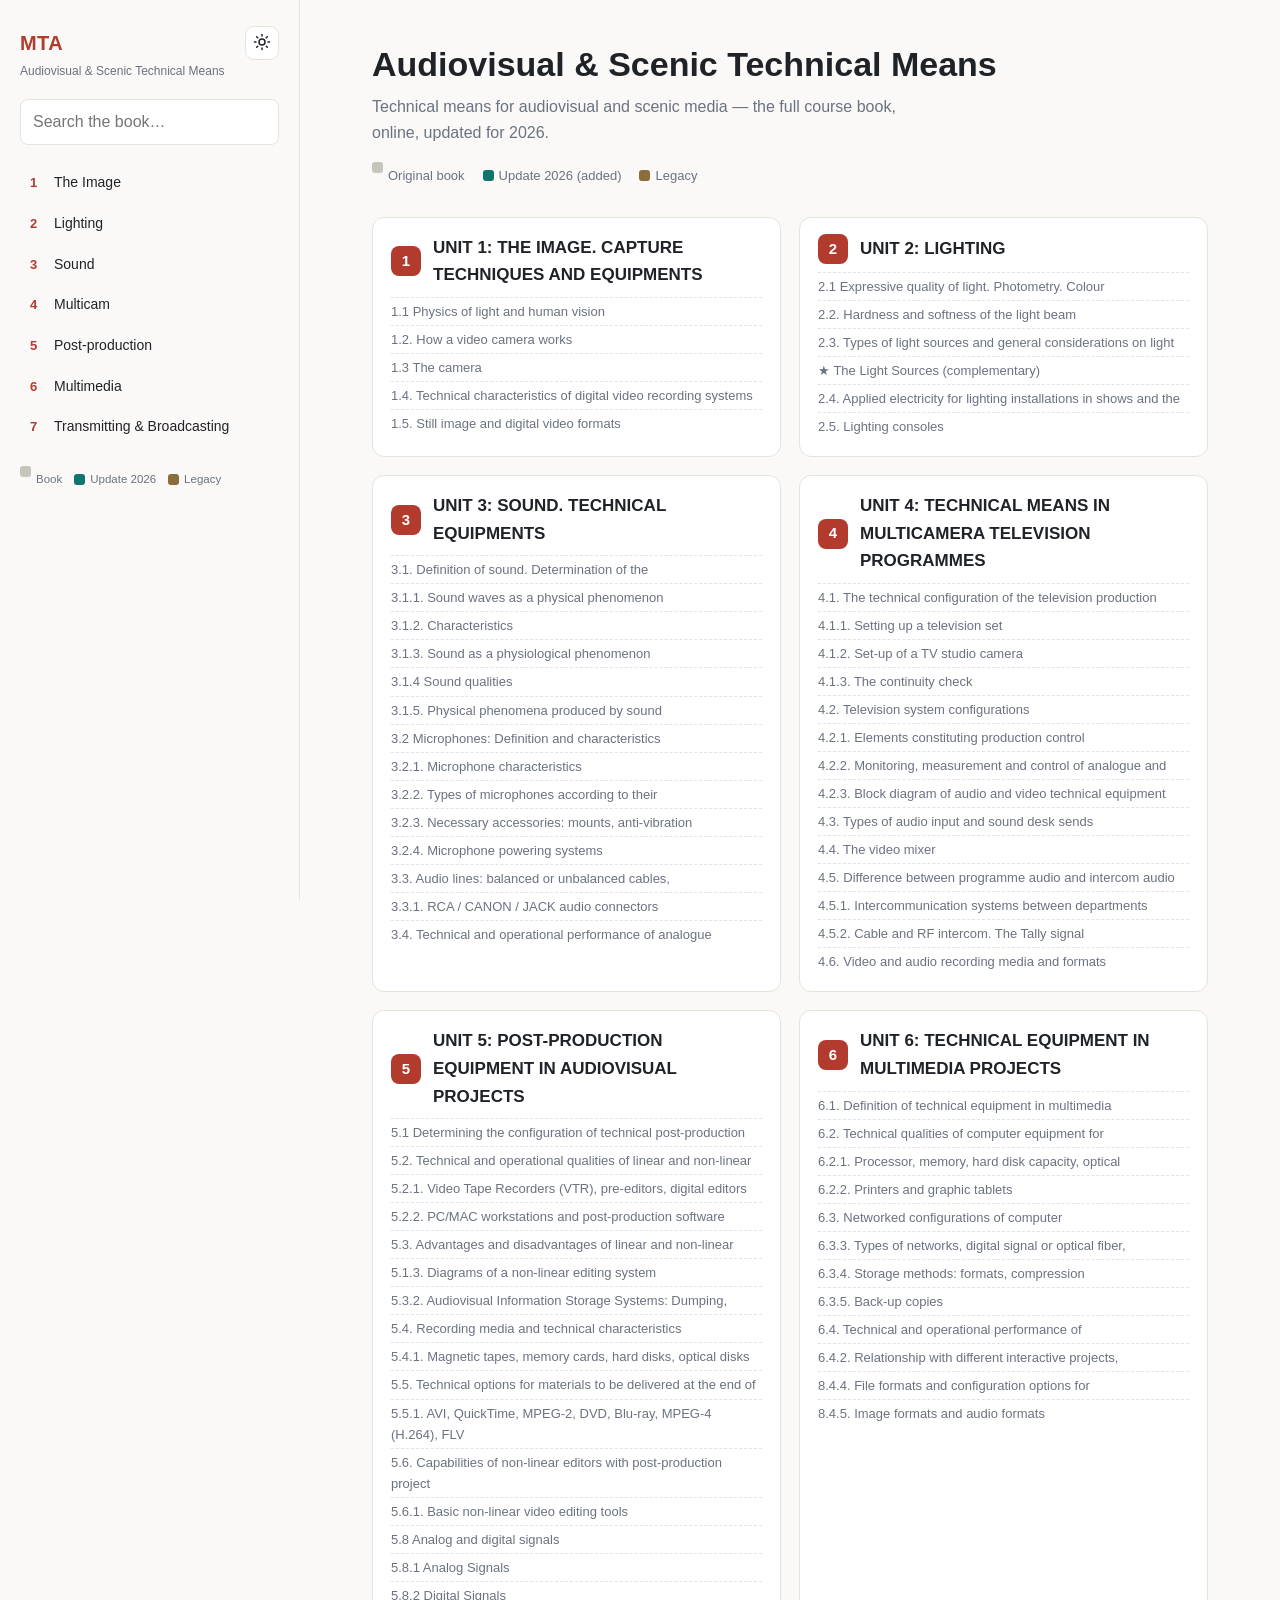
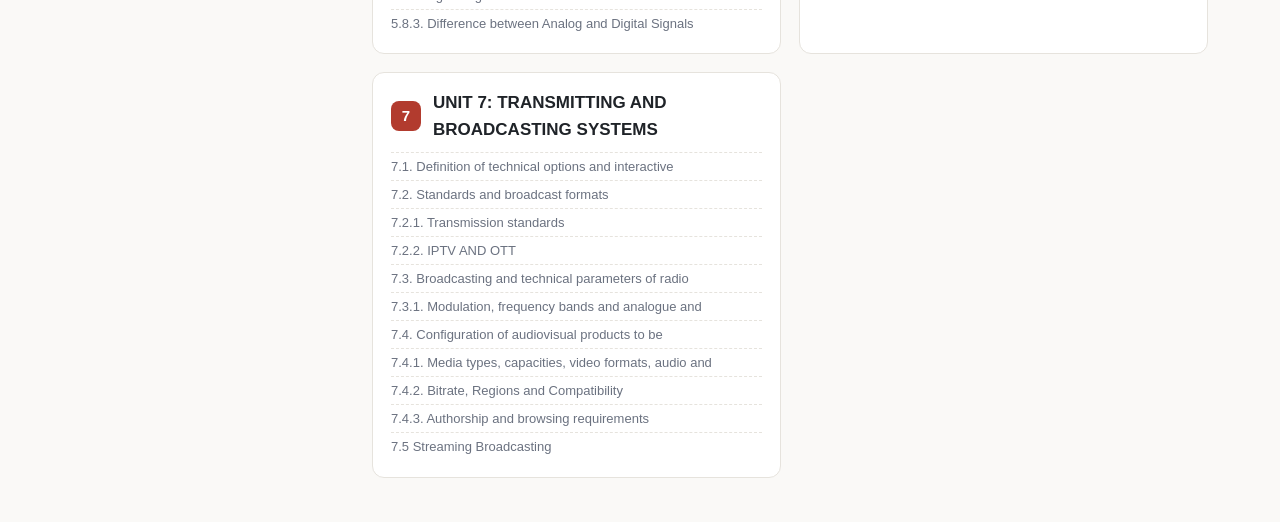
<file: docs/index.html>
<!doctype html><html lang="en"><head>
<meta charset="utf-8"><meta name="viewport" content="width=device-width,initial-scale=1">
<title>Contents — MTA</title>
<script>(function(){try{var t=localStorage.getItem('mta-theme');if(!t)t=matchMedia('(prefers-color-scheme: dark)').matches?'dark':'light';document.documentElement.setAttribute('data-theme',t);}catch(e){}})();</script>
<link rel="stylesheet" href="assets/style.css">
</head><body>
<div class="wrap">
<aside class="side">
  <div class="side-head">
    <a class="brand" href="index.html">MTA</a>
    <button id="theme-toggle" class="theme-toggle" aria-label="Light / dark"><span id="theme-icon"></span></button>
  </div>
  <div class="book">Audiovisual &amp; Scenic Technical Means</div>
  <div class="search"><input id="q" type="search" placeholder="Search the book…" autocomplete="off"><div id="results"></div></div>
  <nav class="units"><a href="unit1.html"><b>1</b> The Image</a>
<a href="unit2.html"><b>2</b> Lighting</a>
<a href="unit3.html"><b>3</b> Sound</a>
<a href="unit4.html"><b>4</b> Multicam</a>
<a href="unit5.html"><b>5</b> Post-production</a>
<a href="unit6.html"><b>6</b> Multimedia</a>
<a href="unit7.html"><b>7</b> Transmitting &amp; Broadcasting</a></nav>
  <div class="legend">
    <span><i class="dot book"></i>Book</span>
    <span><i class="dot upd"></i>Update 2026</span>
    <span><i class="dot leg"></i>Legacy</span>
  </div>
  <button id="editToggle" class="edit-toggle">✎ Edit photos</button>
</aside>
<main><header class='hero'><h1>Audiovisual &amp; Scenic Technical Means</h1><p class='sub'>Technical means for audiovisual and scenic media — the full course book, online, updated for 2026.</p><div class='legend big'><span><i class='dot book'></i>Original book</span><span><i class='dot upd'></i>Update 2026 (added)</span><span><i class='dot leg'></i>Legacy</span></div></header><section class='grid'><article class='card'><a class='card-h' href='unit1.html'><span class='num'>1</span><span>UNIT 1: THE IMAGE. CAPTURE TECHNIQUES AND EQUIPMENTS</span></a><ul><li><a href='unit1.html#1-1-physics-of-light-and-human-visi-n'>1.1 Physics of light and human vision</a></li><li><a href='unit1.html#1-2-how-a-video-camera-works'>1.2. How a video camera works</a></li><li><a href='unit1.html#1-3-the-camera'>1.3 The camera</a></li><li><a href='unit1.html#1-4-technical-characteristics-of-digital-video-r'>1.4. Technical characteristics of digital video recording systems</a></li><li><a href='unit1.html#1-5-still-image-and-digital-video-formats'>1.5. Still image and digital video formats</a></li></ul></article><article class='card'><a class='card-h' href='unit2.html'><span class='num'>2</span><span>UNIT 2: LIGHTING</span></a><ul><li><a href='unit2.html#2-1-expressive-quality-of-light-photometry-colou'>2.1 Expressive quality of light. Photometry. Colour</a></li><li><a href='unit2.html#2-2-hardness-and-softness-of-the-light-beam'>2.2. Hardness and softness of the light beam</a></li><li><a href='unit2.html#2-3-types-of-light-sources-and-general-considera'>2.3. Types of light sources and general considerations on light</a></li><li><a href='unit2.html#light-sources-deck'>★ The Light Sources (complementary)</a></li><li><a href='unit2.html#2-4-applied-electricity-for-lighting-installatio'>2.4. Applied electricity for lighting installations in shows and the</a></li><li><a href='unit2.html#2-5-lighting-consoles'>2.5. Lighting consoles</a></li></ul></article><article class='card'><a class='card-h' href='unit3.html'><span class='num'>3</span><span>UNIT 3: SOUND. TECHNICAL EQUIPMENTS</span></a><ul><li><a href='unit3.html#3-1-definition-of-sound-determination-of-the'>3.1. Definition of sound. Determination of the</a></li><li><a href='unit3.html#3-1-1-sound-waves-as-a-physical-phenomenon'>3.1.1. Sound waves as a physical phenomenon</a></li><li><a href='unit3.html#3-1-2-characteristics'>3.1.2. Characteristics</a></li><li><a href='unit3.html#3-1-3-sound-as-a-physiological-phenomenon'>3.1.3. Sound as a physiological phenomenon</a></li><li><a href='unit3.html#3-1-4-sound-qualities'>3.1.4 Sound qualities</a></li><li><a href='unit3.html#3-1-5-physical-phenomena-produced-by-sound'>3.1.5. Physical phenomena produced by sound</a></li><li><a href='unit3.html#3-2-microphones-definition-and-characteristics'>3.2 Microphones: Definition and characteristics</a></li><li><a href='unit3.html#3-2-1-microphone-characteristics'>3.2.1. Microphone characteristics</a></li><li><a href='unit3.html#3-2-2-types-of-microphones-according-to-their'>3.2.2. Types of microphones according to their</a></li><li><a href='unit3.html#3-2-3-necessary-accessories-mounts-anti-vibratio'>3.2.3. Necessary accessories: mounts, anti-vibration</a></li><li><a href='unit3.html#3-2-4-microphone-powering-systems'>3.2.4. Microphone powering systems</a></li><li><a href='unit3.html#3-3-audio-lines-balanced-or-unbalanced-cables'>3.3. Audio lines: balanced or unbalanced cables,</a></li><li><a href='unit3.html#3-3-1-rca-canon-jack-audio-connectors'>3.3.1. RCA / CANON / JACK audio connectors</a></li><li><a href='unit3.html#3-4-technical-and-operational-performance-of-ana'>3.4. Technical and operational performance of analogue</a></li></ul></article><article class='card'><a class='card-h' href='unit4.html'><span class='num'>4</span><span>UNIT 4: TECHNICAL MEANS IN MULTICAMERA TELEVISION PROGRAMMES</span></a><ul><li><a href='unit4.html#4-1-the-technical-configuration-of-the-televisio'>4.1. The technical configuration of the television production</a></li><li><a href='unit4.html#4-1-1-setting-up-a-television-set'>4.1.1. Setting up a television set</a></li><li><a href='unit4.html#4-1-2-set-up-of-a-tv-studio-camera'>4.1.2. Set-up of a TV studio camera</a></li><li><a href='unit4.html#4-1-3-the-continuity-check'>4.1.3. The continuity check</a></li><li><a href='unit4.html#4-2-television-system-configurations'>4.2. Television system configurations</a></li><li><a href='unit4.html#4-2-1-elements-constituting-production-control'>4.2.1. Elements constituting production control</a></li><li><a href='unit4.html#4-2-2-monitoring-measurement-and-control-of-anal'>4.2.2. Monitoring, measurement and control of analogue and</a></li><li><a href='unit4.html#4-2-3-block-diagram-of-audio-and-video-technical'>4.2.3. Block diagram of audio and video technical equipment</a></li><li><a href='unit4.html#4-3-types-of-audio-input-and-sound-desk-sends'>4.3. Types of audio input and sound desk sends</a></li><li><a href='unit4.html#4-4-the-video-mixer'>4.4. The video mixer</a></li><li><a href='unit4.html#4-5-difference-between-programme-audio-and-inter'>4.5. Difference between programme audio and intercom audio</a></li><li><a href='unit4.html#4-5-1-intercommunication-systems-between-departm'>4.5.1. Intercommunication systems between departments</a></li><li><a href='unit4.html#4-5-2-cable-and-rf-intercom-the-tally-signal'>4.5.2. Cable and RF intercom. The Tally signal</a></li><li><a href='unit4.html#4-6-video-and-audio-recording-media-and-formats'>4.6. Video and audio recording media and formats</a></li></ul></article><article class='card'><a class='card-h' href='unit5.html'><span class='num'>5</span><span>UNIT 5: POST-PRODUCTION EQUIPMENT IN AUDIOVISUAL PROJECTS</span></a><ul><li><a href='unit5.html#5-1-determining-the-configuration-of-technical-p'>5.1 Determining the configuration of technical post-production</a></li><li><a href='unit5.html#5-2-technical-and-operational-qualities-of-linea'>5.2. Technical and operational qualities of linear and non-linear</a></li><li><a href='unit5.html#5-2-1-video-tape-recorders-vtr-pre-editors-digit'>5.2.1. Video Tape Recorders (VTR), pre-editors, digital editors</a></li><li><a href='unit5.html#5-2-2-pc-mac-workstations-and-post-production-so'>5.2.2. PC/MAC workstations and post-production software</a></li><li><a href='unit5.html#5-3-advantages-and-disadvantages-of-linear-and-n'>5.3. Advantages and disadvantages of linear and non-linear</a></li><li><a href='unit5.html#5-1-3-diagrams-of-a-non-linear-editing-system'>5.1.3. Diagrams of a non-linear editing system</a></li><li><a href='unit5.html#5-3-2-audiovisual-information-storage-systems-du'>5.3.2. Audiovisual Information Storage Systems: Dumping,</a></li><li><a href='unit5.html#5-4-recording-media-and-technical-characteristic'>5.4. Recording media and technical characteristics</a></li><li><a href='unit5.html#5-4-1-magnetic-tapes-memory-cards-hard-disks-opt'>5.4.1. Magnetic tapes, memory cards, hard disks, optical disks</a></li><li><a href='unit5.html#5-5-technical-options-for-materials-to-be-delive'>5.5. Technical options for materials to be delivered at the end of</a></li><li><a href='unit5.html#5-5-1-avi-quicktime-mpeg-2-dvd-blu-ray-mpeg-4-h-'>5.5.1. AVI, QuickTime, MPEG-2, DVD, Blu-ray, MPEG-4 (H.264), FLV</a></li><li><a href='unit5.html#5-6-capabilities-of-non-linear-editors-with-post'>5.6. Capabilities of non-linear editors with post-production project</a></li><li><a href='unit5.html#5-6-1-basic-non-linear-video-editing-tools'>5.6.1. Basic non-linear video editing tools</a></li><li><a href='unit5.html#5-8-analog-and-digital-signals'>5.8 Analog and digital signals</a></li><li><a href='unit5.html#5-8-1-analog-signals'>5.8.1 Analog Signals</a></li><li><a href='unit5.html#5-8-2-digital-signals'>5.8.2 Digital Signals</a></li><li><a href='unit5.html#5-8-3-difference-between-analog-and-digital-sign'>5.8.3. Difference between Analog and Digital Signals</a></li></ul></article><article class='card'><a class='card-h' href='unit6.html'><span class='num'>6</span><span>UNIT 6: TECHNICAL EQUIPMENT IN MULTIMEDIA PROJECTS</span></a><ul><li><a href='unit6.html#6-1-definition-of-technical-equipment-in-multime'>6.1. Definition of technical equipment in multimedia</a></li><li><a href='unit6.html#6-2-technical-qualities-of-computer-equipment-fo'>6.2. Technical qualities of computer equipment for</a></li><li><a href='unit6.html#6-2-1-processor-memory-hard-disk-capacity-optica'>6.2.1. Processor, memory, hard disk capacity, optical</a></li><li><a href='unit6.html#6-2-2-printers-and-graphic-tablets'>6.2.2. Printers and graphic tablets</a></li><li><a href='unit6.html#6-3-networked-configurations-of-computer'>6.3. Networked configurations of computer</a></li><li><a href='unit6.html#6-3-3-types-of-networks-digital-signal-or-optica'>6.3.3. Types of networks, digital signal or optical fiber,</a></li><li><a href='unit6.html#6-3-4-storage-methods-formats-compression'>6.3.4. Storage methods: formats, compression</a></li><li><a href='unit6.html#6-3-5-back-up-copies'>6.3.5. Back-up copies</a></li><li><a href='unit6.html#6-4-technical-and-operational-performance-of'>6.4. Technical and operational performance of</a></li><li><a href='unit6.html#6-4-2-relationship-with-different-interactive-pr'>6.4.2. Relationship with different interactive projects,</a></li><li><a href='unit6.html#8-4-4-file-formats-and-configuration-options-for'>8.4.4. File formats and configuration options for</a></li><li><a href='unit6.html#8-4-5-image-formats-and-audio-formats'>8.4.5. Image formats and audio formats</a></li></ul></article><article class='card'><a class='card-h' href='unit7.html'><span class='num'>7</span><span>UNIT 7: TRANSMITTING AND BROADCASTING SYSTEMS</span></a><ul><li><a href='unit7.html#7-1-definition-of-technical-options-and-interact'>7.1. Definition of technical options and interactive</a></li><li><a href='unit7.html#7-2-standards-and-broadcast-formats'>7.2. Standards and broadcast formats</a></li><li><a href='unit7.html#7-2-1-transmission-standards'>7.2.1. Transmission standards</a></li><li><a href='unit7.html#7-2-2-iptv-and-ott'>7.2.2. IPTV AND OTT</a></li><li><a href='unit7.html#7-3-broadcasting-and-technical-parameters-of-rad'>7.3. Broadcasting and technical parameters of radio</a></li><li><a href='unit7.html#7-3-1-modulation-frequency-bands-and-analogue-an'>7.3.1. Modulation, frequency bands and analogue and</a></li><li><a href='unit7.html#7-4-configuration-of-audiovisual-products-to-be'>7.4. Configuration of audiovisual products to be</a></li><li><a href='unit7.html#7-4-1-media-types-capacities-video-formats-audio'>7.4.1. Media types, capacities, video formats, audio and</a></li><li><a href='unit7.html#7-4-2-bitrate-regions-and-compatibility'>7.4.2. Bitrate, Regions and Compatibility</a></li><li><a href='unit7.html#7-4-3-authorship-and-browsing-requirements'>7.4.3. Authorship and browsing requirements</a></li><li><a href='unit7.html#7-5-streaming-broadcasting'>7.5 Streaming Broadcasting</a></li></ul></article></section></main>

</div>
<aside id="edits-panel" class="edits-panel">
  <div class="edits-head">Photo edits (<span id="edits-count">0</span>)</div>
  <div class="pub-row">
    <button id="edits-publish" class="pub">Publish to web</button>
    <button id="edits-token" class="tok">Set GitHub token…</button>
    <button id="edits-export" class="tok">Export JSON</button>
  </div>
  <p id="pub-status" class="pub-status"></p>
  <div id="edits-list"></div>
  <p class="muted small">“Publish to web” commits your photo changes straight to the site (rebuilds in ~1 min). The token stays only in this browser. “Export JSON” just downloads the edits.</p>
</aside>
<script src="assets/theme.js" defer></script>
<script src="assets/search.js" defer></script>
<script src="assets/editor.js" defer></script>
<!-- Panel: contador de visitas (sin cookies, sin IP) -->
<script>fetch('https://panel.cinemafilmak.com/px?s=mta&e=view',{mode:'no-cors'}).catch(()=>{})</script>
</body></html>
</file>
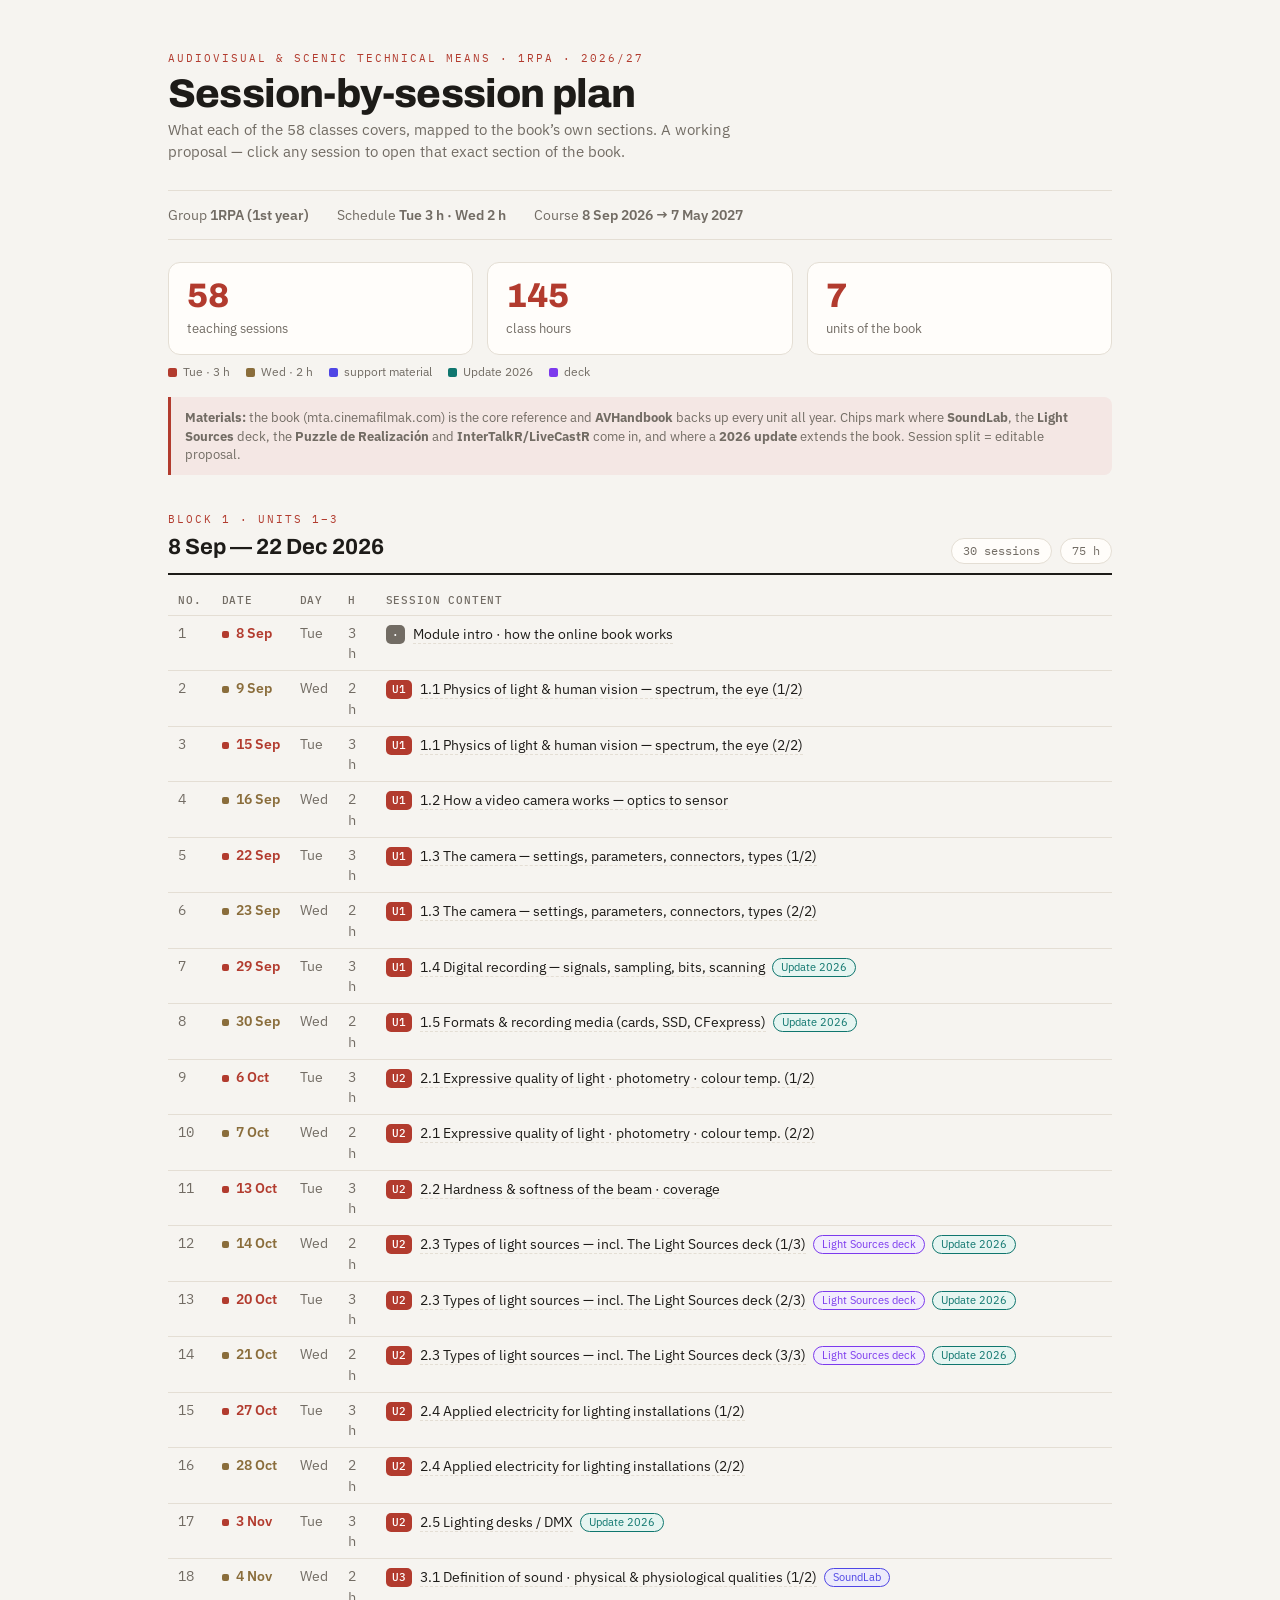
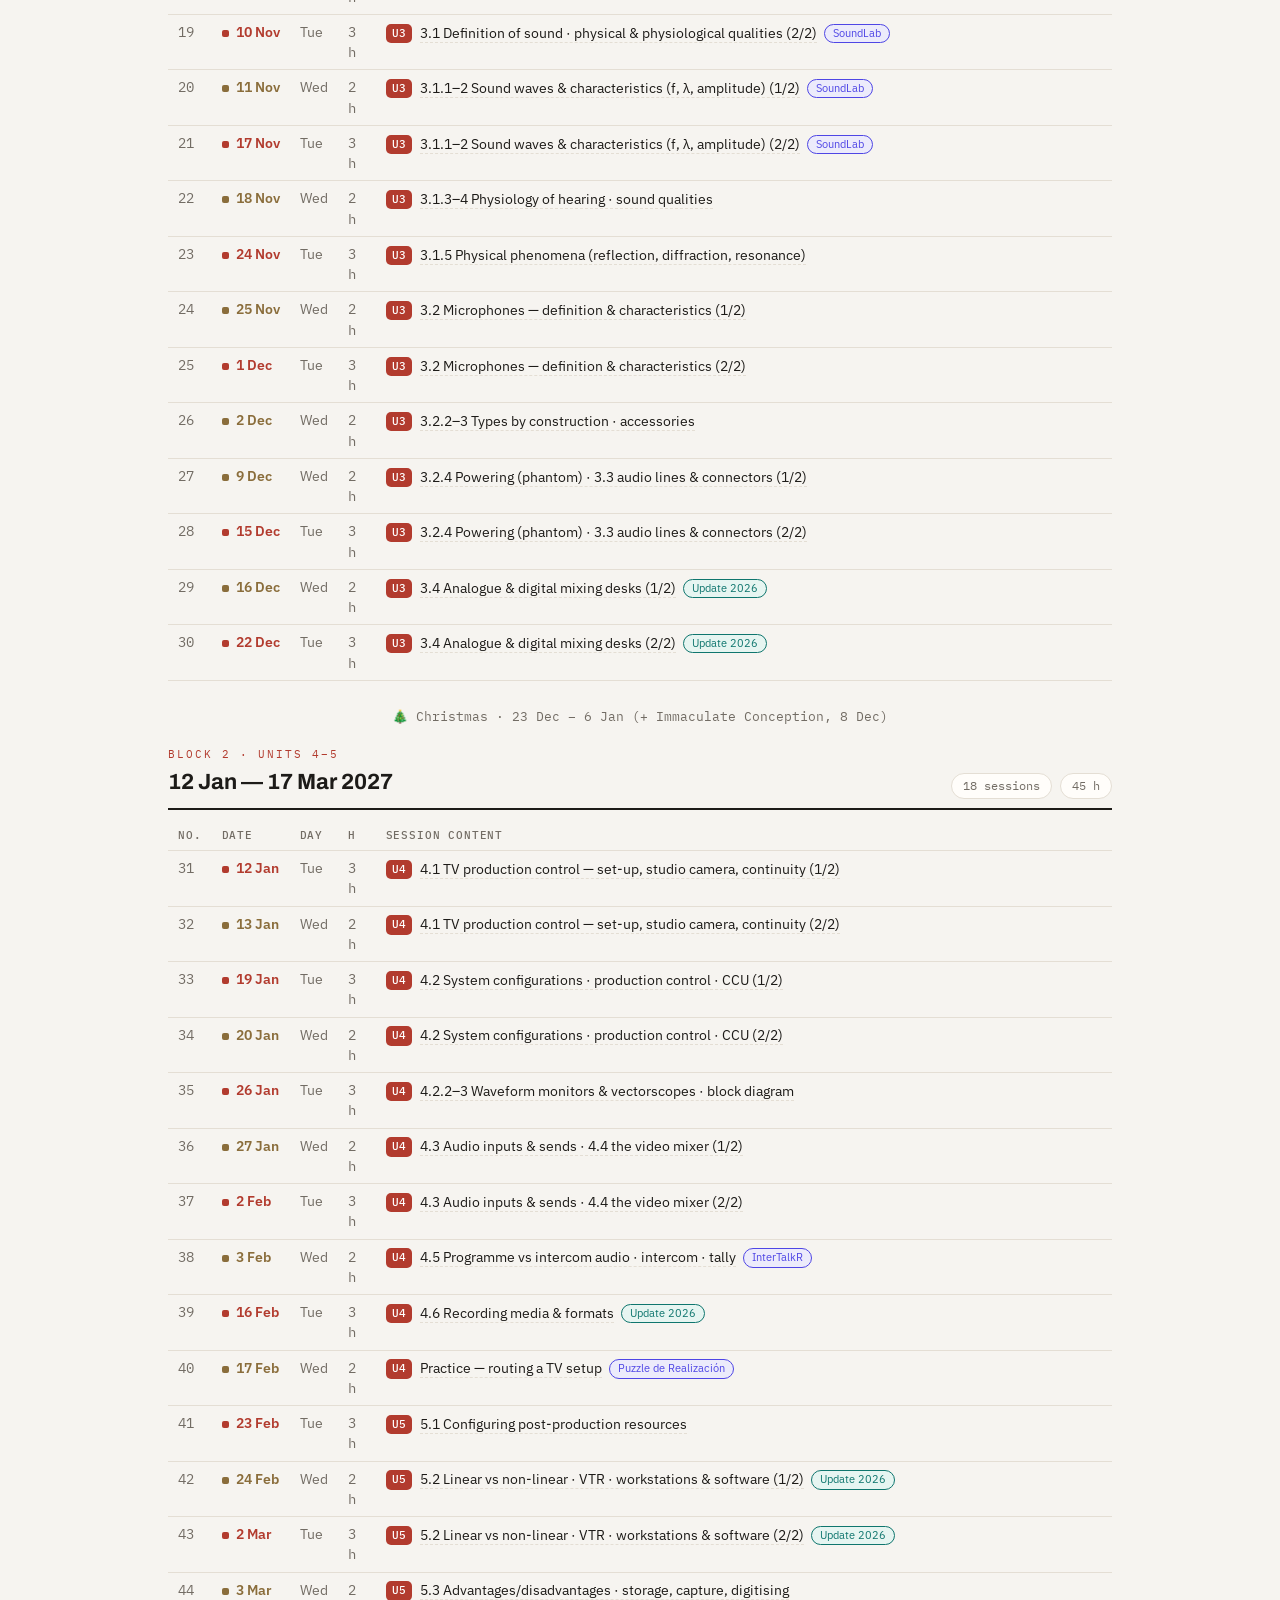
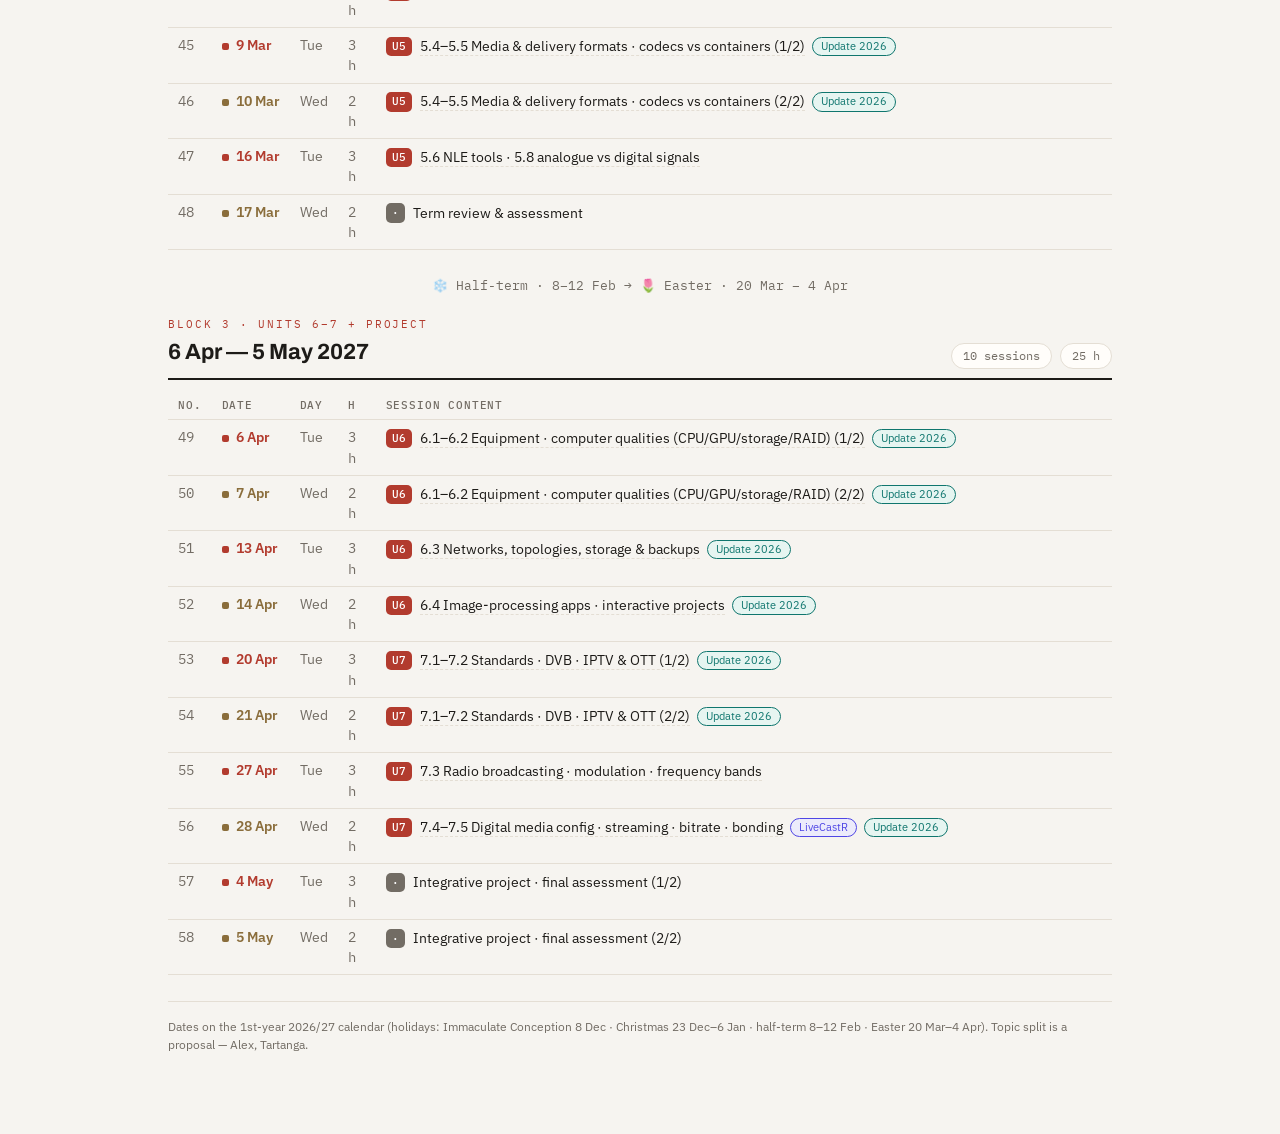
<file: docs/admin/index.html>
<!doctype html><html lang="en"><head>
<meta charset="utf-8"><meta name="viewport" content="width=device-width,initial-scale=1">
<script>(function(){try{var t=localStorage.getItem('mta-theme');if(!t)t=matchMedia('(prefers-color-scheme: dark)').matches?'dark':'light';document.documentElement.setAttribute('data-theme',t);}catch(e){}})();</script>
<title>MTA Session Plan 26/27</title>
<style>
@import url('https://fonts.googleapis.com/css2?family=Archivo:wght@600;700;800&family=IBM+Plex+Sans:wght@400;500;600&family=IBM+Plex+Mono:wght@500&display=swap');
:root{--paper:#f6f4f0;--ink:#1d1b18;--muted:#726c64;--line:#e4ded4;--card:#fffdfa;
 --accent:#b23b2e;--accent-soft:#f4e7e4;--support:#4f46e5;--support-soft:#ecebfb;
 --upd:#0f766e;--upd-soft:#e6f5f1;--deck:#7c3aed;--deck-soft:#f2ecfd;--ma:#b23b2e;--mi:#8a6d3b;}
@media (prefers-color-scheme:dark){:root:not([data-theme="light"]){--paper:#151619;--ink:#ece7df;
 --muted:#9a938a;--line:#2a2c30;--card:#1e2024;--accent:#dd6450;--accent-soft:#2c1e1b;
 --support:#8f8bf6;--support-soft:#20213a;--upd:#2dd4bf;--upd-soft:#10241f;--deck:#a78bfa;
 --deck-soft:#221c33;--ma:#dd6450;--mi:#c8a76a;}}
:root[data-theme="dark"]{--paper:#151619;--ink:#ece7df;--muted:#9a938a;--line:#2a2c30;--card:#1e2024;
 --accent:#dd6450;--accent-soft:#2c1e1b;--support:#8f8bf6;--support-soft:#20213a;--upd:#2dd4bf;
 --upd-soft:#10241f;--deck:#a78bfa;--deck-soft:#221c33;--ma:#dd6450;--mi:#c8a76a;}
*{box-sizing:border-box}
body{margin:0;background:var(--paper);color:var(--ink);font-family:"IBM Plex Sans",system-ui,sans-serif;
 line-height:1.5;-webkit-font-smoothing:antialiased}
.doc{max-width:1000px;margin:0 auto;padding:44px 28px 80px}
.eyebrow{font-family:"IBM Plex Mono",monospace;font-size:11px;letter-spacing:.18em;text-transform:uppercase;color:var(--accent)}
h1{font-family:"Archivo",sans-serif;font-weight:800;font-size:40px;line-height:1.02;margin:6px 0 4px;letter-spacing:-.02em;text-wrap:balance}
.sub{color:var(--muted);font-size:15px;margin:0 0 26px;max-width:66ch}
.meta{display:flex;flex-wrap:wrap;gap:10px 28px;padding:14px 0;border-top:1px solid var(--line);border-bottom:1px solid var(--line);font-size:13.5px}
.meta b{font-weight:600}.meta span{color:var(--muted)}
.tiles{display:grid;grid-template-columns:repeat(3,1fr);gap:14px;margin:22px 0 8px}
.tile{background:var(--card);border:1px solid var(--line);border-radius:12px;padding:16px 18px}
.tile .num{font-family:"Archivo",sans-serif;font-weight:800;font-size:34px;line-height:1;color:var(--accent);font-variant-numeric:tabular-nums}
.tile .lab{font-size:12.5px;color:var(--muted);margin-top:6px}
.note{font-size:12.5px;color:var(--muted);margin:16px 0 30px;padding:11px 14px;border-left:3px solid var(--accent);background:var(--accent-soft);border-radius:0 8px 8px 0}
.block{margin:0 0 26px}
.bhead{display:flex;justify-content:space-between;align-items:flex-end;gap:16px;margin:14px 0 12px;padding-bottom:9px;border-bottom:2px solid var(--ink)}
.bhead h2{font-family:"Archivo",sans-serif;font-weight:700;font-size:22px;margin:2px 0 0}
.btotals{display:flex;gap:8px;flex-wrap:wrap;font-family:"IBM Plex Mono",monospace;font-size:12px}
.btotals span{background:var(--card);border:1px solid var(--line);border-radius:20px;padding:3px 11px;color:var(--muted)}
table.ses{width:100%;border-collapse:collapse;font-size:13.5px}
table.ses th{text-align:left;font-family:"IBM Plex Mono",monospace;font-size:10.5px;text-transform:uppercase;letter-spacing:.08em;color:var(--muted);font-weight:500;padding:6px 10px;border-bottom:1px solid var(--line)}
table.ses td{padding:7px 10px;border-bottom:1px solid var(--line);font-variant-numeric:tabular-nums;vertical-align:baseline}
td.n{font-family:"IBM Plex Mono",monospace;color:var(--muted);width:38px}
td.fecha{font-weight:600;width:78px;white-space:nowrap}
td.dia{color:var(--muted);width:44px}
td.h{font-family:"IBM Plex Mono",monospace;width:38px;color:var(--muted)}
td.cont{line-height:1.45}
tr.ma td.fecha{color:var(--ma)}tr.mi td.fecha{color:var(--mi)}
tr.ma td.fecha::before,tr.mi td.fecha::before{content:"";display:inline-block;width:7px;height:7px;border-radius:2px;margin-right:7px;vertical-align:middle}
tr.ma td.fecha::before{background:var(--ma)}tr.mi td.fecha::before{background:var(--mi)}
.badge{display:inline-block;font-family:"IBM Plex Mono",monospace;font-size:10.5px;font-weight:500;color:#fff;background:var(--accent);border-radius:5px;padding:2px 6px;margin-right:8px;vertical-align:middle}
.badge.rev{background:var(--muted)}
.topic{vertical-align:middle}
a.topic-link{color:inherit;text-decoration:none;border-bottom:1px dashed var(--line);transition:color .12s}
a.topic-link:hover{color:var(--accent);border-bottom-color:var(--accent)}
.rowchip{display:inline-block;font-size:10.5px;border-radius:20px;padding:1px 8px;margin-left:7px;vertical-align:middle;white-space:nowrap;border:1px solid}
.rowchip.mat{color:var(--support);background:var(--support-soft);border-color:var(--support)}
.rowchip.upd{color:var(--upd);background:var(--upd-soft);border-color:var(--upd)}
.rowchip.deck{color:var(--deck);background:var(--deck-soft);border-color:var(--deck)}
.fest{margin:12px 0 6px;font-size:13px;color:var(--muted);text-align:center;font-family:"IBM Plex Mono",monospace}
.legwrap{display:flex;gap:16px;flex-wrap:wrap;font-size:12px;color:var(--muted);margin:8px 0 0}
.legwrap i{display:inline-block;width:9px;height:9px;border-radius:2px;margin-right:6px;vertical-align:middle}
footer{margin-top:26px;padding-top:16px;border-top:1px solid var(--line);font-size:12px;color:var(--muted)}
@media(max-width:680px){.tiles{grid-template-columns:1fr 1fr}h1{font-size:30px}
 td.dia,th:nth-child(3){display:none}.rowchip{margin-left:0;margin-top:3px}}
@media print{:root{--paper:#fff;--card:#fff;--ink:#000;--muted:#444;--line:#ccc;--accent-soft:#fff}
 .doc{max-width:none;padding:0}.block{break-inside:auto}tr{break-inside:avoid}}
</style>
</head><body>
<div class="doc"><span class="eyebrow">Audiovisual &amp; Scenic Technical Means · 1RPA · 2026/27</span><h1>Session-by-session plan</h1><p class="sub">What each of the 58 classes covers, mapped to the book’s own sections. A working proposal — click any session to open that exact section of the book.</p><div class="meta"><span>Group <b>1RPA (1st year)</b></span><span>Schedule <b>Tue 3 h · Wed 2 h</b></span><span>Course <b>8 Sep 2026 → 7 May 2027</b></span></div><div class="tiles"><div class="tile"><div class="num">58</div><div class="lab">teaching sessions</div></div><div class="tile"><div class="num">145</div><div class="lab">class hours</div></div><div class="tile"><div class="num">7</div><div class="lab">units of the book</div></div></div><div class="legwrap"><span><i style="background:var(--ma)"></i>Tue · 3 h</span><span><i style="background:var(--mi)"></i>Wed · 2 h</span><span><i style="background:var(--support)"></i>support material</span><span><i style="background:var(--upd)"></i>Update 2026</span><span><i style="background:var(--deck)"></i>deck</span></div><p class="note"><b>Materials:</b> the book (mta.cinemafilmak.com) is the core reference and <b>AVHandbook</b> backs up every unit all year. Chips mark where <b>SoundLab</b>, the <b>Light Sources</b> deck, the <b>Puzzle de Realización</b> and <b>InterTalkR/LiveCastR</b> come in, and where a <b>2026 update</b> extends the book. Session split = editable proposal.</p><section class="block">
  <header class="bhead"><div><span class="eyebrow">Block 1 · Units 1–3</span><h2>8 Sep — 22 Dec 2026</h2></div>
  <div class="btotals"><span>30 sessions</span><span>75 h</span></div></header>
  <table class="ses"><thead><tr><th>No.</th><th>Date</th><th>Day</th><th>h</th><th>Session content</th></tr></thead>
  <tbody><tr class="ma"><td class="n">1</td><td class="fecha">8 Sep</td><td class="dia">Tue</td><td class="h">3 h</td><td class="cont"><span class="badge rev">·</span><a class="topic topic-link" href="https://mta.cinemafilmak.com/index.html" target="_blank" rel="noopener">Module intro · how the online book works</a></td></tr>
<tr class="mi"><td class="n">2</td><td class="fecha">9 Sep</td><td class="dia">Wed</td><td class="h">2 h</td><td class="cont"><span class="badge">U1</span><a class="topic topic-link" href="https://mta.cinemafilmak.com/unit1.html#1-1-physics-of-light-and-human-visi-n" target="_blank" rel="noopener">1.1 Physics of light & human vision — spectrum, the eye (1/2)</a></td></tr>
<tr class="ma"><td class="n">3</td><td class="fecha">15 Sep</td><td class="dia">Tue</td><td class="h">3 h</td><td class="cont"><span class="badge">U1</span><a class="topic topic-link" href="https://mta.cinemafilmak.com/unit1.html#1-1-physics-of-light-and-human-visi-n" target="_blank" rel="noopener">1.1 Physics of light & human vision — spectrum, the eye (2/2)</a></td></tr>
<tr class="mi"><td class="n">4</td><td class="fecha">16 Sep</td><td class="dia">Wed</td><td class="h">2 h</td><td class="cont"><span class="badge">U1</span><a class="topic topic-link" href="https://mta.cinemafilmak.com/unit1.html#1-2-how-a-video-camera-works" target="_blank" rel="noopener">1.2 How a video camera works — optics to sensor</a></td></tr>
<tr class="ma"><td class="n">5</td><td class="fecha">22 Sep</td><td class="dia">Tue</td><td class="h">3 h</td><td class="cont"><span class="badge">U1</span><a class="topic topic-link" href="https://mta.cinemafilmak.com/unit1.html#1-3-the-camera" target="_blank" rel="noopener">1.3 The camera — settings, parameters, connectors, types (1/2)</a></td></tr>
<tr class="mi"><td class="n">6</td><td class="fecha">23 Sep</td><td class="dia">Wed</td><td class="h">2 h</td><td class="cont"><span class="badge">U1</span><a class="topic topic-link" href="https://mta.cinemafilmak.com/unit1.html#1-3-the-camera" target="_blank" rel="noopener">1.3 The camera — settings, parameters, connectors, types (2/2)</a></td></tr>
<tr class="ma"><td class="n">7</td><td class="fecha">29 Sep</td><td class="dia">Tue</td><td class="h">3 h</td><td class="cont"><span class="badge">U1</span><a class="topic topic-link" href="https://mta.cinemafilmak.com/unit1.html#1-4-technical-characteristics-of-digital-video-r" target="_blank" rel="noopener">1.4 Digital recording — signals, sampling, bits, scanning</a><span class="rowchip upd">Update 2026</span></td></tr>
<tr class="mi"><td class="n">8</td><td class="fecha">30 Sep</td><td class="dia">Wed</td><td class="h">2 h</td><td class="cont"><span class="badge">U1</span><a class="topic topic-link" href="https://mta.cinemafilmak.com/unit1.html#1-5-still-image-and-digital-video-formats" target="_blank" rel="noopener">1.5 Formats & recording media (cards, SSD, CFexpress)</a><span class="rowchip upd">Update 2026</span></td></tr>
<tr class="ma"><td class="n">9</td><td class="fecha">6 Oct</td><td class="dia">Tue</td><td class="h">3 h</td><td class="cont"><span class="badge">U2</span><a class="topic topic-link" href="https://mta.cinemafilmak.com/unit2.html#2-1-expressive-quality-of-light-photometry-colou" target="_blank" rel="noopener">2.1 Expressive quality of light · photometry · colour temp. (1/2)</a></td></tr>
<tr class="mi"><td class="n">10</td><td class="fecha">7 Oct</td><td class="dia">Wed</td><td class="h">2 h</td><td class="cont"><span class="badge">U2</span><a class="topic topic-link" href="https://mta.cinemafilmak.com/unit2.html#2-1-expressive-quality-of-light-photometry-colou" target="_blank" rel="noopener">2.1 Expressive quality of light · photometry · colour temp. (2/2)</a></td></tr>
<tr class="ma"><td class="n">11</td><td class="fecha">13 Oct</td><td class="dia">Tue</td><td class="h">3 h</td><td class="cont"><span class="badge">U2</span><a class="topic topic-link" href="https://mta.cinemafilmak.com/unit2.html#2-2-hardness-and-softness-of-the-light-beam" target="_blank" rel="noopener">2.2 Hardness & softness of the beam · coverage</a></td></tr>
<tr class="mi"><td class="n">12</td><td class="fecha">14 Oct</td><td class="dia">Wed</td><td class="h">2 h</td><td class="cont"><span class="badge">U2</span><a class="topic topic-link" href="https://mta.cinemafilmak.com/unit2.html#2-3-types-of-light-sources-and-general-considera" target="_blank" rel="noopener">2.3 Types of light sources — incl. The Light Sources deck (1/3)</a><span class="rowchip deck">Light Sources deck</span><span class="rowchip upd">Update 2026</span></td></tr>
<tr class="ma"><td class="n">13</td><td class="fecha">20 Oct</td><td class="dia">Tue</td><td class="h">3 h</td><td class="cont"><span class="badge">U2</span><a class="topic topic-link" href="https://mta.cinemafilmak.com/unit2.html#2-3-types-of-light-sources-and-general-considera" target="_blank" rel="noopener">2.3 Types of light sources — incl. The Light Sources deck (2/3)</a><span class="rowchip deck">Light Sources deck</span><span class="rowchip upd">Update 2026</span></td></tr>
<tr class="mi"><td class="n">14</td><td class="fecha">21 Oct</td><td class="dia">Wed</td><td class="h">2 h</td><td class="cont"><span class="badge">U2</span><a class="topic topic-link" href="https://mta.cinemafilmak.com/unit2.html#2-3-types-of-light-sources-and-general-considera" target="_blank" rel="noopener">2.3 Types of light sources — incl. The Light Sources deck (3/3)</a><span class="rowchip deck">Light Sources deck</span><span class="rowchip upd">Update 2026</span></td></tr>
<tr class="ma"><td class="n">15</td><td class="fecha">27 Oct</td><td class="dia">Tue</td><td class="h">3 h</td><td class="cont"><span class="badge">U2</span><a class="topic topic-link" href="https://mta.cinemafilmak.com/unit2.html#2-4-applied-electricity-for-lighting-installatio" target="_blank" rel="noopener">2.4 Applied electricity for lighting installations (1/2)</a></td></tr>
<tr class="mi"><td class="n">16</td><td class="fecha">28 Oct</td><td class="dia">Wed</td><td class="h">2 h</td><td class="cont"><span class="badge">U2</span><a class="topic topic-link" href="https://mta.cinemafilmak.com/unit2.html#2-4-applied-electricity-for-lighting-installatio" target="_blank" rel="noopener">2.4 Applied electricity for lighting installations (2/2)</a></td></tr>
<tr class="ma"><td class="n">17</td><td class="fecha">3 Nov</td><td class="dia">Tue</td><td class="h">3 h</td><td class="cont"><span class="badge">U2</span><a class="topic topic-link" href="https://mta.cinemafilmak.com/unit2.html#2-5-lighting-consoles" target="_blank" rel="noopener">2.5 Lighting desks / DMX</a><span class="rowchip upd">Update 2026</span></td></tr>
<tr class="mi"><td class="n">18</td><td class="fecha">4 Nov</td><td class="dia">Wed</td><td class="h">2 h</td><td class="cont"><span class="badge">U3</span><a class="topic topic-link" href="https://mta.cinemafilmak.com/unit3.html#3-1-definition-of-sound-determination-of-the" target="_blank" rel="noopener">3.1 Definition of sound · physical & physiological qualities (1/2)</a><span class="rowchip mat">SoundLab</span></td></tr>
<tr class="ma"><td class="n">19</td><td class="fecha">10 Nov</td><td class="dia">Tue</td><td class="h">3 h</td><td class="cont"><span class="badge">U3</span><a class="topic topic-link" href="https://mta.cinemafilmak.com/unit3.html#3-1-definition-of-sound-determination-of-the" target="_blank" rel="noopener">3.1 Definition of sound · physical & physiological qualities (2/2)</a><span class="rowchip mat">SoundLab</span></td></tr>
<tr class="mi"><td class="n">20</td><td class="fecha">11 Nov</td><td class="dia">Wed</td><td class="h">2 h</td><td class="cont"><span class="badge">U3</span><a class="topic topic-link" href="https://mta.cinemafilmak.com/unit3.html#3-1-1-sound-waves-as-a-physical-phenomenon" target="_blank" rel="noopener">3.1.1–2 Sound waves & characteristics (f, λ, amplitude) (1/2)</a><span class="rowchip mat">SoundLab</span></td></tr>
<tr class="ma"><td class="n">21</td><td class="fecha">17 Nov</td><td class="dia">Tue</td><td class="h">3 h</td><td class="cont"><span class="badge">U3</span><a class="topic topic-link" href="https://mta.cinemafilmak.com/unit3.html#3-1-1-sound-waves-as-a-physical-phenomenon" target="_blank" rel="noopener">3.1.1–2 Sound waves & characteristics (f, λ, amplitude) (2/2)</a><span class="rowchip mat">SoundLab</span></td></tr>
<tr class="mi"><td class="n">22</td><td class="fecha">18 Nov</td><td class="dia">Wed</td><td class="h">2 h</td><td class="cont"><span class="badge">U3</span><a class="topic topic-link" href="https://mta.cinemafilmak.com/unit3.html#3-1-3-sound-as-a-physiological-phenomenon" target="_blank" rel="noopener">3.1.3–4 Physiology of hearing · sound qualities</a></td></tr>
<tr class="ma"><td class="n">23</td><td class="fecha">24 Nov</td><td class="dia">Tue</td><td class="h">3 h</td><td class="cont"><span class="badge">U3</span><a class="topic topic-link" href="https://mta.cinemafilmak.com/unit3.html#3-1-5-physical-phenomena-produced-by-sound" target="_blank" rel="noopener">3.1.5 Physical phenomena (reflection, diffraction, resonance)</a></td></tr>
<tr class="mi"><td class="n">24</td><td class="fecha">25 Nov</td><td class="dia">Wed</td><td class="h">2 h</td><td class="cont"><span class="badge">U3</span><a class="topic topic-link" href="https://mta.cinemafilmak.com/unit3.html#3-2-microphones-definition-and-characteristics" target="_blank" rel="noopener">3.2 Microphones — definition & characteristics (1/2)</a></td></tr>
<tr class="ma"><td class="n">25</td><td class="fecha">1 Dec</td><td class="dia">Tue</td><td class="h">3 h</td><td class="cont"><span class="badge">U3</span><a class="topic topic-link" href="https://mta.cinemafilmak.com/unit3.html#3-2-microphones-definition-and-characteristics" target="_blank" rel="noopener">3.2 Microphones — definition & characteristics (2/2)</a></td></tr>
<tr class="mi"><td class="n">26</td><td class="fecha">2 Dec</td><td class="dia">Wed</td><td class="h">2 h</td><td class="cont"><span class="badge">U3</span><a class="topic topic-link" href="https://mta.cinemafilmak.com/unit3.html#3-2-2-types-of-microphones-according-to-their" target="_blank" rel="noopener">3.2.2–3 Types by construction · accessories</a></td></tr>
<tr class="mi"><td class="n">27</td><td class="fecha">9 Dec</td><td class="dia">Wed</td><td class="h">2 h</td><td class="cont"><span class="badge">U3</span><a class="topic topic-link" href="https://mta.cinemafilmak.com/unit3.html#3-2-4-microphone-powering-systems" target="_blank" rel="noopener">3.2.4 Powering (phantom) · 3.3 audio lines & connectors (1/2)</a></td></tr>
<tr class="ma"><td class="n">28</td><td class="fecha">15 Dec</td><td class="dia">Tue</td><td class="h">3 h</td><td class="cont"><span class="badge">U3</span><a class="topic topic-link" href="https://mta.cinemafilmak.com/unit3.html#3-2-4-microphone-powering-systems" target="_blank" rel="noopener">3.2.4 Powering (phantom) · 3.3 audio lines & connectors (2/2)</a></td></tr>
<tr class="mi"><td class="n">29</td><td class="fecha">16 Dec</td><td class="dia">Wed</td><td class="h">2 h</td><td class="cont"><span class="badge">U3</span><a class="topic topic-link" href="https://mta.cinemafilmak.com/unit3.html#3-4-technical-and-operational-performance-of-ana" target="_blank" rel="noopener">3.4 Analogue & digital mixing desks (1/2)</a><span class="rowchip upd">Update 2026</span></td></tr>
<tr class="ma"><td class="n">30</td><td class="fecha">22 Dec</td><td class="dia">Tue</td><td class="h">3 h</td><td class="cont"><span class="badge">U3</span><a class="topic topic-link" href="https://mta.cinemafilmak.com/unit3.html#3-4-technical-and-operational-performance-of-ana" target="_blank" rel="noopener">3.4 Analogue & digital mixing desks (2/2)</a><span class="rowchip upd">Update 2026</span></td></tr></tbody></table></section><p class="fest">🎄 Christmas · 23 Dec – 6 Jan  (+ Immaculate Conception, 8 Dec)</p><section class="block">
  <header class="bhead"><div><span class="eyebrow">Block 2 · Units 4–5</span><h2>12 Jan — 17 Mar 2027</h2></div>
  <div class="btotals"><span>18 sessions</span><span>45 h</span></div></header>
  <table class="ses"><thead><tr><th>No.</th><th>Date</th><th>Day</th><th>h</th><th>Session content</th></tr></thead>
  <tbody><tr class="ma"><td class="n">31</td><td class="fecha">12 Jan</td><td class="dia">Tue</td><td class="h">3 h</td><td class="cont"><span class="badge">U4</span><a class="topic topic-link" href="https://mta.cinemafilmak.com/unit4.html#4-1-the-technical-configuration-of-the-televisio" target="_blank" rel="noopener">4.1 TV production control — set-up, studio camera, continuity (1/2)</a></td></tr>
<tr class="mi"><td class="n">32</td><td class="fecha">13 Jan</td><td class="dia">Wed</td><td class="h">2 h</td><td class="cont"><span class="badge">U4</span><a class="topic topic-link" href="https://mta.cinemafilmak.com/unit4.html#4-1-the-technical-configuration-of-the-televisio" target="_blank" rel="noopener">4.1 TV production control — set-up, studio camera, continuity (2/2)</a></td></tr>
<tr class="ma"><td class="n">33</td><td class="fecha">19 Jan</td><td class="dia">Tue</td><td class="h">3 h</td><td class="cont"><span class="badge">U4</span><a class="topic topic-link" href="https://mta.cinemafilmak.com/unit4.html#4-2-television-system-configurations" target="_blank" rel="noopener">4.2 System configurations · production control · CCU (1/2)</a></td></tr>
<tr class="mi"><td class="n">34</td><td class="fecha">20 Jan</td><td class="dia">Wed</td><td class="h">2 h</td><td class="cont"><span class="badge">U4</span><a class="topic topic-link" href="https://mta.cinemafilmak.com/unit4.html#4-2-television-system-configurations" target="_blank" rel="noopener">4.2 System configurations · production control · CCU (2/2)</a></td></tr>
<tr class="ma"><td class="n">35</td><td class="fecha">26 Jan</td><td class="dia">Tue</td><td class="h">3 h</td><td class="cont"><span class="badge">U4</span><a class="topic topic-link" href="https://mta.cinemafilmak.com/unit4.html#4-2-2-monitoring-measurement-and-control-of-anal" target="_blank" rel="noopener">4.2.2–3 Waveform monitors & vectorscopes · block diagram</a></td></tr>
<tr class="mi"><td class="n">36</td><td class="fecha">27 Jan</td><td class="dia">Wed</td><td class="h">2 h</td><td class="cont"><span class="badge">U4</span><a class="topic topic-link" href="https://mta.cinemafilmak.com/unit4.html#4-3-types-of-audio-input-and-sound-desk-sends" target="_blank" rel="noopener">4.3 Audio inputs & sends · 4.4 the video mixer (1/2)</a></td></tr>
<tr class="ma"><td class="n">37</td><td class="fecha">2 Feb</td><td class="dia">Tue</td><td class="h">3 h</td><td class="cont"><span class="badge">U4</span><a class="topic topic-link" href="https://mta.cinemafilmak.com/unit4.html#4-3-types-of-audio-input-and-sound-desk-sends" target="_blank" rel="noopener">4.3 Audio inputs & sends · 4.4 the video mixer (2/2)</a></td></tr>
<tr class="mi"><td class="n">38</td><td class="fecha">3 Feb</td><td class="dia">Wed</td><td class="h">2 h</td><td class="cont"><span class="badge">U4</span><a class="topic topic-link" href="https://mta.cinemafilmak.com/unit4.html#4-5-difference-between-programme-audio-and-inter" target="_blank" rel="noopener">4.5 Programme vs intercom audio · intercom · tally</a><span class="rowchip mat">InterTalkR</span></td></tr>
<tr class="ma"><td class="n">39</td><td class="fecha">16 Feb</td><td class="dia">Tue</td><td class="h">3 h</td><td class="cont"><span class="badge">U4</span><a class="topic topic-link" href="https://mta.cinemafilmak.com/unit4.html#4-6-video-and-audio-recording-media-and-formats" target="_blank" rel="noopener">4.6 Recording media & formats</a><span class="rowchip upd">Update 2026</span></td></tr>
<tr class="mi"><td class="n">40</td><td class="fecha">17 Feb</td><td class="dia">Wed</td><td class="h">2 h</td><td class="cont"><span class="badge">U4</span><a class="topic topic-link" href="https://mta.cinemafilmak.com/unit4.html" target="_blank" rel="noopener">Practice — routing a TV setup</a><span class="rowchip mat">Puzzle de Realización</span></td></tr>
<tr class="ma"><td class="n">41</td><td class="fecha">23 Feb</td><td class="dia">Tue</td><td class="h">3 h</td><td class="cont"><span class="badge">U5</span><a class="topic topic-link" href="https://mta.cinemafilmak.com/unit5.html#5-1-determining-the-configuration-of-technical-p" target="_blank" rel="noopener">5.1 Configuring post-production resources</a></td></tr>
<tr class="mi"><td class="n">42</td><td class="fecha">24 Feb</td><td class="dia">Wed</td><td class="h">2 h</td><td class="cont"><span class="badge">U5</span><a class="topic topic-link" href="https://mta.cinemafilmak.com/unit5.html#5-2-technical-and-operational-qualities-of-linea" target="_blank" rel="noopener">5.2 Linear vs non-linear · VTR · workstations & software (1/2)</a><span class="rowchip upd">Update 2026</span></td></tr>
<tr class="ma"><td class="n">43</td><td class="fecha">2 Mar</td><td class="dia">Tue</td><td class="h">3 h</td><td class="cont"><span class="badge">U5</span><a class="topic topic-link" href="https://mta.cinemafilmak.com/unit5.html#5-2-technical-and-operational-qualities-of-linea" target="_blank" rel="noopener">5.2 Linear vs non-linear · VTR · workstations & software (2/2)</a><span class="rowchip upd">Update 2026</span></td></tr>
<tr class="mi"><td class="n">44</td><td class="fecha">3 Mar</td><td class="dia">Wed</td><td class="h">2 h</td><td class="cont"><span class="badge">U5</span><a class="topic topic-link" href="https://mta.cinemafilmak.com/unit5.html#5-3-advantages-and-disadvantages-of-linear-and-n" target="_blank" rel="noopener">5.3 Advantages/disadvantages · storage, capture, digitising</a></td></tr>
<tr class="ma"><td class="n">45</td><td class="fecha">9 Mar</td><td class="dia">Tue</td><td class="h">3 h</td><td class="cont"><span class="badge">U5</span><a class="topic topic-link" href="https://mta.cinemafilmak.com/unit5.html#5-4-recording-media-and-technical-characteristic" target="_blank" rel="noopener">5.4–5.5 Media & delivery formats · codecs vs containers (1/2)</a><span class="rowchip upd">Update 2026</span></td></tr>
<tr class="mi"><td class="n">46</td><td class="fecha">10 Mar</td><td class="dia">Wed</td><td class="h">2 h</td><td class="cont"><span class="badge">U5</span><a class="topic topic-link" href="https://mta.cinemafilmak.com/unit5.html#5-4-recording-media-and-technical-characteristic" target="_blank" rel="noopener">5.4–5.5 Media & delivery formats · codecs vs containers (2/2)</a><span class="rowchip upd">Update 2026</span></td></tr>
<tr class="ma"><td class="n">47</td><td class="fecha">16 Mar</td><td class="dia">Tue</td><td class="h">3 h</td><td class="cont"><span class="badge">U5</span><a class="topic topic-link" href="https://mta.cinemafilmak.com/unit5.html#5-6-capabilities-of-non-linear-editors-with-post" target="_blank" rel="noopener">5.6 NLE tools · 5.8 analogue vs digital signals</a></td></tr>
<tr class="mi"><td class="n">48</td><td class="fecha">17 Mar</td><td class="dia">Wed</td><td class="h">2 h</td><td class="cont"><span class="badge rev">·</span><span class="topic">Term review & assessment</span></td></tr></tbody></table></section><p class="fest">❄️ Half-term · 8–12 Feb   →   🌷 Easter · 20 Mar – 4 Apr</p><section class="block">
  <header class="bhead"><div><span class="eyebrow">Block 3 · Units 6–7 + project</span><h2>6 Apr — 5 May 2027</h2></div>
  <div class="btotals"><span>10 sessions</span><span>25 h</span></div></header>
  <table class="ses"><thead><tr><th>No.</th><th>Date</th><th>Day</th><th>h</th><th>Session content</th></tr></thead>
  <tbody><tr class="ma"><td class="n">49</td><td class="fecha">6 Apr</td><td class="dia">Tue</td><td class="h">3 h</td><td class="cont"><span class="badge">U6</span><a class="topic topic-link" href="https://mta.cinemafilmak.com/unit6.html#6-1-definition-of-technical-equipment-in-multime" target="_blank" rel="noopener">6.1–6.2 Equipment · computer qualities (CPU/GPU/storage/RAID) (1/2)</a><span class="rowchip upd">Update 2026</span></td></tr>
<tr class="mi"><td class="n">50</td><td class="fecha">7 Apr</td><td class="dia">Wed</td><td class="h">2 h</td><td class="cont"><span class="badge">U6</span><a class="topic topic-link" href="https://mta.cinemafilmak.com/unit6.html#6-1-definition-of-technical-equipment-in-multime" target="_blank" rel="noopener">6.1–6.2 Equipment · computer qualities (CPU/GPU/storage/RAID) (2/2)</a><span class="rowchip upd">Update 2026</span></td></tr>
<tr class="ma"><td class="n">51</td><td class="fecha">13 Apr</td><td class="dia">Tue</td><td class="h">3 h</td><td class="cont"><span class="badge">U6</span><a class="topic topic-link" href="https://mta.cinemafilmak.com/unit6.html#6-3-networked-configurations-of-computer" target="_blank" rel="noopener">6.3 Networks, topologies, storage & backups</a><span class="rowchip upd">Update 2026</span></td></tr>
<tr class="mi"><td class="n">52</td><td class="fecha">14 Apr</td><td class="dia">Wed</td><td class="h">2 h</td><td class="cont"><span class="badge">U6</span><a class="topic topic-link" href="https://mta.cinemafilmak.com/unit6.html#6-4-technical-and-operational-performance-of" target="_blank" rel="noopener">6.4 Image-processing apps · interactive projects</a><span class="rowchip upd">Update 2026</span></td></tr>
<tr class="ma"><td class="n">53</td><td class="fecha">20 Apr</td><td class="dia">Tue</td><td class="h">3 h</td><td class="cont"><span class="badge">U7</span><a class="topic topic-link" href="https://mta.cinemafilmak.com/unit7.html#7-1-definition-of-technical-options-and-interact" target="_blank" rel="noopener">7.1–7.2 Standards · DVB · IPTV & OTT (1/2)</a><span class="rowchip upd">Update 2026</span></td></tr>
<tr class="mi"><td class="n">54</td><td class="fecha">21 Apr</td><td class="dia">Wed</td><td class="h">2 h</td><td class="cont"><span class="badge">U7</span><a class="topic topic-link" href="https://mta.cinemafilmak.com/unit7.html#7-1-definition-of-technical-options-and-interact" target="_blank" rel="noopener">7.1–7.2 Standards · DVB · IPTV & OTT (2/2)</a><span class="rowchip upd">Update 2026</span></td></tr>
<tr class="ma"><td class="n">55</td><td class="fecha">27 Apr</td><td class="dia">Tue</td><td class="h">3 h</td><td class="cont"><span class="badge">U7</span><a class="topic topic-link" href="https://mta.cinemafilmak.com/unit7.html#7-3-broadcasting-and-technical-parameters-of-rad" target="_blank" rel="noopener">7.3 Radio broadcasting · modulation · frequency bands</a></td></tr>
<tr class="mi"><td class="n">56</td><td class="fecha">28 Apr</td><td class="dia">Wed</td><td class="h">2 h</td><td class="cont"><span class="badge">U7</span><a class="topic topic-link" href="https://mta.cinemafilmak.com/unit7.html#7-4-configuration-of-audiovisual-products-to-be" target="_blank" rel="noopener">7.4–7.5 Digital media config · streaming · bitrate · bonding</a><span class="rowchip mat">LiveCastR</span><span class="rowchip upd">Update 2026</span></td></tr>
<tr class="ma"><td class="n">57</td><td class="fecha">4 May</td><td class="dia">Tue</td><td class="h">3 h</td><td class="cont"><span class="badge rev">·</span><span class="topic">Integrative project · final assessment (1/2)</span></td></tr>
<tr class="mi"><td class="n">58</td><td class="fecha">5 May</td><td class="dia">Wed</td><td class="h">2 h</td><td class="cont"><span class="badge rev">·</span><span class="topic">Integrative project · final assessment (2/2)</span></td></tr></tbody></table></section><footer>Dates on the 1st-year 2026/27 calendar (holidays: Immaculate Conception 8 Dec · Christmas 23 Dec–6 Jan · half-term 8–12 Feb · Easter 20 Mar–4 Apr). Topic split is a proposal — Alex, Tartanga.</footer></div>
</body></html>
</file>
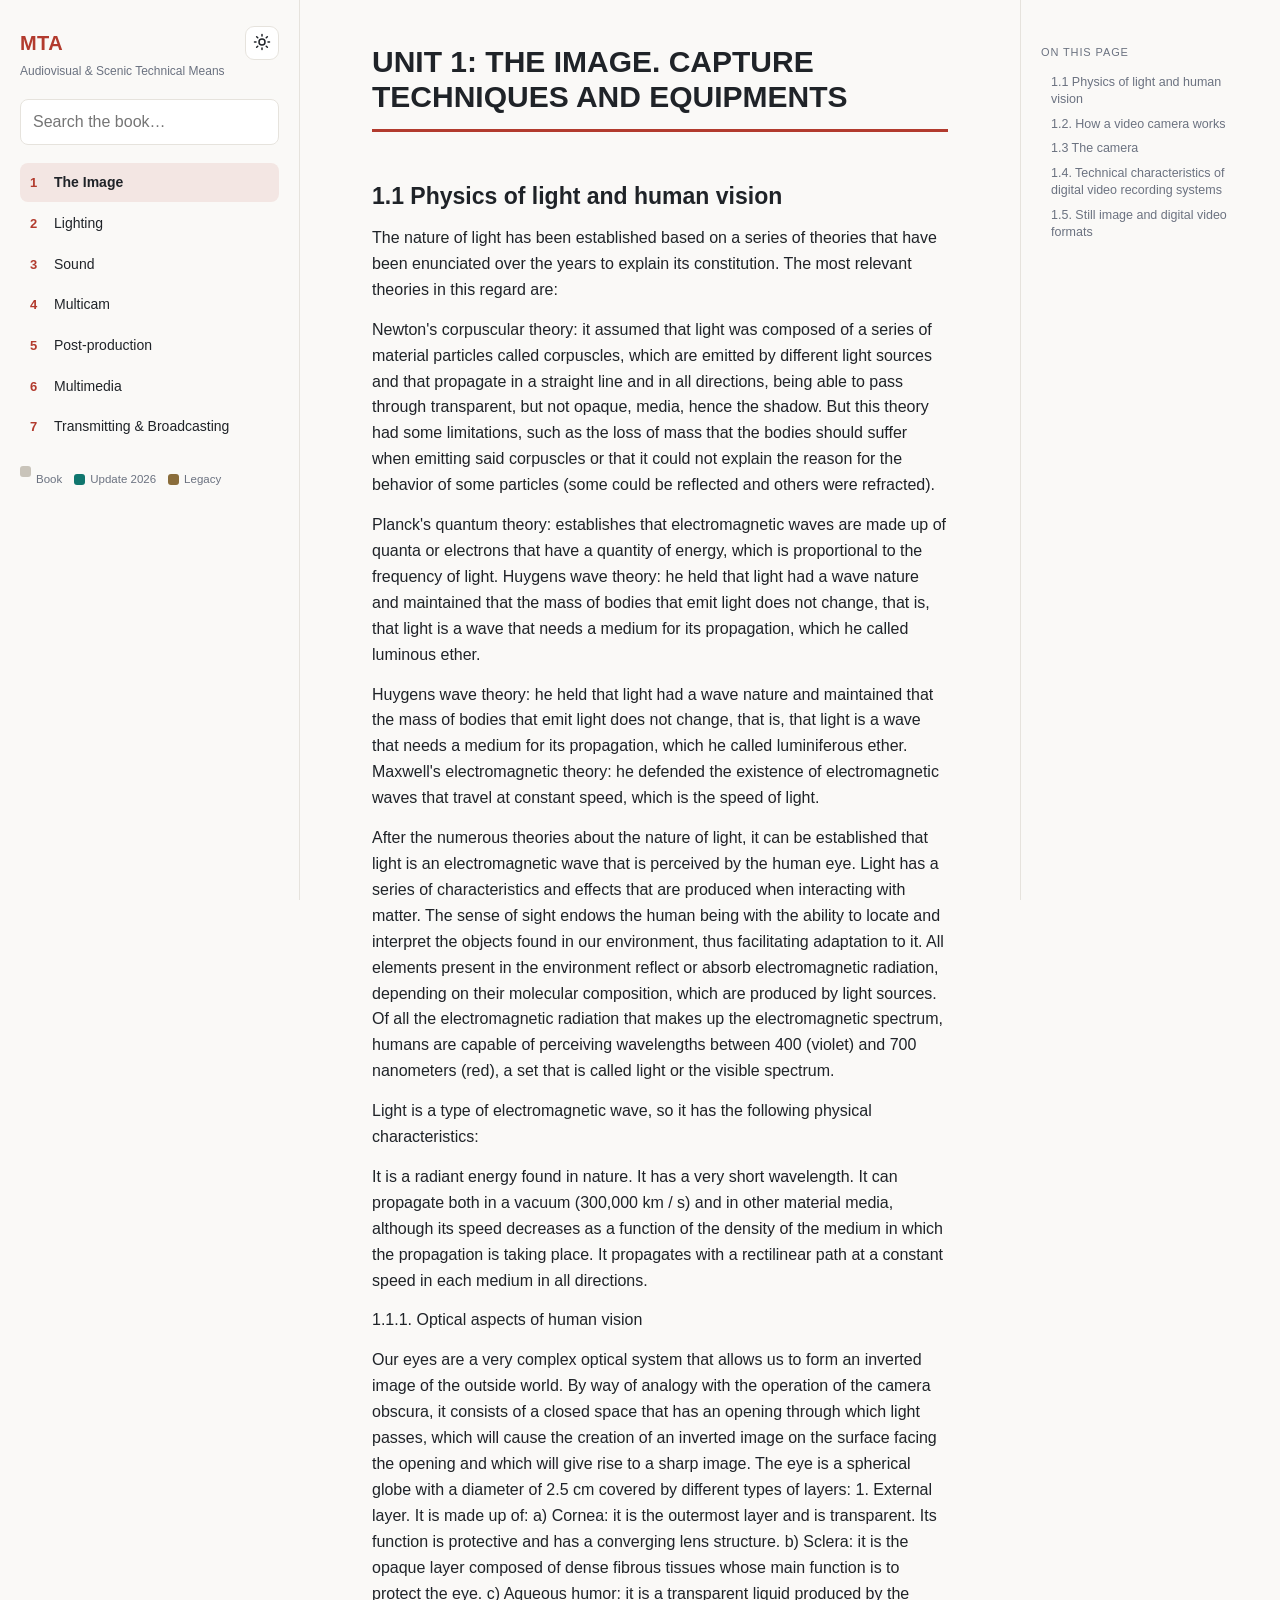
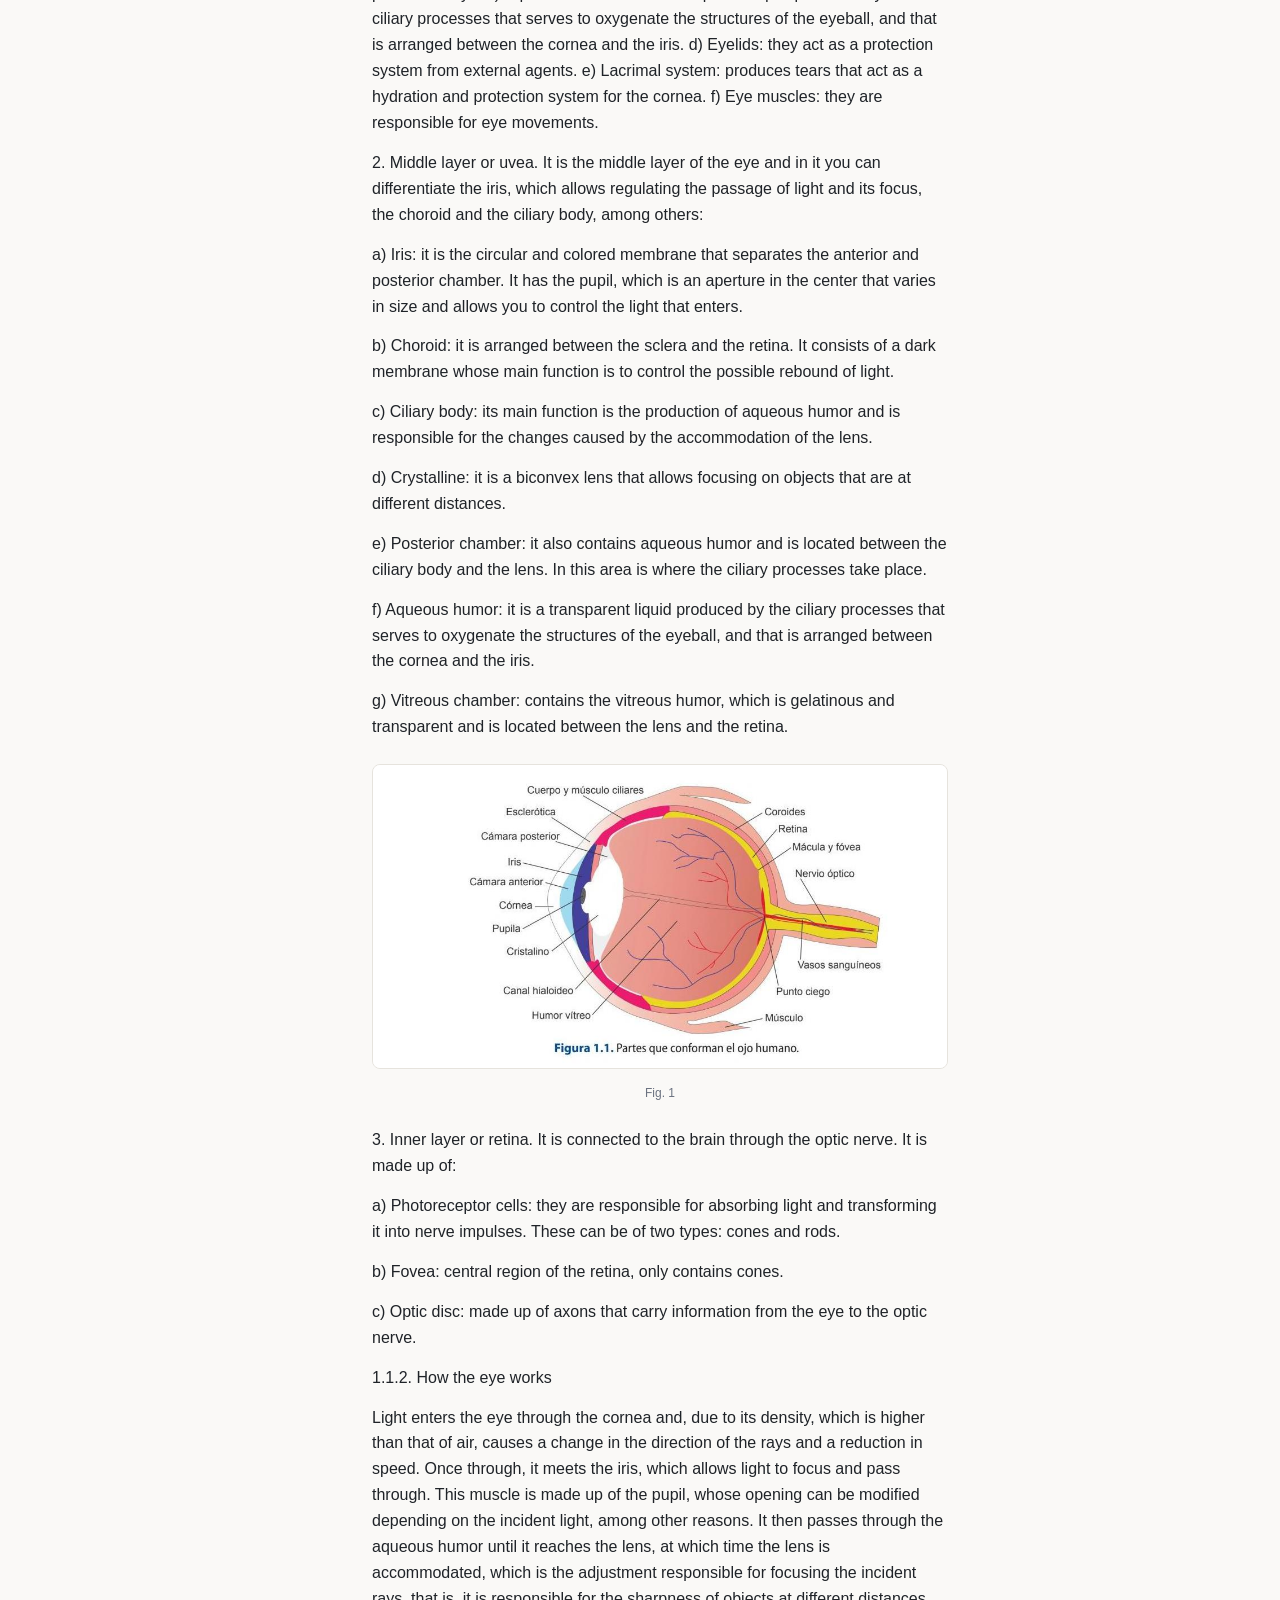
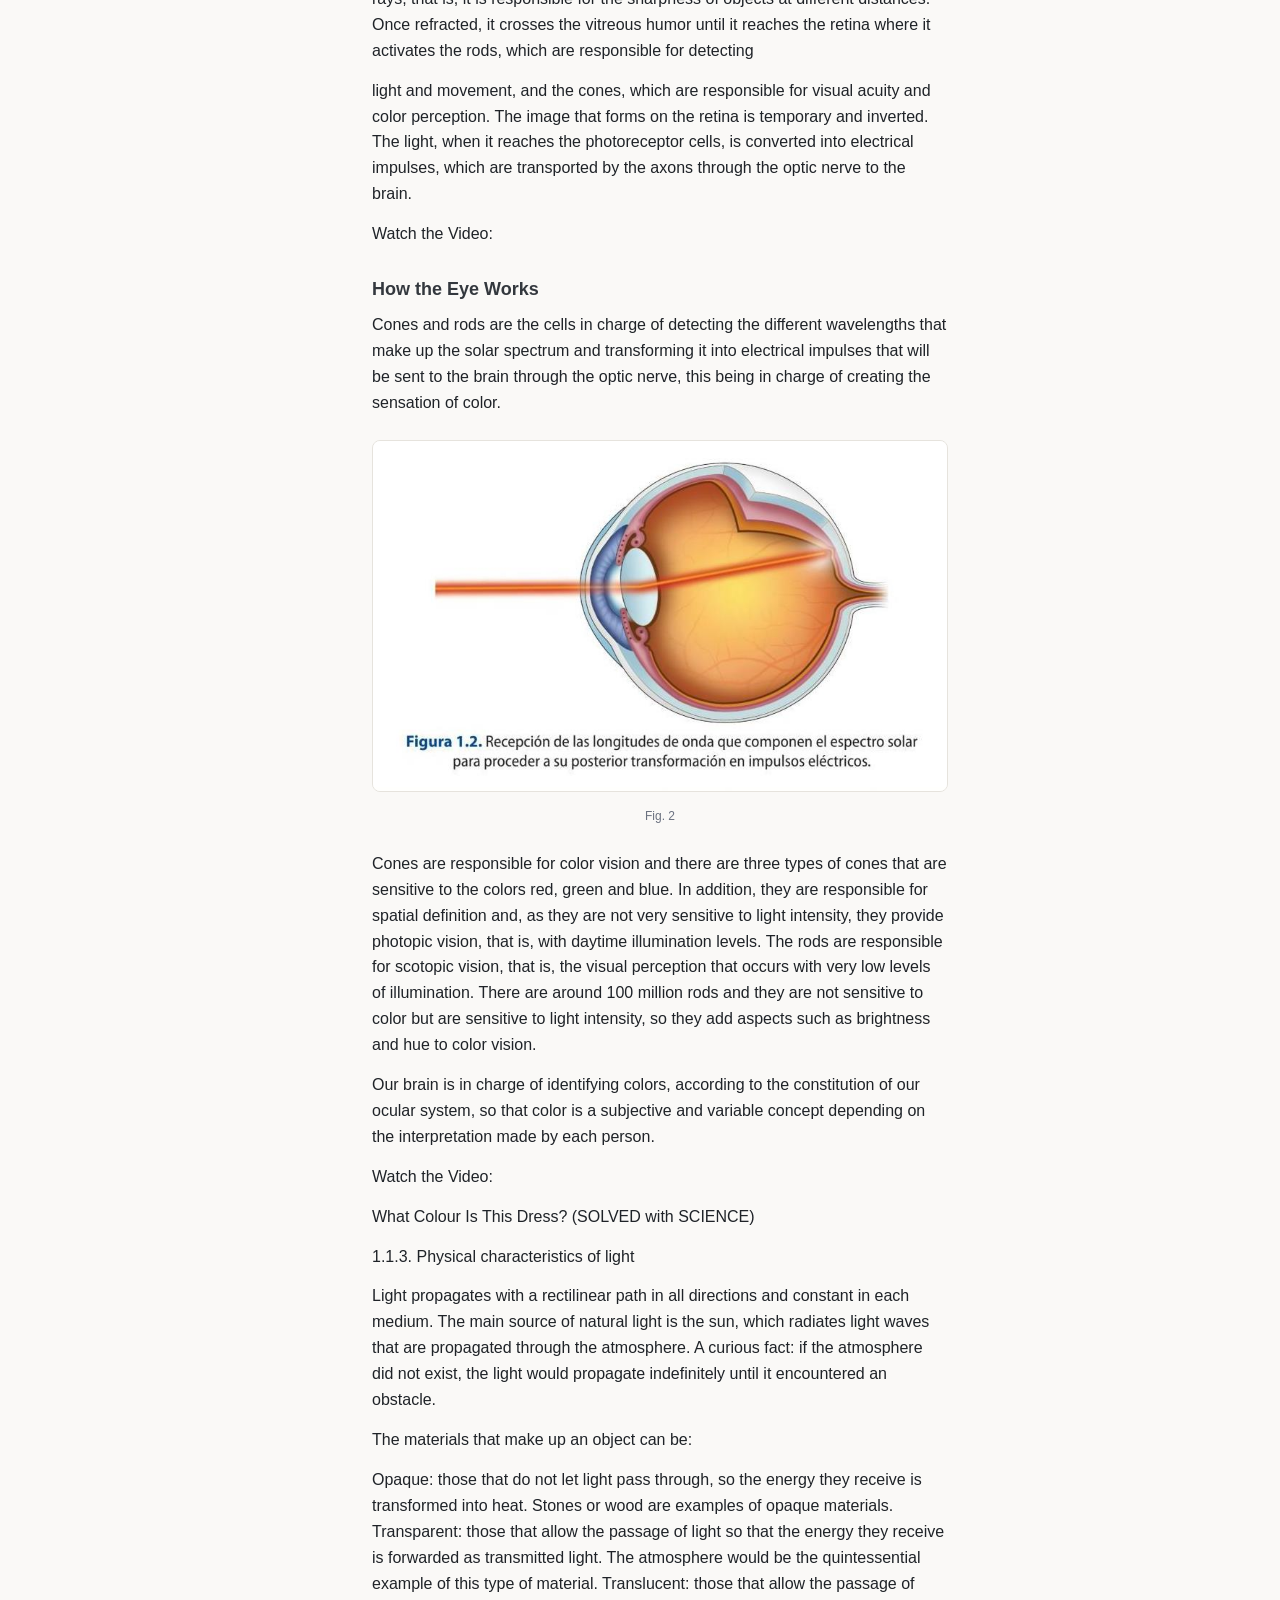
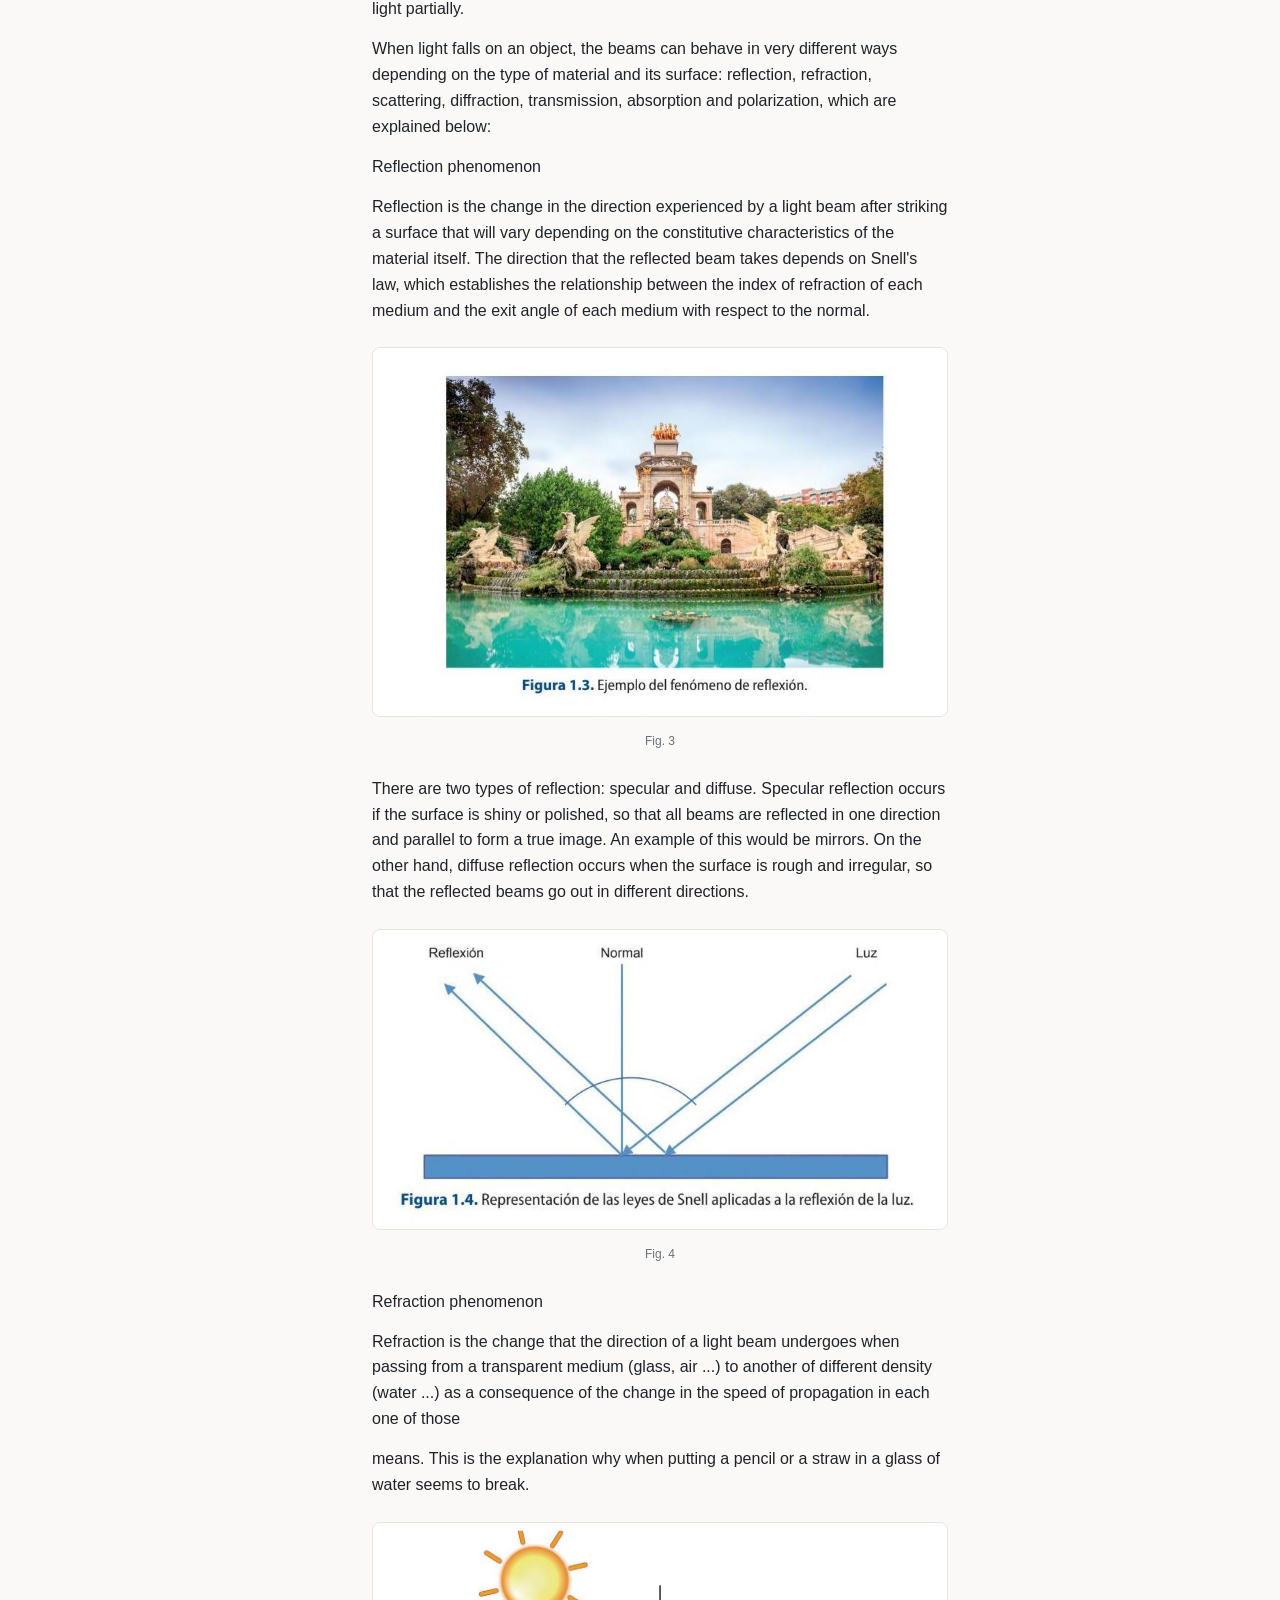
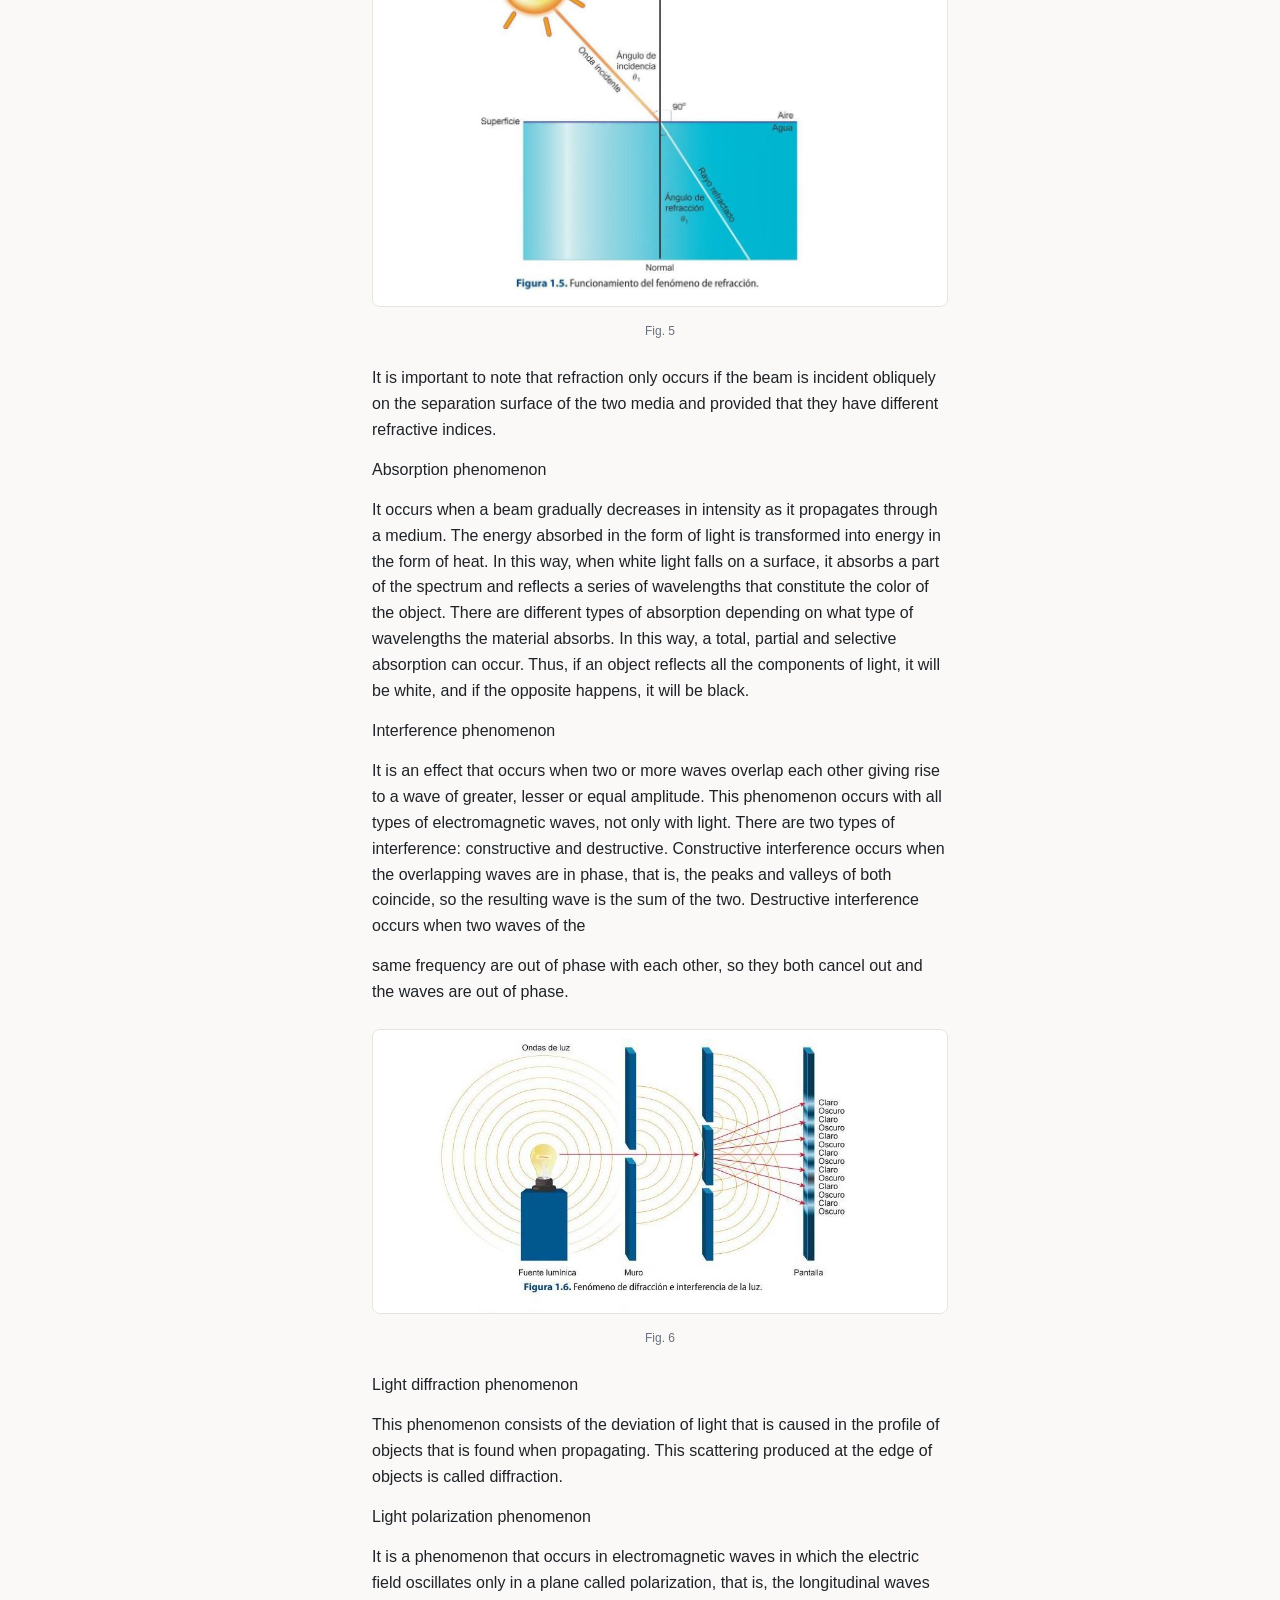
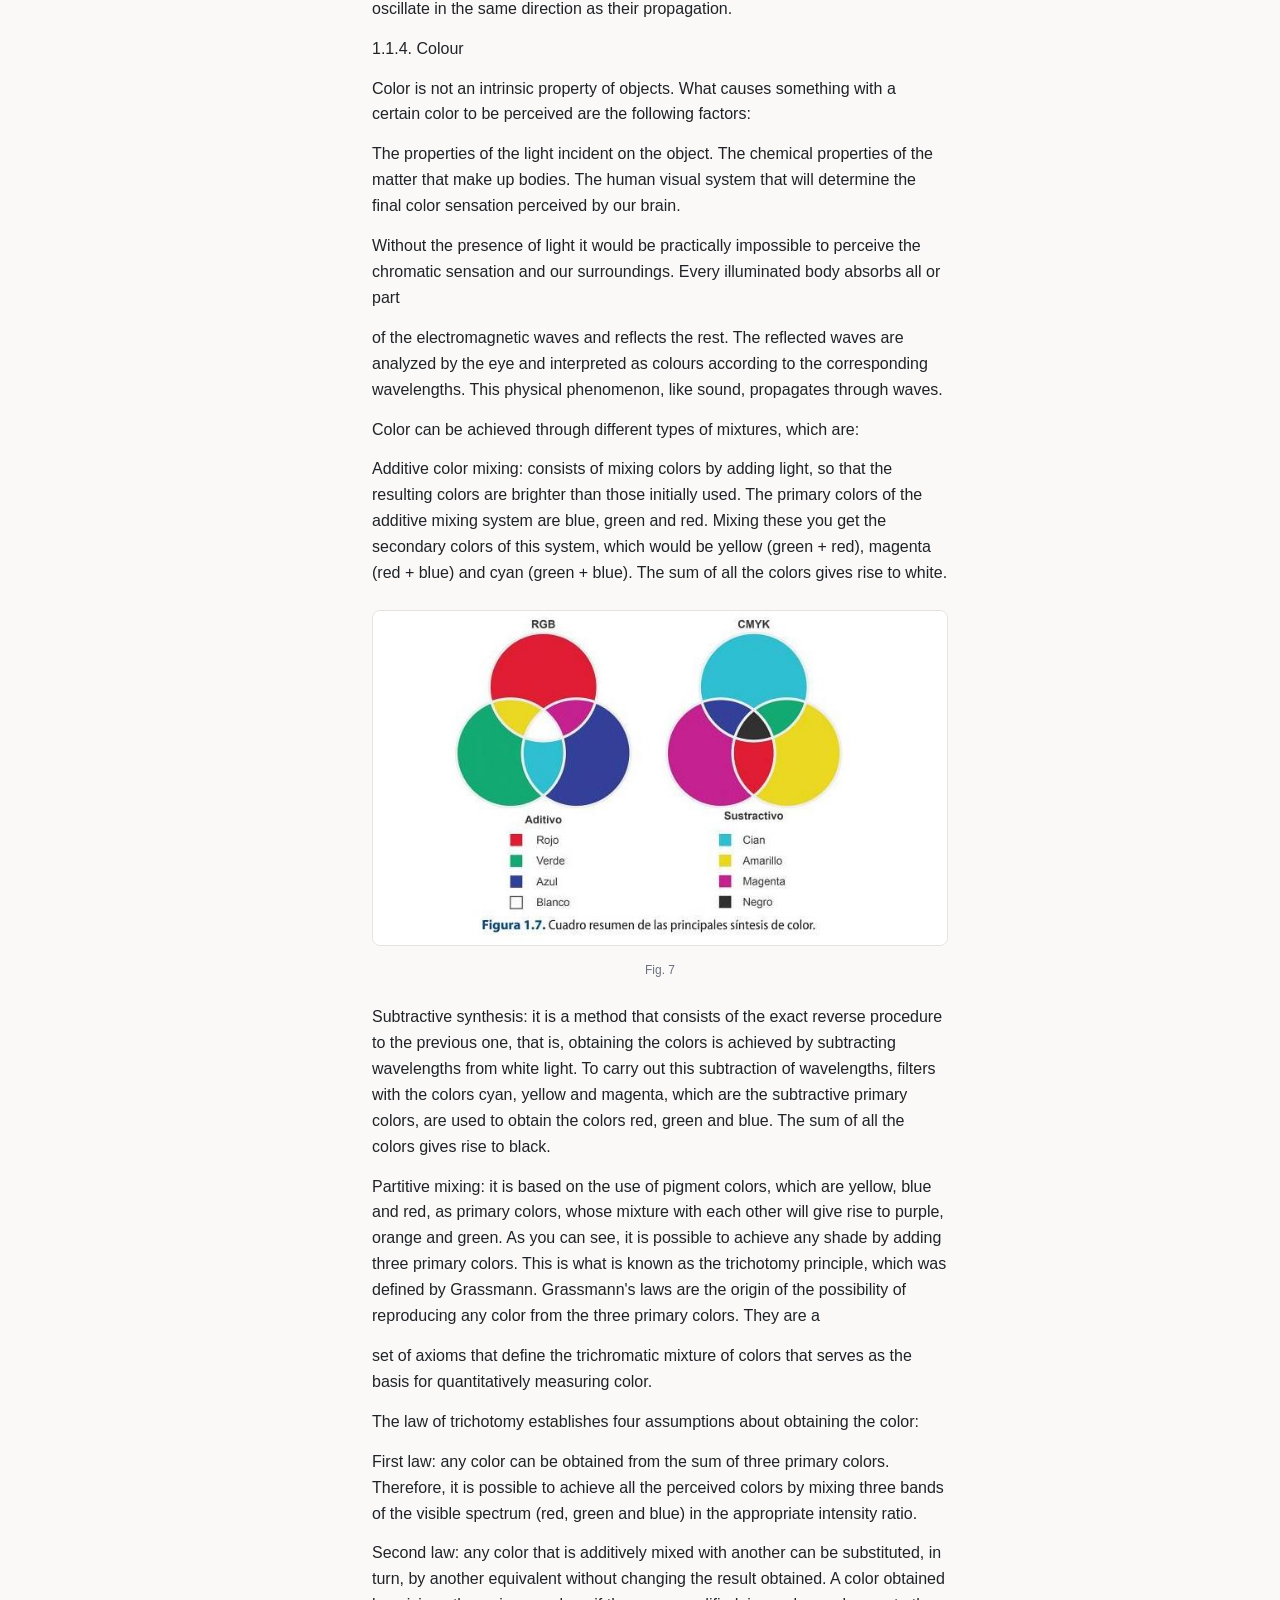
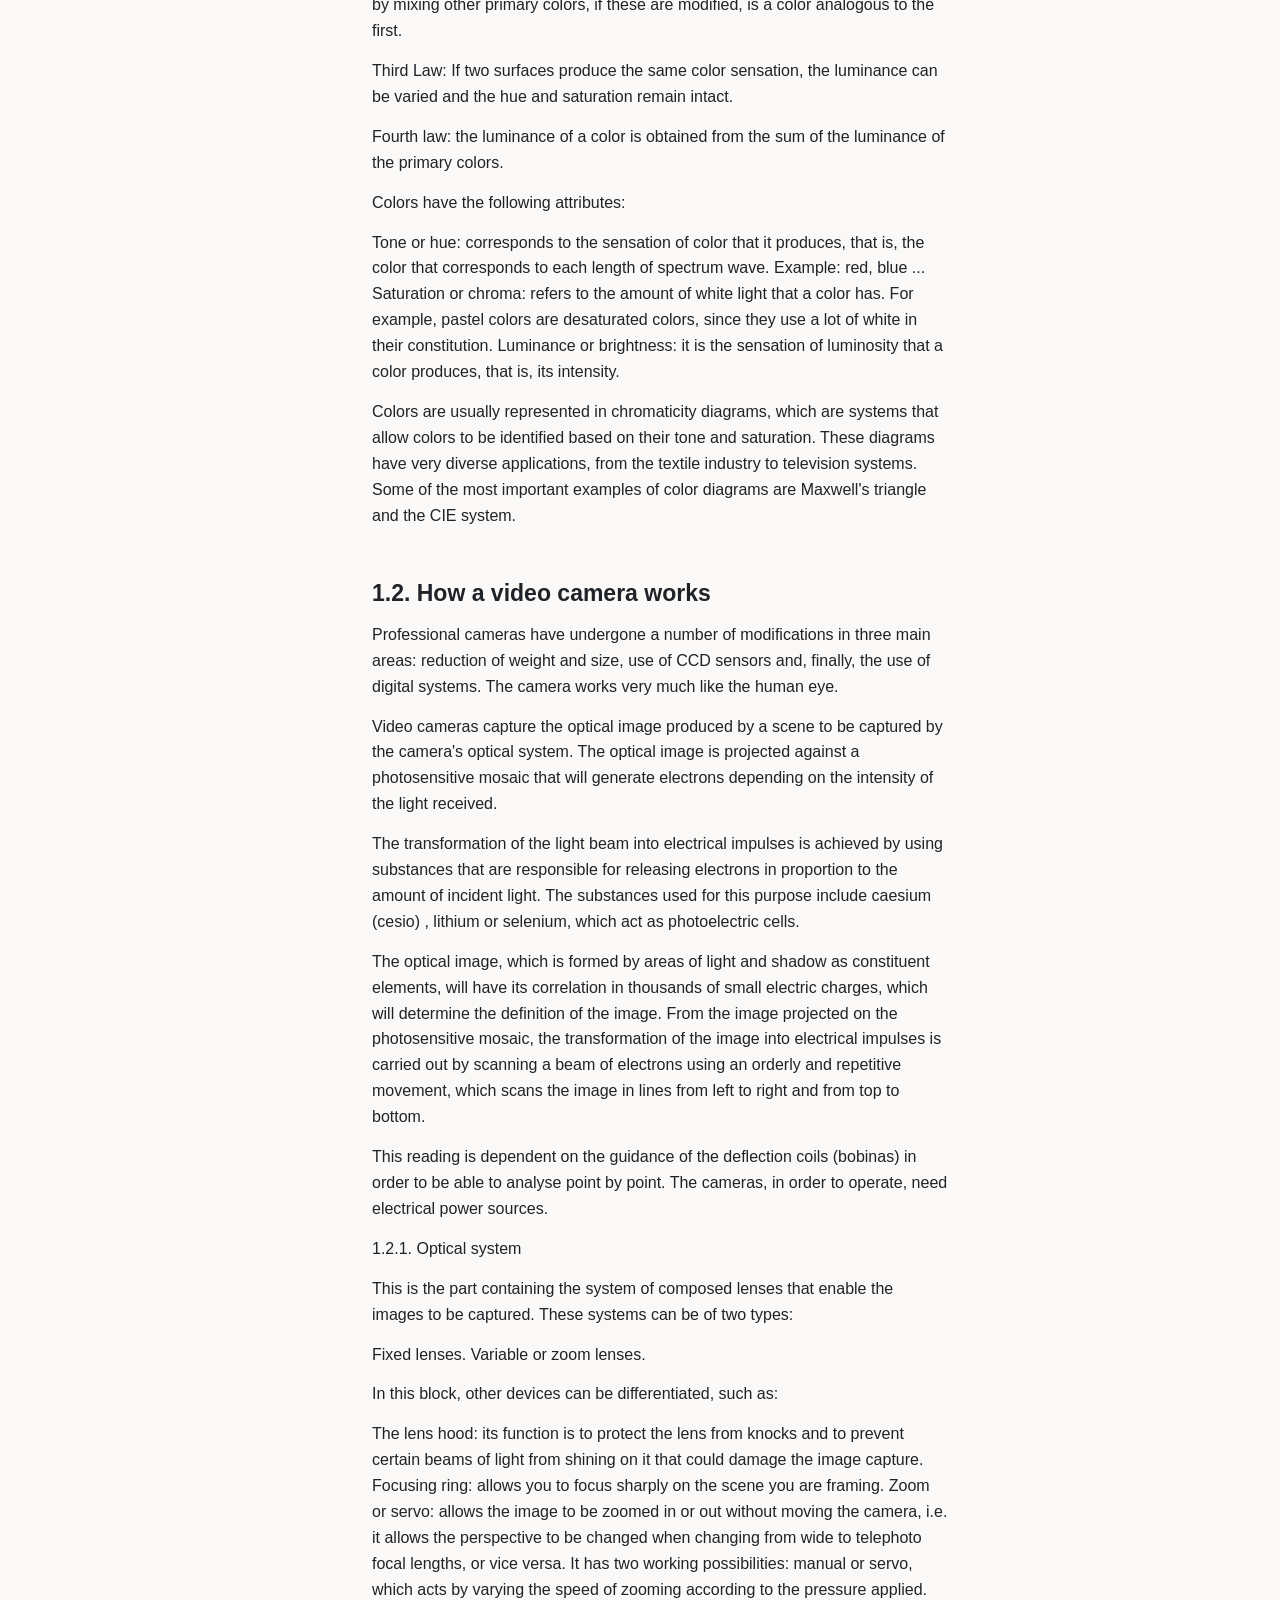
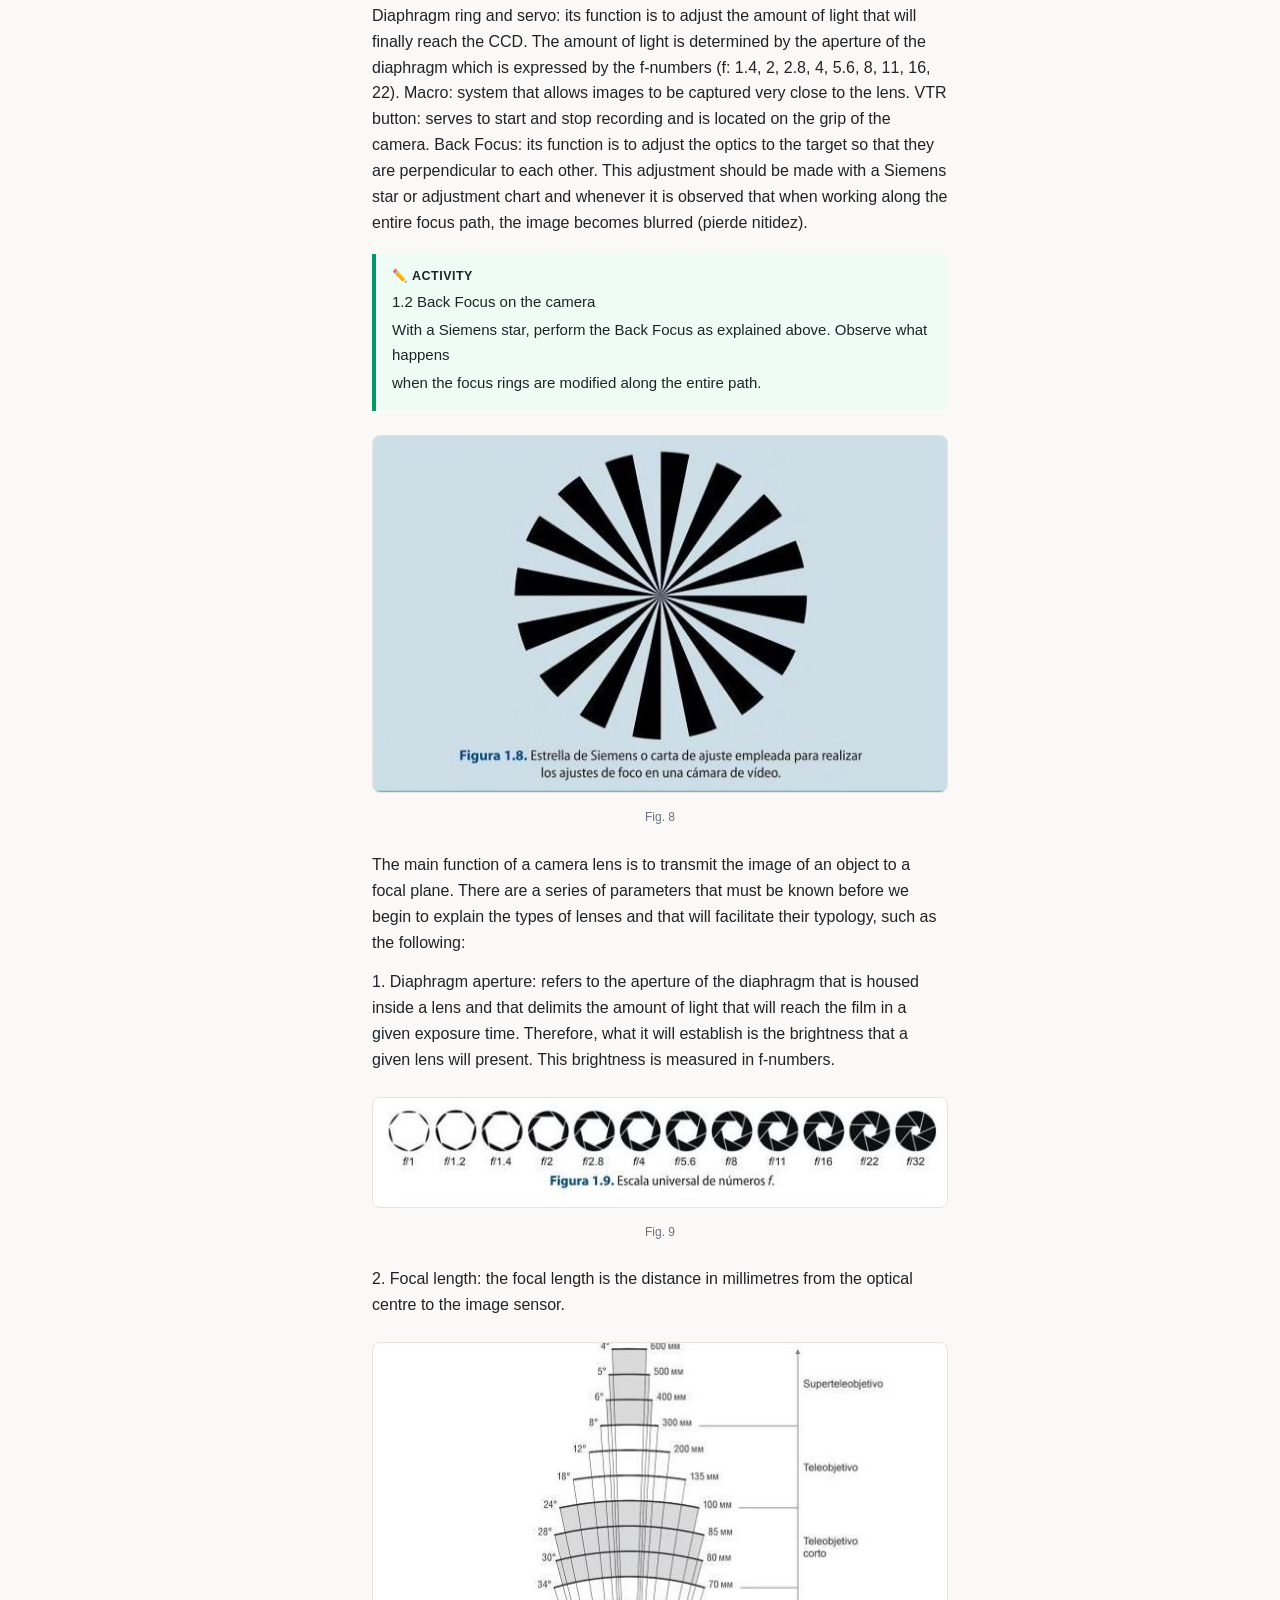
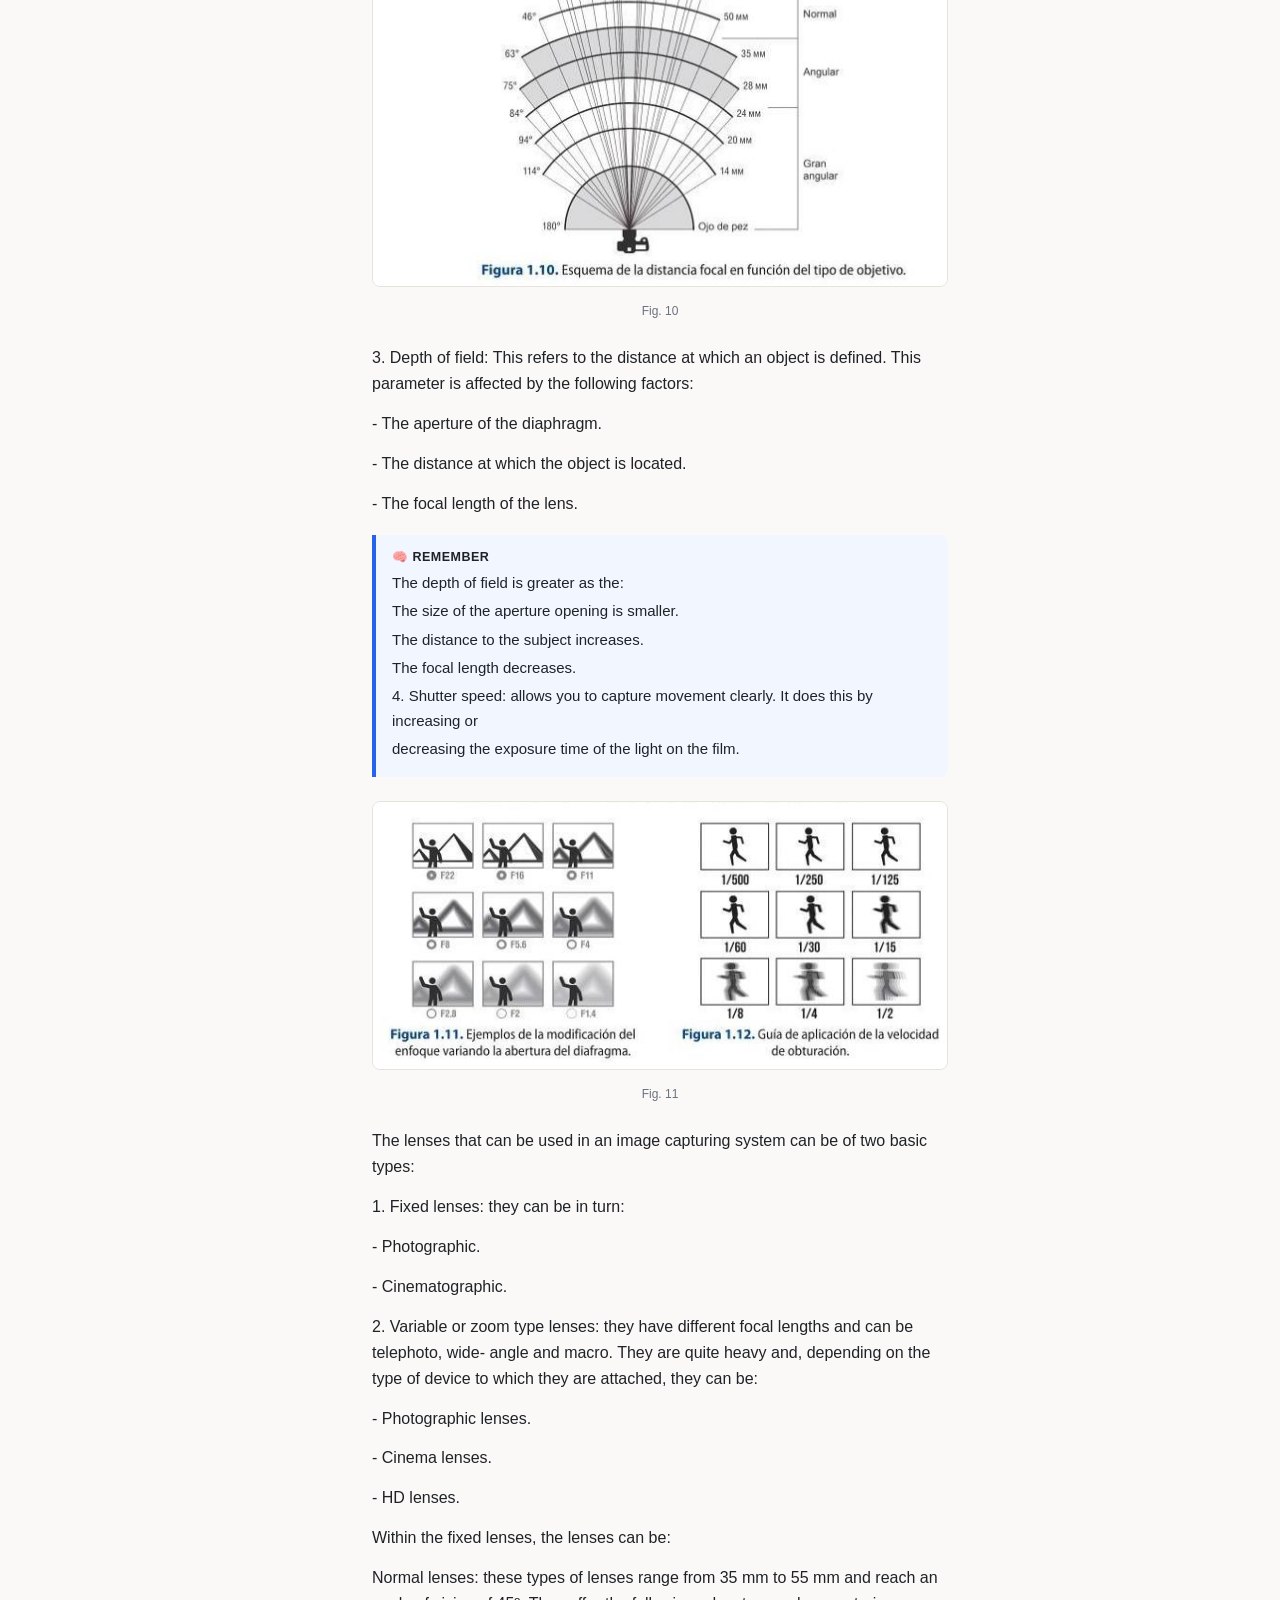
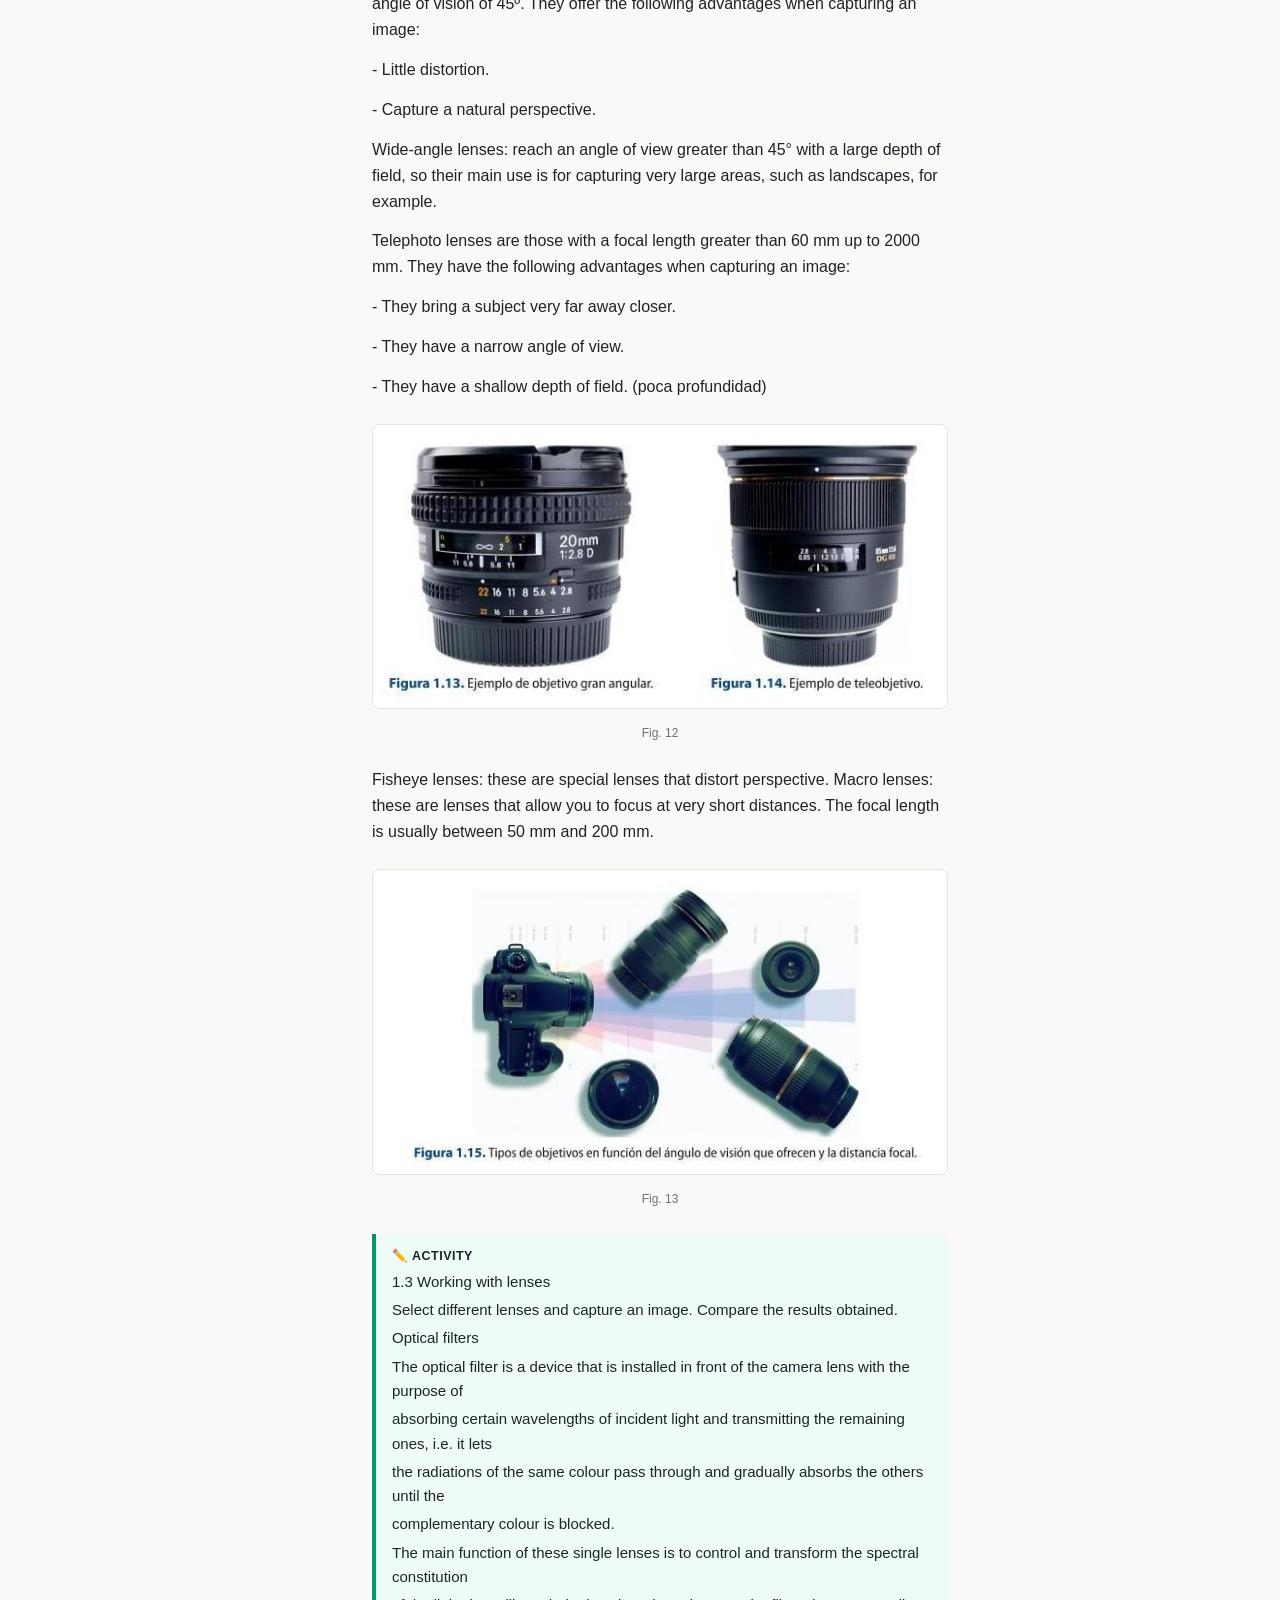
<file: docs/unit1.html>
<!doctype html><html lang="en"><head>
<meta charset="utf-8"><meta name="viewport" content="width=device-width,initial-scale=1">
<title>UNIT 1: THE IMAGE. CAPTURE TECHNIQUES AND EQUIPMENTS — MTA</title>
<script>(function(){try{var t=localStorage.getItem('mta-theme');if(!t)t=matchMedia('(prefers-color-scheme: dark)').matches?'dark':'light';document.documentElement.setAttribute('data-theme',t);}catch(e){}})();</script>
<link rel="stylesheet" href="assets/style.css">
</head><body>
<div class="wrap has-onpage">
<aside class="side">
  <div class="side-head">
    <a class="brand" href="index.html">MTA</a>
    <button id="theme-toggle" class="theme-toggle" aria-label="Light / dark"><span id="theme-icon"></span></button>
  </div>
  <div class="book">Audiovisual &amp; Scenic Technical Means</div>
  <div class="search"><input id="q" type="search" placeholder="Search the book…" autocomplete="off"><div id="results"></div></div>
  <nav class="units"><a href="unit1.html" class="active"><b>1</b> The Image</a>
<a href="unit2.html"><b>2</b> Lighting</a>
<a href="unit3.html"><b>3</b> Sound</a>
<a href="unit4.html"><b>4</b> Multicam</a>
<a href="unit5.html"><b>5</b> Post-production</a>
<a href="unit6.html"><b>6</b> Multimedia</a>
<a href="unit7.html"><b>7</b> Transmitting &amp; Broadcasting</a></nav>
  <div class="legend">
    <span><i class="dot book"></i>Book</span>
    <span><i class="dot upd"></i>Update 2026</span>
    <span><i class="dot leg"></i>Legacy</span>
  </div>
  <button id="editToggle" class="edit-toggle">✎ Edit photos</button>
</aside>
<main><h1>UNIT 1: THE IMAGE. CAPTURE TECHNIQUES AND EQUIPMENTS</h1>
<h2 id="1-1-physics-of-light-and-human-visi-n">1.1 Physics of light and human vision</h2>
<p>The nature of light has been established based on a series of theories that have been enunciated over the years to explain its constitution. The most relevant theories in this regard are:</p>
<p>Newton&#x27;s corpuscular theory: it assumed that light was composed of a series of material particles called corpuscles, which are emitted by different light sources and that propagate in a straight line and in all directions, being able to pass through transparent, but not opaque, media, hence the shadow. But this theory had some limitations, such as the loss of mass that the bodies should suffer when emitting said corpuscles or that it could not explain the reason for the behavior of some particles (some could be reflected and others were refracted).</p>
<p>Planck&#x27;s quantum theory: establishes that electromagnetic waves are made up of quanta or electrons that have a quantity of energy, which is proportional to the frequency of light. Huygens wave theory: he held that light had a wave nature and maintained that the mass of bodies that emit light does not change, that is, that light is a wave that needs a medium for its propagation, which he called luminous ether.</p>
<p>Huygens wave theory: he held that light had a wave nature and maintained that the mass of bodies that emit light does not change, that is, that light is a wave that needs a medium for its propagation, which he called luminiferous ether. Maxwell&#x27;s electromagnetic theory: he defended the existence of electromagnetic waves that travel at constant speed, which is the speed of light.</p>
<p>After the numerous theories about the nature of light, it can be established that light is an electromagnetic wave that is perceived by the human eye. Light has a series of characteristics and effects that are produced when interacting with matter. The sense of sight endows the human being with the ability to locate and interpret the objects found in our environment, thus facilitating adaptation to it. All elements present in the environment reflect or absorb electromagnetic radiation, depending on their molecular composition, which are produced by light sources. Of all the electromagnetic radiation that makes up the electromagnetic spectrum, humans are capable of perceiving wavelengths between 400 (violet) and 700 nanometers (red), a set that is called light or the visible spectrum.</p>
<p>Light is a type of electromagnetic wave, so it has the following physical characteristics:</p>
<p>It is a radiant energy found in nature. It has a very short wavelength. It can propagate both in a vacuum (300,000 km / s) and in other material media, although its speed decreases as a function of the density of the medium in which the propagation is taking place. It propagates with a rectilinear path at a constant speed in each medium in all directions.</p>
<p>1.1.1. Optical aspects of human vision</p>
<p>Our eyes are a very complex optical system that allows us to form an inverted image of the outside world. By way of analogy with the operation of the camera obscura, it consists of a closed space that has an opening through which light passes, which will cause the creation of an inverted image on the surface facing the opening and which will give rise to a sharp image. The eye is a spherical globe with a diameter of 2.5 cm covered by different types of layers: 1. External layer. It is made up of: a) Cornea: it is the outermost layer and is transparent. Its function is protective and has a converging lens structure. b) Sclera: it is the opaque layer composed of dense fibrous tissues whose main function is to protect the eye. c) Aqueous humor: it is a transparent liquid produced by the ciliary processes that serves to oxygenate the structures of the eyeball, and that is arranged between the cornea and the iris. d) Eyelids: they act as a protection system from external agents. e) Lacrimal system: produces tears that act as a hydration and protection system for the cornea. f) Eye muscles: they are responsible for eye movements.</p>
<p>2. Middle layer or uvea. It is the middle layer of the eye and in it you can differentiate the iris, which allows regulating the passage of light and its focus, the choroid and the ciliary body, among others:</p>
<p>a) Iris: it is the circular and colored membrane that separates the anterior and posterior chamber. It has the pupil, which is an aperture in the center that varies in size and allows you to control the light that enters.</p>
<p>b) Choroid: it is arranged between the sclera and the retina. It consists of a dark membrane whose main function is to control the possible rebound of light.</p>
<p>c) Ciliary body: its main function is the production of aqueous humor and is responsible for the changes caused by the accommodation of the lens.</p>
<p>d) Crystalline: it is a biconvex lens that allows focusing on objects that are at different distances.</p>
<p>e) Posterior chamber: it also contains aqueous humor and is located between the ciliary body and the lens. In this area is where the ciliary processes take place.</p>
<p>f) Aqueous humor: it is a transparent liquid produced by the ciliary processes that serves to oxygenate the structures of the eyeball, and that is arranged between the cornea and the iris.</p>
<p>g) Vitreous chamber: contains the vitreous humor, which is gelatinous and transparent and is located between the lens and the retina.</p>
<figure data-fig="1"><img loading="lazy" src="img/unit1/unit1_fd4f09a26a.jpeg" alt=""><figcaption><span>Fig. 1</span><button class="swap" data-fig="1">swap image</button></figcaption></figure>
<p>3. Inner layer or retina. It is connected to the brain through the optic nerve. It is made up of:</p>
<p>a) Photoreceptor cells: they are responsible for absorbing light and transforming it into nerve impulses. These can be of two types: cones and rods.</p>
<p>b) Fovea: central region of the retina, only contains cones.</p>
<p>c) Optic disc: made up of axons that carry information from the eye to the optic nerve.</p>
<p>1.1.2. How the eye works</p>
<p>Light enters the eye through the cornea and, due to its density, which is higher than that of air, causes a change in the direction of the rays and a reduction in speed. Once through, it meets the iris, which allows light to focus and pass through. This muscle is made up of the pupil, whose opening can be modified depending on the incident light, among other reasons. It then passes through the aqueous humor until it reaches the lens, at which time the lens is accommodated, which is the adjustment responsible for focusing the incident rays, that is, it is responsible for the sharpness of objects at different distances. Once refracted, it crosses the vitreous humor until it reaches the retina where it activates the rods, which are responsible for detecting</p>
<p>light and movement, and the cones, which are responsible for visual acuity and color perception. The image that forms on the retina is temporary and inverted. The light, when it reaches the photoreceptor cells, is converted into electrical impulses, which are transported by the axons through the optic nerve to the brain.</p>
<p>Watch the Video:</p>
<h3 id="how-the-eye-works">How the Eye Works</h3>
<p>Cones and rods are the cells in charge of detecting the different wavelengths that make up the solar spectrum and transforming it into electrical impulses that will be sent to the brain through the optic nerve, this being in charge of creating the sensation of color.</p>
<figure data-fig="2"><img loading="lazy" src="img/unit1/unit1_ba33b50ecd.jpeg" alt=""><figcaption><span>Fig. 2</span><button class="swap" data-fig="2">swap image</button></figcaption></figure>
<p>Cones are responsible for color vision and there are three types of cones that are sensitive to the colors red, green and blue. In addition, they are responsible for spatial definition and, as they are not very sensitive to light intensity, they provide photopic vision, that is, with daytime illumination levels. The rods are responsible for scotopic vision, that is, the visual perception that occurs with very low levels of illumination. There are around 100 million rods and they are not sensitive to color but are sensitive to light intensity, so they add aspects such as brightness and hue to color vision.</p>
<p>Our brain is in charge of identifying colors, according to the constitution of our ocular system, so that color is a subjective and variable concept depending on the interpretation made by each person.</p>
<p>Watch the Video:</p>
<p>What Colour Is This Dress? (SOLVED with SCIENCE)</p>
<p>1.1.3. Physical characteristics of light</p>
<p>Light propagates with a rectilinear path in all directions and constant in each medium. The main source of natural light is the sun, which radiates light waves that are propagated through the atmosphere. A curious fact: if the atmosphere did not exist, the light would propagate indefinitely until it encountered an obstacle.</p>
<p>The materials that make up an object can be:</p>
<p>Opaque: those that do not let light pass through, so the energy they receive is transformed into heat. Stones or wood are examples of opaque materials. Transparent: those that allow the passage of light so that the energy they receive is forwarded as transmitted light. The atmosphere would be the quintessential example of this type of material. Translucent: those that allow the passage of light partially.</p>
<p>When light falls on an object, the beams can behave in very different ways depending on the type of material and its surface: reflection, refraction, scattering, diffraction, transmission, absorption and polarization, which are explained below:</p>
<p>Reflection phenomenon</p>
<p>Reflection is the change in the direction experienced by a light beam after striking a surface that will vary depending on the constitutive characteristics of the material itself. The direction that the reflected beam takes depends on Snell&#x27;s law, which establishes the relationship between the index of refraction of each medium and the exit angle of each medium with respect to the normal.</p>
<figure data-fig="3"><img loading="lazy" src="img/unit1/unit1_cf32486c16.jpeg" alt=""><figcaption><span>Fig. 3</span><button class="swap" data-fig="3">swap image</button></figcaption></figure>
<p>There are two types of reflection: specular and diffuse. Specular reflection occurs if the surface is shiny or polished, so that all beams are reflected in one direction and parallel to form a true image. An example of this would be mirrors. On the other hand, diffuse reflection occurs when the surface is rough and irregular, so that the reflected beams go out in different directions.</p>
<figure data-fig="4"><img loading="lazy" src="img/unit1/unit1_cce118f5d9.jpeg" alt=""><figcaption><span>Fig. 4</span><button class="swap" data-fig="4">swap image</button></figcaption></figure>
<p>Refraction phenomenon</p>
<p>Refraction is the change that the direction of a light beam undergoes when passing from a transparent medium (glass, air ...) to another of different density (water ...) as a consequence of the change in the speed of propagation in each one of those</p>
<p>means. This is the explanation why when putting a pencil or a straw in a glass of water seems to break.</p>
<figure data-fig="5"><img loading="lazy" src="img/unit1/unit1_02114e8fdd.jpeg" alt=""><figcaption><span>Fig. 5</span><button class="swap" data-fig="5">swap image</button></figcaption></figure>
<p>It is important to note that refraction only occurs if the beam is incident obliquely on the separation surface of the two media and provided that they have different refractive indices.</p>
<p>Absorption phenomenon</p>
<p>It occurs when a beam gradually decreases in intensity as it propagates through a medium. The energy absorbed in the form of light is transformed into energy in the form of heat. In this way, when white light falls on a surface, it absorbs a part of the spectrum and reflects a series of wavelengths that constitute the color of the object. There are different types of absorption depending on what type of wavelengths the material absorbs. In this way, a total, partial and selective absorption can occur. Thus, if an object reflects all the components of light, it will be white, and if the opposite happens, it will be black.</p>
<p>Interference phenomenon</p>
<p>It is an effect that occurs when two or more waves overlap each other giving rise to a wave of greater, lesser or equal amplitude. This phenomenon occurs with all types of electromagnetic waves, not only with light. There are two types of interference: constructive and destructive. Constructive interference occurs when the overlapping waves are in phase, that is, the peaks and valleys of both coincide, so the resulting wave is the sum of the two. Destructive interference occurs when two waves of the</p>
<p>same frequency are out of phase with each other, so they both cancel out and the waves are out of phase.</p>
<figure data-fig="6"><img loading="lazy" src="img/unit1/unit1_00a8fbc87f.jpeg" alt=""><figcaption><span>Fig. 6</span><button class="swap" data-fig="6">swap image</button></figcaption></figure>
<p>Light diffraction phenomenon</p>
<p>This phenomenon consists of the deviation of light that is caused in the profile of objects that is found when propagating. This scattering produced at the edge of objects is called diffraction.</p>
<p>Light polarization phenomenon</p>
<p>It is a phenomenon that occurs in electromagnetic waves in which the electric field oscillates only in a plane called polarization, that is, the longitudinal waves oscillate in the same direction as their propagation.</p>
<p>1.1.4. Colour</p>
<p>Color is not an intrinsic property of objects. What causes something with a certain color to be perceived are the following factors:</p>
<p>The properties of the light incident on the object. The chemical properties of the matter that make up bodies. The human visual system that will determine the final color sensation perceived by our brain.</p>
<p>Without the presence of light it would be practically impossible to perceive the chromatic sensation and our surroundings. Every illuminated body absorbs all or part</p>
<p>of the electromagnetic waves and reflects the rest. The reflected waves are analyzed by the eye and interpreted as colours according to the corresponding wavelengths. This physical phenomenon, like sound, propagates through waves.</p>
<p>Color can be achieved through different types of mixtures, which are:</p>
<p>Additive color mixing: consists of mixing colors by adding light, so that the resulting colors are brighter than those initially used. The primary colors of the additive mixing system are blue, green and red. Mixing these you get the secondary colors of this system, which would be yellow (green + red), magenta (red + blue) and cyan (green + blue). The sum of all the colors gives rise to white.</p>
<figure data-fig="7"><img loading="lazy" src="img/unit1/unit1_a4a041df6f.jpeg" alt=""><figcaption><span>Fig. 7</span><button class="swap" data-fig="7">swap image</button></figcaption></figure>
<p>Subtractive synthesis: it is a method that consists of the exact reverse procedure to the previous one, that is, obtaining the colors is achieved by subtracting wavelengths from white light. To carry out this subtraction of wavelengths, filters with the colors cyan, yellow and magenta, which are the subtractive primary colors, are used to obtain the colors red, green and blue. The sum of all the colors gives rise to black.</p>
<p>Partitive mixing: it is based on the use of pigment colors, which are yellow, blue and red, as primary colors, whose mixture with each other will give rise to purple, orange and green. As you can see, it is possible to achieve any shade by adding three primary colors. This is what is known as the trichotomy principle, which was defined by Grassmann. Grassmann&#x27;s laws are the origin of the possibility of reproducing any color from the three primary colors. They are a</p>
<p>set of axioms that define the trichromatic mixture of colors that serves as the basis for quantitatively measuring color.</p>
<p>The law of trichotomy establishes four assumptions about obtaining the color:</p>
<p>First law: any color can be obtained from the sum of three primary colors. Therefore, it is possible to achieve all the perceived colors by mixing three bands of the visible spectrum (red, green and blue) in the appropriate intensity ratio.</p>
<p>Second law: any color that is additively mixed with another can be substituted, in turn, by another equivalent without changing the result obtained. A color obtained by mixing other primary colors, if these are modified, is a color analogous to the first.</p>
<p>Third Law: If two surfaces produce the same color sensation, the luminance can be varied and the hue and saturation remain intact.</p>
<p>Fourth law: the luminance of a color is obtained from the sum of the luminance of the primary colors.</p>
<p>Colors have the following attributes:</p>
<p>Tone or hue: corresponds to the sensation of color that it produces, that is, the color that corresponds to each length of spectrum wave. Example: red, blue ... Saturation or chroma: refers to the amount of white light that a color has. For example, pastel colors are desaturated colors, since they use a lot of white in their constitution. Luminance or brightness: it is the sensation of luminosity that a color produces, that is, its intensity.</p>
<p>Colors are usually represented in chromaticity diagrams, which are systems that allow colors to be identified based on their tone and saturation. These diagrams have very diverse applications, from the textile industry to television systems. Some of the most important examples of color diagrams are Maxwell&#x27;s triangle and the CIE system.</p>
<h2 id="1-2-how-a-video-camera-works">1.2. How a video camera works</h2>
<p>Professional cameras have undergone a number of modifications in three main areas: reduction of weight and size, use of CCD sensors and, finally, the use of digital systems. The camera works very much like the human eye.</p>
<p>Video cameras capture the optical image produced by a scene to be captured by the camera&#x27;s optical system. The optical image is projected against a photosensitive mosaic that will generate electrons depending on the intensity of the light received.</p>
<p>The transformation of the light beam into electrical impulses is achieved by using substances that are responsible for releasing electrons in proportion to the amount of incident light. The substances used for this purpose include caesium (cesio) , lithium or selenium, which act as photoelectric cells.</p>
<p>The optical image, which is formed by areas of light and shadow as constituent elements, will have its correlation in thousands of small electric charges, which will determine the definition of the image. From the image projected on the photosensitive mosaic, the transformation of the image into electrical impulses is carried out by scanning a beam of electrons using an orderly and repetitive movement, which scans the image in lines from left to right and from top to bottom.</p>
<p>This reading is dependent on the guidance of the deflection coils (bobinas) in order to be able to analyse point by point. The cameras, in order to operate, need electrical power sources.</p>
<p>1.2.1. Optical system</p>
<p>This is the part containing the system of composed lenses that enable the images to be captured. These systems can be of two types:</p>
<p>Fixed lenses. Variable or zoom lenses.</p>
<p>In this block, other devices can be differentiated, such as:</p>
<p>The lens hood: its function is to protect the lens from knocks and to prevent certain beams of light from shining on it that could damage the image capture. Focusing ring: allows you to focus sharply on the scene you are framing. Zoom or servo: allows the image to be zoomed in or out without moving the camera, i.e. it allows the perspective to be changed when changing from wide to telephoto focal lengths, or vice versa. It has two working possibilities: manual or servo, which acts by varying the speed of zooming according to the pressure applied. Diaphragm ring and servo: its function is to adjust the amount of light that will finally reach the CCD. The amount of light is determined by the aperture of the diaphragm which is expressed by the f-numbers (f: 1.4, 2, 2.8, 4, 5.6, 8, 11, 16, 22). Macro: system that allows images to be captured very close to the lens. VTR button: serves to start and stop recording and is located on the grip of the camera. Back Focus: its function is to adjust the optics to the target so that they are perpendicular to each other. This adjustment should be made with a Siemens star or adjustment chart and whenever it is observed that when working along the entire focus path, the image becomes blurred (pierde nitidez).</p>
<div class="callout activity"><div class="callout-h">✏️ Activity</div><p>1.2 Back Focus on the camera</p><p>With a Siemens star, perform the Back Focus as explained above. Observe what happens</p><p>when the focus rings are modified along the entire path.</p></div>
<figure data-fig="8"><img loading="lazy" src="img/unit1/unit1_b831b28b11.jpeg" alt=""><figcaption><span>Fig. 8</span><button class="swap" data-fig="8">swap image</button></figcaption></figure>
<p>The main function of a camera lens is to transmit the image of an object to a focal plane. There are a series of parameters that must be known before we begin to explain the types of lenses and that will facilitate their typology, such as the following:</p>
<p>1. Diaphragm aperture: refers to the aperture of the diaphragm that is housed inside a lens and that delimits the amount of light that will reach the film in a given exposure time. Therefore, what it will establish is the brightness that a given lens will present. This brightness is measured in f-numbers.</p>
<figure data-fig="9"><img loading="lazy" src="img/unit1/unit1_f18916c7ab.jpeg" alt=""><figcaption><span>Fig. 9</span><button class="swap" data-fig="9">swap image</button></figcaption></figure>
<p>2. Focal length: the focal length is the distance in millimetres from the optical centre to the image sensor.</p>
<figure data-fig="10"><img loading="lazy" src="img/unit1/unit1_12e72dd522.jpeg" alt=""><figcaption><span>Fig. 10</span><button class="swap" data-fig="10">swap image</button></figcaption></figure>
<p>3. Depth of field: This refers to the distance at which an object is defined. This parameter is affected by the following factors:</p>
<p>- The aperture of the diaphragm.</p>
<p>- The distance at which the object is located.</p>
<p>- The focal length of the lens.</p>
<div class="callout remember"><div class="callout-h">🧠 Remember</div><p>The depth of field is greater as the:</p><p>The size of the aperture opening is smaller.</p><p>The distance to the subject increases.</p><p>The focal length decreases.</p><p>4. Shutter speed: allows you to capture movement clearly. It does this by increasing or</p><p>decreasing the exposure time of the light on the film.</p></div>
<figure data-fig="11"><img loading="lazy" src="img/unit1/unit1_85a9aa594d.jpeg" alt=""><figcaption><span>Fig. 11</span><button class="swap" data-fig="11">swap image</button></figcaption></figure>
<p>The lenses that can be used in an image capturing system can be of two basic types:</p>
<p>1. Fixed lenses: they can be in turn:</p>
<p>- Photographic.</p>
<p>- Cinematographic.</p>
<p>2. Variable or zoom type lenses: they have different focal lengths and can be telephoto, wide- angle and macro. They are quite heavy and, depending on the type of device to which they are attached, they can be:</p>
<p>- Photographic lenses.</p>
<p>- Cinema lenses.</p>
<p>- HD lenses.</p>
<p>Within the fixed lenses, the lenses can be:</p>
<p>Normal lenses: these types of lenses range from 35 mm to 55 mm and reach an angle of vision of 45º. They offer the following advantages when capturing an image:</p>
<p>- Little distortion.</p>
<p>- Capture a natural perspective.</p>
<p>Wide-angle lenses: reach an angle of view greater than 45° with a large depth of field, so their main use is for capturing very large areas, such as landscapes, for example.</p>
<p>Telephoto lenses are those with a focal length greater than 60 mm up to 2000 mm. They have the following advantages when capturing an image:</p>
<p>- They bring a subject very far away closer.</p>
<p>- They have a narrow angle of view.</p>
<p>- They have a shallow depth of field. (poca profundidad)</p>
<figure data-fig="12"><img loading="lazy" src="img/unit1/unit1_f41486fae9.jpeg" alt=""><figcaption><span>Fig. 12</span><button class="swap" data-fig="12">swap image</button></figcaption></figure>
<p>Fisheye lenses: these are special lenses that distort perspective. Macro lenses: these are lenses that allow you to focus at very short distances. The focal length is usually between 50 mm and 200 mm.</p>
<figure data-fig="13"><img loading="lazy" src="img/unit1/unit1_92945dff33.jpeg" alt=""><figcaption><span>Fig. 13</span><button class="swap" data-fig="13">swap image</button></figcaption></figure>
<div class="callout activity"><div class="callout-h">✏️ Activity</div><p>1.3 Working with lenses</p><p>Select different lenses and capture an image. Compare the results obtained.</p><p>Optical filters</p><p>The optical filter is a device that is installed in front of the camera lens with the purpose of</p><p>absorbing certain wavelengths of incident light and transmitting the remaining ones, i.e. it lets</p><p>the radiations of the same colour pass through and gradually absorbs the others until the</p><p>complementary colour is blocked.</p><p>The main function of these single lenses is to control and transform the spectral constitution</p><p>of the light that will reach the lens in order to impress the film. They are usually made of</p><p>materials such as glass, gelatine or plastic that are screwed onto the lens. There are different</p><p>types:</p><p>1. Lens protective filters: these are screw-on devices used to absorb excess ultraviolet light</p><p>rays and protect the lens from possible shocks and hard scratches. There are two basic types:</p><p>Skylight (Sky) and UV. Both have the same purpose, but the difference lies in the predominant</p><p>yellow of the Sky filter.</p></div>
<figure data-fig="14"><img loading="lazy" src="img/unit1/unit1_3f304e0e55.jpeg" alt=""><figcaption><span>Fig. 14</span><button class="swap" data-fig="14">swap image</button></figcaption></figure>
<p>2. Colour filters for black and white: they are used when black and white photographic film is to be used and in those cases in which the colours are very similar and can cause the film to interpret them with the same grey tone.</p>
<p>3. Special effects: these are those used to modify the general appearance of the scene. There are many of them, but the most commonly used are gradient filters (coloured from the top and gradually losing intensity until they become transparent); star filters (they turn the light points of a scene into luminous stars), or diffuser filters (they blur the image, so they can cause problems when focusing).</p>
<p>4. For light control: there are different types: neutral grey filter (if the aim is to reduce the light contrast); neutral density filter (reduces the light intensity in many points and makes it possible to work with more open apertures and slower speeds); polarising filter (consists of two washers that allow, as the washer is turned, to darken the image, thus avoiding that the resulting images have very strong and bright colours), or colour temperature corrector filters (allow to modify the dominant of the scene).</p>
<figure data-fig="15"><img loading="lazy" src="img/unit1/unit1_694022b19f.jpeg" alt=""><figcaption><span>Fig. 15</span><button class="swap" data-fig="15">swap image</button></figcaption></figure>
<div class="block update">
<div class="block-tag">◆ Update · 2026</div>
<h3>Modern image sensors: BSI, stacked CMOS and global shutter</h3>
<p>The book describes the CCD/CMOS sensor in general terms. Today's cameras use <b>back-side-illuminated (BSI)</b> and <b>stacked CMOS</b> designs that place the wiring and memory behind the photodiodes, giving much higher sensitivity and read-out speed. <b>Dual native ISO</b> (dual-gain read-out) delivers clean images across a very wide range of light levels.</p>
<p>A major recent step is the <b>global shutter</b>: the Sony &alpha;9 III (2023) was the first full-frame camera to expose every pixel at once, removing the &lsquo;rolling-shutter&rsquo; skew that distorts fast motion and flashing lights. Large-format sensors (Super-35 up to full-frame and larger) are now the norm in digital cinema &mdash; ARRI ALEXA 35, Sony VENICE 2, RED V-RAPTOR.</p>
<p class="sources">Sources: <a href="https://en.wikipedia.org/wiki/Back-illuminated_sensor" target="_blank" rel="noopener">Back-illuminated sensor (Wikipedia)</a> · <a href="https://en.wikipedia.org/wiki/Rolling_shutter" target="_blank" rel="noopener">Rolling shutter (Wikipedia)</a></p>
</div>
<h2 id="1-3-the-camera">1.3 The camera</h2>
<p>This section contains the electronic devices that allow the conversion of light beams present in a scene into electrical pulses using devices called CCDs.</p>
<figure data-fig="16"><img loading="lazy" src="img/unit1/unit1_3fd1745b5e.jpeg" alt=""><figcaption><span>Fig. 16</span><button class="swap" data-fig="16">swap image</button></figcaption></figure>
<p>A CCD (Charge Coupled Device) sensor is a device consisting of a structure of semiconductor elements or photosensors that allow light incident on them to be converted proportionally into electrical pulses.</p>
<div class="callout video"><div class="callout-h">▶️ Watch this video</div><p>CCD: The heart of a digital camera</p><p>https://www.youtube.com/watch?v=wsdmt0De8Hw</p><p>This video explains how it captures images using a CCD (charge coupled</p><p>device). He also shares how a single CCD is used with a color filter array</p><p>to create colored images.</p></div>
<h3 id="1-3-1-settings">1.3.1. Settings</h3>
<p>The working mode of the CCD consists of a series of phases, which are governed by a synchronism clock that facilitates the completion of each of the three phases:</p>
<p>1. Photoelectric conversion: the first phase corresponds to the charge integration or photoelectric conversion period, which is none other than the time taken to convert incident light into electrical charge for each constituent element.</p>
<p>2. Charge storage: the second stage corresponds to the temporary storage of the charge image.</p>
<p>3. Transfer operation: the last stage corresponds to the movement of the stored charge to the output of the CCD device, which can be performed in different ways:</p>
<figure data-fig="17"><img loading="lazy" src="img/unit1/unit1_50880234b6.jpeg" alt=""><figcaption><span>Fig. 17</span><button class="swap" data-fig="17">swap image</button></figcaption></figure>
<p>The use of CCDs in professional cameras has brought with it a number of advantages, such as an increase in the lightness of the devices, a reduction in size, greater precision, faster working, longer life, no comet tail phenomenon that used to occur in camera tubes when recording bright spots and, finally, that they are devices that remain unaffected by magnetic fields.</p>
<div class="callout activity"><div class="callout-h">✏️ Activity</div><p>1.4 Camera settings</p><p>Explain the difference between CCD VS CMOS Cameras.</p></div>
<h3 id="1-3-3-camera-parameters-and-connectors">1.3.3. Camera parameters and connectors</h3>
<p>Other elements found in this section of the camera are detailed below:</p>
<p>1. Filter selection wheel: depending on the lighting conditions present in a scene, the type of filter to be used must be chosen before proceeding with the white balance operation. This wheel has four filters, normally they are: filter 1 -to be used with light sources that have a temperature of approximately 3200 K, normally indoors-, filter 2 +ND, filter 3 and filter +ND will be used for colour temperatures of 5600 K. The choice between one or the other will depend on the colour temperature variation present in the outdoor or indoor scene and weather variations.</p>
<div class="callout advice"><div class="callout-h">🎓 Professional advice</div><p>There are three steps to perform the white balance of a camera:</p><p>1. Select the appropriate camera filter according to the lighting conditions of</p><p>the scene.</p><p>2. On a white surface, such as a sheet of paper or cardboard, place it in the</p><p>area where the recording is to take place.</p><p>3. On the camera, make a shot of the detail of the blank sheet of paper, which</p><p>is being used as a reference. Once the completely white image area is</p><p>obtained, make the white adjustment by pressing the ATW button, located on</p><p>the front of the camera, at the bottom.</p></div>
<div class="callout activity"><div class="callout-h">✏️ Activity</div><p>1.5 White balance</p><p>With a professional video camera, perform the white balancing operation under the</p><p>following conditions and record several shots. Once the recording has been made,</p><p>view the result and analyse the images obtained:</p><p>1. Indoor with fluorescent lights and with filter 1.</p><p>2. Outdoor with filter 1.</p><p>3. Indoor with a window through which natural light passes with filter 1.</p><p>2. Gain: This switch allows you to change the gain of the video signal in scenes where</p><p>lighting conditions are poor. It is important to note that the use of gain in the recording</p><p>of images is detrimental to their clarity, as the resulting image is noisy. So, the more</p><p>decibels (dB) of gain, the more noise in the picture and the poorer the picture quality.</p><p>This switch usually has three positions L (low), M (medium), H (high), whose values are</p><p>0 dB, 6 dB and 9 dB respectively. It should be noted that these values can be</p><p>customised and their register can be modified in the relevant configuration menu of</p><p>the camera itself in the section corresponding to the gain.</p><p>3. A/B memories: these are two options presented by the cameras to be able to</p><p>record two different white balances within a scene.</p></div>
<figure data-fig="18"><img loading="lazy" src="img/unit1/unit1_57e41b1730.jpeg" alt=""><figcaption><span>Fig. 18</span><button class="swap" data-fig="18">swap image</button></figcaption></figure>
<p>4. Preset button: allows you to set the preset colour temperature settings associated with the different filters. It is used on those occasions when there is no time to perform the white balance in the scene. It is always recommended to perform the white balance and not to use preset button.</p>
<p>5. Colour bars / Cam: this switch allows access to the generation of the bar signal that serves as a reference to establish the correct recording, reproduction and retransmission of the video signal.</p>
<p>6. Gen-Lock: used in multi-camera recordings where cameras need to be synchronised. In this way, one camera would be the reference that would send the composite signal, or so-called Gen-Lock, so that the rest, on receiving it, would synchronise.</p>
<p>7. Shutter: it is used to regulate the passage of light at a specific time. Different shutter speeds can be selected (1/60; 1/125; 1/500; 1/1000 or 1/2000), so that the higher the speed, the more motion blur, and vice versa. This makes it easier to capture scenes with movement at high speed or to record monitors, avoiding image flicker.</p>
<p>8. Video out: or video outputs.</p>
<p>9. Viewfinder: is the device that operates as a reference monitor, so it does not interfere with the quality of the image that is recorded. It has a series of adjustments</p>
<p>necessary to be able to calibrate the viewing of the scene correctly, such as brightness, hue, contrast and peaking. The latter is nothing more than a switch that allows a more accurate selective focusing.</p>
<p>For a correct exposure of a scene it is necessary to activate the zebra exposure indicator in the viewfinder. Once this parameter has been activated, the camera&#x27;s viewfinder will show the exposure level by means of stripes on the image. The exposure can be adjusted either automatically or manually. In the latter case, the iris must be adjusted manually by turning the corresponding ring until the parameters shown in the image viewfinder correspond to the optimum exposure.</p>
<p>This camera head contains another unit corresponding to the functions of a video recorder (VTR). It contains the following mechanisms:</p>
<p>Display: for quick display of timecode and audio information. Menu controls: this section contains the camera&#x27;s internal menu accesses and navigators for making specific non-default selections. Audio controls: modifications can be established with respect to the type of audio signal to be recorded by each of the camera&#x27;s channels. It is possible to select between line and microphone signal, the work with their respective levels and whether this is to be done automatically or manually by the operator. The microphone inputs of a camera are either on the front or on the back, and this can be switched for each of the recording channels present in the camera. Some microphones use phantom power, which is used by condenser microphones. Timecode controls: allow you to know the recording times that are taking place, depending on the type of timecode you have selected. The different types of timecode will be discussed in more detail later.</p>
<h3 id="1-3-5-types-of-cameras">1.3.5. Types of cameras</h3>
<p>The main function of a video camera is to record image and sound. At a professional level, there are many types of cameras to carry out this operation, which will have a series of characteristics, but which can be grouped into three main types of cameras:</p>
<p>1. Studio cameras: these are the ones used in television studios. They are quite heavy, making them difficult to transport. One of the main characteristics is that they cannot record and image quality controls are carried out from the CCU. They may incorporate a computer system called CUE or teleprompter, which allows the text to be passed to the presenter.</p>
<p>2. ENG or Electronic News Gathering cameras: these are more compact and lighter cameras, which facilitates their use in coverage. They are usually used in news programmes. The main characteristic is that, in addition to recording the image, they</p>
<p>record it in files. With the advances in technology, this type of camera has evolved to be more compact and lighter to facilitate the work.</p>
<figure data-fig="19"><img loading="lazy" src="img/unit1/unit1_2b85e07461.jpeg" alt=""><figcaption><span>Fig. 19</span><button class="swap" data-fig="19">swap image</button></figcaption></figure>
<p>3. DSLR cameras: A digital single-lens reflex camera (digital SLR or DSLR) is a digital camera that combines the optics and the mechanisms of a single-lens reflex camera with a digital imaging sensor.</p>
<p>The reflex design scheme is the primary difference between a DSLR and other digital cameras. In the reflex design, light travels through the lens and then to a mirror that alternates to send the image to either a prism, which shows the image in the viewfinder, or the image sensor when the shutter release button is pressed. The viewfinder of a DSLR presents an image that will not differ substantially from what is captured by the camera&#x27;s sensor as it presents it as a direct optical view through the main camera lens, rather than showing an image through a separate secondary lens.</p>
<p>In these pictures you can see the elements that compose a DSLR camera:</p>
<figure data-fig="20"><img loading="lazy" src="img/unit1/unit1_f7cfabf1de.jpeg" alt=""><figcaption><span>Fig. 20</span><button class="swap" data-fig="20">swap image</button></figcaption></figure>
<figure data-fig="21"><img loading="lazy" src="img/unit1/unit1_8f406c8af2.jpeg" alt=""><figcaption><span>Fig. 21</span><button class="swap" data-fig="21">swap image</button></figcaption></figure>
<figure data-fig="22"><img loading="lazy" src="img/unit1/unit1_981674a1ce.jpeg" alt=""><figcaption><span>Fig. 22</span><button class="swap" data-fig="22">swap image</button></figcaption></figure>
<figure data-fig="23"><img loading="lazy" src="img/unit1/unit1_77fd4b21eb.jpeg" alt=""><figcaption><span>Fig. 23</span><button class="swap" data-fig="23">swap image</button></figcaption></figure>
<figure data-fig="24"><img loading="lazy" src="img/unit1/unit1_e50905e319.jpeg" alt=""><figcaption><span>Fig. 24</span><button class="swap" data-fig="24">swap image</button></figcaption></figure>
<figure data-fig="25"><img loading="lazy" src="img/unit1/unit1_6bbd9c189f.jpeg" alt=""><figcaption><span>Fig. 25</span><button class="swap" data-fig="25">swap image</button></figcaption></figure>
<p>1.3.6. Camera accessories</p>
<p>TRIPOD</p>
<p>This is one of the most commonly used instruments to stabilise the camera.</p>
<p>1. Ball head or head: system that is placed on the top of the tripod and that allows fluid movements of the camera on its axis. It is made up of a series of parts:</p>
<p>a) Swindle: it is the attachment of the camera to the shoe or dovetail. It is rectangular in shape and varies depending on the type of camera. It has a lock to secure the camera.</p>
<p>b) Plate: this is a rectangular-shaped piece that attaches the tripod head to the tripod.</p>
<p>c) Level bubble: system that allows the operator to adjust the horizontality of the camera. It is achieved by adjusting the ball joint on the tripod cup, so the bubble is taken as a reference, which must be in the centre of the circumference drawn.</p>
<p>d) Horizontal and vertical brake: it serves as a safety for the camera when it is not being used, although it is always recommended as far as it is possible to unhook it from the tripod.</p>
<p>e) Friction system: this adjustment allows you to control the resistance offered by the head to the type of movement that is exerted on it. It is important to adjust it according to the speed of the movement to be made.</p>
<p>2. Cup: corresponds to the upper part from which the legs start and which is situated on which the ball joint or head swivels.</p>
<p>3. Legs: consist of a series of telescopic sections that allow the height of the tripod to be adjusted according to the recording needs.</p>
<p>4. Crab: a horizontally extendable support that attaches to the feet of the tripod to prevent it from slipping.</p>
<p>5. Case: a protective system that allows the tripod to be stored and makes it easy to move.</p>
<p>Types of tripods</p>
<p>There are many types of tripods.</p>
<p>1. Folding tripods: these are very simple, sturdy tripods that can be easily folded up and are usually quite light, so they are useful for filming in rough and unstable terrain.</p>
<p>2. Pneumatic tripods: these are portable tripods whose foot is formed by two columns between which a pneumatic counterweight system acts.</p>
<p>3. Rolling tripod or Dolly: a three-wheeled stand that is attached to the foot of the tripod and can be used for moving both outdoors and indoors.</p>
<figure data-fig="26"><img loading="lazy" src="img/unit1/unit1_a4ad7f742a.jpeg" alt=""><figcaption><span>Fig. 26</span><button class="swap" data-fig="26">swap image</button></figcaption></figure>
<p>4. Crab: this is a support that can be with or without wheels, which is placed under the tripod to prevent the legs from slipping and opening under the weight of the camera.</p>
<p>5. Monopod: consists of a simple foot on which the camera rests. It has many advantages such as being easy to transport, easy to handle and quick to set up.</p>
<p>6. Steadycam: is an image stabilisation system, operated by an operator, which allows for unlimited motion capture. It consists of:</p>
<p>a) Harness or waistcoat: allows the camera operator to hold the weight of the structure. It helps to distribute the weight of the structure.</p>
<p>b) Articulated arm: it joins the stabiliser with the operator through the blockout, which is a piece that is incorporated in the waistcoat and facilitates adjustment. It is a pneumatic system that allows the structure to be moved closer or further away, as well as raised and lowered in both the x-axis and the y-axis. There are two types of arms depending on their construction: iso-elastic or spring arms.</p>
<p>c) Telescopic pole: this is the part that supports the camera and is made up of a series of elements:</p>
<p>- Gimbal: this is a part that allows the camera to work in 360o in the three axes.</p>
<p>- Monitor: it is a screen that allows to visualize the reference of the scene that is being recorded.</p>
<p>7. Shoulder stabilisers: allow the camera to be fixed on the shoulder and the shot to be directed with the lateral handles.</p>
<figure data-fig="27"><img loading="lazy" src="img/unit1/unit1_87c10cad82.jpeg" alt=""><figcaption><span>Fig. 27</span><button class="swap" data-fig="27">swap image</button></figcaption></figure>
<p>8. Fig rig or steering wheel: this is a system that allows the camera to be placed in the centre of the structure, which is circular, and operated with both arms. This allows greater control over movements and stabilises the image.</p>
<p>9. Pedestals: these are the most commonly used supports in television studios. They consist of a pneumatic central column that is fixed on a base with wheels.</p>
<p>10. Cranes: these come in many sizes and allow a wide variety of shots to be obtained, which help to enrich the discourse. The camera is attached to one end of the crane in a 360o articulated system, and there is an operator who can control it remotely.</p>
<figure data-fig="28"><img loading="lazy" src="img/unit1/unit1_5aa80ed63f.jpeg" alt=""><figcaption><span>Fig. 28</span><button class="swap" data-fig="28">swap image</button></figcaption></figure>
<p>DRONE OR RPA (REMOTELY PILOTED AIRCRAFT)</p>
<p>These are remotely piloted aircraft. There are different types: fixed-wing (those aircraft that glide in the air; they have a great autonomy, so they are very useful for working in large areas), multi-rotor and aquatic.</p>
<figure data-fig="29"><img loading="lazy" src="img/unit1/unit1_c5fd7f9575.jpeg" alt=""><figcaption><span>Fig. 29</span><button class="swap" data-fig="29">swap image</button></figcaption></figure>
<p>There are basically two uses that can be given to it, and depending on them, the requirements for flying a drone are regulated. The uses are recreational, which does not require AESA (State Aviation Safety Agency) authorisation, and commercial, which requires a drone licence:</p>
<p>Drone licence, which consists of a theoretical-practical certificate on the aircraft.</p>
<p>A Class 2 or LAPL medical certificate; depending on whether the drone to be flown weighs more or less than 25 kg, one or the other licence is required. Liability insurance to cover any possible damage caused by the aircraft. The aircraft must be registered with AESA.</p>
<h2 id="1-4-technical-characteristics-of-digital-video-r">1.4. Technical characteristics of digital video recording systems</h2>
<p>A colour television system is capable of capturing the light of an image and synthesising it into its substantial elements (R, G, B), which will be translated into electrical pulses, which will be modulated on a carrier. The carrier has the function of storing and transmitting the resulting signals, depending on the needs of the moment. The signal is then decoded by a receiving device, which carries out the reverse operation, so that other signals are applied to the component signal being sent to enable this encoding-decoding process to be carried out.</p>
<p>Let&#x27;s look at the two most common television systems:</p>
<p>1. NTSC (National Television System Committee): it is a simultaneous system with the following characteristics:</p>
<p>It works with 525 lines. It uses a line frequency of 15 750 Hz. It uses 60 fields per second. Uses a bandwidth of 4.5 MHz out of a total channel bandwidth of 6 MHz. 29.7 frames per second. Regarding the colour signal work, the colour difference signals are obtained by quadrature modulation of two signals, which are I and Q and which are obtained from the three basic signals corresponding to luminance and chrominance. Some of the countries that use this system are the USA, Japan or Canada.</p>
<p>2. PAL (Phase Alternation Line): this is a simultaneous system with the following characteristics:</p>
<p>The colour difference signals are obtained, as in the NTSC system, by quadrature modulation. The sum and modulation of the U and V signals is called QUAM signal. The bandwidth used is 1.3 MHz for U and V transmission. Some of the countries using this system are Spain, Germany or England.</p>
<h3 id="1-4-1-format-structure-of-signals">1.4.1. Format, structure of signals</h3>
<p>Video can use two basic technologies: analogue technology and digital technology. In both, the minimum unit of work varies:</p>
<p>In analogue technology (PAL, NTSC, SECAM), the minimum working unit is the line. In digital technology (HD, Full HD, 2K...), the minimum working unit is the pixel.</p>
<p>The main difference between the above mentioned types of video signals is the bandwidth they use, so when digitising the signal they will need different conditions.</p>
<p>Depending on how the different parameters are combined, the analogue video signal can be of different types, mainly:</p>
<p>Component signal, such as VGA, RGB or YUV. Composite video signal or CVBS, which would correspond to the standard PAL, NTSC or SECAM signal. RGB signal.</p>
<p>For digital video, the different formats in which the video signal can be transmitted would be SDI (Serial Digital Interface) or HD with multi-channel audio and data</p>
<h3 id="information-coaxial-cables-with-bnc-connectors-o">information. Coaxial cables with BNC connectors or via optical fibre are used.</h3>
<h3 id="1-4-2-sampling-rate-number-of-bits-compression-a">1.4.2. Sampling rate, number of bits, compression, aspect ratio</h3>
<p>The sampling frequency or sample rate of a digital signal is the number of samples taken in a given time. It is usually expressed by a series of numbers referring to the luminance and chrominance values present in the video signal.</p>
<p>So, for example, if you have a 4:2:2 sampling frequency, it implies that the 4 states that the luminance is sampled in each pixel produced, while the other two numbers refer to the chrominance factors, which are Cr (R-Y) and Cb (B-Y).</p>
<figure data-fig="30"><img loading="lazy" src="img/unit1/unit1_555197aec6.png" alt=""><figcaption><span>Fig. 30</span><button class="swap" data-fig="30">swap image</button></figcaption></figure>
<p>The resolution of an image is given by the pixel density of a given image. Resolution is a value that establishes the number of pixels in a given length. It is usually measured in pixels per inch (ppi). It is important to note that the higher the resolution, the more pixels make up the image, so the greater the detail and colour representation. Therefore, resolution is related to:</p>
<p>The pixel density. The size of the image.</p>
<p>The number of colours that can be contained in each pixel that makes up an image depends on the information that a pixel or number of bits can store. Thus, the greater the bit depth, the more colours it can represent.</p>
<figure data-fig="31"><img loading="lazy" src="img/unit1/unit1_b714238894.jpeg" alt=""><figcaption><span>Fig. 31</span><button class="swap" data-fig="31">swap image</button></figcaption></figure>
<p>Another aspect to take into account that defines video is the size, i.e. the ratio between the width and height of the image or aspect ratio. Each image size has a different standard.</p>
<figure data-fig="32"><img loading="lazy" src="img/unit1/unit1_b8b65bccdf.jpeg" alt=""><figcaption><span>Fig. 32</span><button class="swap" data-fig="32">swap image</button></figcaption></figure>
<p>When it comes to optimising file size, it is important to know that this can be done in three different ways:</p>
<p>1. Setting the minimum resolution according to the final destination of the image. 2.</p>
<p>2. Reducing the number of colours used in the image. 3. Compressing the image data so that it weighs less.</p>
<h3 id="1-4-3-interlaced-and-progressive-scanning-and-fr">1.4.3. Interlaced and progressive scanning and frame rate. SD/HD cameras</h3>
<p>The digital image, as discussed above, is composed of pixels. Pixels can be square or rectangular, and the size of a pixel is the ratio between width and height or, in other words, the pixel aspect ratio.</p>
<p>A video is the result of a series of images per second that are captured by exposing them consecutively. Frame rate is the number of frames per second. A frame is made up of one frame (progressive) which, in turn, can be made up of odd and even fields (interlaced).</p>
<p>The main difference between progressive and interlaced formats is that in the former, the chromatic information is reproduced in a single image, whereas in the latter, half of it is reproduced in each image reproduction.</p>
<figure data-fig="33"><img loading="lazy" src="img/unit1/unit1_60a50938ba.jpeg" alt=""><figcaption><span>Fig. 33</span><button class="swap" data-fig="33">swap image</button></figcaption></figure>
<p>The framerate is the number of frames per second that reproduce the sensation of movement. Depending on this parameter, a series of frame rate standards have been established for use in an audiovisual:</p>
<p>Progressive formats: 24p, 25p, 30p, 48p, 50p, 60p, 72p, 120p. Interlaced formats: 50i, 60i and 330 fps.</p>
<div class="block update">
<div class="block-tag">◆ Update · 2026</div>
<h3>Codecs, RAW, log and HDR today</h3>
<p>Beyond the DV/MPEG-2 family in the book, modern acquisition records <b>H.264/AVC</b> and the far more efficient <b>H.265/HEVC</b>, plus high-quality mastering codecs <b>Apple ProRes</b> and <b>Blackmagic RAW</b>. 10-bit 4:2:2 colour and camera <b>RAW</b> (ProRes RAW, BRAW) are now available even on affordable bodies.</p>
<p>Cameras shoot in <b>log</b> gamma (S-Log3, Log-C, V-Log) to preserve dynamic range for grading, and deliver <b>HDR</b> masters in HLG or PQ (HDR10, Dolby Vision). For streaming delivery the current royalty-free codec is <b>AV1</b> (2018).</p>
<p class="sources">Sources: <a href="https://en.wikipedia.org/wiki/High_Efficiency_Video_Coding" target="_blank" rel="noopener">HEVC (Wikipedia)</a> · <a href="https://en.wikipedia.org/wiki/AV1" target="_blank" rel="noopener">AV1 (Wikipedia)</a></p>
</div>
<div class="block legacy">
<div class="block-tag">▽ Legacy</div>
<h3>Tape, tubes and interlaced SD</h3>
<p>Videotape formats (DV, DVCAM, HDV, Digital Betacam), tube pick-up cameras and interlaced standard definition covered here are now historical. Acquisition is file-based and progressive; interlacing survives only in legacy broadcast chains.</p>
</div>
<h2 id="1-5-still-image-and-digital-video-formats">1.5. Still image and digital video formats</h2>
<p>Digital images are representations of 0 and 1, i.e. binary code, corresponding to a series of electrical pulses. The still image can be stored in many types of formats, but it is essential to make a first distinction between bitmap images and vector images.</p>
<p>Vector images are made up of a series of objects that can be modified individually without affecting the rest, i.e. they are not made up of pixels. Each vector graphic has its own attributes, such as contour line, thickness and fill, the modification of which is stored in a mathematical list that contains the position of the points and the peculiarities of the vectors and the properties of the objects.</p>
<p>The vectors that make up a vector image are formed by Bézier curves. The Bézier curve is made up of different elements:</p>
<figure data-fig="34"><img loading="lazy" src="img/unit1/unit1_ceb1674c55.jpeg" alt=""><figcaption><span>Fig. 34</span><button class="swap" data-fig="34">swap image</button></figcaption></figure>
<p>Nodes or anchor points, which delimit the start and end. Handles that serve as control instruments and affect the traceability of the curve or line.</p>
<p>Bitmap images or raster images are made up of a grid of pixels to which a specific colour and luminance are assigned. This characteristic means that, when an operation is performed on such an image to modify the size, a deformation occurs, since the distribution of the pixels and their constituent characteristics is changed. Pixels are the basic components of bitmap images and are characterised by:</p>
<p>Shape: square or rectangular. Position relative to the rest of the pixels. Colour depth or the ability to store hue.</p>
<figure data-fig="35"><img loading="lazy" src="img/unit1/unit1_cba5517848.jpeg" alt=""><figcaption><span>Fig. 35</span><button class="swap" data-fig="35">swap image</button></figcaption></figure>
<figure data-fig="36"><img loading="lazy" src="img/unit1/unit1_c2fb96bc81.jpeg" alt=""><figcaption><span>Fig. 36</span><button class="swap" data-fig="36">swap image</button></figcaption></figure>
<div class="block update">
<div class="block-tag">◆ Update · 2026</div>
<h3>Recording media: CFexpress and NVMe SSDs</h3>
<p>SD cards and spinning hard disks have been joined by <b>CFexpress</b> (Type A/B) and external <b>NVMe SSDs</b>. They use the PCIe/NVMe bus to sustain the very high, constant bit-rates that 4K/8K RAW and high-frame-rate recording demand.</p>
<p class="sources">Sources: <a href="https://en.wikipedia.org/wiki/CFexpress" target="_blank" rel="noopener">CFexpress (Wikipedia)</a></p>
</div></main>
<aside class="onpage"><nav class="toc"><div class="toc-h">On this page</div><a href="#1-1-physics-of-light-and-human-visi-n">1.1 Physics of light and human vision</a>
<a href="#1-2-how-a-video-camera-works">1.2. How a video camera works</a>
<a href="#1-3-the-camera">1.3 The camera</a>
<a href="#1-4-technical-characteristics-of-digital-video-r">1.4. Technical characteristics of digital video recording systems</a>
<a href="#1-5-still-image-and-digital-video-formats">1.5. Still image and digital video formats</a></nav></aside>
</div>
<aside id="edits-panel" class="edits-panel">
  <div class="edits-head">Photo edits (<span id="edits-count">0</span>)</div>
  <div class="pub-row">
    <button id="edits-publish" class="pub">Publish to web</button>
    <button id="edits-token" class="tok">Set GitHub token…</button>
    <button id="edits-export" class="tok">Export JSON</button>
  </div>
  <p id="pub-status" class="pub-status"></p>
  <div id="edits-list"></div>
  <p class="muted small">“Publish to web” commits your photo changes straight to the site (rebuilds in ~1 min). The token stays only in this browser. “Export JSON” just downloads the edits.</p>
</aside>
<script src="assets/theme.js" defer></script>
<script src="assets/search.js" defer></script>
<script src="assets/editor.js" defer></script>
</body></html>
</file>
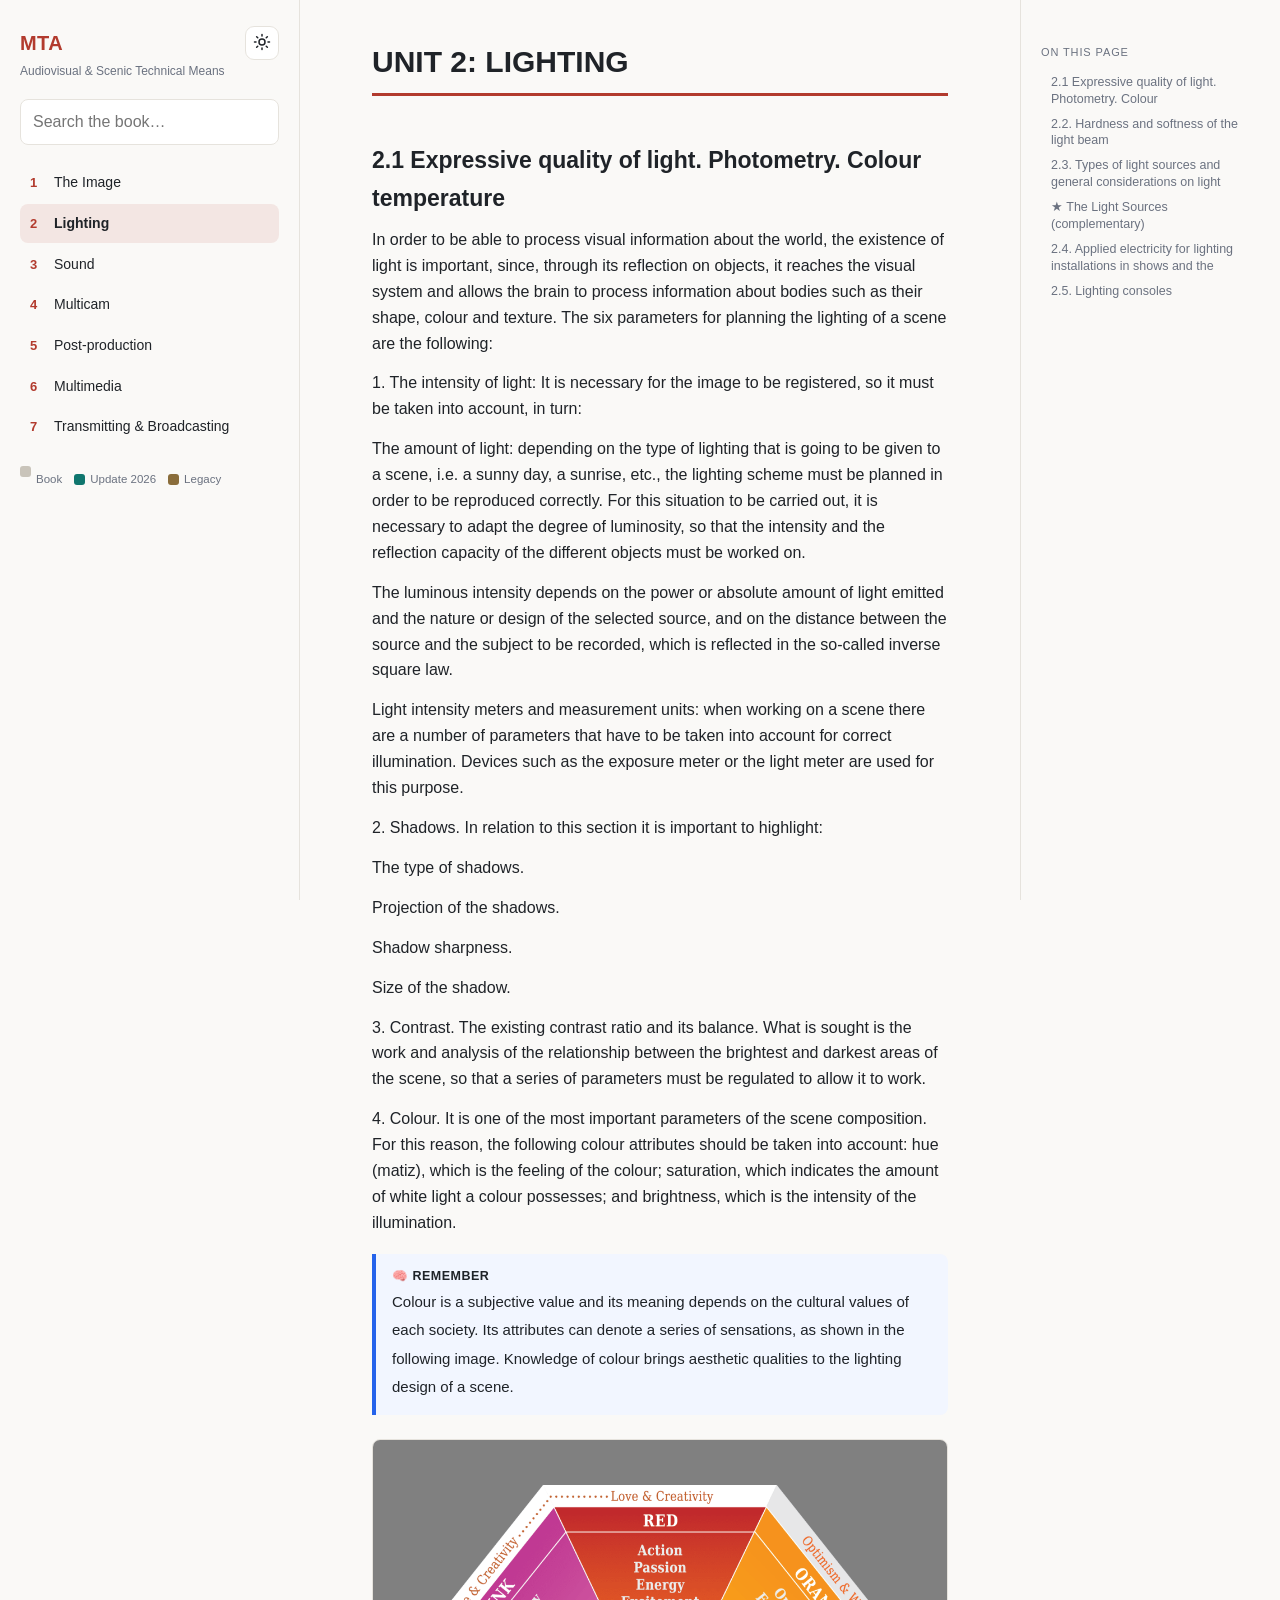
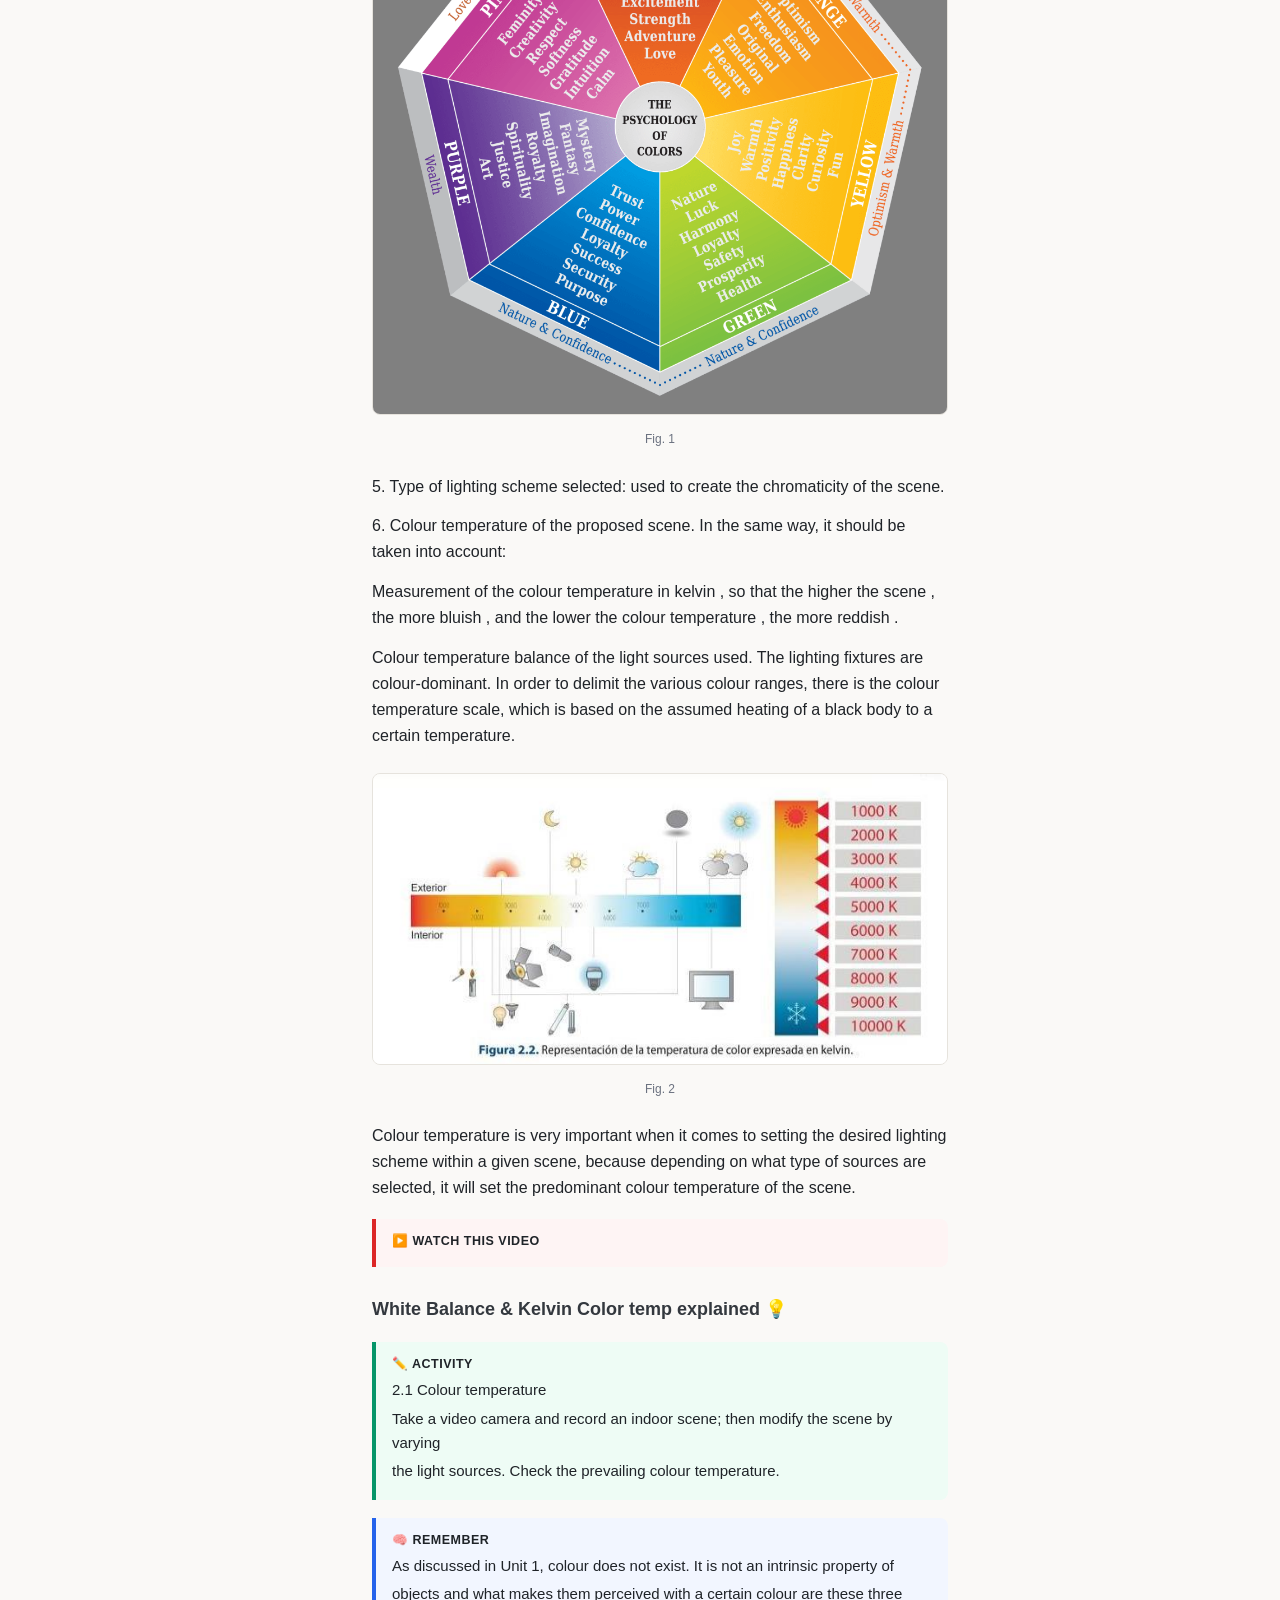
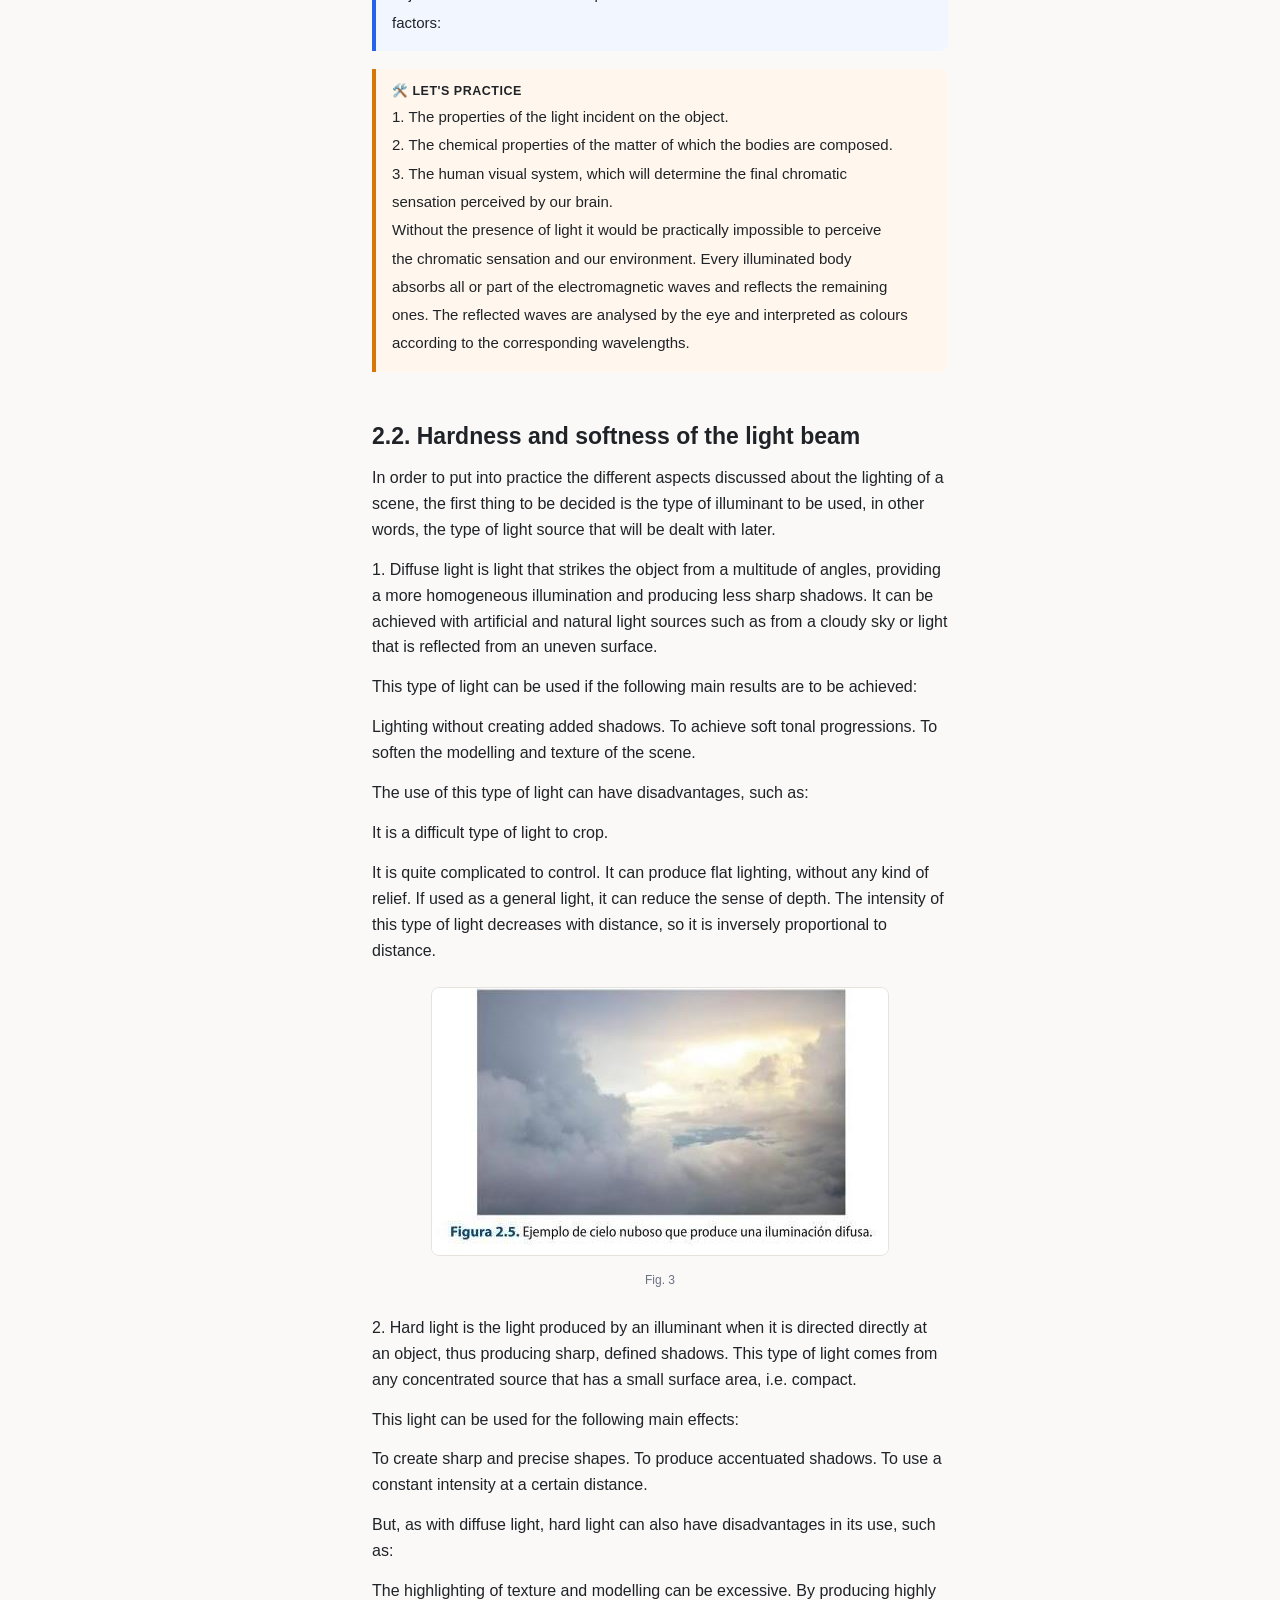
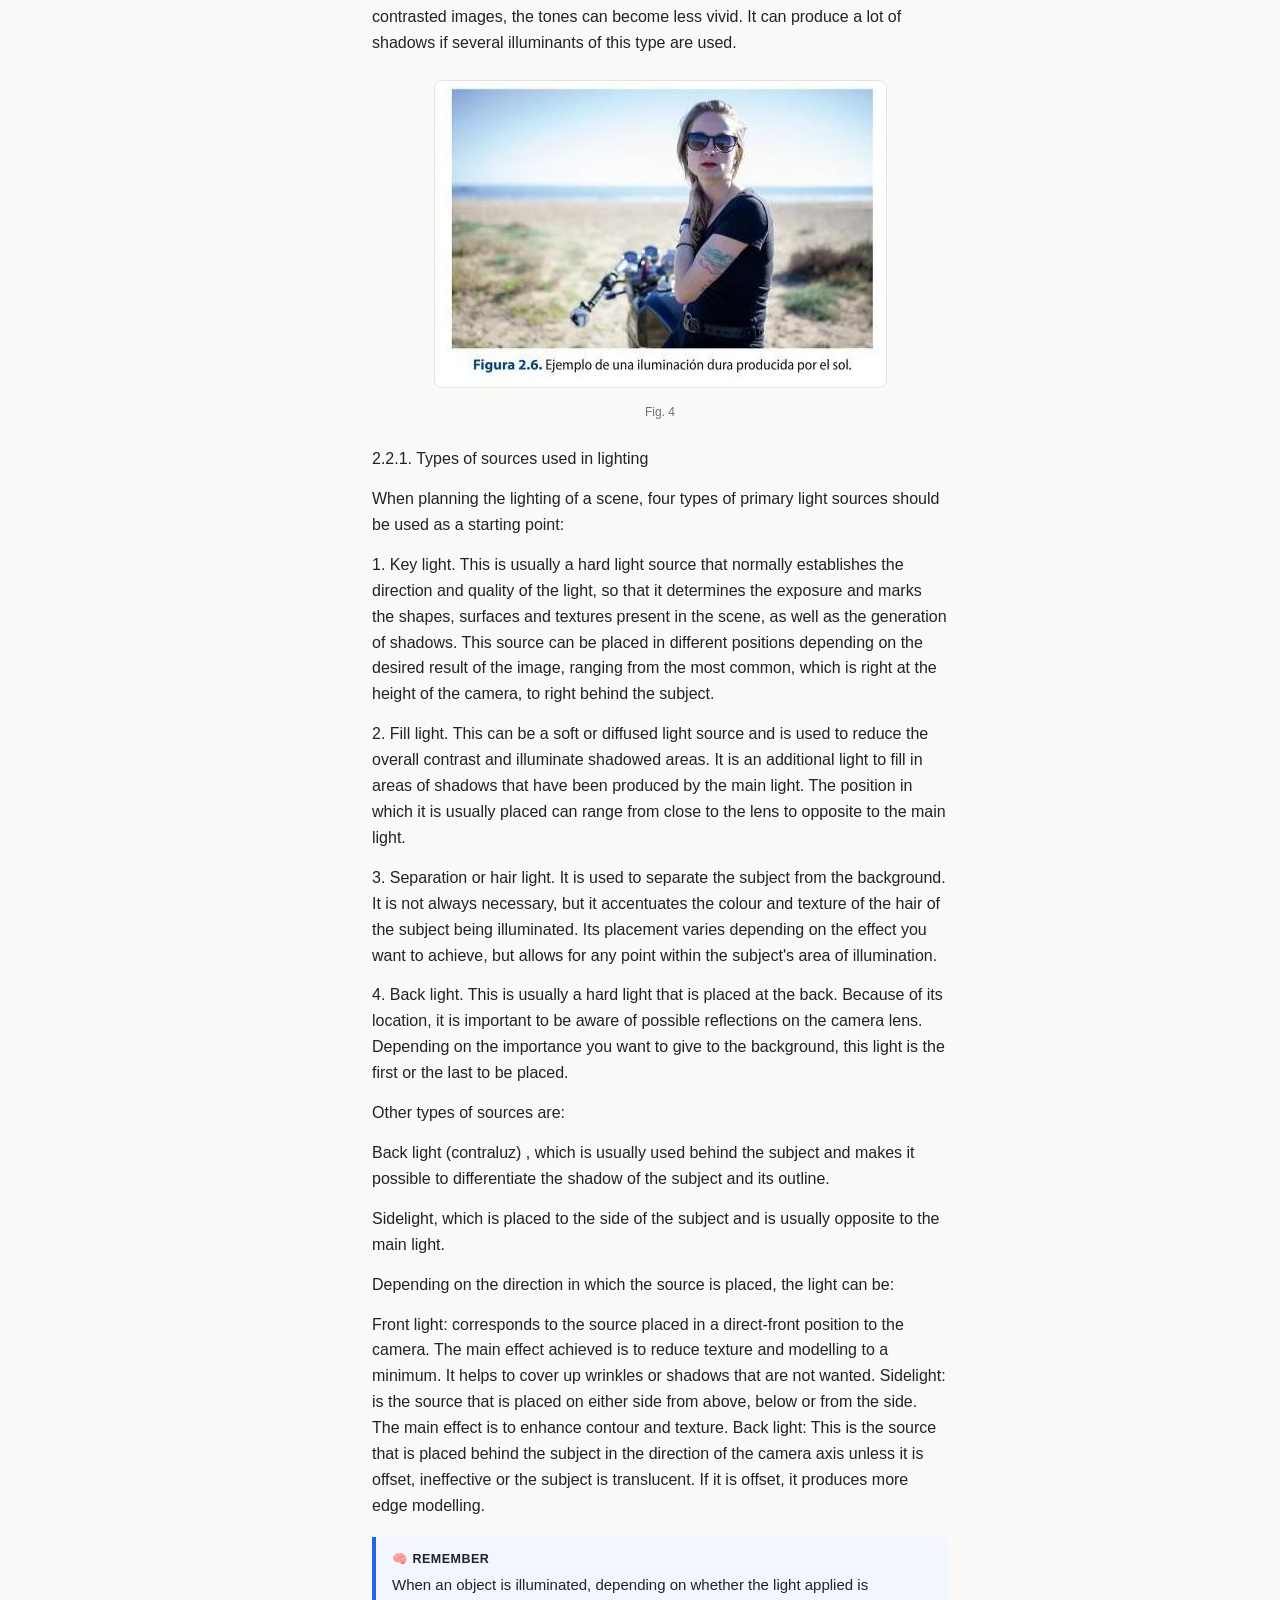
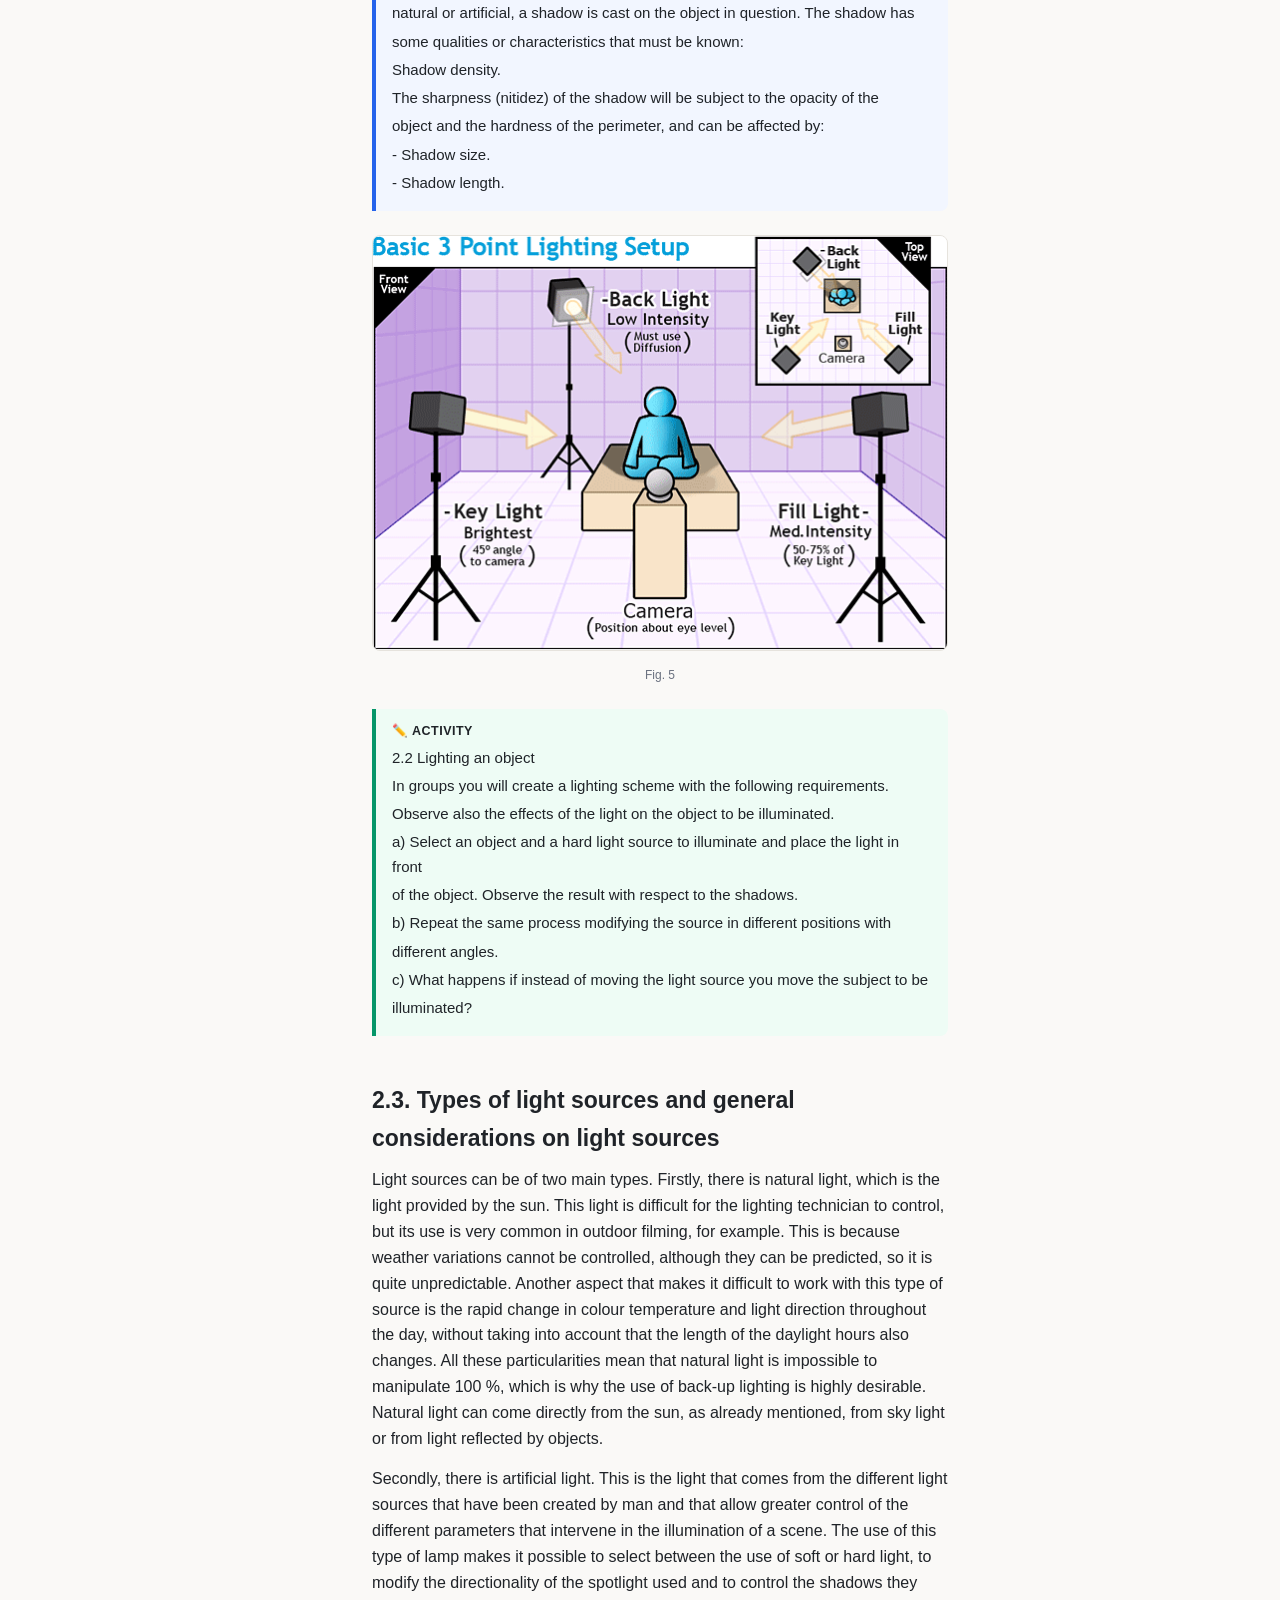
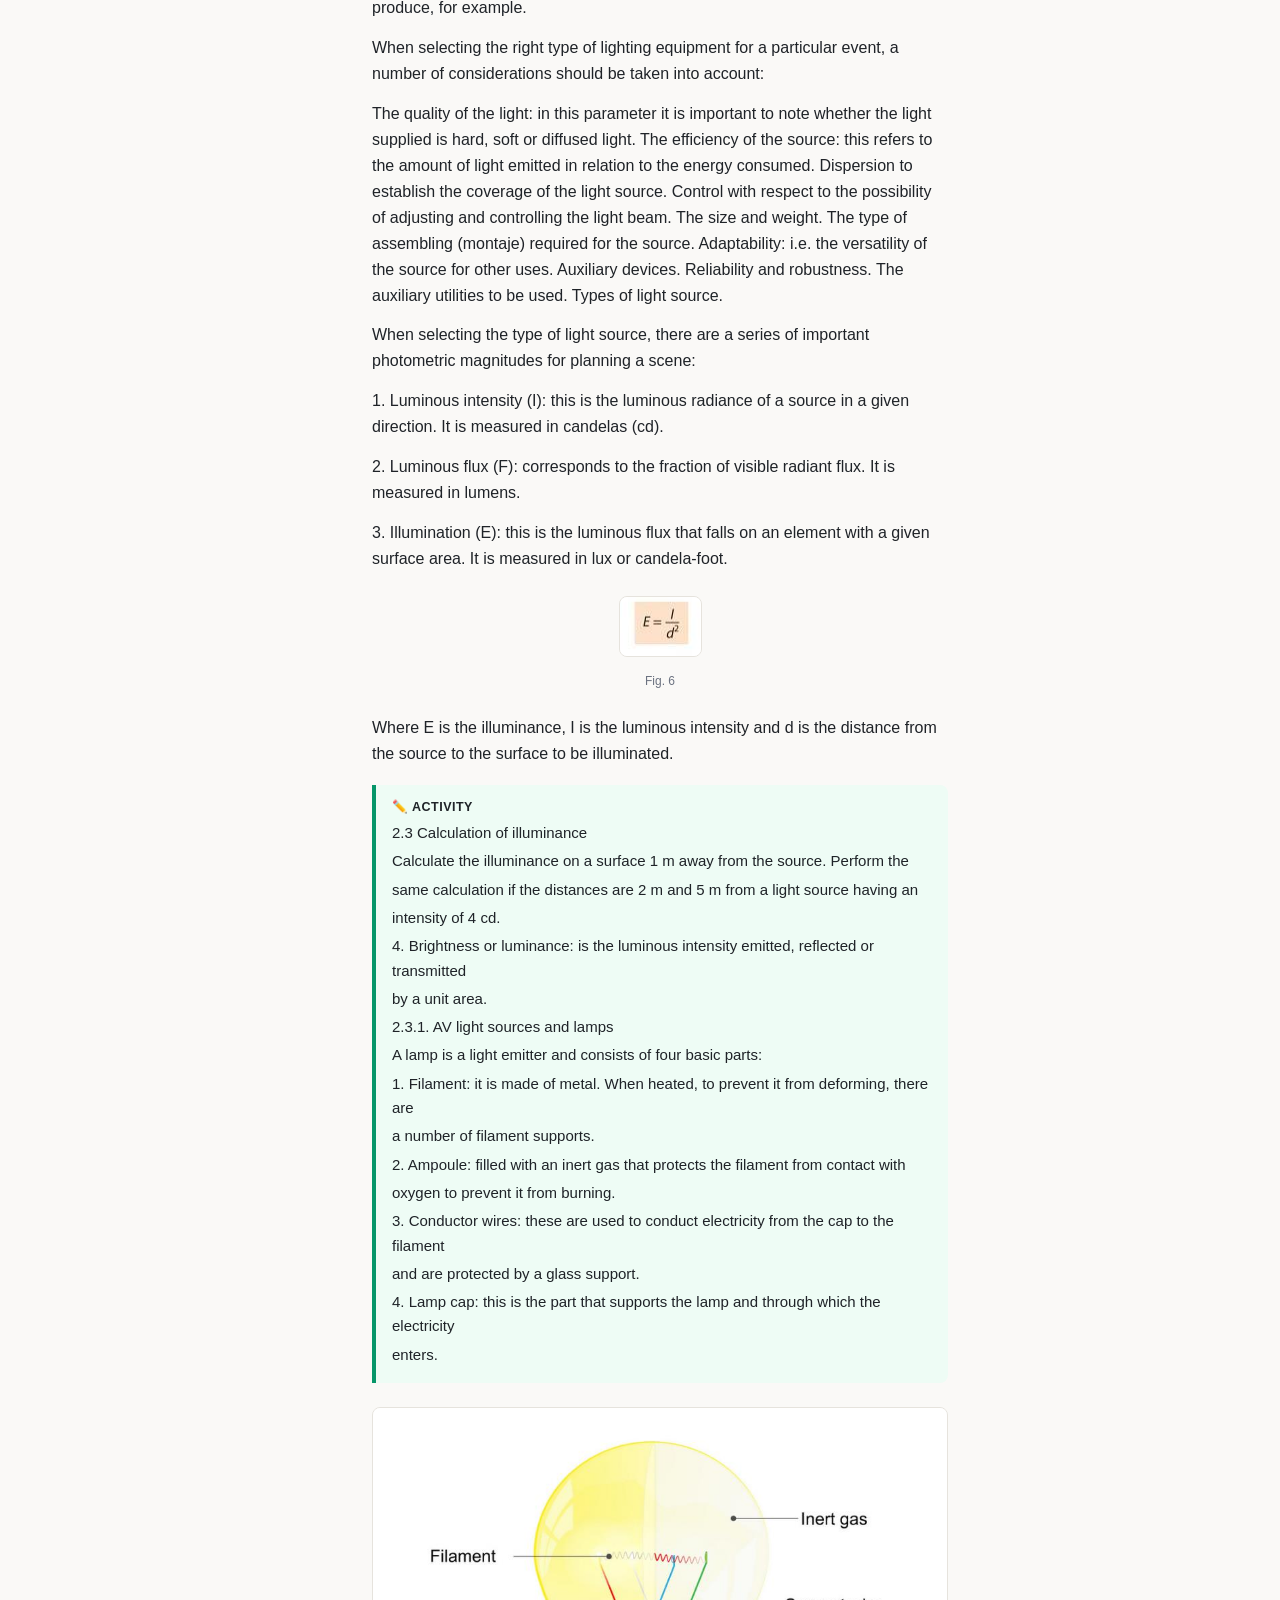
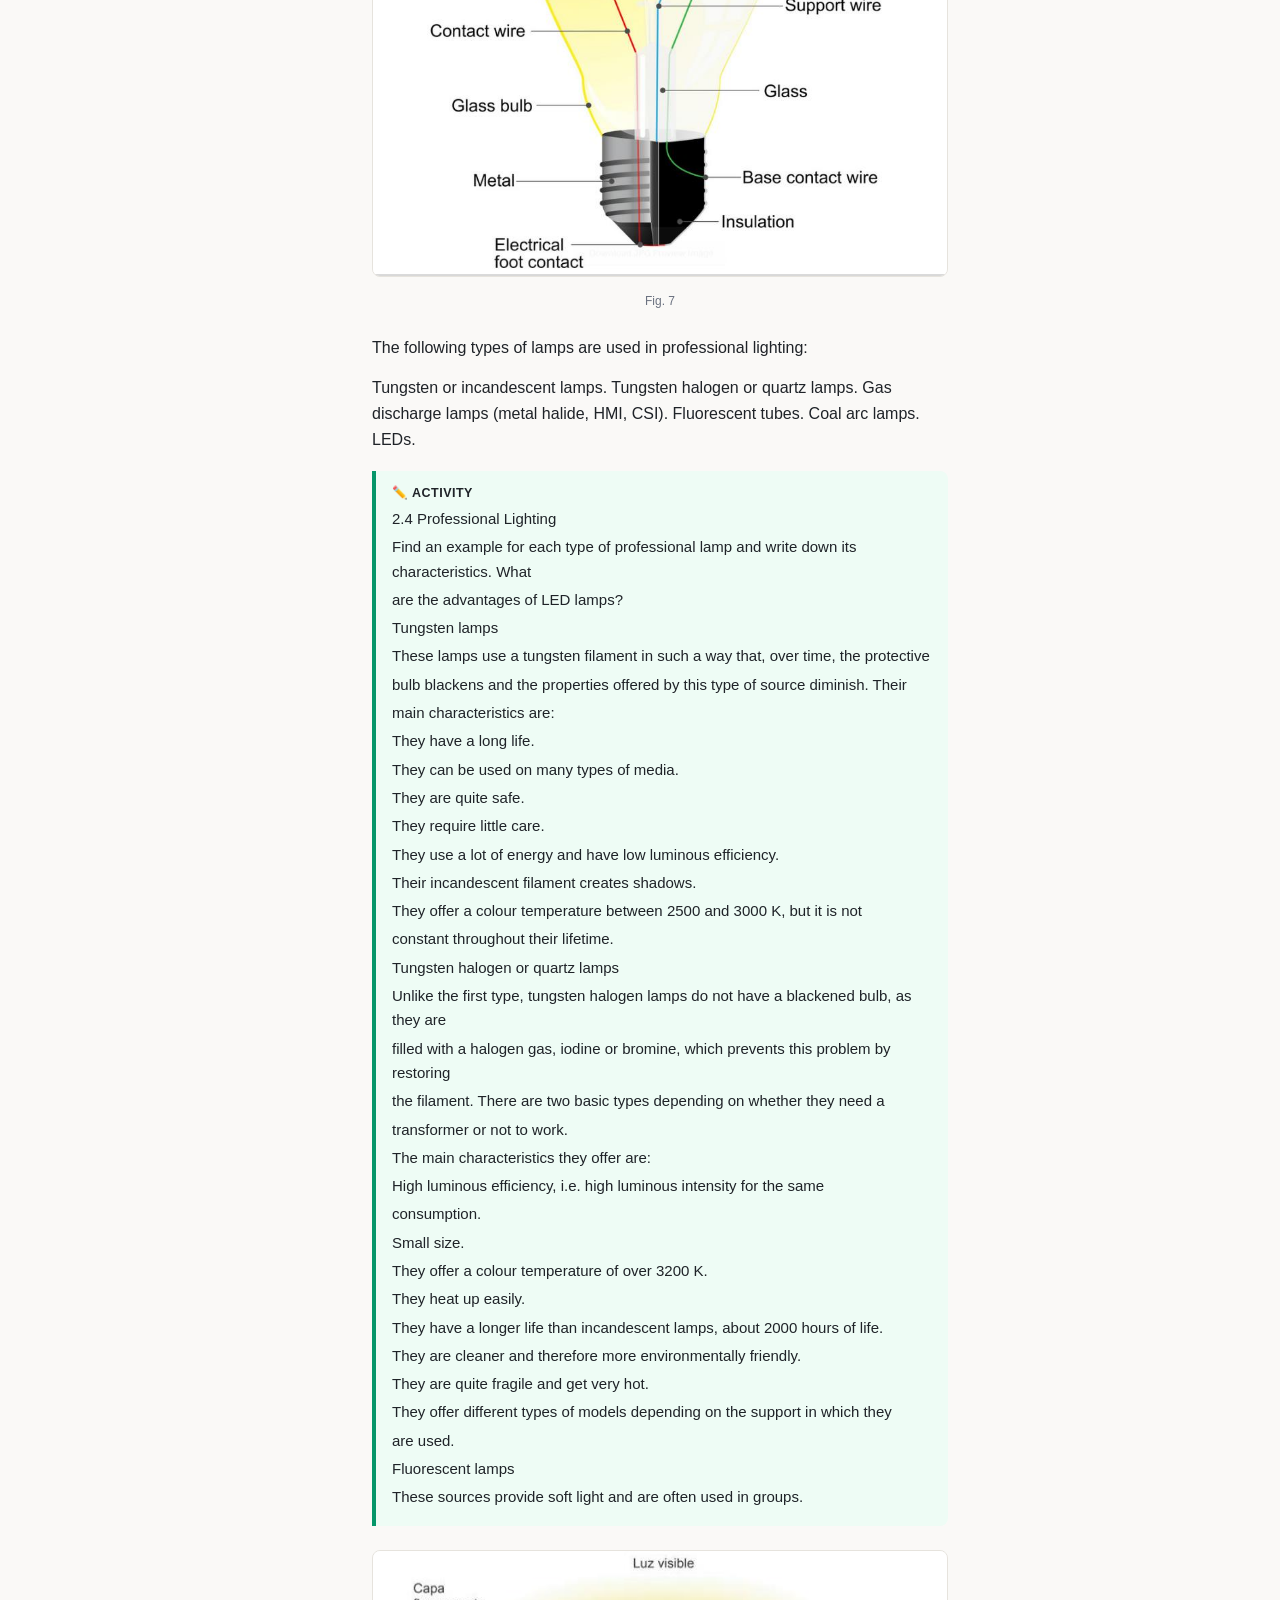
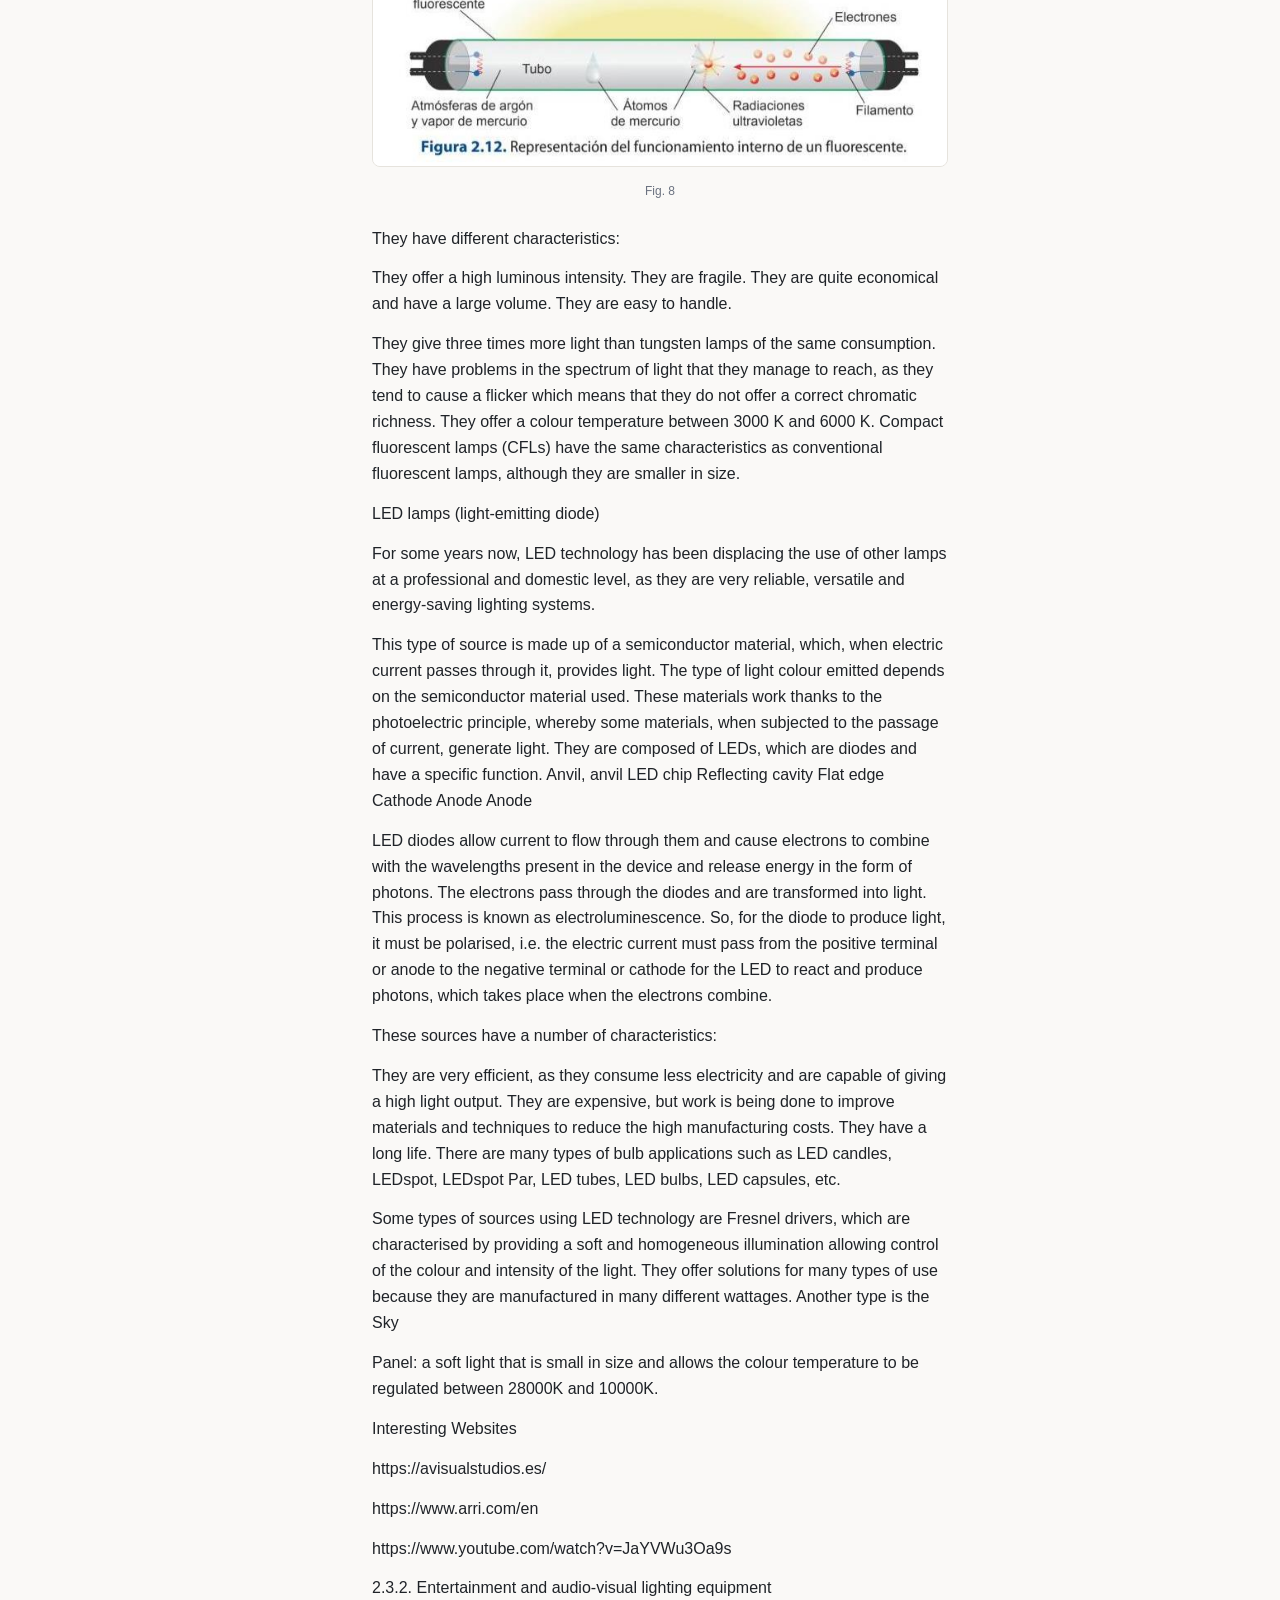
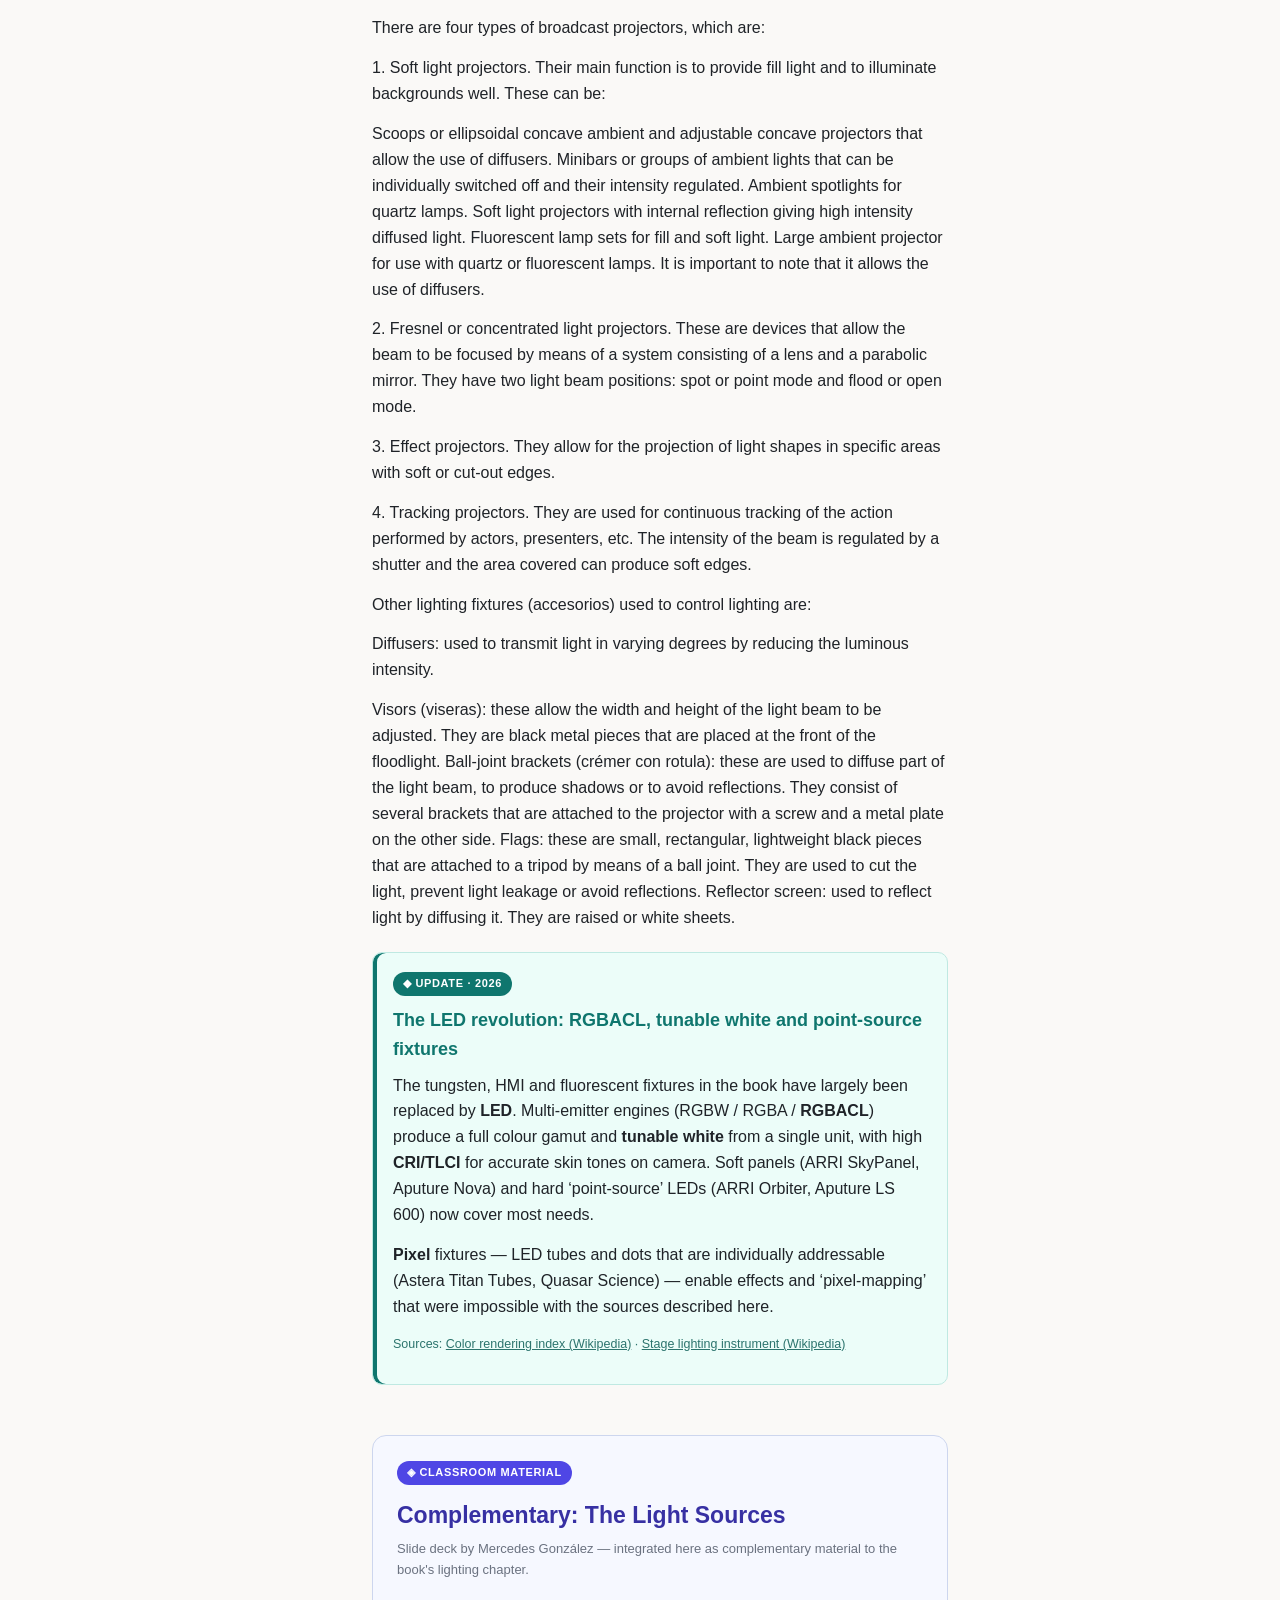
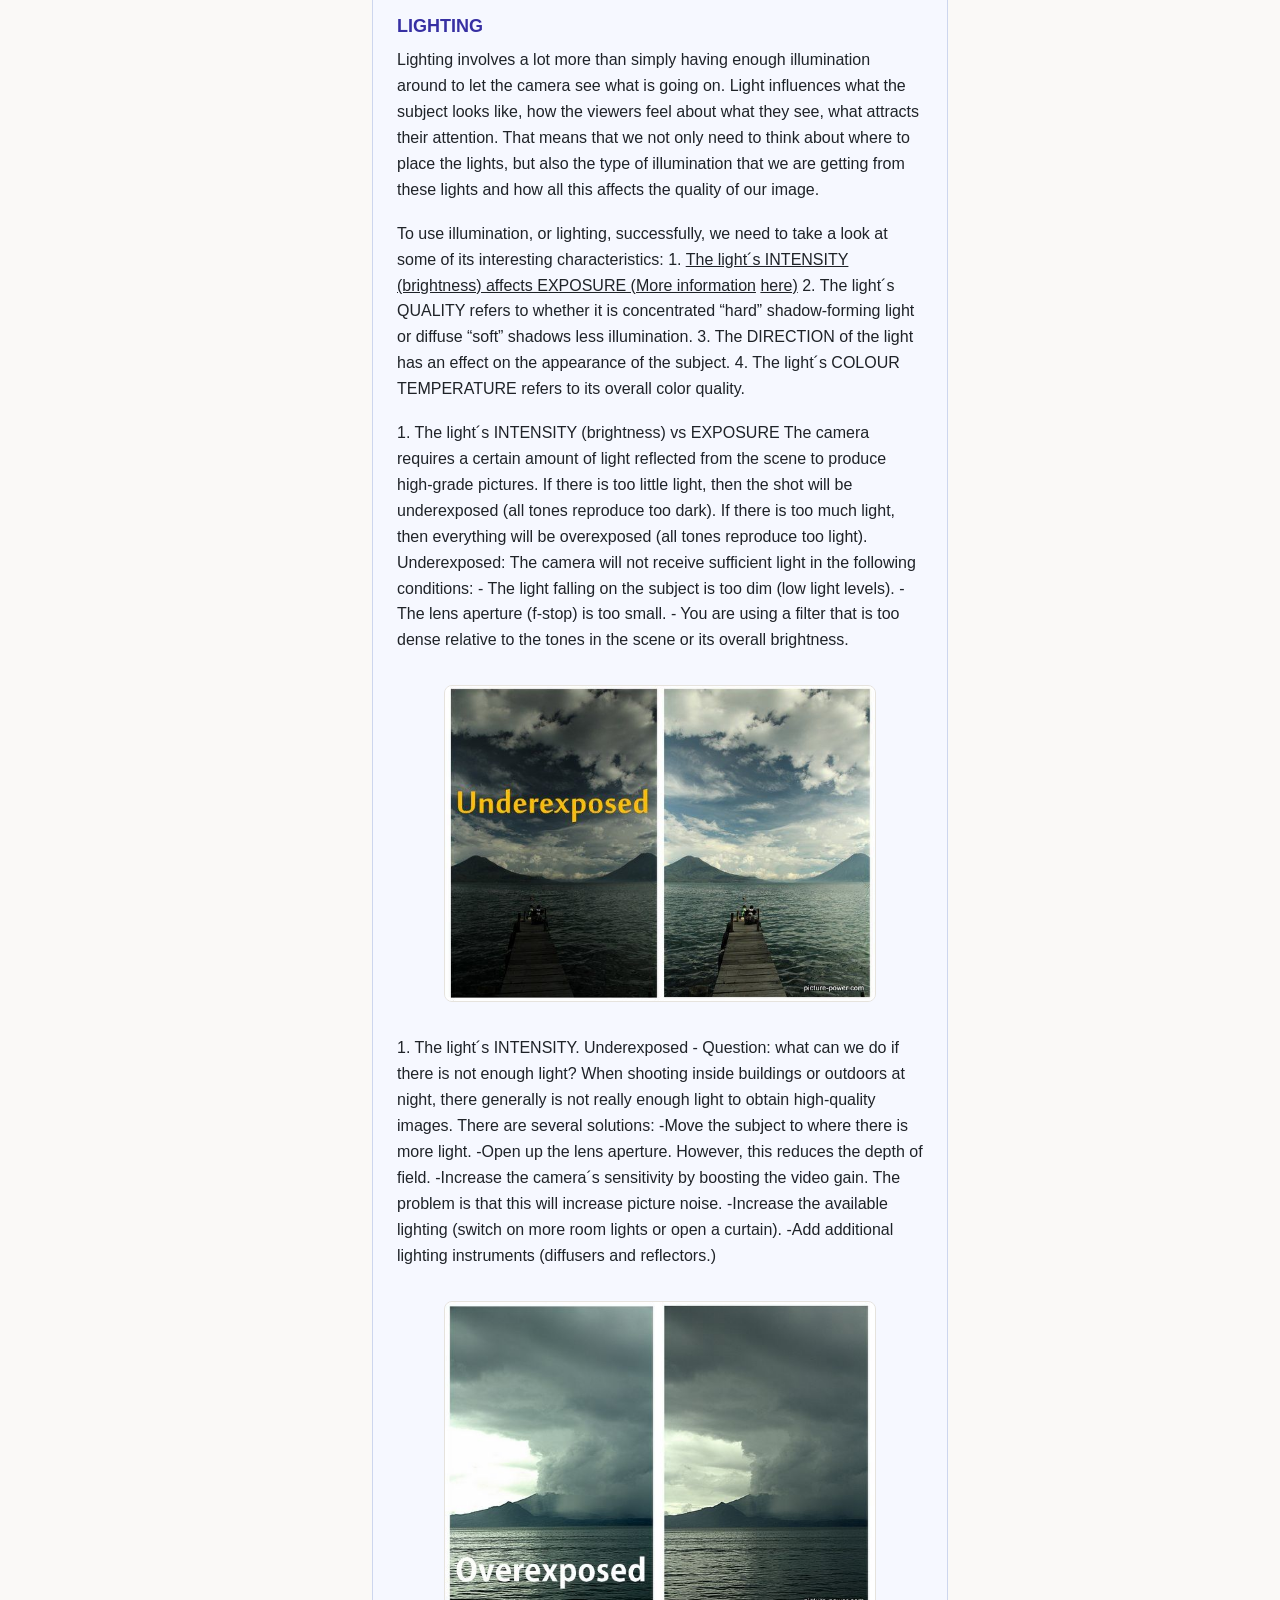
<file: docs/unit2.html>
<!doctype html><html lang="en"><head>
<meta charset="utf-8"><meta name="viewport" content="width=device-width,initial-scale=1">
<title>UNIT 2: LIGHTING — MTA</title>
<script>(function(){try{var t=localStorage.getItem('mta-theme');if(!t)t=matchMedia('(prefers-color-scheme: dark)').matches?'dark':'light';document.documentElement.setAttribute('data-theme',t);}catch(e){}})();</script>
<link rel="stylesheet" href="assets/style.css">
</head><body>
<div class="wrap has-onpage">
<aside class="side">
  <div class="side-head">
    <a class="brand" href="index.html">MTA</a>
    <button id="theme-toggle" class="theme-toggle" aria-label="Light / dark"><span id="theme-icon"></span></button>
  </div>
  <div class="book">Audiovisual &amp; Scenic Technical Means</div>
  <div class="search"><input id="q" type="search" placeholder="Search the book…" autocomplete="off"><div id="results"></div></div>
  <nav class="units"><a href="unit1.html"><b>1</b> The Image</a>
<a href="unit2.html" class="active"><b>2</b> Lighting</a>
<a href="unit3.html"><b>3</b> Sound</a>
<a href="unit4.html"><b>4</b> Multicam</a>
<a href="unit5.html"><b>5</b> Post-production</a>
<a href="unit6.html"><b>6</b> Multimedia</a>
<a href="unit7.html"><b>7</b> Transmitting &amp; Broadcasting</a></nav>
  <div class="legend">
    <span><i class="dot book"></i>Book</span>
    <span><i class="dot upd"></i>Update 2026</span>
    <span><i class="dot leg"></i>Legacy</span>
  </div>
  <button id="editToggle" class="edit-toggle">✎ Edit photos</button>
</aside>
<main><h1>UNIT 2: LIGHTING</h1>
<h2 id="2-1-expressive-quality-of-light-photometry-colou">2.1 Expressive quality of light. Photometry. Colour temperature</h2>
<p>In order to be able to process visual information about the world, the existence of light is important, since, through its reflection on objects, it reaches the visual system and allows the brain to process information about bodies such as their shape, colour and texture. The six parameters for planning the lighting of a scene are the following:</p>
<p>1. The intensity of light: It is necessary for the image to be registered, so it must be taken into account, in turn:</p>
<p>The amount of light: depending on the type of lighting that is going to be given to a scene, i.e. a sunny day, a sunrise, etc., the lighting scheme must be planned in order to be reproduced correctly. For this situation to be carried out, it is necessary to adapt the degree of luminosity, so that the intensity and the reflection capacity of the different objects must be worked on.</p>
<p>The luminous intensity depends on the power or absolute amount of light emitted and the nature or design of the selected source, and on the distance between the source and the subject to be recorded, which is reflected in the so-called inverse square law.</p>
<p>Light intensity meters and measurement units: when working on a scene there are a number of parameters that have to be taken into account for correct illumination. Devices such as the exposure meter or the light meter are used for this purpose.</p>
<p>2. Shadows. In relation to this section it is important to highlight:</p>
<p>The type of shadows.</p>
<p>Projection of the shadows.</p>
<p>Shadow sharpness.</p>
<p>Size of the shadow.</p>
<p>3. Contrast. The existing contrast ratio and its balance. What is sought is the work and analysis of the relationship between the brightest and darkest areas of the scene, so that a series of parameters must be regulated to allow it to work.</p>
<p>4. Colour. It is one of the most important parameters of the scene composition. For this reason, the following colour attributes should be taken into account: hue (matiz), which is the feeling of the colour; saturation, which indicates the amount of white light a colour possesses; and brightness, which is the intensity of the illumination.</p>
<div class="callout remember"><div class="callout-h">🧠 Remember</div><p>Colour is a subjective value and its meaning depends on the cultural values of</p><p>each society. Its attributes can denote a series of sensations, as shown in the</p><p>following image. Knowledge of colour brings aesthetic qualities to the lighting</p><p>design of a scene.</p></div>
<figure data-fig="1"><img loading="lazy" src="img/unit2/unit2_589d1d71f7.png" alt=""><figcaption><span>Fig. 1</span><button class="swap" data-fig="1">swap image</button></figcaption></figure>
<p>5. Type of lighting scheme selected: used to create the chromaticity of the scene.</p>
<p>6. Colour temperature of the proposed scene. In the same way, it should be taken into account:</p>
<p>Measurement of the colour temperature in kelvin , so that the higher the scene , the more bluish , and the lower the colour temperature , the more reddish .</p>
<p>Colour temperature balance of the light sources used. The lighting fixtures are colour-dominant. In order to delimit the various colour ranges, there is the colour temperature scale, which is based on the assumed heating of a black body to a certain temperature.</p>
<figure data-fig="2"><img loading="lazy" src="img/unit2/unit2_77dccdc9ea.jpeg" alt=""><figcaption><span>Fig. 2</span><button class="swap" data-fig="2">swap image</button></figcaption></figure>
<p>Colour temperature is very important when it comes to setting the desired lighting scheme within a given scene, because depending on what type of sources are selected, it will set the predominant colour temperature of the scene.</p>
<div class="callout video"><div class="callout-h">▶️ Watch this video</div></div>
<h3 id="white-balance-kelvin-color-temp-explained">White Balance &amp; Kelvin Color temp explained 💡</h3>
<div class="callout activity"><div class="callout-h">✏️ Activity</div><p>2.1 Colour temperature</p><p>Take a video camera and record an indoor scene; then modify the scene by varying</p><p>the light sources. Check the prevailing colour temperature.</p></div>
<div class="callout remember"><div class="callout-h">🧠 Remember</div><p>As discussed in Unit 1, colour does not exist. It is not an intrinsic property of</p><p>objects and what makes them perceived with a certain colour are these three</p><p>factors:</p></div>
<div class="callout practice"><div class="callout-h">🛠️ Let's practice</div><p>1. The properties of the light incident on the object.</p><p>2. The chemical properties of the matter of which the bodies are composed.</p><p>3. The human visual system, which will determine the final chromatic</p><p>sensation perceived by our brain.</p><p>Without the presence of light it would be practically impossible to perceive</p><p>the chromatic sensation and our environment. Every illuminated body</p><p>absorbs all or part of the electromagnetic waves and reflects the remaining</p><p>ones. The reflected waves are analysed by the eye and interpreted as colours</p><p>according to the corresponding wavelengths.</p></div>
<h2 id="2-2-hardness-and-softness-of-the-light-beam">2.2. Hardness and softness of the light beam</h2>
<p>In order to put into practice the different aspects discussed about the lighting of a scene, the first thing to be decided is the type of illuminant to be used, in other words, the type of light source that will be dealt with later.</p>
<p>1. Diffuse light is light that strikes the object from a multitude of angles, providing a more homogeneous illumination and producing less sharp shadows. It can be achieved with artificial and natural light sources such as from a cloudy sky or light that is reflected from an uneven surface.</p>
<p>This type of light can be used if the following main results are to be achieved:</p>
<p>Lighting without creating added shadows. To achieve soft tonal progressions. To soften the modelling and texture of the scene.</p>
<p>The use of this type of light can have disadvantages, such as:</p>
<p>It is a difficult type of light to crop.</p>
<p>It is quite complicated to control. It can produce flat lighting, without any kind of relief. If used as a general light, it can reduce the sense of depth. The intensity of this type of light decreases with distance, so it is inversely proportional to distance.</p>
<figure data-fig="3"><img loading="lazy" src="img/unit2/unit2_22526534ef.jpeg" alt=""><figcaption><span>Fig. 3</span><button class="swap" data-fig="3">swap image</button></figcaption></figure>
<p>2. Hard light is the light produced by an illuminant when it is directed directly at an object, thus producing sharp, defined shadows. This type of light comes from any concentrated source that has a small surface area, i.e. compact.</p>
<p>This light can be used for the following main effects:</p>
<p>To create sharp and precise shapes. To produce accentuated shadows. To use a constant intensity at a certain distance.</p>
<p>But, as with diffuse light, hard light can also have disadvantages in its use, such as:</p>
<p>The highlighting of texture and modelling can be excessive. By producing highly contrasted images, the tones can become less vivid. It can produce a lot of shadows if several illuminants of this type are used.</p>
<figure data-fig="4"><img loading="lazy" src="img/unit2/unit2_09222beb90.jpeg" alt=""><figcaption><span>Fig. 4</span><button class="swap" data-fig="4">swap image</button></figcaption></figure>
<p>2.2.1. Types of sources used in lighting</p>
<p>When planning the lighting of a scene, four types of primary light sources should be used as a starting point:</p>
<p>1. Key light. This is usually a hard light source that normally establishes the direction and quality of the light, so that it determines the exposure and marks the shapes, surfaces and textures present in the scene, as well as the generation of shadows. This source can be placed in different positions depending on the desired result of the image, ranging from the most common, which is right at the height of the camera, to right behind the subject.</p>
<p>2. Fill light. This can be a soft or diffused light source and is used to reduce the overall contrast and illuminate shadowed areas. It is an additional light to fill in areas of shadows that have been produced by the main light. The position in which it is usually placed can range from close to the lens to opposite to the main light.</p>
<p>3. Separation or hair light. It is used to separate the subject from the background. It is not always necessary, but it accentuates the colour and texture of the hair of the subject being illuminated. Its placement varies depending on the effect you want to achieve, but allows for any point within the subject&#x27;s area of illumination.</p>
<p>4. Back light. This is usually a hard light that is placed at the back. Because of its location, it is important to be aware of possible reflections on the camera lens. Depending on the importance you want to give to the background, this light is the first or the last to be placed.</p>
<p>Other types of sources are:</p>
<p>Back light (contraluz) , which is usually used behind the subject and makes it possible to differentiate the shadow of the subject and its outline.</p>
<p>Sidelight, which is placed to the side of the subject and is usually opposite to the main light.</p>
<p>Depending on the direction in which the source is placed, the light can be:</p>
<p>Front light: corresponds to the source placed in a direct-front position to the camera. The main effect achieved is to reduce texture and modelling to a minimum. It helps to cover up wrinkles or shadows that are not wanted. Sidelight: is the source that is placed on either side from above, below or from the side. The main effect is to enhance contour and texture. Back light: This is the source that is placed behind the subject in the direction of the camera axis unless it is offset, ineffective or the subject is translucent. If it is offset, it produces more edge modelling.</p>
<div class="callout remember"><div class="callout-h">🧠 Remember</div><p>When an object is illuminated, depending on whether the light applied is</p><p>natural or artificial, a shadow is cast on the object in question. The shadow has</p><p>some qualities or characteristics that must be known:</p><p>Shadow density.</p><p>The sharpness (nitidez) of the shadow will be subject to the opacity of the</p><p>object and the hardness of the perimeter, and can be affected by:</p><p>- Shadow size.</p><p>- Shadow length.</p></div>
<figure data-fig="5"><img loading="lazy" src="img/unit2/unit2_688d21777e.png" alt=""><figcaption><span>Fig. 5</span><button class="swap" data-fig="5">swap image</button></figcaption></figure>
<div class="callout activity"><div class="callout-h">✏️ Activity</div><p>2.2 Lighting an object</p><p>In groups you will create a lighting scheme with the following requirements.</p><p>Observe also the effects of the light on the object to be illuminated.</p><p>a) Select an object and a hard light source to illuminate and place the light in front</p><p>of the object. Observe the result with respect to the shadows.</p><p>b) Repeat the same process modifying the source in different positions with</p><p>different angles.</p><p>c) What happens if instead of moving the light source you move the subject to be</p><p>illuminated?</p></div>
<h2 id="2-3-types-of-light-sources-and-general-considera">2.3. Types of light sources and general considerations on light sources</h2>
<p>Light sources can be of two main types. Firstly, there is natural light, which is the light provided by the sun. This light is difficult for the lighting technician to control, but its use is very common in outdoor filming, for example. This is because weather variations cannot be controlled, although they can be predicted, so it is quite unpredictable. Another aspect that makes it difficult to work with this type of source is the rapid change in colour temperature and light direction throughout the day, without taking into account that the length of the daylight hours also changes. All these particularities mean that natural light is impossible to manipulate 100 %, which is why the use of back-up lighting is highly desirable. Natural light can come directly from the sun, as already mentioned, from sky light or from light reflected by objects.</p>
<p>Secondly, there is artificial light. This is the light that comes from the different light sources that have been created by man and that allow greater control of the different parameters that intervene in the illumination of a scene. The use of this type of lamp makes it possible to select between the use of soft or hard light, to modify the directionality of the spotlight used and to control the shadows they produce, for example.</p>
<p>When selecting the right type of lighting equipment for a particular event, a number of considerations should be taken into account:</p>
<p>The quality of the light: in this parameter it is important to note whether the light supplied is hard, soft or diffused light. The efficiency of the source: this refers to the amount of light emitted in relation to the energy consumed. Dispersion to establish the coverage of the light source. Control with respect to the possibility of adjusting and controlling the light beam. The size and weight. The type of assembling (montaje) required for the source. Adaptability: i.e. the versatility of the source for other uses. Auxiliary devices. Reliability and robustness. The auxiliary utilities to be used. Types of light source.</p>
<p>When selecting the type of light source, there are a series of important photometric magnitudes for planning a scene:</p>
<p>1. Luminous intensity (I): this is the luminous radiance of a source in a given direction. It is measured in candelas (cd).</p>
<p>2. Luminous flux (F): corresponds to the fraction of visible radiant flux. It is measured in lumens.</p>
<p>3. Illumination (E): this is the luminous flux that falls on an element with a given surface area. It is measured in lux or candela-foot.</p>
<figure data-fig="6"><img loading="lazy" src="img/unit2/unit2_5fc65562cd.png" alt=""><figcaption><span>Fig. 6</span><button class="swap" data-fig="6">swap image</button></figcaption></figure>
<p>Where E is the illuminance, I is the luminous intensity and d is the distance from the source to the surface to be illuminated.</p>
<div class="callout activity"><div class="callout-h">✏️ Activity</div><p>2.3 Calculation of illuminance</p><p>Calculate the illuminance on a surface 1 m away from the source. Perform the</p><p>same calculation if the distances are 2 m and 5 m from a light source having an</p><p>intensity of 4 cd.</p><p>4. Brightness or luminance: is the luminous intensity emitted, reflected or transmitted</p><p>by a unit area.</p><p>2.3.1. AV light sources and lamps</p><p>A lamp is a light emitter and consists of four basic parts:</p><p>1. Filament: it is made of metal. When heated, to prevent it from deforming, there are</p><p>a number of filament supports.</p><p>2. Ampoule: filled with an inert gas that protects the filament from contact with</p><p>oxygen to prevent it from burning.</p><p>3. Conductor wires: these are used to conduct electricity from the cap to the filament</p><p>and are protected by a glass support.</p><p>4. Lamp cap: this is the part that supports the lamp and through which the electricity</p><p>enters.</p></div>
<figure data-fig="7"><img loading="lazy" src="img/unit2/unit2_85987e4d56.jpeg" alt=""><figcaption><span>Fig. 7</span><button class="swap" data-fig="7">swap image</button></figcaption></figure>
<p>The following types of lamps are used in professional lighting:</p>
<p>Tungsten or incandescent lamps. Tungsten halogen or quartz lamps. Gas discharge lamps (metal halide, HMI, CSI). Fluorescent tubes. Coal arc lamps. LEDs.</p>
<div class="callout activity"><div class="callout-h">✏️ Activity</div><p>2.4 Professional Lighting</p><p>Find an example for each type of professional lamp and write down its characteristics. What</p><p>are the advantages of LED lamps?</p><p>Tungsten lamps</p><p>These lamps use a tungsten filament in such a way that, over time, the protective</p><p>bulb blackens and the properties offered by this type of source diminish. Their</p><p>main characteristics are:</p><p>They have a long life.</p><p>They can be used on many types of media.</p><p>They are quite safe.</p><p>They require little care.</p><p>They use a lot of energy and have low luminous efficiency.</p><p>Their incandescent filament creates shadows.</p><p>They offer a colour temperature between 2500 and 3000 K, but it is not</p><p>constant throughout their lifetime.</p><p>Tungsten halogen or quartz lamps</p><p>Unlike the first type, tungsten halogen lamps do not have a blackened bulb, as they are</p><p>filled with a halogen gas, iodine or bromine, which prevents this problem by restoring</p><p>the filament. There are two basic types depending on whether they need a</p><p>transformer or not to work.</p><p>The main characteristics they offer are:</p><p>High luminous efficiency, i.e. high luminous intensity for the same</p><p>consumption.</p><p>Small size.</p><p>They offer a colour temperature of over 3200 K.</p><p>They heat up easily.</p><p>They have a longer life than incandescent lamps, about 2000 hours of life.</p><p>They are cleaner and therefore more environmentally friendly.</p><p>They are quite fragile and get very hot.</p><p>They offer different types of models depending on the support in which they</p><p>are used.</p><p>Fluorescent lamps</p><p>These sources provide soft light and are often used in groups.</p></div>
<figure data-fig="8"><img loading="lazy" src="img/unit2/unit2_4be9d4e616.jpeg" alt=""><figcaption><span>Fig. 8</span><button class="swap" data-fig="8">swap image</button></figcaption></figure>
<p>They have different characteristics:</p>
<p>They offer a high luminous intensity. They are fragile. They are quite economical and have a large volume. They are easy to handle.</p>
<p>They give three times more light than tungsten lamps of the same consumption. They have problems in the spectrum of light that they manage to reach, as they tend to cause a flicker which means that they do not offer a correct chromatic richness. They offer a colour temperature between 3000 K and 6000 K. Compact fluorescent lamps (CFLs) have the same characteristics as conventional fluorescent lamps, although they are smaller in size.</p>
<p>LED lamps (light-emitting diode)</p>
<p>For some years now, LED technology has been displacing the use of other lamps at a professional and domestic level, as they are very reliable, versatile and energy-saving lighting systems.</p>
<p>This type of source is made up of a semiconductor material, which, when electric current passes through it, provides light. The type of light colour emitted depends on the semiconductor material used. These materials work thanks to the photoelectric principle, whereby some materials, when subjected to the passage of current, generate light. They are composed of LEDs, which are diodes and have a specific function. Anvil, anvil LED chip Reflecting cavity Flat edge Cathode Anode Anode</p>
<p>LED diodes allow current to flow through them and cause electrons to combine with the wavelengths present in the device and release energy in the form of photons. The electrons pass through the diodes and are transformed into light. This process is known as electroluminescence. So, for the diode to produce light, it must be polarised, i.e. the electric current must pass from the positive terminal or anode to the negative terminal or cathode for the LED to react and produce photons, which takes place when the electrons combine.</p>
<p>These sources have a number of characteristics:</p>
<p>They are very efficient, as they consume less electricity and are capable of giving a high light output. They are expensive, but work is being done to improve materials and techniques to reduce the high manufacturing costs. They have a long life. There are many types of bulb applications such as LED candles, LEDspot, LEDspot Par, LED tubes, LED bulbs, LED capsules, etc.</p>
<p>Some types of sources using LED technology are Fresnel drivers, which are characterised by providing a soft and homogeneous illumination allowing control of the colour and intensity of the light. They offer solutions for many types of use because they are manufactured in many different wattages. Another type is the Sky</p>
<p>Panel: a soft light that is small in size and allows the colour temperature to be regulated between 28000K and 10000K.</p>
<p>Interesting Websites</p>
<p>https://avisualstudios.es/</p>
<p>https://www.arri.com/en</p>
<p>https://www.youtube.com/watch?v=JaYVWu3Oa9s</p>
<p>2.3.2. Entertainment and audio-visual lighting equipment</p>
<p>There are four types of broadcast projectors, which are:</p>
<p>1. Soft light projectors. Their main function is to provide fill light and to illuminate backgrounds well. These can be:</p>
<p>Scoops or ellipsoidal concave ambient and adjustable concave projectors that allow the use of diffusers. Minibars or groups of ambient lights that can be individually switched off and their intensity regulated. Ambient spotlights for quartz lamps. Soft light projectors with internal reflection giving high intensity diffused light. Fluorescent lamp sets for fill and soft light. Large ambient projector for use with quartz or fluorescent lamps. It is important to note that it allows the use of diffusers.</p>
<p>2. Fresnel or concentrated light projectors. These are devices that allow the beam to be focused by means of a system consisting of a lens and a parabolic mirror. They have two light beam positions: spot or point mode and flood or open mode.</p>
<p>3. Effect projectors. They allow for the projection of light shapes in specific areas with soft or cut-out edges.</p>
<p>4. Tracking projectors. They are used for continuous tracking of the action performed by actors, presenters, etc. The intensity of the beam is regulated by a shutter and the area covered can produce soft edges.</p>
<p>Other lighting fixtures (accesorios) used to control lighting are:</p>
<p>Diffusers: used to transmit light in varying degrees by reducing the luminous intensity.</p>
<p>Visors (viseras): these allow the width and height of the light beam to be adjusted. They are black metal pieces that are placed at the front of the floodlight. Ball-joint brackets (crémer con rotula): these are used to diffuse part of the light beam, to produce shadows or to avoid reflections. They consist of several brackets that are attached to the projector with a screw and a metal plate on the other side. Flags: these are small, rectangular, lightweight black pieces that are attached to a tripod by means of a ball joint. They are used to cut the light, prevent light leakage or avoid reflections. Reflector screen: used to reflect light by diffusing it. They are raised or white sheets.</p>
<div class="block update">
<div class="block-tag">◆ Update · 2026</div>
<h3>The LED revolution: RGBACL, tunable white and point-source fixtures</h3>
<p>The tungsten, HMI and fluorescent fixtures in the book have largely been replaced by <b>LED</b>. Multi-emitter engines (RGBW / RGBA / <b>RGBACL</b>) produce a full colour gamut and <b>tunable white</b> from a single unit, with high <b>CRI/TLCI</b> for accurate skin tones on camera. Soft panels (ARRI SkyPanel, Aputure Nova) and hard &lsquo;point-source&rsquo; LEDs (ARRI Orbiter, Aputure LS 600) now cover most needs.</p>
<p><b>Pixel</b> fixtures &mdash; LED tubes and dots that are individually addressable (Astera Titan Tubes, Quasar Science) &mdash; enable effects and &lsquo;pixel-mapping&rsquo; that were impossible with the sources described here.</p>
<p class="sources">Sources: <a href="https://en.wikipedia.org/wiki/Color_rendering_index" target="_blank" rel="noopener">Color rendering index (Wikipedia)</a> · <a href="https://en.wikipedia.org/wiki/Stage_lighting_instrument" target="_blank" rel="noopener">Stage lighting instrument (Wikipedia)</a></p>
</div>
<section class="deck" id="light-sources-deck">
<div class="deck-tag">◈ Classroom material</div>
<h2 style="scroll-margin-top:16px">Complementary: The Light Sources</h2>
<p class="deck-credit">Slide deck by Mercedes González — integrated here as complementary material to the book's lighting chapter.</p>
<div class="slide">
<h3>LIGHTING</h3>
<p>Lighting involves a lot more than simply having enough illumination around to let the camera see what is going on. Light influences what the subject looks like, how the viewers feel about what they see, what attracts their attention. That means that we not only need to think about where to place the lights, but also the type of illumination that we are getting from these lights and how all this affects the quality of our image.</p>
</div>
<div class="slide">
<p>To use illumination, or lighting, successfully, we need to take a look at some of its interesting characteristics: 1. <a href="https://docs.google.com/presentation/d/1YVefKmDuPSh1F6napuyy0EGCee-Ym9U71Fe3WhmKB3w/edit?usp=sharing" target="_blank" rel="noopener">The light´s INTENSITY (brightness) affects EXPOSURE (More information</a> <a href="https://docs.google.com/presentation/d/1YVefKmDuPSh1F6napuyy0EGCee-Ym9U71Fe3WhmKB3w/edit?usp=sharing" target="_blank" rel="noopener">here)</a> 2. The light´s QUALITY refers to whether it is concentrated “hard” shadow-forming light or diffuse “soft” shadows less illumination. 3. The DIRECTION of the light has an effect on the appearance of the subject. 4. The light´s COLOUR TEMPERATURE refers to its overall color quality.</p>
</div>
<div class="slide">
<p>1. The light´s INTENSITY (brightness) vs EXPOSURE The camera requires a certain amount of light reflected from the scene to produce high-grade pictures. If there is too little light, then the shot will be underexposed (all tones reproduce too dark). If there is too much light, then everything will be overexposed (all tones reproduce too light). Underexposed: The camera will not receive sufficient light in the following conditions: - The light falling on the subject is too dim (low light levels). - The lens aperture (f-stop) is too small. - You are using a filter that is too dense relative to the tones in the scene or its overall brightness.</p>
</div>
<div class="slide">
<figure class="slide-fig"><img loading="lazy" src="img/unit2-lightsources/unit2-lightsources_f47cf0c501.jpeg" alt=""><figcaption><button class="swap">swap image</button></figcaption></figure>
</div>
<div class="slide">
<p>1. The light´s INTENSITY. Underexposed - Question: what can we do if there is not enough light? When shooting inside buildings or outdoors at night, there generally is not really enough light to obtain high-quality images. There are several solutions: -Move the subject to where there is more light. -Open up the lens aperture. However, this reduces the depth of field. -Increase the camera´s sensitivity by boosting the video gain. The problem is that this will increase picture noise. -Increase the available lighting (switch on more room lights or open a curtain). -Add additional lighting instruments (diffusers and reflectors.)</p>
</div>
<div class="slide">
<figure class="slide-fig"><img loading="lazy" src="img/unit2-lightsources/unit2-lightsources_701b87b5a1.jpeg" alt=""><figcaption><button class="swap">swap image</button></figcaption></figure>
</div>
<div class="slide">
<p>1. The light´s INTENSITY. Overexposed Overexposed : If the lighting is too intense (high light levels), lighting personnel may compensate by doing the following: - Move the subject to where there is less light. - Stop down the lens (selecting a smaller aperture). - Use lower-power sources. - Use a dimmer (although dimming a lamp could lower its color temperature) - Place diffuser material over a light. - Use a neutral density filter. - Switch off some of the existing lighting. - Pull the curtains or blinds.</p>
</div>
<div class="slide">
<p>1. The light´s INTENSITY. Overexposed Overexposed : If the lighting is too intense (high light levels), lighting personnel may compensate by doing the following: ● Move the subject to where there is less light. ● Stop down the lens (selecting a smaller aperture). ● Use lower-power sources. ● Use a dimmer (although dimming a lamp ● could lower its color temperature) ● Place diffuser material over a light ● Move the light farther away from the subject.</p>
<figure class="slide-fig"><img loading="lazy" src="img/unit2-lightsources/unit2-lightsources_872fedcd26.jpeg" alt=""><figcaption><button class="swap">swap image</button></figcaption></figure>
</div>
<div class="slide">
<p>1. The light´s INTENSITY. Overexposed Overexposed : If the lighting is too intense (high light levels), lighting personnel may compensate by doing the following: We can vary the diameter of the beam a little ● Flood (spread) or limit (extender o limitar) turning the wheel in the back of the fixture. With the blades (palas) we can also control a little the opening of the beam of light the lamp´s beams.</p>
<figure class="slide-fig"><img loading="lazy" src="img/unit2-lightsources/unit2-lightsources_4293948c89.jpeg" alt=""><figcaption><button class="swap">swap image</button></figcaption></figure>
<figure class="slide-fig"><img loading="lazy" src="img/unit2-lightsources/unit2-lightsources_08b9641dbf.jpeg" alt=""><figcaption><button class="swap">swap image</button></figcaption></figure>
</div>
<div class="slide">
<p>1. The light´s INTENSITY. ● Use “bounce light” instead of direct lighting, using light diffusers and reflectors.</p>
<figure class="slide-fig"><img loading="lazy" src="img/unit2-lightsources/unit2-lightsources_7aedb4f9ee.jpeg" alt=""><figcaption><button class="swap">swap image</button></figcaption></figure>
<figure class="slide-fig"><img loading="lazy" src="img/unit2-lightsources/unit2-lightsources_83815a059a.jpeg" alt=""><figcaption><button class="swap">swap image</button></figcaption></figure>
</div>
<div class="slide">
<p>1. The light´s INTENSITY (brightness) affects EXPOSURE (camara) The degree of brightness that the scene has will depend on the intensity of the light and the reflection capacity of the subject.The intensity in turn depends on several factors: -1. The light power LIGHT of the light source is the absolute amount of light that it emits, <a href="https://en.wikipedia.org/wiki/Watt" target="_blank" rel="noopener">regardless of any other consideration. For example, a 1000 watt (The watt (symbol: W) is a unit of power)</a> lamp emits roughly twice as much light as a 500 watt lamp and half as much as a 2000 watt lamp. The higher the wattage (electric potential) or sum of powers from various sources, the more likely it is to get good lighting. - 2. The nature of the light source refers above all to the design of the device that emits said light. For example, an overvoltage lamp will provide more light than a normal one, at the same power. The same happens with devices equipped with reflective mirrors, magnifying</p>
</div>
<div class="slide">
<p>1. The light´s INTENSITY (brightness) affects EXPOSURE (camara) -3. The distance between the light source and the subject is an obvious question: if we bring the light source closer, it will arrive in greater quantity, while if we move it away, the quantity that will reach the subject will be less. The relationship between both elements is stated in the so-called law of the inverse of squares. Inverse Squares Law: The intensity of light that reaches a subject is inversely proportional to the square of the distance that separates the light source from the subject.: I = 1 / d2 The greater the distance between the light source (point sources) and the subject, the less light the subject perceives. Therefore, the light that will reach a subject from a light source located one meter from it, will have an intensity four times greater than if said light source is located two meters away. And if we place the light source at a distance of three meters from the subject, it will</p>
<figure class="slide-fig"><img loading="lazy" src="img/unit2-lightsources/unit2-lightsources_e98f5fc3c3.jpeg" alt=""><figcaption><button class="swap">swap image</button></figcaption></figure>
</div>
<div class="slide">
<p>1. The light´s INTENSITY (brightness) affects EXPOSURE (camara) This law applies to point sources, but not to projectors that emit parallel rays such as, for example, projectors equipped with fresnel-type lenses, fluorescent lamps, illuminated signs, batteries of spotlights, etc. In these cases, the light that the subject receives is inversely proportional to the distance that separates it from the light source. Therefore, if it is located at two meters, it will receive half as much light as if it were located at one meter.</p>
<figure class="slide-fig"><img loading="lazy" src="img/unit2-lightsources/unit2-lightsources_14e0dbc06d.jpeg" alt=""><figcaption><button class="swap">swap image</button></figcaption></figure>
<figure class="slide-fig"><img loading="lazy" src="img/unit2-lightsources/unit2-lightsources_85b09896bc.jpeg" alt=""><figcaption><button class="swap">swap image</button></figcaption></figure>
</div>
<div class="slide">
<p>2. The light´s QUALITY 3.1.- Dispersion or coherence. This characteristic determines whether the light is hard or soft. In the photos we see, the objects are exactly the same, as well as the intensity and color temperature of the lights. The only difference is the consistency of the light used. The first photograph was taken in soft light, while the second was taken in a hard light source. Soft (diffuse) light has the opposite effect of hard light, especially when the lighting angles are controlled. Soft light tends to hide irregularities and details on surfaces.</p>
</div>
<div class="slide">
<p>HARD LIGHT-SHADOW DIFFUSE-SOFT LIGHT- SHADOW</p>
<figure class="slide-fig"><img loading="lazy" src="img/unit2-lightsources/unit2-lightsources_781d673a95.jpeg" alt=""><figcaption><button class="swap">swap image</button></figcaption></figure>
<figure class="slide-fig"><img loading="lazy" src="img/unit2-lightsources/unit2-lightsources_81c639f0b9.jpeg" alt=""><figcaption><button class="swap">swap image</button></figcaption></figure>
<figure class="slide-fig"><img loading="lazy" src="img/unit2-lightsources/unit2-lightsources_81c639f0b9.jpeg" alt=""><figcaption><button class="swap">swap image</button></figcaption></figure>
</div>
<div class="slide">
<p>2. The light´s QUALITY Dispersion or coherence. Light that is emitted directly from a concentrated source gives a harsh, vigorous and sharp appearance. The light of a transparent lamp, that of a focused fresnel, and the sunlight of a clear afternoon, represent sources of hard light. Hard light creates a clearly defined shadow. Brings out the shape contours of the subject and its texture. When hard light is used to illuminate a face, skin imperfections are highlighted.ting the beam to concentrate it (spot) and the commonly used ellipsoidal fresnel. Soft (diffuse) light has the opposite effect of hard light, especially when the lighting angles are controlled. As seen in the photo here, soft light tends to hide irregularities and details on surfaces.</p>
<figure class="slide-fig"><img loading="lazy" src="img/unit2-lightsources/unit2-lightsources_81c639f0b9.jpeg" alt=""><figcaption><button class="swap">swap image</button></figcaption></figure>
</div>
<div class="slide">
<p>2. The light´s QUALITY: DISPERSION. Light travels a scale between hard and soft: - Hard light. It is the one that is transmitted in relatively parallel rays, which produces a very high definition of the illuminated area and a sharp transition between the illuminated area and the shadow area. They are hard lights that of a light bulb, fresnel or that of the sun on a clear noon. Disadvantages include that harsh light highlights skin imperfections, can excessively emphasize the texture and contour of surfaces, can produce high-contrast, harsh and rigid lighting, can produce unattractive and false shadows. - Soft light. Tends to hide detail and surface irregularities. Offers a scattered character, without shadows. It is obtained with light sources with wide coverage (amplia cobertura), also using reflected light. In order to make the light soft, diffuser elements are usually used in front of the source, thus reducing its intensity. On faces it hides lines, wrinkles and blemishes. Intermediate tonal gradations, gradual shading. Prevents shaping and relief enhancement. Drawbacks of soft light: scattered everywhere, not easily clipped. Disadvantages: you can create flat, squashed lighting. It can suppress the</p>
<figure class="slide-fig"><img loading="lazy" src="img/unit2-lightsources/unit2-lightsources_81c639f0b9.jpeg" alt=""><figcaption><button class="swap">swap image</button></figcaption></figure>
</div>
<div class="slide">
<h3>2- LIGHTING UNITS (https://www.lumitex.com/blog/light-measurement#5 linkografia)</h3>
<p>The basic unit of photometry is the lumen. Photometry consists of four basic concepts: 1. Luminous flux - Measured in LUMENS, luminous flux is the measurement of total perceived power emitted in all directions by a light source. 2. Luminous intensity - Measured in CANDELA, luminous intensity is the amount of light emitted by a source in a particular direction. 3. Illuminance - Measured in lumens per unit area, illuminance refers to the amount of light incident on a surface. Illuminance can also be referred to in FOOT-CANDLE. 4. Luminance - Measured in candela per square meter or NIT (unit), luminance is the total light emitted or reflected from a surface in a given direction. It indicates how bright we perceive</p>
<figure class="slide-fig"><img loading="lazy" src="img/unit2-lightsources/unit2-lightsources_bf233d0b99.jpeg" alt=""><figcaption><button class="swap">swap image</button></figcaption></figure>
</div>
<div class="slide">
<p>For an easier understanding, think of a lamp that produces light. 2- LIGHTING UNITS ● The light from a lamp is measured in lumens (measure of light intensity). ● The light that falls on a surface is expressed as lux. ● The human eye sees this visually in terms of brightness, or luminance, that is measured in candelas per square meter <a href="https://recursos.citcea.upc.edu/llum/fotometria/magnitud.html" target="_blank" rel="noopener">More information here</a></p>
<figure class="slide-fig"><img loading="lazy" src="img/unit2-lightsources/unit2-lightsources_b97e83d3dc.jpeg" alt=""><figcaption><button class="swap">swap image</button></figcaption></figure>
</div>
<div class="slide">
<p>3. DIRECTION of light---FALTA Light direction manipulation is one of the main resources for modeling objects along with the quality of light. The angle or direction from which the object is illuminated is very important, since it will have to be taken into account and what is intended to be expressed with it. It is difficult to calculate the angle from which it has to be illuminated, since it is a three-dimensional space. Direction (BACK – KEY – FILL) Angle (CENITAL – NADIR – KEY eyes – KEY CONVENTIONAL) Front light / Top Light / Under lighting / Side light / Edge light (135º) /Back light) (*Positions on the video below)</p>
</div>
<div class="slide">
<p>4. TEMPERATURE of light</p>
<figure class="slide-fig"><img loading="lazy" src="img/unit2-lightsources/unit2-lightsources_d07eaf12ab.jpeg" alt=""><figcaption><button class="swap">swap image</button></figcaption></figure>
<figure class="slide-fig"><img loading="lazy" src="img/unit2-lightsources/unit2-lightsources_56761c6c27.jpeg" alt=""><figcaption><button class="swap">swap image</button></figcaption></figure>
</div>
<div class="slide">
<p>THE LIGHT SOURCES at school TOKURA KIT (led) cold light It has a built-in dimmer to regulate the intensity of the light - warm or cold (cold) QUARTZ or HALOGEN LAMP (butanito) The quartz are tungsten light of 3200K- warm light DIMMER</p>
<figure class="slide-fig"><img loading="lazy" src="img/unit2-lightsources/unit2-lightsources_8613d23ada.jpeg" alt=""><figcaption><button class="swap">swap image</button></figcaption></figure>
<figure class="slide-fig"><img loading="lazy" src="img/unit2-lightsources/unit2-lightsources_e98f5fc3c3.jpeg" alt=""><figcaption><button class="swap">swap image</button></figcaption></figure>
<figure class="slide-fig"><img loading="lazy" src="img/unit2-lightsources/unit2-lightsources_4d381923e1.jpeg" alt=""><figcaption><button class="swap">swap image</button></figcaption></figure>
</div>
<div class="slide">
<p>2- Introduction to THE LIGHT SOURCES: hard and soft light fixtures There are cold light and warm light sources. A cold light source would be for example the sun that has a color temperature of 5600 K, a warm light source it could be for example a candle that it has 1900 K. There are natural light sources (the sun, un rayo..the noon., ) and artificial light sources. There are two large groups of artificial light sources: the HARD light fixtures and fixtures that produce a soft light. The hard light fixtures produce HARD SHADOWS meaning they have a SHORT SHADING GRADIENT and the soft light fixtures produce SOFT SHADOWS meaning they have a LONGER SHADING GRADIENT</p>
<figure class="slide-fig"><img loading="lazy" src="img/unit2-lightsources/unit2-lightsources_fc58c727dc.jpeg" alt=""><figcaption><button class="swap">swap image</button></figcaption></figure>
</div>
<div class="slide">
<p>1. HARD LIGHT FIXTURES: QUARTZ or HALOGEN LAMPS The most basic of them is the QUARTZ or HALOGEN. The quartz are tungsten light of 3200K, warm light and produce a hard light. We can vary the diameter of the beam a little turning the wheel in the back of the fixture. With the blades (palas) we can also control a little the opening of the beam of light. The quality of these fixtures is not very pretty, they do not have a pretty shading gradient, and are used quite a bit for interviews because they tend to come in a small and easy-to-carry suitcase, but I would recommend that you use these lights to illuminate a character you always add a diffuser filter (like a paper “cebolla”) put forward on the blades or turn it and bounce off a stick to turn into a soft light source that is more flattering to illuminate a character.</p>
<figure class="slide-fig"><img loading="lazy" src="img/unit2-lightsources/unit2-lightsources_43067a11e1.jpeg" alt=""><figcaption><button class="swap">swap image</button></figcaption></figure>
</div>
<div class="slide">
<p>The FRESNEL is also a device (aparato) of tungsten 1. HARD LIGHT FIXTURES: FRESNEL of 3200 K, that is warm. It is called fresnel by the lens that has on the front. It is a glass lens which is what allows us to have greater control of the beam of light: allows us to open and close the beam of light with much greater control of the one we had with a quartz or halogen one. The gradient of shadow is not that hard and it is much nicer gradient. The fresnel is the most used hard light and there are devices of different powers. The smallest is 300 watts and then there are 500 watts of power, of a kilowatt or 2 kilowatts thus up to 24 kilowatts. In all lamps of tungsten we can regulate the intensity of the light with a DIMMER, something that we cannot do with the discharge lamps.</p>
<figure class="slide-fig"><img loading="lazy" src="img/unit2-lightsources/unit2-lightsources_85b09896bc.jpeg" alt=""><figcaption><button class="swap">swap image</button></figcaption></figure>
</div>
<div class="slide">
<p>1. HARD LIGHT FIXTURES: HMI HMI is a device of 5600 K, cold light, and very similar to the fresnel of tungsten, it has a fresnel lens too. The difference is that the lamp inside is HMI instead of tungsten. This is what makes each one have a different color temperature. The characteristics of light geometry are very similar to those of fresnel. It is possible to focus and open the light beam just like we do with fresnel lamps. The HMI carry a lamp inside and it is discharge, so this type of lamp needs to carry a ballast (balastro), that has a little DIMMER that allows to control a little the intensity of the light.</p>
<figure class="slide-fig"><img loading="lazy" src="img/unit2-lightsources/unit2-lightsources_cc80fa1954.jpeg" alt=""><figcaption><button class="swap">swap image</button></figcaption></figure>
<figure class="slide-fig"><img loading="lazy" src="img/unit2-lightsources/unit2-lightsources_4d381923e1.jpeg" alt=""><figcaption><button class="swap">swap image</button></figcaption></figure>
</div>
<div class="slide">
<p>2. WARM LIGHT FIXTURES: FLUORESCENTES PROFESIONALES A FLUORESCENT LAMP uses the excitement of low pressure mercury vapor to produce ultraviolet light, in turn causing a phosphor (fosforo) coating on the inside of the glass tube to glow (brillar) giving off light in the visible spectrum. A fluorescent light is much more efficient than an incandescent light, and is capable of generating up to 100 lumens per watt, similar to the output of HMI. The spectrum of light emitted is different to an incandescent source and depends on the mix of phosphors used. However a CRI up to 99 can be achieved. The colour temperature of a fluorescent can vary also from 2700K to 6500K depending on the phosphor mix.</p>
<figure class="slide-fig"><img loading="lazy" src="img/unit2-lightsources/unit2-lightsources_14e0dbc06d.jpeg" alt=""><figcaption><button class="swap">swap image</button></figcaption></figure>
<figure class="slide-fig"><img loading="lazy" src="img/unit2-lightsources/unit2-lightsources_f680d06d28.jpeg" alt=""><figcaption><button class="swap">swap image</button></figcaption></figure>
</div>
<div class="slide">
<p>This is a lamp with the “led” 3. LIGHT FIXTURES: FLUORESCENTES Screen LED TECHNOLOGY technology. These fluorescent screens with cold tubes or warm tubes . The great difference with respect to the conventional fluorescent is that we can regulate the intensity of light with a DIMMER (incorporado), and we can light the tubes separately. These fluorescents consume very little and provide enough light. They are small and with little weight, because of that they are usually used to illuminate interviews or small sets, for larger spaces are not usually used because they do not have enough power, so we discard them for the exterior days.</p>
<figure class="slide-fig"><img loading="lazy" src="img/unit2-lightsources/unit2-lightsources_14e360a7e3.jpeg" alt=""><figcaption><button class="swap">swap image</button></figcaption></figure>
</div>
</section>
<h2 id="2-4-applied-electricity-for-lighting-installatio">2.4. Applied electricity for lighting installations in shows and the audiovisual media</h2>
<p>Before looking at how electricity is applied in professional lighting installations in the audiovisual area, it is necessary to know a series of aspects that will allow us to have a more precise idea of how it works. Matter is made up of a group of molecules, which are in turn groups of atoms.</p>
<figure data-fig="9"><img loading="lazy" src="img/unit2/unit2_c9828b8b61.jpeg" alt=""><figcaption><span>Fig. 9</span><button class="swap" data-fig="9">swap image</button></figcaption></figure>
<p>Atoms, depending on the number of their constituents, can be:</p>
<p>Positively charged: the number of protons is greater than the number of electrons. Negatively charged: the number of electrons is greater than the number of protons. Neutral: the number of electrons and protons is the same.</p>
<p>A positively charged atom, i.e. one that lacks electrons, tends to attract electrons from other atoms that are negatively charged. This attraction between them causes the electrons to move. This process is called electricity.</p>
<figure data-fig="10"><img loading="lazy" src="img/unit2/unit2_16974ab762.jpeg" alt=""><figcaption><span>Fig. 10</span><button class="swap" data-fig="10">swap image</button></figcaption></figure>
<p>In order to conduct electricity, electrical circuits are used which are composed of the following basic elements:</p>
<figure data-fig="11"><img loading="lazy" src="img/unit2/unit2_2bccd450f7.jpeg" alt=""><figcaption><span>Fig. 11</span><button class="swap" data-fig="11">swap image</button></figcaption></figure>
<p>Generator: serves to generate the driving force, i.e. it supplies the circuit with the current or energy source. There are two types of current: direct current and alternating current.</p>
<p>Receiver: this is an element that allows electrical energy to be transformed into light energy, such as a light bulb. Switch: a switch whose purpose is to allow current to flow or not. Electrical conductor: this is the element that allows current to flow from one point in the system to another. Electrical cables are usually made of materials that are good conductors of electricity, such as copper, aluminium or gold. The conductor may consist of a single conductor, which is called a wire, or it may consist of several conductors, which is called a cable.</p>
<figure data-fig="12"><img loading="lazy" src="img/unit2/unit2_2c20f8f8fb.jpeg" alt=""><figcaption><span>Fig. 12</span><button class="swap" data-fig="12">swap image</button></figcaption></figure>
<p>Cables are manufactured with different coloured conductors to identify the function they are to perform. The main functions are:</p>
<p>Phase conductor (fase) : brown, black or grey is usually used and its main function is to conduct the electric current. Neutral conductor (neutro): it is common to use the light blue colour and serves to return the electric current. Earthing conductor (tierra) : usually used in green and yellow and serves to protect the installation and people, as well as to minimise electromagnetic noise and therefore to improve the signal quality.</p>
<p>In an electrical circuit there are a series of magnitudes of which it is important to know their behaviour in order to be able to know how they work. The main quantities are:</p>
<p>Potential difference or voltage (ddp): this is the electrical voltage between two points in a circuit. A voltmeter is used to measure it and it is measured in volts (V). Current intensity (I): is the amount of electricity produced in a given time. It is measured in amperes (A).</p>
<p>It is therefore expressed as:</p>
<p>where Q is the quantity of electricity and t is the time.</p>
<p>Resistance (R): is the resistivity ( Ϸ ) of a specific material, i.e. the opposition of a material to the passage of electric current. It is measured in ohms (Ω). It is therefore expressed as:</p>
<p>Ohm&#x27;s law states that the current flowing through an electrical circuit is directly proportional to the applied voltage and inversely proportional to the resistance present, i.e:</p>
<figure data-fig="13"><img loading="lazy" src="img/unit2/unit2_562d4999fd.png" alt=""><figcaption><span>Fig. 13</span><button class="swap" data-fig="13">swap image</button></figcaption></figure>
<p>In relation to this law, it is important to know the concept of electrical power (P), as it is the amount of work developed in a given time, i.e. voltage (V) intensity (I), and is measured in watts (W):</p>
<p>If Ohm&#x27;s law is applied, the following relationship can be calculated:</p>
<p>The work developed during a given time in a circuit is known as electrical energy (E) and is measured in joules (J).</p>
<div class="callout activity"><div class="callout-h">✏️ Activity</div><p>2.5 Ohm&#x27;s law exercises</p><p>a) Calculate the intensity present in a circuit of an electrical device of 70 V and 90 Ω.</p><p>b) What voltage (tensión) can be applied to a 250 Ω and 80 A resistor?</p><p>The different resistors can be linked together to form electrical circuits, which can be</p><p>of three main types.</p><p>The three main circuits are:</p><p>1. In series: the components are placed in series, so it must be remembered that the</p><p>current that circulates is the same for all the elements that make up the circuit and</p><p>they cannot be switched on and off individually.</p><p>2. In parallel: the components are placed in branches, so that they can be switched on</p><p>and off independently. The current given by the source is divided by the number of</p><p>branches and they are supplied by the same voltage and the voltage drop across the</p><p>resistance of each branch is the same.</p><p>3. Seriparallel or mixed: it is a circuit that has a mixture of the two previous ones, so it</p><p>has the properties of both.</p></div>
<figure data-fig="14"><img loading="lazy" src="img/unit2/unit2_ac7c9413ed.jpeg" alt=""><figcaption><span>Fig. 14</span><button class="swap" data-fig="14">swap image</button></figcaption></figure>
<p>2.4.2. Types of electrical supplies</p>
<p>There are two types of electrical installations: single-phase (monofásica) and three- phase (trifásica) .</p>
<p>Three-phase current has three conductors (phase, neutral and earth) and three alternating currents. This is the one we will require from the theatres or event organisers for the correct connection of our dimmers and equipment, neutral and 3 phases with 380 V between phases. Fortunately this electrical distribution is the most common.</p>
<p>Single-phase current provides a voltage of 220 V and is that which has a single phase and alternating current, this is the one usually used in homes in Spain.</p>
<figure data-fig="15"><img loading="lazy" src="img/unit2/unit2_4336ffd463.jpeg" alt=""><figcaption><span>Fig. 15</span><button class="swap" data-fig="15">swap image</button></figcaption></figure>
<p>When planning a show, two needs will be taken into account and, from there, the type of current to be used will be established:</p>
<p>The general wiring from which the distribution to the different points will be made, which will normally be three-phase current. In audiovisual events there are usually two different three-phase connections, one for the sound equipment and another for the lighting equipment, to avoid interference between them. The connection to the different equipment, which will normally be single-phase current.</p>
<p>Once the needs have been established, it is necessary to establish how the connection is to be carried out or, in other words, the type of needs that derive from the route from the main switchboard that supplies the current to the distributor that allows the different devices to be connected to the mains. Hoses (mangueras) and different types of connectors are used for this purpose.</p>
<p>Three-phase or single-phase outlets can be supplied from the main switchboard, depending on the different needs of the equipment. The most commonly used connector for power distribution is the CETAC, which will be blue with three connectors if it carries single-phase current, or red with five connectors if it carries three-phase current. Another type of connector is the PowerCon, which supports up to 20 amps (A).</p>
<figure data-fig="16"><img loading="lazy" src="img/unit2/unit2_6a3aa3c944.jpeg" alt=""><figcaption><span>Fig. 16</span><button class="swap" data-fig="16">swap image</button></figcaption></figure>
<div class="block legacy">
<div class="block-tag">▽ Legacy</div>
<h3>Resistive dimmers and pure tungsten rigs</h3>
<p>Resistance and autotransformer dimmers, and all-tungsten rigs, are now historical. Dimming is electronic (thyristor/IGBT) or, increasingly, performed inside the LED fixture over data &mdash; the classic tungsten dimmer curve is simply emulated in software.</p>
</div>
<h2 id="2-5-lighting-consoles">2.5. Lighting consoles</h2>
<p>Lighting consoles allow the luminous intensity of all the lamps present in a given scene to be controlled. These consoles are capable of working the different sources individually or in groups, as well as allowing their intensity to be graduated, memorising actions such as the addition or removal of a spotlight or group of spotlights, as well as switching them on and off. There are a multitude of models depending on the type of use.</p>
<figure data-fig="17"><img loading="lazy" src="img/unit2/unit2_ceb60147f8.jpeg" alt=""><figcaption><span>Fig. 17</span><button class="swap" data-fig="17">swap image</button></figcaption></figure>
<p>Lighting Desk Piccolo Scan 12</p>
<p>Lighting consoles consist of the following basic elements:</p>
<p>1. Dimmers: these are potentiometers that allow the intensity of a light source to be regulated; another associated function is the possibility of launching CUES. Depending on their intended use, they may be:</p>
<p>- Channel or dimmer.</p>
<p>- Submaster: groups a series of levels of the different channels or orders associated with them to be worked in a single dimmer. They are composed of an intensity fader and allow sequences or lists of effects to be made.</p>
<p>2. CUES: these are commands, such as effects, transition times, which are triggered by the dimmers.</p>
<p>3. Scenes: these correspond to the memorisation of the different lighting intensities.</p>
<p>4. Crossfades: these allow a transition to be made between two faders. It is important to note that these can be chained between the different sources selected.</p>
<p>5. Effects (fx): these are on pages that allow you to program and sequence as many fx as you want manually or by synchronising with a MIDI signal. An fx can be played from a submaster or from the GO/STOP button.</p>
<p>6. Settings menu: allows you to modify and edit the channel assignment and all related settings.</p>
<p>7. Channel Flash: Allows you to bring a given channel to full intensity.</p>
<p>8. Exam key: or to supervise any content on the table.</p>
<p>9. Multifunction keys: can be assigned to any function required by the operator.</p>
<p>10. 512-point DMX channel patch: for accessing the DMX protocol.</p>
<p>11. User setup: or the different personal configurations that you want to incorporate.</p>
<p>12. Monitoring: which can be either internal or external, depending on the model; it allows the visualisation of the playbacks and the commands.</p>
<p>13. Scene recording: these are set meters that save the scene configurations that are going to be used.</p>
<p>14. MIDI integration: allows different electronic musical instruments to be integrated and communicated synchronously.</p>
<p>2.5.1. DMX 512 Protocol</p>
<p>The Digital Multiplex protocol is used to control lighting effects via a DMX controller. This universal protocol is used in most brands of lighting desks and spotlights, thus standardising the controls between different fixtures from different manufacturers. It consists of 512 channels and forms what is known as a DMX circuit, which allows the various devices and controllers to communicate. Each channel has a value between 0 and 255, and as many universes can be created as channels are needed to include effects.</p>
<p>The data information is transmitted through three channels: two voltage channels and a ground channel at a speed of 250 kbit/s and asynchronously, by means of a cabling, braided with a shielding and coating or coaxial cable to avoid interferences and which</p>
<p>supports an impedance between 110 and 120 ohms. The connectors used normally are 5-pin XLR connectors.</p>
<figure data-fig="18"><img loading="lazy" src="img/unit2/unit2_d63bc12386.jpeg" alt=""><figcaption><span>Fig. 18</span><button class="swap" data-fig="18">swap image</button></figcaption></figure>
<p>5-pin XLR connectors</p>
<div class="callout video"><div class="callout-h">▶️ Watch this video</div></div>
<div class="block update">
<div class="block-tag">◆ Update · 2026</div>
<h3>Networked control: Art-Net, sACN, RDM and wireless DMX</h3>
<p><b>DMX512</b> is still the base protocol, but modern rigs carry hundreds of universes over standard Ethernet using <b>Art-Net</b> and <b>sACN (ANSI E1.31)</b>. <b>RDM</b> adds bidirectional feedback &mdash; remote addressing and fixture status over the DMX line &mdash; and <b>wireless DMX</b> (LumenRadio CRMX) removes cabling for moving or temporary fixtures.</p>
<p class="sources">Sources: <a href="https://en.wikipedia.org/wiki/Art-Net" target="_blank" rel="noopener">Art-Net (Wikipedia)</a> · <a href="https://en.wikipedia.org/wiki/RDM_(lighting)" target="_blank" rel="noopener">RDM (lighting) (Wikipedia)</a></p>
</div>
<h2 id="what-is-dmx">What is DMX?</h2></main>
<aside class="onpage"><nav class="toc"><div class="toc-h">On this page</div><a href="#2-1-expressive-quality-of-light-photometry-colou">2.1 Expressive quality of light. Photometry. Colour</a>
<a href="#2-2-hardness-and-softness-of-the-light-beam">2.2. Hardness and softness of the light beam</a>
<a href="#2-3-types-of-light-sources-and-general-considera">2.3. Types of light sources and general considerations on light</a>
<a href="#light-sources-deck">★ The Light Sources (complementary)</a>
<a href="#2-4-applied-electricity-for-lighting-installatio">2.4. Applied electricity for lighting installations in shows and the</a>
<a href="#2-5-lighting-consoles">2.5. Lighting consoles</a></nav></aside>
</div>
<aside id="edits-panel" class="edits-panel">
  <div class="edits-head">Photo edits (<span id="edits-count">0</span>)</div>
  <div class="pub-row">
    <button id="edits-publish" class="pub">Publish to web</button>
    <button id="edits-token" class="tok">Set GitHub token…</button>
    <button id="edits-export" class="tok">Export JSON</button>
  </div>
  <p id="pub-status" class="pub-status"></p>
  <div id="edits-list"></div>
  <p class="muted small">“Publish to web” commits your photo changes straight to the site (rebuilds in ~1 min). The token stays only in this browser. “Export JSON” just downloads the edits.</p>
</aside>
<script src="assets/theme.js" defer></script>
<script src="assets/search.js" defer></script>
<script src="assets/editor.js" defer></script>
</body></html>
</file>
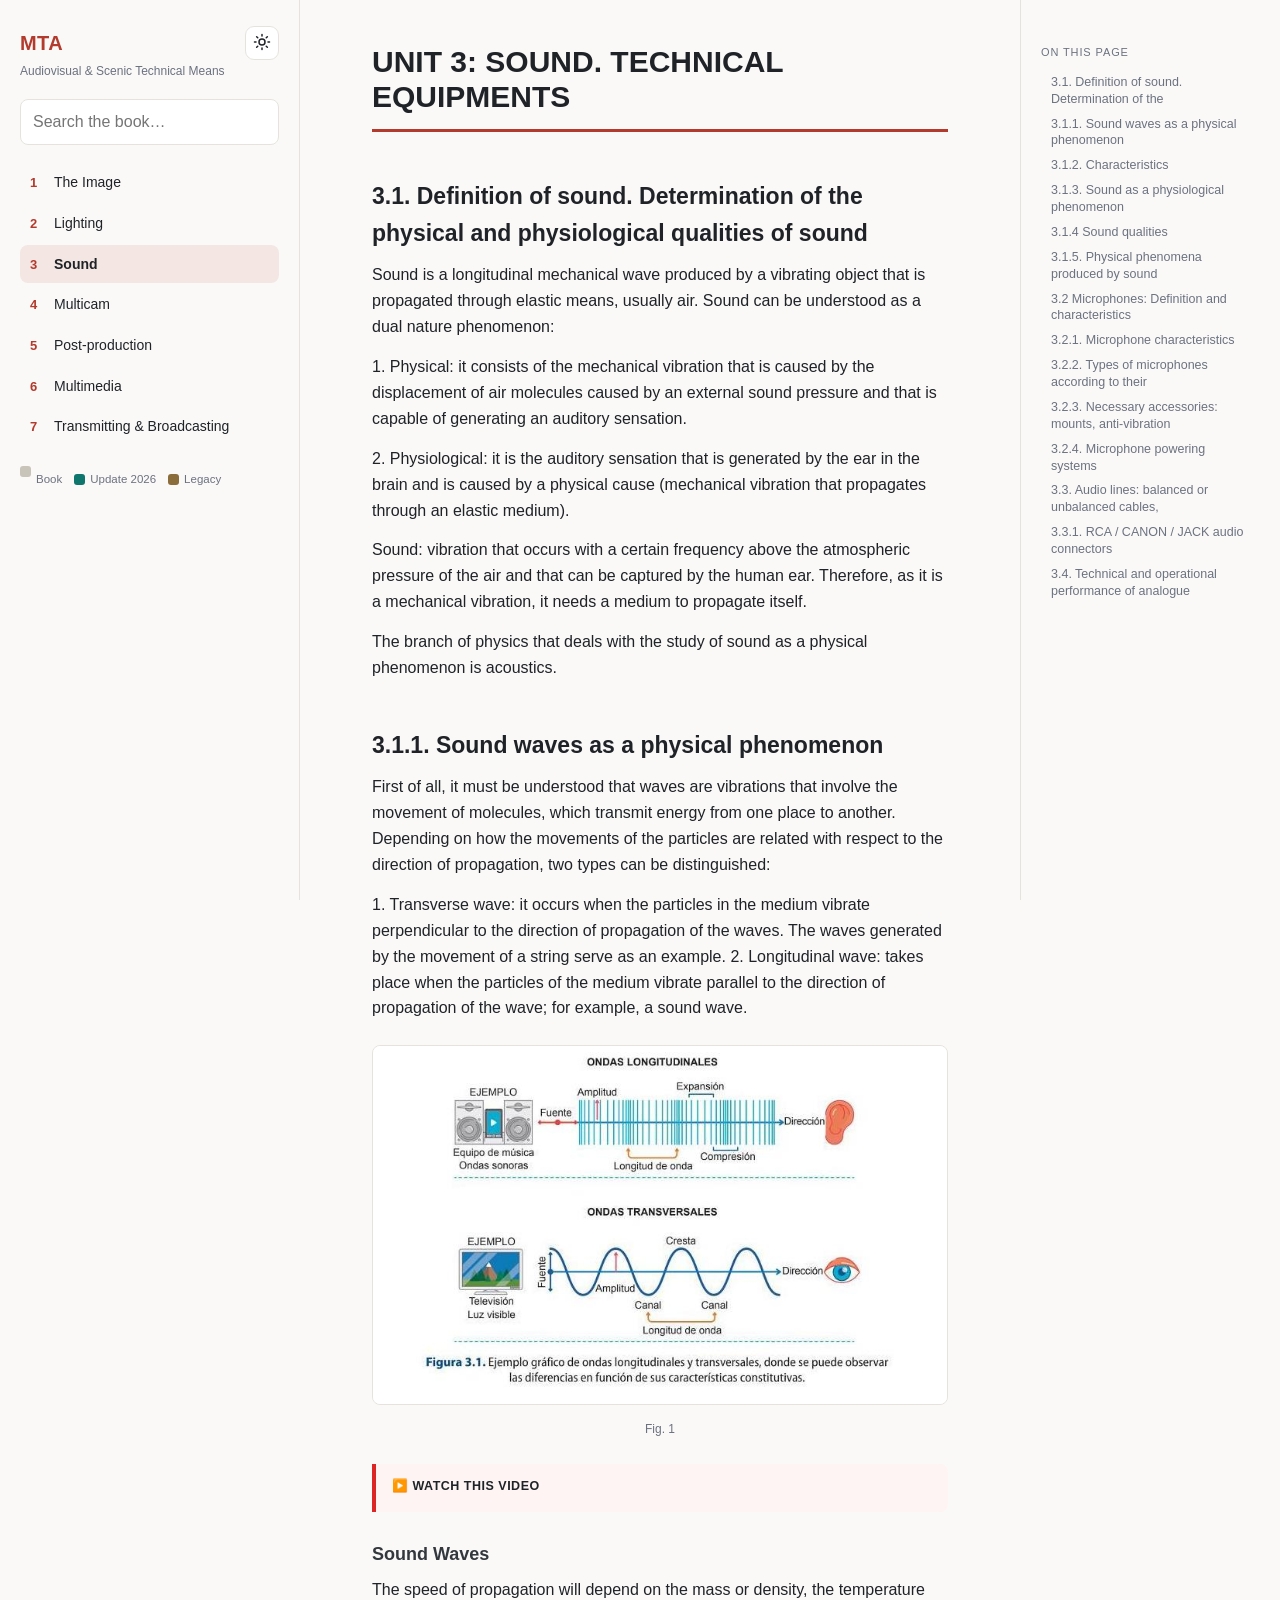
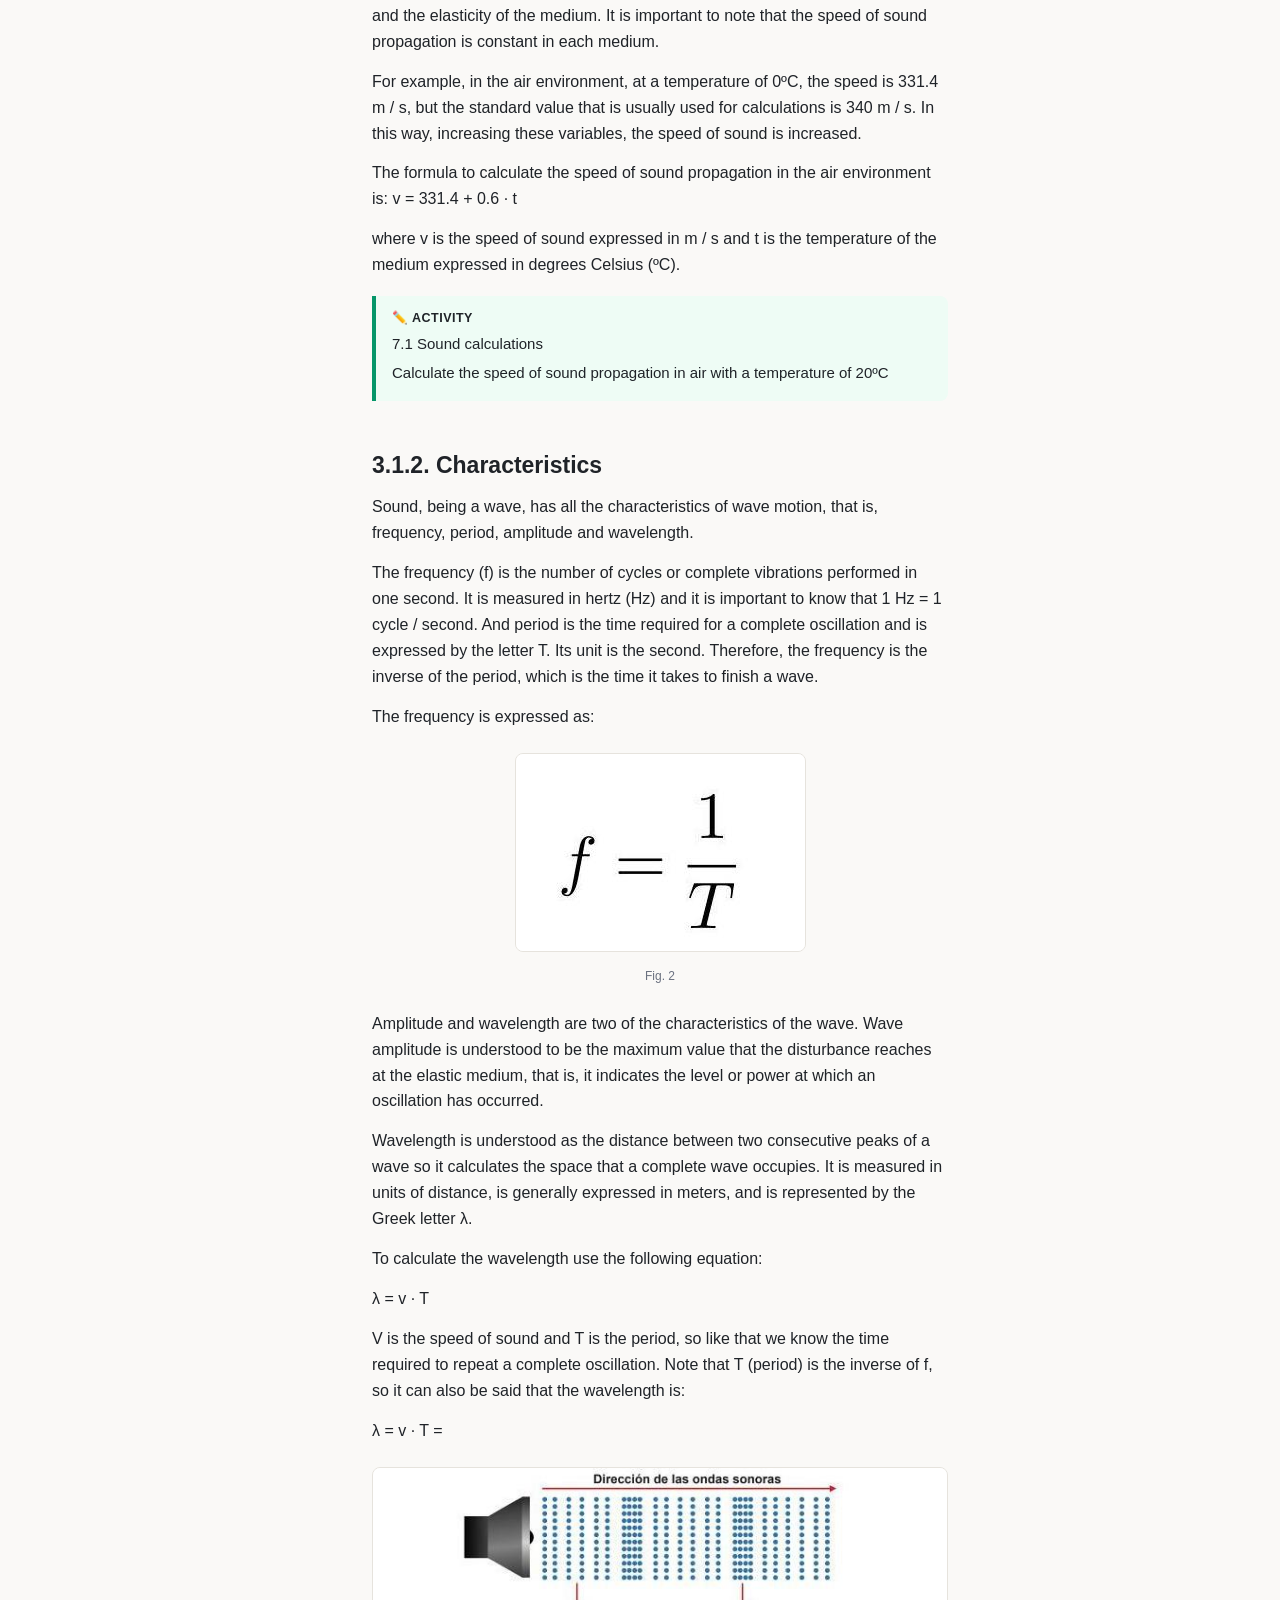
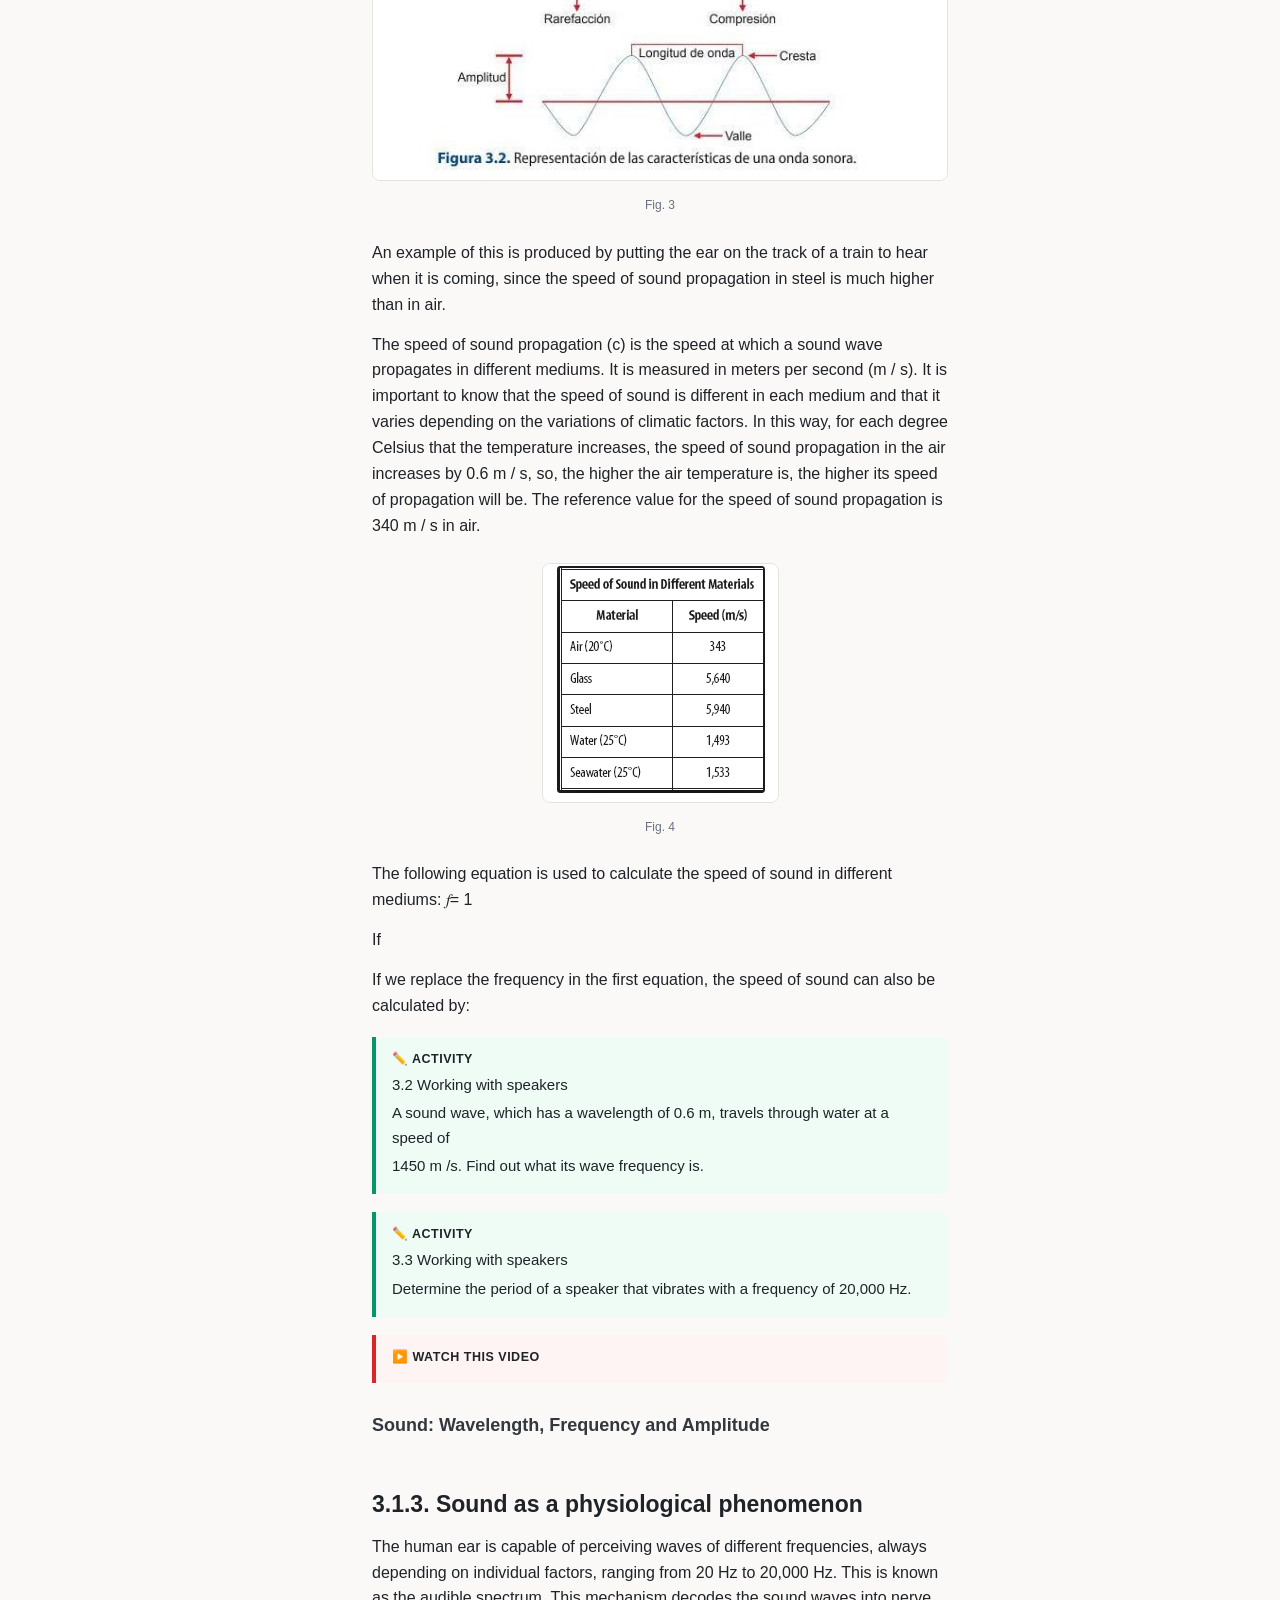
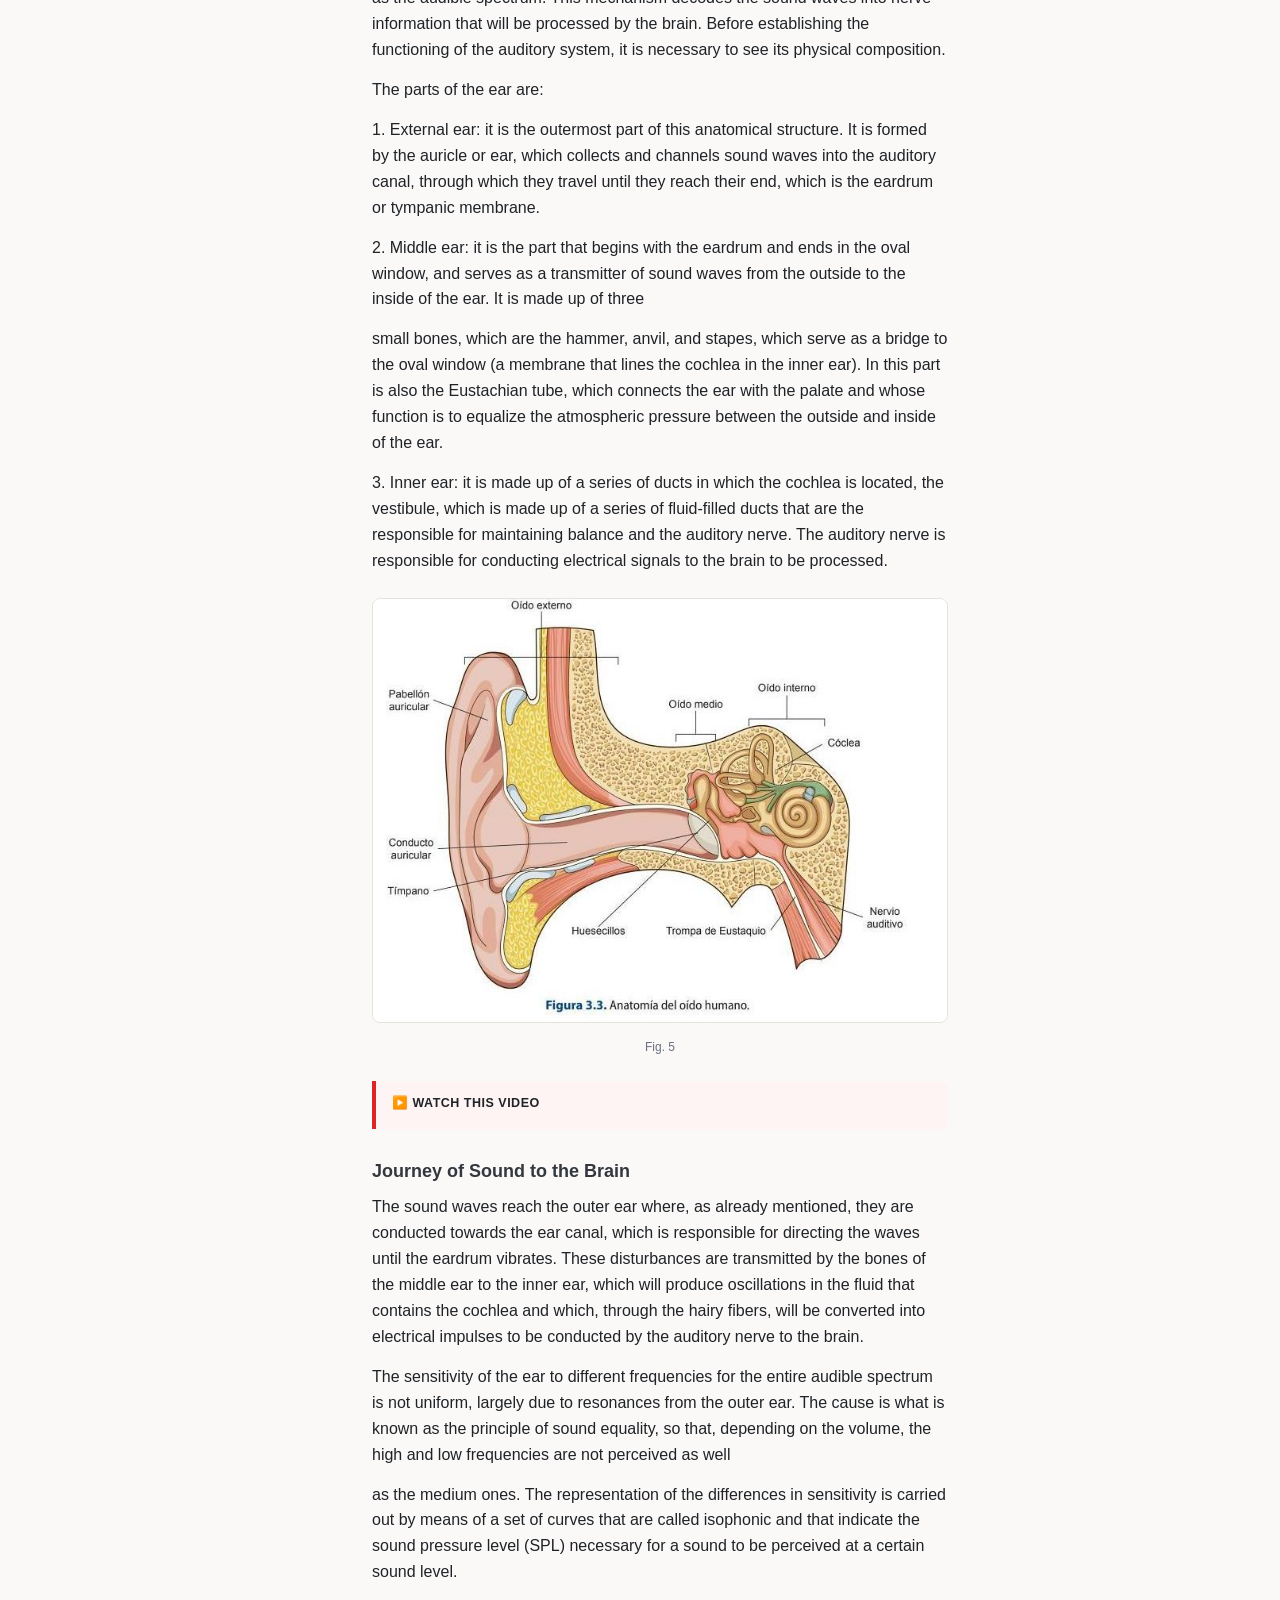
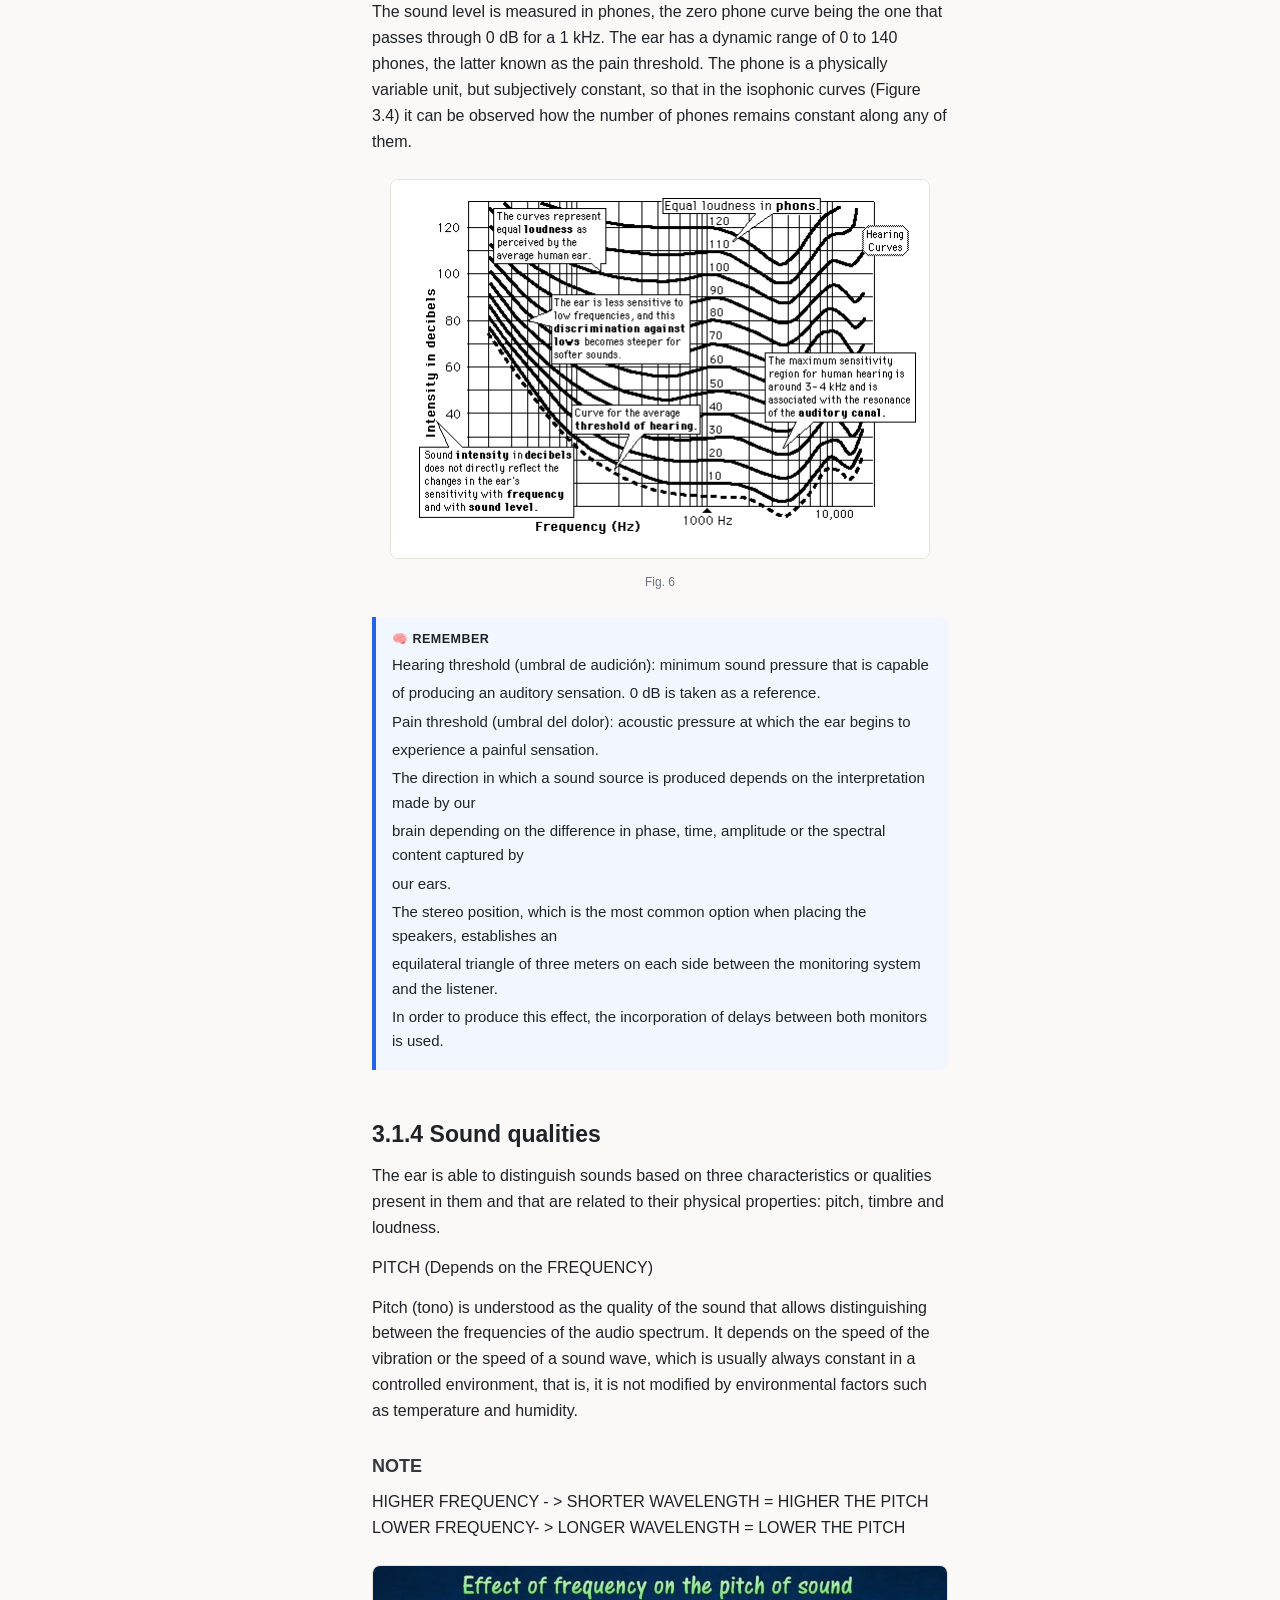
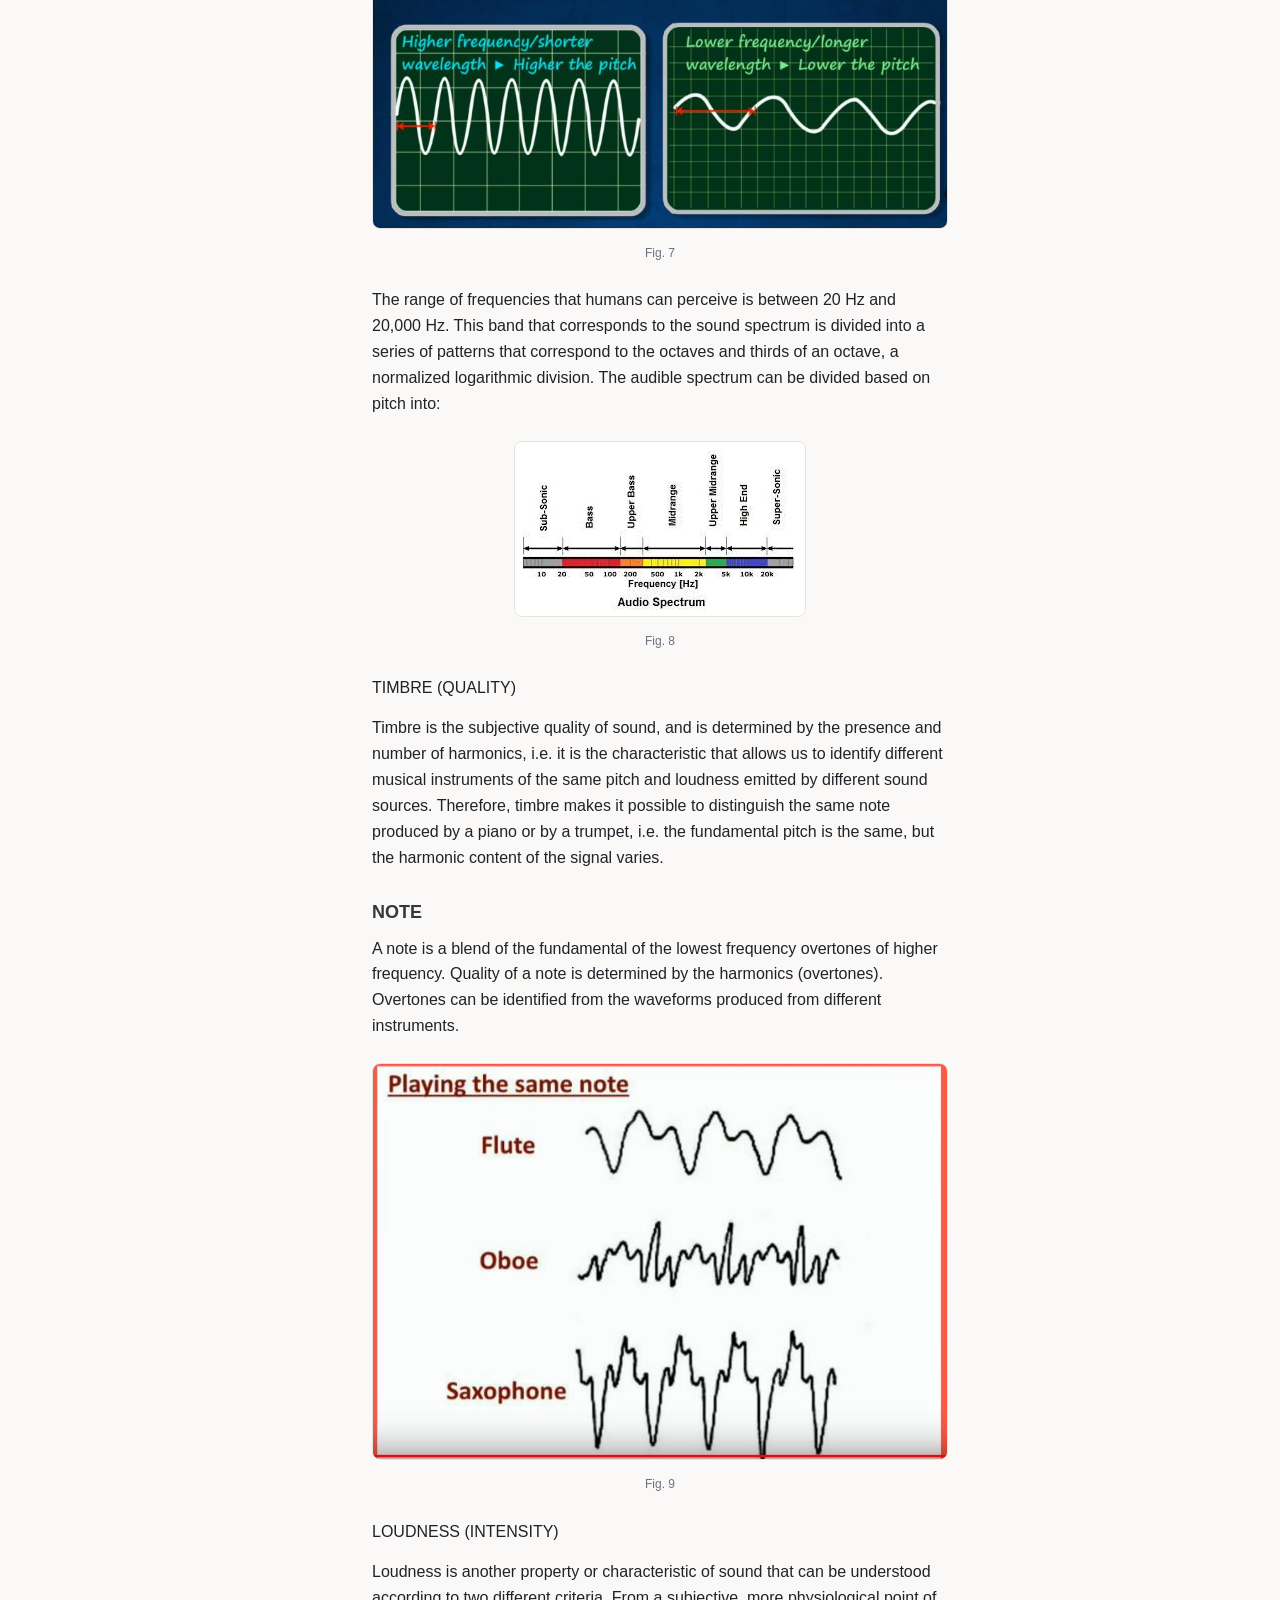
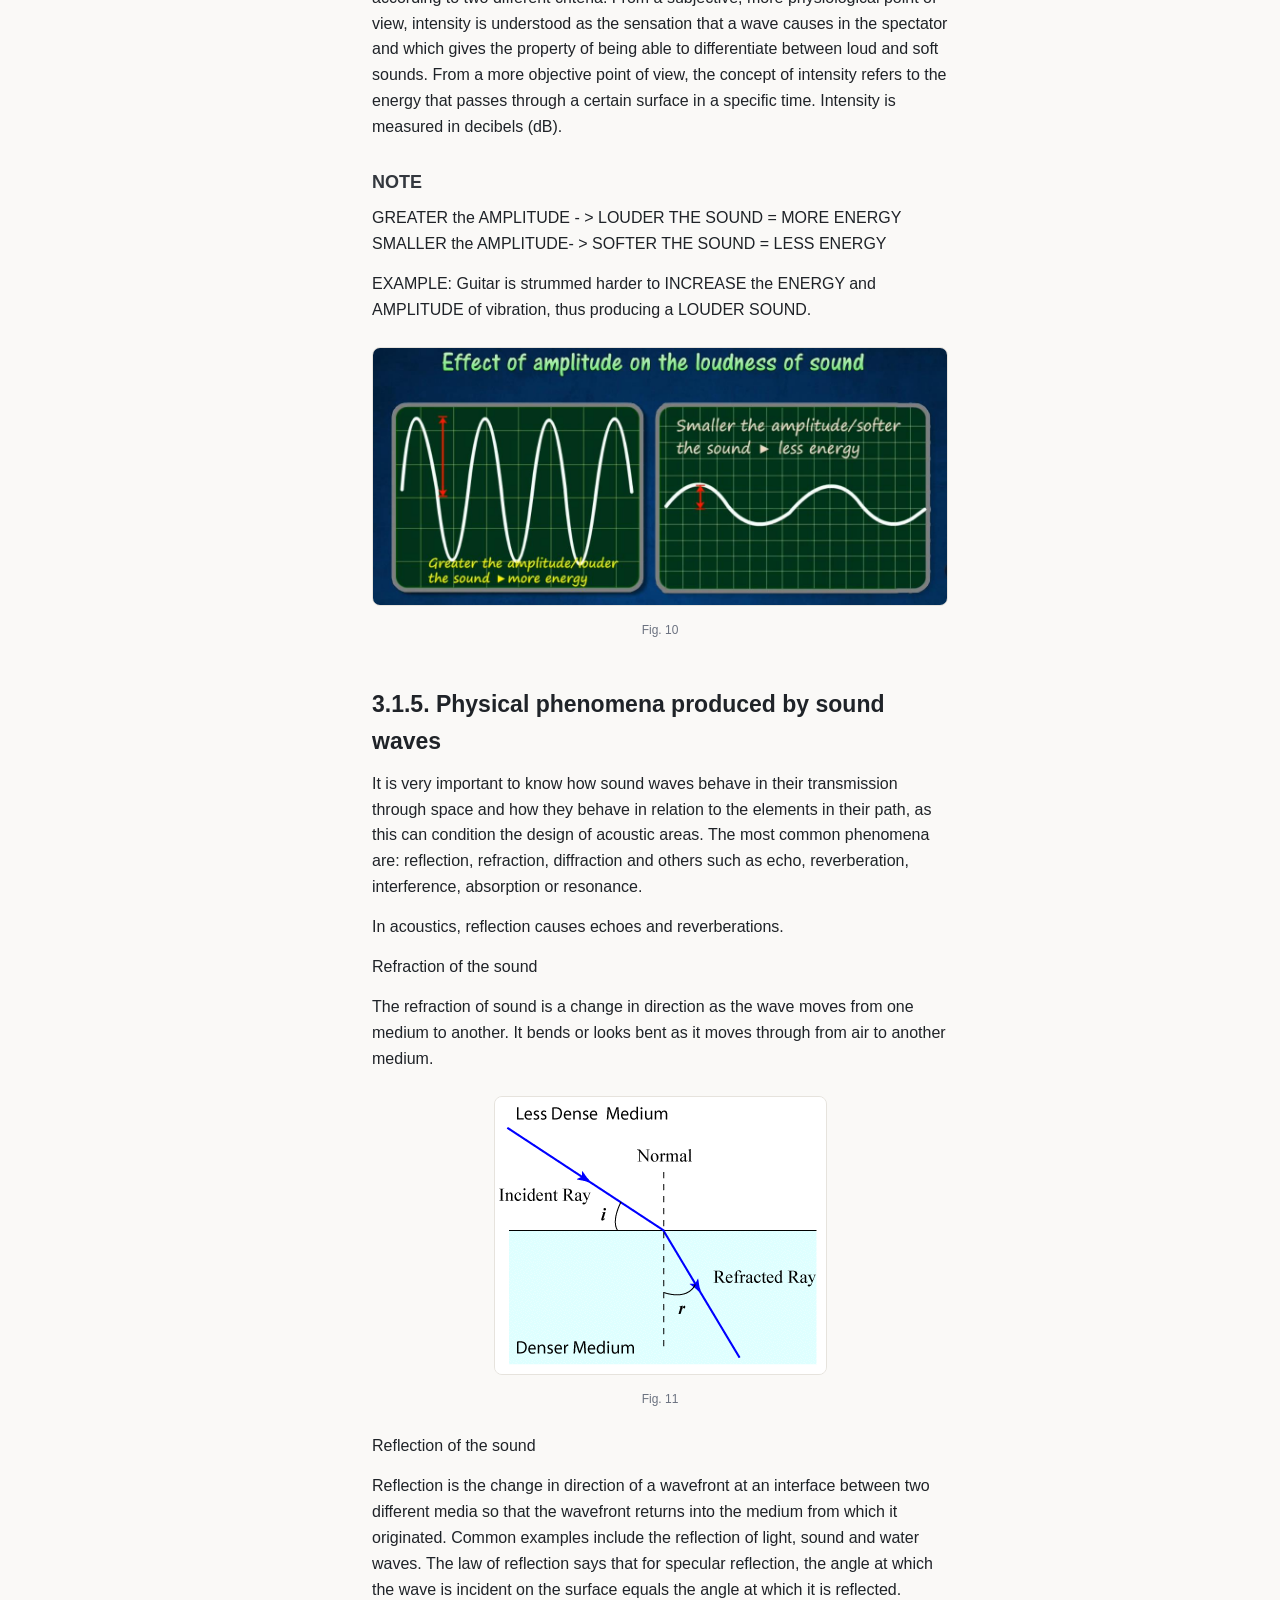
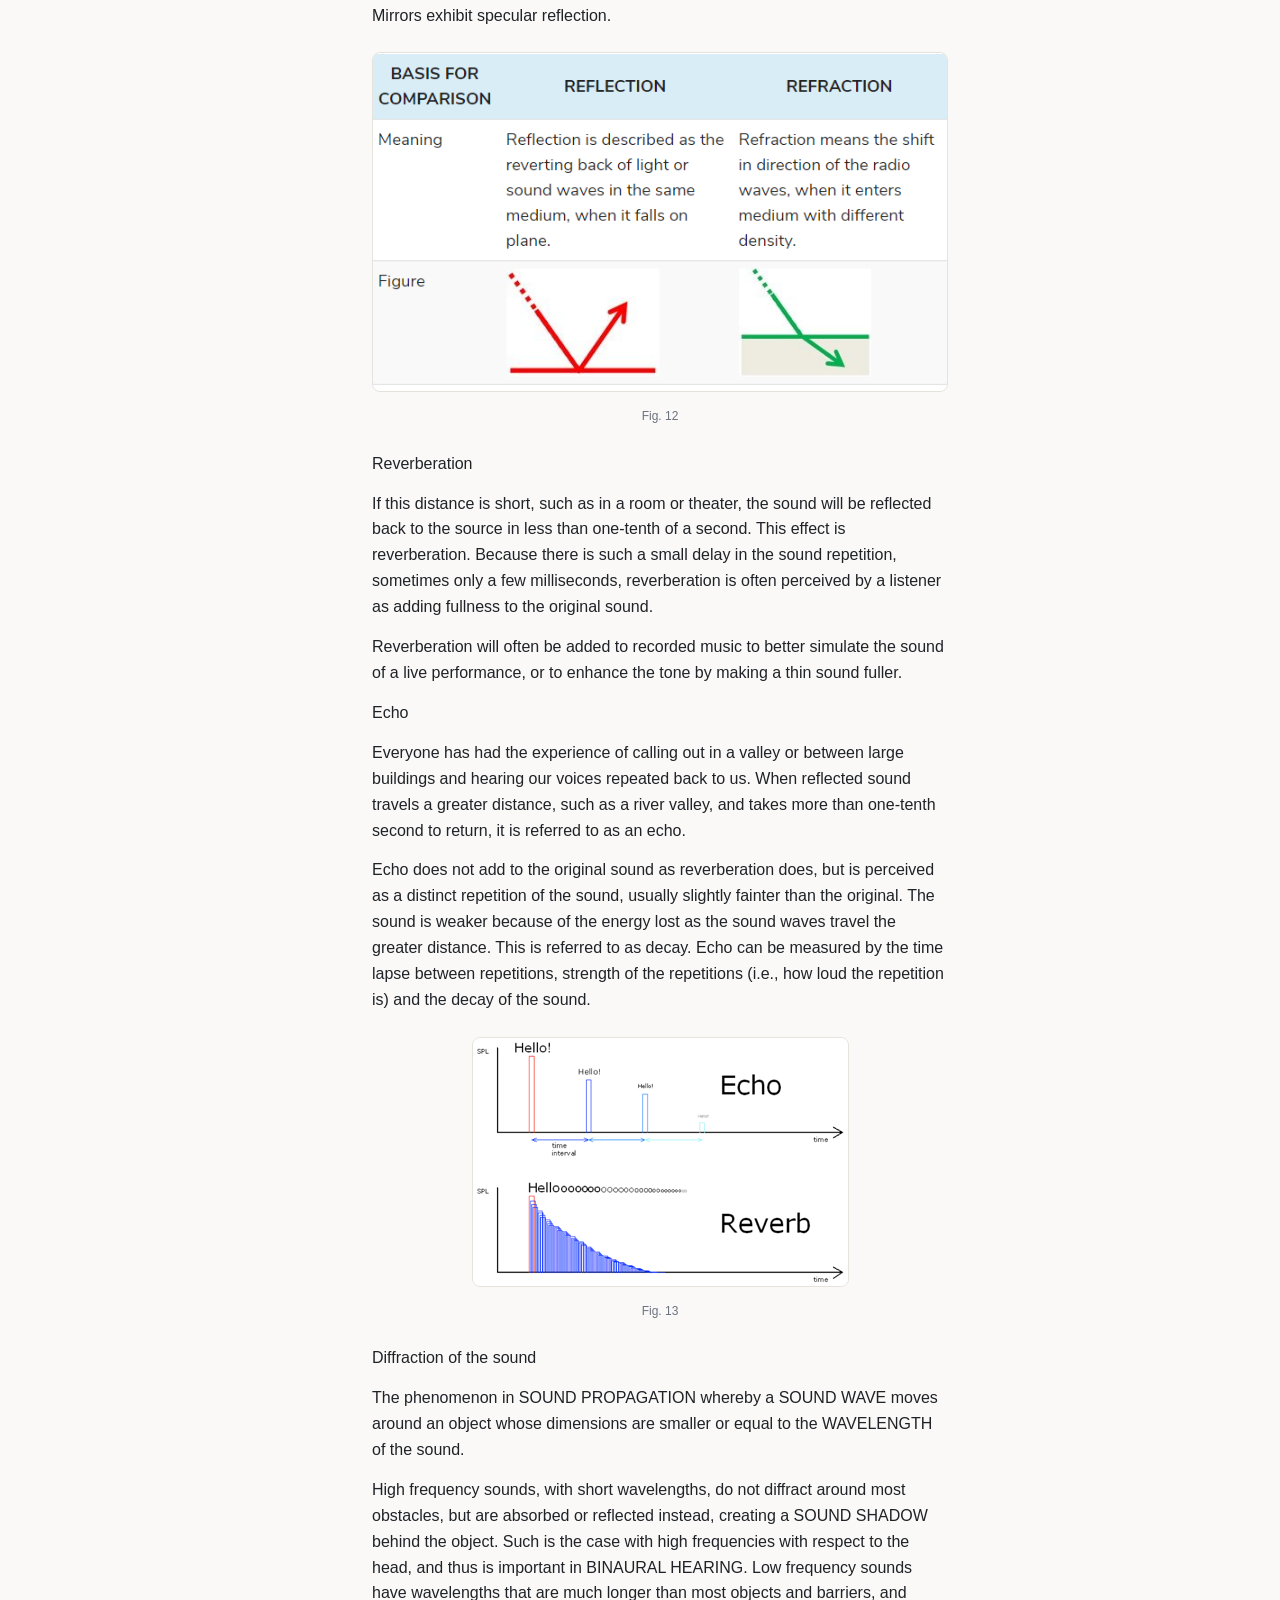
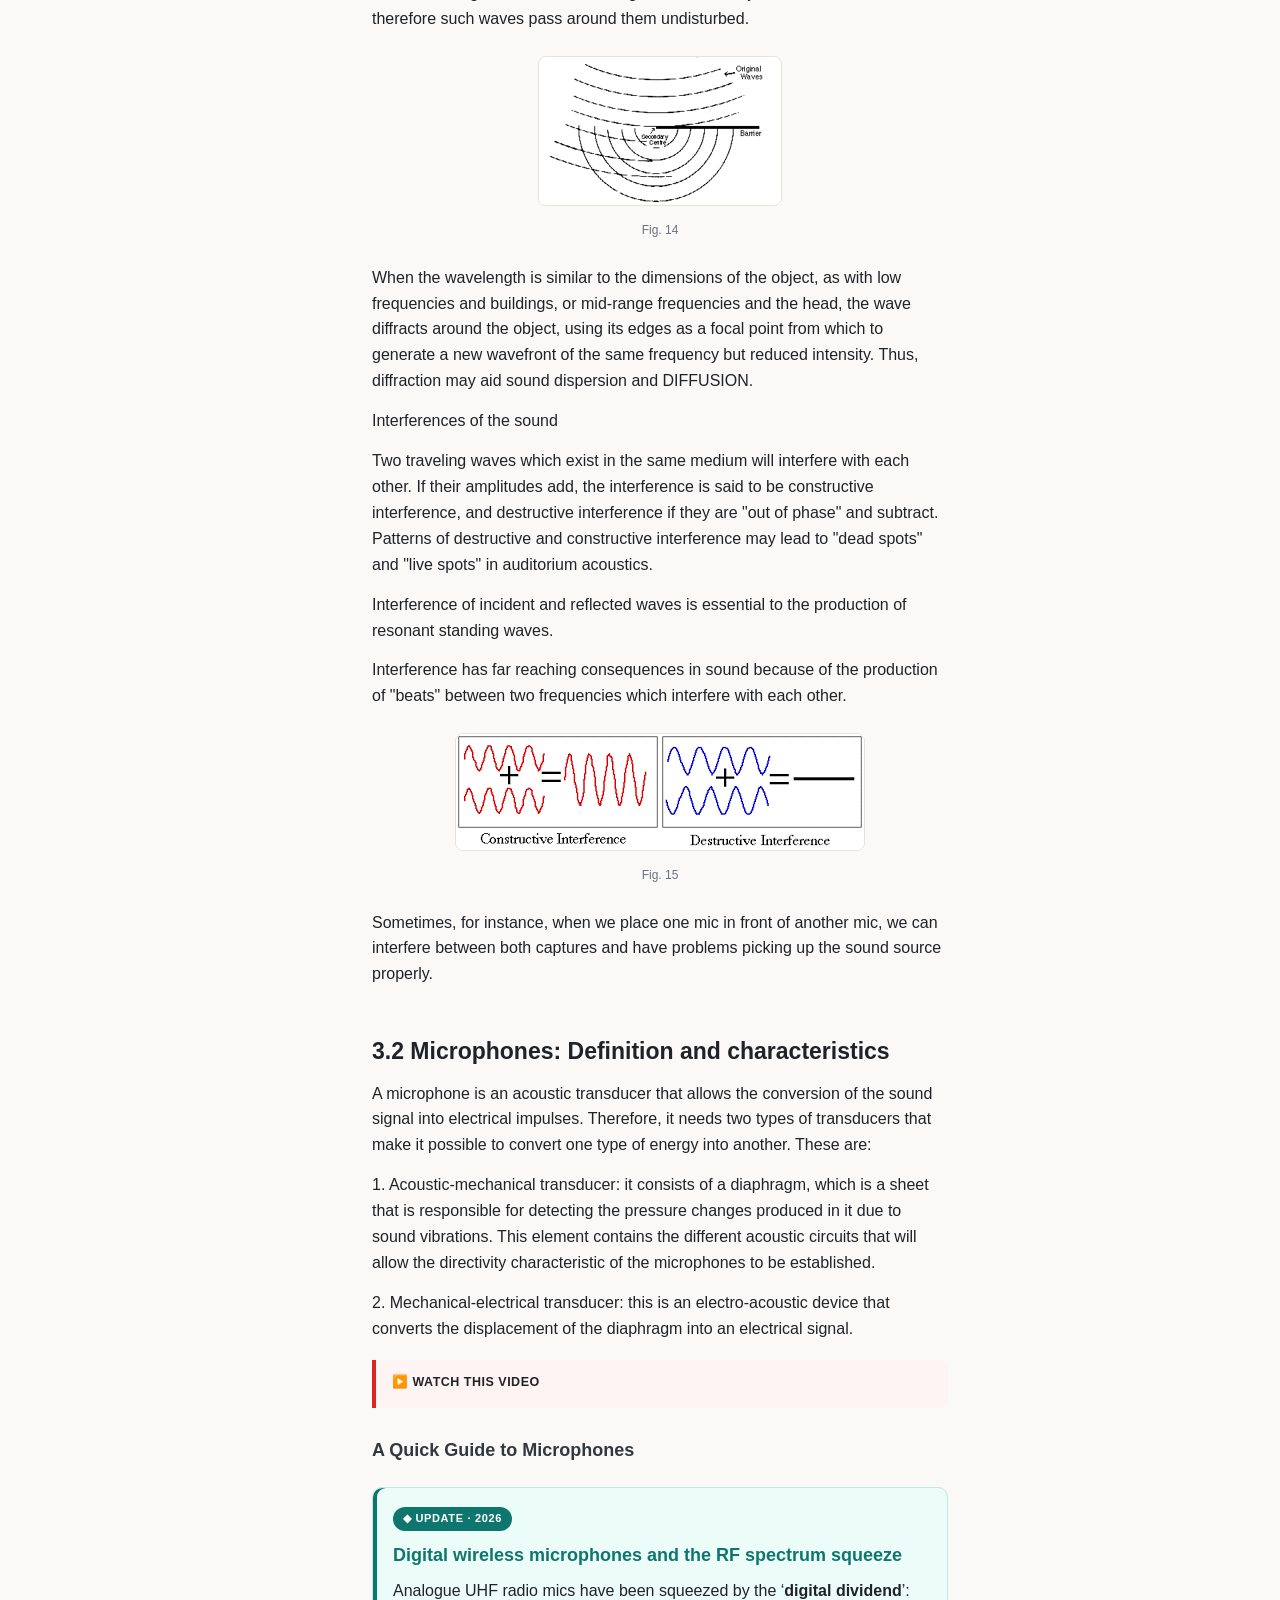
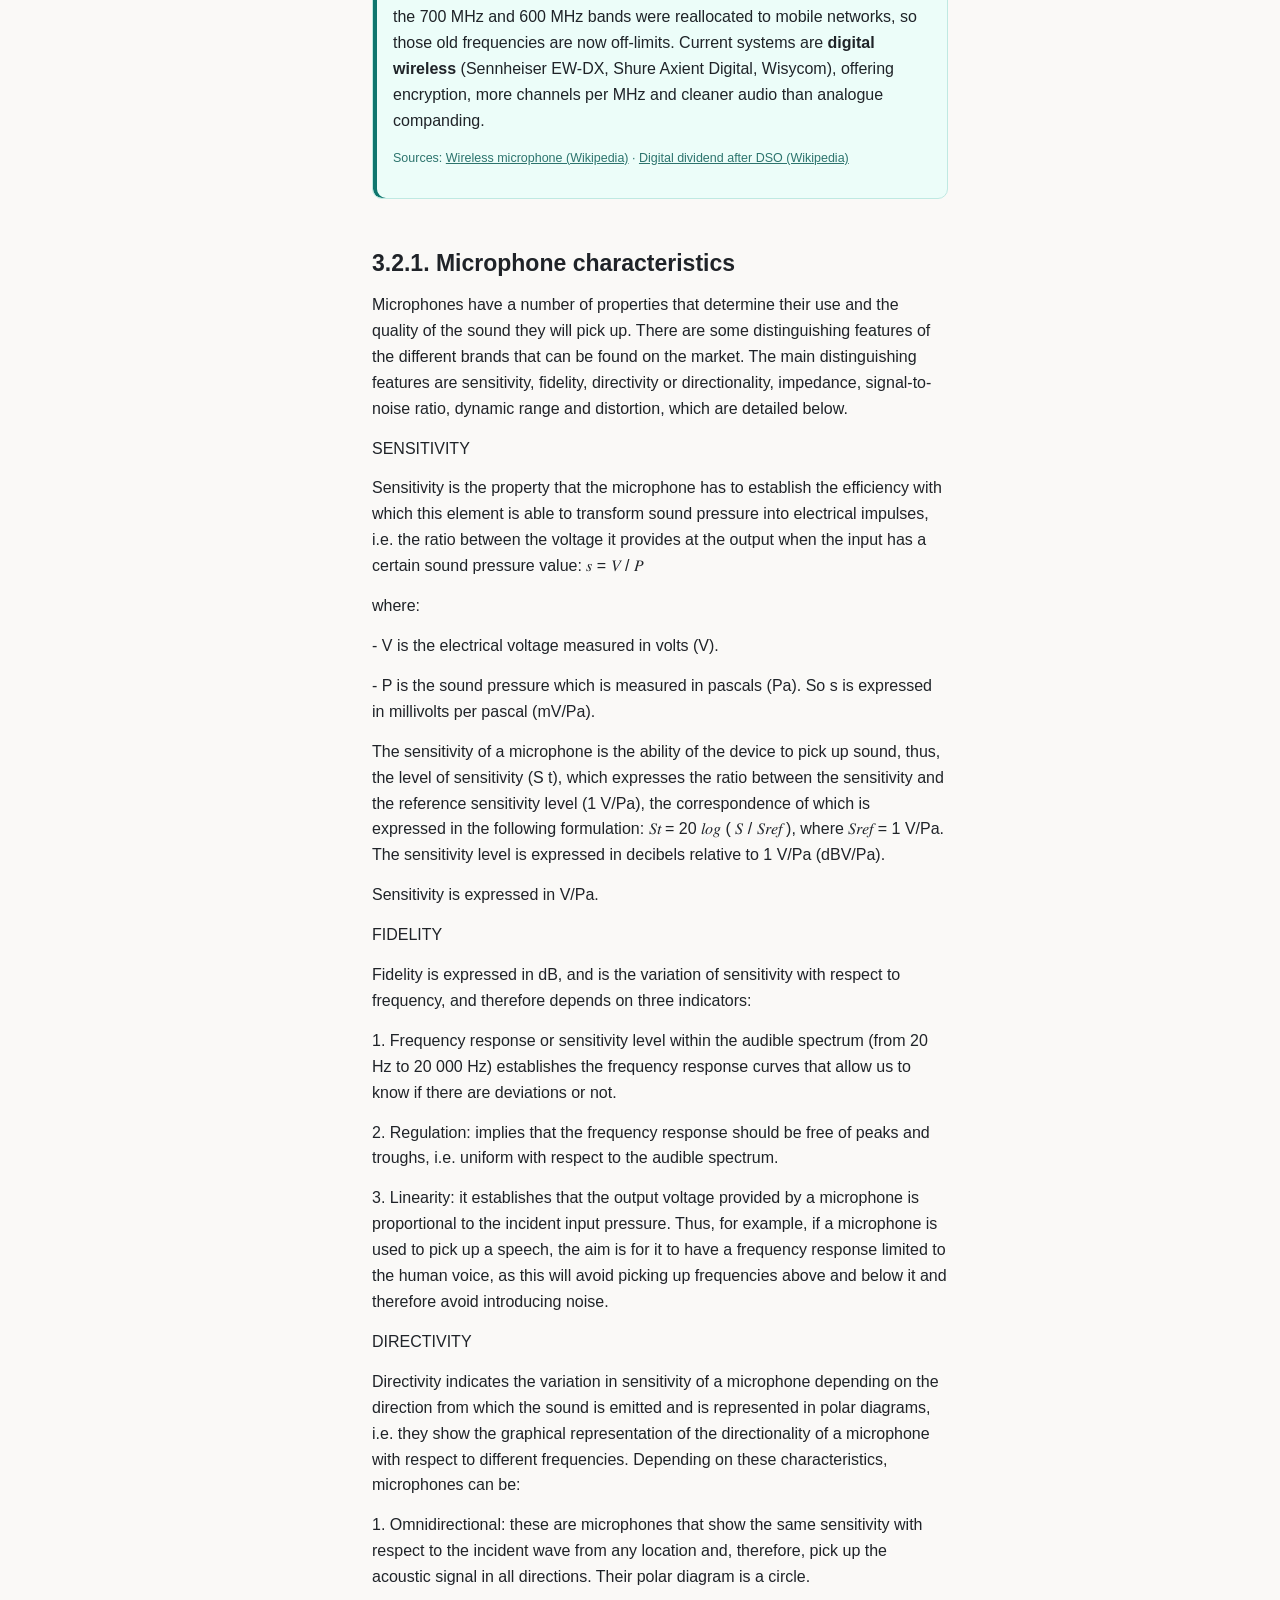
<file: docs/unit3.html>
<!doctype html><html lang="en"><head>
<meta charset="utf-8"><meta name="viewport" content="width=device-width,initial-scale=1">
<title>UNIT 3: SOUND. TECHNICAL EQUIPMENTS — MTA</title>
<script>(function(){try{var t=localStorage.getItem('mta-theme');if(!t)t=matchMedia('(prefers-color-scheme: dark)').matches?'dark':'light';document.documentElement.setAttribute('data-theme',t);}catch(e){}})();</script>
<link rel="stylesheet" href="assets/style.css">
</head><body>
<div class="wrap has-onpage">
<aside class="side">
  <div class="side-head">
    <a class="brand" href="index.html">MTA</a>
    <button id="theme-toggle" class="theme-toggle" aria-label="Light / dark"><span id="theme-icon"></span></button>
  </div>
  <div class="book">Audiovisual &amp; Scenic Technical Means</div>
  <div class="search"><input id="q" type="search" placeholder="Search the book…" autocomplete="off"><div id="results"></div></div>
  <nav class="units"><a href="unit1.html"><b>1</b> The Image</a>
<a href="unit2.html"><b>2</b> Lighting</a>
<a href="unit3.html" class="active"><b>3</b> Sound</a>
<a href="unit4.html"><b>4</b> Multicam</a>
<a href="unit5.html"><b>5</b> Post-production</a>
<a href="unit6.html"><b>6</b> Multimedia</a>
<a href="unit7.html"><b>7</b> Transmitting &amp; Broadcasting</a></nav>
  <div class="legend">
    <span><i class="dot book"></i>Book</span>
    <span><i class="dot upd"></i>Update 2026</span>
    <span><i class="dot leg"></i>Legacy</span>
  </div>
  <button id="editToggle" class="edit-toggle">✎ Edit photos</button>
</aside>
<main><h1>UNIT 3: SOUND. TECHNICAL EQUIPMENTS</h1>
<h2 id="3-1-definition-of-sound-determination-of-the">3.1. Definition of sound. Determination of the physical and physiological qualities of sound</h2>
<p>Sound is a longitudinal mechanical wave produced by a vibrating object that is propagated through elastic means, usually air. Sound can be understood as a dual nature phenomenon:</p>
<p>1. Physical: it consists of the mechanical vibration that is caused by the displacement of air molecules caused by an external sound pressure and that is capable of generating an auditory sensation.</p>
<p>2. Physiological: it is the auditory sensation that is generated by the ear in the brain and is caused by a physical cause (mechanical vibration that propagates through an elastic medium).</p>
<p>Sound: vibration that occurs with a certain frequency above the atmospheric pressure of the air and that can be captured by the human ear. Therefore, as it is a mechanical vibration, it needs a medium to propagate itself.</p>
<p>The branch of physics that deals with the study of sound as a physical phenomenon is acoustics.</p>
<h2 id="3-1-1-sound-waves-as-a-physical-phenomenon">3.1.1. Sound waves as a physical phenomenon</h2>
<p>First of all, it must be understood that waves are vibrations that involve the movement of molecules, which transmit energy from one place to another. Depending on how the movements of the particles are related with respect to the direction of propagation, two types can be distinguished:</p>
<p>1. Transverse wave: it occurs when the particles in the medium vibrate perpendicular to the direction of propagation of the waves. The waves generated by the movement of a string serve as an example. 2. Longitudinal wave: takes place when the particles of the medium vibrate parallel to the direction of propagation of the wave; for example, a sound wave.</p>
<figure data-fig="1"><img loading="lazy" src="img/unit3/unit3_4ec8de65e9.jpeg" alt=""><figcaption><span>Fig. 1</span><button class="swap" data-fig="1">swap image</button></figcaption></figure>
<div class="callout video"><div class="callout-h">▶️ Watch this video</div></div>
<h3 id="sound-waves">Sound Waves</h3>
<p>The speed of propagation will depend on the mass or density, the temperature and the elasticity of the medium. It is important to note that the speed of sound propagation is constant in each medium.</p>
<p>For example, in the air environment, at a temperature of 0ºC, the speed is 331.4 m / s, but the standard value that is usually used for calculations is 340 m / s. In this way, increasing these variables, the speed of sound is increased.</p>
<p>The formula to calculate the speed of sound propagation in the air environment is: v = 331.4 + 0.6 · t</p>
<p>where v is the speed of sound expressed in m / s and t is the temperature of the medium expressed in degrees Celsius (ºC).</p>
<div class="callout activity"><div class="callout-h">✏️ Activity</div><p>7.1 Sound calculations</p><p>Calculate the speed of sound propagation in air with a temperature of 20ºC</p></div>
<h2 id="3-1-2-characteristics">3.1.2. Characteristics</h2>
<p>Sound, being a wave, has all the characteristics of wave motion, that is, frequency, period, amplitude and wavelength.</p>
<p>The frequency (f) is the number of cycles or complete vibrations performed in one second. It is measured in hertz (Hz) and it is important to know that 1 Hz = 1 cycle / second. And period is the time required for a complete oscillation and is expressed by the letter T. Its unit is the second. Therefore, the frequency is the inverse of the period, which is the time it takes to finish a wave.</p>
<p>The frequency is expressed as:</p>
<figure data-fig="2"><img loading="lazy" src="img/unit3/unit3_7caaaca4e8.jpeg" alt=""><figcaption><span>Fig. 2</span><button class="swap" data-fig="2">swap image</button></figcaption></figure>
<p>Amplitude and wavelength are two of the characteristics of the wave. Wave amplitude is understood to be the maximum value that the disturbance reaches at the elastic medium, that is, it indicates the level or power at which an oscillation has occurred.</p>
<p>Wavelength is understood as the distance between two consecutive peaks of a wave so it calculates the space that a complete wave occupies. It is measured in units of distance, is generally expressed in meters, and is represented by the Greek letter λ.</p>
<p>To calculate the wavelength use the following equation:</p>
<p>λ = v ∙ T</p>
<p>V is the speed of sound and T is the period, so like that we know the time required to repeat a complete oscillation. Note that T (period) is the inverse of f, so it can also be said that the wavelength is:</p>
<p>λ = v ∙ T =</p>
<figure data-fig="3"><img loading="lazy" src="img/unit3/unit3_c5c68f3d67.jpeg" alt=""><figcaption><span>Fig. 3</span><button class="swap" data-fig="3">swap image</button></figcaption></figure>
<p>An example of this is produced by putting the ear on the track of a train to hear when it is coming, since the speed of sound propagation in steel is much higher than in air.</p>
<p>The speed of sound propagation (c) is the speed at which a sound wave propagates in different mediums. It is measured in meters per second (m / s). It is important to know that the speed of sound is different in each medium and that it varies depending on the variations of climatic factors. In this way, for each degree Celsius that the temperature increases, the speed of sound propagation in the air increases by 0.6 m / s, so, the higher the air temperature is, the higher its speed of propagation will be. The reference value for the speed of sound propagation is 340 m / s in air.</p>
<figure data-fig="4"><img loading="lazy" src="img/unit3/unit3_ab481aa412.png" alt=""><figcaption><span>Fig. 4</span><button class="swap" data-fig="4">swap image</button></figcaption></figure>
<p>The following equation is used to calculate the speed of sound in different mediums: 𝑓= 1</p>
<p>If</p>
<p>If we replace the frequency in the first equation, the speed of sound can also be calculated by:</p>
<div class="callout activity"><div class="callout-h">✏️ Activity</div><p>3.2 Working with speakers</p><p>A sound wave, which has a wavelength of 0.6 m, travels through water at a speed of</p><p>1450 m /s. Find out what its wave frequency is.</p></div>
<div class="callout activity"><div class="callout-h">✏️ Activity</div><p>3.3 Working with speakers</p><p>Determine the period of a speaker that vibrates with a frequency of 20,000 Hz.</p></div>
<div class="callout video"><div class="callout-h">▶️ Watch this video</div></div>
<h3 id="sound-wavelength-frequency-and-amplitude">Sound: Wavelength, Frequency and Amplitude</h3>
<h2 id="3-1-3-sound-as-a-physiological-phenomenon">3.1.3. Sound as a physiological phenomenon</h2>
<p>The human ear is capable of perceiving waves of different frequencies, always depending on individual factors, ranging from 20 Hz to 20,000 Hz. This is known as the audible spectrum. This mechanism decodes the sound waves into nerve information that will be processed by the brain. Before establishing the functioning of the auditory system, it is necessary to see its physical composition.</p>
<p>The parts of the ear are:</p>
<p>1. External ear: it is the outermost part of this anatomical structure. It is formed by the auricle or ear, which collects and channels sound waves into the auditory canal, through which they travel until they reach their end, which is the eardrum or tympanic membrane.</p>
<p>2. Middle ear: it is the part that begins with the eardrum and ends in the oval window, and serves as a transmitter of sound waves from the outside to the inside of the ear. It is made up of three</p>
<p>small bones, which are the hammer, anvil, and stapes, which serve as a bridge to the oval window (a membrane that lines the cochlea in the inner ear). In this part is also the Eustachian tube, which connects the ear with the palate and whose function is to equalize the atmospheric pressure between the outside and inside of the ear.</p>
<p>3. Inner ear: it is made up of a series of ducts in which the cochlea is located, the vestibule, which is made up of a series of fluid-filled ducts that are the responsible for maintaining balance and the auditory nerve. The auditory nerve is responsible for conducting electrical signals to the brain to be processed.</p>
<figure data-fig="5"><img loading="lazy" src="img/unit3/unit3_a0a93cd520.jpeg" alt=""><figcaption><span>Fig. 5</span><button class="swap" data-fig="5">swap image</button></figcaption></figure>
<div class="callout video"><div class="callout-h">▶️ Watch this video</div></div>
<h3 id="journey-of-sound-to-the-brain">Journey of Sound to the Brain</h3>
<p>The sound waves reach the outer ear where, as already mentioned, they are conducted towards the ear canal, which is responsible for directing the waves until the eardrum vibrates. These disturbances are transmitted by the bones of the middle ear to the inner ear, which will produce oscillations in the fluid that contains the cochlea and which, through the hairy fibers, will be converted into electrical impulses to be conducted by the auditory nerve to the brain.</p>
<p>The sensitivity of the ear to different frequencies for the entire audible spectrum is not uniform, largely due to resonances from the outer ear. The cause is what is known as the principle of sound equality, so that, depending on the volume, the high and low frequencies are not perceived as well</p>
<p>as the medium ones. The representation of the differences in sensitivity is carried out by means of a set of curves that are called isophonic and that indicate the sound pressure level (SPL) necessary for a sound to be perceived at a certain sound level.</p>
<p>The sound level is measured in phones, the zero phone curve being the one that passes through 0 dB for a 1 kHz. The ear has a dynamic range of 0 to 140 phones, the latter known as the pain threshold. The phone is a physically variable unit, but subjectively constant, so that in the isophonic curves (Figure 3.4) it can be observed how the number of phones remains constant along any of them.</p>
<figure data-fig="6"><img loading="lazy" src="img/unit3/unit3_5ae1f65ccf.png" alt=""><figcaption><span>Fig. 6</span><button class="swap" data-fig="6">swap image</button></figcaption></figure>
<div class="callout remember"><div class="callout-h">🧠 Remember</div><p>Hearing threshold (umbral de audición): minimum sound pressure that is capable</p><p>of producing an auditory sensation. 0 dB is taken as a reference.</p><p>Pain threshold (umbral del dolor): acoustic pressure at which the ear begins to</p><p>experience a painful sensation.</p><p>The direction in which a sound source is produced depends on the interpretation made by our</p><p>brain depending on the difference in phase, time, amplitude or the spectral content captured by</p><p>our ears.</p><p>The stereo position, which is the most common option when placing the speakers, establishes an</p><p>equilateral triangle of three meters on each side between the monitoring system and the listener.</p><p>In order to produce this effect, the incorporation of delays between both monitors is used.</p></div>
<h2 id="3-1-4-sound-qualities">3.1.4 Sound qualities</h2>
<p>The ear is able to distinguish sounds based on three characteristics or qualities present in them and that are related to their physical properties: pitch, timbre and loudness.</p>
<p>PITCH (Depends on the FREQUENCY)</p>
<p>Pitch (tono) is understood as the quality of the sound that allows distinguishing between the frequencies of the audio spectrum. It depends on the speed of the vibration or the speed of a sound wave, which is usually always constant in a controlled environment, that is, it is not modified by environmental factors such as temperature and humidity.</p>
<h3 id="note">NOTE</h3>
<p>HIGHER FREQUENCY - &gt; SHORTER WAVELENGTH = HIGHER THE PITCH LOWER FREQUENCY- &gt; LONGER WAVELENGTH = LOWER THE PITCH</p>
<figure data-fig="7"><img loading="lazy" src="img/unit3/unit3_401cb24cf3.jpeg" alt=""><figcaption><span>Fig. 7</span><button class="swap" data-fig="7">swap image</button></figcaption></figure>
<p>The range of frequencies that humans can perceive is between 20 Hz and 20,000 Hz. This band that corresponds to the sound spectrum is divided into a series of patterns that correspond to the octaves and thirds of an octave, a normalized logarithmic division. The audible spectrum can be divided based on pitch into:</p>
<figure data-fig="8"><img loading="lazy" src="img/unit3/unit3_0d9ae48444.jpeg" alt=""><figcaption><span>Fig. 8</span><button class="swap" data-fig="8">swap image</button></figcaption></figure>
<p>TIMBRE (QUALITY)</p>
<p>Timbre is the subjective quality of sound, and is determined by the presence and number of harmonics, i.e. it is the characteristic that allows us to identify different musical instruments of the same pitch and loudness emitted by different sound sources. Therefore, timbre makes it possible to distinguish the same note produced by a piano or by a trumpet, i.e. the fundamental pitch is the same, but the harmonic content of the signal varies.</p>
<h3 id="note">NOTE</h3>
<p>A note is a blend of the fundamental of the lowest frequency overtones of higher frequency. Quality of a note is determined by the harmonics (overtones). Overtones can be identified from the waveforms produced from different instruments.</p>
<figure data-fig="9"><img loading="lazy" src="img/unit3/unit3_b7ce4e8b17.jpeg" alt=""><figcaption><span>Fig. 9</span><button class="swap" data-fig="9">swap image</button></figcaption></figure>
<p>LOUDNESS (INTENSITY)</p>
<p>Loudness is another property or characteristic of sound that can be understood according to two different criteria. From a subjective, more physiological point of view, intensity is understood as the sensation that a wave causes in the spectator and which gives the property of being able to differentiate between loud and soft sounds. From a more objective point of view, the concept of intensity refers to the energy that passes through a certain surface in a specific time. Intensity is measured in decibels (dB).</p>
<h3 id="note">NOTE</h3>
<p>GREATER the AMPLITUDE - &gt; LOUDER THE SOUND = MORE ENERGY SMALLER the AMPLITUDE- &gt; SOFTER THE SOUND = LESS ENERGY</p>
<p>EXAMPLE: Guitar is strummed harder to INCREASE the ENERGY and AMPLITUDE of vibration, thus producing a LOUDER SOUND.</p>
<figure data-fig="10"><img loading="lazy" src="img/unit3/unit3_eb56a7a9d0.jpeg" alt=""><figcaption><span>Fig. 10</span><button class="swap" data-fig="10">swap image</button></figcaption></figure>
<h2 id="3-1-5-physical-phenomena-produced-by-sound">3.1.5. Physical phenomena produced by sound waves</h2>
<p>It is very important to know how sound waves behave in their transmission through space and how they behave in relation to the elements in their path, as this can condition the design of acoustic areas. The most common phenomena are: reflection, refraction, diffraction and others such as echo, reverberation, interference, absorption or resonance.</p>
<p>In acoustics, reflection causes echoes and reverberations.</p>
<p>Refraction of the sound</p>
<p>The refraction of sound is a change in direction as the wave moves from one medium to another. It bends or looks bent as it moves through from air to another medium.</p>
<figure data-fig="11"><img loading="lazy" src="img/unit3/unit3_bfb7e1968f.png" alt=""><figcaption><span>Fig. 11</span><button class="swap" data-fig="11">swap image</button></figcaption></figure>
<p>Reflection of the sound</p>
<p>Reflection is the change in direction of a wavefront at an interface between two different media so that the wavefront returns into the medium from which it originated. Common examples include the reflection of light, sound and water waves. The law of reflection says that for specular reflection, the angle at which the wave is incident on the surface equals the angle at which it is reflected. Mirrors exhibit specular reflection.</p>
<figure data-fig="12"><img loading="lazy" src="img/unit3/unit3_2cf5c47aa1.png" alt=""><figcaption><span>Fig. 12</span><button class="swap" data-fig="12">swap image</button></figcaption></figure>
<p>Reverberation</p>
<p>If this distance is short, such as in a room or theater, the sound will be reflected back to the source in less than one-tenth of a second. This effect is reverberation. Because there is such a small delay in the sound repetition, sometimes only a few milliseconds, reverberation is often perceived by a listener as adding fullness to the original sound.</p>
<p>Reverberation will often be added to recorded music to better simulate the sound of a live performance, or to enhance the tone by making a thin sound fuller.</p>
<p>Echo</p>
<p>Everyone has had the experience of calling out in a valley or between large buildings and hearing our voices repeated back to us. When reflected sound travels a greater distance, such as a river valley, and takes more than one-tenth second to return, it is referred to as an echo.</p>
<p>Echo does not add to the original sound as reverberation does, but is perceived as a distinct repetition of the sound, usually slightly fainter than the original. The sound is weaker because of the energy lost as the sound waves travel the greater distance. This is referred to as decay. Echo can be measured by the time lapse between repetitions, strength of the repetitions (i.e., how loud the repetition is) and the decay of the sound.</p>
<figure data-fig="13"><img loading="lazy" src="img/unit3/unit3_2d0c9a723d.png" alt=""><figcaption><span>Fig. 13</span><button class="swap" data-fig="13">swap image</button></figcaption></figure>
<p>Diffraction of the sound</p>
<p>The phenomenon in SOUND PROPAGATION whereby a SOUND WAVE moves around an object whose dimensions are smaller or equal to the WAVELENGTH of the sound.</p>
<p>High frequency sounds, with short wavelengths, do not diffract around most obstacles, but are absorbed or reflected instead, creating a SOUND SHADOW behind the object. Such is the case with high frequencies with respect to the head, and thus is important in BINAURAL HEARING. Low frequency sounds have wavelengths that are much longer than most objects and barriers, and therefore such waves pass around them undisturbed.</p>
<figure data-fig="14"><img loading="lazy" src="img/unit3/unit3_5b5de4ecd2.png" alt=""><figcaption><span>Fig. 14</span><button class="swap" data-fig="14">swap image</button></figcaption></figure>
<p>When the wavelength is similar to the dimensions of the object, as with low frequencies and buildings, or mid-range frequencies and the head, the wave diffracts around the object, using its edges as a focal point from which to generate a new wavefront of the same frequency but reduced intensity. Thus, diffraction may aid sound dispersion and DIFFUSION.</p>
<p>Interferences of the sound</p>
<p>Two traveling waves which exist in the same medium will interfere with each other. If their amplitudes add, the interference is said to be constructive interference, and destructive interference if they are &quot;out of phase&quot; and subtract. Patterns of destructive and constructive interference may lead to &quot;dead spots&quot; and &quot;live spots&quot; in auditorium acoustics.</p>
<p>Interference of incident and reflected waves is essential to the production of resonant standing waves.</p>
<p>Interference has far reaching consequences in sound because of the production of &quot;beats&quot; between two frequencies which interfere with each other.</p>
<figure data-fig="15"><img loading="lazy" src="img/unit3/unit3_6feddb1e64.png" alt=""><figcaption><span>Fig. 15</span><button class="swap" data-fig="15">swap image</button></figcaption></figure>
<p>Sometimes, for instance, when we place one mic in front of another mic, we can interfere between both captures and have problems picking up the sound source properly.</p>
<h2 id="3-2-microphones-definition-and-characteristics">3.2 Microphones: Definition and characteristics</h2>
<p>A microphone is an acoustic transducer that allows the conversion of the sound signal into electrical impulses. Therefore, it needs two types of transducers that make it possible to convert one type of energy into another. These are:</p>
<p>1. Acoustic-mechanical transducer: it consists of a diaphragm, which is a sheet that is responsible for detecting the pressure changes produced in it due to sound vibrations. This element contains the different acoustic circuits that will allow the directivity characteristic of the microphones to be established.</p>
<p>2. Mechanical-electrical transducer: this is an electro-acoustic device that converts the displacement of the diaphragm into an electrical signal.</p>
<div class="callout video"><div class="callout-h">▶️ Watch this video</div></div>
<h3 id="a-quick-guide-to-microphones">A Quick Guide to Microphones</h3>
<div class="block update">
<div class="block-tag">◆ Update · 2026</div>
<h3>Digital wireless microphones and the RF spectrum squeeze</h3>
<p>Analogue UHF radio mics have been squeezed by the &lsquo;<b>digital dividend</b>&rsquo;: the 700&nbsp;MHz and 600&nbsp;MHz bands were reallocated to mobile networks, so those old frequencies are now off-limits. Current systems are <b>digital wireless</b> (Sennheiser EW-DX, Shure Axient Digital, Wisycom), offering encryption, more channels per MHz and cleaner audio than analogue companding.</p>
<p class="sources">Sources: <a href="https://en.wikipedia.org/wiki/Wireless_microphone" target="_blank" rel="noopener">Wireless microphone (Wikipedia)</a> · <a href="https://en.wikipedia.org/wiki/Digital_dividend_after_digital_television_transition" target="_blank" rel="noopener">Digital dividend after DSO (Wikipedia)</a></p>
</div>
<h2 id="3-2-1-microphone-characteristics">3.2.1. Microphone characteristics</h2>
<p>Microphones have a number of properties that determine their use and the quality of the sound they will pick up. There are some distinguishing features of the different brands that can be found on the market. The main distinguishing features are sensitivity, fidelity, directivity or directionality, impedance, signal-to-noise ratio, dynamic range and distortion, which are detailed below.</p>
<p>SENSITIVITY</p>
<p>Sensitivity is the property that the microphone has to establish the efficiency with which this element is able to transform sound pressure into electrical impulses, i.e. the ratio between the voltage it provides at the output when the input has a certain sound pressure value: 𝑠 = 𝑉 / 𝑃</p>
<p>where:</p>
<p>- V is the electrical voltage measured in volts (V).</p>
<p>- P is the sound pressure which is measured in pascals (Pa). So s is expressed in millivolts per pascal (mV/Pa).</p>
<p>The sensitivity of a microphone is the ability of the device to pick up sound, thus, the level of sensitivity (S t), which expresses the ratio between the sensitivity and the reference sensitivity level (1 V/Pa), the correspondence of which is expressed in the following formulation: 𝑆𝑡 = 20 𝑙𝑜𝑔 ( 𝑆 / 𝑆𝑟𝑒𝑓 ), where 𝑆𝑟𝑒𝑓 = 1 V/Pa. The sensitivity level is expressed in decibels relative to 1 V/Pa (dBV/Pa).</p>
<p>Sensitivity is expressed in V/Pa.</p>
<p>FIDELITY</p>
<p>Fidelity is expressed in dB, and is the variation of sensitivity with respect to frequency, and therefore depends on three indicators:</p>
<p>1. Frequency response or sensitivity level within the audible spectrum (from 20 Hz to 20 000 Hz) establishes the frequency response curves that allow us to know if there are deviations or not.</p>
<p>2. Regulation: implies that the frequency response should be free of peaks and troughs, i.e. uniform with respect to the audible spectrum.</p>
<p>3. Linearity: it establishes that the output voltage provided by a microphone is proportional to the incident input pressure. Thus, for example, if a microphone is used to pick up a speech, the aim is for it to have a frequency response limited to the human voice, as this will avoid picking up frequencies above and below it and therefore avoid introducing noise.</p>
<p>DIRECTIVITY</p>
<p>Directivity indicates the variation in sensitivity of a microphone depending on the direction from which the sound is emitted and is represented in polar diagrams, i.e. they show the graphical representation of the directionality of a microphone with respect to different frequencies. Depending on these characteristics, microphones can be:</p>
<p>1. Omnidirectional: these are microphones that show the same sensitivity with respect to the incident wave from any location and, therefore, pick up the acoustic signal in all directions. Their polar diagram is a circle.</p>
<figure data-fig="16"><img loading="lazy" src="img/unit3/unit3_ee61d26769.jpeg" alt=""><figcaption><span>Fig. 16</span><button class="swap" data-fig="16">swap image</button></figcaption></figure>
<p>2. Bidirectional: they are receptive to sounds coming from the front, both anteriorly and posteriorly, to the diaphragm, leaving sounds coming from the sides undetected. Their polar diagram is similar to a figure of eight.</p>
<figure data-fig="17"><img loading="lazy" src="img/unit3/unit3_cbc4fd92ae.jpeg" alt=""><figcaption><span>Fig. 17</span><button class="swap" data-fig="17">swap image</button></figcaption></figure>
<p>3. Cardioid or unidirectional: these are those that are capable of receiving frontal sounds, progressively diminishing as these sounds move away from this direction. Their polar diagram is similar to the shape of a heart.</p>
<figure data-fig="18"><img loading="lazy" src="img/unit3/unit3_9a753018c8.jpeg" alt=""><figcaption><span>Fig. 18</span><button class="swap" data-fig="18">swap image</button></figcaption></figure>
<p>4. Hypercardioid: receptive sounds from the front and also sensitive to sounds from the rear, i.e. a combination of two cardioids of different sensitivities. Their polar diagram is a heart with a small rear lobe.</p>
<figure data-fig="19"><img loading="lazy" src="img/unit3/unit3_1978a6b6d1.jpeg" alt=""><figcaption><span>Fig. 19</span><button class="swap" data-fig="19">swap image</button></figcaption></figure>
<p>5. Superdirectional: these are those capable of registering certain sounds while eliminating all others. Their polar diagram is clover-shaped.</p>
<figure data-fig="20"><img loading="lazy" src="img/unit3/unit3_11334bc58a.jpeg" alt=""><figcaption><span>Fig. 20</span><button class="swap" data-fig="20">swap image</button></figcaption></figure>
<p>Impedance</p>
<p>Impedance is the characteristic of an element to resist the passage of alternating current. The impedance of microphones is measured in ohms (Ω) for a standard frequency of 1 KHz. The output impedance of the microphone should be a maximum of one third of that of the device to which it is connected to avoid signal dropout and increased noise. Therefore, in order to achieve maximum power transfer between the two devices, both impedances should ideally be the same.</p>
<p>Therefore, depending on this property, which depends on the technique used in their manufacture, two main types can be established:</p>
<p>1. High impedance microphones: those with an impedance of over 1000 Ω and an output voltage of between 10 mV and 30 mV.</p>
<p>2. Low impedance microphones: those with an impedance of less than 600 Ω and an output voltage of between 0.3 mV and 2 mV.</p>
<p>Signal-to-noise ratio</p>
<p>Signal-to-noise ratio Microphones, being an electronic device, are not exempt from producing noise. The voltage level provided by the microphone when there is no incident pressure value on it is known as noise and is measured in dB. On the one hand, it produces noise due to the movement of the electrons that make up the microphone. In addition to this type of noise, there are other types of noise. One of them is the noise produced by air particles colliding on its membrane. Another would be caused by external issues such as a bad connection.</p>
<p>The relationship between the existence of all these types of noise with respect to the useful signal provided by this device is known as the signal-to-noise ratio. A sound pressure of 1 Pa that can produce values around 60 dB is taken as a reference for a signal-to-noise ratio.</p>
<p>Dynamic range</p>
<p>The dynamic range is the margin in dB between the loudest and the weakest level of a sound carried by an electrical signal produced by a microphone.</p>
<p>Distortion</p>
<p>The set of signals that arise at the output of a system that were not present at the input, thus modifying the useful signal. In microphones, it is captured by the parameter THD or total harmonic distortion.</p>
<h2 id="3-2-2-types-of-microphones-according-to-their">3.2.2. Types of microphones according to their construction</h2>
<p>The quality of the sound picked up by a microphone is achieved through the capsule. Depending on their construction, the following types of microphones can be distinguished: variable resistance, piezoelectric, electromagnetic and electrostatic, which are explained below.</p>
<p>Variable resistance microphones</p>
<p>These are the most archaic microphones and base their operation on pressure differences that modify a resistance by producing an electrical charge. The main type is the carbon microphone.</p>
<p>Carbon microphones consist of a metal foil that is attached to a carbon electrode, which is located in an enclosed chamber with carbon particles, which vibrate when a wave hits its surface, producing a voltage that is proportional to the displacement of its membrane. As its resistance varies, it does not produce an output voltage, so a battery must be used to convert them into electrical signals.</p>
<figure data-fig="21"><img loading="lazy" src="img/unit3/unit3_8ec9dc22bd.jpeg" alt=""><figcaption><span>Fig. 21</span><button class="swap" data-fig="21">swap image</button></figcaption></figure>
<figure data-fig="22"><img loading="lazy" src="img/unit3/unit3_14179f1e78.jpeg" alt=""><figcaption><span>Fig. 22</span><button class="swap" data-fig="22">swap image</button></figcaption></figure>
<p>The characteristics of this type of microphones are as follows:</p>
<p>High noise level. Limited and irregular frequency response, between 250-3500 Hz. It produces considerable distortion. It has a sensitivity of around -30 dB. It has an output impedance of 30 Ω or 50 Ω. They are omnidirectional type.</p>
<p>Piezoelectric microphones</p>
<p>This type of microphone consists of a piezoelectric element that generates an electrical charge when any variation in sound pressure occurs. There are two basic types:</p>
<p>1. Crystal microphones: made up of crystals (quartz salt, phosphate crystal, etc.) which, when excited by a sound wave, bend, generating a driving force proportional to the variation experienced. Their characteristics are: High sensitivity (-40 dB). They do not need external power supply. They are very fragile and can be affected by changes in temperature and humidity. It has a response curve from 80 Hz to 10 KHz. They are omnidirectional microphones. High output impedance.</p>
<p>2. Ceramic microphones: they work in a very similar way to the previous ones, except that their piezoelectric element is made of ceramic, such as barium and titanium. Their characteristics are: They are not affected by changes in temperature or humidity. Their sensitivity is lower than glass microphones. They are mainly used in public address systems. Low cost.</p>
<p>Electromagnetic microphones</p>
<p>This type of microphone consists of transducers in which an electrical conductor is displaced, due to the pressure exerted by a sound wave, in the field created by a magnet.</p>
<p>1. Dynamic or moving coil microphones: these consist of a coil-like transducer which is attached to a plastic diaphragm suspended in a magnetic field of a magnet. The vibrations of the diaphragm cause the coil to move so that an electric current is produced. Their characteristics are: They are omnidirectional microphones, although directional microphones with a good response are now available. They have a frequency response of a resonance peak of several decibels, around 5 KHz, i.e. limited and somewhat irregular. They have a fairly rapid drop in response above 8-10 KHz. They are very robust with excellent dynamics. Low internal impedance (between 200 Ω and 600 Ω). They are very sensitive (between -66 dB and -52 dB). They are hardly affected by changes in temperature and humidity. They do not require an external power supply.</p>
<p>Some examples used at the professional level are:</p>
<p>Shure SM 57 (very common in live and studio applications due to its cardioid characteristics and a frequency range from 50 Hz to 15 KHz);</p>
<p>Shure SM 58 (model used for voice pick-up, especially in live applications; it has a frequency range from 50 Hz to 15 KHz);</p>
<p>AKG D222 (it is a microphone that allows recording high and low frequencies through its two capsules; its frequency range is from 20 Hz to 18 KHz).</p>
<p>2. Ribbon microphones: they replace the diaphragm of the moving coil by a metal ribbon, crumpled and suspended in the magnetic field, which vibrates and induces a voltage. Their characteristics are:</p>
<p>They are expensive to produce. They are very sensitive to wind shocks which can break their membrane. They have a very analogue frequency response.</p>
<p>Electrostatic microphones</p>
<p>These microphones consist of two plates, one which is fixed and the other which is mobile and operates as a diaphragm. When the wave hits the plate that works as a diaphragm, it vibrates and modifies the existing separation between both plates, varying its capacity due to the variable voltage that appears.</p>
<p>1. Condenser or high-capacity microphones: when the waves hit the diaphragm, it vibrates and modifies the separation between the two plates that compose it. A polarization or phantom voltage is applied to the fixed plate through a resistor, which must be continuous and standardized in order to charge the condenser. Its characteristics are:</p>
<p>Low output impedance. Very good frequency response. It is very sensitive (around 20 mV/Pa). They have different types of polar diagrams. They must use phantom power, which is a continuous power supply, to work perfectly. They are affected by weather changes.</p>
<p>One professional model in this category is Sennheiser MKH 40 (the different models have different directivity, high sensitivity and are very versatile).</p>
<figure data-fig="23"><img loading="lazy" src="img/unit3/unit3_512923216e.jpeg" alt=""><figcaption><span>Fig. 23</span><button class="swap" data-fig="23">swap image</button></figcaption></figure>
<p>3. Electret microphones: These are very similar in operation to condenser microphones, but with lower performance. They differ in the material, which is electret, a material that is electrically pre-polarised and is characterised by its capacity to conserve charge without the need for a polarisation source, and therefore does not require external batteries to supply power.</p>
<h2 id="3-2-3-necessary-accessories-mounts-anti-vibratio">3.2.3. Necessary accessories: mounts, anti-vibration mounts, shutters, anti-pop, clamps, guns, hangers</h2>
<p>There are a multitude of accessories to facilitate the control, handling and placement of microphones. As for the supports on which it is possible to work with this type of device, it is possible to find mainly the following:</p>
<p>Giraffe Stand: this is a mechanism that allows the microphone to be directed at a relative distance from the subject. It consists of an adjustable telescopic system that allows the microphone to be oriented according to the conditions of each scene in order to achieve the best recording. Desk stand: a stand that facilitates the positioning of the microphone on flat surfaces such as tables. Widely used in press conferences. Boom stand: The boom stands are almost the same as the standard ones, but they come with an attached arm. With the attached boom arms, you can position the mics farther from the stand’s vertical part. Moreover, you can adjust the boom arm at various angles to set the mic correctly. The boom stands afford better flexibility and adjustability. Other fastening systems: depending on their use, such as field feet.</p>
<figure data-fig="24"><img loading="lazy" src="img/unit3/unit3_bbc34bd7fc.jpeg" alt=""><figcaption><span>Fig. 24</span><button class="swap" data-fig="24">swap image</button></figcaption></figure>
<p>Other types of elements that are used as accessories to the collection mechanisms are:</p>
<p>Windshields: their main function is to reduce the turbulences produced by the air and to avoid, as far as possible, that the air reaches the diaphragm. This type of device is spherical in shape and made of plastic or polyester foam, and can be applied to all types of microphones. Anti-vibration clamp: this is a mechanism that has a mechanical damping system that absorbs the vibrations caused by the movements that occur.</p>
<div class="callout activity"><div class="callout-h">✏️ Activity</div><p>7.5 Types of Microphones</p><p>Find the main microphone manufacturers and draw up a comparative table with the different types of</p></div>
<h2 id="3-2-4-microphone-powering-systems">3.2.4. Microphone powering systems</h2>
<p>microphones (minimum 5 types of microphones). Explain in what situation (or place) would you use that type of microphone.</p>
<p>Depending on the type of power supply, microphones can be powered by batteries or by the wires attached to the cable. In the latter case, there are two types of power supply:</p>
<p>1. Phantom power: there are microphones, as we have seen in Section 3.2.2, such as condenser or electrostatic microphones, which need to be powered continuously in order to work. The phantom power supply is a system that allows this type of microphone to power its fixed plate and polarise its diaphragm at the same time that the preamplifier included in the housing is powered. This type of power supply provides between 9 V and 48 V to the device in order to be able to operate according to the specific situation.</p>
<p>2. AB power supply: In this case the positive and negative voltages are applied to the modulation wires in a condenser microphone.</p>
<h2 id="3-3-audio-lines-balanced-or-unbalanced-cables">3.3. Audio lines: balanced or unbalanced cables, hoses, phantom power</h2>
<p>Audio lines serve both to receive and to send a signal, i.e. they have a two-way function depending on the type of connector at their ends. Audio wiring can be either analogue, transmitting information through electrical pulses, or digital, transmitting information encoded in binary numbers. Therefore, the electrical circuit composed of a series of cables intended to carry sound signals from the microphones to the various devices used to process the signal is a microphone line. The cables are made up of four distinct parts:</p>
<p>1. External protector: made up of a material that protects the conductors and the shield from the different external variations such as friction, temperature changes, etc.</p>
<p>2. Mesh: a material that surrounds the conductors and is used to reduce electromagnetic interference.</p>
<p>3. Conductor insulator: material that covers the signal conductor and prevents them from short-circuiting by isolating the voltage between the conductors.</p>
<p>4. Conductor: responsible for electrical conduction. They can be configured in different ways such as: pair of parallel conductors, intertwined pair of conductors, shielded or coaxial conductor and coiled pair of conductors with shield.</p>
<p>With this in mind, unbalanced lines are the most commonly used in domestic or semi-professional installations. They consist of two wires: an audio signal conductor and a grounding conductor. This type of wiring is more prone to pick up interference or noise.</p>
<p>Microphone lines can be of two types: symmetrical or balanced and asymmetrical or unbalanced.</p>
<p>Unbalanced shielded lines are made up of a series of conductors surrounded by a mesh of copper wires that intertwine to form a network, allowing the internal wiring to be shielded to avoid any type of interference. They are used in the connection of non-professional, domestic and signal line equipment.</p>
<p>Balanced shielded cables or lines have two conductors and a shield that covers them. They are used in installations where it is necessary to minimise losses with a high level of protection. They are</p>
<p>used in the connection of microphones, MIDI signals and digital audio. When used with microphones that usually give low amplitude signals and have to be sent using many meters of cable to the desk, it is a priority to use this type of balanced cabling to avoid interference.</p>
<div class="block update">
<div class="block-tag">◆ Update · 2026</div>
<h3>32-bit float recording and timecode sync</h3>
<p>Field recorders (Sound Devices MixPre, Zoom F-series) now record in <b>32-bit float</b>. The dynamic range is so wide that clipping and under-recording are effectively impossible &mdash; levels are set afterwards in post. <b>Timecode</b> generators (Tentacle Sync, UltraSync) keep multi-camera and separate sound recorders locked together.</p>
<p class="sources">Sources: <a href="https://en.wikipedia.org/wiki/Audio_bit_depth#Floating-point" target="_blank" rel="noopener">Audio bit depth &amp;mdash; floating point (Wikipedia)</a></p>
</div>
<h2 id="3-3-1-rca-canon-jack-audio-connectors">3.3.1. RCA / CANON / JACK audio connectors</h2>
<p>Audiovisual productions should be approached with an understanding based on specific needs. In this way, and in the case of audio specifically, the sound requirements of the event are studied and the devices to be used are structured. To make the union between the different audio devices, cables are used whose terminations will have a series of connectors specific to this area. The main connectors are RCA, XLR or Canon and Jack.</p>
<figure data-fig="25"><img loading="lazy" src="img/unit3/unit3_21738c900b.jpeg" alt=""><figcaption><span>Fig. 25</span><button class="swap" data-fig="25">swap image</button></figcaption></figure>
<figure data-fig="26"><img loading="lazy" src="img/unit3/unit3_be172ba4c4.jpeg" alt=""><figcaption><span>Fig. 26</span><button class="swap" data-fig="26">swap image</button></figcaption></figure>
<p>There are situations where the terminals used are not suitable for incorporation into another device, so adapters are necessary.</p>
<figure data-fig="27"><img loading="lazy" src="img/unit3/unit3_7b0adb30f1.jpeg" alt=""><figcaption><span>Fig. 27</span><button class="swap" data-fig="27">swap image</button></figcaption></figure>
<h2 id="3-4-technical-and-operational-performance-of-ana">3.4. Technical and operational performance of analogue and digital audio mixer for live TV and stage performances</h2>
<p>The audio mixer allows the mixing of different sound sources that are going to be part of an audiovisual program. There are analogue and digital mixers, but in both cases the built-in controls are the same, with the exception that, instead of being accessed via a switch, it is accessed via the menu and its options.</p>
<p>All signals must be physically connected to the inputs of the corresponding channels for further work. These can be of two types: line or mic. In turn, they can be balanced or unbalanced signals.</p>
<p>A line signal is defined as a source input that is not a mic input and therefore requires little amplification. On the other hand, a mic signal is defined as a signal from a microphone pick-up. In these cases, the table has a button to switch the phantom power supply (48 V), which is necessary for condenser microphones.</p>
<figure data-fig="28"><img loading="lazy" src="img/unit3/unit3_b451e52703.jpeg" alt=""><figcaption><span>Fig. 28</span><button class="swap" data-fig="28">swap image</button></figcaption></figure>
<p>Phantom power switch: offers the possibility of supplying power or direct current to those audio devices that need it for their operation,</p>
<figure data-fig="29"><img loading="lazy" src="img/unit3/unit3_269aee4291.jpeg" alt=""><figcaption><span>Fig. 29</span><button class="swap" data-fig="29">swap image</button></figcaption></figure>
<p>such as condenser microphones.</p>
<p>Gain: potentiometer to amplify the input signal and regulate its level.</p>
<p>Equalization section: allows you to operate on a band of different frequencies, that is to say, it alters the structure of the timbre of a sound. It consists of a switch to make adjustments on the different potentiometers for high, medium and low frequencies.</p>
<p>Sending to auxiliary: allows a signal to be taken to another output of the console or to carry out unmixing depending on the needs that arise in the programme. They have their individual gain potentiometer to work on the volume. The number of auxiliaries depends on each console. They can be used, for example, to send the programme return signal to a journalist in the field. In this case, all the audio signals should be sent, except the journalist&#x27;s signal, i.e. n-1.</p>
<p>Audio panning: this section allows the signal to be placed in a certain position in the stereo mix. The send can be adjusted within three positions</p>
<p>(right, left and centre). It is used to spatially position the signal to be listened to.</p>
<p>Channel fader: potentiometer that controls the output level of the channel. It also allows you to work with the sound planes within the final mix.</p>
<p>Subgroup switches: allow you to select the channels you want to couple into a single master to make your work easier.</p>
<p>Mute: used to mute the channel.</p>
<p>PFL (Pre Fader Listen): this switch allows you to listen to the signal of a channel without the need to raise the fader and, therefore, send the signal to broadcast.</p>
<p>On the other hand, the table has a series of general parameters that allow you to regulate the master output and all the monitoring parameters. In this section it is worth noting:</p>
<p>Master fader: it regulates the final output of the program. It can be mono or stereo.</p>
<p>Fader: corresponding to the different subgroups. Once the channels that you want to work independently have been linked, the table consists of a series of faders that allow the work of all of them through a potentiometer.</p>
<p>VU meters and picometers: for the graphical representation of the signal level, i.e. the dynamic range of a sound signal.</p>
<p>Controls: controls for external monitoring of the signal and independent controls of the auxiliaries.</p>
<p>Audio monitoring: corresponds to the section intended for independent headphone monitoring.</p>
<p>The range of audible tones can be divided into six groups:</p>
<p>1. Very low frequencies: the range from 18 Hz to 60 Hz. It can be increased with an equalizer, but care must be taken because it can cause a masking effect. These are the frequencies that generate the sensation of power.</p>
<p>2. Low frequencies: this is the range between 60 Hz and 250 Hz. They are present in musical notes and their balance gives rise to a good musical balance.</p>
<p>3. Medium-low frequencies: this comprises the range between 250 Hz and 2000 Hz. It contains the lowest harmonics of most musical instruments and in the bass of the voice.</p>
<p>4. Medium-high frequencies: this comprises the range between 2000 Hz and 4000 Hz. These are the main constituents of the voice, therefore, we must try to equalize them without excess so that they do not cause problems in the understanding of certain phonemes.</p>
<p>5. High frequencies: this comprises the range between 4 KHz and 6 KHz. These frequencies are responsible for the cleanliness of the sound message.</p>
<p>6. Very high frequencies: they comprise the range between 6 KHz and 18 KHz. They allow us to work on the brightness and sharpness of the sound. When performing the equalization, the aim must be to improve the quality of the sound message and therefore to try to eliminate any distortion. For this purpose, it is important to use a spectrum analyser.</p>
<div class="callout activity"><div class="callout-h">✏️ Activity</div><p>3.6 Sound Mixers</p><p>Perform a comparative analysis between analog and digital audio mixer models.</p><p>Digital audio mixers consist of the same parts and functions as analogue mixers, implementing the</p><p>same modules as digital options except for the input of the different sources to the desk, which</p><p>remains analogue. Technological evolution has facilitated the implementation of numerous new</p><p>features in the desks, and by digitalizing the sound signals it is possible to manipulate the</p><p>information in a more versatile and almost fully automated way. The use of such systems is</p><p>replacing the use of analogue desks for a number of reasons, including the absence of crosstalk.</p><p>However, they can present a distortion known as the clipping phenomenon. Another type of desks</p><p>are virtual desks, which consist of computer software that have the same applications as a physical</p><p>desk, but with fully digital potentiometers and functions.</p><p>In order to select the right sound desk for the realization of an event, it is important to know the</p><p>needs that derive from it, such as the number of channels to be used, how the sound signals will be</p><p>worked with, where the signals are to be sent or even their final use (live program, recorded,</p><p>broadcast use...). Depending on the type of use you want to give to a sound desk, it can be:</p><p>Professional radio mixer: this is the mixing device that is used in both radio and television.</p><p>Due to the requirements of these media, they are quite robust desks that have channels for</p><p>telephone lines, outdoor, duplex and have particular monitoring of the signal.</p><p>In-line or studio type mixer: it is a multitrack recording mixing device that consists of a series</p><p>of modules such as: input/output, master, monitoring and communication.</p><p>Split type mixer: a multitrack recording mixing device consisting of two modules, one</p><p>dedicated to the channel inputs and their control parameters, and another block dedicated</p><p>to working with the signal that arrives at the recorder in order to be able to modify it.</p><p>Portable mixer: these are smaller and more compact and allow the work of the different</p><p>sound sources on a smaller scale, as may occur in the recording of a report.</p><p>Microphone mixer: this device is basically used to work with microphones and their</p><p>modification. It has a very simple structure.</p><p>Specialised mixer: this is the device used in venues or by DJs. They have enabled line inputs,</p><p>and at least one microphone input to be able to make the final mix that will go to the master</p><p>output. They have a short travel fader and do not usually have an output to monitors, but</p><p>they are usually listened to through PFL via headphones.</p><p>Self-powered mixing desk: it has a built-in amplifier. It has a low cost and is used for events</p><p>that are not very complicated in terms of the number and type of sources.</p></div>
<div class="block update">
<div class="block-tag">◆ Update · 2026</div>
<h3>Audio over IP (Dante, AES67) and immersive sound</h3>
<p>Analogue multicore and MADI are giving way to <b>audio-over-IP</b>: <b>Dante</b> and the open <b>AES67</b> standard carry hundreds of channels over ordinary Ethernet with sample-accurate sync. Delivery has also moved towards <b>immersive</b> formats &mdash; Dolby Atmos for cinema and streaming, and ambisonics for 360&deg;/VR.</p>
<p class="sources">Sources: <a href="https://en.wikipedia.org/wiki/Dante_(networking)" target="_blank" rel="noopener">Dante (networking) (Wikipedia)</a> · <a href="https://en.wikipedia.org/wiki/AES67" target="_blank" rel="noopener">AES67 (Wikipedia)</a></p>
</div>
<div class="block legacy">
<div class="block-tag">▽ Legacy</div>
<h3>DAT, MiniDisc and the old UHF bands</h3>
<p>DAT and MiniDisc as recording media, and analogue radio mics operating in the vacated 700/800&nbsp;MHz bands, are obsolete &mdash; transmitting in those frequencies is now illegal in most countries.</p>
</div></main>
<aside class="onpage"><nav class="toc"><div class="toc-h">On this page</div><a href="#3-1-definition-of-sound-determination-of-the">3.1. Definition of sound. Determination of the</a>
<a href="#3-1-1-sound-waves-as-a-physical-phenomenon">3.1.1. Sound waves as a physical phenomenon</a>
<a href="#3-1-2-characteristics">3.1.2. Characteristics</a>
<a href="#3-1-3-sound-as-a-physiological-phenomenon">3.1.3. Sound as a physiological phenomenon</a>
<a href="#3-1-4-sound-qualities">3.1.4 Sound qualities</a>
<a href="#3-1-5-physical-phenomena-produced-by-sound">3.1.5. Physical phenomena produced by sound</a>
<a href="#3-2-microphones-definition-and-characteristics">3.2 Microphones: Definition and characteristics</a>
<a href="#3-2-1-microphone-characteristics">3.2.1. Microphone characteristics</a>
<a href="#3-2-2-types-of-microphones-according-to-their">3.2.2. Types of microphones according to their</a>
<a href="#3-2-3-necessary-accessories-mounts-anti-vibratio">3.2.3. Necessary accessories: mounts, anti-vibration</a>
<a href="#3-2-4-microphone-powering-systems">3.2.4. Microphone powering systems</a>
<a href="#3-3-audio-lines-balanced-or-unbalanced-cables">3.3. Audio lines: balanced or unbalanced cables,</a>
<a href="#3-3-1-rca-canon-jack-audio-connectors">3.3.1. RCA / CANON / JACK audio connectors</a>
<a href="#3-4-technical-and-operational-performance-of-ana">3.4. Technical and operational performance of analogue</a></nav></aside>
</div>
<aside id="edits-panel" class="edits-panel">
  <div class="edits-head">Photo edits (<span id="edits-count">0</span>)</div>
  <div class="pub-row">
    <button id="edits-publish" class="pub">Publish to web</button>
    <button id="edits-token" class="tok">Set GitHub token…</button>
    <button id="edits-export" class="tok">Export JSON</button>
  </div>
  <p id="pub-status" class="pub-status"></p>
  <div id="edits-list"></div>
  <p class="muted small">“Publish to web” commits your photo changes straight to the site (rebuilds in ~1 min). The token stays only in this browser. “Export JSON” just downloads the edits.</p>
</aside>
<script src="assets/theme.js" defer></script>
<script src="assets/search.js" defer></script>
<script src="assets/editor.js" defer></script>
</body></html>
</file>
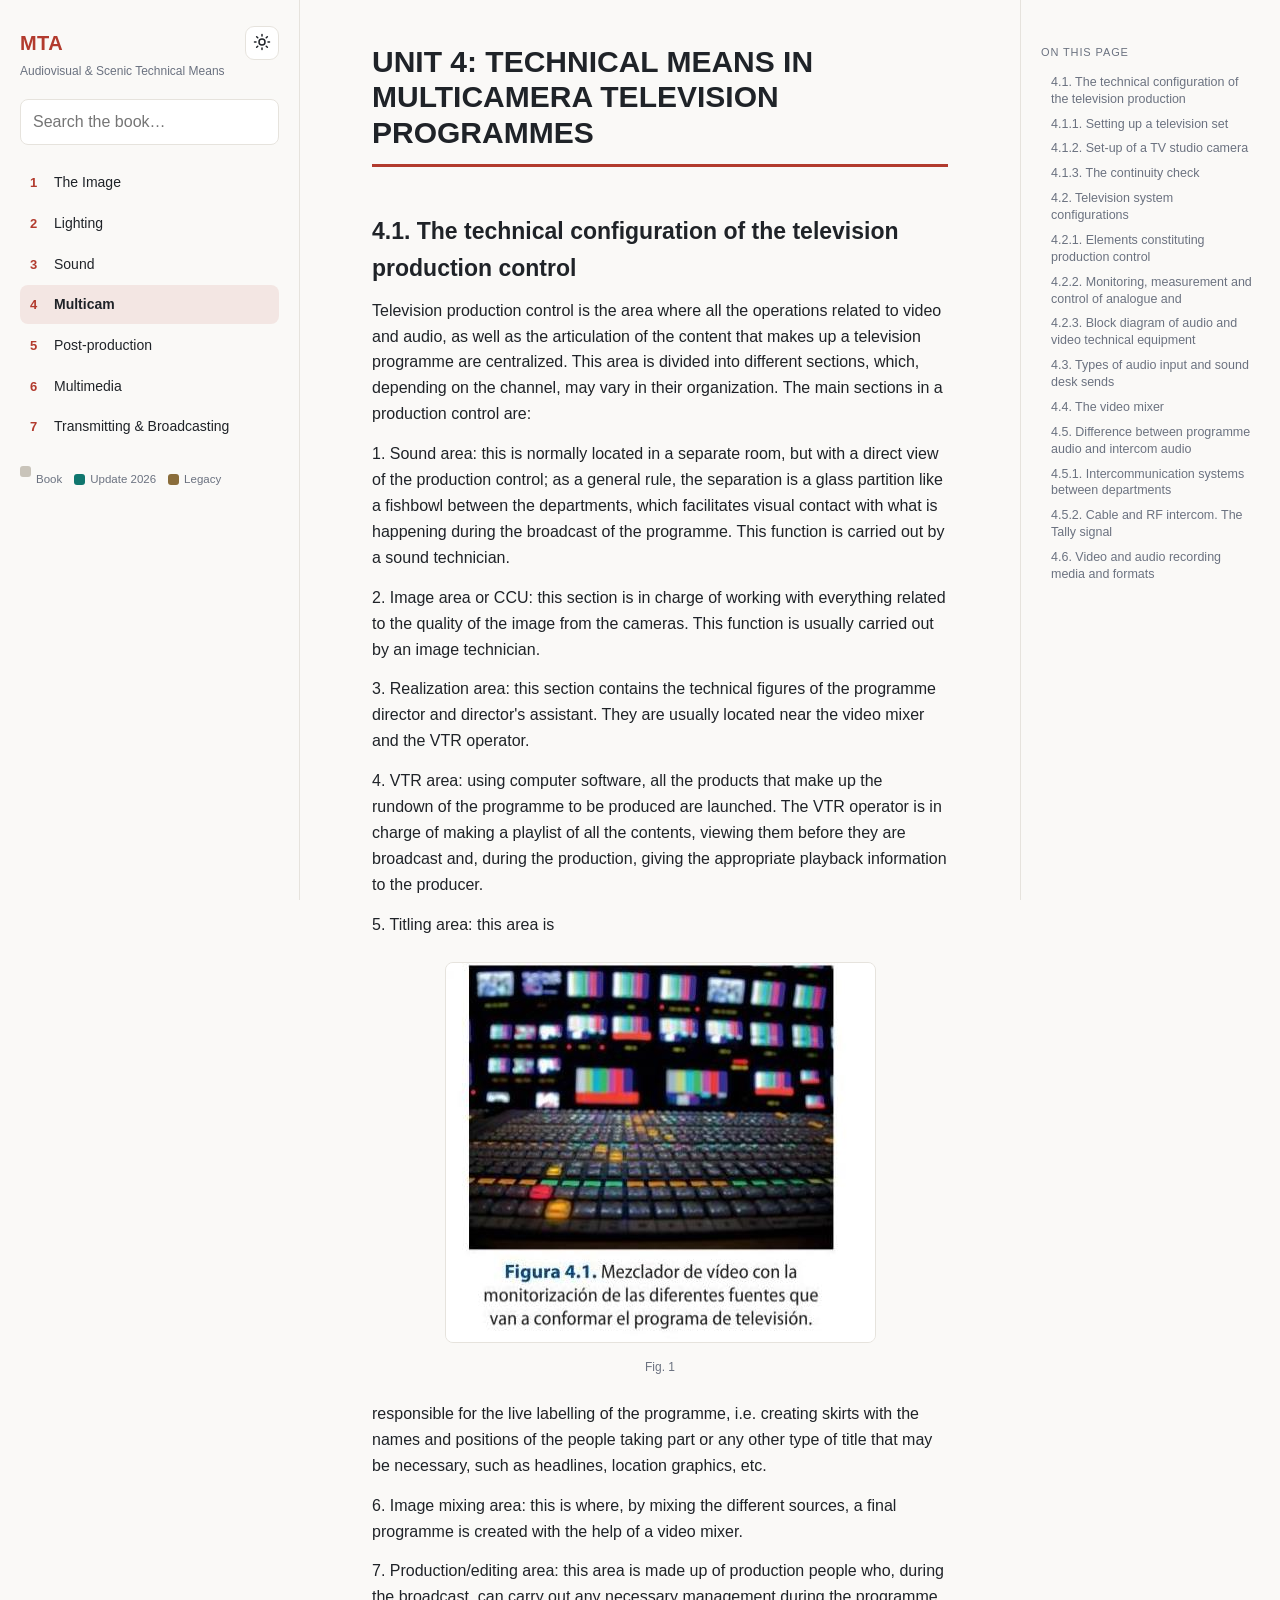
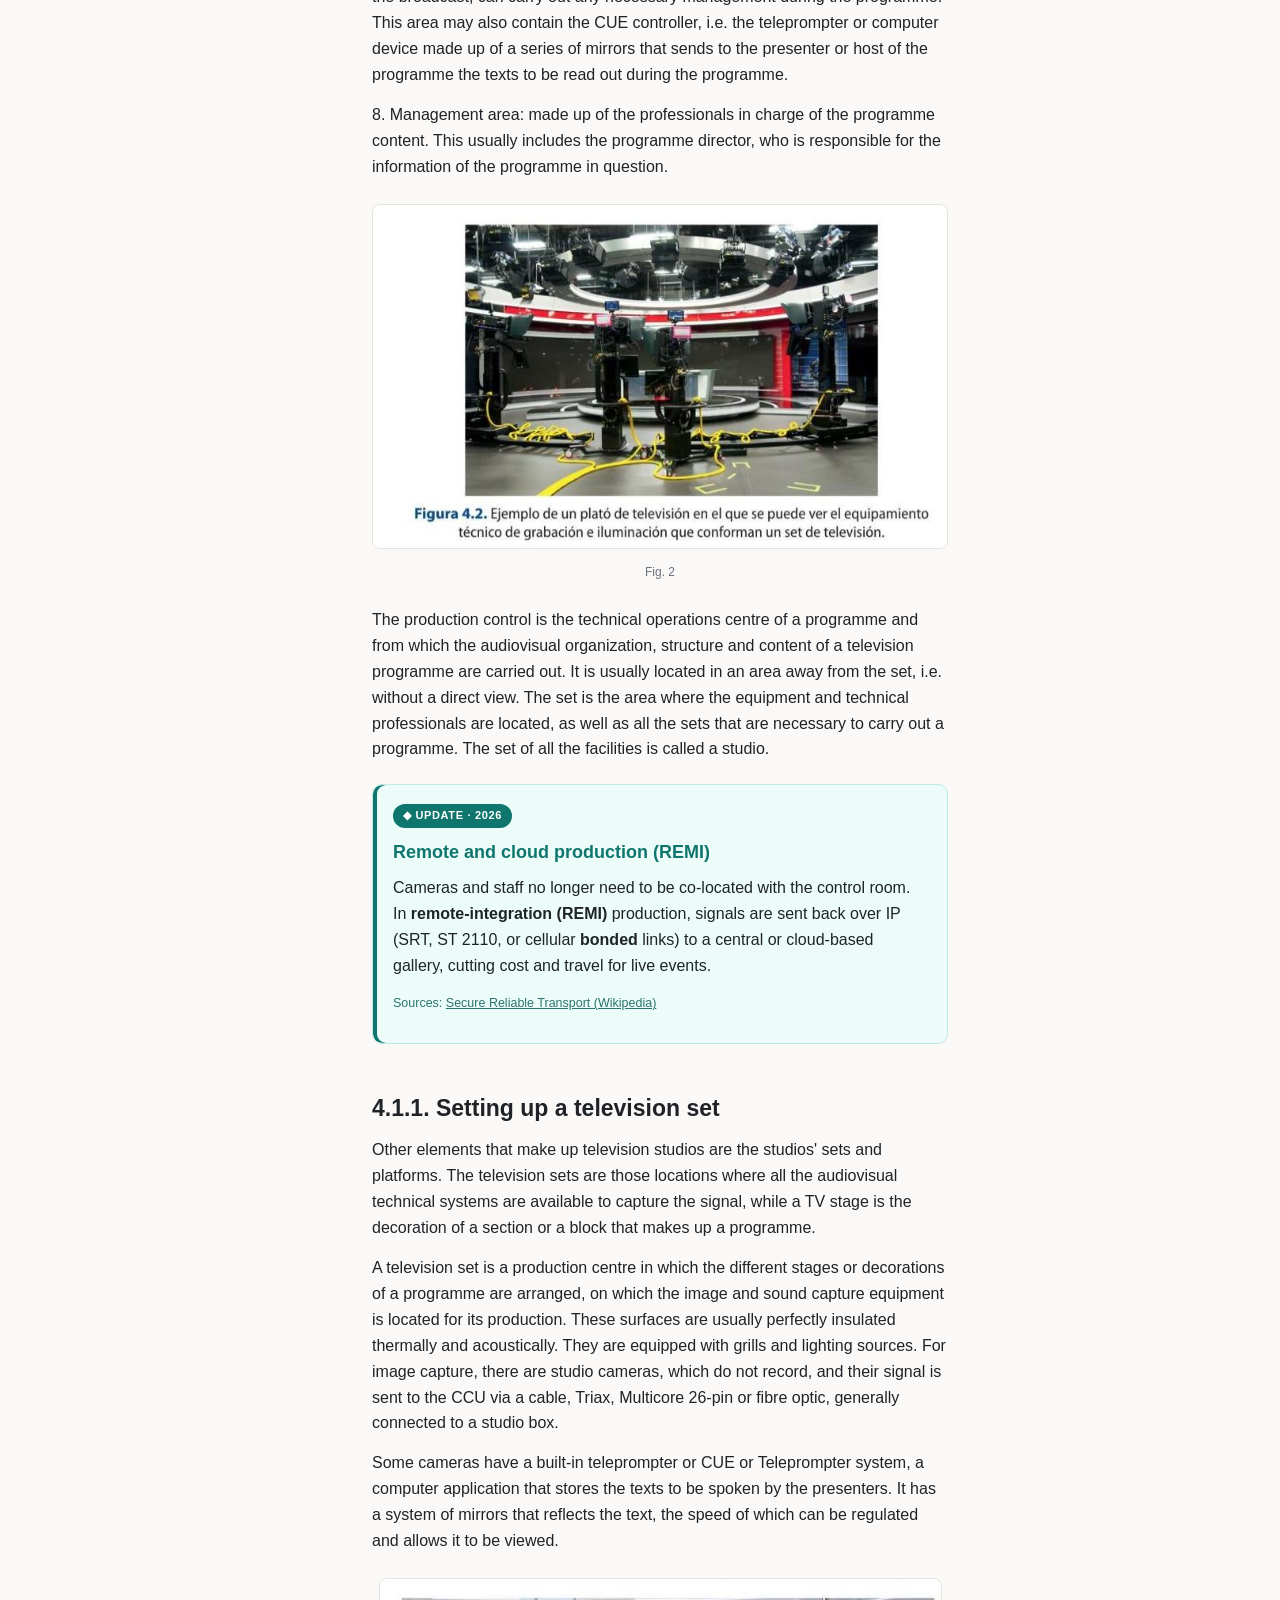
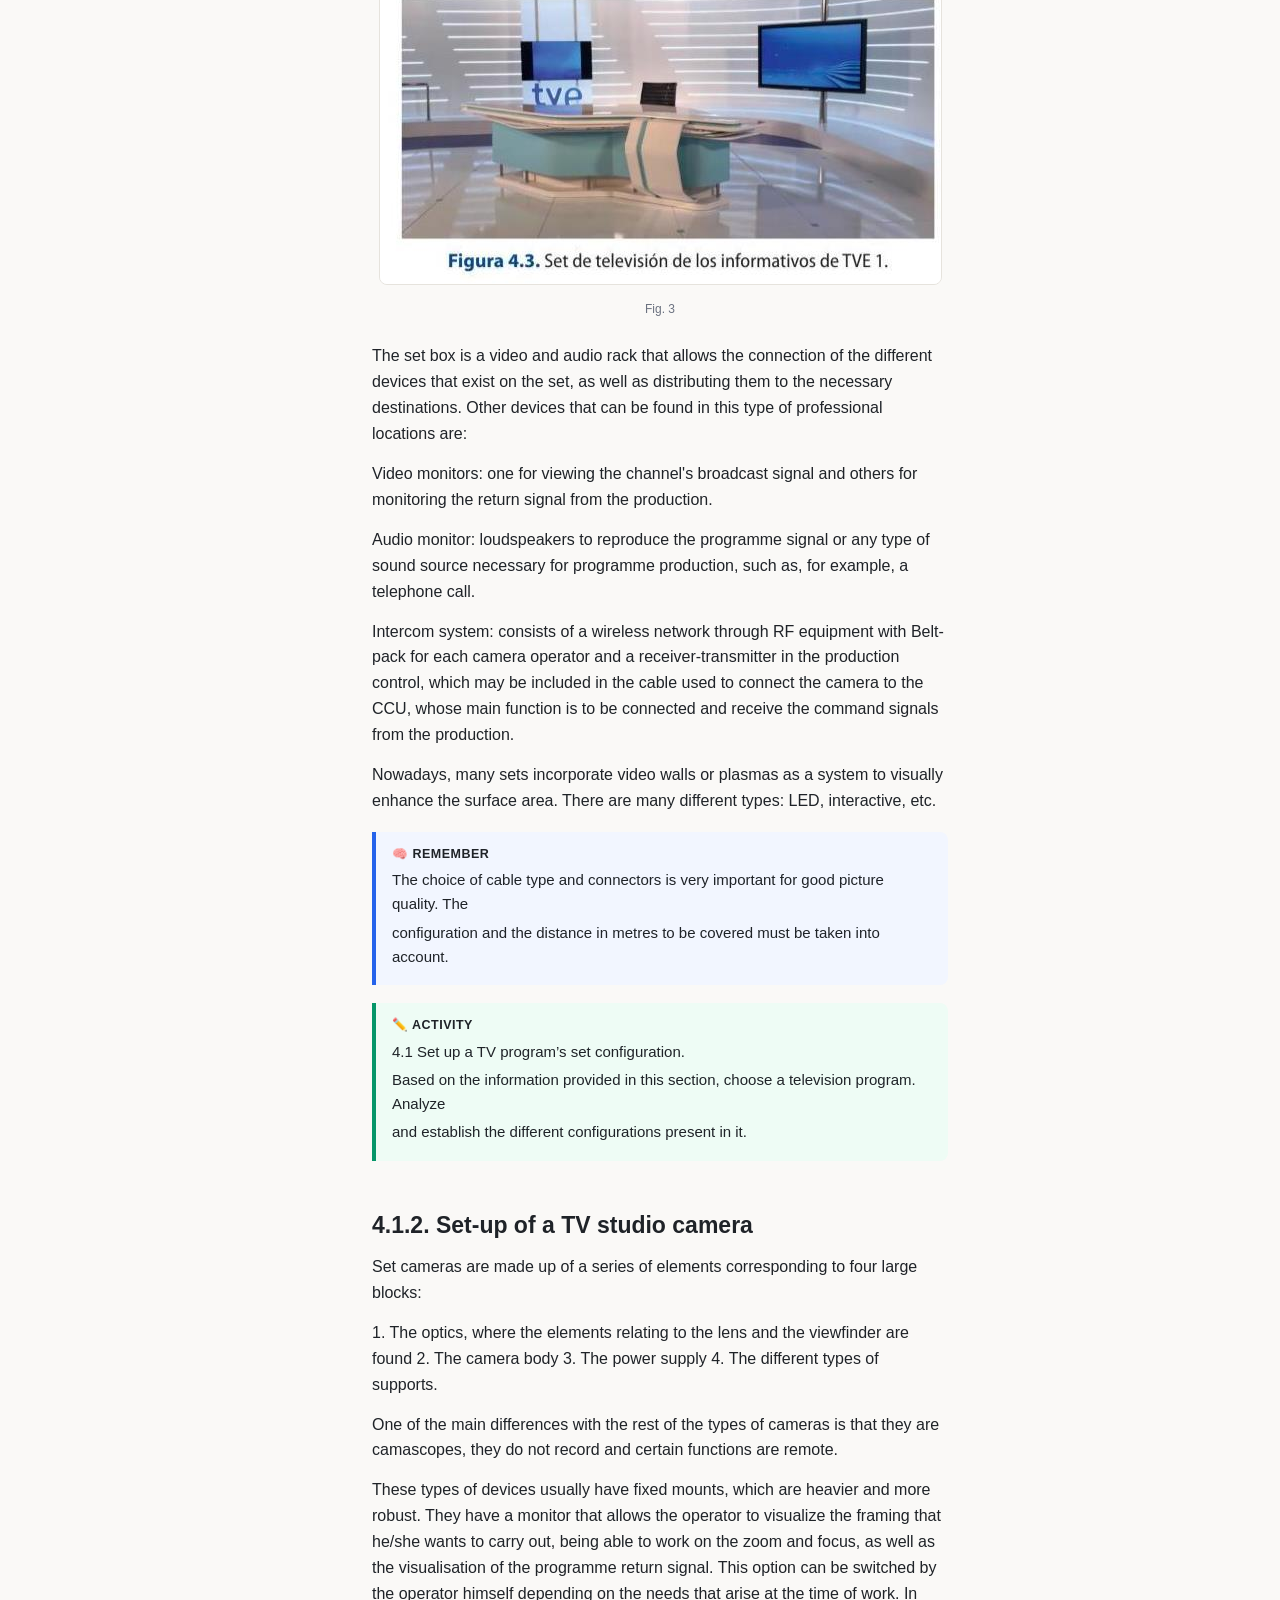
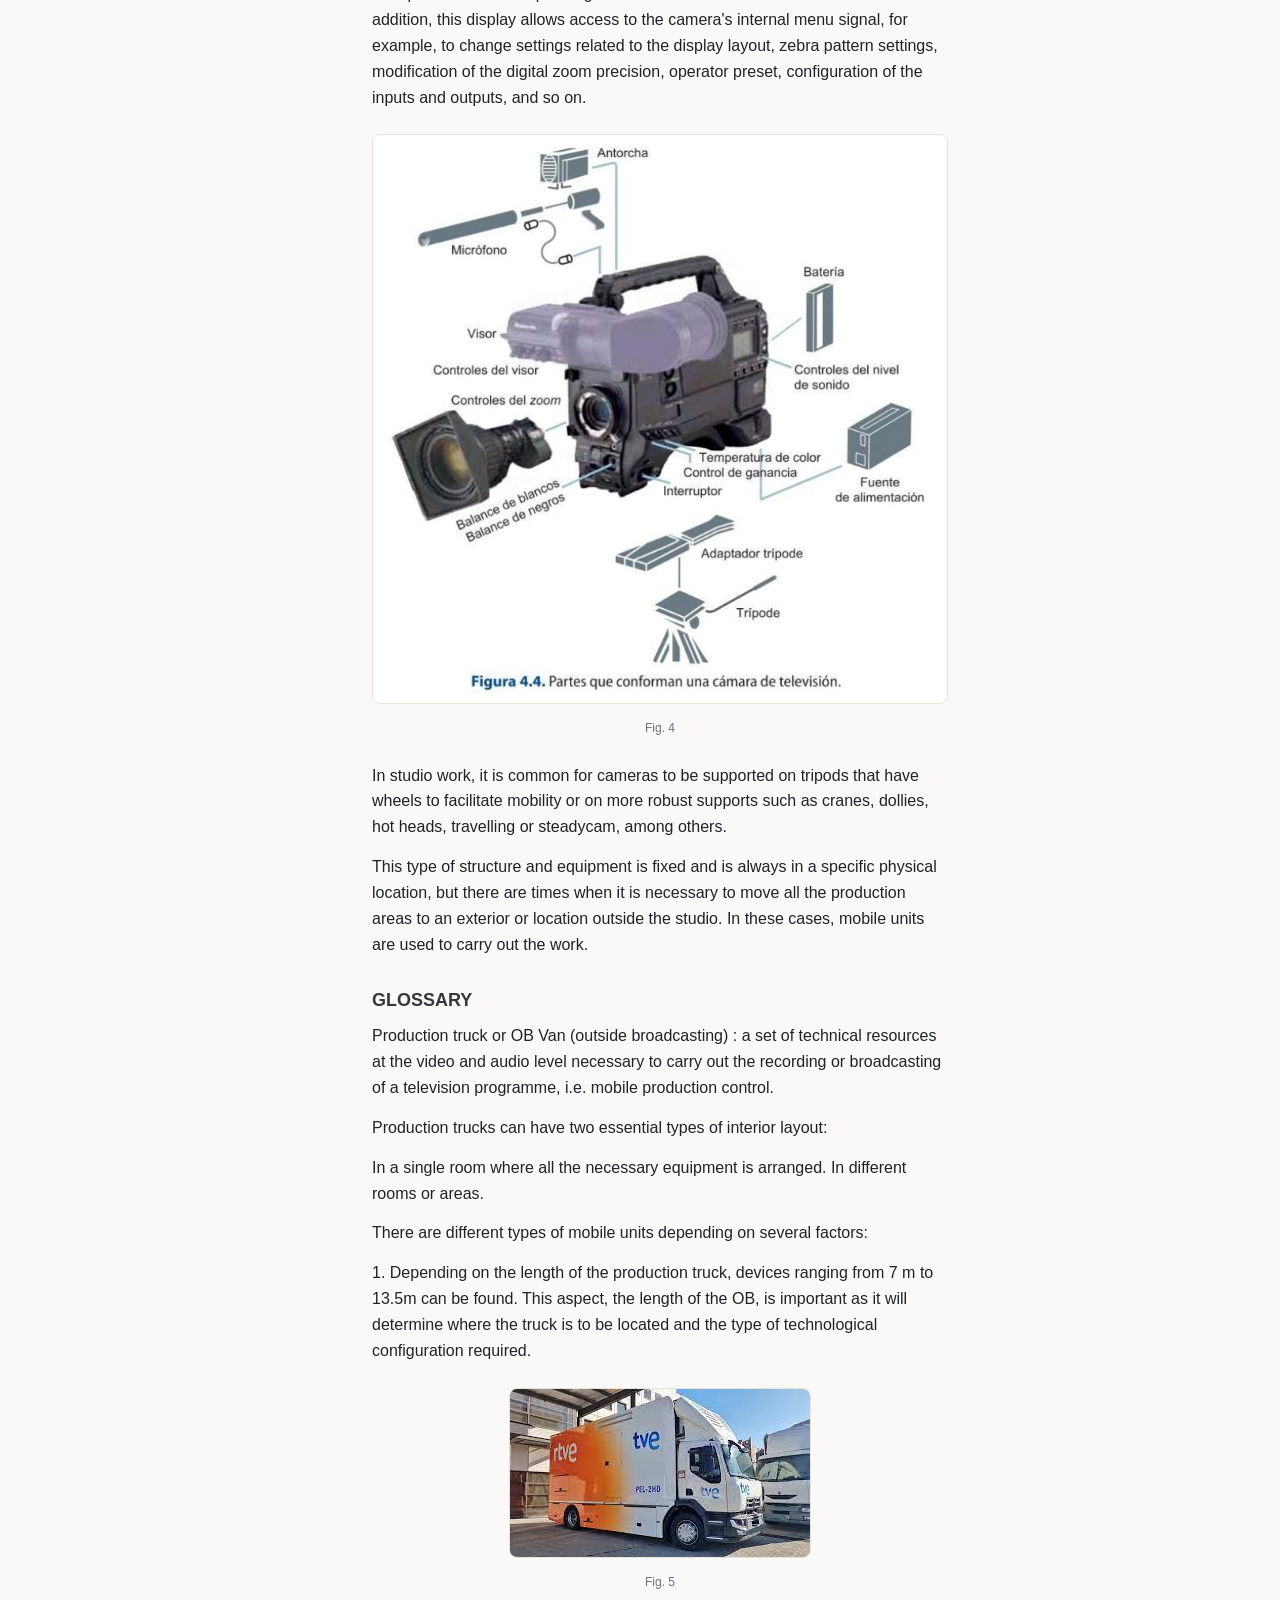
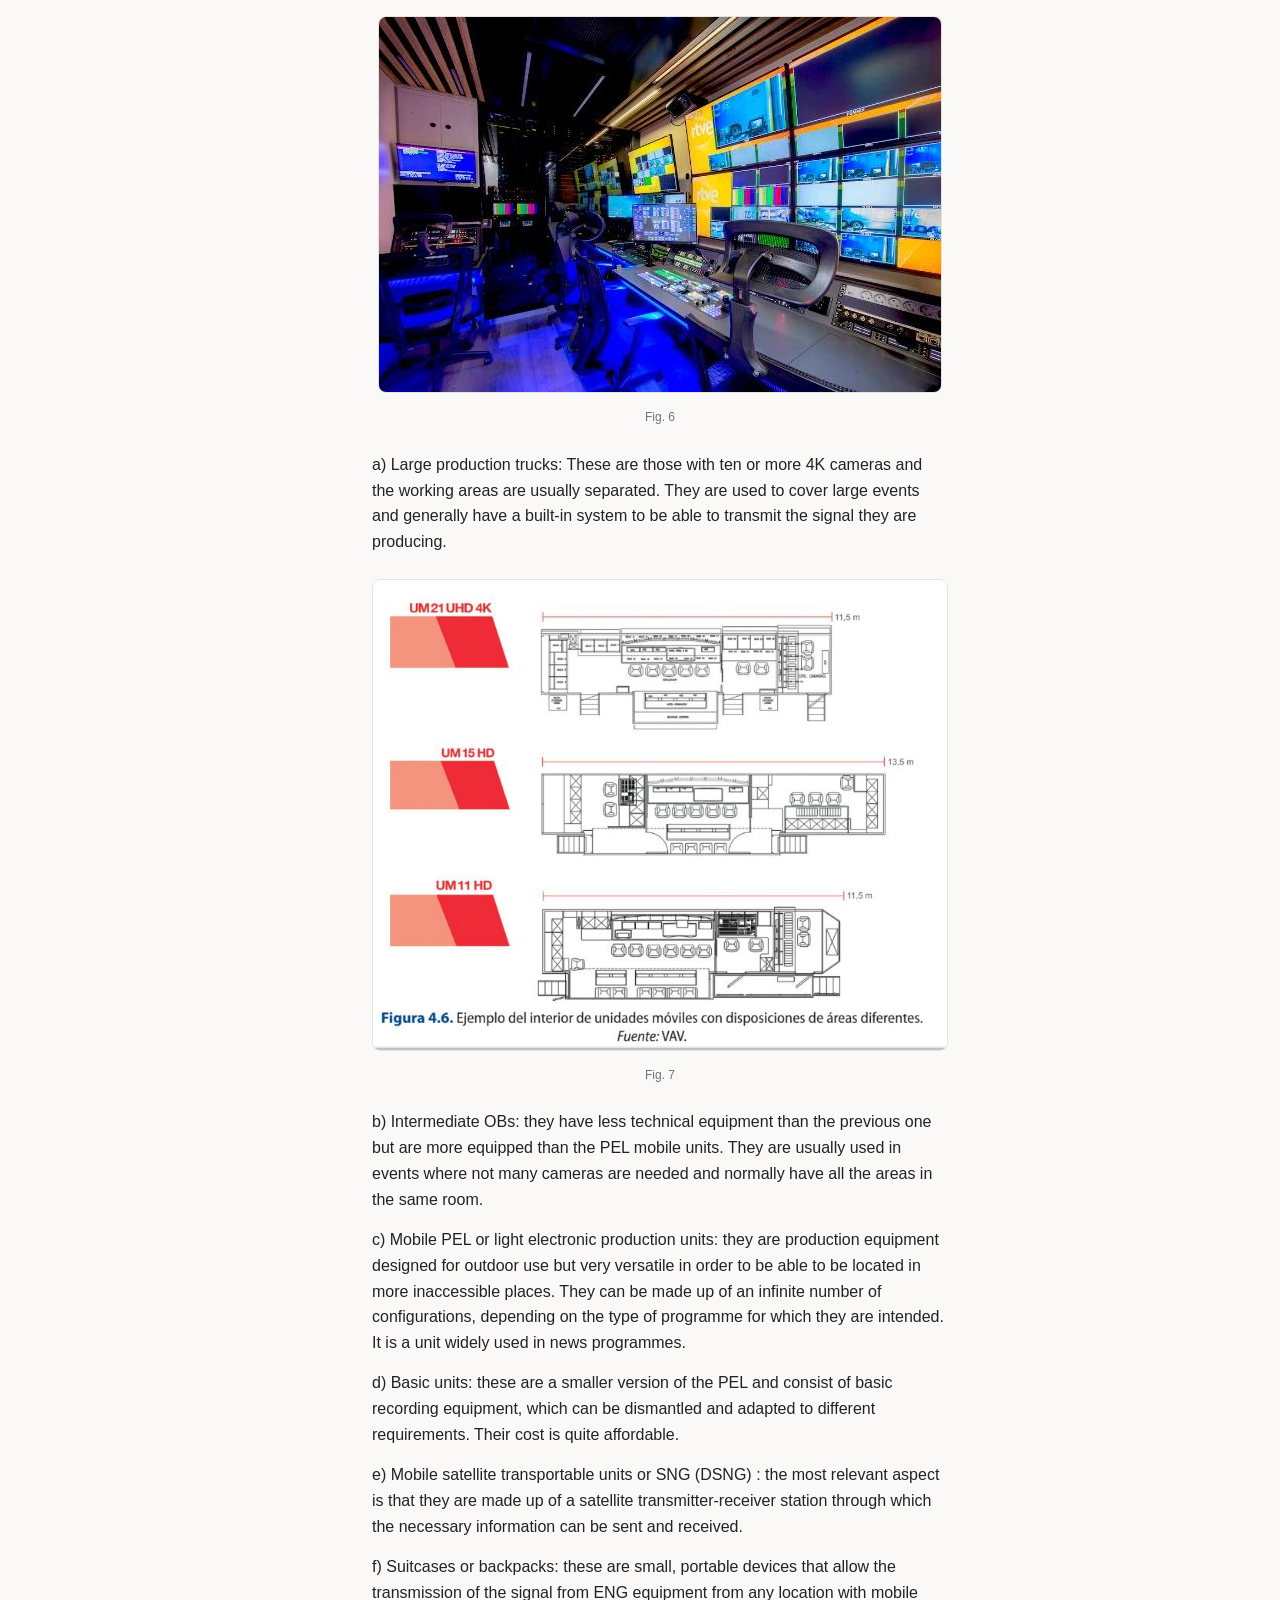
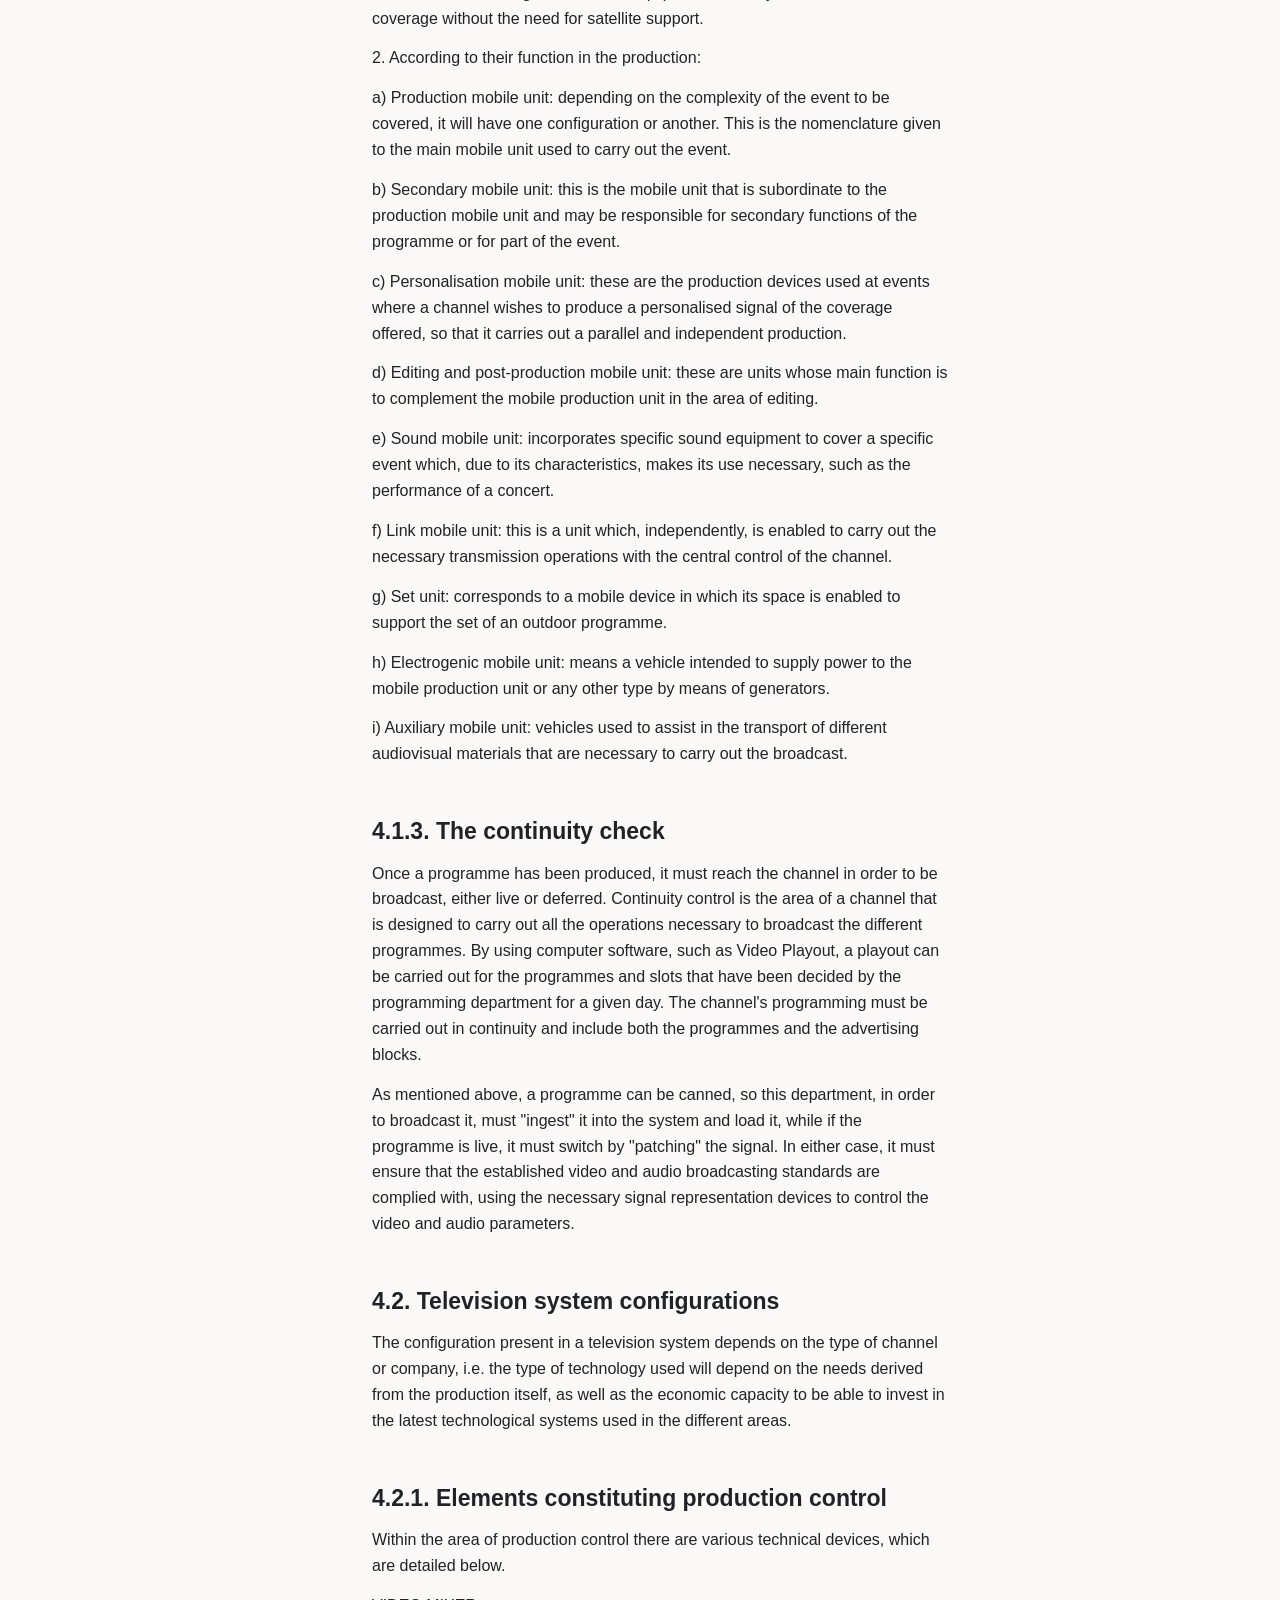
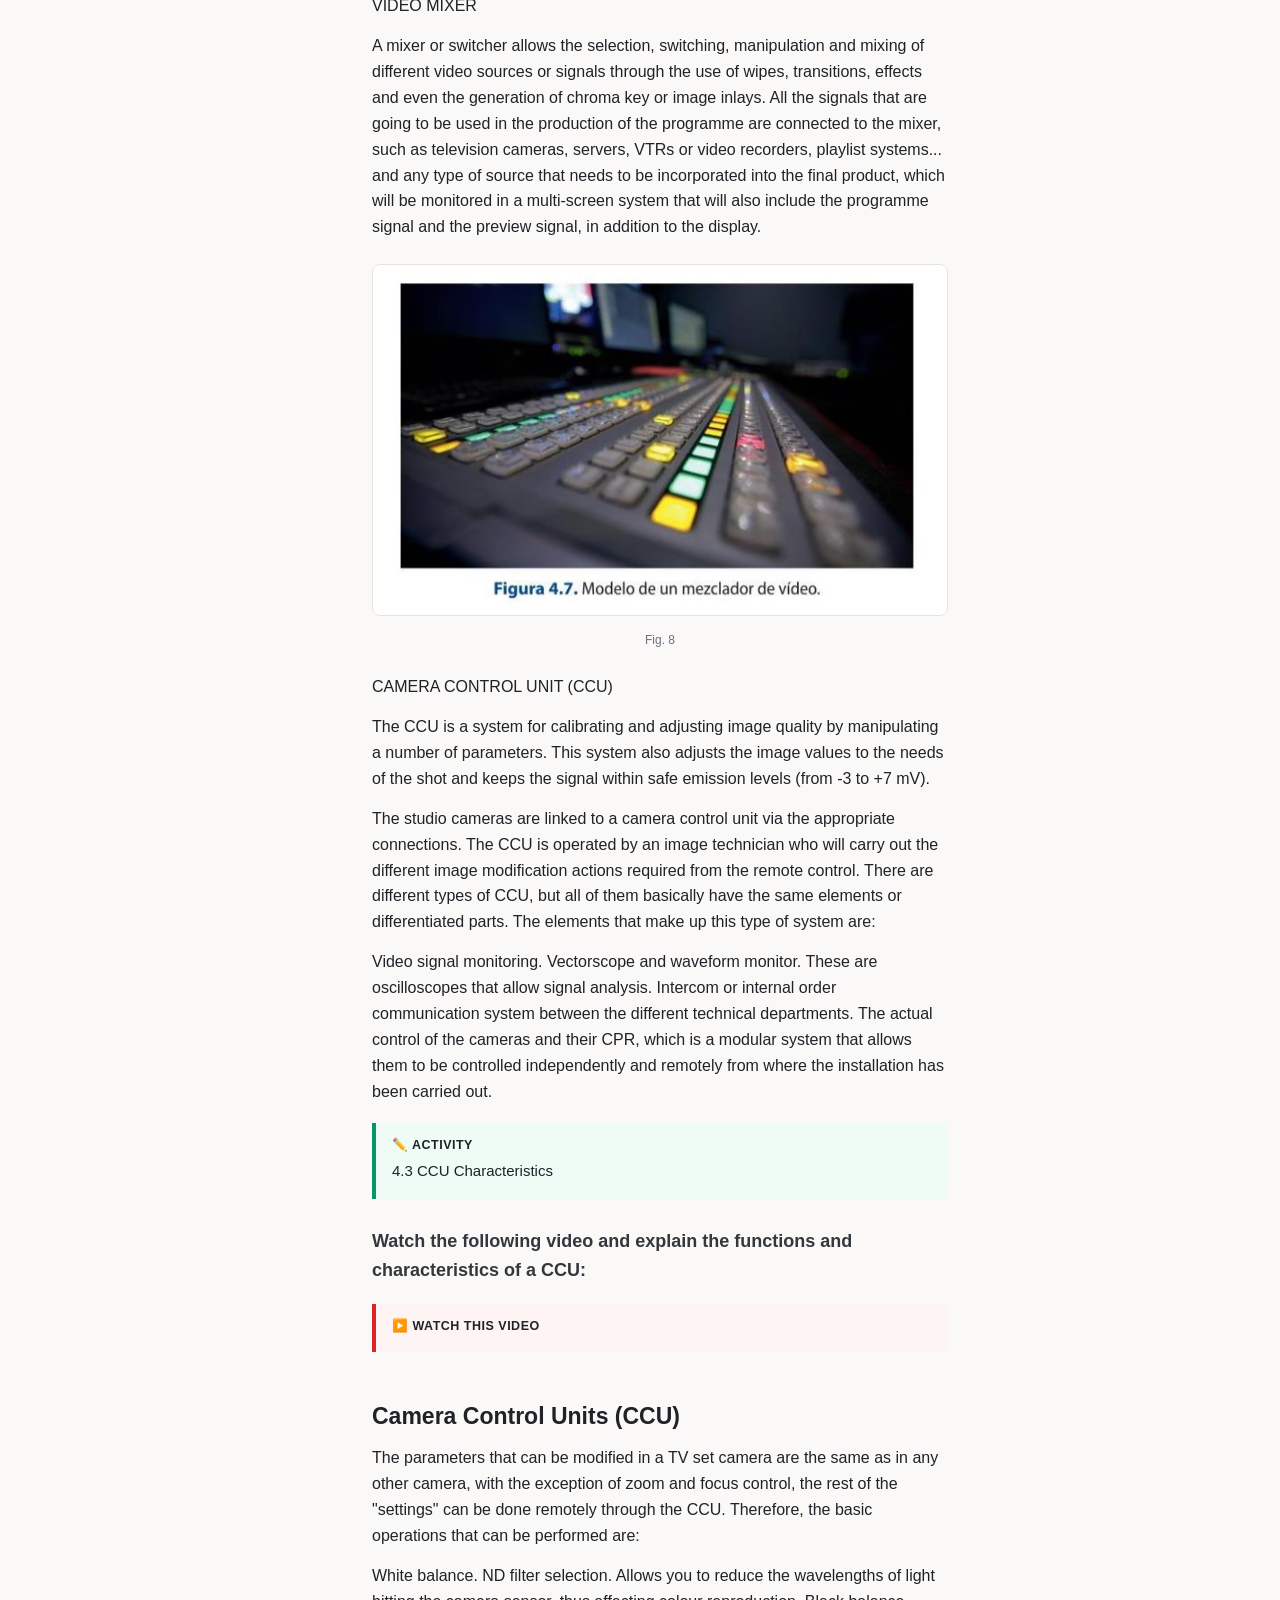
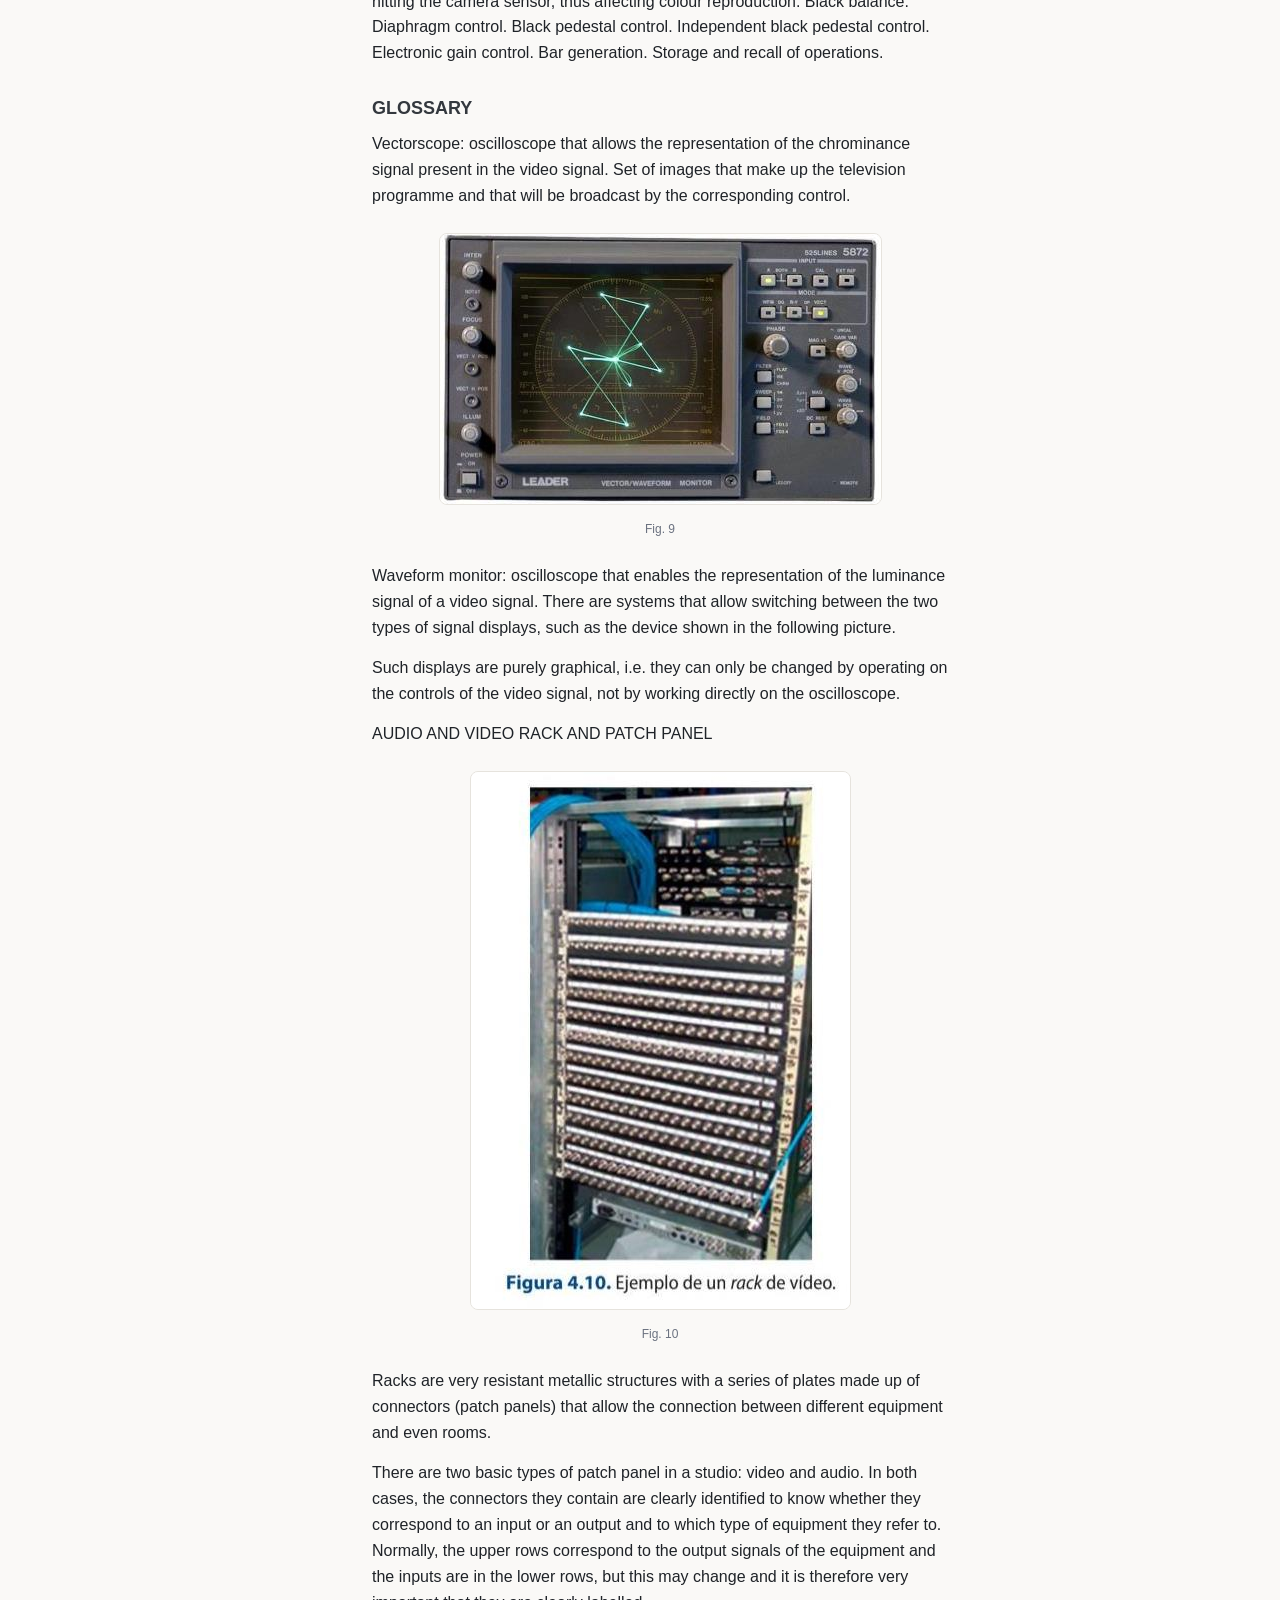
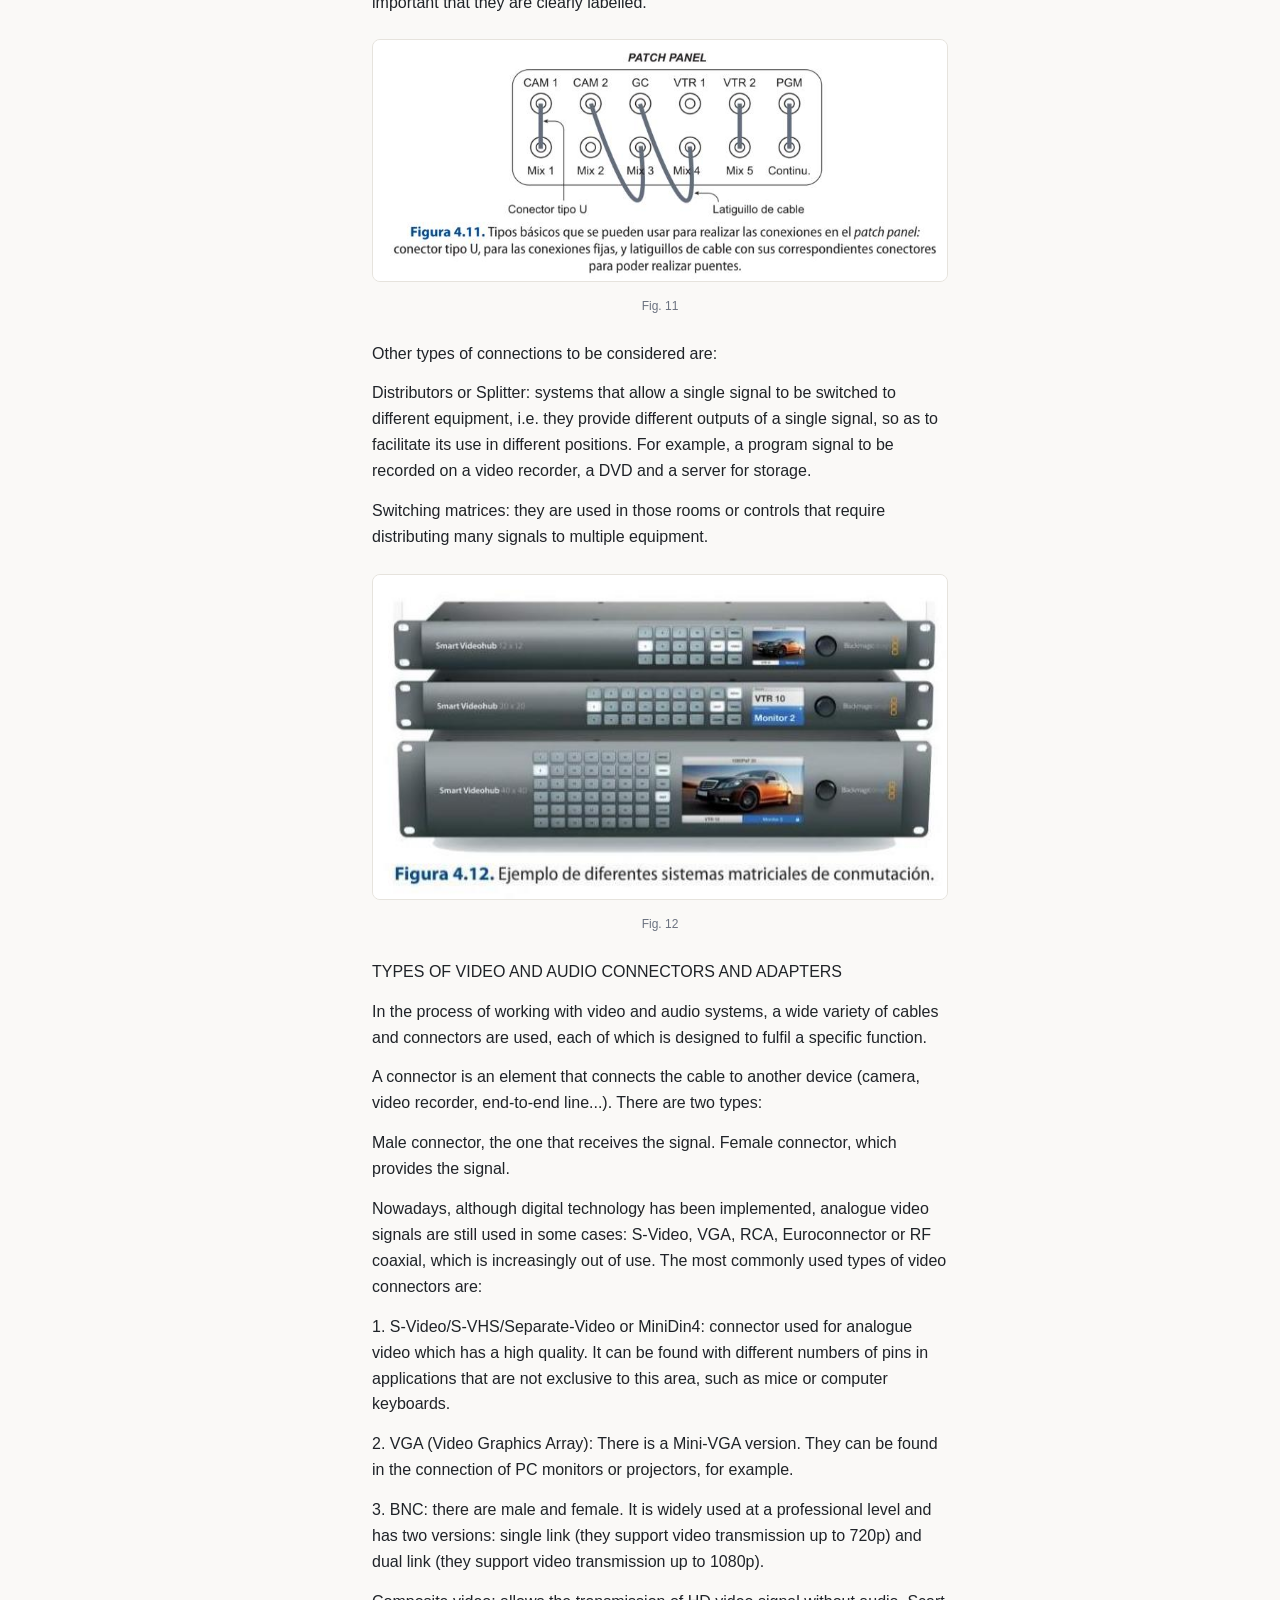
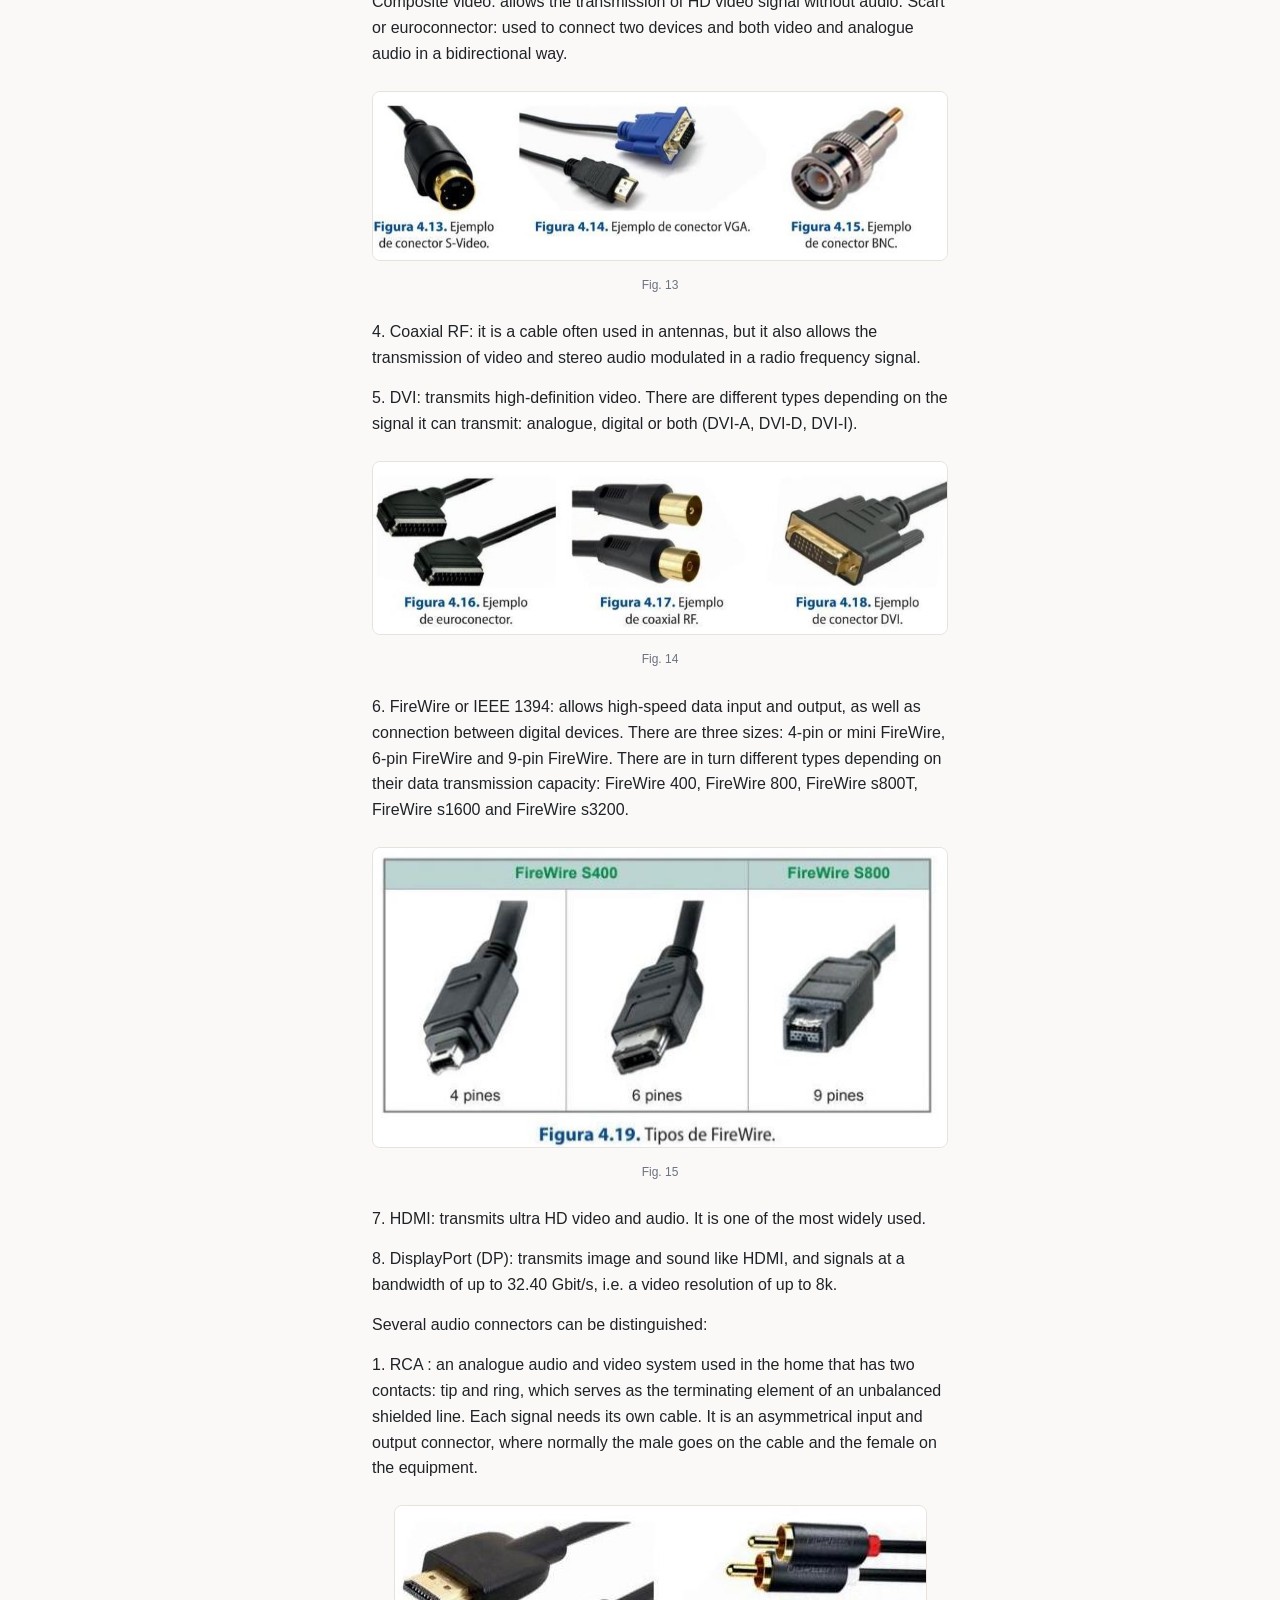
<file: docs/unit4.html>
<!doctype html><html lang="en"><head>
<meta charset="utf-8"><meta name="viewport" content="width=device-width,initial-scale=1">
<title>UNIT 4: TECHNICAL MEANS IN MULTICAMERA TELEVISION PROGRAMMES — MTA</title>
<script>(function(){try{var t=localStorage.getItem('mta-theme');if(!t)t=matchMedia('(prefers-color-scheme: dark)').matches?'dark':'light';document.documentElement.setAttribute('data-theme',t);}catch(e){}})();</script>
<link rel="stylesheet" href="assets/style.css">
</head><body>
<div class="wrap has-onpage">
<aside class="side">
  <div class="side-head">
    <a class="brand" href="index.html">MTA</a>
    <button id="theme-toggle" class="theme-toggle" aria-label="Light / dark"><span id="theme-icon"></span></button>
  </div>
  <div class="book">Audiovisual &amp; Scenic Technical Means</div>
  <div class="search"><input id="q" type="search" placeholder="Search the book…" autocomplete="off"><div id="results"></div></div>
  <nav class="units"><a href="unit1.html"><b>1</b> The Image</a>
<a href="unit2.html"><b>2</b> Lighting</a>
<a href="unit3.html"><b>3</b> Sound</a>
<a href="unit4.html" class="active"><b>4</b> Multicam</a>
<a href="unit5.html"><b>5</b> Post-production</a>
<a href="unit6.html"><b>6</b> Multimedia</a>
<a href="unit7.html"><b>7</b> Transmitting &amp; Broadcasting</a></nav>
  <div class="legend">
    <span><i class="dot book"></i>Book</span>
    <span><i class="dot upd"></i>Update 2026</span>
    <span><i class="dot leg"></i>Legacy</span>
  </div>
  <button id="editToggle" class="edit-toggle">✎ Edit photos</button>
</aside>
<main><h1>UNIT 4: TECHNICAL MEANS IN MULTICAMERA TELEVISION PROGRAMMES</h1>
<h2 id="4-1-the-technical-configuration-of-the-televisio">4.1. The technical configuration of the television production control</h2>
<p>Television production control is the area where all the operations related to video and audio, as well as the articulation of the content that makes up a television programme are centralized. This area is divided into different sections, which, depending on the channel, may vary in their organization. The main sections in a production control are:</p>
<p>1. Sound area: this is normally located in a separate room, but with a direct view of the production control; as a general rule, the separation is a glass partition like a fishbowl between the departments, which facilitates visual contact with what is happening during the broadcast of the programme. This function is carried out by a sound technician.</p>
<p>2. Image area or CCU: this section is in charge of working with everything related to the quality of the image from the cameras. This function is usually carried out by an image technician.</p>
<p>3. Realization area: this section contains the technical figures of the programme director and director&#x27;s assistant. They are usually located near the video mixer and the VTR operator.</p>
<p>4. VTR area: using computer software, all the products that make up the rundown of the programme to be produced are launched. The VTR operator is in charge of making a playlist of all the contents, viewing them before they are broadcast and, during the production, giving the appropriate playback information to the producer.</p>
<p>5. Titling area: this area is</p>
<figure data-fig="1"><img loading="lazy" src="img/unit4/unit4_5d703e2da1.jpeg" alt=""><figcaption><span>Fig. 1</span><button class="swap" data-fig="1">swap image</button></figcaption></figure>
<p>responsible for the live labelling of the programme, i.e. creating skirts with the names and positions of the people taking part or any other type of title that may be necessary, such as headlines, location graphics, etc.</p>
<p>6. Image mixing area: this is where, by mixing the different sources, a final programme is created with the help of a video mixer.</p>
<p>7. Production/editing area: this area is made up of production people who, during the broadcast, can carry out any necessary management during the programme. This area may also contain the CUE controller, i.e. the teleprompter or computer device made up of a series of mirrors that sends to the presenter or host of the programme the texts to be read out during the programme.</p>
<p>8. Management area: made up of the professionals in charge of the programme content. This usually includes the programme director, who is responsible for the information of the programme in question.</p>
<figure data-fig="2"><img loading="lazy" src="img/unit4/unit4_89ffce27da.jpeg" alt=""><figcaption><span>Fig. 2</span><button class="swap" data-fig="2">swap image</button></figcaption></figure>
<p>The production control is the technical operations centre of a programme and from which the audiovisual organization, structure and content of a television programme are carried out. It is usually located in an area away from the set, i.e. without a direct view. The set is the area where the equipment and technical professionals are located, as well as all the sets that are necessary to carry out a programme. The set of all the facilities is called a studio.</p>
<div class="block update">
<div class="block-tag">◆ Update · 2026</div>
<h3>Remote and cloud production (REMI)</h3>
<p>Cameras and staff no longer need to be co-located with the control room. In <b>remote-integration (REMI)</b> production, signals are sent back over IP (SRT, ST&nbsp;2110, or cellular <b>bonded</b> links) to a central or cloud-based gallery, cutting cost and travel for live events.</p>
<p class="sources">Sources: <a href="https://en.wikipedia.org/wiki/Secure_Reliable_Transport" target="_blank" rel="noopener">Secure Reliable Transport (Wikipedia)</a></p>
</div>
<h2 id="4-1-1-setting-up-a-television-set">4.1.1. Setting up a television set</h2>
<p>Other elements that make up television studios are the studios&#x27; sets and platforms. The television sets are those locations where all the audiovisual technical systems are available to capture the signal, while a TV stage is the decoration of a section or a block that makes up a programme.</p>
<p>A television set is a production centre in which the different stages or decorations of a programme are arranged, on which the image and sound capture equipment is located for its production. These surfaces are usually perfectly insulated thermally and acoustically. They are equipped with grills and lighting sources. For image capture, there are studio cameras, which do not record, and their signal is sent to the CCU via a cable, Triax, Multicore 26-pin or fibre optic, generally connected to a studio box.</p>
<p>Some cameras have a built-in teleprompter or CUE or Teleprompter system, a computer application that stores the texts to be spoken by the presenters. It has a system of mirrors that reflects the text, the speed of which can be regulated and allows it to be viewed.</p>
<figure data-fig="3"><img loading="lazy" src="img/unit4/unit4_f7f8aed320.jpeg" alt=""><figcaption><span>Fig. 3</span><button class="swap" data-fig="3">swap image</button></figcaption></figure>
<p>The set box is a video and audio rack that allows the connection of the different devices that exist on the set, as well as distributing them to the necessary destinations. Other devices that can be found in this type of professional locations are:</p>
<p>Video monitors: one for viewing the channel&#x27;s broadcast signal and others for monitoring the return signal from the production.</p>
<p>Audio monitor: loudspeakers to reproduce the programme signal or any type of sound source necessary for programme production, such as, for example, a telephone call.</p>
<p>Intercom system: consists of a wireless network through RF equipment with Belt-pack for each camera operator and a receiver-transmitter in the production control, which may be included in the cable used to connect the camera to the CCU, whose main function is to be connected and receive the command signals from the production.</p>
<p>Nowadays, many sets incorporate video walls or plasmas as a system to visually enhance the surface area. There are many different types: LED, interactive, etc.</p>
<div class="callout remember"><div class="callout-h">🧠 Remember</div><p>The choice of cable type and connectors is very important for good picture quality. The</p><p>configuration and the distance in metres to be covered must be taken into account.</p></div>
<div class="callout activity"><div class="callout-h">✏️ Activity</div><p>4.1 Set up a TV program’s set configuration.</p><p>Based on the information provided in this section, choose a television program. Analyze</p><p>and establish the different configurations present in it.</p></div>
<h2 id="4-1-2-set-up-of-a-tv-studio-camera">4.1.2. Set-up of a TV studio camera</h2>
<p>Set cameras are made up of a series of elements corresponding to four large blocks:</p>
<p>1. The optics, where the elements relating to the lens and the viewfinder are found 2. The camera body 3. The power supply 4. The different types of supports.</p>
<p>One of the main differences with the rest of the types of cameras is that they are camascopes, they do not record and certain functions are remote.</p>
<p>These types of devices usually have fixed mounts, which are heavier and more robust. They have a monitor that allows the operator to visualize the framing that he/she wants to carry out, being able to work on the zoom and focus, as well as the visualisation of the programme return signal. This option can be switched by the operator himself depending on the needs that arise at the time of work. In addition, this display allows access to the camera&#x27;s internal menu signal, for example, to change settings related to the display layout, zebra pattern settings, modification of the digital zoom precision, operator preset, configuration of the inputs and outputs, and so on.</p>
<figure data-fig="4"><img loading="lazy" src="img/unit4/unit4_10e3f71b80.jpeg" alt=""><figcaption><span>Fig. 4</span><button class="swap" data-fig="4">swap image</button></figcaption></figure>
<p>In studio work, it is common for cameras to be supported on tripods that have wheels to facilitate mobility or on more robust supports such as cranes, dollies, hot heads, travelling or steadycam, among others.</p>
<p>This type of structure and equipment is fixed and is always in a specific physical location, but there are times when it is necessary to move all the production areas to an exterior or location outside the studio. In these cases, mobile units are used to carry out the work.</p>
<h3 id="glossary">GLOSSARY</h3>
<p>Production truck or OB Van (outside broadcasting) : a set of technical resources at the video and audio level necessary to carry out the recording or broadcasting of a television programme, i.e. mobile production control.</p>
<p>Production trucks can have two essential types of interior layout:</p>
<p>In a single room where all the necessary equipment is arranged. In different rooms or areas.</p>
<p>There are different types of mobile units depending on several factors:</p>
<p>1. Depending on the length of the production truck, devices ranging from 7 m to 13.5m can be found. This aspect, the length of the OB, is important as it will determine where the truck is to be located and the type of technological configuration required.</p>
<figure data-fig="5"><img loading="lazy" src="img/unit4/unit4_801dd807cb.jpeg" alt=""><figcaption><span>Fig. 5</span><button class="swap" data-fig="5">swap image</button></figcaption></figure>
<figure data-fig="6"><img loading="lazy" src="img/unit4/unit4_23c676895a.jpeg" alt=""><figcaption><span>Fig. 6</span><button class="swap" data-fig="6">swap image</button></figcaption></figure>
<p>a) Large production trucks: These are those with ten or more 4K cameras and the working areas are usually separated. They are used to cover large events and generally have a built-in system to be able to transmit the signal they are producing.</p>
<figure data-fig="7"><img loading="lazy" src="img/unit4/unit4_1868c41593.jpeg" alt=""><figcaption><span>Fig. 7</span><button class="swap" data-fig="7">swap image</button></figcaption></figure>
<p>b) Intermediate OBs: they have less technical equipment than the previous one but are more equipped than the PEL mobile units. They are usually used in events where not many cameras are needed and normally have all the areas in the same room.</p>
<p>c) Mobile PEL or light electronic production units: they are production equipment designed for outdoor use but very versatile in order to be able to be located in more inaccessible places. They can be made up of an infinite number of configurations, depending on the type of programme for which they are intended. It is a unit widely used in news programmes.</p>
<p>d) Basic units: these are a smaller version of the PEL and consist of basic recording equipment, which can be dismantled and adapted to different requirements. Their cost is quite affordable.</p>
<p>e) Mobile satellite transportable units or SNG (DSNG) : the most relevant aspect is that they are made up of a satellite transmitter-receiver station through which the necessary information can be sent and received.</p>
<p>f) Suitcases or backpacks: these are small, portable devices that allow the transmission of the signal from ENG equipment from any location with mobile coverage without the need for satellite support.</p>
<p>2. According to their function in the production:</p>
<p>a) Production mobile unit: depending on the complexity of the event to be covered, it will have one configuration or another. This is the nomenclature given to the main mobile unit used to carry out the event.</p>
<p>b) Secondary mobile unit: this is the mobile unit that is subordinate to the production mobile unit and may be responsible for secondary functions of the programme or for part of the event.</p>
<p>c) Personalisation mobile unit: these are the production devices used at events where a channel wishes to produce a personalised signal of the coverage offered, so that it carries out a parallel and independent production.</p>
<p>d) Editing and post-production mobile unit: these are units whose main function is to complement the mobile production unit in the area of editing.</p>
<p>e) Sound mobile unit: incorporates specific sound equipment to cover a specific event which, due to its characteristics, makes its use necessary, such as the performance of a concert.</p>
<p>f) Link mobile unit: this is a unit which, independently, is enabled to carry out the necessary transmission operations with the central control of the channel.</p>
<p>g) Set unit: corresponds to a mobile device in which its space is enabled to support the set of an outdoor programme.</p>
<p>h) Electrogenic mobile unit: means a vehicle intended to supply power to the mobile production unit or any other type by means of generators.</p>
<p>i) Auxiliary mobile unit: vehicles used to assist in the transport of different audiovisual materials that are necessary to carry out the broadcast.</p>
<h2 id="4-1-3-the-continuity-check">4.1.3. The continuity check</h2>
<p>Once a programme has been produced, it must reach the channel in order to be broadcast, either live or deferred. Continuity control is the area of a channel that is designed to carry out all the operations necessary to broadcast the different programmes. By using computer software, such as Video Playout, a playout can be carried out for the programmes and slots that have been decided by the programming department for a given day. The channel&#x27;s programming must be carried out in continuity and include both the programmes and the advertising blocks.</p>
<p>As mentioned above, a programme can be canned, so this department, in order to broadcast it, must &quot;ingest&quot; it into the system and load it, while if the programme is live, it must switch by &quot;patching&quot; the signal. In either case, it must ensure that the established video and audio broadcasting standards are complied with, using the necessary signal representation devices to control the video and audio parameters.</p>
<h2 id="4-2-television-system-configurations">4.2. Television system configurations</h2>
<p>The configuration present in a television system depends on the type of channel or company, i.e. the type of technology used will depend on the needs derived from the production itself, as well as the economic capacity to be able to invest in the latest technological systems used in the different areas.</p>
<h2 id="4-2-1-elements-constituting-production-control">4.2.1. Elements constituting production control</h2>
<p>Within the area of production control there are various technical devices, which are detailed below.</p>
<p>VIDEO MIXER</p>
<p>A mixer or switcher allows the selection, switching, manipulation and mixing of different video sources or signals through the use of wipes, transitions, effects and even the generation of chroma key or image inlays. All the signals that are going to be used in the production of the programme are connected to the mixer, such as television cameras, servers, VTRs or video recorders, playlist systems... and any type of source that needs to be incorporated into the final product, which will be monitored in a multi-screen system that will also include the programme signal and the preview signal, in addition to the display.</p>
<figure data-fig="8"><img loading="lazy" src="img/unit4/unit4_cb91df3a76.jpeg" alt=""><figcaption><span>Fig. 8</span><button class="swap" data-fig="8">swap image</button></figcaption></figure>
<p>CAMERA CONTROL UNIT (CCU)</p>
<p>The CCU is a system for calibrating and adjusting image quality by manipulating a number of parameters. This system also adjusts the image values to the needs of the shot and keeps the signal within safe emission levels (from -3 to +7 mV).</p>
<p>The studio cameras are linked to a camera control unit via the appropriate connections. The CCU is operated by an image technician who will carry out the different image modification actions required from the remote control. There are different types of CCU, but all of them basically have the same elements or differentiated parts. The elements that make up this type of system are:</p>
<p>Video signal monitoring. Vectorscope and waveform monitor. These are oscilloscopes that allow signal analysis. Intercom or internal order communication system between the different technical departments. The actual control of the cameras and their CPR, which is a modular system that allows them to be controlled independently and remotely from where the installation has been carried out.</p>
<div class="callout activity"><div class="callout-h">✏️ Activity</div><p>4.3 CCU Characteristics</p></div>
<h3 id="watch-the-following-video-and-explain-the-functi">Watch the following video and explain the functions and characteristics of a CCU:</h3>
<div class="callout video"><div class="callout-h">▶️ Watch this video</div></div>
<h2 id="camera-control-units-ccu">Camera Control Units (CCU)</h2>
<p>The parameters that can be modified in a TV set camera are the same as in any other camera, with the exception of zoom and focus control, the rest of the &quot;settings&quot; can be done remotely through the CCU. Therefore, the basic operations that can be performed are:</p>
<p>White balance. ND filter selection. Allows you to reduce the wavelengths of light hitting the camera sensor, thus affecting colour reproduction. Black balance. Diaphragm control. Black pedestal control. Independent black pedestal control. Electronic gain control. Bar generation. Storage and recall of operations.</p>
<h3 id="glossary">GLOSSARY</h3>
<p>Vectorscope: oscilloscope that allows the representation of the chrominance signal present in the video signal. Set of images that make up the television programme and that will be broadcast by the corresponding control.</p>
<figure data-fig="9"><img loading="lazy" src="img/unit4/unit4_8f222b74aa.jpeg" alt=""><figcaption><span>Fig. 9</span><button class="swap" data-fig="9">swap image</button></figcaption></figure>
<p>Waveform monitor: oscilloscope that enables the representation of the luminance signal of a video signal. There are systems that allow switching between the two types of signal displays, such as the device shown in the following picture.</p>
<p>Such displays are purely graphical, i.e. they can only be changed by operating on the controls of the video signal, not by working directly on the oscilloscope.</p>
<p>AUDIO AND VIDEO RACK AND PATCH PANEL</p>
<figure data-fig="10"><img loading="lazy" src="img/unit4/unit4_fbef55710e.jpeg" alt=""><figcaption><span>Fig. 10</span><button class="swap" data-fig="10">swap image</button></figcaption></figure>
<p>Racks are very resistant metallic structures with a series of plates made up of connectors (patch panels) that allow the connection between different equipment and even rooms.</p>
<p>There are two basic types of patch panel in a studio: video and audio. In both cases, the connectors they contain are clearly identified to know whether they correspond to an input or an output and to which type of equipment they refer to. Normally, the upper rows correspond to the output signals of the equipment and the inputs are in the lower rows, but this may change and it is therefore very important that they are clearly labelled.</p>
<figure data-fig="11"><img loading="lazy" src="img/unit4/unit4_38b643b097.jpeg" alt=""><figcaption><span>Fig. 11</span><button class="swap" data-fig="11">swap image</button></figcaption></figure>
<p>Other types of connections to be considered are:</p>
<p>Distributors or Splitter: systems that allow a single signal to be switched to different equipment, i.e. they provide different outputs of a single signal, so as to facilitate its use in different positions. For example, a program signal to be recorded on a video recorder, a DVD and a server for storage.</p>
<p>Switching matrices: they are used in those rooms or controls that require distributing many signals to multiple equipment.</p>
<figure data-fig="12"><img loading="lazy" src="img/unit4/unit4_05ccc58613.jpeg" alt=""><figcaption><span>Fig. 12</span><button class="swap" data-fig="12">swap image</button></figcaption></figure>
<p>TYPES OF VIDEO AND AUDIO CONNECTORS AND ADAPTERS</p>
<p>In the process of working with video and audio systems, a wide variety of cables and connectors are used, each of which is designed to fulfil a specific function.</p>
<p>A connector is an element that connects the cable to another device (camera, video recorder, end-to-end line...). There are two types:</p>
<p>Male connector, the one that receives the signal. Female connector, which provides the signal.</p>
<p>Nowadays, although digital technology has been implemented, analogue video signals are still used in some cases: S-Video, VGA, RCA, Euroconnector or RF coaxial, which is increasingly out of use. The most commonly used types of video connectors are:</p>
<p>1. S-Video/S-VHS/Separate-Video or MiniDin4: connector used for analogue video which has a high quality. It can be found with different numbers of pins in applications that are not exclusive to this area, such as mice or computer keyboards.</p>
<p>2. VGA (Video Graphics Array): There is a Mini-VGA version. They can be found in the connection of PC monitors or projectors, for example.</p>
<p>3. BNC: there are male and female. It is widely used at a professional level and has two versions: single link (they support video transmission up to 720p) and dual link (they support video transmission up to 1080p).</p>
<p>Composite video: allows the transmission of HD video signal without audio. Scart or euroconnector: used to connect two devices and both video and analogue audio in a bidirectional way.</p>
<figure data-fig="13"><img loading="lazy" src="img/unit4/unit4_21695a4405.jpeg" alt=""><figcaption><span>Fig. 13</span><button class="swap" data-fig="13">swap image</button></figcaption></figure>
<p>4. Coaxial RF: it is a cable often used in antennas, but it also allows the transmission of video and stereo audio modulated in a radio frequency signal.</p>
<p>5. DVI: transmits high-definition video. There are different types depending on the signal it can transmit: analogue, digital or both (DVI-A, DVI-D, DVI-I).</p>
<figure data-fig="14"><img loading="lazy" src="img/unit4/unit4_36873ee4d3.jpeg" alt=""><figcaption><span>Fig. 14</span><button class="swap" data-fig="14">swap image</button></figcaption></figure>
<p>6. FireWire or IEEE 1394: allows high-speed data input and output, as well as connection between digital devices. There are three sizes: 4-pin or mini FireWire, 6-pin FireWire and 9-pin FireWire. There are in turn different types depending on their data transmission capacity: FireWire 400, FireWire 800, FireWire s800T, FireWire s1600 and FireWire s3200.</p>
<figure data-fig="15"><img loading="lazy" src="img/unit4/unit4_80df5a5960.jpeg" alt=""><figcaption><span>Fig. 15</span><button class="swap" data-fig="15">swap image</button></figcaption></figure>
<p>7. HDMI: transmits ultra HD video and audio. It is one of the most widely used.</p>
<p>8. DisplayPort (DP): transmits image and sound like HDMI, and signals at a bandwidth of up to 32.40 Gbit/s, i.e. a video resolution of up to 8k.</p>
<p>Several audio connectors can be distinguished:</p>
<p>1. RCA : an analogue audio and video system used in the home that has two contacts: tip and ring, which serves as the terminating element of an unbalanced shielded line. Each signal needs its own cable. It is an asymmetrical input and output connector, where normally the male goes on the cable and the female on the equipment.</p>
<figure data-fig="16"><img loading="lazy" src="img/unit4/unit4_4fd600a8a7.jpeg" alt=""><figcaption><span>Fig. 16</span><button class="swap" data-fig="16">swap image</button></figcaption></figure>
<p>2. Jack: this is one of the most commonly used. There are different types: mini Jack or 1/8 inch and 1/4 inch or Jack. In turn, it can be mono or stereo. It is a metric input and output connector.</p>
<figure data-fig="17"><img loading="lazy" src="img/unit4/unit4_77c334f158.jpeg" alt=""><figcaption><span>Fig. 17</span><button class="swap" data-fig="17">swap image</button></figcaption></figure>
<h3 id="remember">REMEMBER</h3>
<p>Jack connectors can be either mono or stereo.</p>
<p>If the connector is mono, it has a black stripe, which serves as an insulator in the connection area. The outermost part corresponds to the signal cable, while the inner part connects the cable shield.</p>
<p>If the connector is stereo, the tip corresponds to the right channel, while the left channel corresponds to the area between the two black marks, and the rest is the shield.</p>
<p>Interesting related Info: https://magroove.com/blog/es-mx/diferencia-entre-mono-y- estereo/</p>
<figure data-fig="18"><img loading="lazy" src="img/unit4/unit4_de81812705.jpeg" alt=""><figcaption><span>Fig. 18</span><button class="swap" data-fig="18">swap image</button></figcaption></figure>
<p>3. XLR or Canon: This is the most commonly used at the professional level. It is made of metal, has three contact points, has a tab that makes it difficult to disconnect accidentally and is used in balanced audio cables. There are two types: male and female, for both base and air connections. This is a connector that allows connections to be made to balanced microphones.</p>
<p>Adapters are used to convert the connector types for ease of use. There are video and audio adapters. The most commonly used video adapters are:</p>
<figure data-fig="19"><img loading="lazy" src="img/unit4/unit4_97a2726877.jpeg" alt=""><figcaption><span>Fig. 19</span><button class="swap" data-fig="19">swap image</button></figcaption></figure>
<p>1. Euroconnector adapter: it is used for input and output signals; for this purpose, it has a mutator that allows you to select it.</p>
<p>2. Mini DVI to VGA and mini DVI to HDMI adapter: allows some laptops to be connected to projectors.</p>
<p>3. HDMI to VGA Adapter: allows you to connect an HDMI output to a source that has a VGA input.</p>
<p>4. Coaxial optical adapter.</p>
<p>5. HDMI-DVI converter.</p>
<p>6. Coaxial adapter.</p>
<p>7. RCA-BNC.</p>
<p>8. BNC-BNC.</p>
<p>The most commonly used audio adapters are:</p>
<figure data-fig="20"><img loading="lazy" src="img/unit4/unit4_4297b231b9.jpeg" alt=""><figcaption><span>Fig. 20</span><button class="swap" data-fig="20">swap image</button></figcaption></figure>
<p>1. JACK-RCA</p>
<p>2. JACK- MINI JACK</p>
<p>3. Canon-Jack</p>
<p>4. Canon- mini Jack</p>
<h2 id="4-2-2-monitoring-measurement-and-control-of-anal">4.2.2. Monitoring, measurement and control of analogue and digital video signals: waveform monitors and vectorscopes</h2>
<p>The main reference devices and equipment to be able to monitor the video and audio signal are:</p>
<p>1. Waveform monitors: they are an oscilloscope that represents the luminance signal of a video signal.</p>
<p>2. Vectorscope: an oscilloscope that represents the chrominance of the video signal.</p>
<h2 id="4-2-3-block-diagram-of-audio-and-video-technical">4.2.3. Block diagram of audio and video technical equipment</h2>
<p>The different configurations of equipment and rooms that can be found in a production set can be laid out schematically to see the interrelationship between the different components. Block diagrams are used for this purpose.</p>
<p>The block diagram is a graphic representation of the relationship between each and every one of the different components and materials used. In the case of audiovisual productions, the video and audio elements used in a production will be marked, so that it serves as a basis for establishing budgets or even the connection of the different departments in order to speed up their subsequent work.</p>
<p>As an example, the following block diagram of a set with three cameras can be extrapolated to other cases. This will be done by dividing the signal into image and sound, as this makes it easier to understand the proposed diagram.</p>
<p>The set cameras are connected to the set box, which is made up of a series of end-to- end lines, which allow the signal to be taken to the camera control unit so that it can be worked on. The CCU, in turn, must be connected to the different oscilloscopes and monitors to be able to check the image of each of the cameras, as well as the programme image. Once the settings for each of the cameras have been made, the signal can be sent through a patch panel to the different devices, which will receive the signals that will make up the programme and which will be mixed through the switcher.</p>
<figure data-fig="21"><img loading="lazy" src="img/unit4/unit4_a42ad7cb7b.png" alt=""><figcaption><span>Fig. 21</span><button class="swap" data-fig="21">swap image</button></figcaption></figure>
<p>The video sources arriving at the mixer must be monitored to allow their correct use within the programme, as problems of composition, colorimetry and focus errors can be perceived.</p>
<p>The signals arriving at the patch panel can be augmented (aumentadas) by using the distributor, which allows the same signal to be used and multiplied as many times as necessary (splitter). From the rack, the signals will reach the video mixer, and each of them will be monitored so that the producer can observe them and decide how to use them in the programme. In this multi-screen system, it is important to highlight the existence of monitors for the preview, programme and, if necessary, broadcast signals.</p>
<div class="callout activity"><div class="callout-h">✏️ Activity</div><p>4.4 Splitter</p><p>What is a splitter? What is it for? Add 3 different types of audio and/or</p><p>video splitters and explain in which situation you would use each one of</p><p>them.</p><p>From the mixer comes the programme signal made up of the different video sources,</p><p>which can be recorded and canned or directly distributed in real time in live</p><p>production to the continuity controls or to the central control, depending on the</p><p>configuration of each channel.</p></div>
<figure data-fig="22"><img loading="lazy" src="img/unit4/unit4_375ca75222.png" alt=""><figcaption><span>Fig. 22</span><button class="swap" data-fig="22">swap image</button></figcaption></figure>
<p>It is important to note that the programme signal must be distributed back to the set via the end-to-end line connectors to all those devices that need to receive the feedback.</p>
<figure data-fig="23"><img loading="lazy" src="img/unit4/unit4_9cad1e9ac8.jpeg" alt=""><figcaption><span>Fig. 23</span><button class="swap" data-fig="23">swap image</button></figcaption></figure>
<p>All of the above applies to the audio signal.</p>
<figure data-fig="24"><img loading="lazy" src="img/unit4/unit4_6988af8917.png" alt=""><figcaption><span>Fig. 24</span><button class="swap" data-fig="24">swap image</button></figcaption></figure>
<div class="callout remember"><div class="callout-h">🧠 Remember</div><p>Power amplifiers</p><p>A power amplifier is an instrument that supplies the necessary power to the loudspeakers</p><p>according to the electrical input signal. The loudspeakers are responsible for transforming this</p><p>electrical power into acoustic power. It is an electronic element that allows the intensity of the</p><p>current of a signal to be increased.</p><p>The audio programme signal must also be sent back to the set in order to have a</p><p>reference of what is being broadcast. In this case it is important to send the n-1 signal,</p><p>i.e. send all signals except the signal of the source to which it is to be sent.</p></div>
<h3 id="glossary">GLOSSARY</h3>
<p>EVS: is a server for storing data, audio, video, etc., which, by means of a system of optical discs or solid state memories (disco duro), allows the implementation of professional applications depending on the area implemented. There are two main parameters that define them: storage capacity and digital bandwidth.</p>
<p>In the audiovisual area, this type of server can be used in production distribution, allowing several people to access the same video clip in real time, modify it and upload it back to a playlist or wherever it is needed. This material can be viewed in different resolutions, sizes and quality. In live programme production, they are used for replays, real-time edits of previous events, ingesting different sources and even recording entire programmes.</p>
<p>They have also been implemented in the broadcasting area, as they allow the simple and quick editing of the different advertising blocks, as well as in the storage of programmes and the creation of a daily or even weekly playlist.</p>
<p>At EITB, for example, this data storage server is called SARBIDE.</p>
<p>It is also important to establish two more signals that are very important for the success of a programme:</p>
<p>1. Earpiece signal: communication system that is used with the figures intervening in a programme, such as the presenter.</p>
<p>2. Intercom signal: communication signal used between the different technical teams on set and the control system.</p>
<p>The command systems are made up of:</p>
<p>Self-powered loudspeakers. Signal selector to be able to switch between the different sources coming from different departments. Microphones to be able to capture the voice of the interlocutors. Signal attenuator or volume controllers for each signal. Alarm system to be able to draw attention to a direct user.</p>
<h2 id="4-3-types-of-audio-input-and-sound-desk-sends">4.3. Types of audio input and sound desk sends</h2>
<p>As we have seen in the first section, an audio console has a series of important elements that are essential to know. The main types of audio inputs that can be found in a sound desk are:</p>
<p>1. Line input: those source inputs that are not microphone inputs and, therefore, need little amplification.</p>
<p>2. Microphone inputs: those coming from microphone pick-up. In these cases, the table has a button to switch to phantom power (48 V), which is necessary for condenser microphones.</p>
<p>The different sources shall be mixed by using the audio table to obtain the audio programme signal. This signal shall be transmitted together with the video programme signal as a unitary product.</p>
<p>While this signal is being elaborated, it is necessary for certain professionals or departments to be able to listen to this signal in order to proceed correctly with the execution of the programme. In this sense the main receivers of the signal will be:</p>
<p>The sound control room itself, to actively listen to the programme and be able to tackle any problems that may be occurring.</p>
<p>The realization control, where the director and the programme director are key to the extent that active listening to what is being broadcast determines the work they are carrying out.</p>
<p>The professionals who are on set, journalists, the programme host, etc. This part is very important, as, in addition to following all those canned pieces that are being broadcast and learning about their content, it also favors interaction among other connections with journalists or collaborators who are not in the recording studio. In this case, it is essential that listening to the programme on the set does not contain the sound information of the participants on the set in order to avoid sound problems such as possible feedback. This type of feedback is even more important in musical performances.</p>
<p>Finally, as mentioned above, listening to the feedback signal is essential to check that what really reaches the audience is the same sound signal that is being broadcast. In addition, this makes it possible to visualize possible faults derived not so much from the control of production, but from the continuity of the signal.</p>
<h2 id="4-4-the-video-mixer">4.4. The video mixer</h2>
<p>A switcher allows the selection, switching, manipulation and mixing of different video sources or signals through the use of wipes, transitions, effects and even the generation of chroma keying.</p>
<p>The following basic elements can be found in the switcher:</p>
<p>1. Bank or Mix/Effects: this is known as the arrangement of at least two busses. Depending on the desk, it may have different banks, which are hierarchically arranged so that each of them can be used as an independent source within the program bank. The buses correspond to the row of buttons or pushbuttons where each one of them is associated to the signal input. There are two buses that make up a bank:</p>
<p>a) Preview bus: signal that displays the selected video source in advance at its output, before being output or not.</p>
<p>b) Programme bus: signal that displays the switched source at the output according to the source selection made. If there is a third bus, it is usually intended for Key or embedding generation.</p>
<p>2. Main menu: here you can find the main settings that can be modified in the table, from changing the type of signal that arrives at a given bus to the type of transition that you wish to execute. The configuration of each table is different, so it is advisable to read the manual for each type before using it.</p>
<p>Other parameters that can be found in all the mixers are:</p>
<p>1. Settings to be able to make transitions between planes. In this section it is possible to establish the procedure by which a transition from one primary signal to another selected signal is made. It is possible to carry out this process through three basic procedures:</p>
<p>a) Cut: direct way of making the transition between two planes.</p>
<p>b) Chaining: a transition between two planes whereby one plane is progressively replaced by the next selected source.</p>
<p>c) Fade: transition in which the image progressively fades to one colour or from one colour, usually to black.</p>
<p>Transitions can be made across the table in two ways:</p>
<p>a) Manual: the mixers have a transition lever that allows it to be moved in any direction to effect the selected change between two planes. The speed of the transition itself is proportional to the speed of this tool, which has a flip-flop structure, i.e., back and forth, so that by moving the lever from one end to the other, a complete transition can be made.</p>
<p>b) Electronic: push buttons used to perform the transition when it is executed. These can be:</p>
<p>Auto button: carries out the operation according to the selected specifications in seconds or frames. Cut button: the operation is carried out directly between the buses, i.e. the step is cut.</p>
<p>2. Key settings control: section destined to collect all the useful parameters to be able to carry out any type of chroma key. For example, colour selector, type of chroma key, etc. This technique or electronic process makes it possible to combine two output signals in real time by extracting colour information and embedding another signal as a background.</p>
<p>In order to make a chroma key, two types of sources are required:</p>
<p>1. Primary source: this signal can be bluescreen (the colour information contained in the image is blue) or greenscreen (the colour information contained in the image is green).</p>
<p>2. Background or fill source: this corresponds to the image over which the main image is to be superimposed or embedded.</p>
<figure data-fig="25"><img loading="lazy" src="img/unit4/unit4_e7badc5592.jpeg" alt=""><figcaption><span>Fig. 25</span><button class="swap" data-fig="25">swap image</button></figcaption></figure>
<p>3. Effect control: these are settings that allow you to choose the type of wipe you want to use and modify parameters such as position, border, rotation, etc. Each effect, depending on its type, will have a series of specific settings.</p>
<p>All the signals that are linked to the video desk will be monitored either in simpler systems or in multi-screens in order to be able to see and analyse the images before broadcasting them. In this way, a monitoring system is found with:</p>
<p>All the signals coming from each of the cameras used. All the signals coming from any type of device containing visual information, such as servers, video recorders, duplex or live connection signals, etc.</p>
<p>Monitoring of the pre-record or pre-broadcast signal. Monitoring of the programme signal or the signal sent to playout. Monitoring of the broadcast signal or that which shows what the viewers receive in their receivers.</p>
<h3 id="glossary">GLOSSARY</h3>
<p>Programme signal: set of images that make up the television programme and that will be broadcast by the corresponding control.</p>
<p>Broadcast signal: set of images and audio that the audience is receiving on their television sets.</p>
<p>The programme signal and the signal being broadcast do not necessarily have to be the same. For example, during the production of a live programme, when an advertising block is being broadcast and at that moment the production control has the first frame in the programme, belonging to the programme&#x27;s advertising return graphics. At this moment, what is about to be broadcast does not correspond to what the audience is watching on their television sets.</p>
<div class="callout activity"><div class="callout-h">✏️ Activity</div><p>4.6.TV PROGRAMME ANALYSIS</p><p>Analyse the different image sources that make up the following video from Eitb&#x27;s En</p></div>
<div class="block update">
<div class="block-tag">◆ Update · 2026</div>
<h3>IP video production: SMPTE ST 2110, NDI and SRT</h3>
<p>The SDI router-and-mixer model in the book is being replaced by <b>IP-based production</b>. Broadcast facilities move uncompressed video, audio and data as separate flows over the network with <b>SMPTE ST&nbsp;2110</b>; smaller studios and live streaming use <b>NDI</b> (and NDI&nbsp;HX) on the LAN and <b>SRT</b> for reliable transport over the public internet.</p>
<p>Hardware switchers now sit alongside <b>software/cloud switchers</b> (Blackmagic ATEM, vMix, OBS), and <b>PTZ</b> cameras controlled over IP have become standard in multi-camera setups.</p>
<p class="sources">Sources: <a href="https://en.wikipedia.org/wiki/SMPTE_2110" target="_blank" rel="noopener">SMPTE 2110 (Wikipedia)</a> · <a href="https://en.wikipedia.org/wiki/Network_Device_Interface" target="_blank" rel="noopener">NDI (Wikipedia)</a></p>
</div>
<h2 id="4-5-difference-between-programme-audio-and-inter">4.5. Difference between programme audio and intercom audio</h2>
<p>Jake programme and make a table with the information.</p>
<p>TIME INPUT1 INPUT2( 2 signals at INPUT3 (3 signals at In a television programme, two types of audio signals can be distinguished at a general level: the programme signal and the intercom or intercommunication signal. the same time) the same time)</p>
<p>The programme signal is the signal that comes from the final mix of the different sound sources that make up a given programme.</p>
<p>Another very important audio signal when making a television programme is the Intercom. This signal corresponds to the command signal and is bidirectional. Its main function is to transmit the considerations and orders that the producer or director of the programme is giving to each and every one of the departments involved in the creation of the programme.</p>
<div class="callout remember"><div class="callout-h">🧠 Remember</div><p>The main sound elements that make up a television programme signal are:</p><p>The words.</p><p>The music.</p><p>Ambient sound.</p><p>Sound effects.</p><p>Silence.</p></div>
<h2 id="4-5-1-intercommunication-systems-between-departm">4.5.1. Intercommunication systems between departments</h2>
<p>The main channels of orders at the technical level come from the director and reach the following professionals: Sound control.</p>
<p>CCU. Director. Camera operators. Set sound. Set assistants. Lighting. Recording area. Continuity department, for information such as when the programme starts or ends. Signal orders to the outside connections, where, on a smaller scale, the operator will receive control signals and the journalist will receive direction signals.</p>
<h2 id="4-5-2-cable-and-rf-intercom-the-tally-signal">4.5.2. Cable and RF intercom. The Tally signal</h2>
<p>The intercom signals allow, as mentioned before, to know the orders that are necessary to carry out the programme from the production control. These signals can be received on set in different ways:</p>
<p>1. Gestural signals. Performed by the set supervisor (regidor)</p>
<p>2. Tally signal. This is a red light on the studio cameras that provides real-time information about the camera that is on or in the programme at the moment it is flashing. This information is useful for both the cameramen and the presenter to know which camera to look at to address the audience.</p>
<p>3. Intercom signals. These are usually managed by means of a switch that allows the recipient of the different orders to be selected, so that the rest of the professionals do not hear if it is not necessary. This type of signaling can be carried out by means of two systems:</p>
<figure data-fig="26"><img loading="lazy" src="img/unit4/unit4_f7e91b3795.jpeg" alt=""><figcaption><span>Fig. 26</span><button class="swap" data-fig="26">swap image</button></figcaption></figure>
<p>a) By cable: the main disadvantages of these devices are the lack of mobility on the set, as they are limited by the length of the cable.</p>
<p>b) Radiofrequency or RF: the main advantage of this system is mobility, unlike the previous one, as they are wireless and each professional has their own receiver and headset independently.</p>
<h2 id="4-6-video-and-audio-recording-media-and-formats">4.6. Video and audio recording media and formats</h2>
<p>When working with video and audio, a series of basic formats used in television production sets can be established. Depending on the resolution, i.e. the number of horizontal lines present, three types of formats can be established:</p>
<p>1. SD Standard Definition: where the main formats are PAL, with 576 lines, and NTSC, with 480 lines.</p>
<p>2. HD or High Definition: in this type of standard there are formats from 720 lines to 1080 lines with their different variants.</p>
<p>3. FHD Full High Definition: This standard includes K formats from 1920 lines.</p>
<figure data-fig="27"><img loading="lazy" src="img/unit4/unit4_65dd0a5253.jpeg" alt=""><figcaption><span>Fig. 27</span><button class="swap" data-fig="27">swap image</button></figcaption></figure>
<p>Sometimes audio and video must be transmitted over the same cable or fibre, i.e. embedded. This type of transmission must be carried out in accordance with the SMPTE 292 M standard, which regulates the HD and SD video signal and establishes the broadcast standards for digital audio included in a video.</p>
<div class="callout activity"><div class="callout-h">✏️ Activity</div><p>4.7. VIDEO RESOLUTION</p><p>Read the following post and write down the most important ideas.</p><p>Video Resolution : A Beginner’s Guide</p></div>
<div class="block legacy">
<div class="block-tag">▽ Legacy</div>
<h3>SDI-only chains and tape formats</h3>
<p>Pure SDI infrastructure, analogue composite links and the videotape master formats listed here still exist but are legacy. New builds are file- and IP-based; SDI now coexists with (or is replaced by) 2110/NDI.</p>
</div></main>
<aside class="onpage"><nav class="toc"><div class="toc-h">On this page</div><a href="#4-1-the-technical-configuration-of-the-televisio">4.1. The technical configuration of the television production</a>
<a href="#4-1-1-setting-up-a-television-set">4.1.1. Setting up a television set</a>
<a href="#4-1-2-set-up-of-a-tv-studio-camera">4.1.2. Set-up of a TV studio camera</a>
<a href="#4-1-3-the-continuity-check">4.1.3. The continuity check</a>
<a href="#4-2-television-system-configurations">4.2. Television system configurations</a>
<a href="#4-2-1-elements-constituting-production-control">4.2.1. Elements constituting production control</a>
<a href="#4-2-2-monitoring-measurement-and-control-of-anal">4.2.2. Monitoring, measurement and control of analogue and</a>
<a href="#4-2-3-block-diagram-of-audio-and-video-technical">4.2.3. Block diagram of audio and video technical equipment</a>
<a href="#4-3-types-of-audio-input-and-sound-desk-sends">4.3. Types of audio input and sound desk sends</a>
<a href="#4-4-the-video-mixer">4.4. The video mixer</a>
<a href="#4-5-difference-between-programme-audio-and-inter">4.5. Difference between programme audio and intercom audio</a>
<a href="#4-5-1-intercommunication-systems-between-departm">4.5.1. Intercommunication systems between departments</a>
<a href="#4-5-2-cable-and-rf-intercom-the-tally-signal">4.5.2. Cable and RF intercom. The Tally signal</a>
<a href="#4-6-video-and-audio-recording-media-and-formats">4.6. Video and audio recording media and formats</a></nav></aside>
</div>
<aside id="edits-panel" class="edits-panel">
  <div class="edits-head">Photo edits (<span id="edits-count">0</span>)</div>
  <div class="pub-row">
    <button id="edits-publish" class="pub">Publish to web</button>
    <button id="edits-token" class="tok">Set GitHub token…</button>
    <button id="edits-export" class="tok">Export JSON</button>
  </div>
  <p id="pub-status" class="pub-status"></p>
  <div id="edits-list"></div>
  <p class="muted small">“Publish to web” commits your photo changes straight to the site (rebuilds in ~1 min). The token stays only in this browser. “Export JSON” just downloads the edits.</p>
</aside>
<script src="assets/theme.js" defer></script>
<script src="assets/search.js" defer></script>
<script src="assets/editor.js" defer></script>
</body></html>
</file>
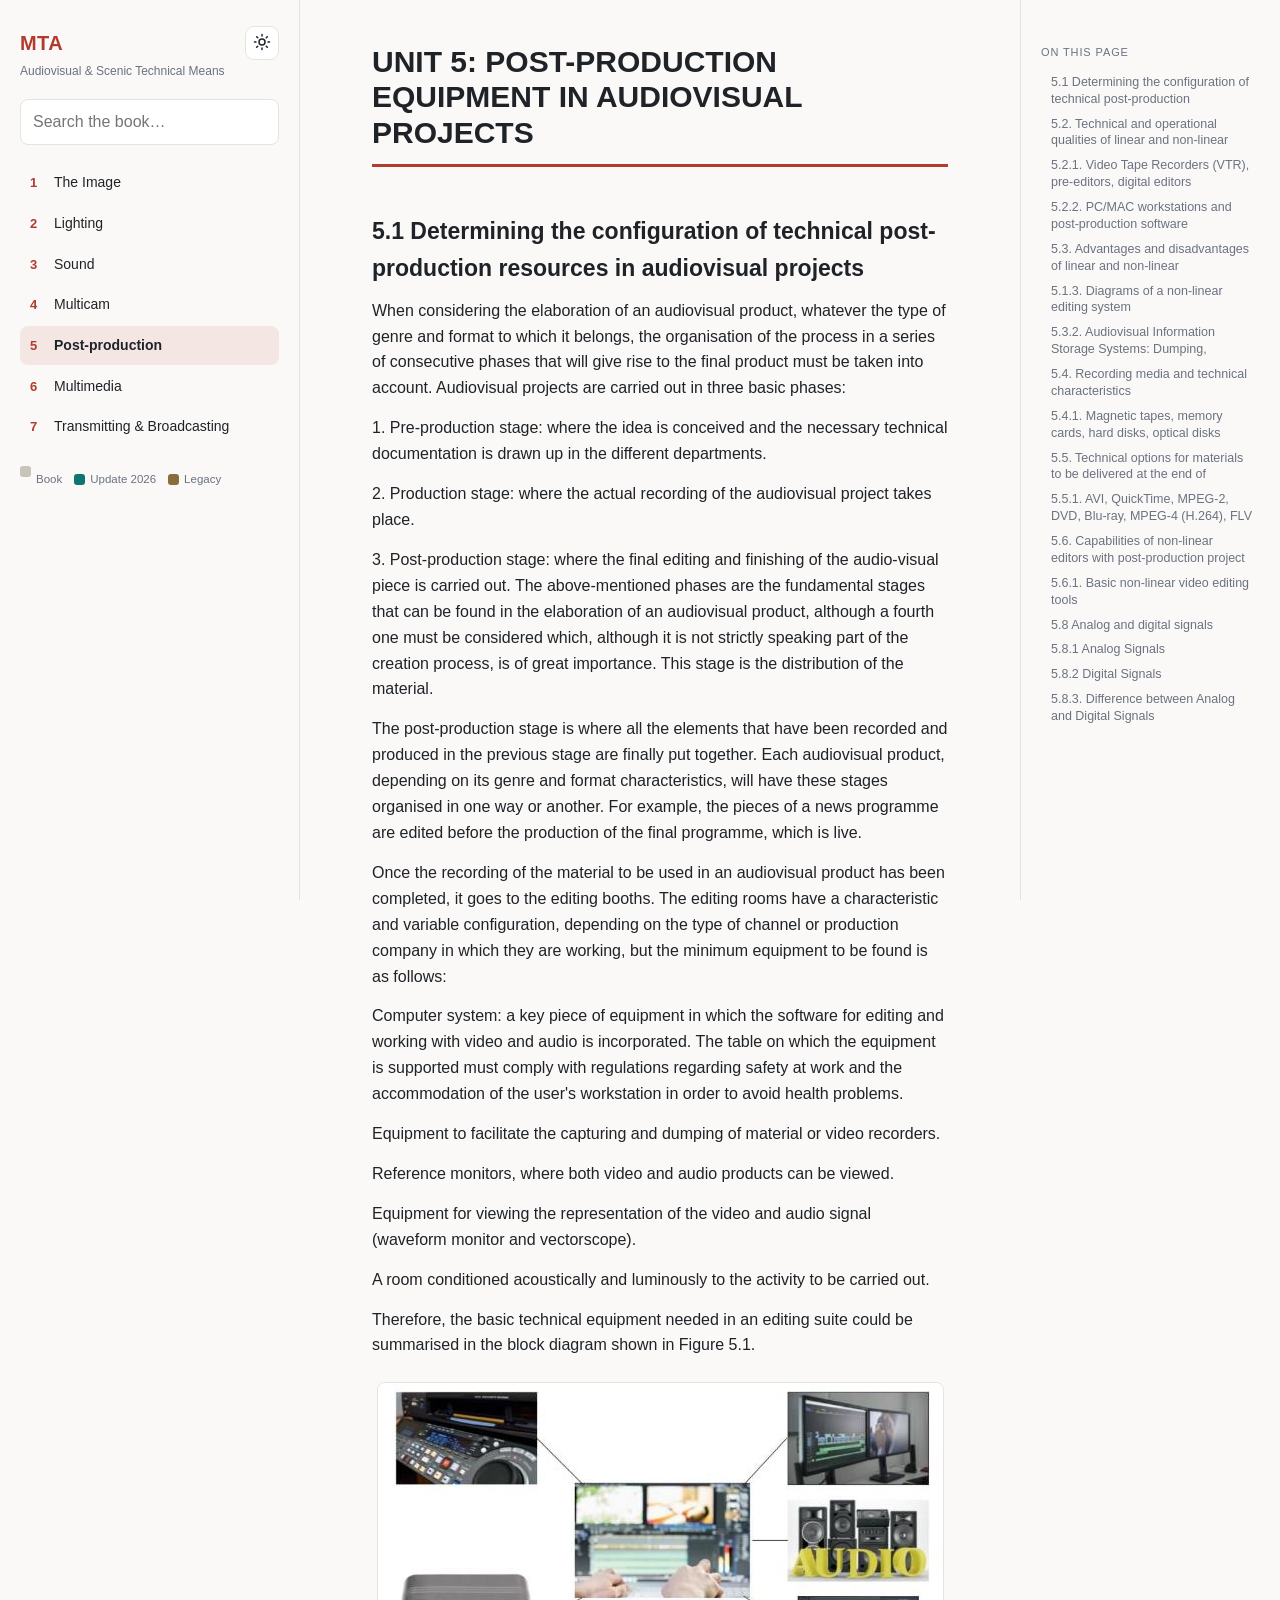
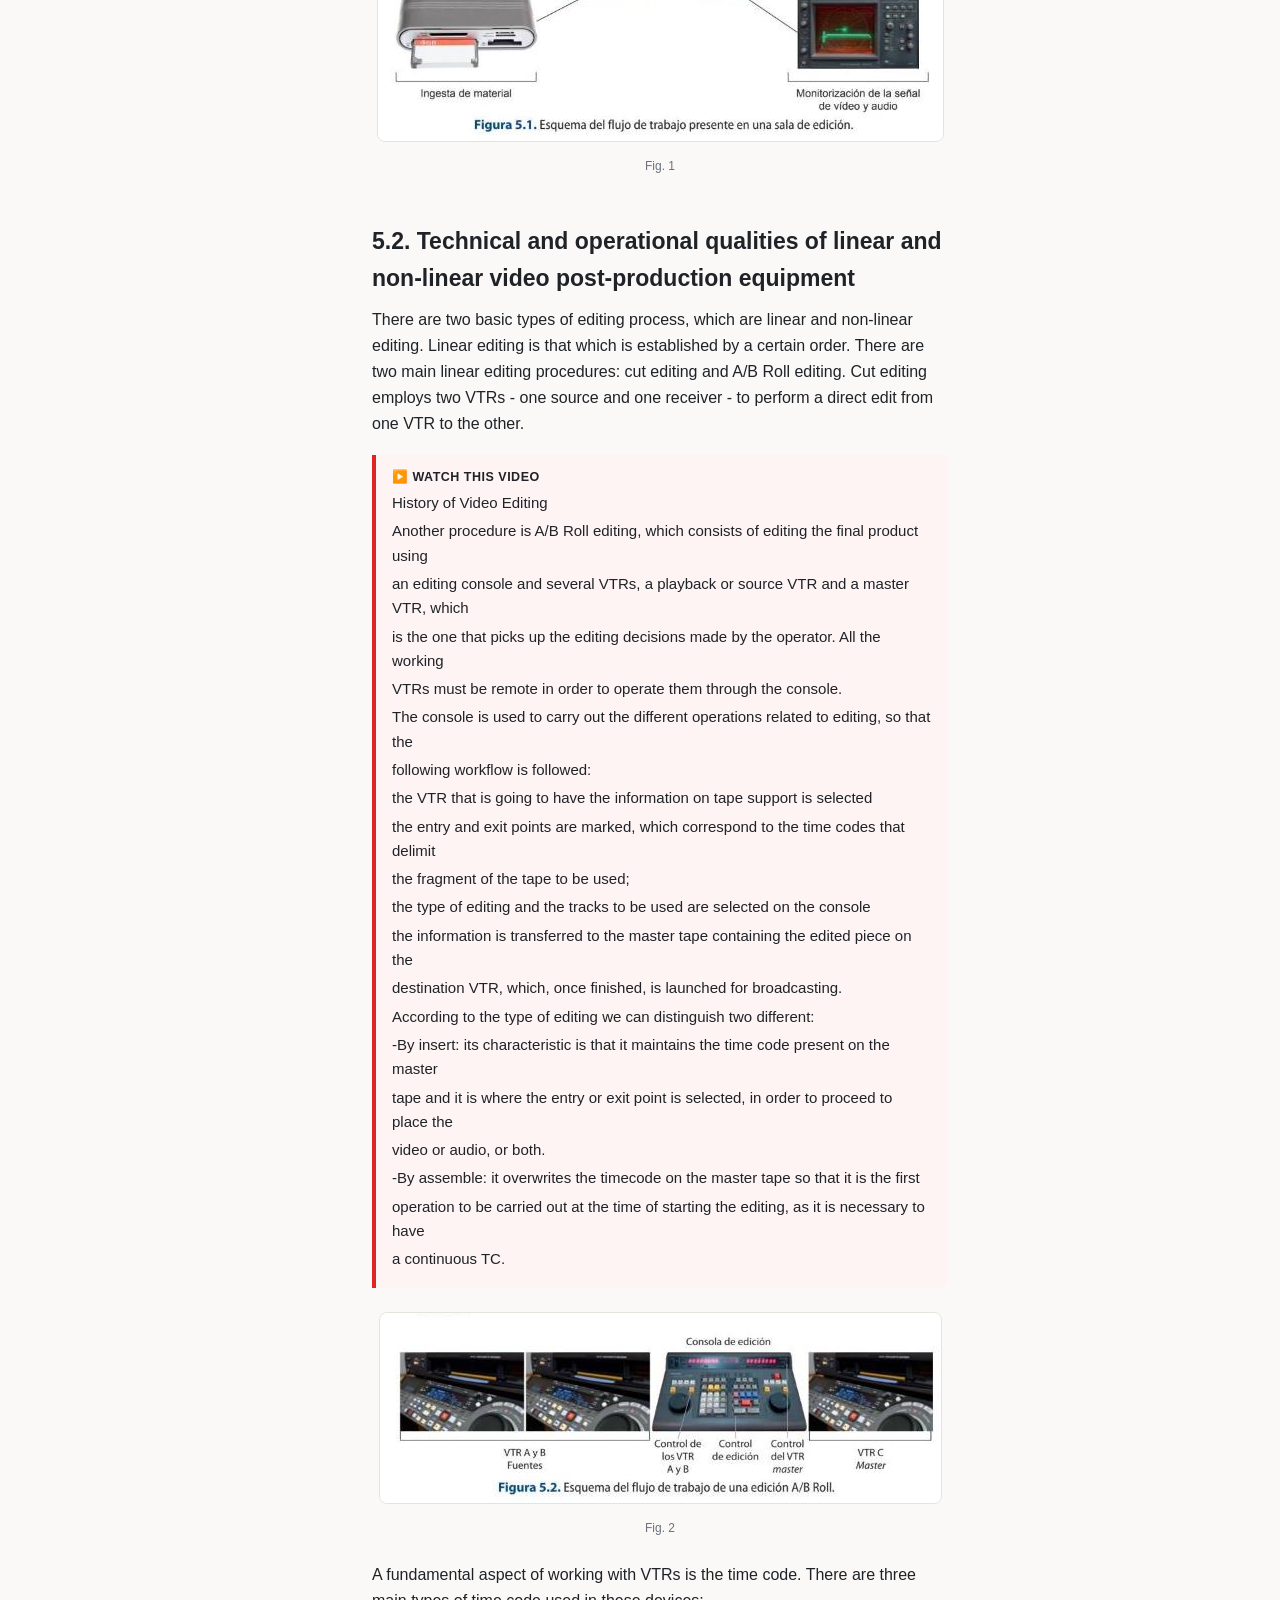
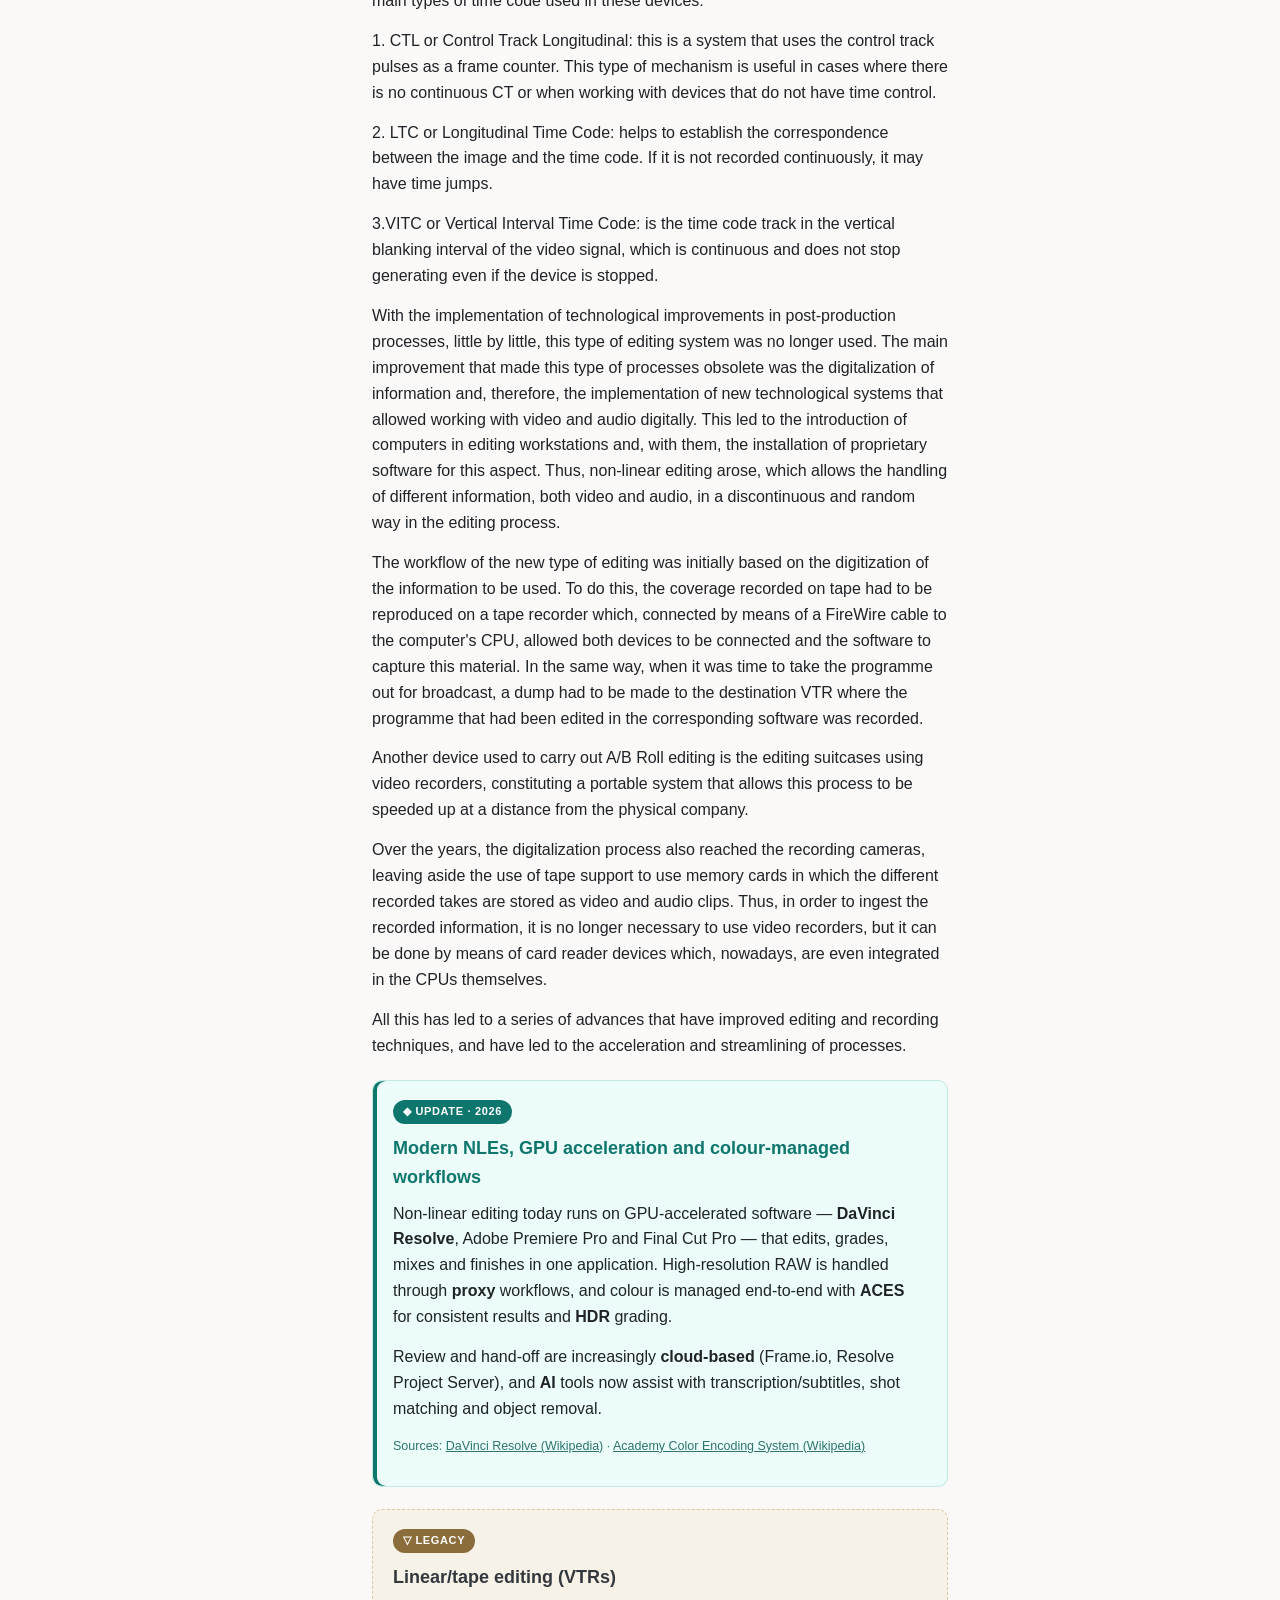
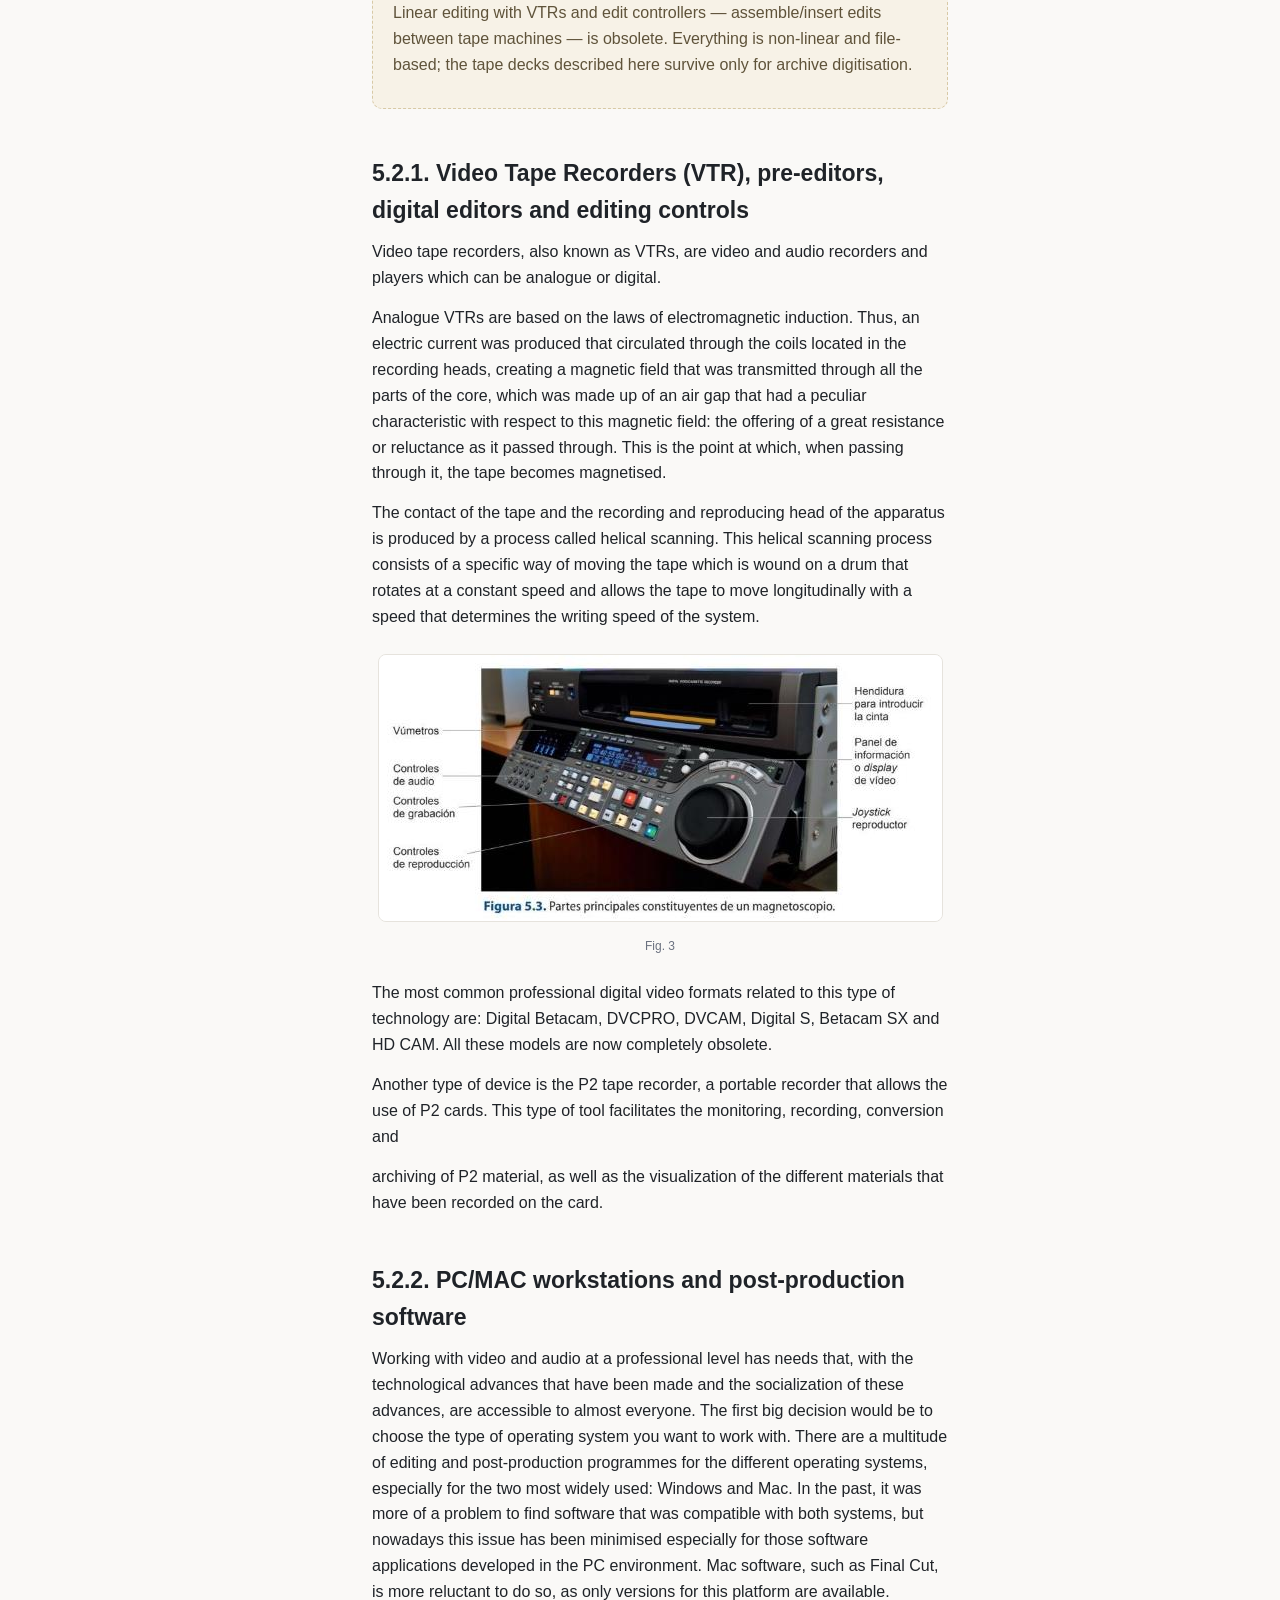
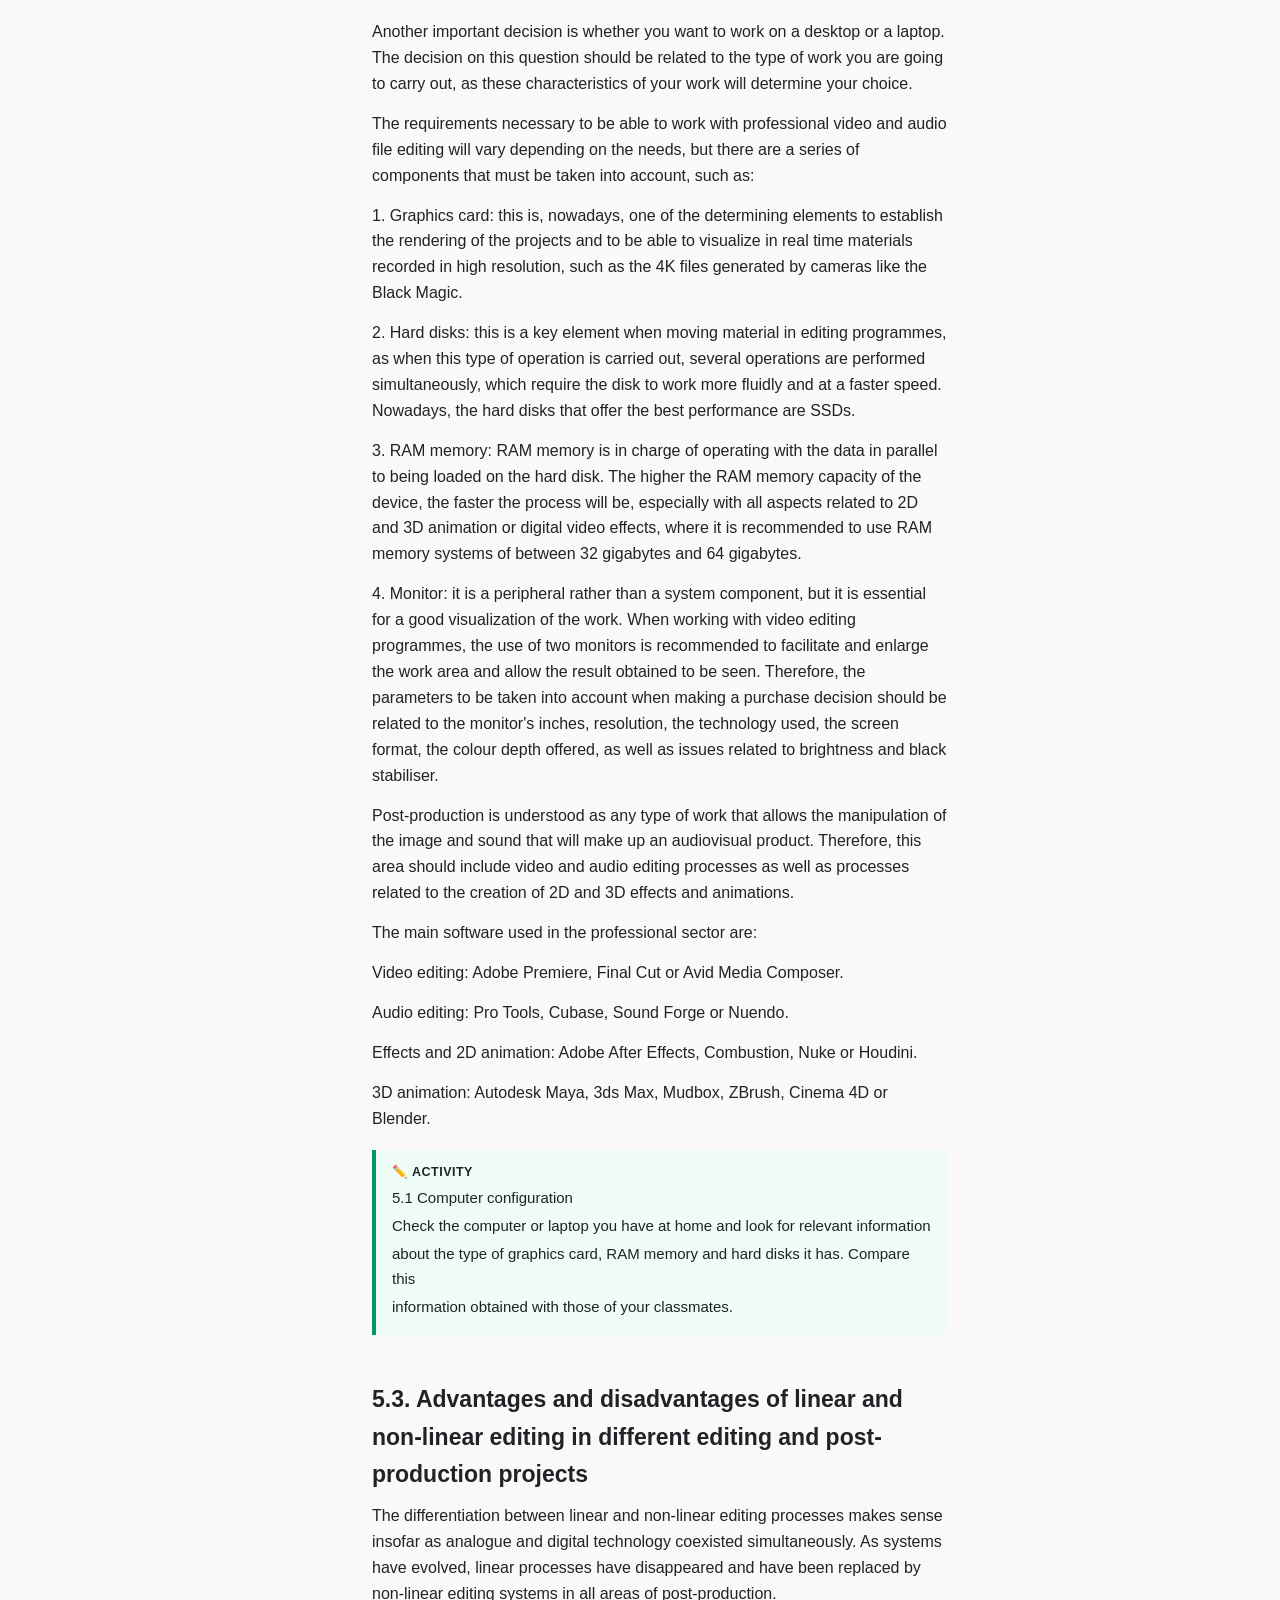
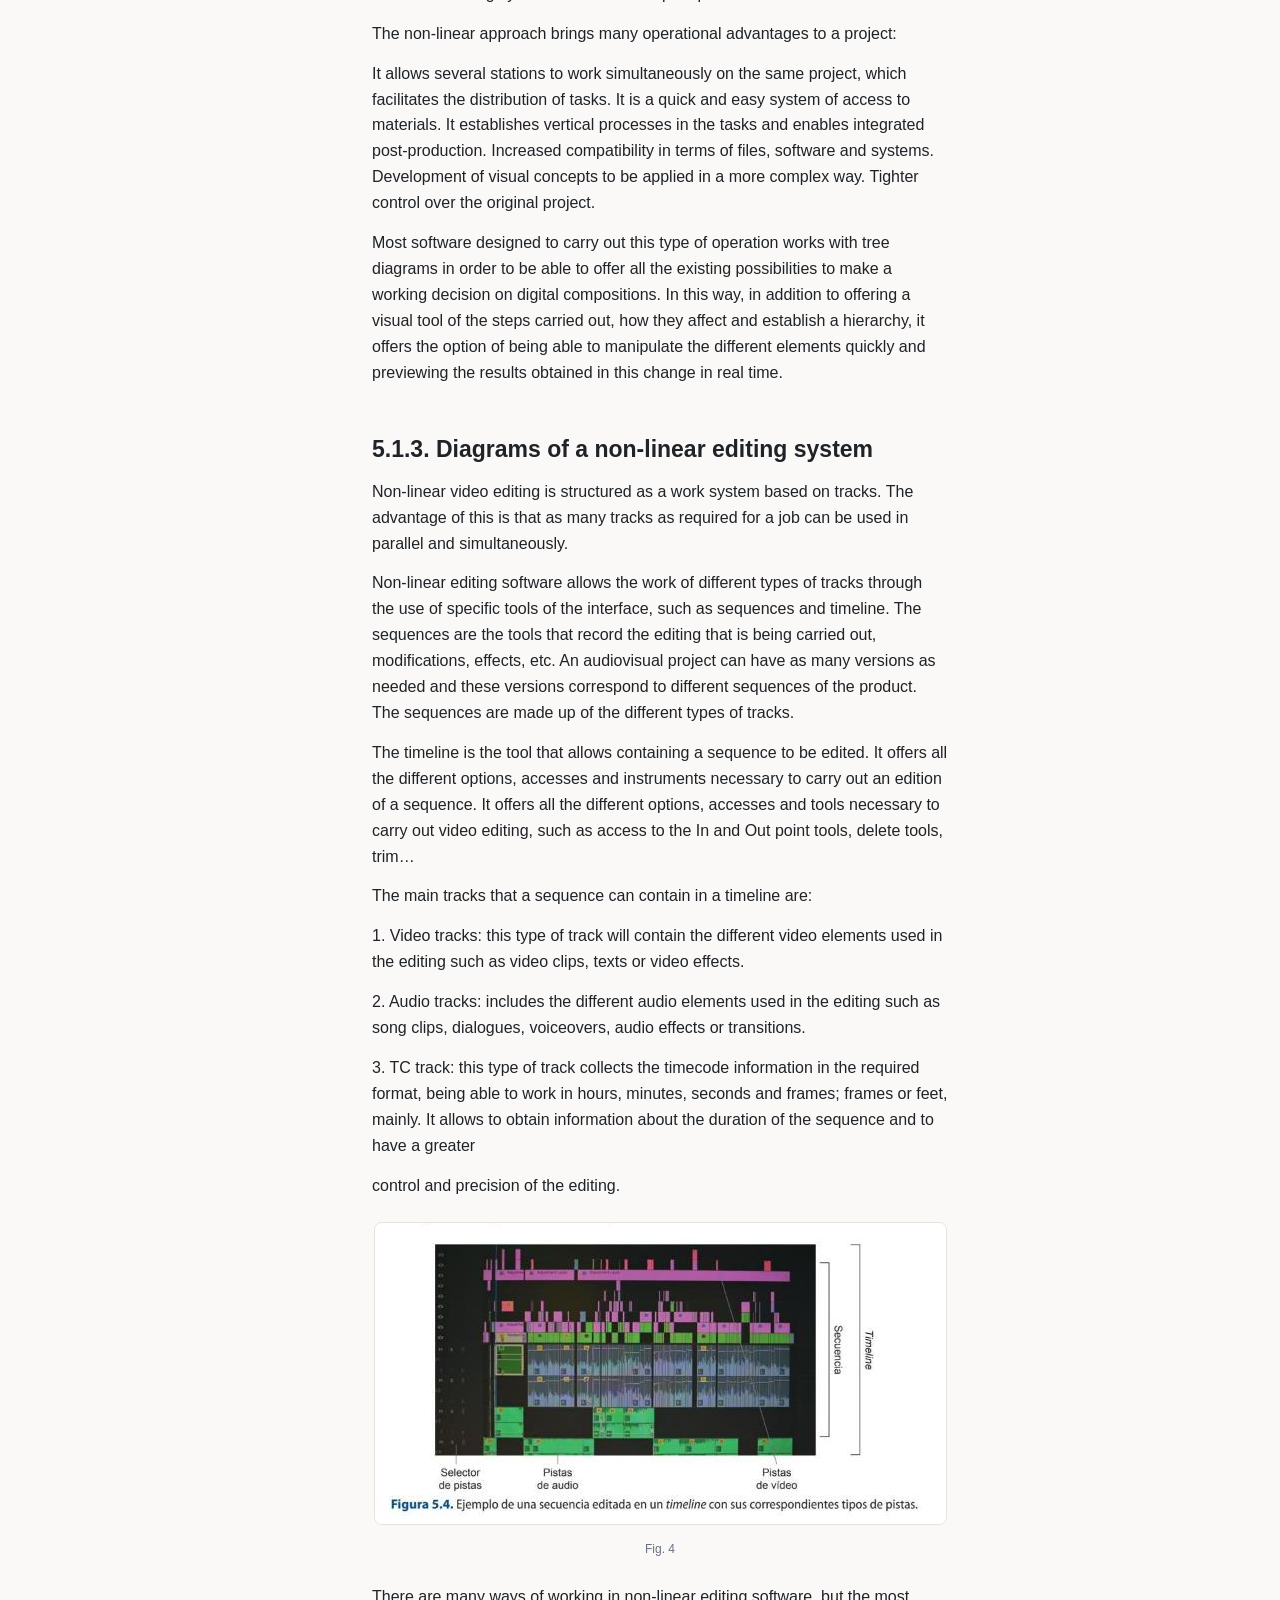
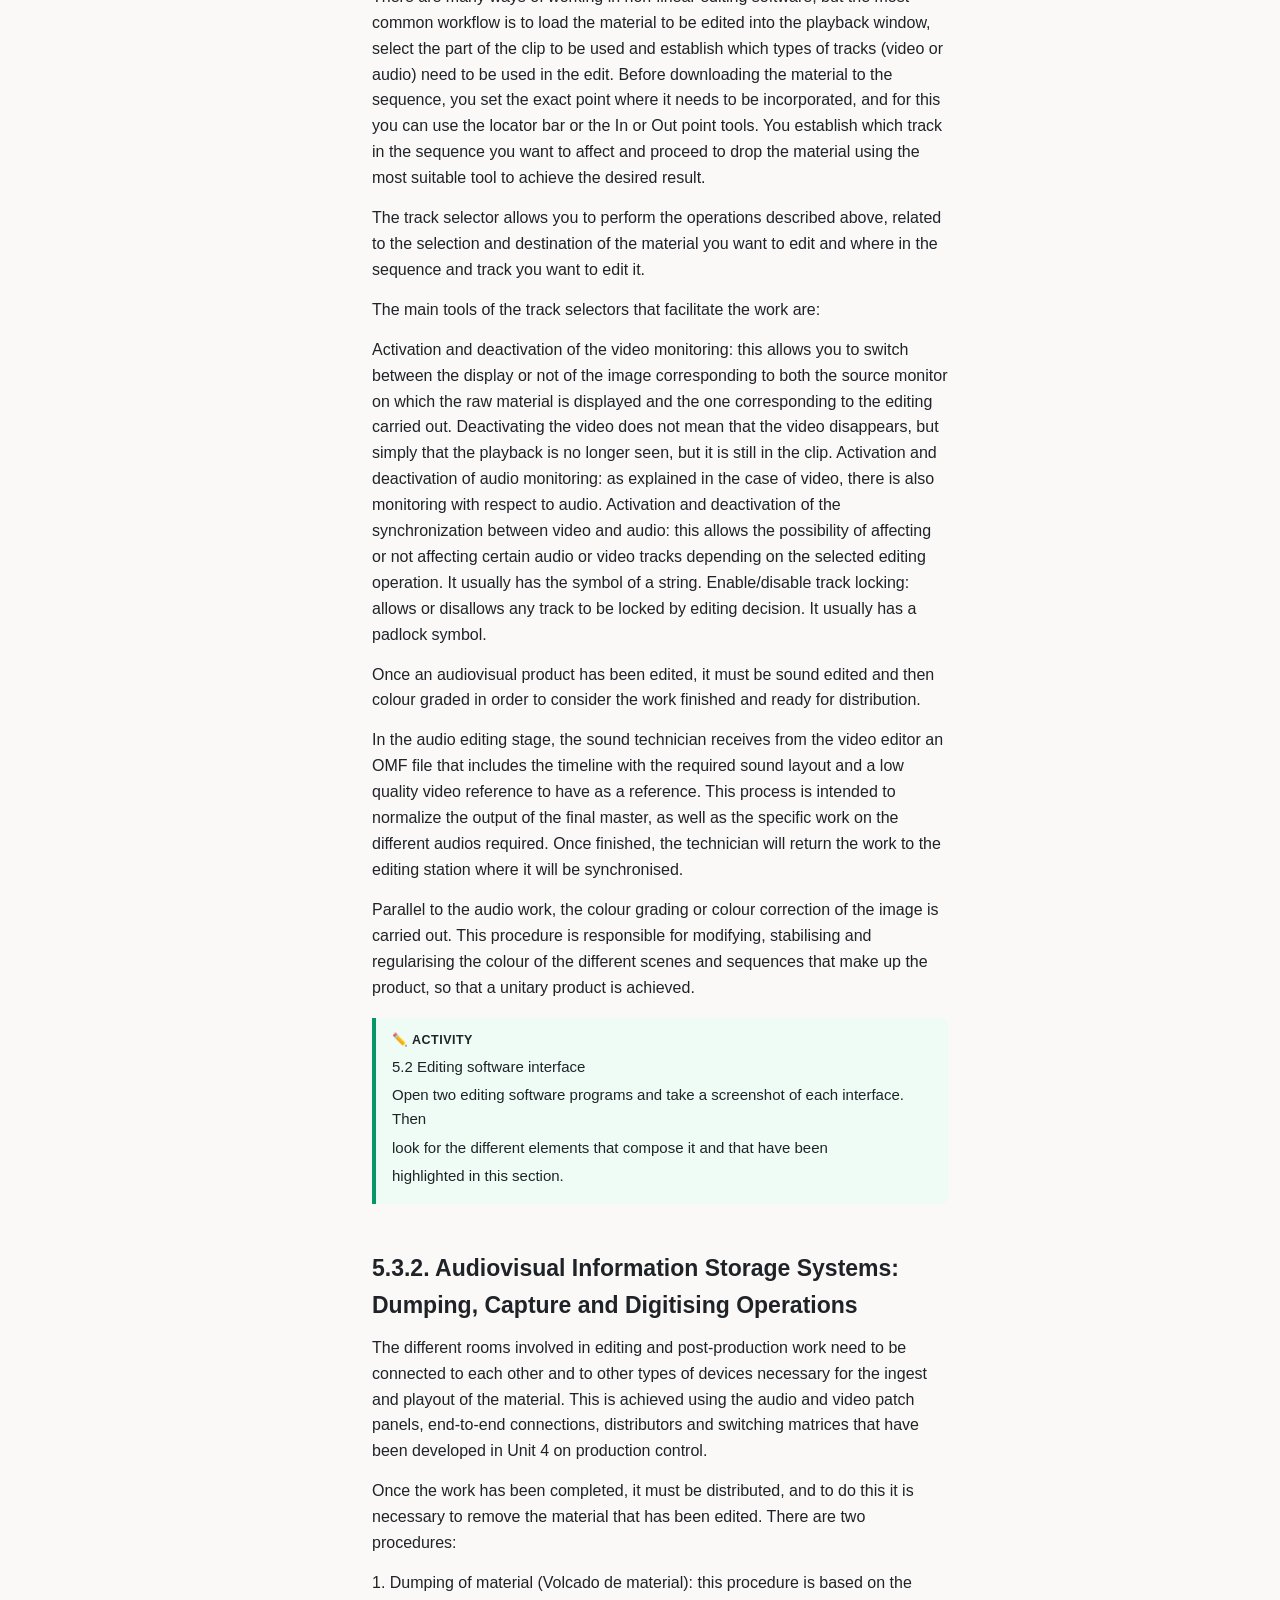
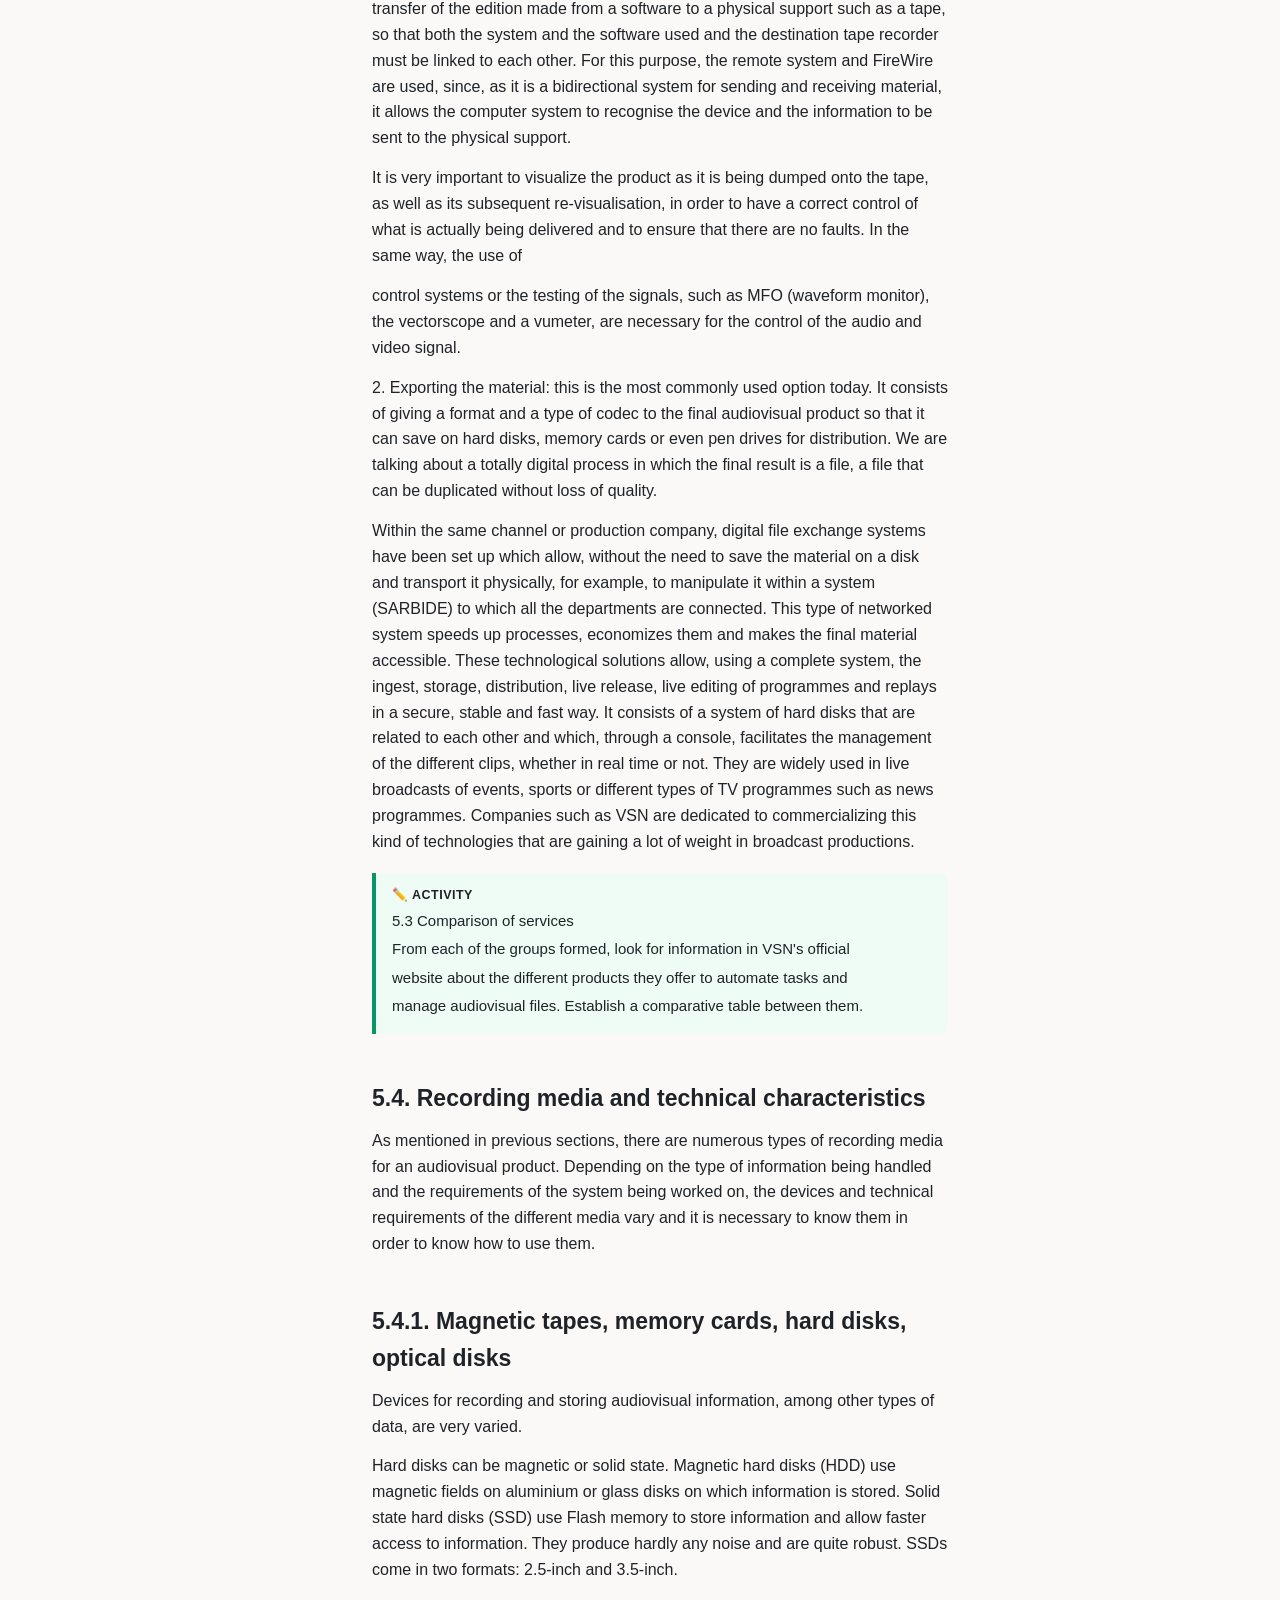
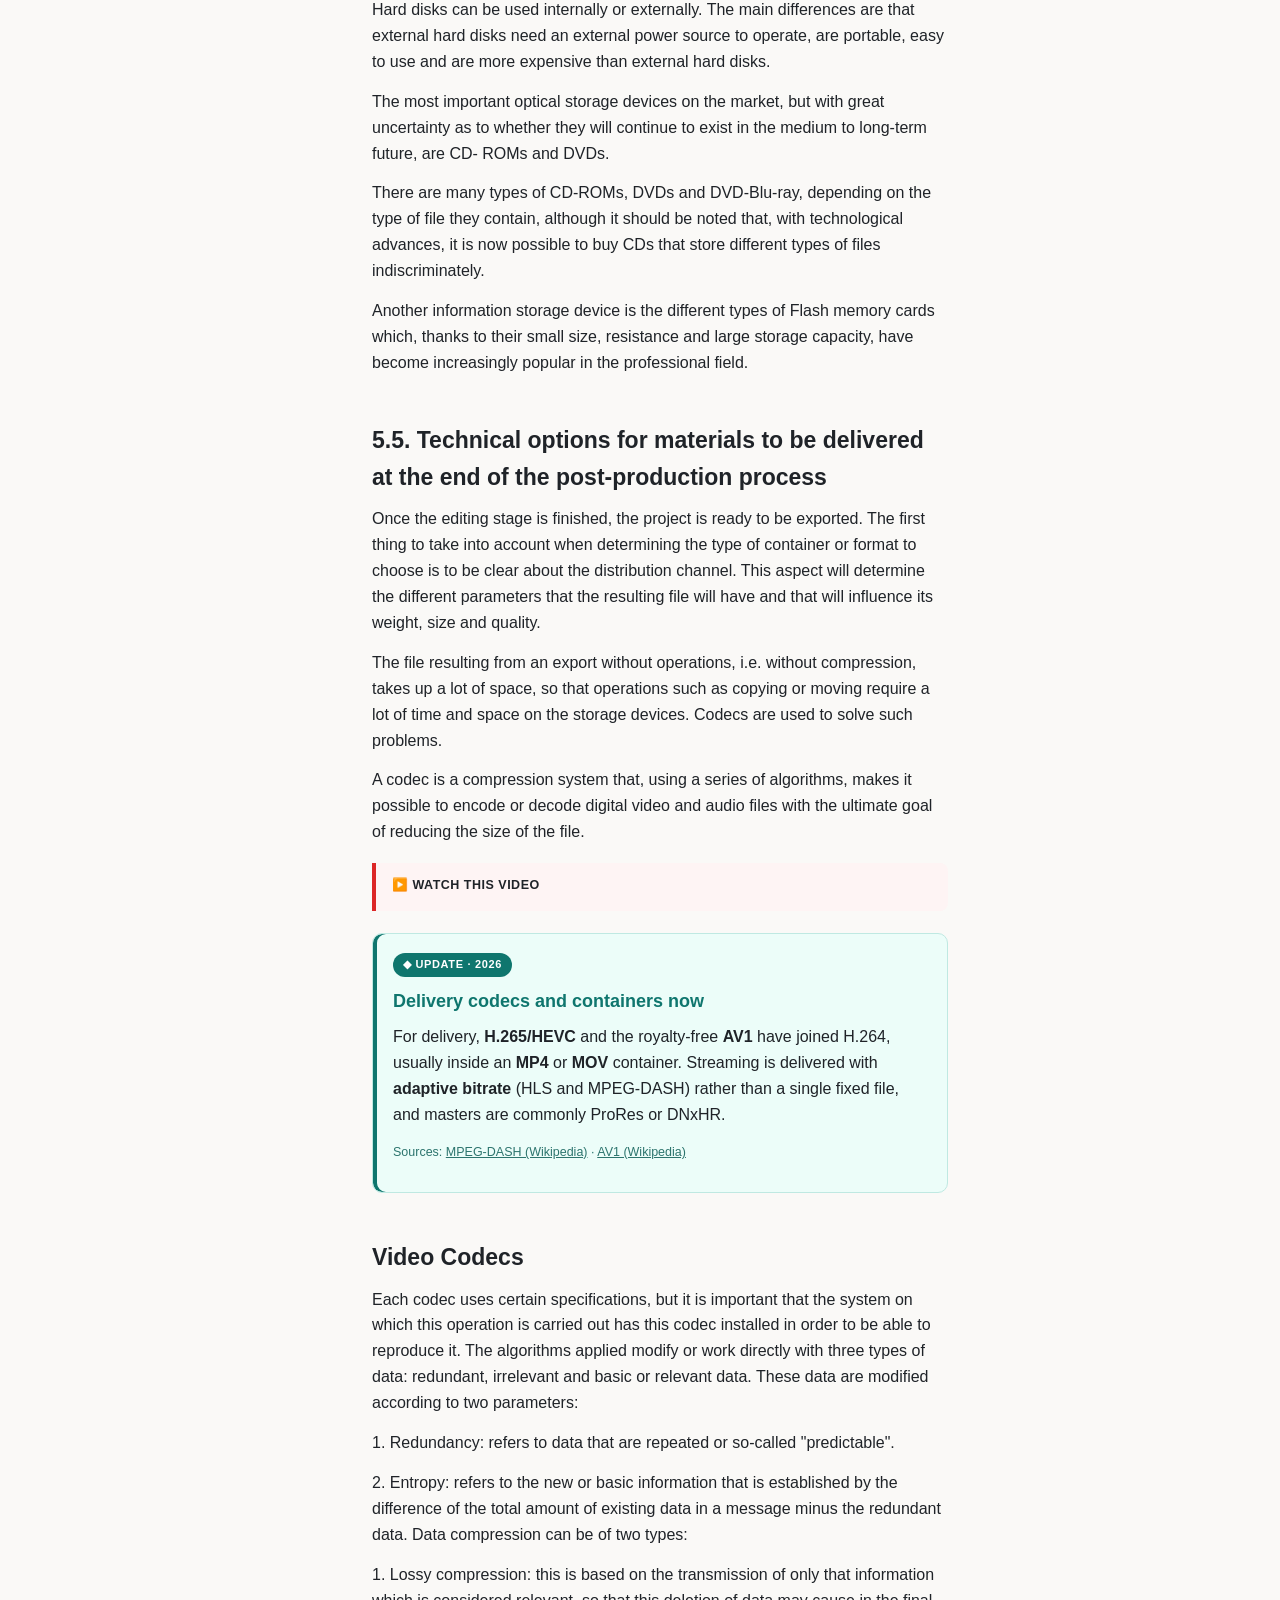
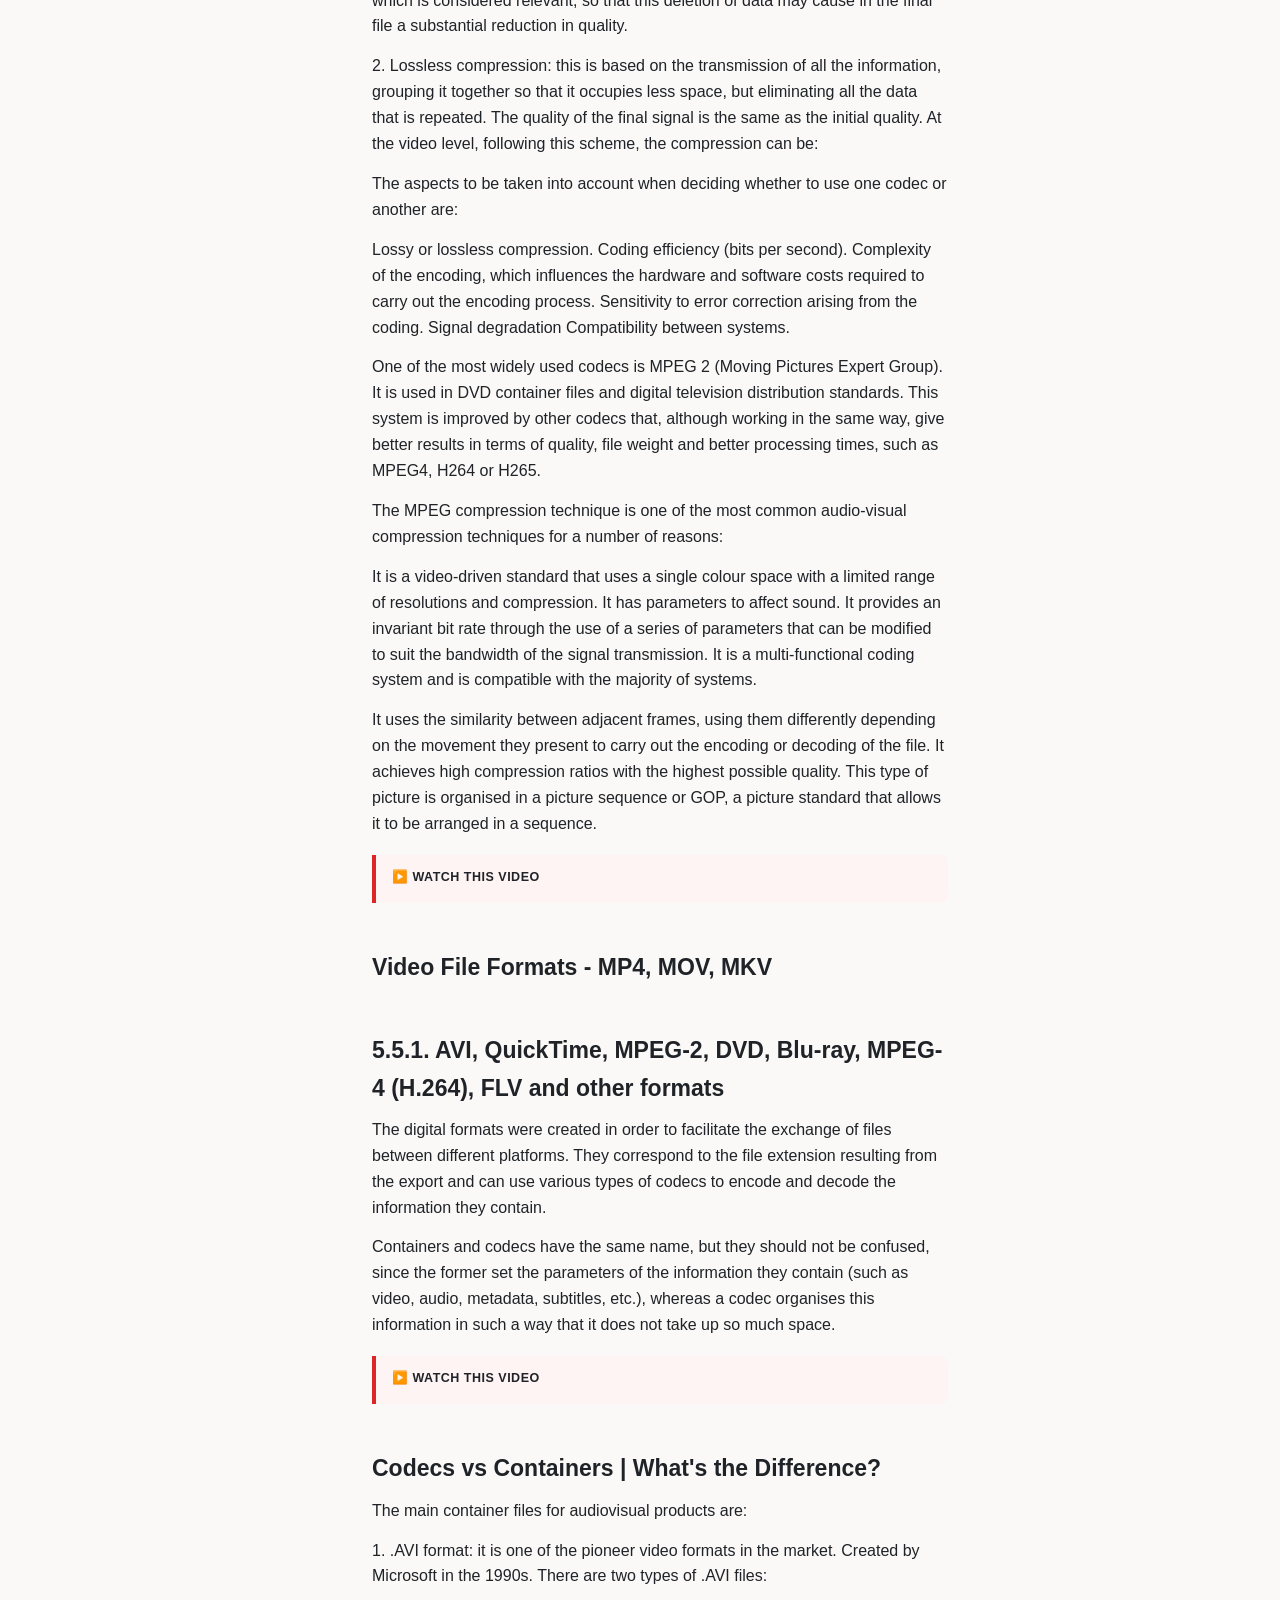
<file: docs/unit5.html>
<!doctype html><html lang="en"><head>
<meta charset="utf-8"><meta name="viewport" content="width=device-width,initial-scale=1">
<title>UNIT 5: POST-PRODUCTION EQUIPMENT IN AUDIOVISUAL PROJECTS — MTA</title>
<script>(function(){try{var t=localStorage.getItem('mta-theme');if(!t)t=matchMedia('(prefers-color-scheme: dark)').matches?'dark':'light';document.documentElement.setAttribute('data-theme',t);}catch(e){}})();</script>
<link rel="stylesheet" href="assets/style.css">
</head><body>
<div class="wrap has-onpage">
<aside class="side">
  <div class="side-head">
    <a class="brand" href="index.html">MTA</a>
    <button id="theme-toggle" class="theme-toggle" aria-label="Light / dark"><span id="theme-icon"></span></button>
  </div>
  <div class="book">Audiovisual &amp; Scenic Technical Means</div>
  <div class="search"><input id="q" type="search" placeholder="Search the book…" autocomplete="off"><div id="results"></div></div>
  <nav class="units"><a href="unit1.html"><b>1</b> The Image</a>
<a href="unit2.html"><b>2</b> Lighting</a>
<a href="unit3.html"><b>3</b> Sound</a>
<a href="unit4.html"><b>4</b> Multicam</a>
<a href="unit5.html" class="active"><b>5</b> Post-production</a>
<a href="unit6.html"><b>6</b> Multimedia</a>
<a href="unit7.html"><b>7</b> Transmitting &amp; Broadcasting</a></nav>
  <div class="legend">
    <span><i class="dot book"></i>Book</span>
    <span><i class="dot upd"></i>Update 2026</span>
    <span><i class="dot leg"></i>Legacy</span>
  </div>
  <button id="editToggle" class="edit-toggle">✎ Edit photos</button>
</aside>
<main><h1>UNIT 5: POST-PRODUCTION EQUIPMENT IN AUDIOVISUAL PROJECTS</h1>
<h2 id="5-1-determining-the-configuration-of-technical-p">5.1 Determining the configuration of technical post-production resources in audiovisual projects</h2>
<p>When considering the elaboration of an audiovisual product, whatever the type of genre and format to which it belongs, the organisation of the process in a series of consecutive phases that will give rise to the final product must be taken into account. Audiovisual projects are carried out in three basic phases:</p>
<p>1. Pre-production stage: where the idea is conceived and the necessary technical documentation is drawn up in the different departments.</p>
<p>2. Production stage: where the actual recording of the audiovisual project takes place.</p>
<p>3. Post-production stage: where the final editing and finishing of the audio-visual piece is carried out. The above-mentioned phases are the fundamental stages that can be found in the elaboration of an audiovisual product, although a fourth one must be considered which, although it is not strictly speaking part of the creation process, is of great importance. This stage is the distribution of the material.</p>
<p>The post-production stage is where all the elements that have been recorded and produced in the previous stage are finally put together. Each audiovisual product, depending on its genre and format characteristics, will have these stages organised in one way or another. For example, the pieces of a news programme are edited before the production of the final programme, which is live.</p>
<p>Once the recording of the material to be used in an audiovisual product has been completed, it goes to the editing booths. The editing rooms have a characteristic and variable configuration, depending on the type of channel or production company in which they are working, but the minimum equipment to be found is as follows:</p>
<p>Computer system: a key piece of equipment in which the software for editing and working with video and audio is incorporated. The table on which the equipment is supported must comply with regulations regarding safety at work and the accommodation of the user&#x27;s workstation in order to avoid health problems.</p>
<p>Equipment to facilitate the capturing and dumping of material or video recorders.</p>
<p>Reference monitors, where both video and audio products can be viewed.</p>
<p>Equipment for viewing the representation of the video and audio signal (waveform monitor and vectorscope).</p>
<p>A room conditioned acoustically and luminously to the activity to be carried out.</p>
<p>Therefore, the basic technical equipment needed in an editing suite could be summarised in the block diagram shown in Figure 5.1.</p>
<figure data-fig="1"><img loading="lazy" src="img/unit5/unit5_537b31d4b9.jpeg" alt=""><figcaption><span>Fig. 1</span><button class="swap" data-fig="1">swap image</button></figcaption></figure>
<h2 id="5-2-technical-and-operational-qualities-of-linea">5.2. Technical and operational qualities of linear and non-linear video post-production equipment</h2>
<p>There are two basic types of editing process, which are linear and non-linear editing. Linear editing is that which is established by a certain order. There are two main linear editing procedures: cut editing and A/B Roll editing. Cut editing employs two VTRs - one source and one receiver - to perform a direct edit from one VTR to the other.</p>
<div class="callout video"><div class="callout-h">▶️ Watch this video</div><p>History of Video Editing</p><p>Another procedure is A/B Roll editing, which consists of editing the final product using</p><p>an editing console and several VTRs, a playback or source VTR and a master VTR, which</p><p>is the one that picks up the editing decisions made by the operator. All the working</p><p>VTRs must be remote in order to operate them through the console.</p><p>The console is used to carry out the different operations related to editing, so that the</p><p>following workflow is followed:</p><p>the VTR that is going to have the information on tape support is selected</p><p>the entry and exit points are marked, which correspond to the time codes that delimit</p><p>the fragment of the tape to be used;</p><p>the type of editing and the tracks to be used are selected on the console</p><p>the information is transferred to the master tape containing the edited piece on the</p><p>destination VTR, which, once finished, is launched for broadcasting.</p><p>According to the type of editing we can distinguish two different:</p><p>-By insert: its characteristic is that it maintains the time code present on the master</p><p>tape and it is where the entry or exit point is selected, in order to proceed to place the</p><p>video or audio, or both.</p><p>-By assemble: it overwrites the timecode on the master tape so that it is the first</p><p>operation to be carried out at the time of starting the editing, as it is necessary to have</p><p>a continuous TC.</p></div>
<figure data-fig="2"><img loading="lazy" src="img/unit5/unit5_cfbd4d88f3.jpeg" alt=""><figcaption><span>Fig. 2</span><button class="swap" data-fig="2">swap image</button></figcaption></figure>
<p>A fundamental aspect of working with VTRs is the time code. There are three main types of time code used in these devices:</p>
<p>1. CTL or Control Track Longitudinal: this is a system that uses the control track pulses as a frame counter. This type of mechanism is useful in cases where there is no continuous CT or when working with devices that do not have time control.</p>
<p>2. LTC or Longitudinal Time Code: helps to establish the correspondence between the image and the time code. If it is not recorded continuously, it may have time jumps.</p>
<p>3.VITC or Vertical Interval Time Code: is the time code track in the vertical blanking interval of the video signal, which is continuous and does not stop generating even if the device is stopped.</p>
<p>With the implementation of technological improvements in post-production processes, little by little, this type of editing system was no longer used. The main improvement that made this type of processes obsolete was the digitalization of information and, therefore, the implementation of new technological systems that allowed working with video and audio digitally. This led to the introduction of computers in editing workstations and, with them, the installation of proprietary software for this aspect. Thus, non-linear editing arose, which allows the handling of different information, both video and audio, in a discontinuous and random way in the editing process.</p>
<p>The workflow of the new type of editing was initially based on the digitization of the information to be used. To do this, the coverage recorded on tape had to be reproduced on a tape recorder which, connected by means of a FireWire cable to the computer&#x27;s CPU, allowed both devices to be connected and the software to capture this material. In the same way, when it was time to take the programme out for broadcast, a dump had to be made to the destination VTR where the programme that had been edited in the corresponding software was recorded.</p>
<p>Another device used to carry out A/B Roll editing is the editing suitcases using video recorders, constituting a portable system that allows this process to be speeded up at a distance from the physical company.</p>
<p>Over the years, the digitalization process also reached the recording cameras, leaving aside the use of tape support to use memory cards in which the different recorded takes are stored as video and audio clips. Thus, in order to ingest the recorded information, it is no longer necessary to use video recorders, but it can be done by means of card reader devices which, nowadays, are even integrated in the CPUs themselves.</p>
<p>All this has led to a series of advances that have improved editing and recording techniques, and have led to the acceleration and streamlining of processes.</p>
<div class="block update">
<div class="block-tag">◆ Update · 2026</div>
<h3>Modern NLEs, GPU acceleration and colour-managed workflows</h3>
<p>Non-linear editing today runs on GPU-accelerated software &mdash; <b>DaVinci Resolve</b>, Adobe Premiere Pro and Final Cut Pro &mdash; that edits, grades, mixes and finishes in one application. High-resolution RAW is handled through <b>proxy</b> workflows, and colour is managed end-to-end with <b>ACES</b> for consistent results and <b>HDR</b> grading.</p>
<p>Review and hand-off are increasingly <b>cloud-based</b> (Frame.io, Resolve Project Server), and <b>AI</b> tools now assist with transcription/subtitles, shot matching and object removal.</p>
<p class="sources">Sources: <a href="https://en.wikipedia.org/wiki/DaVinci_Resolve" target="_blank" rel="noopener">DaVinci Resolve (Wikipedia)</a> · <a href="https://en.wikipedia.org/wiki/Academy_Color_Encoding_System" target="_blank" rel="noopener">Academy Color Encoding System (Wikipedia)</a></p>
</div>
<div class="block legacy">
<div class="block-tag">▽ Legacy</div>
<h3>Linear/tape editing (VTRs)</h3>
<p>Linear editing with VTRs and edit controllers &mdash; assemble/insert edits between tape machines &mdash; is obsolete. Everything is non-linear and file-based; the tape decks described here survive only for archive digitisation.</p>
</div>
<h2 id="5-2-1-video-tape-recorders-vtr-pre-editors-digit">5.2.1. Video Tape Recorders (VTR), pre-editors, digital editors and editing controls</h2>
<p>Video tape recorders, also known as VTRs, are video and audio recorders and players which can be analogue or digital.</p>
<p>Analogue VTRs are based on the laws of electromagnetic induction. Thus, an electric current was produced that circulated through the coils located in the recording heads, creating a magnetic field that was transmitted through all the parts of the core, which was made up of an air gap that had a peculiar characteristic with respect to this magnetic field: the offering of a great resistance or reluctance as it passed through. This is the point at which, when passing through it, the tape becomes magnetised.</p>
<p>The contact of the tape and the recording and reproducing head of the apparatus is produced by a process called helical scanning. This helical scanning process consists of a specific way of moving the tape which is wound on a drum that rotates at a constant speed and allows the tape to move longitudinally with a speed that determines the writing speed of the system.</p>
<figure data-fig="3"><img loading="lazy" src="img/unit5/unit5_3308b25271.jpeg" alt=""><figcaption><span>Fig. 3</span><button class="swap" data-fig="3">swap image</button></figcaption></figure>
<p>The most common professional digital video formats related to this type of technology are: Digital Betacam, DVCPRO, DVCAM, Digital S, Betacam SX and HD CAM. All these models are now completely obsolete.</p>
<p>Another type of device is the P2 tape recorder, a portable recorder that allows the use of P2 cards. This type of tool facilitates the monitoring, recording, conversion and</p>
<p>archiving of P2 material, as well as the visualization of the different materials that have been recorded on the card.</p>
<h2 id="5-2-2-pc-mac-workstations-and-post-production-so">5.2.2. PC/MAC workstations and post-production software</h2>
<p>Working with video and audio at a professional level has needs that, with the technological advances that have been made and the socialization of these advances, are accessible to almost everyone. The first big decision would be to choose the type of operating system you want to work with. There are a multitude of editing and post-production programmes for the different operating systems, especially for the two most widely used: Windows and Mac. In the past, it was more of a problem to find software that was compatible with both systems, but nowadays this issue has been minimised especially for those software applications developed in the PC environment. Mac software, such as Final Cut, is more reluctant to do so, as only versions for this platform are available.</p>
<p>Another important decision is whether you want to work on a desktop or a laptop. The decision on this question should be related to the type of work you are going to carry out, as these characteristics of your work will determine your choice.</p>
<p>The requirements necessary to be able to work with professional video and audio file editing will vary depending on the needs, but there are a series of components that must be taken into account, such as:</p>
<p>1. Graphics card: this is, nowadays, one of the determining elements to establish the rendering of the projects and to be able to visualize in real time materials recorded in high resolution, such as the 4K files generated by cameras like the Black Magic.</p>
<p>2. Hard disks: this is a key element when moving material in editing programmes, as when this type of operation is carried out, several operations are performed simultaneously, which require the disk to work more fluidly and at a faster speed. Nowadays, the hard disks that offer the best performance are SSDs.</p>
<p>3. RAM memory: RAM memory is in charge of operating with the data in parallel to being loaded on the hard disk. The higher the RAM memory capacity of the device, the faster the process will be, especially with all aspects related to 2D and 3D animation or digital video effects, where it is recommended to use RAM memory systems of between 32 gigabytes and 64 gigabytes.</p>
<p>4. Monitor: it is a peripheral rather than a system component, but it is essential for a good visualization of the work. When working with video editing programmes, the use of two monitors is recommended to facilitate and enlarge the work area and allow the result obtained to be seen. Therefore, the parameters to be taken into account when making a purchase decision should be related to the monitor&#x27;s inches, resolution, the technology used, the screen format, the colour depth offered, as well as issues related to brightness and black stabiliser.</p>
<p>Post-production is understood as any type of work that allows the manipulation of the image and sound that will make up an audiovisual product. Therefore, this area should include video and audio editing processes as well as processes related to the creation of 2D and 3D effects and animations.</p>
<p>The main software used in the professional sector are:</p>
<p>Video editing: Adobe Premiere, Final Cut or Avid Media Composer.</p>
<p>Audio editing: Pro Tools, Cubase, Sound Forge or Nuendo.</p>
<p>Effects and 2D animation: Adobe After Effects, Combustion, Nuke or Houdini.</p>
<p>3D animation: Autodesk Maya, 3ds Max, Mudbox, ZBrush, Cinema 4D or Blender.</p>
<div class="callout activity"><div class="callout-h">✏️ Activity</div><p>5.1 Computer configuration</p><p>Check the computer or laptop you have at home and look for relevant information</p><p>about the type of graphics card, RAM memory and hard disks it has. Compare this</p><p>information obtained with those of your classmates.</p></div>
<h2 id="5-3-advantages-and-disadvantages-of-linear-and-n">5.3. Advantages and disadvantages of linear and non-linear editing in different editing and post-production projects</h2>
<p>The differentiation between linear and non-linear editing processes makes sense insofar as analogue and digital technology coexisted simultaneously. As systems have evolved, linear processes have disappeared and have been replaced by non-linear editing systems in all areas of post-production.</p>
<p>The non-linear approach brings many operational advantages to a project:</p>
<p>It allows several stations to work simultaneously on the same project, which facilitates the distribution of tasks. It is a quick and easy system of access to materials. It establishes vertical processes in the tasks and enables integrated post-production. Increased compatibility in terms of files, software and systems. Development of visual concepts to be applied in a more complex way. Tighter control over the original project.</p>
<p>Most software designed to carry out this type of operation works with tree diagrams in order to be able to offer all the existing possibilities to make a working decision on digital compositions. In this way, in addition to offering a visual tool of the steps carried out, how they affect and establish a hierarchy, it offers the option of being able to manipulate the different elements quickly and previewing the results obtained in this change in real time.</p>
<h2 id="5-1-3-diagrams-of-a-non-linear-editing-system">5.1.3. Diagrams of a non-linear editing system</h2>
<p>Non-linear video editing is structured as a work system based on tracks. The advantage of this is that as many tracks as required for a job can be used in parallel and simultaneously.</p>
<p>Non-linear editing software allows the work of different types of tracks through the use of specific tools of the interface, such as sequences and timeline. The sequences are the tools that record the editing that is being carried out, modifications, effects, etc. An audiovisual project can have as many versions as needed and these versions correspond to different sequences of the product. The sequences are made up of the different types of tracks.</p>
<p>The timeline is the tool that allows containing a sequence to be edited. It offers all the different options, accesses and instruments necessary to carry out an edition of a sequence. It offers all the different options, accesses and tools necessary to carry out video editing, such as access to the In and Out point tools, delete tools, trim…</p>
<p>The main tracks that a sequence can contain in a timeline are:</p>
<p>1. Video tracks: this type of track will contain the different video elements used in the editing such as video clips, texts or video effects.</p>
<p>2. Audio tracks: includes the different audio elements used in the editing such as song clips, dialogues, voiceovers, audio effects or transitions.</p>
<p>3. TC track: this type of track collects the timecode information in the required format, being able to work in hours, minutes, seconds and frames; frames or feet, mainly. It allows to obtain information about the duration of the sequence and to have a greater</p>
<p>control and precision of the editing.</p>
<figure data-fig="4"><img loading="lazy" src="img/unit5/unit5_d75a7f8d2e.jpeg" alt=""><figcaption><span>Fig. 4</span><button class="swap" data-fig="4">swap image</button></figcaption></figure>
<p>There are many ways of working in non-linear editing software, but the most common workflow is to load the material to be edited into the playback window, select the part of the clip to be used and establish which types of tracks (video or audio) need to be used in the edit. Before downloading the material to the sequence, you set the exact point where it needs to be incorporated, and for this you can use the locator bar or the In or Out point tools. You establish which track in the sequence you want to affect and proceed to drop the material using the most suitable tool to achieve the desired result.</p>
<p>The track selector allows you to perform the operations described above, related to the selection and destination of the material you want to edit and where in the sequence and track you want to edit it.</p>
<p>The main tools of the track selectors that facilitate the work are:</p>
<p>Activation and deactivation of the video monitoring: this allows you to switch between the display or not of the image corresponding to both the source monitor on which the raw material is displayed and the one corresponding to the editing carried out. Deactivating the video does not mean that the video disappears, but simply that the playback is no longer seen, but it is still in the clip. Activation and deactivation of audio monitoring: as explained in the case of video, there is also monitoring with respect to audio. Activation and deactivation of the synchronization between video and audio: this allows the possibility of affecting or not affecting certain audio or video tracks depending on the selected editing operation. It usually has the symbol of a string. Enable/disable track locking: allows or disallows any track to be locked by editing decision. It usually has a padlock symbol.</p>
<p>Once an audiovisual product has been edited, it must be sound edited and then colour graded in order to consider the work finished and ready for distribution.</p>
<p>In the audio editing stage, the sound technician receives from the video editor an OMF file that includes the timeline with the required sound layout and a low quality video reference to have as a reference. This process is intended to normalize the output of the final master, as well as the specific work on the different audios required. Once finished, the technician will return the work to the editing station where it will be synchronised.</p>
<p>Parallel to the audio work, the colour grading or colour correction of the image is carried out. This procedure is responsible for modifying, stabilising and regularising the colour of the different scenes and sequences that make up the product, so that a unitary product is achieved.</p>
<div class="callout activity"><div class="callout-h">✏️ Activity</div><p>5.2 Editing software interface</p><p>Open two editing software programs and take a screenshot of each interface. Then</p><p>look for the different elements that compose it and that have been</p><p>highlighted in this section.</p></div>
<h2 id="5-3-2-audiovisual-information-storage-systems-du">5.3.2. Audiovisual Information Storage Systems: Dumping, Capture and Digitising Operations</h2>
<p>The different rooms involved in editing and post-production work need to be connected to each other and to other types of devices necessary for the ingest and playout of the material. This is achieved using the audio and video patch panels, end-to-end connections, distributors and switching matrices that have been developed in Unit 4 on production control.</p>
<p>Once the work has been completed, it must be distributed, and to do this it is necessary to remove the material that has been edited. There are two procedures:</p>
<p>1. Dumping of material (Volcado de material): this procedure is based on the transfer of the edition made from a software to a physical support such as a tape, so that both the system and the software used and the destination tape recorder must be linked to each other. For this purpose, the remote system and FireWire are used, since, as it is a bidirectional system for sending and receiving material, it allows the computer system to recognise the device and the information to be sent to the physical support.</p>
<p>It is very important to visualize the product as it is being dumped onto the tape, as well as its subsequent re-visualisation, in order to have a correct control of what is actually being delivered and to ensure that there are no faults. In the same way, the use of</p>
<p>control systems or the testing of the signals, such as MFO (waveform monitor), the vectorscope and a vumeter, are necessary for the control of the audio and video signal.</p>
<p>2. Exporting the material: this is the most commonly used option today. It consists of giving a format and a type of codec to the final audiovisual product so that it can save on hard disks, memory cards or even pen drives for distribution. We are talking about a totally digital process in which the final result is a file, a file that can be duplicated without loss of quality.</p>
<p>Within the same channel or production company, digital file exchange systems have been set up which allow, without the need to save the material on a disk and transport it physically, for example, to manipulate it within a system (SARBIDE) to which all the departments are connected. This type of networked system speeds up processes, economizes them and makes the final material accessible. These technological solutions allow, using a complete system, the ingest, storage, distribution, live release, live editing of programmes and replays in a secure, stable and fast way. It consists of a system of hard disks that are related to each other and which, through a console, facilitates the management of the different clips, whether in real time or not. They are widely used in live broadcasts of events, sports or different types of TV programmes such as news programmes. Companies such as VSN are dedicated to commercializing this kind of technologies that are gaining a lot of weight in broadcast productions.</p>
<div class="callout activity"><div class="callout-h">✏️ Activity</div><p>5.3 Comparison of services</p><p>From each of the groups formed, look for information in VSN&#x27;s official</p><p>website about the different products they offer to automate tasks and</p><p>manage audiovisual files. Establish a comparative table between them.</p></div>
<h2 id="5-4-recording-media-and-technical-characteristic">5.4. Recording media and technical characteristics</h2>
<p>As mentioned in previous sections, there are numerous types of recording media for an audiovisual product. Depending on the type of information being handled and the requirements of the system being worked on, the devices and technical requirements of the different media vary and it is necessary to know them in order to know how to use them.</p>
<h2 id="5-4-1-magnetic-tapes-memory-cards-hard-disks-opt">5.4.1. Magnetic tapes, memory cards, hard disks, optical disks</h2>
<p>Devices for recording and storing audiovisual information, among other types of data, are very varied.</p>
<p>Hard disks can be magnetic or solid state. Magnetic hard disks (HDD) use magnetic fields on aluminium or glass disks on which information is stored. Solid state hard disks (SSD) use Flash memory to store information and allow faster access to information. They produce hardly any noise and are quite robust. SSDs come in two formats: 2.5-inch and 3.5-inch.</p>
<p>Hard disks can be used internally or externally. The main differences are that external hard disks need an external power source to operate, are portable, easy to use and are more expensive than external hard disks.</p>
<p>The most important optical storage devices on the market, but with great uncertainty as to whether they will continue to exist in the medium to long-term future, are CD- ROMs and DVDs.</p>
<p>There are many types of CD-ROMs, DVDs and DVD-Blu-ray, depending on the type of file they contain, although it should be noted that, with technological advances, it is now possible to buy CDs that store different types of files indiscriminately.</p>
<p>Another information storage device is the different types of Flash memory cards which, thanks to their small size, resistance and large storage capacity, have become increasingly popular in the professional field.</p>
<h2 id="5-5-technical-options-for-materials-to-be-delive">5.5. Technical options for materials to be delivered at the end of the post-production process</h2>
<p>Once the editing stage is finished, the project is ready to be exported. The first thing to take into account when determining the type of container or format to choose is to be clear about the distribution channel. This aspect will determine the different parameters that the resulting file will have and that will influence its weight, size and quality.</p>
<p>The file resulting from an export without operations, i.e. without compression, takes up a lot of space, so that operations such as copying or moving require a lot of time and space on the storage devices. Codecs are used to solve such problems.</p>
<p>A codec is a compression system that, using a series of algorithms, makes it possible to encode or decode digital video and audio files with the ultimate goal of reducing the size of the file.</p>
<div class="callout video"><div class="callout-h">▶️ Watch this video</div></div>
<div class="block update">
<div class="block-tag">◆ Update · 2026</div>
<h3>Delivery codecs and containers now</h3>
<p>For delivery, <b>H.265/HEVC</b> and the royalty-free <b>AV1</b> have joined H.264, usually inside an <b>MP4</b> or <b>MOV</b> container. Streaming is delivered with <b>adaptive bitrate</b> (HLS and MPEG-DASH) rather than a single fixed file, and masters are commonly ProRes or DNxHR.</p>
<p class="sources">Sources: <a href="https://en.wikipedia.org/wiki/Dynamic_Adaptive_Streaming_over_HTTP" target="_blank" rel="noopener">MPEG-DASH (Wikipedia)</a> · <a href="https://en.wikipedia.org/wiki/AV1" target="_blank" rel="noopener">AV1 (Wikipedia)</a></p>
</div>
<h2 id="video-codecs">Video Codecs</h2>
<p>Each codec uses certain specifications, but it is important that the system on which this operation is carried out has this codec installed in order to be able to reproduce it. The algorithms applied modify or work directly with three types of data: redundant, irrelevant and basic or relevant data. These data are modified according to two parameters:</p>
<p>1. Redundancy: refers to data that are repeated or so-called &quot;predictable&quot;.</p>
<p>2. Entropy: refers to the new or basic information that is established by the difference of the total amount of existing data in a message minus the redundant data. Data compression can be of two types:</p>
<p>1. Lossy compression: this is based on the transmission of only that information which is considered relevant, so that this deletion of data may cause in the final file a substantial reduction in quality.</p>
<p>2. Lossless compression: this is based on the transmission of all the information, grouping it together so that it occupies less space, but eliminating all the data that is repeated. The quality of the final signal is the same as the initial quality. At the video level, following this scheme, the compression can be:</p>
<p>The aspects to be taken into account when deciding whether to use one codec or another are:</p>
<p>Lossy or lossless compression. Coding efficiency (bits per second). Complexity of the encoding, which influences the hardware and software costs required to carry out the encoding process. Sensitivity to error correction arising from the coding. Signal degradation Compatibility between systems.</p>
<p>One of the most widely used codecs is MPEG 2 (Moving Pictures Expert Group). It is used in DVD container files and digital television distribution standards. This system is improved by other codecs that, although working in the same way, give better results in terms of quality, file weight and better processing times, such as MPEG4, H264 or H265.</p>
<p>The MPEG compression technique is one of the most common audio-visual compression techniques for a number of reasons:</p>
<p>It is a video-driven standard that uses a single colour space with a limited range of resolutions and compression. It has parameters to affect sound. It provides an invariant bit rate through the use of a series of parameters that can be modified to suit the bandwidth of the signal transmission. It is a multi-functional coding system and is compatible with the majority of systems.</p>
<p>It uses the similarity between adjacent frames, using them differently depending on the movement they present to carry out the encoding or decoding of the file. It achieves high compression ratios with the highest possible quality. This type of picture is organised in a picture sequence or GOP, a picture standard that allows it to be arranged in a sequence.</p>
<div class="callout video"><div class="callout-h">▶️ Watch this video</div></div>
<h2 id="video-file-formats-mp4-mov-mkv">Video File Formats - MP4, MOV, MKV</h2>
<h2 id="5-5-1-avi-quicktime-mpeg-2-dvd-blu-ray-mpeg-4-h-">5.5.1. AVI, QuickTime, MPEG-2, DVD, Blu-ray, MPEG-4 (H.264), FLV and other formats</h2>
<p>The digital formats were created in order to facilitate the exchange of files between different platforms. They correspond to the file extension resulting from the export and can use various types of codecs to encode and decode the information they contain.</p>
<p>Containers and codecs have the same name, but they should not be confused, since the former set the parameters of the information they contain (such as video, audio, metadata, subtitles, etc.), whereas a codec organises this information in such a way that it does not take up so much space.</p>
<div class="callout video"><div class="callout-h">▶️ Watch this video</div></div>
<h2 id="codecs-vs-containers-what-s-the-difference">Codecs vs Containers | What&#x27;s the Difference?</h2>
<p>The main container files for audiovisual products are:</p>
<p>1. .AVI format: it is one of the pioneer video formats in the market. Created by Microsoft in the 1990s. There are two types of .AVI files:</p>
<p>- Video for Windows based.</p>
<p>- DirectShow based.</p>
<p>2. .MOV format: is a cross-platform standard created by Apple that allows the integration of audio, video, images, text, chapters and subtitles.</p>
<p>3. .MPEG format: is both a container file and a video codec. MPEG 4 or MP4 is a digital multipurpose container used for files intended for mobile applications.</p>
<p>4. MXF or Material Exchange Format: is a file for video exchange between systems that supports uncompressed, MPEG and DV video as well as associated audio and metadata information.</p>
<p>5. FLV or Flash Video: widely used on YouTube channels. It uses H264 or Sorenson Spark encoded video and makes it possible to work with quality video. This type of content can be viewed by programmes, embedded in .swf or Flash files or embedded in web pages.</p>
<p>6. .MKV format: is an open source container format with different types:</p>
<p>- .MKV: contains video, audio and subtitles.</p>
<p>- .MKA: is an audio-only file.</p>
<p>7. AVCHD (Advanced Video Coding Definition) format: format compatible with Blu- ray, DVD, memory cards, hard disks and solid state drives. It is a format that allows the recording and playback of high definition video. Its main characteristics are:</p>
<p>- It uses the MPEG-4 AVC or H264 compression system for video and PCM for audio.</p>
<p>- It allows high definition video such as 720p, 1080i, 1080p.</p>
<p>- It uses MPEG-4 AVC video compression, i.e. H264.</p>
<p>- Uses AC or PCM audio compression.</p>
<p>- Uses a data rate of up to 24 Mbit.</p>
<p>- It uses an AVC-Intra coding system (100 Mbit rate, Full HD resolution and intraframe compression).</p>
<p>- Sony uses NXCAM, which is the same format as AVCHD, with the difference that it allows recording uncompressed PCM audio.</p>
<p>One of the initial problems with this format was compatibility, as there were programmes that did not accept it directly and specific plug-ins had to be created for its recognition and use in these programmes.</p>
<p>Not only video files can be compressed, but also audio files, although this is less common. At the audio level, there are also codecs that make it possible to reduce the number of bits while taking up little space and trying to achieve the best quality of the resulting file.</p>
<p>Some of the main lossless codecs used are: ALAC (Apple Lossless), DTS (Direct Stream Transfer), FLAC, MPEG-4 ALS and SLS. Examples of lossy codecs used in audio files are: AAC (Advanced Audio Coding) AC (Dolby Digital A), ADPCM, DTS, MP3, etcetera.</p>
<div class="callout video"><div class="callout-h">▶️ Watch this video</div></div>
<h2 id="audio-file-formats-mp3-aac-wav-flac">Audio File Formats - MP3, AAC, WAV, FLAC</h2>
<h2 id="5-6-capabilities-of-non-linear-editors-with-post">5.6. Capabilities of non-linear editors with post-production project requirements in terms of project options</h2>
<p>Once a project reaches the post-production stage, the first thing that must be established is the phases and special characteristics of each one of them, as this aspect will greatly modify the time allocated to each process and may slow down the system, as well as influence the costs of the product.</p>
<p>As mentioned above, it is very important to establish how many work teams will be needed to execute a project and what times will be associated with its achievement. Thus, if you are working with deferred television programmes, the editing stage will be a priority, leaving fewer days for colour grading and sound. This aspect depends very closely on the needs that each director or producer has for each piece.</p>
<h2 id="5-6-1-basic-non-linear-video-editing-tools">5.6.1. Basic non-linear video editing tools</h2>
<p>Once the video editing is finished, it is time to incorporate the different video effects that you want to apply to the project in question. There are several types of video effects that could be grouped into families depending on the type of general work they modify or affect. Thus, you can find:</p>
<p>1. Effects that apply to the transition between two shots. These are those that affect the cut, the transition, between two shots and can be in the form of transitions or wipes.</p>
<p>Transitions allow the transition from one shot to another, adding narrative value to the story that is being told. It is important to know that this type of effect requires image collage in order to work, so it is important when applying it to check that there are frames of margin at the beginning and end of the clip in order to be able to execute them well and not let anything slip in. There are different types of transitions:</p>
<p>a) Chained: these occur between images and, gradually, allow the opacity of the output of one image to be modified while the start of the next begins.</p>
<p>b) Fades: these are those that are produced in colour or from colour. Normally black is used in this type of effect, but you can use any colour you need. An example of this would be the flashes or fades to white that are used to differentiate two images of the same person in an informative piece and which are called dip to colour.</p>
<p>c) Wipes: they allow the transition from one shot to another using very diverse resources such as geometric shapes or flip-flop structures, for example.</p>
<p>2. Effects that are applied to the segment of the video clip. This type of effects can be of different types:</p>
<p>a) Effects that modify the global aspects of the frame:</p>
<p>Colour effects: allow modification of the tones, brightness and saturation present in the image. Tracking effects: to, by analysing the image, establish tracking points to which other images, texts, etc. can be associated... This type of effect includes stabilisation effects, which, by studying the image, allow tracker points to be established to achieve balance or eliminate the movement present in the image. Filter effects: to add textures to the image or modify its general appearance. Motion effects: to modify the playback speed of a clip. The most important motion effects that can be performed are those listed in Figure 5.6.</p>
<figure data-fig="5"><img loading="lazy" src="img/unit5/unit5_b7bfb43ea1.png" alt=""><figcaption><span>Fig. 5</span><button class="swap" data-fig="5">swap image</button></figcaption></figure>
<p>Motion effects can be created automatically using predefined templates or can be customised according to the needs derived from the montage.</p>
<p>b) Effects that work with the opacity of the image. In this sense, there are also several types of effects, among which the following stand out:</p>
<p>Effects that allow the image to be reframed, such as effects for the creation of split pans or p-in-p (picture in picture).</p>
<p>Chromakey effects.</p>
<h2 id="5-8-analog-and-digital-signals">5.8 Analog and digital signals</h2>
<p>Gestures, actions, sounds, expressions tell us some information, and these are the ways of communicating with one another. Similarly, a signal is a way of communicating by sending information from one system to another system. In other words, a signal is a function that represents information or data.</p>
<p>A signal is an electromagnetic wave that carries information through a physical medium. Here the data is converted into electromagnetic signal either as analog or digital and sent from sender to receiver.</p>
<p>Voltage and current are a few time-varying quantities that are used to represent data, by varying these quantities with respect to time data can be transmitted. Similarly, a signal is also represented as the function of the frequency domain rather than time domain.</p>
<p>For communicating between two systems, a message signal is passed through encoder and modulator to transmit through a medium while it is passed through decoder and demodulator to receive the message signal at the other end.</p>
<p>Signals are divided into two categories based on their nature:</p>
<p>1. Signals which are continuous and time varying in nature are analog signals 2. Signals which are discrete are called digital signals.</p>
<figure data-fig="6"><img loading="lazy" src="img/unit5/unit5_b53c4be576.png" alt=""><figcaption><span>Fig. 6</span><button class="swap" data-fig="6">swap image</button></figcaption></figure>
<h2 id="5-8-1-analog-signals">5.8.1 Analog Signals</h2>
<p>Analog signal is a form of electrical energy (voltage, current or electromagnetic power) for which there is a linear relationship between electrical quantity and the value that the signal represents:</p>
<p>The signal whose amplitude takes any value in a continuous range is called analog signal.</p>
<p>Analog Signals are continuous in nature which vary with respect to time. They can be periodic or non-periodic.</p>
<p>Voltage, current, frequency, pressure, sound, light, temperature are the physical variables that are measured with respect to their changes with respect to time to obtain information.</p>
<p>When voltage versus time graph is plotted we see curve with continuous values like sine waves.</p>
<p>These signals are more subjected to noise as they travel through the medium, these noises result in information loss in the signal.</p>
<h2 id="5-8-2-digital-signals">5.8.2 Digital Signals</h2>
<p>The signal, whose amplitude takes only limited values is called Digital signal. Digital signals are discrete, they contain only distinct values.</p>
<p>Digital signals carry binary data i.e. 0 or 1 in the form of bits, it can only contain one value at a period of time.</p>
<p>Digital signals are represented as square waves.</p>
<p>The minimum value is 0 volts whereas maximum value is 5 volts.</p>
<p>Digital signals are less subjected to noise compared to analog signals.</p>
<p>Transmission of digital data in an analog channel is done by a process called modulation.</p>
<p>Nowadays usage of digital signals for transmitting information has increased rapidly in every field of usage as the applications and properties of digital signals are more productive compared to analog signals.</p>
<div class="callout video"><div class="callout-h">▶️ Watch this video</div></div>
<h2 id="analog-vs-digital-all-about-analog-and-digital">Analog vs Digital | All about Analog and Digital signal | Advantages-Disadvantages | Examples</h2>
<h2 id="5-8-3-difference-between-analog-and-digital-sign">5.8.3. Difference between Analog and Digital Signals</h2>
<p>ANALOG SIGNALS DIGITAL SIGNALS</p>
<p>Digital signal have two or more states and in Analog signal is continuous and time varying. binary form.</p>
<p>Troubleshooting of analog signals is difficult. Troubleshooting of digital signals is easy.</p>
<p>An digital signal is usually in the form of square An analog signal is usually in the form of sine wave. wave.</p>
<p>Easily affected by the noise. These are stable and less prone to noise.</p>
<p>Analog signals use continuous values to represent Digital signals use discrete values to represent the data. the data.</p>
<p>Accuracy of the analog signals may be affected by Accuracy of the digital signals are immune from noise. the noise.</p>
<p>Analog signals may be affected during data Digital signals are not affected during data transmission. transmission.</p>
<p>Analog signals use more power. Digital signals use less power.</p>
<p>Components like resistors, Capacitors, Inductors, Components like transistors, logic gates, and Diodes are used in analog circuits. micro-controllers are used in Digital circuits.</p></main>
<aside class="onpage"><nav class="toc"><div class="toc-h">On this page</div><a href="#5-1-determining-the-configuration-of-technical-p">5.1 Determining the configuration of technical post-production</a>
<a href="#5-2-technical-and-operational-qualities-of-linea">5.2. Technical and operational qualities of linear and non-linear</a>
<a href="#5-2-1-video-tape-recorders-vtr-pre-editors-digit">5.2.1. Video Tape Recorders (VTR), pre-editors, digital editors</a>
<a href="#5-2-2-pc-mac-workstations-and-post-production-so">5.2.2. PC/MAC workstations and post-production software</a>
<a href="#5-3-advantages-and-disadvantages-of-linear-and-n">5.3. Advantages and disadvantages of linear and non-linear</a>
<a href="#5-1-3-diagrams-of-a-non-linear-editing-system">5.1.3. Diagrams of a non-linear editing system</a>
<a href="#5-3-2-audiovisual-information-storage-systems-du">5.3.2. Audiovisual Information Storage Systems: Dumping,</a>
<a href="#5-4-recording-media-and-technical-characteristic">5.4. Recording media and technical characteristics</a>
<a href="#5-4-1-magnetic-tapes-memory-cards-hard-disks-opt">5.4.1. Magnetic tapes, memory cards, hard disks, optical disks</a>
<a href="#5-5-technical-options-for-materials-to-be-delive">5.5. Technical options for materials to be delivered at the end of</a>
<a href="#5-5-1-avi-quicktime-mpeg-2-dvd-blu-ray-mpeg-4-h-">5.5.1. AVI, QuickTime, MPEG-2, DVD, Blu-ray, MPEG-4 (H.264), FLV</a>
<a href="#5-6-capabilities-of-non-linear-editors-with-post">5.6. Capabilities of non-linear editors with post-production project</a>
<a href="#5-6-1-basic-non-linear-video-editing-tools">5.6.1. Basic non-linear video editing tools</a>
<a href="#5-8-analog-and-digital-signals">5.8 Analog and digital signals</a>
<a href="#5-8-1-analog-signals">5.8.1 Analog Signals</a>
<a href="#5-8-2-digital-signals">5.8.2 Digital Signals</a>
<a href="#5-8-3-difference-between-analog-and-digital-sign">5.8.3. Difference between Analog and Digital Signals</a></nav></aside>
</div>
<aside id="edits-panel" class="edits-panel">
  <div class="edits-head">Photo edits (<span id="edits-count">0</span>)</div>
  <div class="pub-row">
    <button id="edits-publish" class="pub">Publish to web</button>
    <button id="edits-token" class="tok">Set GitHub token…</button>
    <button id="edits-export" class="tok">Export JSON</button>
  </div>
  <p id="pub-status" class="pub-status"></p>
  <div id="edits-list"></div>
  <p class="muted small">“Publish to web” commits your photo changes straight to the site (rebuilds in ~1 min). The token stays only in this browser. “Export JSON” just downloads the edits.</p>
</aside>
<script src="assets/theme.js" defer></script>
<script src="assets/search.js" defer></script>
<script src="assets/editor.js" defer></script>
</body></html>
</file>
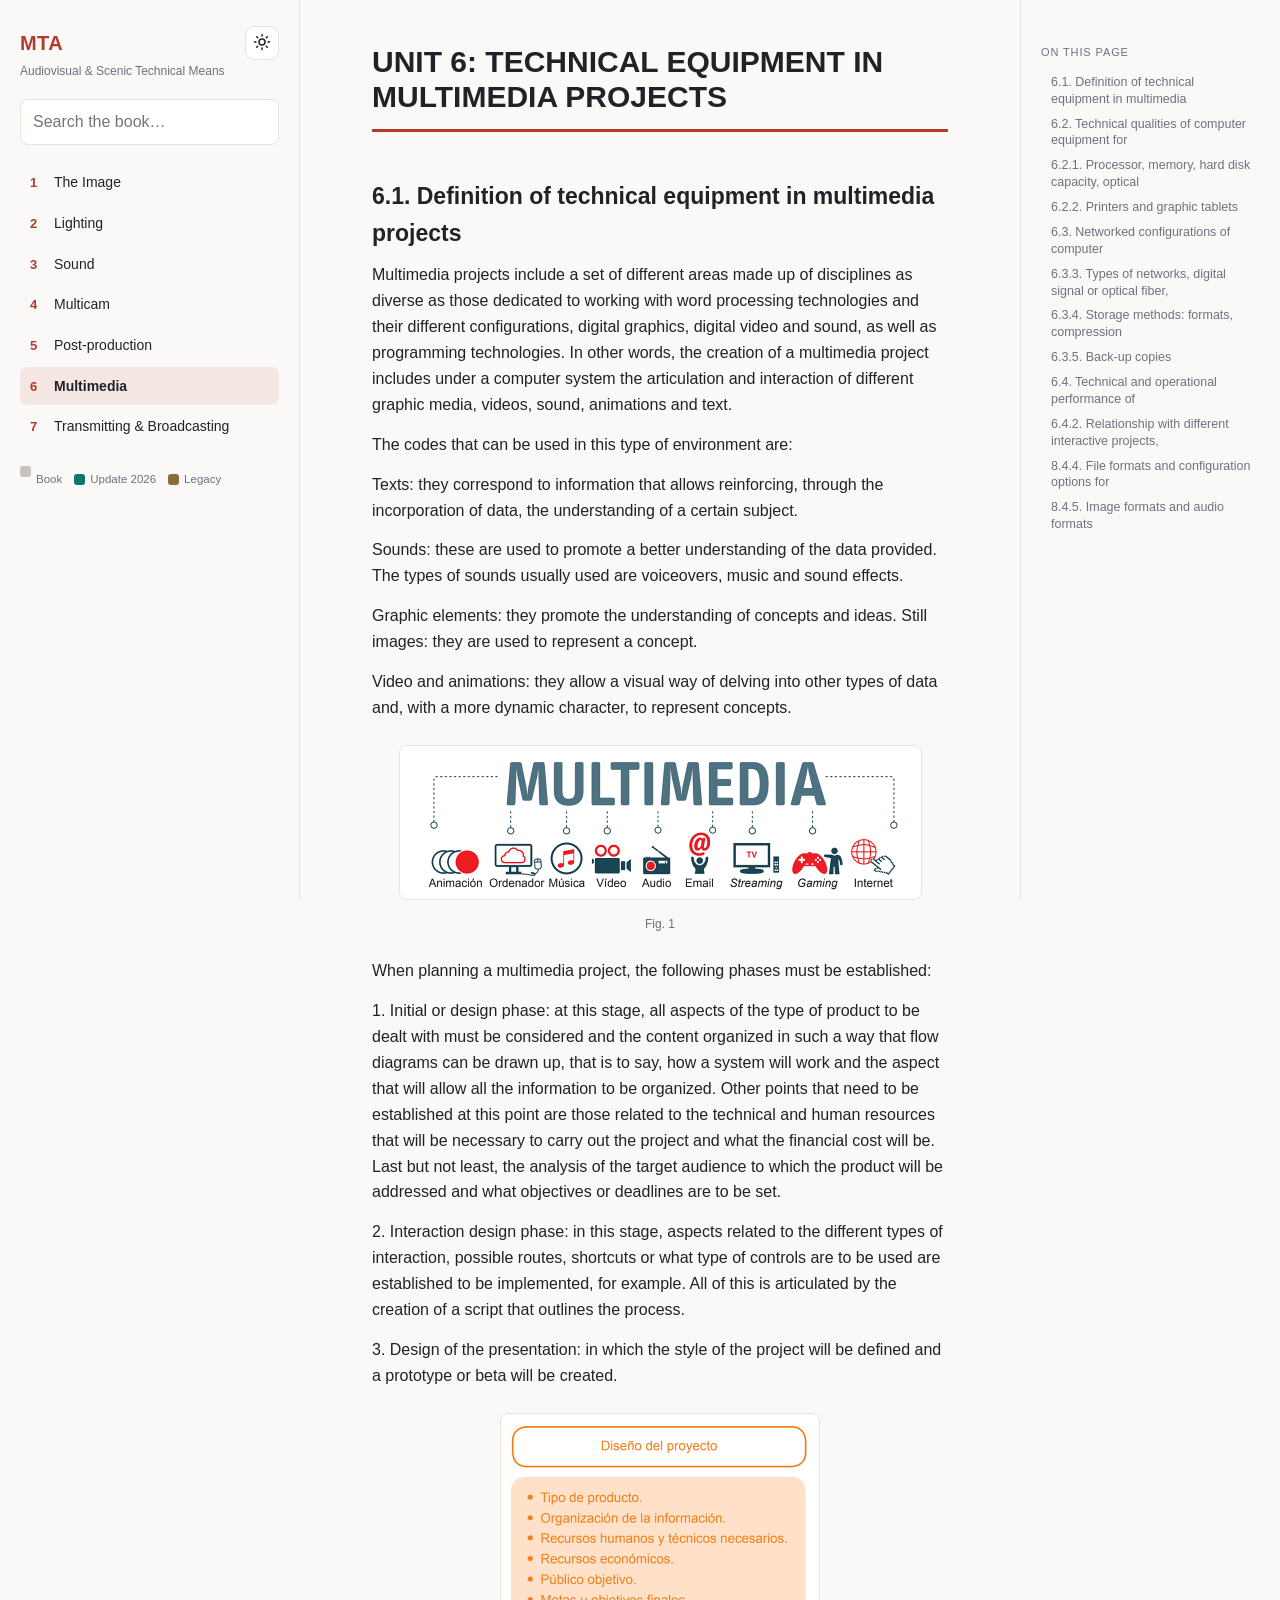
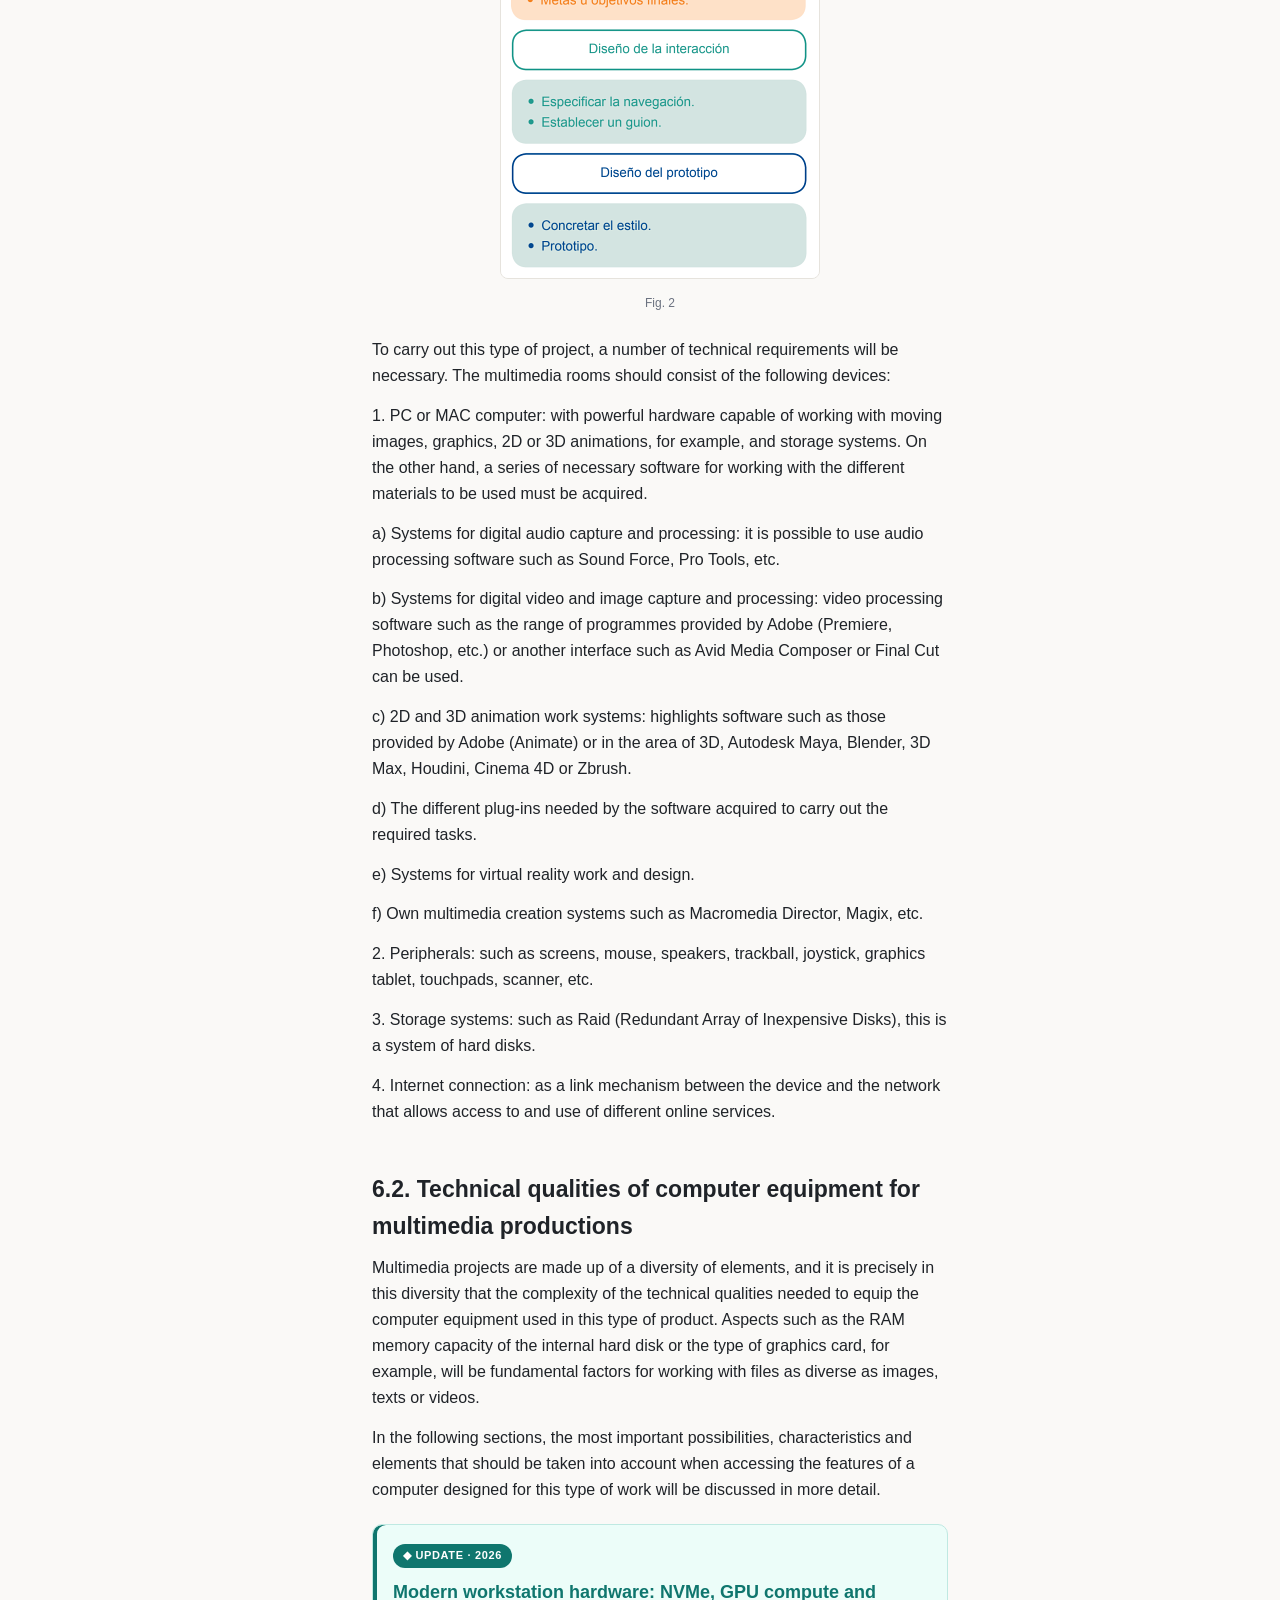
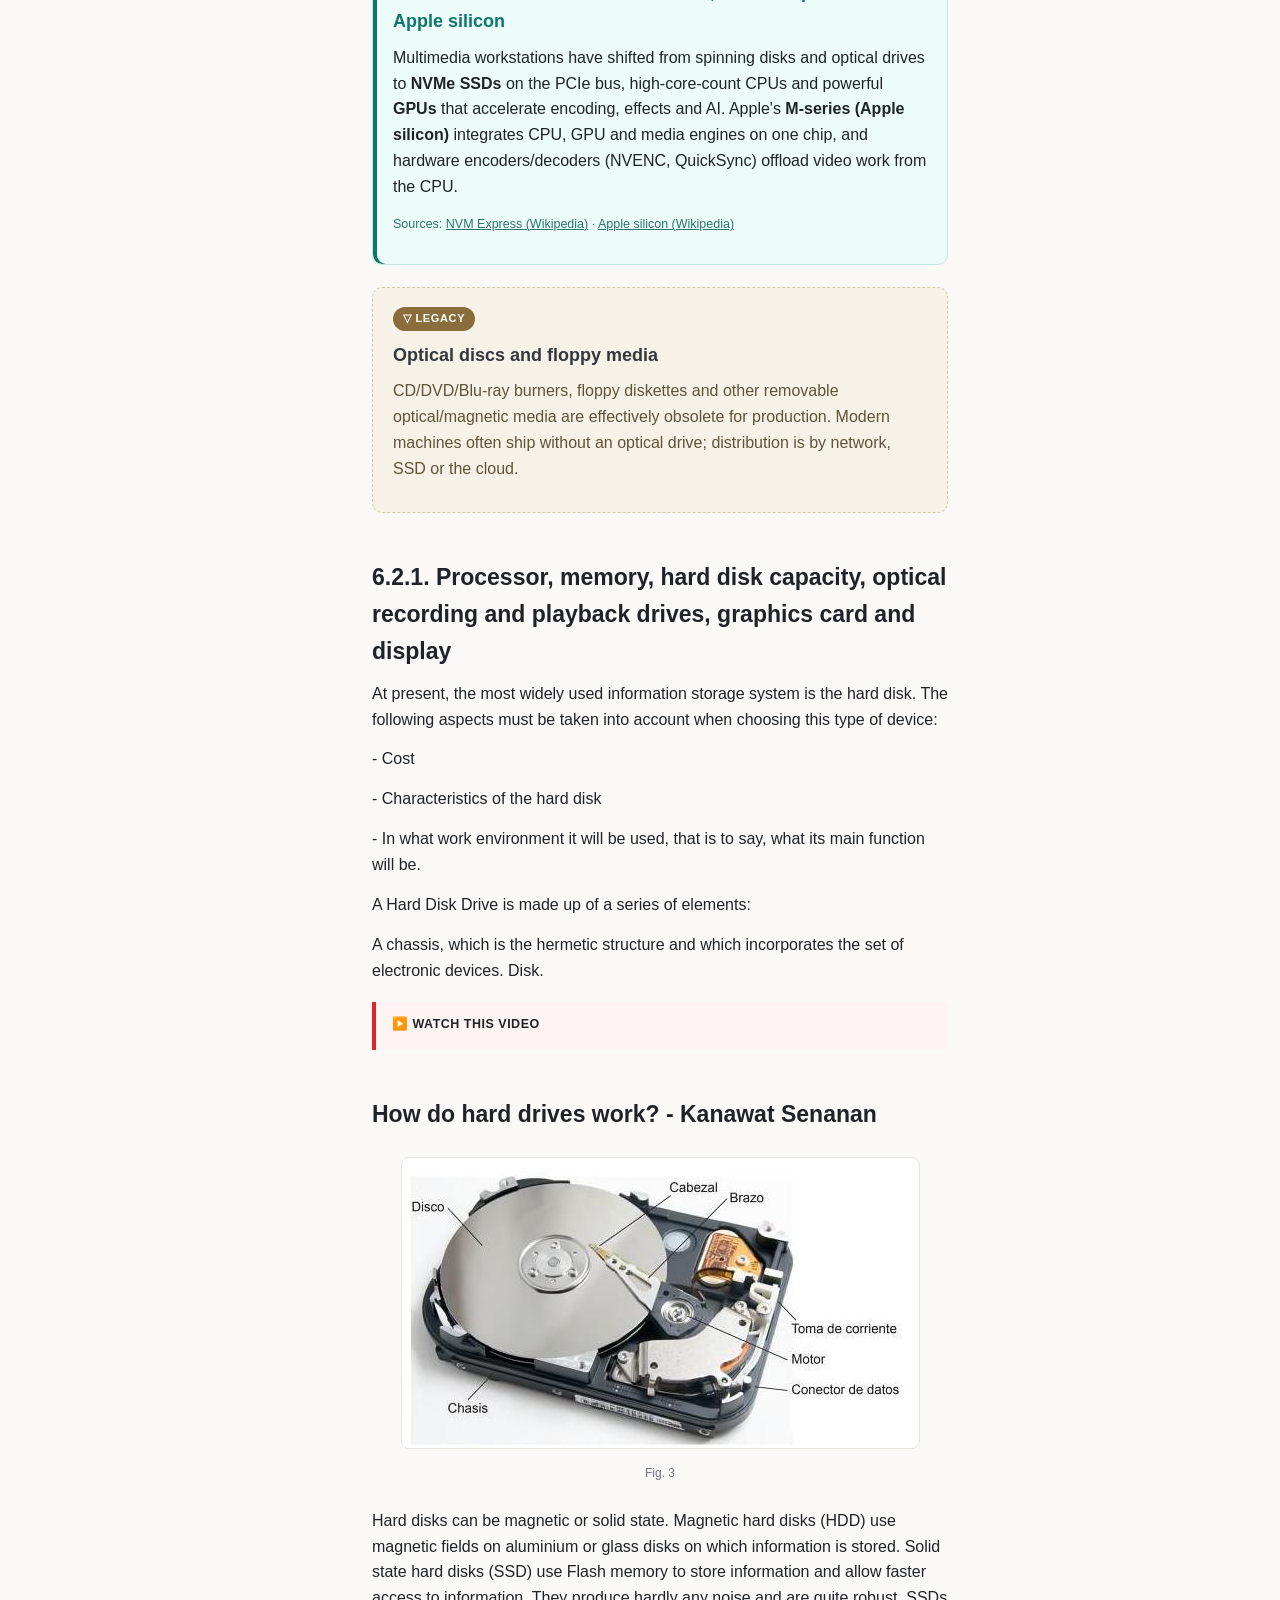
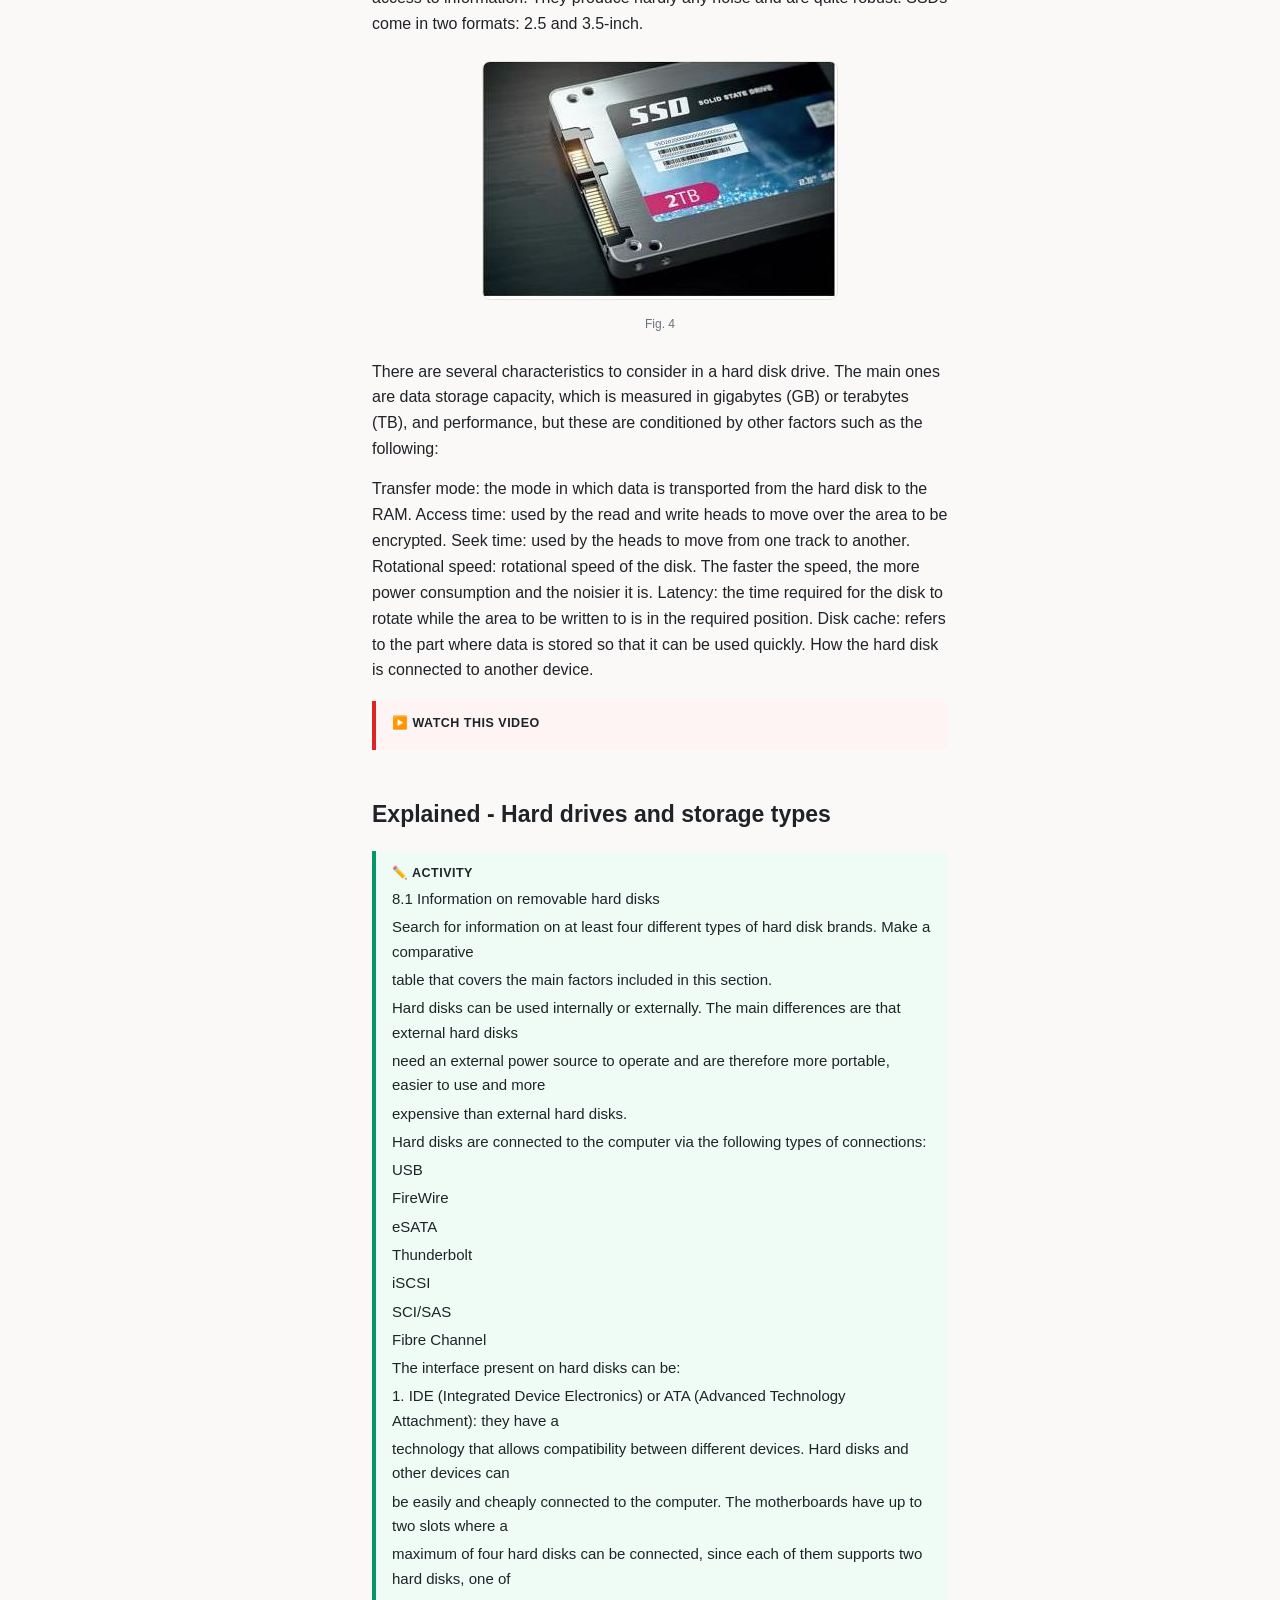
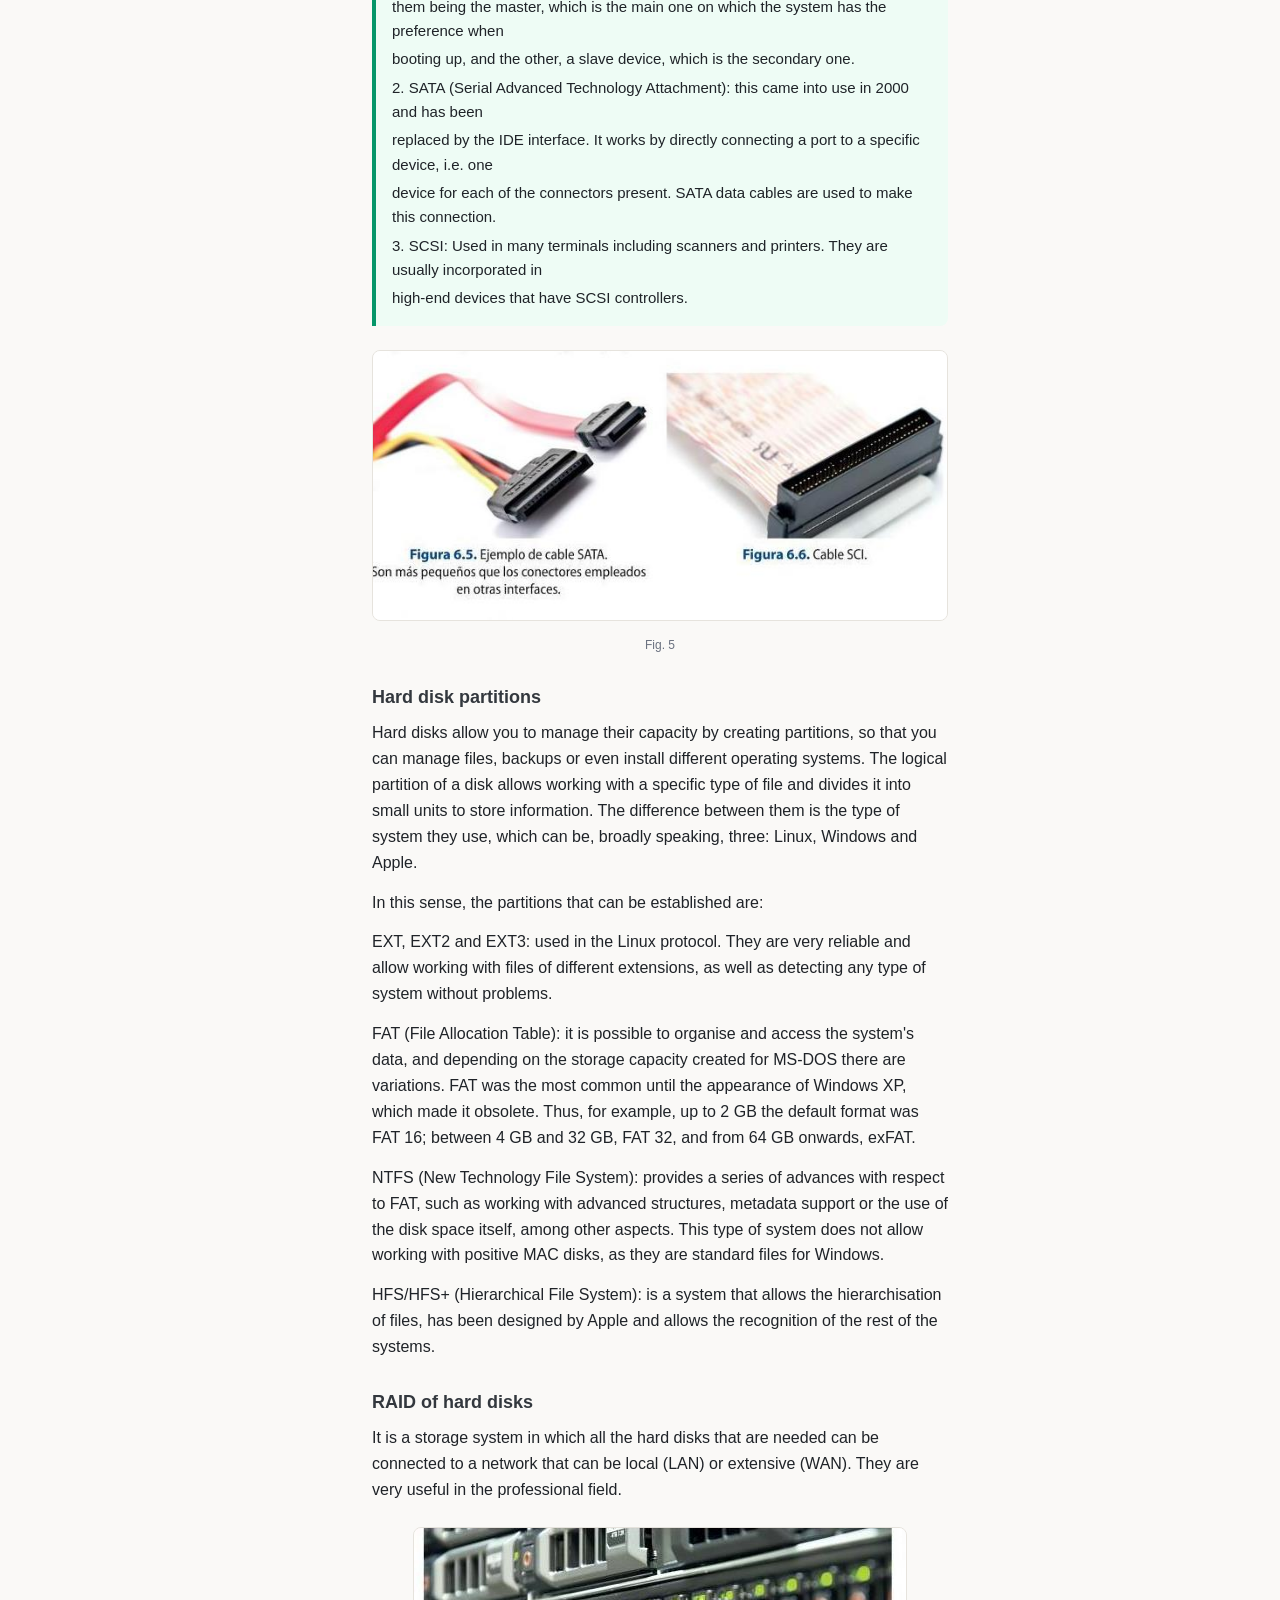
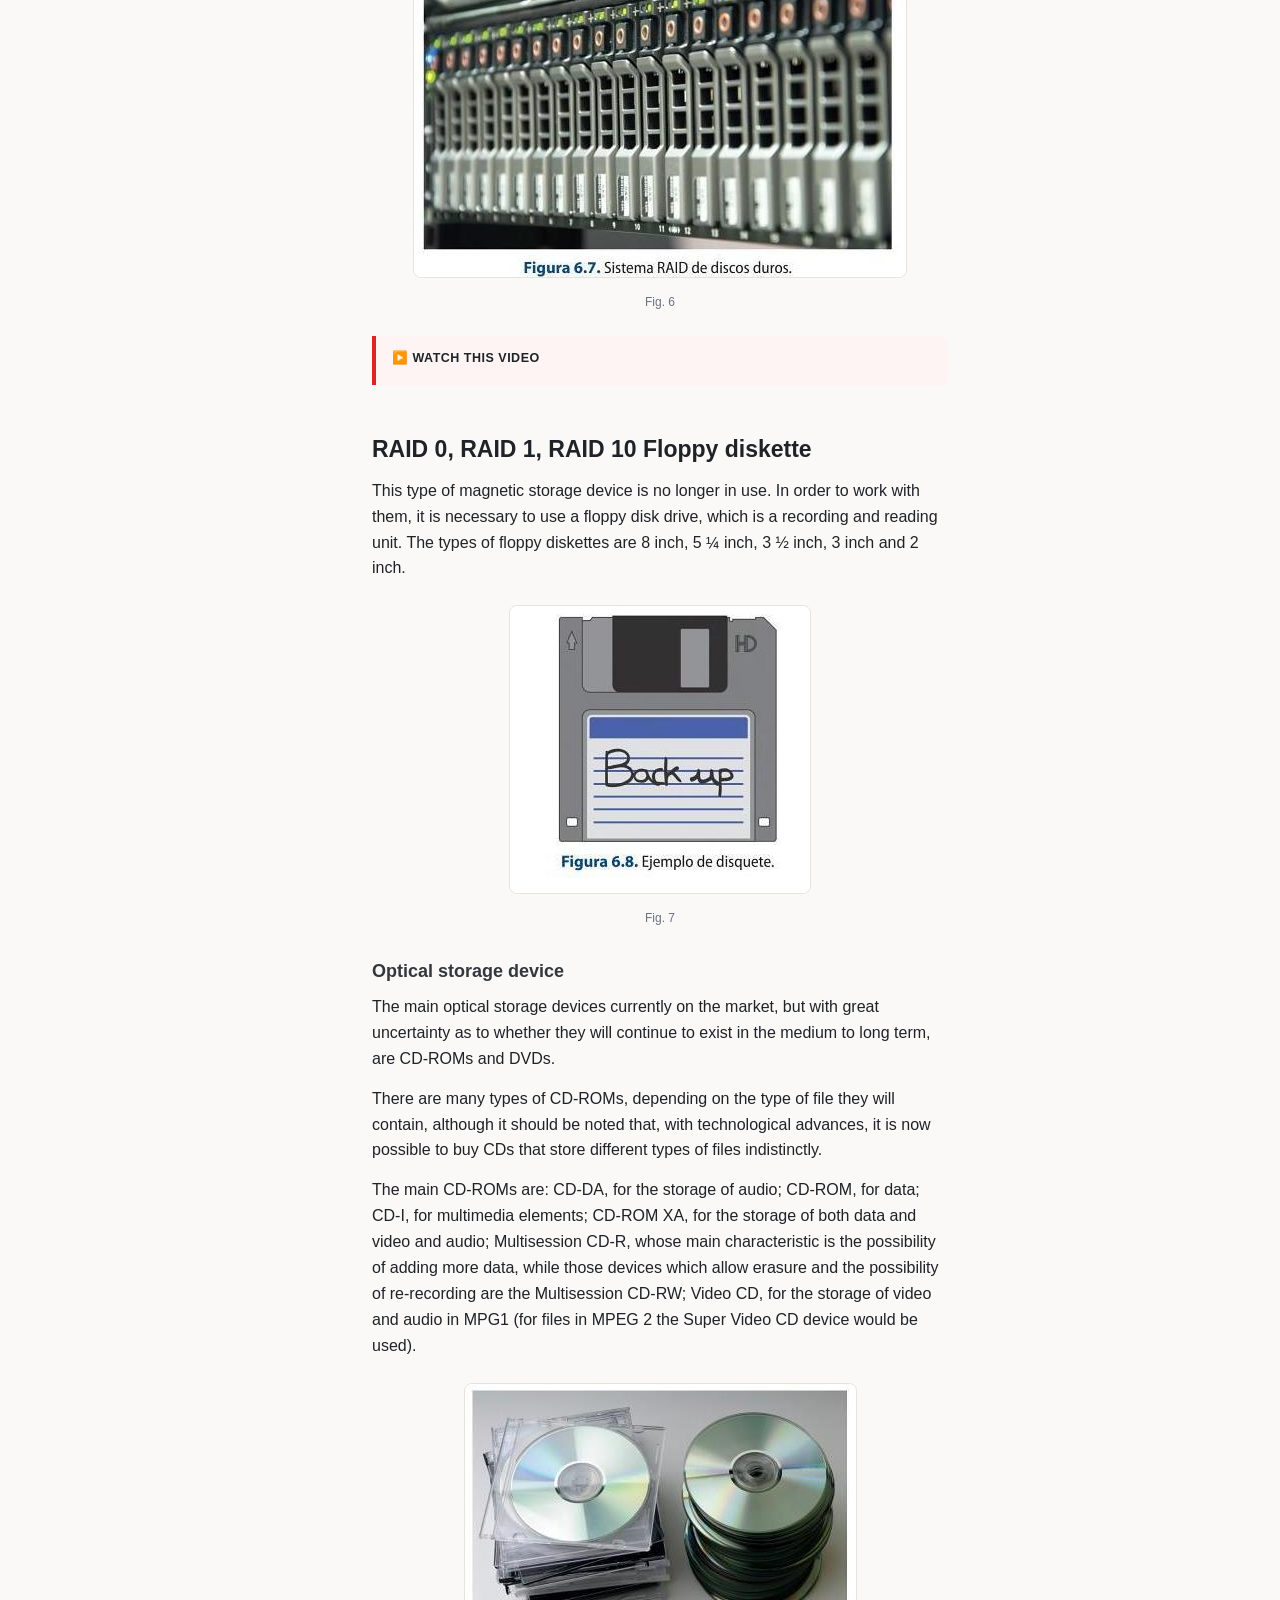
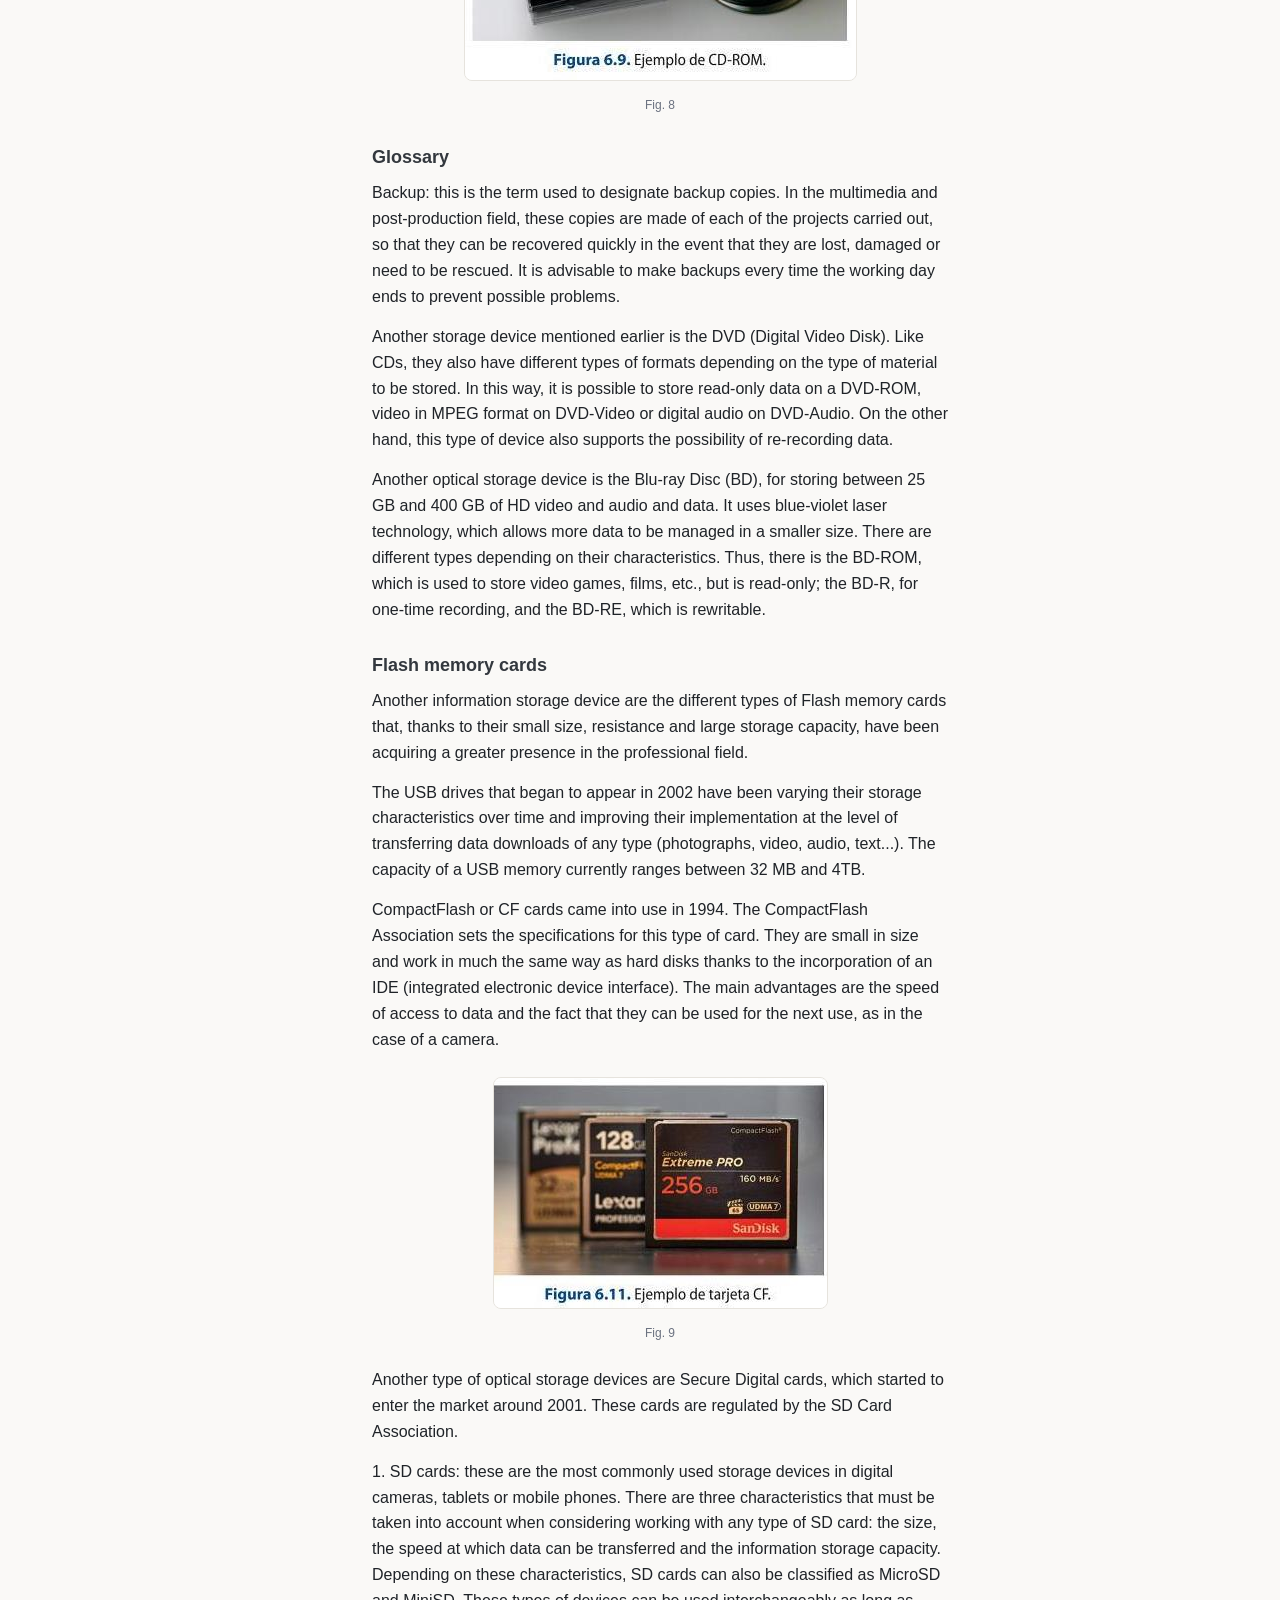
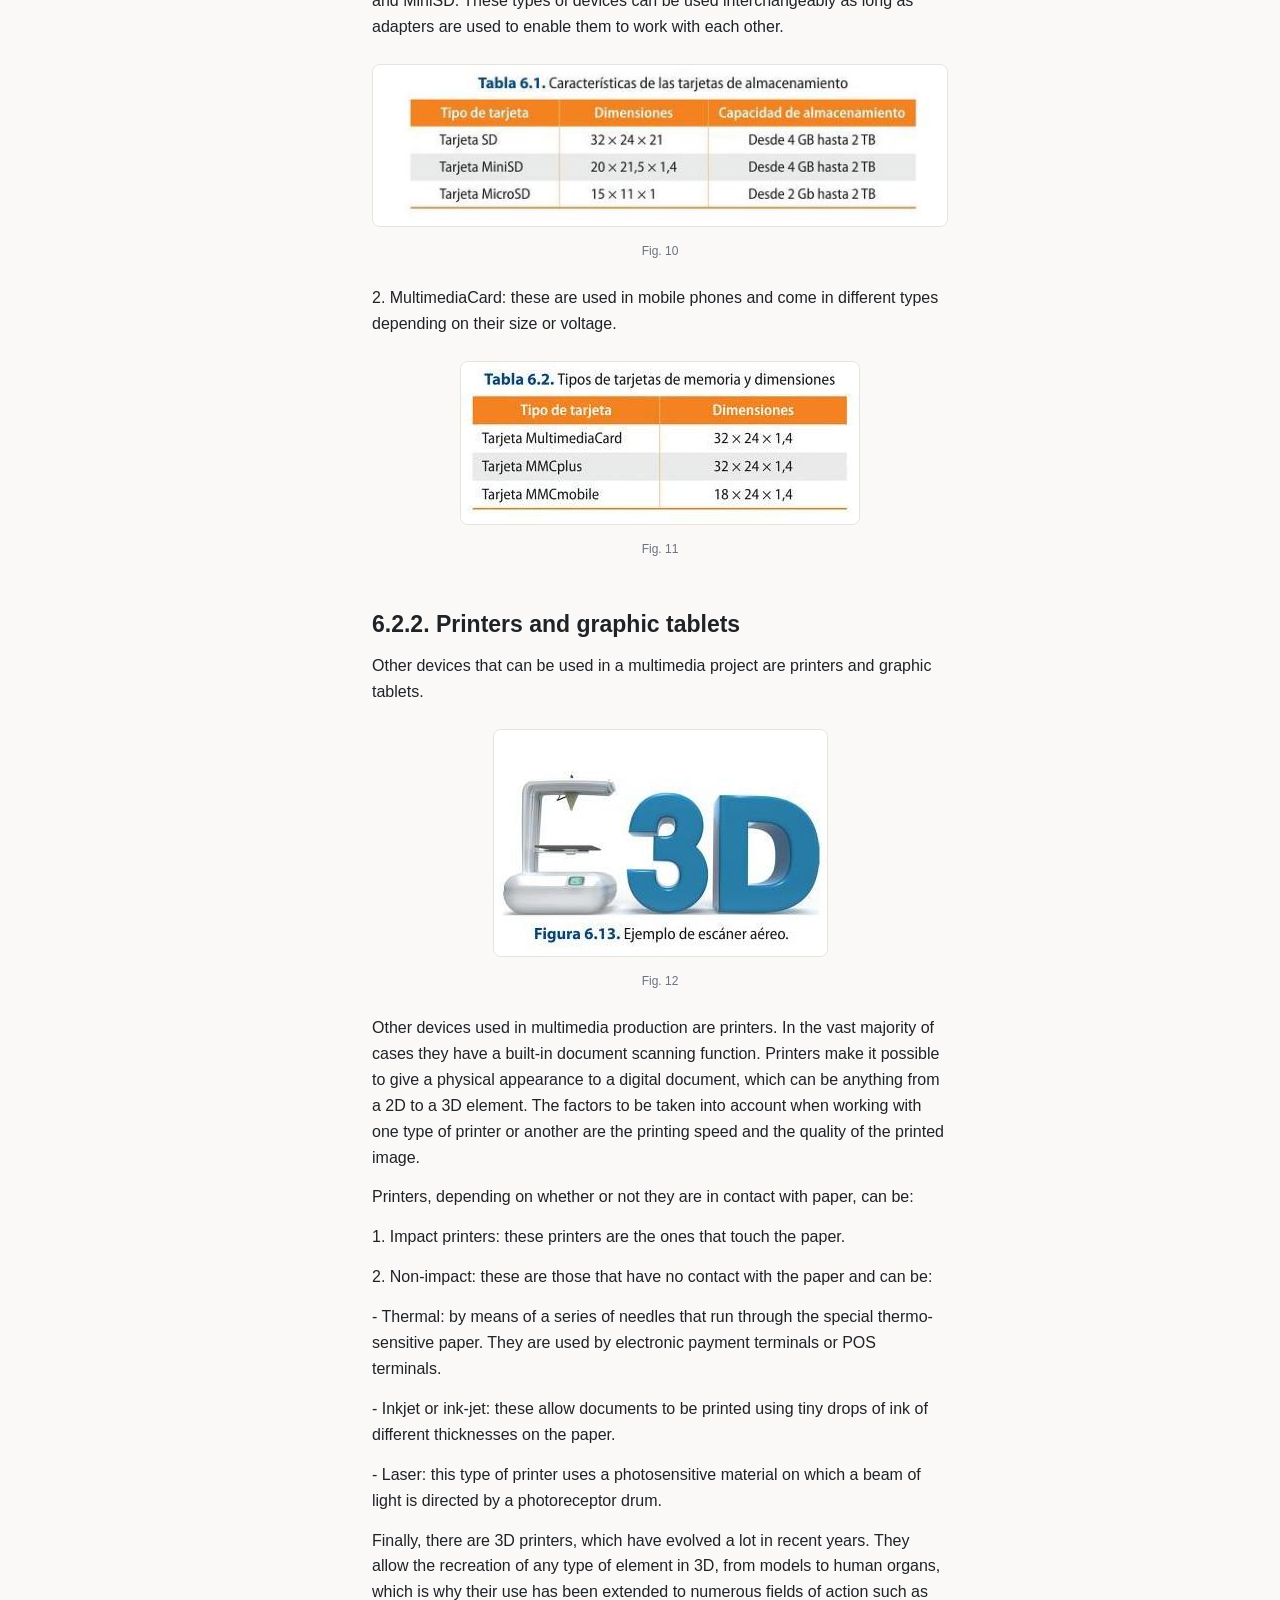
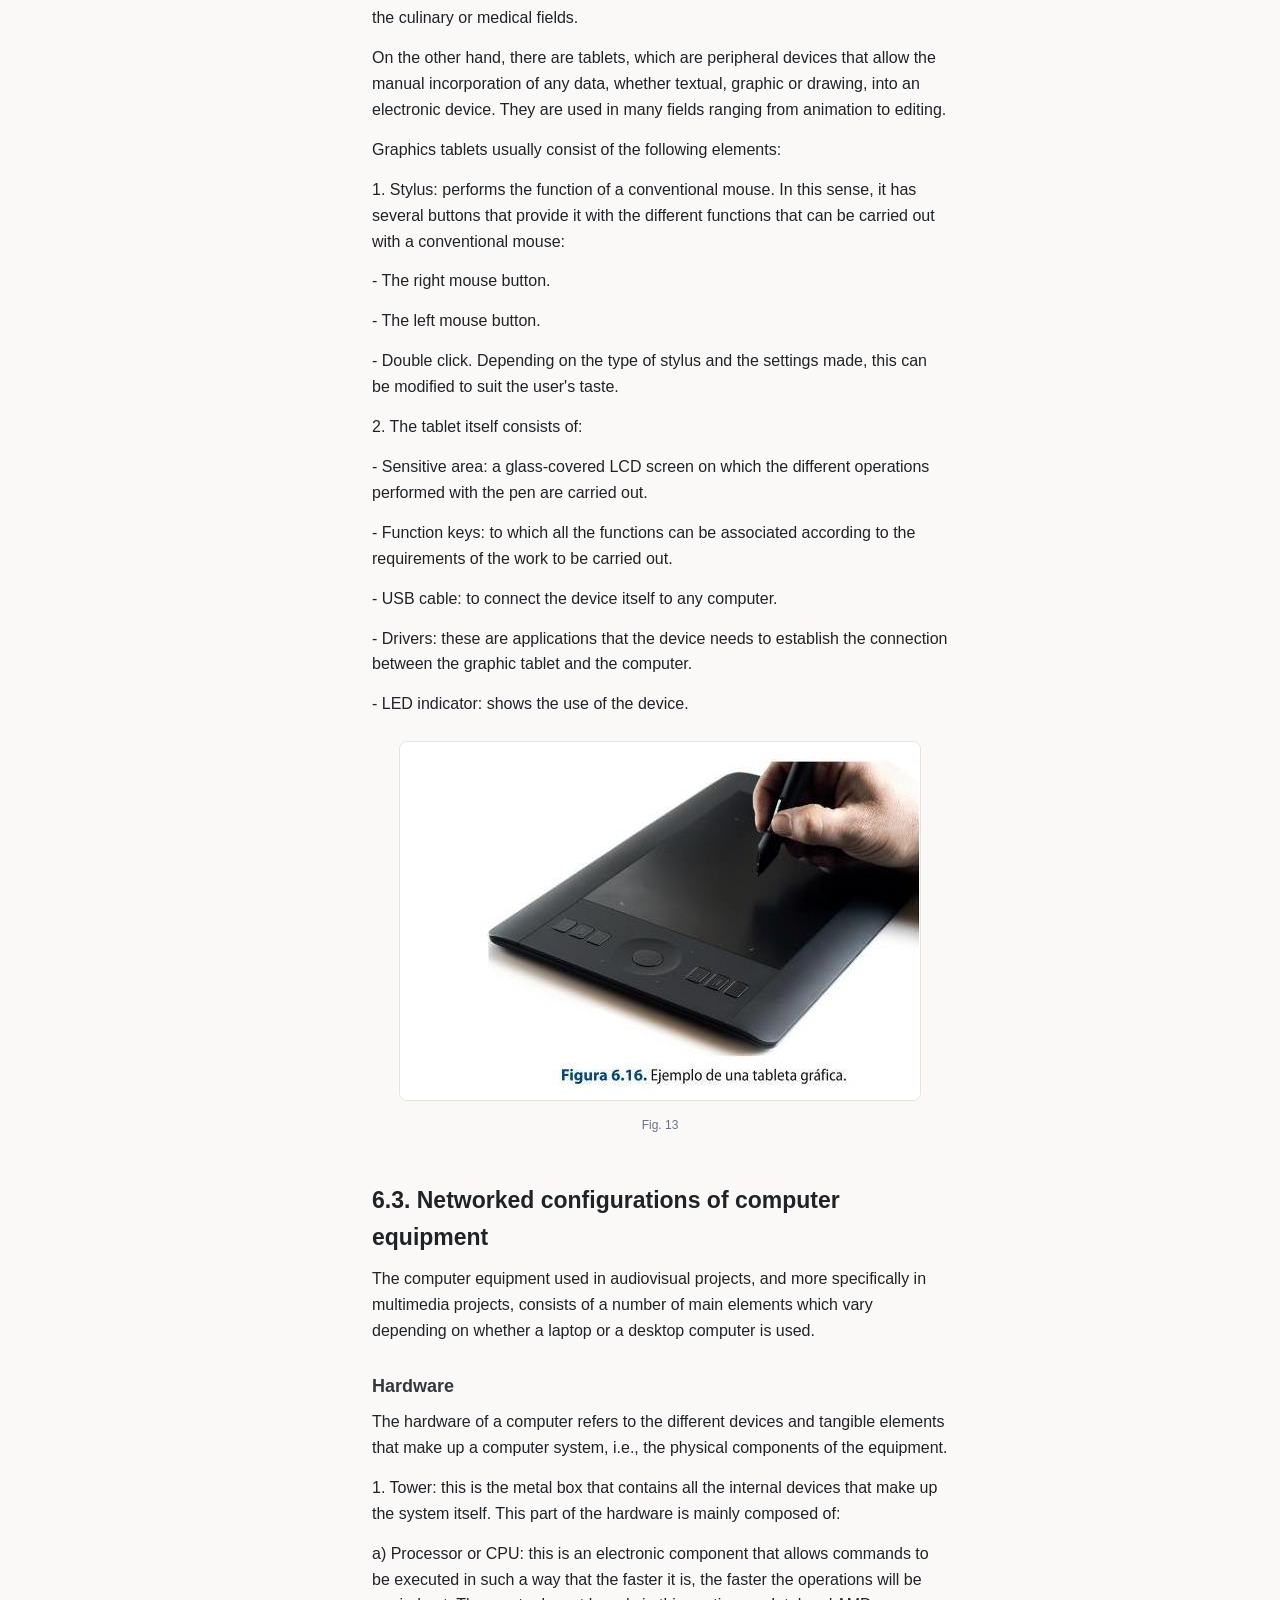
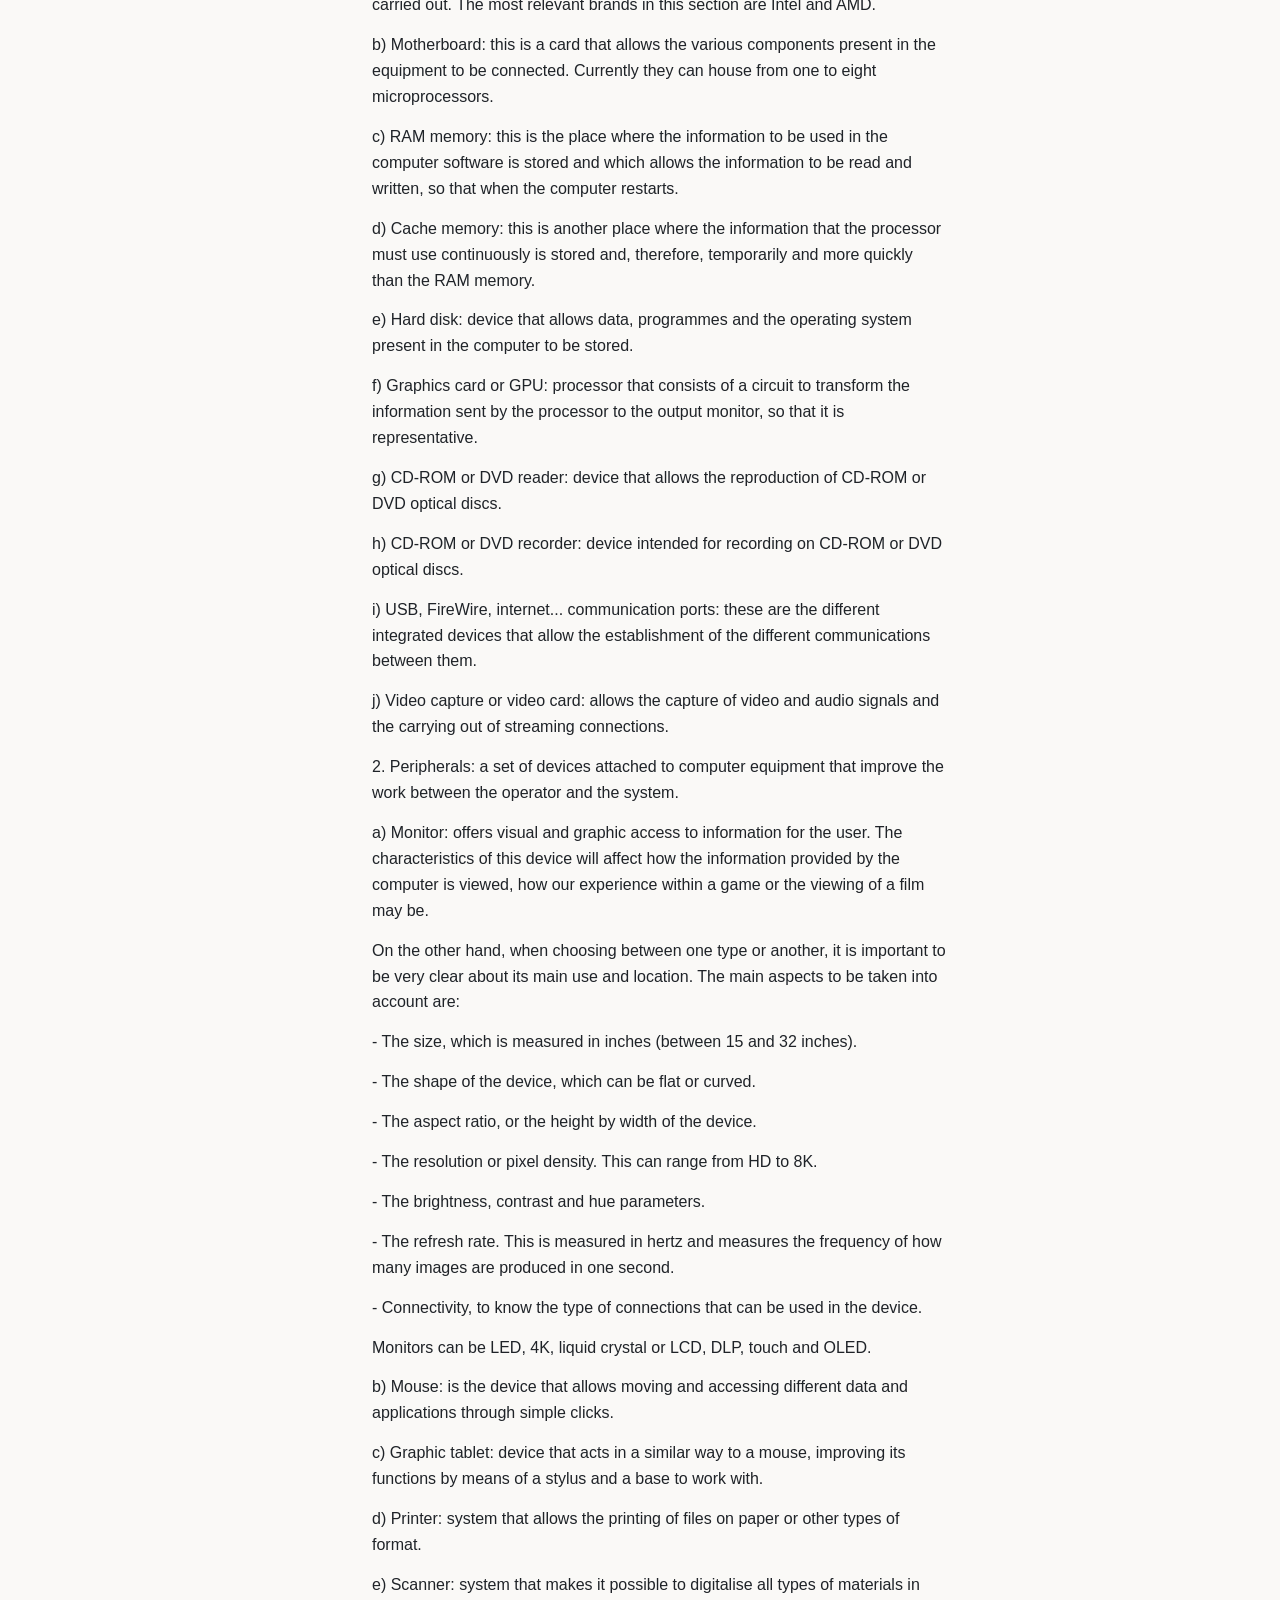
<file: docs/unit6.html>
<!doctype html><html lang="en"><head>
<meta charset="utf-8"><meta name="viewport" content="width=device-width,initial-scale=1">
<title>UNIT 6: TECHNICAL EQUIPMENT IN MULTIMEDIA PROJECTS — MTA</title>
<script>(function(){try{var t=localStorage.getItem('mta-theme');if(!t)t=matchMedia('(prefers-color-scheme: dark)').matches?'dark':'light';document.documentElement.setAttribute('data-theme',t);}catch(e){}})();</script>
<link rel="stylesheet" href="assets/style.css">
</head><body>
<div class="wrap has-onpage">
<aside class="side">
  <div class="side-head">
    <a class="brand" href="index.html">MTA</a>
    <button id="theme-toggle" class="theme-toggle" aria-label="Light / dark"><span id="theme-icon"></span></button>
  </div>
  <div class="book">Audiovisual &amp; Scenic Technical Means</div>
  <div class="search"><input id="q" type="search" placeholder="Search the book…" autocomplete="off"><div id="results"></div></div>
  <nav class="units"><a href="unit1.html"><b>1</b> The Image</a>
<a href="unit2.html"><b>2</b> Lighting</a>
<a href="unit3.html"><b>3</b> Sound</a>
<a href="unit4.html"><b>4</b> Multicam</a>
<a href="unit5.html"><b>5</b> Post-production</a>
<a href="unit6.html" class="active"><b>6</b> Multimedia</a>
<a href="unit7.html"><b>7</b> Transmitting &amp; Broadcasting</a></nav>
  <div class="legend">
    <span><i class="dot book"></i>Book</span>
    <span><i class="dot upd"></i>Update 2026</span>
    <span><i class="dot leg"></i>Legacy</span>
  </div>
  <button id="editToggle" class="edit-toggle">✎ Edit photos</button>
</aside>
<main><h1>UNIT 6: TECHNICAL EQUIPMENT IN MULTIMEDIA PROJECTS</h1>
<h2 id="6-1-definition-of-technical-equipment-in-multime">6.1. Definition of technical equipment in multimedia projects</h2>
<p>Multimedia projects include a set of different areas made up of disciplines as diverse as those dedicated to working with word processing technologies and their different configurations, digital graphics, digital video and sound, as well as programming technologies. In other words, the creation of a multimedia project includes under a computer system the articulation and interaction of different graphic media, videos, sound, animations and text.</p>
<p>The codes that can be used in this type of environment are:</p>
<p>Texts: they correspond to information that allows reinforcing, through the incorporation of data, the understanding of a certain subject.</p>
<p>Sounds: these are used to promote a better understanding of the data provided. The types of sounds usually used are voiceovers, music and sound effects.</p>
<p>Graphic elements: they promote the understanding of concepts and ideas. Still images: they are used to represent a concept.</p>
<p>Video and animations: they allow a visual way of delving into other types of data and, with a more dynamic character, to represent concepts.</p>
<figure data-fig="1"><img loading="lazy" src="img/unit6/unit6_f772a1cb26.png" alt=""><figcaption><span>Fig. 1</span><button class="swap" data-fig="1">swap image</button></figcaption></figure>
<p>When planning a multimedia project, the following phases must be established:</p>
<p>1. Initial or design phase: at this stage, all aspects of the type of product to be dealt with must be considered and the content organized in such a way that flow diagrams can be drawn up, that is to say, how a system will work and the aspect that will allow all the information to be organized. Other points that need to be established at this point are those related to the technical and human resources that will be necessary to carry out the project and what the financial cost will be. Last but not least, the analysis of the target audience to which the product will be addressed and what objectives or deadlines are to be set.</p>
<p>2. Interaction design phase: in this stage, aspects related to the different types of interaction, possible routes, shortcuts or what type of controls are to be used are established to be implemented, for example. All of this is articulated by the creation of a script that outlines the process.</p>
<p>3. Design of the presentation: in which the style of the project will be defined and a prototype or beta will be created.</p>
<figure data-fig="2"><img loading="lazy" src="img/unit6/unit6_5aef830bcc.png" alt=""><figcaption><span>Fig. 2</span><button class="swap" data-fig="2">swap image</button></figcaption></figure>
<p>To carry out this type of project, a number of technical requirements will be necessary. The multimedia rooms should consist of the following devices:</p>
<p>1. PC or MAC computer: with powerful hardware capable of working with moving images, graphics, 2D or 3D animations, for example, and storage systems. On the other hand, a series of necessary software for working with the different materials to be used must be acquired.</p>
<p>a) Systems for digital audio capture and processing: it is possible to use audio processing software such as Sound Force, Pro Tools, etc.</p>
<p>b) Systems for digital video and image capture and processing: video processing software such as the range of programmes provided by Adobe (Premiere, Photoshop, etc.) or another interface such as Avid Media Composer or Final Cut can be used.</p>
<p>c) 2D and 3D animation work systems: highlights software such as those provided by Adobe (Animate) or in the area of 3D, Autodesk Maya, Blender, 3D Max, Houdini, Cinema 4D or Zbrush.</p>
<p>d) The different plug-ins needed by the software acquired to carry out the required tasks.</p>
<p>e) Systems for virtual reality work and design.</p>
<p>f) Own multimedia creation systems such as Macromedia Director, Magix, etc.</p>
<p>2. Peripherals: such as screens, mouse, speakers, trackball, joystick, graphics tablet, touchpads, scanner, etc.</p>
<p>3. Storage systems: such as Raid (Redundant Array of Inexpensive Disks), this is a system of hard disks.</p>
<p>4. Internet connection: as a link mechanism between the device and the network that allows access to and use of different online services.</p>
<h2 id="6-2-technical-qualities-of-computer-equipment-fo">6.2. Technical qualities of computer equipment for multimedia productions</h2>
<p>Multimedia projects are made up of a diversity of elements, and it is precisely in this diversity that the complexity of the technical qualities needed to equip the computer equipment used in this type of product. Aspects such as the RAM memory capacity of the internal hard disk or the type of graphics card, for example, will be fundamental factors for working with files as diverse as images, texts or videos.</p>
<p>In the following sections, the most important possibilities, characteristics and elements that should be taken into account when accessing the features of a computer designed for this type of work will be discussed in more detail.</p>
<div class="block update">
<div class="block-tag">◆ Update · 2026</div>
<h3>Modern workstation hardware: NVMe, GPU compute and Apple silicon</h3>
<p>Multimedia workstations have shifted from spinning disks and optical drives to <b>NVMe SSDs</b> on the PCIe bus, high-core-count CPUs and powerful <b>GPUs</b> that accelerate encoding, effects and AI. Apple's <b>M-series (Apple silicon)</b> integrates CPU, GPU and media engines on one chip, and hardware encoders/decoders (NVENC, QuickSync) offload video work from the CPU.</p>
<p class="sources">Sources: <a href="https://en.wikipedia.org/wiki/NVM_Express" target="_blank" rel="noopener">NVM Express (Wikipedia)</a> · <a href="https://en.wikipedia.org/wiki/Apple_silicon" target="_blank" rel="noopener">Apple silicon (Wikipedia)</a></p>
</div>
<div class="block legacy">
<div class="block-tag">▽ Legacy</div>
<h3>Optical discs and floppy media</h3>
<p>CD/DVD/Blu-ray burners, floppy diskettes and other removable optical/magnetic media are effectively obsolete for production. Modern machines often ship without an optical drive; distribution is by network, SSD or the cloud.</p>
</div>
<h2 id="6-2-1-processor-memory-hard-disk-capacity-optica">6.2.1. Processor, memory, hard disk capacity, optical recording and playback drives, graphics card and display</h2>
<p>At present, the most widely used information storage system is the hard disk. The following aspects must be taken into account when choosing this type of device:</p>
<p>- Cost</p>
<p>- Characteristics of the hard disk</p>
<p>- In what work environment it will be used, that is to say, what its main function will be.</p>
<p>A Hard Disk Drive is made up of a series of elements:</p>
<p>A chassis, which is the hermetic structure and which incorporates the set of electronic devices. Disk.</p>
<div class="callout video"><div class="callout-h">▶️ Watch this video</div></div>
<h2 id="how-do-hard-drives-work-kanawat-senanan">How do hard drives work? - Kanawat Senanan</h2>
<figure data-fig="3"><img loading="lazy" src="img/unit6/unit6_b5a7e339bd.jpeg" alt=""><figcaption><span>Fig. 3</span><button class="swap" data-fig="3">swap image</button></figcaption></figure>
<p>Hard disks can be magnetic or solid state. Magnetic hard disks (HDD) use magnetic fields on aluminium or glass disks on which information is stored. Solid state hard disks (SSD) use Flash memory to store information and allow faster access to information. They produce hardly any noise and are quite robust. SSDs come in two formats: 2.5 and 3.5-inch.</p>
<figure data-fig="4"><img loading="lazy" src="img/unit6/unit6_26750b4f2e.jpeg" alt=""><figcaption><span>Fig. 4</span><button class="swap" data-fig="4">swap image</button></figcaption></figure>
<p>There are several characteristics to consider in a hard disk drive. The main ones are data storage capacity, which is measured in gigabytes (GB) or terabytes (TB), and performance, but these are conditioned by other factors such as the following:</p>
<p>Transfer mode: the mode in which data is transported from the hard disk to the RAM. Access time: used by the read and write heads to move over the area to be encrypted. Seek time: used by the heads to move from one track to another. Rotational speed: rotational speed of the disk. The faster the speed, the more power consumption and the noisier it is. Latency: the time required for the disk to rotate while the area to be written to is in the required position. Disk cache: refers to the part where data is stored so that it can be used quickly. How the hard disk is connected to another device.</p>
<div class="callout video"><div class="callout-h">▶️ Watch this video</div></div>
<h2 id="explained-hard-drives-and-storage-types">Explained - Hard drives and storage types</h2>
<div class="callout activity"><div class="callout-h">✏️ Activity</div><p>8.1 Information on removable hard disks</p><p>Search for information on at least four different types of hard disk brands. Make a comparative</p><p>table that covers the main factors included in this section.</p><p>Hard disks can be used internally or externally. The main differences are that external hard disks</p><p>need an external power source to operate and are therefore more portable, easier to use and more</p><p>expensive than external hard disks.</p><p>Hard disks are connected to the computer via the following types of connections:</p><p>USB</p><p>FireWire</p><p>eSATA</p><p>Thunderbolt</p><p>iSCSI</p><p>SCI/SAS</p><p>Fibre Channel</p><p>The interface present on hard disks can be:</p><p>1. IDE (Integrated Device Electronics) or ATA (Advanced Technology Attachment): they have a</p><p>technology that allows compatibility between different devices. Hard disks and other devices can</p><p>be easily and cheaply connected to the computer. The motherboards have up to two slots where a</p><p>maximum of four hard disks can be connected, since each of them supports two hard disks, one of</p><p>them being the master, which is the main one on which the system has the preference when</p><p>booting up, and the other, a slave device, which is the secondary one.</p><p>2. SATA (Serial Advanced Technology Attachment): this came into use in 2000 and has been</p><p>replaced by the IDE interface. It works by directly connecting a port to a specific device, i.e. one</p><p>device for each of the connectors present. SATA data cables are used to make this connection.</p><p>3. SCSI: Used in many terminals including scanners and printers. They are usually incorporated in</p><p>high-end devices that have SCSI controllers.</p></div>
<figure data-fig="5"><img loading="lazy" src="img/unit6/unit6_ff806ebbcb.jpeg" alt=""><figcaption><span>Fig. 5</span><button class="swap" data-fig="5">swap image</button></figcaption></figure>
<h3 id="hard-disk-partitions">Hard disk partitions</h3>
<p>Hard disks allow you to manage their capacity by creating partitions, so that you can manage files, backups or even install different operating systems. The logical partition of a disk allows working with a specific type of file and divides it into small units to store information. The difference between them is the type of system they use, which can be, broadly speaking, three: Linux, Windows and Apple.</p>
<p>In this sense, the partitions that can be established are:</p>
<p>EXT, EXT2 and EXT3: used in the Linux protocol. They are very reliable and allow working with files of different extensions, as well as detecting any type of system without problems.</p>
<p>FAT (File Allocation Table): it is possible to organise and access the system&#x27;s data, and depending on the storage capacity created for MS-DOS there are variations. FAT was the most common until the appearance of Windows XP, which made it obsolete. Thus, for example, up to 2 GB the default format was FAT 16; between 4 GB and 32 GB, FAT 32, and from 64 GB onwards, exFAT.</p>
<p>NTFS (New Technology File System): provides a series of advances with respect to FAT, such as working with advanced structures, metadata support or the use of the disk space itself, among other aspects. This type of system does not allow working with positive MAC disks, as they are standard files for Windows.</p>
<p>HFS/HFS+ (Hierarchical File System): is a system that allows the hierarchisation of files, has been designed by Apple and allows the recognition of the rest of the systems.</p>
<h3 id="raid-of-hard-disks">RAID of hard disks</h3>
<p>It is a storage system in which all the hard disks that are needed can be connected to a network that can be local (LAN) or extensive (WAN). They are very useful in the professional field.</p>
<figure data-fig="6"><img loading="lazy" src="img/unit6/unit6_bef6e8e07d.jpeg" alt=""><figcaption><span>Fig. 6</span><button class="swap" data-fig="6">swap image</button></figcaption></figure>
<div class="callout video"><div class="callout-h">▶️ Watch this video</div></div>
<h2 id="raid-0-raid-1-raid-10">RAID 0, RAID 1, RAID 10 Floppy diskette</h2>
<p>This type of magnetic storage device is no longer in use. In order to work with them, it is necessary to use a floppy disk drive, which is a recording and reading unit. The types of floppy diskettes are 8 inch, 5 ¼ inch, 3 ½ inch, 3 inch and 2 inch.</p>
<figure data-fig="7"><img loading="lazy" src="img/unit6/unit6_c1f62b8196.jpeg" alt=""><figcaption><span>Fig. 7</span><button class="swap" data-fig="7">swap image</button></figcaption></figure>
<h3 id="optical-storage-device">Optical storage device</h3>
<p>The main optical storage devices currently on the market, but with great uncertainty as to whether they will continue to exist in the medium to long term, are CD-ROMs and DVDs.</p>
<p>There are many types of CD-ROMs, depending on the type of file they will contain, although it should be noted that, with technological advances, it is now possible to buy CDs that store different types of files indistinctly.</p>
<p>The main CD-ROMs are: CD-DA, for the storage of audio; CD-ROM, for data; CD-I, for multimedia elements; CD-ROM XA, for the storage of both data and video and audio; Multisession CD-R, whose main characteristic is the possibility of adding more data, while those devices which allow erasure and the possibility of re-recording are the Multisession CD-RW; Video CD, for the storage of video and audio in MPG1 (for files in MPEG 2 the Super Video CD device would be used).</p>
<figure data-fig="8"><img loading="lazy" src="img/unit6/unit6_3a5e881447.jpeg" alt=""><figcaption><span>Fig. 8</span><button class="swap" data-fig="8">swap image</button></figcaption></figure>
<h3 id="glossary">Glossary</h3>
<p>Backup: this is the term used to designate backup copies. In the multimedia and post-production field, these copies are made of each of the projects carried out, so that they can be recovered quickly in the event that they are lost, damaged or need to be rescued. It is advisable to make backups every time the working day ends to prevent possible problems.</p>
<p>Another storage device mentioned earlier is the DVD (Digital Video Disk). Like CDs, they also have different types of formats depending on the type of material to be stored. In this way, it is possible to store read-only data on a DVD-ROM, video in MPEG format on DVD-Video or digital audio on DVD-Audio. On the other hand, this type of device also supports the possibility of re-recording data.</p>
<p>Another optical storage device is the Blu-ray Disc (BD), for storing between 25 GB and 400 GB of HD video and audio and data. It uses blue-violet laser technology, which allows more data to be managed in a smaller size. There are different types depending on their characteristics. Thus, there is the BD-ROM, which is used to store video games, films, etc., but is read-only; the BD-R, for one-time recording, and the BD-RE, which is rewritable.</p>
<h3 id="flash-memory-cards">Flash memory cards</h3>
<p>Another information storage device are the different types of Flash memory cards that, thanks to their small size, resistance and large storage capacity, have been acquiring a greater presence in the professional field.</p>
<p>The USB drives that began to appear in 2002 have been varying their storage characteristics over time and improving their implementation at the level of transferring data downloads of any type (photographs, video, audio, text...). The capacity of a USB memory currently ranges between 32 MB and 4TB.</p>
<p>CompactFlash or CF cards came into use in 1994. The CompactFlash Association sets the specifications for this type of card. They are small in size and work in much the same way as hard disks thanks to the incorporation of an IDE (integrated electronic device interface). The main advantages are the speed of access to data and the fact that they can be used for the next use, as in the case of a camera.</p>
<figure data-fig="9"><img loading="lazy" src="img/unit6/unit6_845c53ee1f.jpeg" alt=""><figcaption><span>Fig. 9</span><button class="swap" data-fig="9">swap image</button></figcaption></figure>
<p>Another type of optical storage devices are Secure Digital cards, which started to enter the market around 2001. These cards are regulated by the SD Card Association.</p>
<p>1. SD cards: these are the most commonly used storage devices in digital cameras, tablets or mobile phones. There are three characteristics that must be taken into account when considering working with any type of SD card: the size, the speed at which data can be transferred and the information storage capacity. Depending on these characteristics, SD cards can also be classified as MicroSD and MiniSD. These types of devices can be used interchangeably as long as adapters are used to enable them to work with each other.</p>
<figure data-fig="10"><img loading="lazy" src="img/unit6/unit6_94bf594321.jpeg" alt=""><figcaption><span>Fig. 10</span><button class="swap" data-fig="10">swap image</button></figcaption></figure>
<p>2. MultimediaCard: these are used in mobile phones and come in different types depending on their size or voltage.</p>
<figure data-fig="11"><img loading="lazy" src="img/unit6/unit6_a5ab7eb6e9.jpeg" alt=""><figcaption><span>Fig. 11</span><button class="swap" data-fig="11">swap image</button></figcaption></figure>
<h2 id="6-2-2-printers-and-graphic-tablets">6.2.2. Printers and graphic tablets</h2>
<p>Other devices that can be used in a multimedia project are printers and graphic tablets.</p>
<figure data-fig="12"><img loading="lazy" src="img/unit6/unit6_446b0d419e.jpeg" alt=""><figcaption><span>Fig. 12</span><button class="swap" data-fig="12">swap image</button></figcaption></figure>
<p>Other devices used in multimedia production are printers. In the vast majority of cases they have a built-in document scanning function. Printers make it possible to give a physical appearance to a digital document, which can be anything from a 2D to a 3D element. The factors to be taken into account when working with one type of printer or another are the printing speed and the quality of the printed image.</p>
<p>Printers, depending on whether or not they are in contact with paper, can be:</p>
<p>1. Impact printers: these printers are the ones that touch the paper.</p>
<p>2. Non-impact: these are those that have no contact with the paper and can be:</p>
<p>- Thermal: by means of a series of needles that run through the special thermo-sensitive paper. They are used by electronic payment terminals or POS terminals.</p>
<p>- Inkjet or ink-jet: these allow documents to be printed using tiny drops of ink of different thicknesses on the paper.</p>
<p>- Laser: this type of printer uses a photosensitive material on which a beam of light is directed by a photoreceptor drum.</p>
<p>Finally, there are 3D printers, which have evolved a lot in recent years. They allow the recreation of any type of element in 3D, from models to human organs, which is why their use has been extended to numerous fields of action such as the culinary or medical fields.</p>
<p>On the other hand, there are tablets, which are peripheral devices that allow the manual incorporation of any data, whether textual, graphic or drawing, into an electronic device. They are used in many fields ranging from animation to editing.</p>
<p>Graphics tablets usually consist of the following elements:</p>
<p>1. Stylus: performs the function of a conventional mouse. In this sense, it has several buttons that provide it with the different functions that can be carried out with a conventional mouse:</p>
<p>- The right mouse button.</p>
<p>- The left mouse button.</p>
<p>- Double click. Depending on the type of stylus and the settings made, this can be modified to suit the user&#x27;s taste.</p>
<p>2. The tablet itself consists of:</p>
<p>- Sensitive area: a glass-covered LCD screen on which the different operations performed with the pen are carried out.</p>
<p>- Function keys: to which all the functions can be associated according to the requirements of the work to be carried out.</p>
<p>- USB cable: to connect the device itself to any computer.</p>
<p>- Drivers: these are applications that the device needs to establish the connection between the graphic tablet and the computer.</p>
<p>- LED indicator: shows the use of the device.</p>
<figure data-fig="13"><img loading="lazy" src="img/unit6/unit6_16df30e058.jpeg" alt=""><figcaption><span>Fig. 13</span><button class="swap" data-fig="13">swap image</button></figcaption></figure>
<h2 id="6-3-networked-configurations-of-computer">6.3. Networked configurations of computer equipment</h2>
<p>The computer equipment used in audiovisual projects, and more specifically in multimedia projects, consists of a number of main elements which vary depending on whether a laptop or a desktop computer is used.</p>
<h3 id="hardware">Hardware</h3>
<p>The hardware of a computer refers to the different devices and tangible elements that make up a computer system, i.e., the physical components of the equipment.</p>
<p>1. Tower: this is the metal box that contains all the internal devices that make up the system itself. This part of the hardware is mainly composed of:</p>
<p>a) Processor or CPU: this is an electronic component that allows commands to be executed in such a way that the faster it is, the faster the operations will be carried out. The most relevant brands in this section are Intel and AMD.</p>
<p>b) Motherboard: this is a card that allows the various components present in the equipment to be connected. Currently they can house from one to eight microprocessors.</p>
<p>c) RAM memory: this is the place where the information to be used in the computer software is stored and which allows the information to be read and written, so that when the computer restarts.</p>
<p>d) Cache memory: this is another place where the information that the processor must use continuously is stored and, therefore, temporarily and more quickly than the RAM memory.</p>
<p>e) Hard disk: device that allows data, programmes and the operating system present in the computer to be stored.</p>
<p>f) Graphics card or GPU: processor that consists of a circuit to transform the information sent by the processor to the output monitor, so that it is representative.</p>
<p>g) CD-ROM or DVD reader: device that allows the reproduction of CD-ROM or DVD optical discs.</p>
<p>h) CD-ROM or DVD recorder: device intended for recording on CD-ROM or DVD optical discs.</p>
<p>i) USB, FireWire, internet... communication ports: these are the different integrated devices that allow the establishment of the different communications between them.</p>
<p>j) Video capture or video card: allows the capture of video and audio signals and the carrying out of streaming connections.</p>
<p>2. Peripherals: a set of devices attached to computer equipment that improve the work between the operator and the system.</p>
<p>a) Monitor: offers visual and graphic access to information for the user. The characteristics of this device will affect how the information provided by the computer is viewed, how our experience within a game or the viewing of a film may be.</p>
<p>On the other hand, when choosing between one type or another, it is important to be very clear about its main use and location. The main aspects to be taken into account are:</p>
<p>- The size, which is measured in inches (between 15 and 32 inches).</p>
<p>- The shape of the device, which can be flat or curved.</p>
<p>- The aspect ratio, or the height by width of the device.</p>
<p>- The resolution or pixel density. This can range from HD to 8K.</p>
<p>- The brightness, contrast and hue parameters.</p>
<p>- The refresh rate. This is measured in hertz and measures the frequency of how many images are produced in one second.</p>
<p>- Connectivity, to know the type of connections that can be used in the device.</p>
<p>Monitors can be LED, 4K, liquid crystal or LCD, DLP, touch and OLED.</p>
<p>b) Mouse: is the device that allows moving and accessing different data and applications through simple clicks.</p>
<p>c) Graphic tablet: device that acts in a similar way to a mouse, improving its functions by means of a stylus and a base to work with.</p>
<p>d) Printer: system that allows the printing of files on paper or other types of format.</p>
<p>e) Scanner: system that makes it possible to digitalise all types of materials in order to be able to work with them in other software.</p>
<p>f) Speakers or headphones: audio monitoring systems.</p>
<p>g) External hard disks: information storage systems.</p>
<h3 id="software">Software</h3>
<p>Software refers to the different intangible tools that can be found in an operating system and that allow the execution of different functions depending on the specialisation and ultimate purpose of the application itself.</p>
<p>1. Operating system: this is the part that allows resources to be managed in a specific way. There are a multitude of operating systems such as Windows, Mac iOS, Linux or Unix, among others. It is important to note that the type of operating system that the computer has will determine the standard system of the software that can be installed and used.</p>
<p>2. Specific programmes: these are all those applications that allow a specific function to be carried out according to a certain area. For example, in the field of video editing, there are programmes such</p>
<p>as Final Cut or Avid Media Composer. In the area of 2D and 3D animation, Blender or Maya stand out. Even the Office package provides a set of software that offers such basic functions as writing documents, sending e-mails, creating tables, etc. When it comes to establishing the requirements that a computer must have for a specific task, such as the creation of multimedia projects, it is always necessary to work smoothly between the different projects, so a good graphics card is essential to carry it out; it is also important to have a good RAM memory capacity and the type of processor chosen (Core i7, for example). As for the type of hard disks that we have seen in previous sections, the best ones, due to the type of features they provide, are SSDs.</p>
<div class="block update">
<div class="block-tag">◆ Update · 2026</div>
<h3>Networking and the cloud today</h3>
<p>Local networks now run <b>Gigabit/10-Gigabit Ethernet</b> and <b>Wi-Fi 6/6E</b>, and fibre to the premises is common. Storage and collaboration have moved to the <b>cloud</b> (object storage, shared drives) and to on-prem <b>NAS</b>, replacing the removable media and simple LANs described in the book.</p>
<p class="sources">Sources: <a href="https://en.wikipedia.org/wiki/Wi-Fi_6" target="_blank" rel="noopener">Wi-Fi 6 (Wikipedia)</a></p>
</div>
<h2 id="6-3-3-types-of-networks-digital-signal-or-optica">6.3.3. Types of networks, digital signal or optical fiber, data transfer rate</h2>
<p>The work performed in the audiovisual area, and more specifically in the area of multimedia products, is often carried out between two or more computers. The way in which they are connected is called a computer network. Computer networks can be classified according to:</p>
<p>1. Coverage area: that is, according to the distance between the different devices to be connected to each other.</p>
<p>a) Personal Area Networks or PAN: communication between the different devices is within a few meters, as it has a user&#x27;s computer in your office.</p>
<p>b) Local Area Networks or LAN: corresponds to a local network or a limited environment. It is present in an office building, for example.</p>
<p>c) Metropolitan Area Networks or MAN: this is a network that covers a larger area of land, such as a city.</p>
<p>d) Wide Area Networks or WAN: this is the network that connects huge areas of land, between continents. The best known example is the Internet.</p>
<figure data-fig="14"><img loading="lazy" src="img/unit6/unit6_ccda27da12.jpeg" alt=""><figcaption><span>Fig. 14</span><button class="swap" data-fig="14">swap image</button></figcaption></figure>
<div class="callout video"><div class="callout-h">▶️ Watch this video</div></div>
<h2 id="network-types-lan-wan-pan-can-man-san-wlan">Network Types: LAN, WAN, PAN, CAN, MAN, SAN, WLAN</h2>
<p>2. Access level: refers to the way in which the different users are connected.</p>
<p>3. Their functional relationship: this is the type of relationship established between the different connected devices. Depending on this parameter, it can be:</p>
<p>a) Client-server: this type of system uses servers to which all the necessary devices are connected, and they are called clients. The server in this case is the fundamental mechanism that allows the connection of all the devices in the network.</p>
<p>b) Peer to peer: in this type of connection all the devices are equal. There is no hierarchy, so there is no mechanism to intervene in the access to the different resources.</p>
<figure data-fig="15"><img loading="lazy" src="img/unit6/unit6_ccb88159c3.jpeg" alt=""><figcaption><span>Fig. 15</span><button class="swap" data-fig="15">swap image</button></figcaption></figure>
<h3 id="technical-glossary">Technical Glossary</h3>
<p>Server: a device that attends and responds to the different requests made by all the</p>
<p>computers connected to it. There are different types of servers depending on the type of service they provide:</p>
<p>E-mail servers: these are those that allow working with the e-mail service on a network. Some examples are POP3 or SMTP servers.</p>
<p>Web servers: they host HTML resources that include any type of resource in their files. These files are stored in the hosting.</p>
<p>Database servers: allow the work and management of this type of information.</p>
<p>Audio or video servers: enable the work and storage of audio and video files.</p>
<p>Cloud servers: these are information storage spaces, which can be accessed from any place, location or device that is connected.</p>
<p>4. Its topology: this refers to the layout or architecture in which the different devices are connected. There are many types of networks according to their layout. The most important ones are:</p>
<p>Ring-shaped.</p>
<p>Bus-shaped.</p>
<p>Tree-shaped.</p>
<p>Star-shaped.</p>
<p>In the form of mesh.</p>
<figure data-fig="16"><img loading="lazy" src="img/unit6/unit6_8bac6ca3aa.jpeg" alt=""><figcaption><span>Fig. 16</span><button class="swap" data-fig="16">swap image</button></figcaption></figure>
<div class="callout video"><div class="callout-h">▶️ Watch this video</div></div>
<h2 id="network-topologies">Network Topologies</h2>
<p>The terminals that allow the connection between the different computers that make up a network can be of various types:</p>
<p>1. NIC or network card: to connect the computers to each other using a cable or wirelessly.</p>
<p>2. Modem: a device that connects the PC to the telephone line or Internet. Modems can be asynchronous (ASYNC), which do not have a clock device to synchronize the work between the transmitter and receiver, or synchronous, which are those that send the bits as a frame whose transfer is synchronous and verified.</p>
<figure data-fig="17"><img loading="lazy" src="img/unit6/unit6_cda319841b.jpeg" alt=""><figcaption><span>Fig. 17</span><button class="swap" data-fig="17">swap image</button></figcaption></figure>
<p>3. Router: is a device that allows the connection of different networks, such as the Internet or a LAN network, by means of an IP address, which is a 4-byte identifier.</p>
<p>4. Switch: is a system that allows connecting different devices from which the bandwidth can be efficiently delimited among all those that are linked.</p>
<p>5. Access point: it works in a very similar way to the Switch, but uses wifi to transmit the information.</p>
<figure data-fig="18"><img loading="lazy" src="img/unit6/unit6_781cc84853.jpeg" alt=""><figcaption><span>Fig. 18</span><button class="swap" data-fig="18">swap image</button></figcaption></figure>
<p>The different computers that make up the network must in some way be connected to each other in order to carry information from one point to another. With technological advances, transmission systems have been evolving and implementing improvements in terms of speed, security and reliability. The main means of transmission are:</p>
<p>1. Coaxial cable: it is an expensive and difficult to install system, so it has been disappearing in this type of installations. The transmission speed they can reach is 10 Mbps.</p>
<p>2. Twisted pair cables: these are composed of four pairs of copper wires with different colors according to the RJ-45 standard. The transmission speed they offer ranges from 100 Mbps to 1 Gbps.</p>
<p>3. Optical fiber: uses pulses of light to transmit information faster. It is an expensive system, but it is the one that provides the greatest bandwidth.</p>
<p>4. Waves: there are two standards that have been established to connect equipment and they are the wifi signals, used to communicate computer networks, and Bluetooth, to communicate devices.</p>
<h3 id="technical-glossary">Technical Glossary</h3>
<p>Transmission speed: once the relationships between the different operators have been established, this is the value that will influence the speed at which information can be transmitted over a network. The transmission speed can be modified or attenuated due to changes in the electrical signal, or because</p>
<h2 id="composite-signals-made-up-of-several-frequencies">composite signals made up of several frequencies are produced.</h2>
<h2 id="6-3-4-storage-methods-formats-compression">6.3.4. Storage methods: formats, compression</h2>
<p>The ideal way to work with computer files, especially video and audio files, is to perform compression operations on them in order to send, store or transmit them. Compressing a file consists of making its weight smaller, so that it takes up less space and facilitates its exchange between other systems.</p>
<p>To perform this type of operation, there are compression applications that generate extensions such as .rar, .ace, .arj or .zip. These applications create a new file that is characterized by a smaller size than the original in order to facilitate its transfer.</p>
<p>It is important to note that in order to be able to view or use it again, it has to be extracted, i.e. the reverse operation has to be performed to allow the reconstruction of the original file. Depending on the weight of the file, there are applications that, in order to carry out the compression process, allow the file to be split before compressing it to facilitate the operation. In the same way, the file resulting from the operation can be encrypted, i.e. it is possible to apply a password to the package so that it can only be extracted if the user knows it. This type of operation allows data and information to be transferred securely.</p>
<p>1. Compression with loss.</p>
<p>2. Lossless compression.</p>
<p>A file that has been compressed in a certain format, if you want to convert it to another format, it is necessary to decompress it or to recompress the original with another compressor that allows the</p>
<p>creation of that other format. It is important to note that a file that has already been compressed, if you want to change its weight, you should not compress it again, as this will not be possible.</p>
<p>Depending on the operating system used, there are a number of common formats:</p>
<p>On Windows or Mac iOS, the most common formats are: .zip (usually done using WinZip) and .rar (using the WinRAR application).</p>
<p>In Linux, the most common formats are: .gz, which is an archive generated by gzip, which only allows compression, in the same way as with .bz2; in order to be able to package it, .tar is used.</p>
<p>In order to carry out this type of action, the first thing to do is to have software installed that allows this type of activity to be carried out. Select the file and right-click to open the software and perform the operations. A file with the desired extension and the required characteristics is automatically generated in the same folder.</p>
<h2 id="6-3-5-back-up-copies">6.3.5. Back-up copies</h2>
<p>It is recommended, whenever working with computers, to make a backup copy of the projects carried out at the end of the working day. This type of operation allows the user to reload previous versions of the project in question or even to solve file corruption problems. This action provides a backup when faced with the different problems arising from the computer systems and which may jeopardize the final delivery to a client.</p>
<p>External hard disks, pen drives or the cloud are often used to carry out this process. Aspects related to hard disks and pen drives have been discussed above. The cloud or Cloud Computing is a concept that implies a storage system hosted on a server and that allows a multitude of applications to save, store, access or even run programs remotely on any synchronized device. The cloud, unlike the hard disk, allows the storage of information without the need for the user to use a physical medium, as it is hosted on a server that provides a certain storage capacity free of charge and the option to expand it at a certain cost.</p>
<p>Depending on the type of project you are working on, it can include different elements and provide a number of advantages such as:</p>
<p>Project versions.</p>
<p>The original video, audio or image files.</p>
<p>Additional materials such as databases, work dossiers, etc.</p>
<p>It can be accessed from any device anywhere, as long as there is an internet connection.</p>
<p>It allows hosting software to be applied.</p>
<p>It is an inexpensive storage system for information, software, etc.</p>
<p>It is a flexible and fast operating device.</p>
<p>It allows communication and teamwork from different terminals without the need to be in the same space, not even in the same country.</p>
<p>It allows automatic updating of the different applications.</p>
<p>There are many advantages to this type of security operations, but above all they allow a template of the work carried out to be saved which, with the passage of time, can be recovered to become operational again.</p>
<p>It is also possible to back up the operating system, which will allow software versions to be restored and information to be retrieved from the point in time when the backup was made. Depending on the system, users can make the copies manually or through applications, such as the one offered by Mac iOS systems, called Time Machine, which automatically makes a copy of all information, versions and system configurations.</p>
<p>Clouds can be public or private services. For example, the storage made possible by the Gmail email account is public and free up to a certain storage capacity. On the other hand, companies often use devices in the cloud through private networks called VPNs.</p>
<h2 id="6-4-technical-and-operational-performance-of">6.4. Technical and operational performance of image processing applications</h2>
<p>There are many requirements that are essential for working with images, whether still or moving, within applications. As we have seen, the technical characteristics of the equipment, as well as the type of software used under a given operating system, can influence the performance and final achievement of a multimedia work. Images can be of two basic types, and depending on this, their characteristics and operational arrangements are established:</p>
<p>1. Real images: are those that are achieved through the actual capture of their referent. For this purpose, a series of devices are used, such as video or photographic cameras. The files generated must be incorporated into the different systems by ingesting the material, which can be done in two ways:</p>
<p>a) Importing the files: this requires a card reader that can be connected to the tower and has the necessary drivers installed to work with it.</p>
<p>b) Capture of the material via FireWire or USB: system that allows the material to be ingested into the computer system, mainly.</p>
<p>2. Computer-generated images: they can be created through professional or domestic applications that allow them to be obtained. These applications can be free or paid, and it is possible to improve them by inserting plugins in their respective systems.</p>
<h3 id="technical-glossary">Technical Glossary</h3>
<p>Plugin: is an application that adds some kind of enhancement, performance or functionality to software. Depending on the type of program, plugins are developed</p>
<div class="block update">
<div class="block-tag">◆ Update · 2026</div>
<h3>AI in image and media tools</h3>
<p>Image and video applications now include <b>AI/ML</b> features as standard: generative fill and object removal, upscaling and denoising, background removal, auto-masking and rotoscoping, and speech-to-text captioning. These accelerate tasks that were manual when the book was written.</p>
<p class="sources">Sources: <a href="https://en.wikipedia.org/wiki/Generative_artificial_intelligence" target="_blank" rel="noopener">Generative artificial intelligence (Wikipedia)</a></p>
</div>
<h2 id="by-companies-that-will-allow-their-implementatio">by companies that will allow their implementation in one or more types.</h2>
<h2 id="6-4-2-relationship-with-different-interactive-pr">6.4.2. Relationship with different interactive projects, audiovisual web design, video games, DVDs and other media</h2>
<p>The widespread use of the Internet worldwide thanks to the improvement of technical conditions, such as bandwidth, has led to the emergence of different types of products that allow greater interaction and access to information from different proposals. In this field, multimedia projects have begun to have a greater presence. The main projects are:</p>
<p>Multimedia: they allow the articulation of a multitude of file types such as graphics, animations or videos.</p>
<p>Hypertextual: they can deconstruct the linear reading of information and, through the use of hypertexts, establish different actions to access the data required.</p>
<p>Hypermedia: they integrate both procedures.</p>
<p>Any of these projects can be organized according to a type of structure that allows them to be navigated, as follows:</p>
<p>Linear or sequential navigation system: by means of a single path, they enable access to the different materials. An example of this type of navigation is present in multimedia books. Reticular navigation system: they allow access to the files through multiple paths with the use of hypertexts. An example is the navigation present in online newspapers. Hierarchical navigation system: based on the use of both systems mentioned above, allowing access through different paths, but in an organized way according to criteria such as the type of content.</p>
<p>Multimedia projects can be applied to numerous areas, such as multimedia books, encyclopedias, dictionaries, etc., and they can be modified in different ways to the extent that they do or do not meet the demands of consumers. In this way, programs can be:</p>
<p>Open: they can be modified according to the needs of each user.</p>
<p>Closed: they cannot be modified by the user under any circumstances.</p>
<p>Semi-open: they do allow the modification of some parameters that may or may not facilitate access to other paths that respond to the user&#x27;s needs.</p>
<p>File downloading can be done in a direct and traditional way, so that the user downloads the file to a disc and, once the process is completed, proceeds to its use or visualization. Another way would be to play the information in parallel to its download to the destination disk. This type of downloading is known as progressive or pseudostreaming. And the last form would be the one that allows real-time access to the information through a network without the need to download the file, which is the system known as streaming.</p>
<p>Streaming facilitates the consumption of audiovisual products either live or on demand. Some of the characteristics of this type of live information downloading procedure are:</p>
<p>It facilitates multicasting, i.e. the transmission of a video that can be consumed simultaneously by different users.</p>
<p>It does not allow direct interaction: the only thing that can be done is to stop or replay the video.</p>
<p>The transmission of the information provided can be individual (Unicast) or the same for all users (Multicast).</p>
<p>The consumption of videos on demand allows them to be accessed at any time required by the user, so that the information sent is individual for each user and it is possible to interact with their playback in a more active way than in the previous case.</p>
<div class="callout activity"><div class="callout-h">✏️ Activity</div><p>8.5 Streaming ON-DEMAND</p><p>Determine the main usage characteristics of two platforms that offer video on demand and see</p><p>the differences and similarities between them. Netflix or HBO can serve as examples.</p></div>
<div class="callout activity"><div class="callout-h">✏️ Activity</div><p>8.6 Podcast</p><p>You are going to create a teaser of your short film and share them in social</p><p>networks.</p></div>
<h2 id="8-4-4-file-formats-and-configuration-options-for">8.4.4. File formats and configuration options for different devices</h2>
<p>Still images that can be used in a multimedia project can be obtained from devices such as cameras, scanners, screenshots taken from the computer or mobile devices. The most commonly used file types for working with still images are: .SGI, .PSD, .BMP, .TIFF and .TGA, mainly.</p>
<p>In order to ingest the material into the computer, i.e. import the different files and then proceed to work on them with the corresponding application, the following scheme or block diagram should be followed:</p>
<figure data-fig="19"><img loading="lazy" src="img/unit6/unit6_73168ba6c2.jpeg" alt=""><figcaption><span>Fig. 19</span><button class="swap" data-fig="19">swap image</button></figcaption></figure>
<p>The most used multimedia files are:</p>
<p>For video: .avi, .mov, .vob, .mkv or .webm. The most common codecs are: mpeg, h264, mpeg4.</p>
<p>For audio: mp3, aac, vorbis, flac, pcm. With codecs: mpeg 2, mp4, ogg</p>
<h2 id="8-4-5-image-formats-and-audio-formats">8.4.5. Image formats and audio formats</h2>
<p>Digital video consists of the binary representation of audio and image information, i.e. its transcription into zeros and ones. This provides a number of advantages that have led to its institutionalized use. The main contributions have to do with the lack of loss of quality in the copies, or rather, of the video clones, since they are exactly the same as each other, so that this process can be carried out infinitely obtaining identical results. On the other hand, digital technology is cheap and compact, which makes it more versatile and easier to handle than analogue technology. On the other hand, the biggest drawback of this type of technology is related to the memory requirements necessary for storage and transmission, so that to do this quickly and efficiently, the signal is compressed.</p>
<p>Digital videos can be saved in different formats, so they are identified by a specific extension that allows you to know which format they are. In addition, each file format supports a different compression codec.</p>
<p>When working with videos for multimedia projects, the concept of streaming must be kept in mind, which is a technology that facilitates and optimizes the uploading and playback of the file in advance from a remote server. In a simplified way, it can be stated that the operation of this type of system is based, in the first place, on a computer connecting with the server, which is in charge of sending the required file. In this way, the equipment begins to receive it and a store is built, where it begins to be saved, which is called a buffer. When a part of the original has been formed in this buffer, it can be viewed while the rest of the file continues to be downloaded in the background. It can happen that, once all the information contained in the buffer has been consumed, the playback of the buffer stops until the process is repeated. This is due to drops in network connection speed.</p>
<p>Streaming can be carried out in two ways, depending on the technology used in the server:</p>
<p>Streaming carried out by progressive download: this consists of the server releasing the file requested by the client through web servers, so that they would be loading the information in buffer and when it is ready, viewing would begin.</p>
<p>Streaming carried out by streaming: where the streaming is done from multimedia servers that allow better management of video and audio downloading.</p>
<p>In this way, operations can be carried out simultaneously without the need for prior storage on the user&#x27;s terminal, which is very useful for the live broadcasting of events over the Internet. But for this type of procedure to be carried out correctly, it is very important how the file is handled beforehand, i.e. what type of weight optimization has been selected for playback in the editing process. If we separate the two basic components of a multimedia file, such as video and audio, the main parameters that must be taken into account to carry out this process are:</p>
<p>On the audio side:</p>
<p>The compression codec used. It should be noted that audio is not normally compressed in audio-visual projects. The audio resolution used, i.e. 32-bit, 16-bit, 8-bit, etcetera. The sampling rate of the audio which typically ranges from 44 100 Hz to 48 000 Hz. The bitrate or transmission rate. The quality of the audio in terms of whether it is stereo or mono.</p>
<p>On the video side:</p>
<p>The video compression codec used. What kind of bitrate method is applied. The bitrate or the transmission rate. The dimensions of the file. The frame rate per second.</p>
<p>There are a number of other elements present in audiovisual files that also affect the file optimization process and must be considered for both audio and video:</p>
<p>The total duration of the file itself, so that it is sometimes better to split it up for broadcasting. The file format. It should be taken into account that the most convenient file formats on the Internet are .wmv, .mov or .flv.</p></main>
<aside class="onpage"><nav class="toc"><div class="toc-h">On this page</div><a href="#6-1-definition-of-technical-equipment-in-multime">6.1. Definition of technical equipment in multimedia</a>
<a href="#6-2-technical-qualities-of-computer-equipment-fo">6.2. Technical qualities of computer equipment for</a>
<a href="#6-2-1-processor-memory-hard-disk-capacity-optica">6.2.1. Processor, memory, hard disk capacity, optical</a>
<a href="#6-2-2-printers-and-graphic-tablets">6.2.2. Printers and graphic tablets</a>
<a href="#6-3-networked-configurations-of-computer">6.3. Networked configurations of computer</a>
<a href="#6-3-3-types-of-networks-digital-signal-or-optica">6.3.3. Types of networks, digital signal or optical fiber,</a>
<a href="#6-3-4-storage-methods-formats-compression">6.3.4. Storage methods: formats, compression</a>
<a href="#6-3-5-back-up-copies">6.3.5. Back-up copies</a>
<a href="#6-4-technical-and-operational-performance-of">6.4. Technical and operational performance of</a>
<a href="#6-4-2-relationship-with-different-interactive-pr">6.4.2. Relationship with different interactive projects,</a>
<a href="#8-4-4-file-formats-and-configuration-options-for">8.4.4. File formats and configuration options for</a>
<a href="#8-4-5-image-formats-and-audio-formats">8.4.5. Image formats and audio formats</a></nav></aside>
</div>
<aside id="edits-panel" class="edits-panel">
  <div class="edits-head">Photo edits (<span id="edits-count">0</span>)</div>
  <div class="pub-row">
    <button id="edits-publish" class="pub">Publish to web</button>
    <button id="edits-token" class="tok">Set GitHub token…</button>
    <button id="edits-export" class="tok">Export JSON</button>
  </div>
  <p id="pub-status" class="pub-status"></p>
  <div id="edits-list"></div>
  <p class="muted small">“Publish to web” commits your photo changes straight to the site (rebuilds in ~1 min). The token stays only in this browser. “Export JSON” just downloads the edits.</p>
</aside>
<script src="assets/theme.js" defer></script>
<script src="assets/search.js" defer></script>
<script src="assets/editor.js" defer></script>
</body></html>
</file>
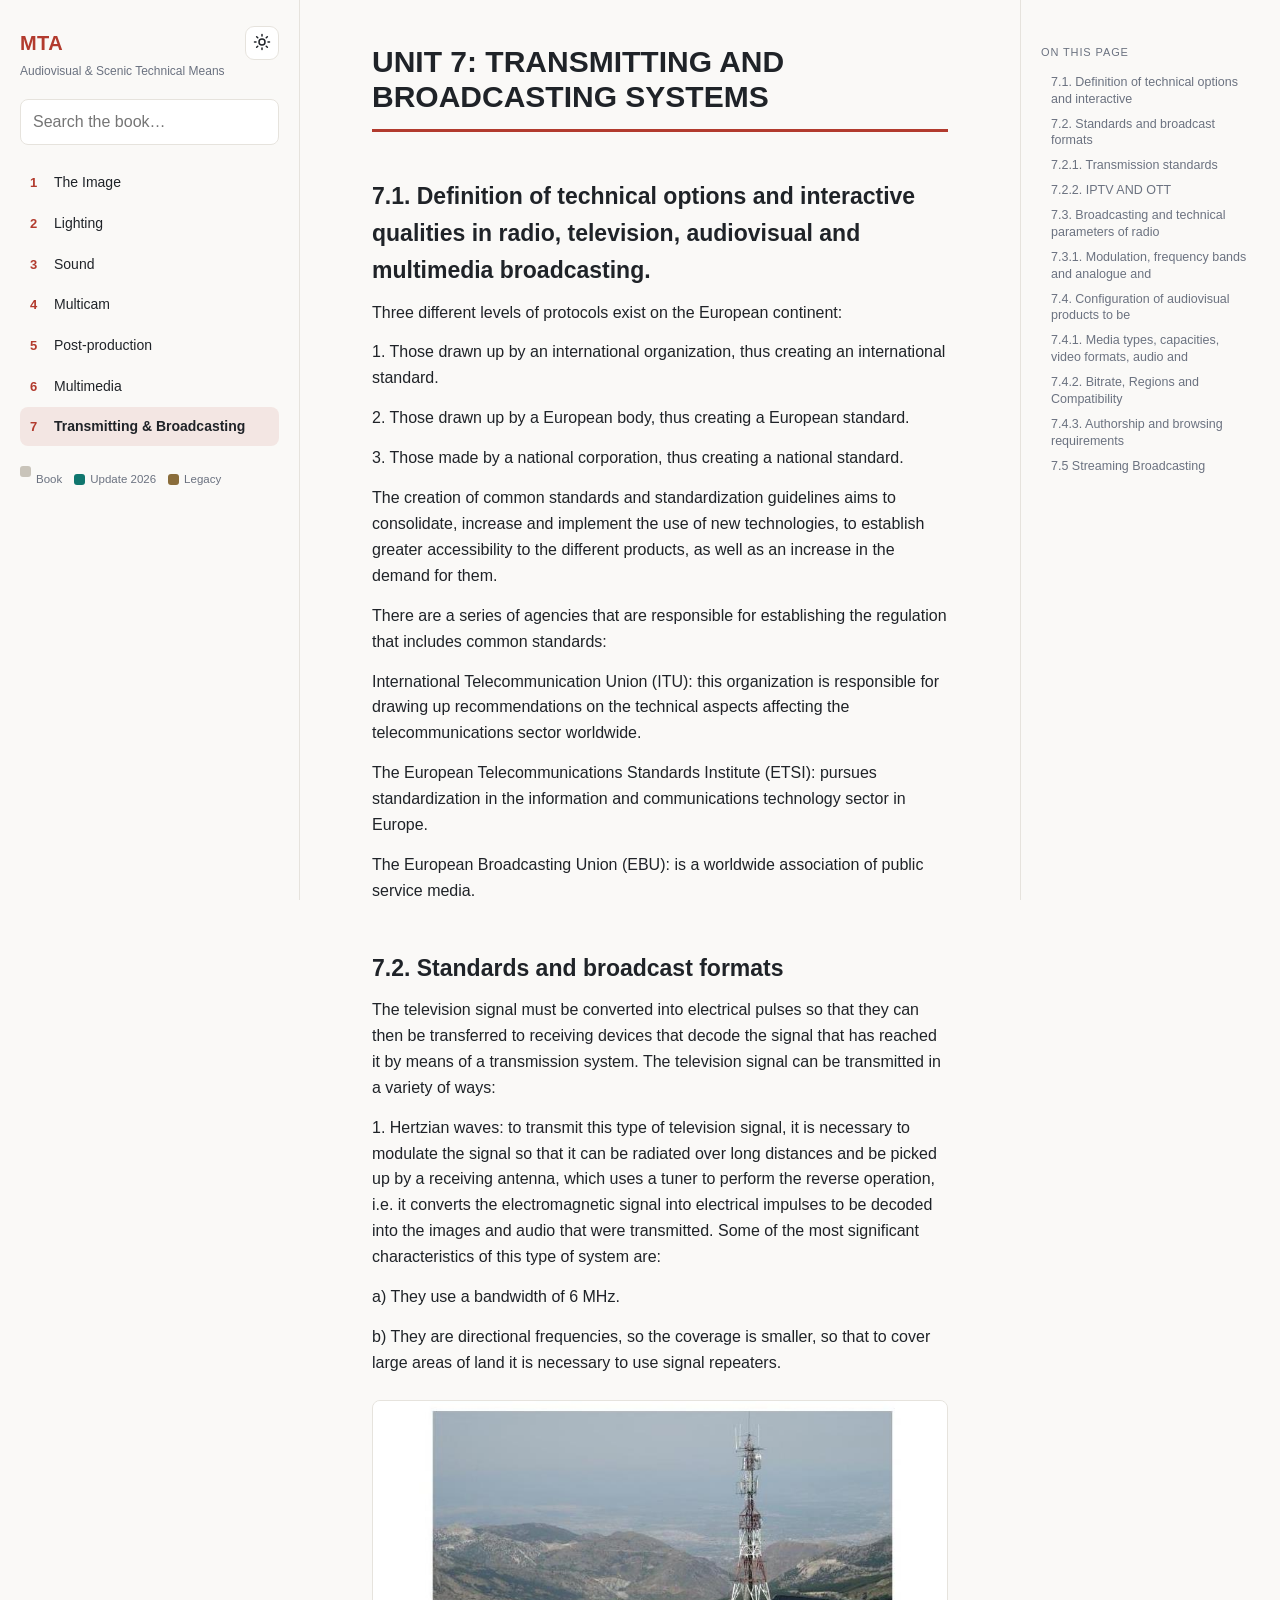
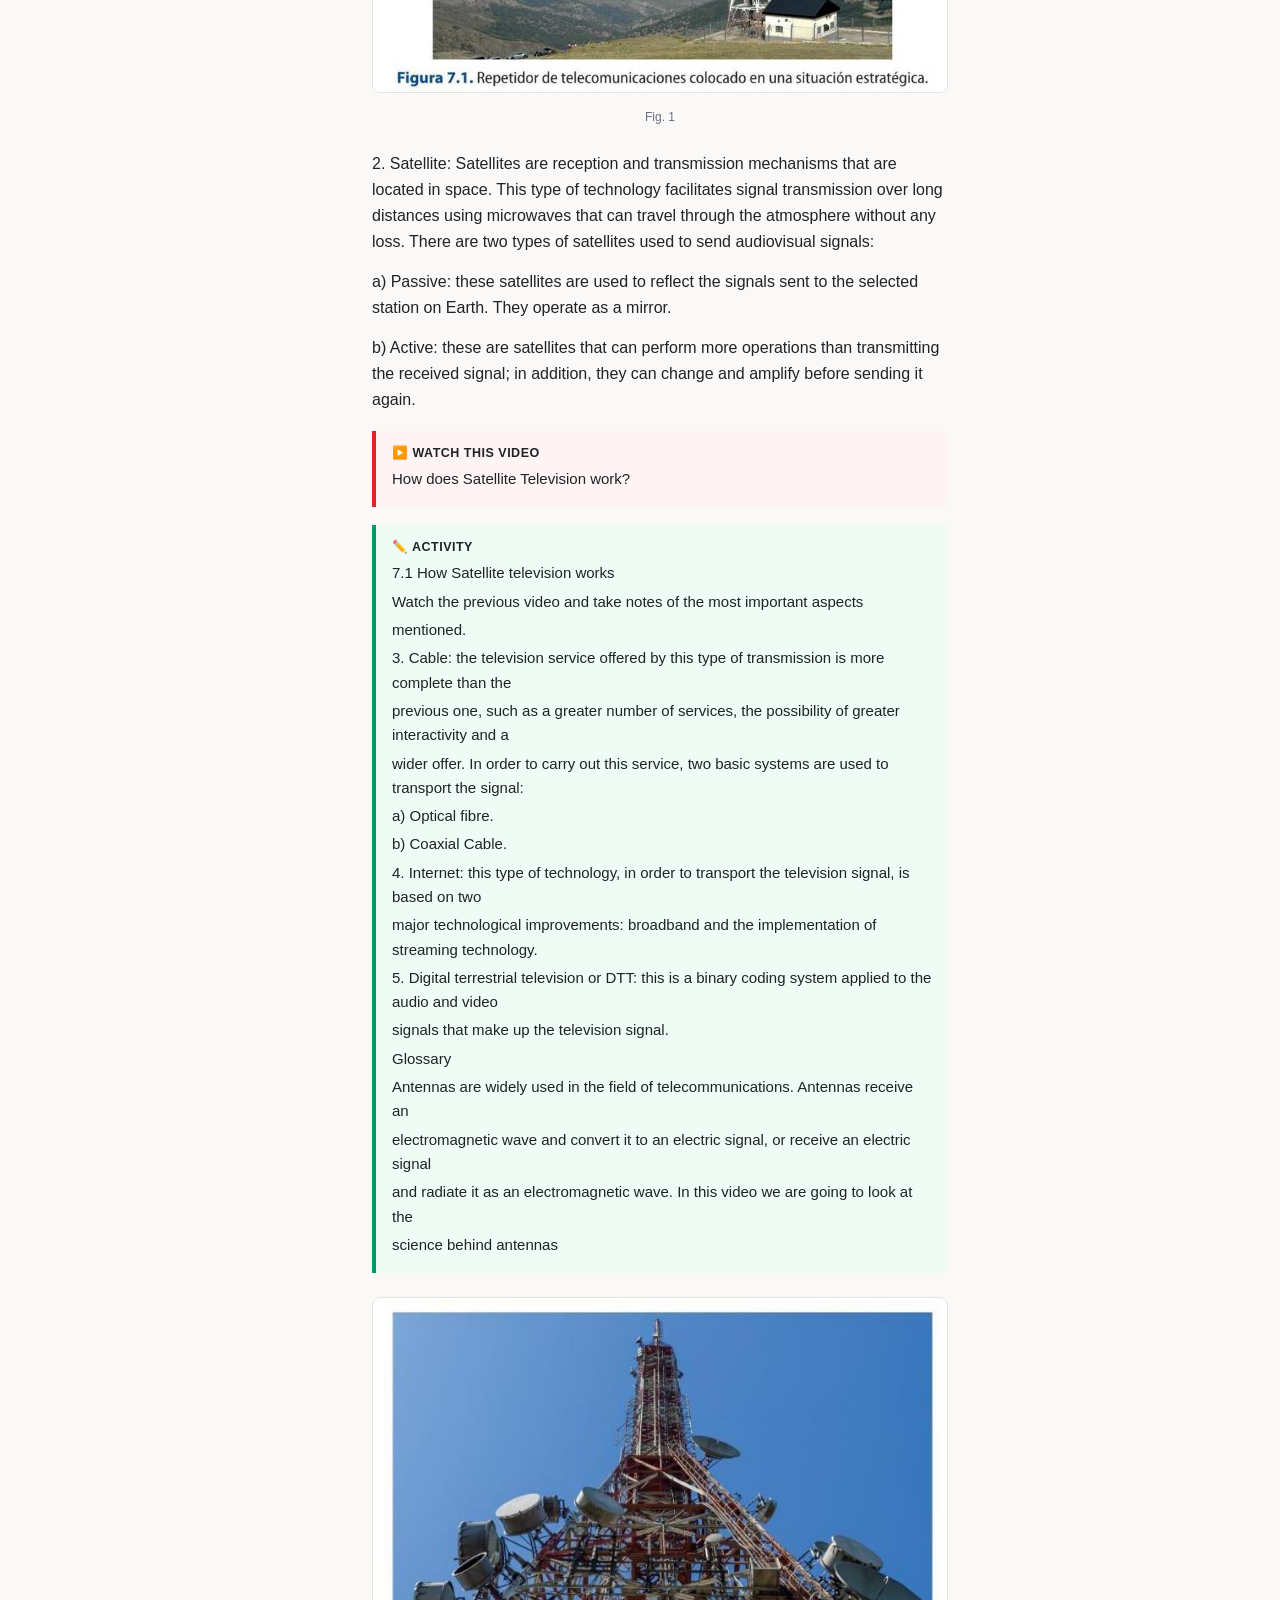
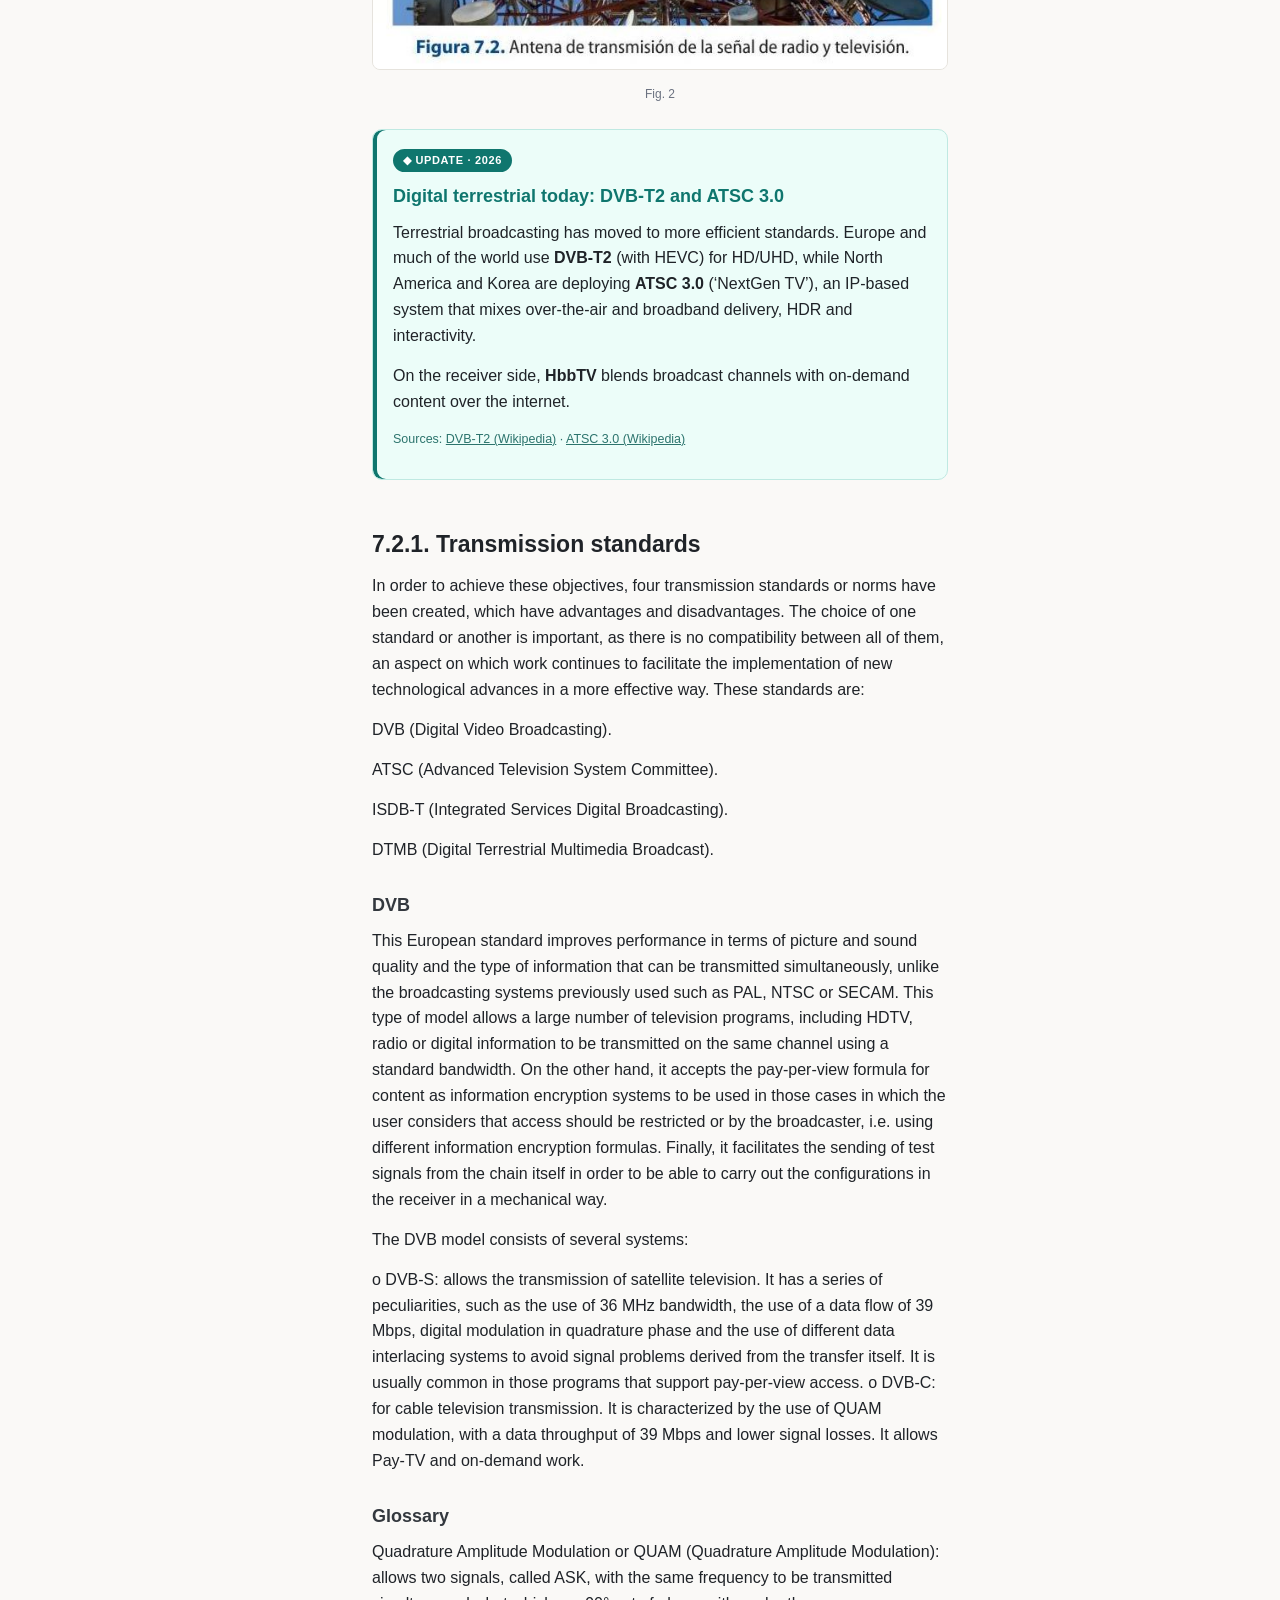
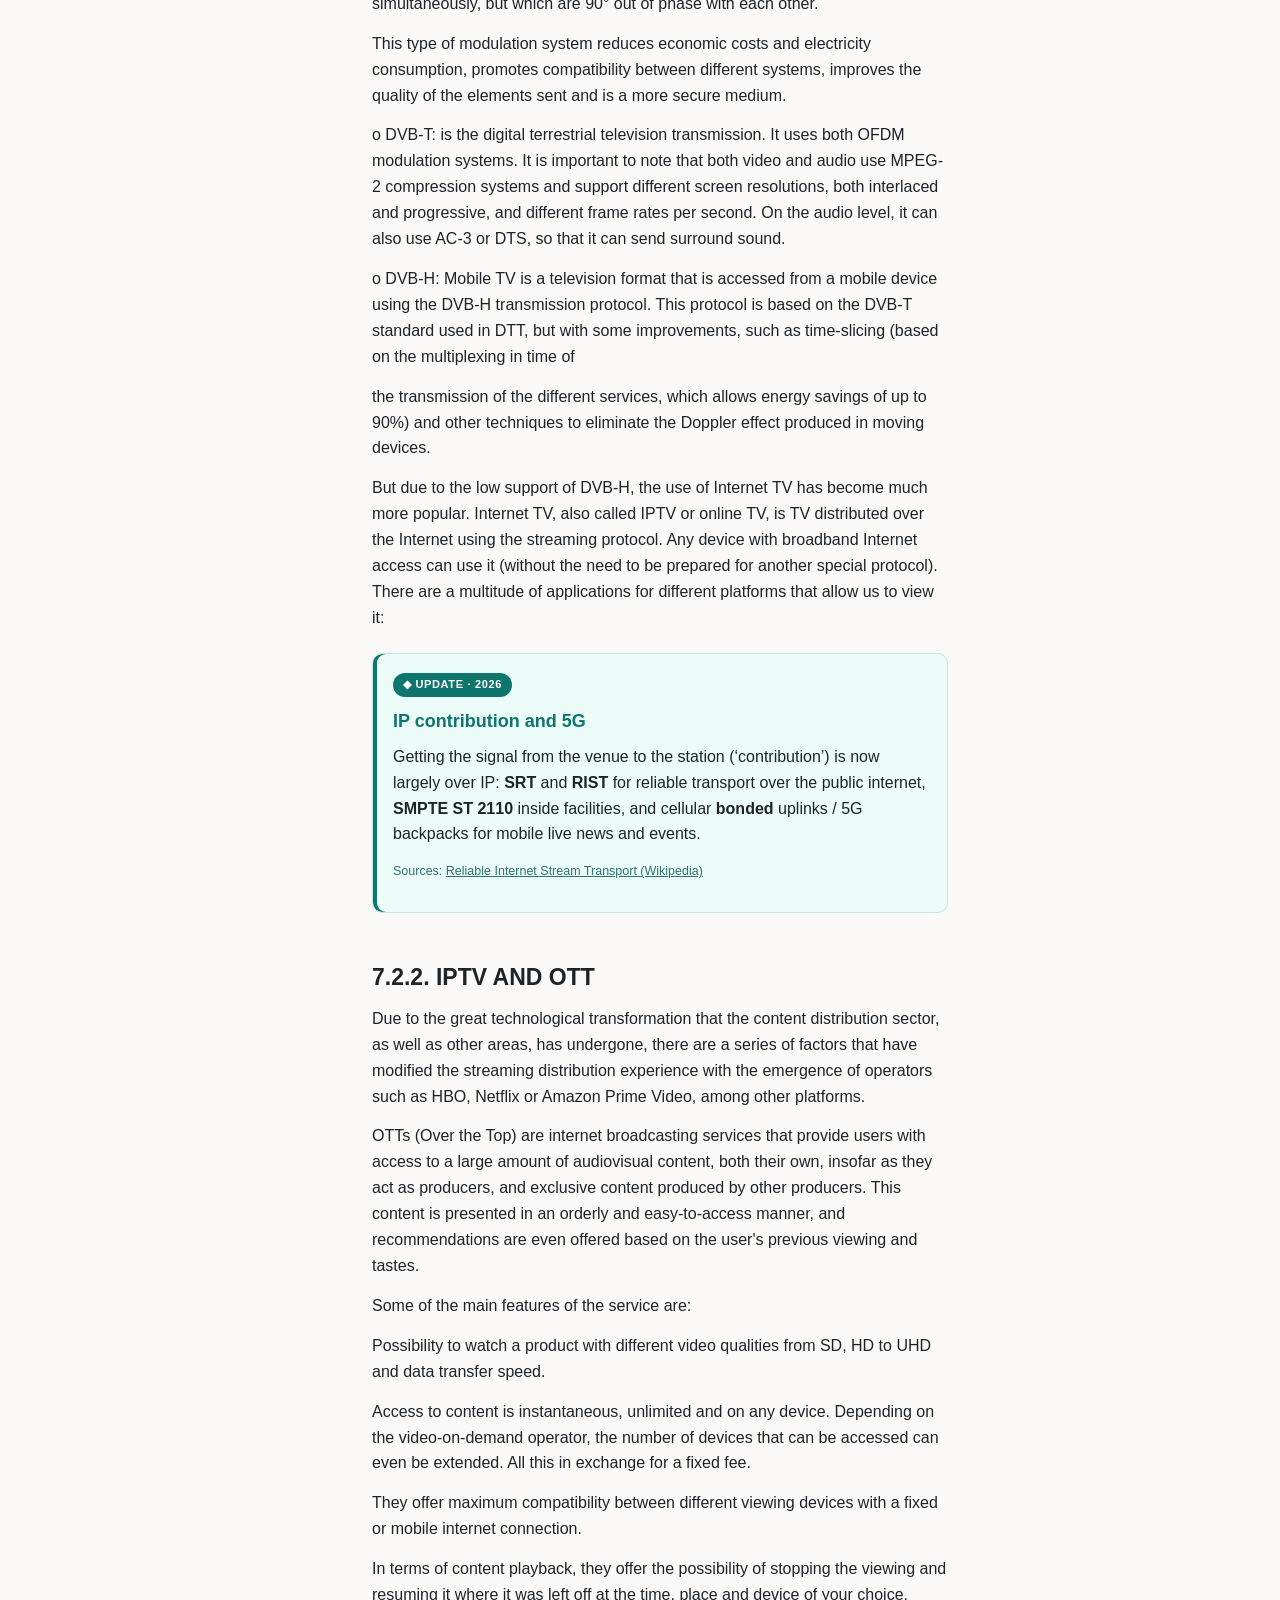
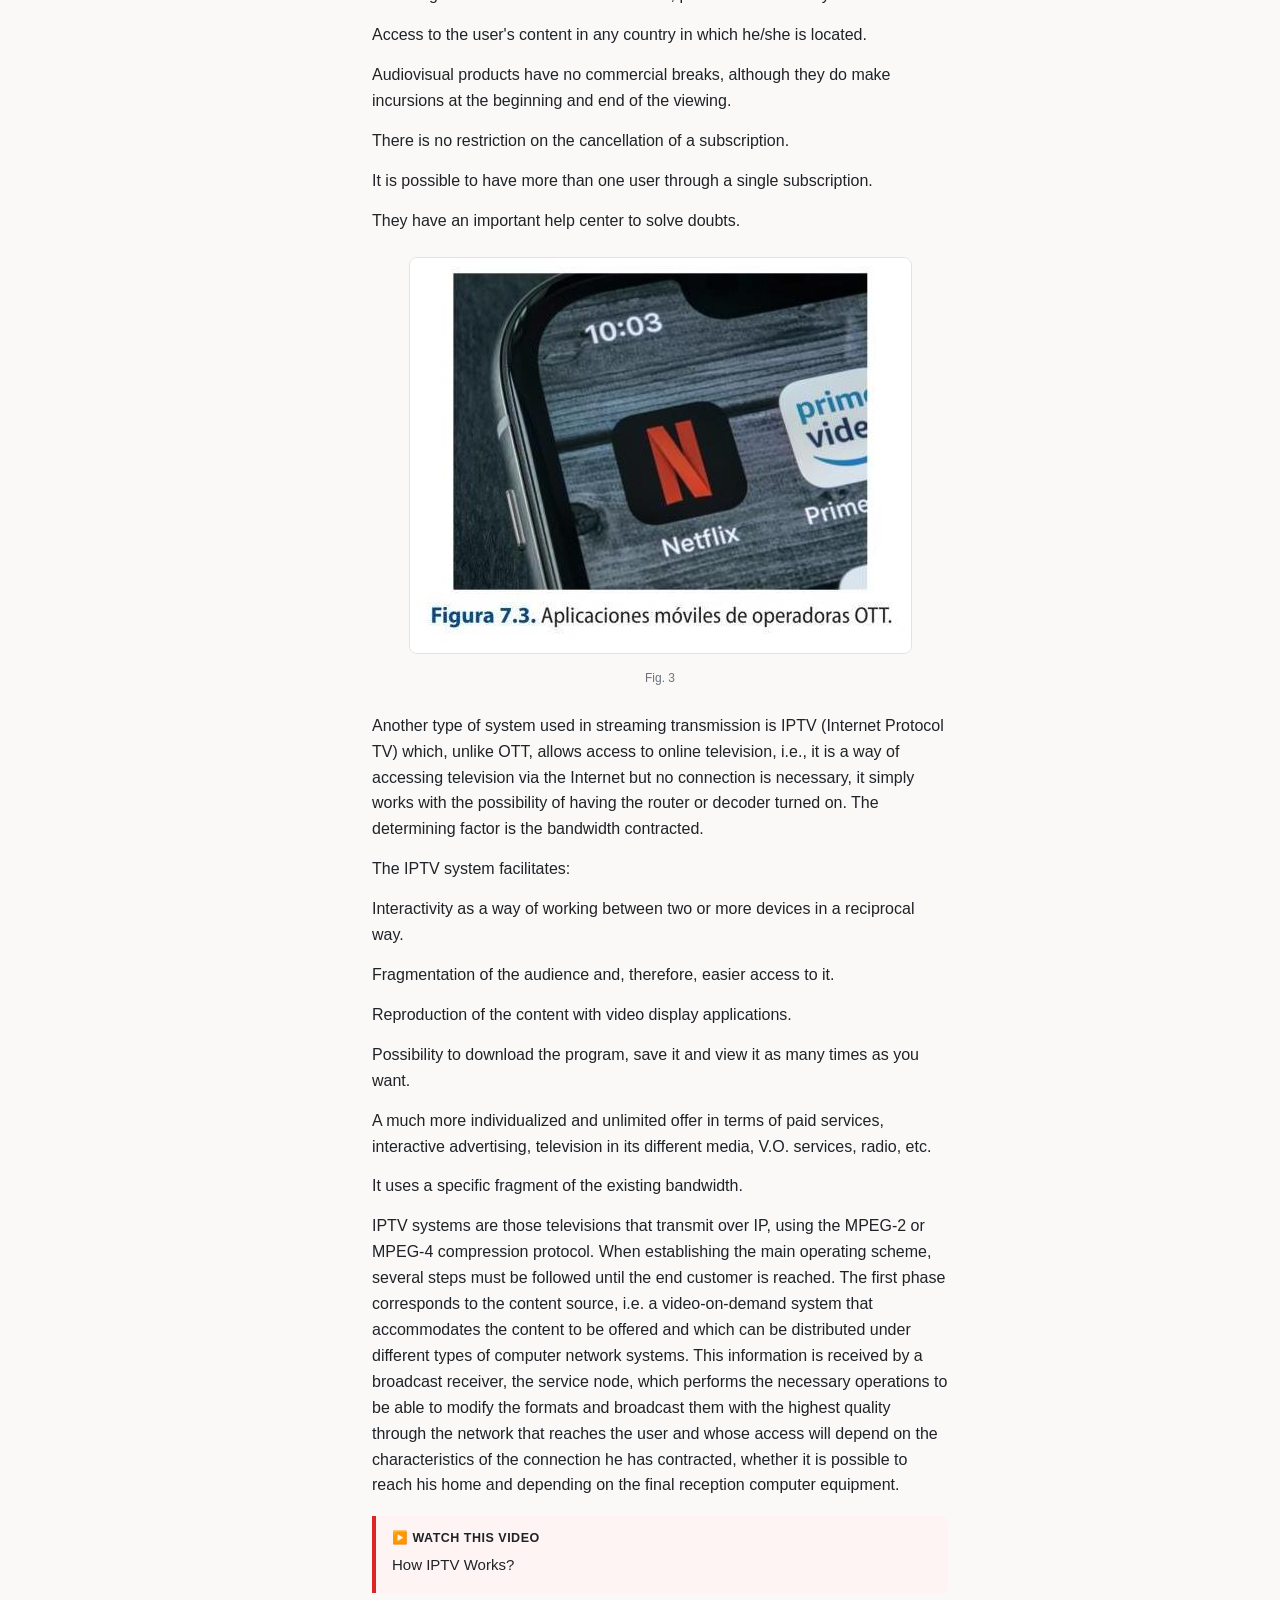
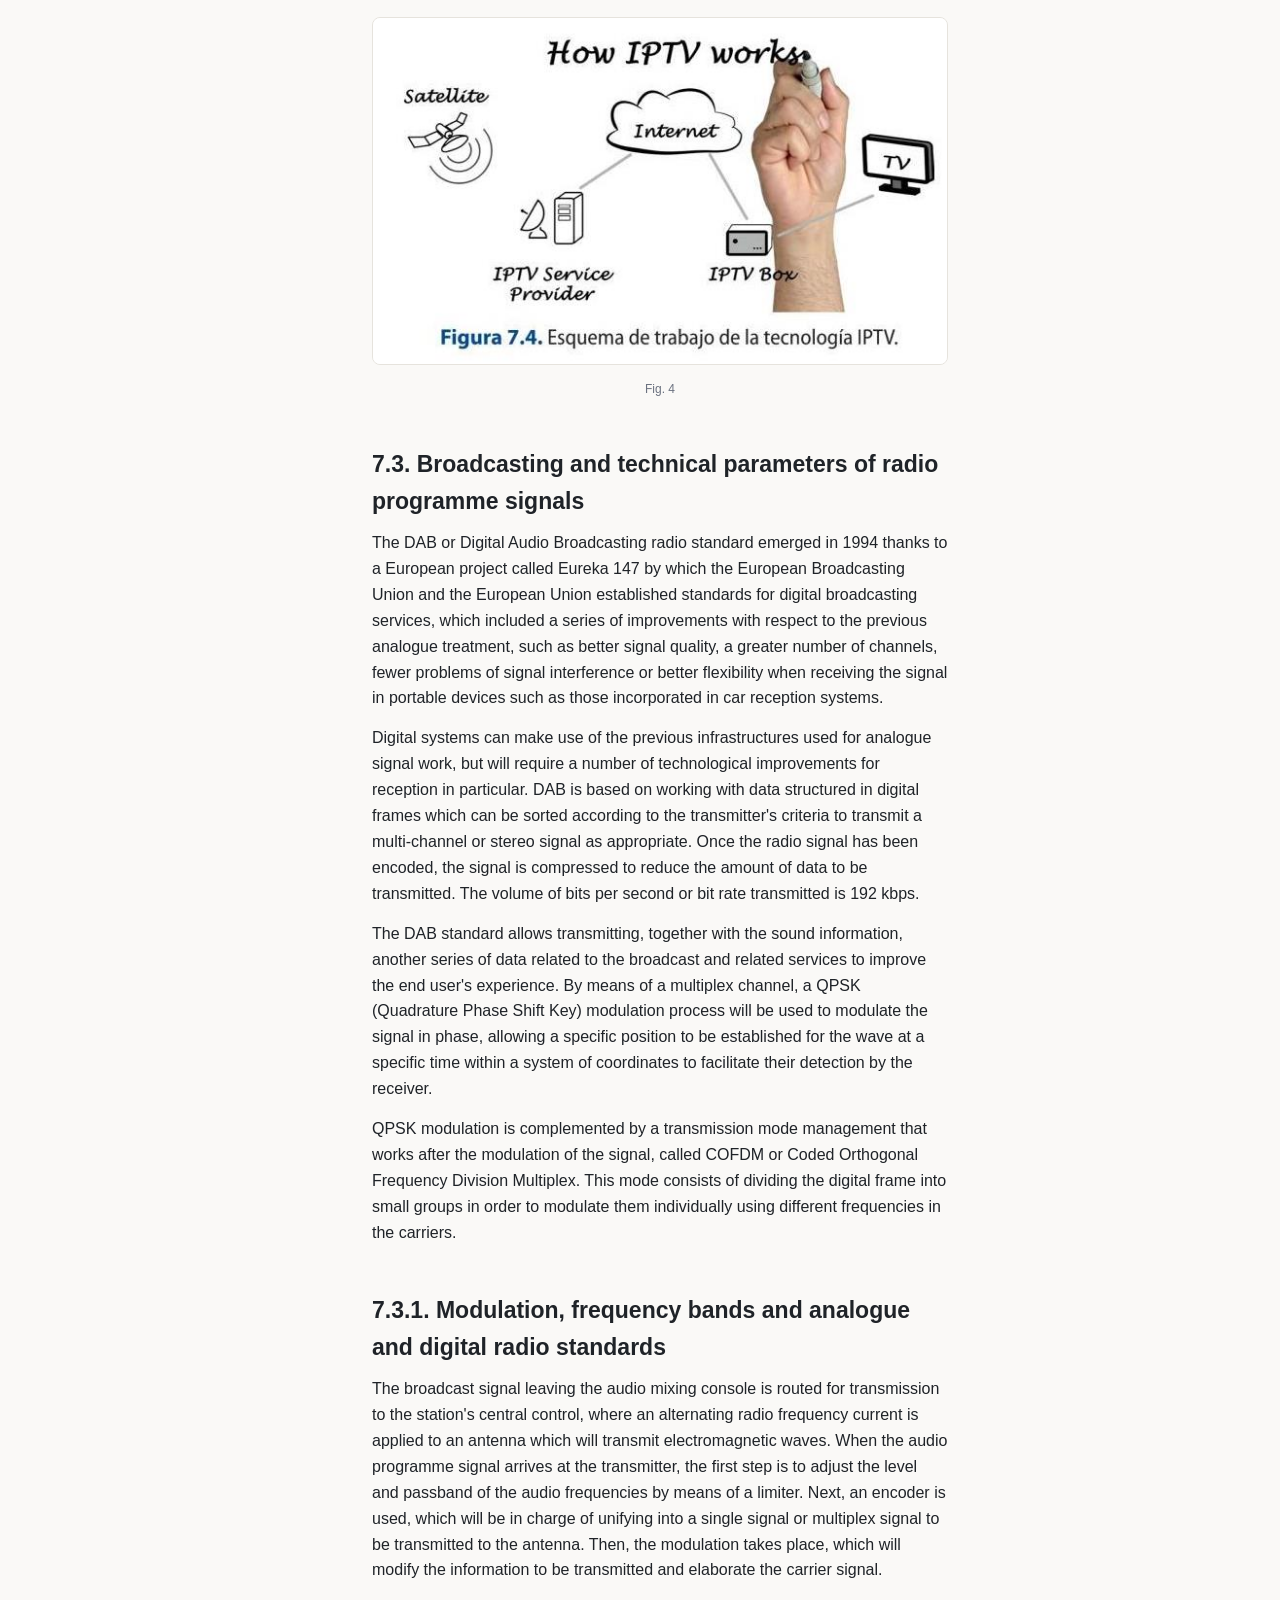
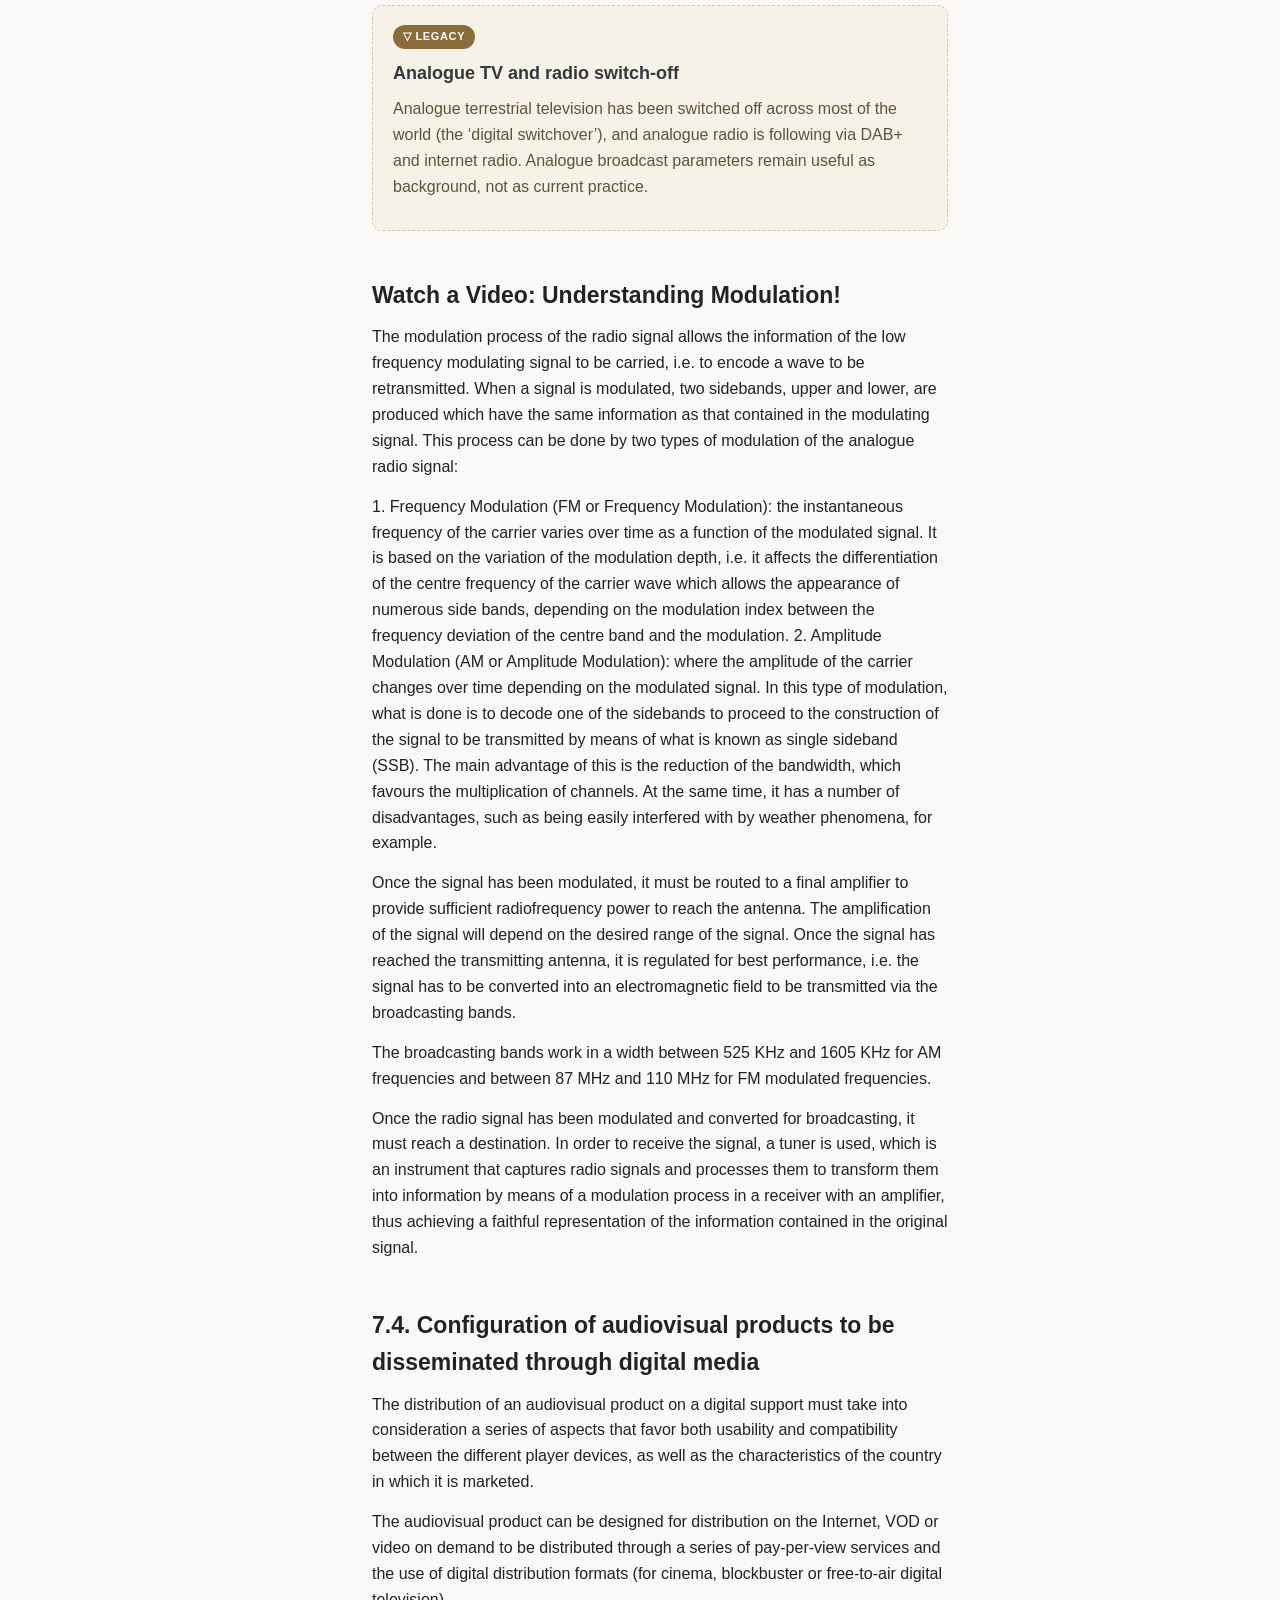
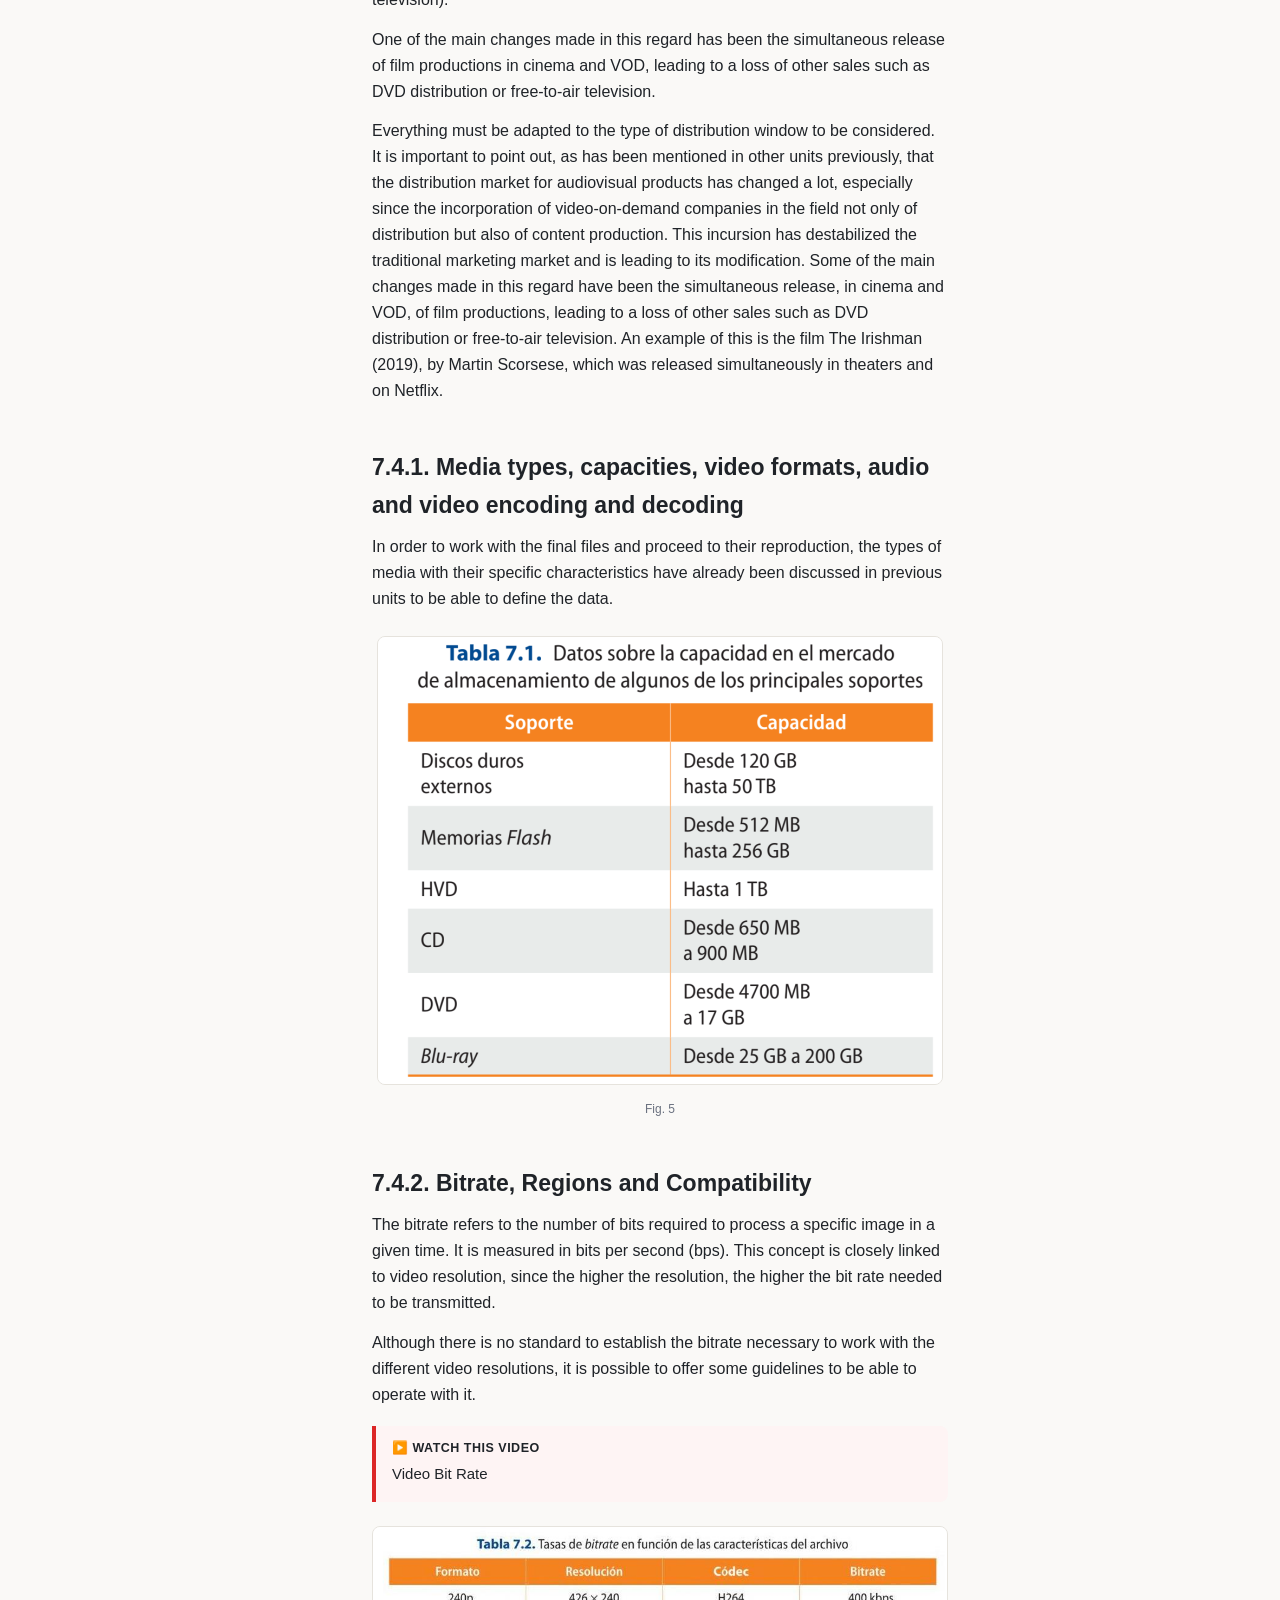
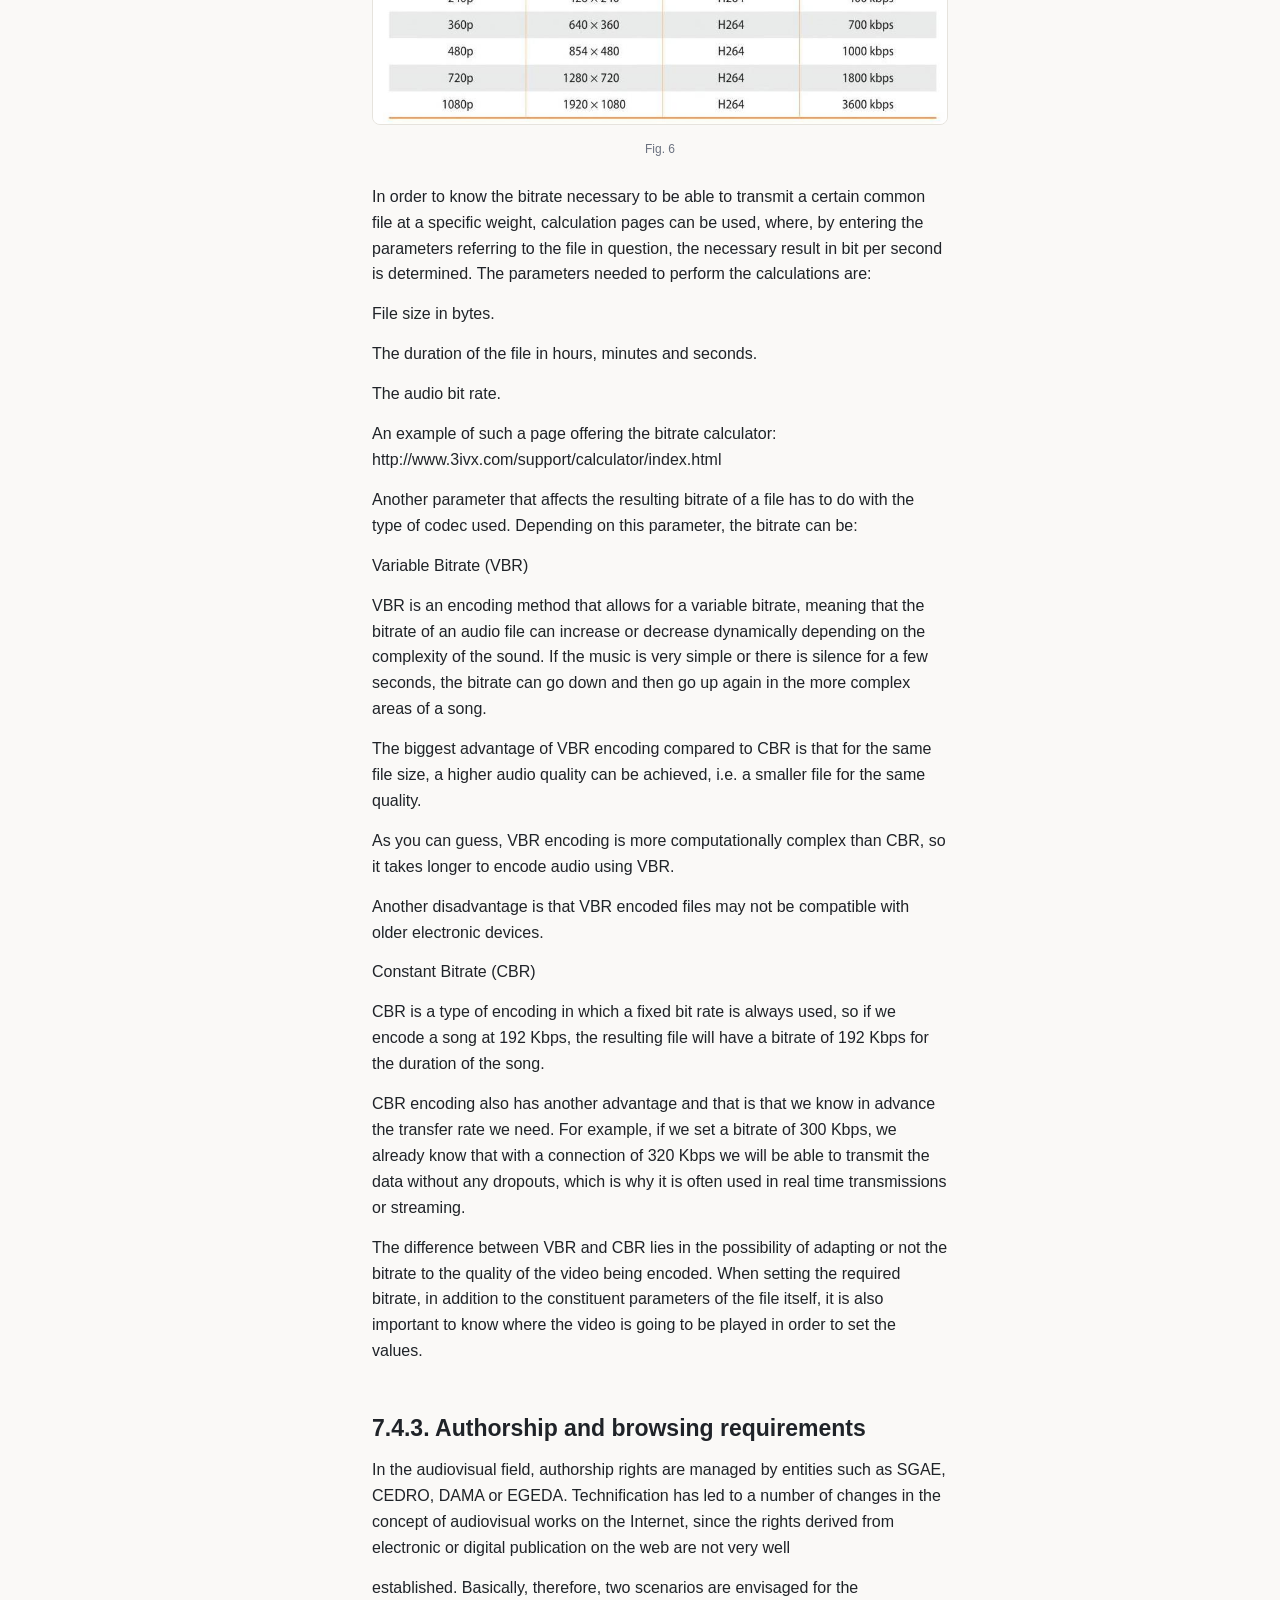
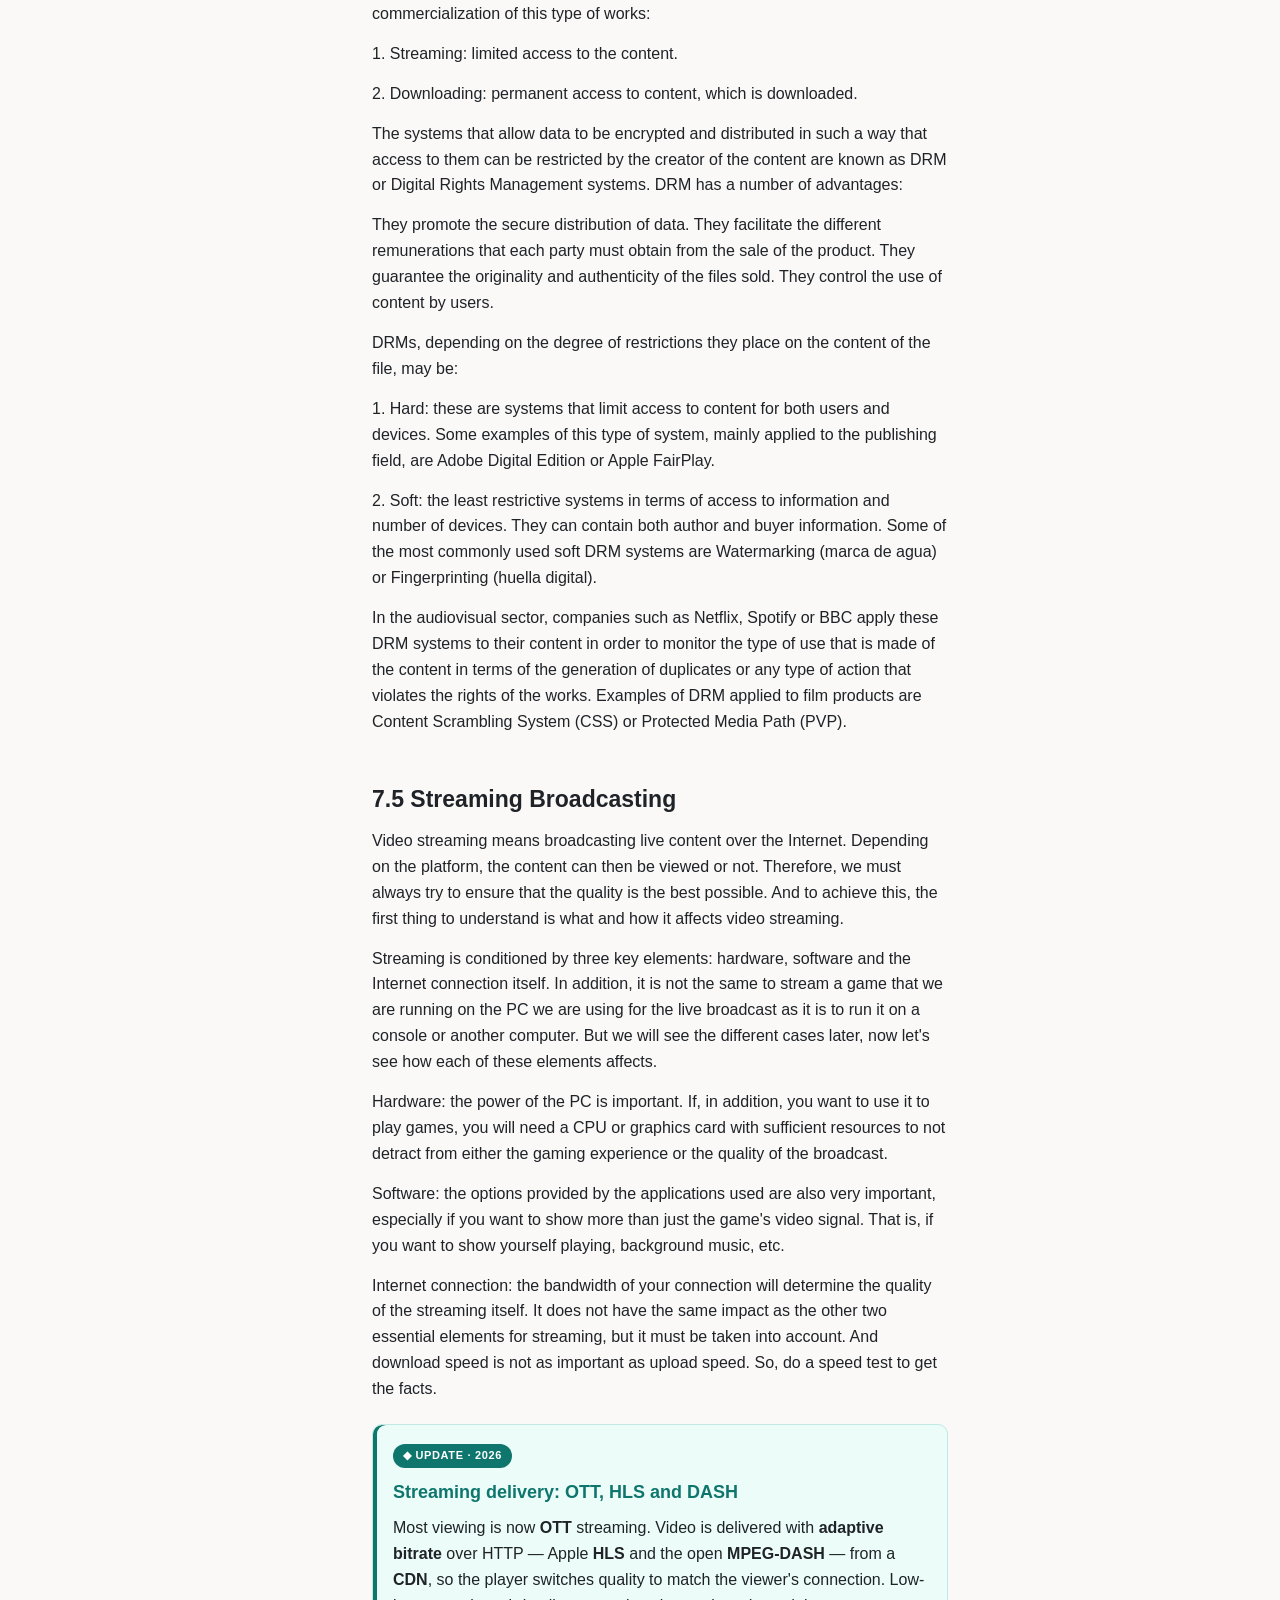
<file: docs/unit7.html>
<!doctype html><html lang="en"><head>
<meta charset="utf-8"><meta name="viewport" content="width=device-width,initial-scale=1">
<title>UNIT 7: TRANSMITTING AND BROADCASTING SYSTEMS — MTA</title>
<script>(function(){try{var t=localStorage.getItem('mta-theme');if(!t)t=matchMedia('(prefers-color-scheme: dark)').matches?'dark':'light';document.documentElement.setAttribute('data-theme',t);}catch(e){}})();</script>
<link rel="stylesheet" href="assets/style.css">
</head><body>
<div class="wrap has-onpage">
<aside class="side">
  <div class="side-head">
    <a class="brand" href="index.html">MTA</a>
    <button id="theme-toggle" class="theme-toggle" aria-label="Light / dark"><span id="theme-icon"></span></button>
  </div>
  <div class="book">Audiovisual &amp; Scenic Technical Means</div>
  <div class="search"><input id="q" type="search" placeholder="Search the book…" autocomplete="off"><div id="results"></div></div>
  <nav class="units"><a href="unit1.html"><b>1</b> The Image</a>
<a href="unit2.html"><b>2</b> Lighting</a>
<a href="unit3.html"><b>3</b> Sound</a>
<a href="unit4.html"><b>4</b> Multicam</a>
<a href="unit5.html"><b>5</b> Post-production</a>
<a href="unit6.html"><b>6</b> Multimedia</a>
<a href="unit7.html" class="active"><b>7</b> Transmitting &amp; Broadcasting</a></nav>
  <div class="legend">
    <span><i class="dot book"></i>Book</span>
    <span><i class="dot upd"></i>Update 2026</span>
    <span><i class="dot leg"></i>Legacy</span>
  </div>
  <button id="editToggle" class="edit-toggle">✎ Edit photos</button>
</aside>
<main><h1>UNIT 7: TRANSMITTING AND BROADCASTING SYSTEMS</h1>
<h2 id="7-1-definition-of-technical-options-and-interact">7.1. Definition of technical options and interactive qualities in radio, television, audiovisual and multimedia broadcasting.</h2>
<p>Three different levels of protocols exist on the European continent:</p>
<p>1. Those drawn up by an international organization, thus creating an international standard.</p>
<p>2. Those drawn up by a European body, thus creating a European standard.</p>
<p>3. Those made by a national corporation, thus creating a national standard.</p>
<p>The creation of common standards and standardization guidelines aims to consolidate, increase and implement the use of new technologies, to establish greater accessibility to the different products, as well as an increase in the demand for them.</p>
<p>There are a series of agencies that are responsible for establishing the regulation that includes common standards:</p>
<p>International Telecommunication Union (ITU): this organization is responsible for drawing up recommendations on the technical aspects affecting the telecommunications sector worldwide.</p>
<p>The European Telecommunications Standards Institute (ETSI): pursues standardization in the information and communications technology sector in Europe.</p>
<p>The European Broadcasting Union (EBU): is a worldwide association of public service media.</p>
<h2 id="7-2-standards-and-broadcast-formats">7.2. Standards and broadcast formats</h2>
<p>The television signal must be converted into electrical pulses so that they can then be transferred to receiving devices that decode the signal that has reached it by means of a transmission system. The television signal can be transmitted in a variety of ways:</p>
<p>1. Hertzian waves: to transmit this type of television signal, it is necessary to modulate the signal so that it can be radiated over long distances and be picked up by a receiving antenna, which uses a tuner to perform the reverse operation, i.e. it converts the electromagnetic signal into electrical impulses to be decoded into the images and audio that were transmitted. Some of the most significant characteristics of this type of system are:</p>
<p>a) They use a bandwidth of 6 MHz.</p>
<p>b) They are directional frequencies, so the coverage is smaller, so that to cover large areas of land it is necessary to use signal repeaters.</p>
<figure data-fig="1"><img loading="lazy" src="img/unit7/unit7_26023dbf1b.jpeg" alt=""><figcaption><span>Fig. 1</span><button class="swap" data-fig="1">swap image</button></figcaption></figure>
<p>2. Satellite: Satellites are reception and transmission mechanisms that are located in space. This type of technology facilitates signal transmission over long distances using microwaves that can travel through the atmosphere without any loss. There are two types of satellites used to send audiovisual signals:</p>
<p>a) Passive: these satellites are used to reflect the signals sent to the selected station on Earth. They operate as a mirror.</p>
<p>b) Active: these are satellites that can perform more operations than transmitting the received signal; in addition, they can change and amplify before sending it again.</p>
<div class="callout video"><div class="callout-h">▶️ Watch this video</div><p>How does Satellite Television work?</p></div>
<div class="callout activity"><div class="callout-h">✏️ Activity</div><p>7.1 How Satellite television works</p><p>Watch the previous video and take notes of the most important aspects</p><p>mentioned.</p><p>3. Cable: the television service offered by this type of transmission is more complete than the</p><p>previous one, such as a greater number of services, the possibility of greater interactivity and a</p><p>wider offer. In order to carry out this service, two basic systems are used to transport the signal:</p><p>a) Optical fibre.</p><p>b) Coaxial Cable.</p><p>4. Internet: this type of technology, in order to transport the television signal, is based on two</p><p>major technological improvements: broadband and the implementation of streaming technology.</p><p>5. Digital terrestrial television or DTT: this is a binary coding system applied to the audio and video</p><p>signals that make up the television signal.</p><p>Glossary</p><p>Antennas are widely used in the field of telecommunications. Antennas receive an</p><p>electromagnetic wave and convert it to an electric signal, or receive an electric signal</p><p>and radiate it as an electromagnetic wave. In this video we are going to look at the</p><p>science behind antennas</p></div>
<figure data-fig="2"><img loading="lazy" src="img/unit7/unit7_c71ef8be9c.jpeg" alt=""><figcaption><span>Fig. 2</span><button class="swap" data-fig="2">swap image</button></figcaption></figure>
<div class="block update">
<div class="block-tag">◆ Update · 2026</div>
<h3>Digital terrestrial today: DVB-T2 and ATSC 3.0</h3>
<p>Terrestrial broadcasting has moved to more efficient standards. Europe and much of the world use <b>DVB-T2</b> (with HEVC) for HD/UHD, while North America and Korea are deploying <b>ATSC&nbsp;3.0</b> (&lsquo;NextGen TV&rsquo;), an IP-based system that mixes over-the-air and broadband delivery, HDR and interactivity.</p>
<p>On the receiver side, <b>HbbTV</b> blends broadcast channels with on-demand content over the internet.</p>
<p class="sources">Sources: <a href="https://en.wikipedia.org/wiki/DVB-T2" target="_blank" rel="noopener">DVB-T2 (Wikipedia)</a> · <a href="https://en.wikipedia.org/wiki/ATSC_3.0" target="_blank" rel="noopener">ATSC 3.0 (Wikipedia)</a></p>
</div>
<h2 id="7-2-1-transmission-standards">7.2.1. Transmission standards</h2>
<p>In order to achieve these objectives, four transmission standards or norms have been created, which have advantages and disadvantages. The choice of one standard or another is important, as there is no compatibility between all of them, an aspect on which work continues to facilitate the implementation of new technological advances in a more effective way. These standards are:</p>
<p>DVB (Digital Video Broadcasting).</p>
<p>ATSC (Advanced Television System Committee).</p>
<p>ISDB-T (Integrated Services Digital Broadcasting).</p>
<p>DTMB (Digital Terrestrial Multimedia Broadcast).</p>
<h3 id="dvb">DVB</h3>
<p>This European standard improves performance in terms of picture and sound quality and the type of information that can be transmitted simultaneously, unlike the broadcasting systems previously used such as PAL, NTSC or SECAM. This type of model allows a large number of television programs, including HDTV, radio or digital information to be transmitted on the same channel using a standard bandwidth. On the other hand, it accepts the pay-per-view formula for content as information encryption systems to be used in those cases in which the user considers that access should be restricted or by the broadcaster, i.e. using different information encryption formulas. Finally, it facilitates the sending of test signals from the chain itself in order to be able to carry out the configurations in the receiver in a mechanical way.</p>
<p>The DVB model consists of several systems:</p>
<p>o DVB-S: allows the transmission of satellite television. It has a series of peculiarities, such as the use of 36 MHz bandwidth, the use of a data flow of 39 Mbps, digital modulation in quadrature phase and the use of different data interlacing systems to avoid signal problems derived from the transfer itself. It is usually common in those programs that support pay-per-view access. o DVB-C: for cable television transmission. It is characterized by the use of QUAM modulation, with a data throughput of 39 Mbps and lower signal losses. It allows Pay-TV and on-demand work.</p>
<h3 id="glossary">Glossary</h3>
<p>Quadrature Amplitude Modulation or QUAM (Quadrature Amplitude Modulation): allows two signals, called ASK, with the same frequency to be transmitted simultaneously, but which are 90° out of phase with each other.</p>
<p>This type of modulation system reduces economic costs and electricity consumption, promotes compatibility between different systems, improves the quality of the elements sent and is a more secure medium.</p>
<p>o DVB-T: is the digital terrestrial television transmission. It uses both OFDM modulation systems. It is important to note that both video and audio use MPEG-2 compression systems and support different screen resolutions, both interlaced and progressive, and different frame rates per second. On the audio level, it can also use AC-3 or DTS, so that it can send surround sound.</p>
<p>o DVB-H: Mobile TV is a television format that is accessed from a mobile device using the DVB-H transmission protocol. This protocol is based on the DVB-T standard used in DTT, but with some improvements, such as time-slicing (based on the multiplexing in time of</p>
<p>the transmission of the different services, which allows energy savings of up to 90%) and other techniques to eliminate the Doppler effect produced in moving devices.</p>
<p>But due to the low support of DVB-H, the use of Internet TV has become much more popular. Internet TV, also called IPTV or online TV, is TV distributed over the Internet using the streaming protocol. Any device with broadband Internet access can use it (without the need to be prepared for another special protocol). There are a multitude of applications for different platforms that allow us to view it:</p>
<div class="block update">
<div class="block-tag">◆ Update · 2026</div>
<h3>IP contribution and 5G</h3>
<p>Getting the signal from the venue to the station (&lsquo;contribution&rsquo;) is now largely over IP: <b>SRT</b> and <b>RIST</b> for reliable transport over the public internet, <b>SMPTE ST&nbsp;2110</b> inside facilities, and cellular <b>bonded</b> uplinks / 5G backpacks for mobile live news and events.</p>
<p class="sources">Sources: <a href="https://en.wikipedia.org/wiki/Reliable_Internet_Stream_Transport" target="_blank" rel="noopener">Reliable Internet Stream Transport (Wikipedia)</a></p>
</div>
<h2 id="7-2-2-iptv-and-ott">7.2.2. IPTV AND OTT</h2>
<p>Due to the great technological transformation that the content distribution sector, as well as other areas, has undergone, there are a series of factors that have modified the streaming distribution experience with the emergence of operators such as HBO, Netflix or Amazon Prime Video, among other platforms.</p>
<p>OTTs (Over the Top) are internet broadcasting services that provide users with access to a large amount of audiovisual content, both their own, insofar as they act as producers, and exclusive content produced by other producers. This content is presented in an orderly and easy-to-access manner, and recommendations are even offered based on the user&#x27;s previous viewing and tastes.</p>
<p>Some of the main features of the service are:</p>
<p>Possibility to watch a product with different video qualities from SD, HD to UHD and data transfer speed.</p>
<p>Access to content is instantaneous, unlimited and on any device. Depending on the video-on-demand operator, the number of devices that can be accessed can even be extended. All this in exchange for a fixed fee.</p>
<p>They offer maximum compatibility between different viewing devices with a fixed or mobile internet connection.</p>
<p>In terms of content playback, they offer the possibility of stopping the viewing and resuming it where it was left off at the time, place and device of your choice.</p>
<p>Access to the user&#x27;s content in any country in which he/she is located.</p>
<p>Audiovisual products have no commercial breaks, although they do make incursions at the beginning and end of the viewing.</p>
<p>There is no restriction on the cancellation of a subscription.</p>
<p>It is possible to have more than one user through a single subscription.</p>
<p>They have an important help center to solve doubts.</p>
<figure data-fig="3"><img loading="lazy" src="img/unit7/unit7_73426f3509.jpeg" alt=""><figcaption><span>Fig. 3</span><button class="swap" data-fig="3">swap image</button></figcaption></figure>
<p>Another type of system used in streaming transmission is IPTV (Internet Protocol TV) which, unlike OTT, allows access to online television, i.e., it is a way of accessing television via the Internet but no connection is necessary, it simply works with the possibility of having the router or decoder turned on. The determining factor is the bandwidth contracted.</p>
<p>The IPTV system facilitates:</p>
<p>Interactivity as a way of working between two or more devices in a reciprocal way.</p>
<p>Fragmentation of the audience and, therefore, easier access to it.</p>
<p>Reproduction of the content with video display applications.</p>
<p>Possibility to download the program, save it and view it as many times as you want.</p>
<p>A much more individualized and unlimited offer in terms of paid services, interactive advertising, television in its different media, V.O. services, radio, etc.</p>
<p>It uses a specific fragment of the existing bandwidth.</p>
<p>IPTV systems are those televisions that transmit over IP, using the MPEG-2 or MPEG-4 compression protocol. When establishing the main operating scheme, several steps must be followed until the end customer is reached. The first phase corresponds to the content source, i.e. a video-on-demand system that accommodates the content to be offered and which can be distributed under different types of computer network systems. This information is received by a broadcast receiver, the service node, which performs the necessary operations to be able to modify the formats and broadcast them with the highest quality through the network that reaches the user and whose access will depend on the characteristics of the connection he has contracted, whether it is possible to reach his home and depending on the final reception computer equipment.</p>
<div class="callout video"><div class="callout-h">▶️ Watch this video</div><p>How IPTV Works?</p></div>
<figure data-fig="4"><img loading="lazy" src="img/unit7/unit7_34bc0635a7.jpeg" alt=""><figcaption><span>Fig. 4</span><button class="swap" data-fig="4">swap image</button></figcaption></figure>
<h2 id="7-3-broadcasting-and-technical-parameters-of-rad">7.3. Broadcasting and technical parameters of radio programme signals</h2>
<p>The DAB or Digital Audio Broadcasting radio standard emerged in 1994 thanks to a European project called Eureka 147 by which the European Broadcasting Union and the European Union established standards for digital broadcasting services, which included a series of improvements with respect to the previous analogue treatment, such as better signal quality, a greater number of channels, fewer problems of signal interference or better flexibility when receiving the signal in portable devices such as those incorporated in car reception systems.</p>
<p>Digital systems can make use of the previous infrastructures used for analogue signal work, but will require a number of technological improvements for reception in particular. DAB is based on working with data structured in digital frames which can be sorted according to the transmitter&#x27;s criteria to transmit a multi-channel or stereo signal as appropriate. Once the radio signal has been encoded, the signal is compressed to reduce the amount of data to be transmitted. The volume of bits per second or bit rate transmitted is 192 kbps.</p>
<p>The DAB standard allows transmitting, together with the sound information, another series of data related to the broadcast and related services to improve the end user&#x27;s experience. By means of a multiplex channel, a QPSK (Quadrature Phase Shift Key) modulation process will be used to modulate the signal in phase, allowing a specific position to be established for the wave at a specific time within a system of coordinates to facilitate their detection by the receiver.</p>
<p>QPSK modulation is complemented by a transmission mode management that works after the modulation of the signal, called COFDM or Coded Orthogonal Frequency Division Multiplex. This mode consists of dividing the digital frame into small groups in order to modulate them individually using different frequencies in the carriers.</p>
<h2 id="7-3-1-modulation-frequency-bands-and-analogue-an">7.3.1. Modulation, frequency bands and analogue and digital radio standards</h2>
<p>The broadcast signal leaving the audio mixing console is routed for transmission to the station&#x27;s central control, where an alternating radio frequency current is applied to an antenna which will transmit electromagnetic waves. When the audio programme signal arrives at the transmitter, the first step is to adjust the level and passband of the audio frequencies by means of a limiter. Next, an encoder is used, which will be in charge of unifying into a single signal or multiplex signal to be transmitted to the antenna. Then, the modulation takes place, which will modify the information to be transmitted and elaborate the carrier signal.</p>
<div class="block legacy">
<div class="block-tag">▽ Legacy</div>
<h3>Analogue TV and radio switch-off</h3>
<p>Analogue terrestrial television has been switched off across most of the world (the &lsquo;digital switchover&rsquo;), and analogue radio is following via DAB+ and internet radio. Analogue broadcast parameters remain useful as background, not as current practice.</p>
</div>
<h2 id="watch-a-video-understanding-modulation">Watch a Video: Understanding Modulation!</h2>
<p>The modulation process of the radio signal allows the information of the low frequency modulating signal to be carried, i.e. to encode a wave to be retransmitted. When a signal is modulated, two sidebands, upper and lower, are produced which have the same information as that contained in the modulating signal. This process can be done by two types of modulation of the analogue radio signal:</p>
<p>1. Frequency Modulation (FM or Frequency Modulation): the instantaneous frequency of the carrier varies over time as a function of the modulated signal. It is based on the variation of the modulation depth, i.e. it affects the differentiation of the centre frequency of the carrier wave which allows the appearance of numerous side bands, depending on the modulation index between the frequency deviation of the centre band and the modulation. 2. Amplitude Modulation (AM or Amplitude Modulation): where the amplitude of the carrier changes over time depending on the modulated signal. In this type of modulation, what is done is to decode one of the sidebands to proceed to the construction of the signal to be transmitted by means of what is known as single sideband (SSB). The main advantage of this is the reduction of the bandwidth, which favours the multiplication of channels. At the same time, it has a number of disadvantages, such as being easily interfered with by weather phenomena, for example.</p>
<p>Once the signal has been modulated, it must be routed to a final amplifier to provide sufficient radiofrequency power to reach the antenna. The amplification of the signal will depend on the desired range of the signal. Once the signal has reached the transmitting antenna, it is regulated for best performance, i.e. the signal has to be converted into an electromagnetic field to be transmitted via the broadcasting bands.</p>
<p>The broadcasting bands work in a width between 525 KHz and 1605 KHz for AM frequencies and between 87 MHz and 110 MHz for FM modulated frequencies.</p>
<p>Once the radio signal has been modulated and converted for broadcasting, it must reach a destination. In order to receive the signal, a tuner is used, which is an instrument that captures radio signals and processes them to transform them into information by means of a modulation process in a receiver with an amplifier, thus achieving a faithful representation of the information contained in the original signal.</p>
<h2 id="7-4-configuration-of-audiovisual-products-to-be">7.4. Configuration of audiovisual products to be disseminated through digital media</h2>
<p>The distribution of an audiovisual product on a digital support must take into consideration a series of aspects that favor both usability and compatibility between the different player devices, as well as the characteristics of the country in which it is marketed.</p>
<p>The audiovisual product can be designed for distribution on the Internet, VOD or video on demand to be distributed through a series of pay-per-view services and the use of digital distribution formats (for cinema, blockbuster or free-to-air digital television).</p>
<p>One of the main changes made in this regard has been the simultaneous release of film productions in cinema and VOD, leading to a loss of other sales such as DVD distribution or free-to-air television.</p>
<p>Everything must be adapted to the type of distribution window to be considered. It is important to point out, as has been mentioned in other units previously, that the distribution market for audiovisual products has changed a lot, especially since the incorporation of video-on-demand companies in the field not only of distribution but also of content production. This incursion has destabilized the traditional marketing market and is leading to its modification. Some of the main changes made in this regard have been the simultaneous release, in cinema and VOD, of film productions, leading to a loss of other sales such as DVD distribution or free-to-air television. An example of this is the film The Irishman (2019), by Martin Scorsese, which was released simultaneously in theaters and on Netflix.</p>
<h2 id="7-4-1-media-types-capacities-video-formats-audio">7.4.1. Media types, capacities, video formats, audio and video encoding and decoding</h2>
<p>In order to work with the final files and proceed to their reproduction, the types of media with their specific characteristics have already been discussed in previous units to be able to define the data.</p>
<figure data-fig="5"><img loading="lazy" src="img/unit7/unit7_bf8a85d4ae.png" alt=""><figcaption><span>Fig. 5</span><button class="swap" data-fig="5">swap image</button></figcaption></figure>
<h2 id="7-4-2-bitrate-regions-and-compatibility">7.4.2. Bitrate, Regions and Compatibility</h2>
<p>The bitrate refers to the number of bits required to process a specific image in a given time. It is measured in bits per second (bps). This concept is closely linked to video resolution, since the higher the resolution, the higher the bit rate needed to be transmitted.</p>
<p>Although there is no standard to establish the bitrate necessary to work with the different video resolutions, it is possible to offer some guidelines to be able to operate with it.</p>
<div class="callout video"><div class="callout-h">▶️ Watch this video</div><p>Video Bit Rate</p></div>
<figure data-fig="6"><img loading="lazy" src="img/unit7/unit7_ef4f6b2454.jpeg" alt=""><figcaption><span>Fig. 6</span><button class="swap" data-fig="6">swap image</button></figcaption></figure>
<p>In order to know the bitrate necessary to be able to transmit a certain common file at a specific weight, calculation pages can be used, where, by entering the parameters referring to the file in question, the necessary result in bit per second is determined. The parameters needed to perform the calculations are:</p>
<p>File size in bytes.</p>
<p>The duration of the file in hours, minutes and seconds.</p>
<p>The audio bit rate.</p>
<p>An example of such a page offering the bitrate calculator: http://www.3ivx.com/support/calculator/index.html</p>
<p>Another parameter that affects the resulting bitrate of a file has to do with the type of codec used. Depending on this parameter, the bitrate can be:</p>
<p>Variable Bitrate (VBR)</p>
<p>VBR is an encoding method that allows for a variable bitrate, meaning that the bitrate of an audio file can increase or decrease dynamically depending on the complexity of the sound. If the music is very simple or there is silence for a few seconds, the bitrate can go down and then go up again in the more complex areas of a song.</p>
<p>The biggest advantage of VBR encoding compared to CBR is that for the same file size, a higher audio quality can be achieved, i.e. a smaller file for the same quality.</p>
<p>As you can guess, VBR encoding is more computationally complex than CBR, so it takes longer to encode audio using VBR.</p>
<p>Another disadvantage is that VBR encoded files may not be compatible with older electronic devices.</p>
<p>Constant Bitrate (CBR)</p>
<p>CBR is a type of encoding in which a fixed bit rate is always used, so if we encode a song at 192 Kbps, the resulting file will have a bitrate of 192 Kbps for the duration of the song.</p>
<p>CBR encoding also has another advantage and that is that we know in advance the transfer rate we need. For example, if we set a bitrate of 300 Kbps, we already know that with a connection of 320 Kbps we will be able to transmit the data without any dropouts, which is why it is often used in real time transmissions or streaming.</p>
<p>The difference between VBR and CBR lies in the possibility of adapting or not the bitrate to the quality of the video being encoded. When setting the required bitrate, in addition to the constituent parameters of the file itself, it is also important to know where the video is going to be played in order to set the values.</p>
<h2 id="7-4-3-authorship-and-browsing-requirements">7.4.3. Authorship and browsing requirements</h2>
<p>In the audiovisual field, authorship rights are managed by entities such as SGAE, CEDRO, DAMA or EGEDA. Technification has led to a number of changes in the concept of audiovisual works on the Internet, since the rights derived from electronic or digital publication on the web are not very well</p>
<p>established. Basically, therefore, two scenarios are envisaged for the commercialization of this type of works:</p>
<p>1. Streaming: limited access to the content.</p>
<p>2. Downloading: permanent access to content, which is downloaded.</p>
<p>The systems that allow data to be encrypted and distributed in such a way that access to them can be restricted by the creator of the content are known as DRM or Digital Rights Management systems. DRM has a number of advantages:</p>
<p>They promote the secure distribution of data. They facilitate the different remunerations that each party must obtain from the sale of the product. They guarantee the originality and authenticity of the files sold. They control the use of content by users.</p>
<p>DRMs, depending on the degree of restrictions they place on the content of the file, may be:</p>
<p>1. Hard: these are systems that limit access to content for both users and devices. Some examples of this type of system, mainly applied to the publishing field, are Adobe Digital Edition or Apple FairPlay.</p>
<p>2. Soft: the least restrictive systems in terms of access to information and number of devices. They can contain both author and buyer information. Some of the most commonly used soft DRM systems are Watermarking (marca de agua) or Fingerprinting (huella digital).</p>
<p>In the audiovisual sector, companies such as Netflix, Spotify or BBC apply these DRM systems to their content in order to monitor the type of use that is made of the content in terms of the generation of duplicates or any type of action that violates the rights of the works. Examples of DRM applied to film products are Content Scrambling System (CSS) or Protected Media Path (PVP).</p>
<h2 id="7-5-streaming-broadcasting">7.5 Streaming Broadcasting</h2>
<p>Video streaming means broadcasting live content over the Internet. Depending on the platform, the content can then be viewed or not. Therefore, we must always try to ensure that the quality is the best possible. And to achieve this, the first thing to understand is what and how it affects video streaming.</p>
<p>Streaming is conditioned by three key elements: hardware, software and the Internet connection itself. In addition, it is not the same to stream a game that we are running on the PC we are using for the live broadcast as it is to run it on a console or another computer. But we will see the different cases later, now let&#x27;s see how each of these elements affects.</p>
<p>Hardware: the power of the PC is important. If, in addition, you want to use it to play games, you will need a CPU or graphics card with sufficient resources to not detract from either the gaming experience or the quality of the broadcast.</p>
<p>Software: the options provided by the applications used are also very important, especially if you want to show more than just the game&#x27;s video signal. That is, if you want to show yourself playing, background music, etc.</p>
<p>Internet connection: the bandwidth of your connection will determine the quality of the streaming itself. It does not have the same impact as the other two essential elements for streaming, but it must be taken into account. And download speed is not as important as upload speed. So, do a speed test to get the facts.</p>
<div class="block update">
<div class="block-tag">◆ Update · 2026</div>
<h3>Streaming delivery: OTT, HLS and DASH</h3>
<p>Most viewing is now <b>OTT</b> streaming. Video is delivered with <b>adaptive bitrate</b> over HTTP &mdash; Apple <b>HLS</b> and the open <b>MPEG-DASH</b> &mdash; from a <b>CDN</b>, so the player switches quality to match the viewer's connection. Low-latency variants bring live streaming close to broadcast delay.</p>
<p class="sources">Sources: <a href="https://en.wikipedia.org/wiki/HTTP_Live_Streaming" target="_blank" rel="noopener">HTTP Live Streaming (Wikipedia)</a> · <a href="https://en.wikipedia.org/wiki/Dynamic_Adaptive_Streaming_over_HTTP" target="_blank" rel="noopener">MPEG-DASH (Wikipedia)</a></p>
</div>
<h2 id="hardware">HARDWARE</h2>
<p>Choosing or having the right hardware is the first thing to keep in mind. So, although there is some relation with the software as we will see later, having the most powerful components always helps. It is complicated to talk about minimum hardware, so we better talk about how it affects each component of a PC:</p>
<p>Processor: if you are going to use the X264 codec, it will be the CPU that will perform the encoding tasks. Therefore, having a powerful microprocessor such as an Intel Core i7 or some AMD processors with six cores or more is important. If, on the other hand, you use the NVENC codec, compatible with Nvidia graphics, you can stream and play with an Intel Core i5 or equivalent.</p>
<p>Graphics card: as already mentioned, if you have Nvidia GPU you can take advantage of the NVENC codec that offloads to the CPU and offers good performance without much loss of FPS when playing.</p>
<p>RAM memory: as for any other use you are going to make, the more RAM the better. Minimum 8 GB of memory, but if you are also going to play on the same PC, go for 16 GB.</p>
<p>Storage: if in addition to streaming you want to save the content locally, ideally you should have a separate and fast storage unit. So, preferably, use SSD drives.</p>
<p>Video capture: if in addition to broadcasting your game you want to be seen, you will need a video capture device to which you can connect the video signal you get through a video camera or DSLR type camera with HDMI output.</p>
<p>Webcam: another option, more economical, is to use a webcam or cameras that have the option to be used as a webcam. They will not give the same quality, but they can be useful if you do not want to make a big investment at the beginning, depending on the camera model you have, you could also take advantage of the applications they have been releasing to convert their DSLR or Mirrorless into webcams by simply connecting them via USB to the computer.</p>
<p>Monitors: if you just want to broadcast and be seen, without interacting with the viewers, you will be comfortable with a monitor. But if you want to follow comments in chats, etc., better two monitors so you can have the game in full screen on one and everything related to the broadcast on the second.</p>
<p>Lighting: it is important to be seen well, so having a set of quality lights is important. Here ideally they should also be LEDs, because they produce less heat and that will prevent you from sweating. Something really useful in summer or if the area where you live is generally hot.</p>
<h3 id="software">SOFTWARE</h3>
<figure data-fig="7"><img loading="lazy" src="img/unit7/unit7_b988b442b4.jpeg" alt=""><figcaption><span>Fig. 7</span><button class="swap" data-fig="7">swap image</button></figcaption></figure>
<p>Among the different options you can find for streaming, OBS is one of the most complete software solutions (not forgetting XSplit). In addition, there are many resources and guides to configure it optimally.</p>
<p>Basically, what you need to know is that OBS allows you to create custom screens and place the different sources in the screen position you want. You can also set technical aspects such as maximum bitrate value, codec used, stream resolution, frames per second, etc.</p>
<p>This is a bit complex at the beginning, but the only way to find the best possible configuration is to try it out. Even so, there are some schemes you can try based on the equipment you have, the quality you want to obtain and the content you are going to share.</p>
<p>720p quality: use 1280 x 720 resolution and bitrate between 1,500-4,000 kbps at 60 fps.</p>
<p>1080p quality: use 1920 x 1080p resolution and bitrate between 4.000-8.000 kbps at 60 fps</p>
<p>4K quality: use 3860 x 2160 resolution and bitrate between 8,000-14,000 kbps at 60 fps</p>
<h2 id="las-mejores-configuraciones-de-bitrate-para-obs-">Las mejores configuraciones de Bitrate para OBS Studio Internet Connection</h2>
<p>It is very important to mention the particular requirements in terms of connectivity and speed, there is needed an internet connection fast and robust enough to be feeding this signal to the streaming server whether it uses a private CDN or public networks such as YouTube, Facebook Live, Periscope or Twitch.</p>
<p>Any of these services will need an excellent connection so that, while the signal is sent, it is then replicated to users or viewers. One of the most important points is, the different types of connections there are: fixed connections (which can be ADSL, Cable, Fiber Optic, etc.) and wireless connections (3G/4G/5G and Satellite).</p>
<p>A fixed connection is the best option because of a number of reasons:</p>
<p>- On a fixed connection there are fewer problems in terms of signal saturation because generally fixed connections are much faster and have much more power than mobile connections.</p>
<p>- The cable is not prone to interference like wireless signals, although it is known that the wireless Wifi signal has improved a lot with new standards such as 802.11n and 802.11ac.</p>
<p>The real reason for using a fixed connection is bandwidth. Let&#x27;s see how the bandwidth issue works:</p>
<p>99% of internet connections are asymmetric, this means that we have more download speed than upload speed and to make a streaming transmission, what matters is not the download speed, what matters is the upload speed.</p>
<p>The upload speed has to be wide enough to be able to get this video signal transmitted properly. For reference, an average connection contracted from an operator and marketed as &quot;10 Mbps&quot; is 10 Mbps (megabits per second) downstream, if it even has 1 Mbps upstream. And a connection sold as &quot;100 Mbps&quot; downstream, has at most 8 Mbps upstream.</p>
<p>Unless they are &quot;symmetrical&quot;, which, as you can see from the prices, are much more expensive. And you may have them in your homes or offices, but it is not something massive yet in countries like Spain.</p>
<h2 id="bonding-and-4g-backpacks">Bonding and 4G Backpacks</h2>
<p>There are modem solutions called bonding solutions, which connect several 4G modems, this is something used by television networks. It is a small box to which several modems of telephony providers are connected at the same time and the speed of these four modems is combined to achieve bandwidth and thus achieve a better quality transmission. These are expensive equipment, so much so that there are even companies that only rent them by the hour. The major manufacturer of this equipment is called Teradek and they have the solutions. They are expensive equipment and besides we have to hire four 4G LTE modems (cellular) for this operation and the sim chip with its corresponding megas traffic purchased in advance.</p>
<p>The ideal in most scenarios, if we don&#x27;t have the budget to go in with a bonding solution and so many cellular 4G LTE modems, is to use fixed connections and, as I was saying, verify that that connection is dedicated to us and verify the upload speed.</p>
<p>Now, in terms of streaming and in terms of quality, it works in HD 720p and FullHD 1080p for everything we do. However, for streaming purposes we have to consider, who is going to watch us and the speed of the connection of the people who are going to watch us and our upload speed.</p>
<p>Initially, streaming in FullHD 1080p may be very attractive. However, if people are not going to have the speed to watch that stream in FullHD, it doesn&#x27;t make much sense. In fact, most people who stream don&#x27;t stream in 720p HD.</p>
<p>In most cases, most people who work in HD go to 720p resolution as a ceiling and the reason is because of the upload speed. And the truth is that it looks good enough.</p>
<h2 id="recommended-resolutions-and-speeds-for-streaming">Recommended resolutions and speeds for streaming</h2>
<figure data-fig="8"><img loading="lazy" src="img/unit7/unit7_48f366fea1.png" alt=""><figcaption><span>Fig. 8</span><button class="swap" data-fig="8">swap image</button></figcaption></figure>
<figure data-fig="9"><img loading="lazy" src="img/unit7/unit7_6bb56315b5.png" alt=""><figcaption><span>Fig. 9</span><button class="swap" data-fig="9">swap image</button></figcaption></figure>
<p>Don&#x27;t try more resolution than your connection can handle, because it won&#x27;t work.</p>
<p>This is a very interesting and important point to consider because it can get you into a lot of trouble. If we want to stream in HD at 720p with 2.5 Mbps and we measure the signal with Speedtest and it is lower, and we do not have 2.5 Mbps; no matter what we do, the signal will be choppy and the user experience will be very poor. It is better to have a 360p stream that is stable than to have a 720p stream that is choppy. This is very important, consider it when planning your streaming.</p></main>
<aside class="onpage"><nav class="toc"><div class="toc-h">On this page</div><a href="#7-1-definition-of-technical-options-and-interact">7.1. Definition of technical options and interactive</a>
<a href="#7-2-standards-and-broadcast-formats">7.2. Standards and broadcast formats</a>
<a href="#7-2-1-transmission-standards">7.2.1. Transmission standards</a>
<a href="#7-2-2-iptv-and-ott">7.2.2. IPTV AND OTT</a>
<a href="#7-3-broadcasting-and-technical-parameters-of-rad">7.3. Broadcasting and technical parameters of radio</a>
<a href="#7-3-1-modulation-frequency-bands-and-analogue-an">7.3.1. Modulation, frequency bands and analogue and</a>
<a href="#7-4-configuration-of-audiovisual-products-to-be">7.4. Configuration of audiovisual products to be</a>
<a href="#7-4-1-media-types-capacities-video-formats-audio">7.4.1. Media types, capacities, video formats, audio and</a>
<a href="#7-4-2-bitrate-regions-and-compatibility">7.4.2. Bitrate, Regions and Compatibility</a>
<a href="#7-4-3-authorship-and-browsing-requirements">7.4.3. Authorship and browsing requirements</a>
<a href="#7-5-streaming-broadcasting">7.5 Streaming Broadcasting</a></nav></aside>
</div>
<aside id="edits-panel" class="edits-panel">
  <div class="edits-head">Photo edits (<span id="edits-count">0</span>)</div>
  <div class="pub-row">
    <button id="edits-publish" class="pub">Publish to web</button>
    <button id="edits-token" class="tok">Set GitHub token…</button>
    <button id="edits-export" class="tok">Export JSON</button>
  </div>
  <p id="pub-status" class="pub-status"></p>
  <div id="edits-list"></div>
  <p class="muted small">“Publish to web” commits your photo changes straight to the site (rebuilds in ~1 min). The token stays only in this browser. “Export JSON” just downloads the edits.</p>
</aside>
<script src="assets/theme.js" defer></script>
<script src="assets/search.js" defer></script>
<script src="assets/editor.js" defer></script>
</body></html>
</file>
<file: docs/assets/style.css>
/* Scrollbars finos unificados (estilo casa) */
*{scrollbar-width:thin;scrollbar-color:rgba(140,140,150,.45) transparent}
::-webkit-scrollbar{width:8px;height:8px}
::-webkit-scrollbar-track{background:transparent}
::-webkit-scrollbar-thumb{background:rgba(140,140,150,.45);border-radius:4px}
::-webkit-scrollbar-thumb:hover{background:rgba(140,140,150,.7)}
::-webkit-scrollbar-corner{background:transparent}
:root{
  --bg:#faf9f7; --fg:#1f2328; --muted:#6b7280; --line:#e6e3dd; --accent:#b23b2e;
  --upd:#0f766e; --upd-bg:#ecfdf9; --leg:#8a6d3b; --leg-bg:#f7f2e7; --card:#fff;
}
/* ---------- dark mode ---------- */
:root[data-theme="dark"]{
  --bg:#17181c; --fg:#e7e3dc; --muted:#9aa0a6; --line:rgba(255,255,255,.12);
  --accent:#e0644e; --card:#202228;
  --upd:#2dd4bf; --upd-bg:#122a27; --leg:#cba976; --leg-bg:#242015;
}
:root[data-theme="dark"] .search input{background:var(--card);color:var(--fg)}
:root[data-theme="dark"] #results a{background:var(--card)}
:root[data-theme="dark"] .units a:hover{background:#26282e}
:root[data-theme="dark"] .units a.active{background:rgba(224,100,78,.18)}
:root[data-theme="dark"] figure img{background:var(--card)}
:root[data-theme="dark"] .swap{background:var(--card)}
:root[data-theme="dark"] .swap:hover{background:#2c2f36}
/* cajas del libro en oscuro */
:root[data-theme="dark"] .callout{background:#1e2026}
:root[data-theme="dark"] .callout.remember{background:#141b2b}
:root[data-theme="dark"] .callout.advice{background:#1c1630}
:root[data-theme="dark"] .callout.activity{background:#0f2418}
:root[data-theme="dark"] .callout.practice{background:#2a1e0f}
:root[data-theme="dark"] .callout.video{background:#2a1414}
/* añadidos en oscuro */
:root[data-theme="dark"] .block.update{border-color:#1f4a44}
:root[data-theme="dark"] .block.legacy{border-color:#5a4a2a}
:root[data-theme="dark"] .block.legacy p{color:#d8c9a6}
:root[data-theme="dark"] .block.update p.sources{color:#7fd8cc}
/* deck en oscuro */
:root[data-theme="dark"] .deck{background:#181a22;border-color:#2c3350}
:root[data-theme="dark"] .deck h2,:root[data-theme="dark"] .deck h3{color:#a5b4fc}
:root[data-theme="dark"] .card-h .num{color:#fff}
:root[data-theme="dark"] .dot.book{background:#6b6b6b}

*{box-sizing:border-box}
html{scroll-behavior:smooth}
body{margin:0;font-family:-apple-system,Segoe UI,Roboto,Helvetica,Arial,sans-serif;
  color:var(--fg);background:var(--bg);line-height:1.62;font-size:16px}
a{color:inherit}
.wrap{display:grid;grid-template-columns:300px minmax(0,1fr);max-width:1820px;margin:0 auto}
.wrap.has-onpage{grid-template-columns:300px minmax(0,1fr) 260px}

/* ---------- sidebar ---------- */
aside{position:sticky;top:0;align-self:start;height:100vh;overflow:auto;
  padding:26px 20px;border-right:1px solid var(--line)}
.side-head{display:flex;align-items:center;justify-content:space-between;gap:8px}
.brand{display:inline-block;font-weight:800;font-size:20px;letter-spacing:.02em;
  color:var(--accent);text-decoration:none}
.theme-toggle{flex:none;width:34px;height:34px;border:1px solid var(--line);background:var(--card);
  border-radius:9px;cursor:pointer;font-size:16px;line-height:1;color:var(--fg);
  display:grid;place-items:center;padding:0}
.theme-toggle:hover{border-color:var(--accent)}
.book{font-size:12px;color:var(--muted);margin:2px 0 18px}
.search input{width:100%;padding:9px 12px;border:1px solid var(--line);border-radius:8px;
  font:inherit;background:#fff}
.search input:focus{outline:2px solid var(--accent);outline-offset:0;border-color:transparent}
#results{margin-top:6px}
#results a{display:block;padding:7px 10px;font-size:13px;text-decoration:none;
  border-radius:6px;border:1px solid var(--line);background:#fff;margin-bottom:4px}
#results a:hover{border-color:var(--accent)}
#results .u{color:var(--muted);font-size:11px;text-transform:uppercase;letter-spacing:.04em}
.units{margin:18px 0}
.units a{display:flex;gap:10px;align-items:baseline;text-decoration:none;
  padding:8px 10px;border-radius:8px;font-size:14px;margin-bottom:2px}
.units a b{color:var(--accent);font-size:13px;min-width:14px}
.units a:hover{background:#efece6}
.units a.active{background:#f3e6e3;font-weight:600}
.legend{display:flex;flex-wrap:wrap;gap:12px;font-size:11.5px;color:var(--muted);margin:6px 0 18px}
.legend span{display:inline-flex;align-items:center;gap:5px}
.legend.big{font-size:13px;gap:18px;margin-top:14px}
.dot{width:11px;height:11px;border-radius:3px;display:inline-block}
.dot.book{background:#c9c4ba}.dot.upd{background:var(--upd)}.dot.leg{background:var(--leg)}
.toc{border-top:1px solid var(--line);padding-top:14px}
.toc-h{font-size:11px;text-transform:uppercase;letter-spacing:.08em;color:var(--muted);margin-bottom:8px}
.toc a{display:block;font-size:12.5px;color:var(--muted);text-decoration:none;
  padding:4px 8px;border-left:2px solid transparent;line-height:1.35}
.toc a:hover{color:var(--fg);border-left-color:var(--accent)}

/* ---------- content ---------- */
main{padding:44px 72px;max-width:1000px}
/* tercera columna: índice de la página, a la derecha */
.onpage{position:sticky;top:0;align-self:start;height:100vh;overflow:auto;
  padding:44px 20px;border-right:0;border-left:1px solid var(--line)}
.onpage .toc{border-top:0;padding-top:0}
h1{font-size:30px;line-height:1.18;margin:0 0 10px;border-bottom:3px solid var(--accent);padding-bottom:14px}
h2{font-size:23px;margin:46px 0 10px;scroll-margin-top:16px}
h3{font-size:18px;margin:28px 0 8px;color:#33383e;scroll-margin-top:16px}
p{margin:0 0 14px}
figure{margin:24px 0;text-align:center}
figure img{max-width:100%;border:1px solid var(--line);border-radius:8px;background:#fff}
figcaption{display:flex;align-items:center;justify-content:center;gap:10px;
  font-size:12px;color:var(--muted);margin-top:7px}
.swap{font:inherit;font-size:11px;border:1px solid var(--line);background:#fff;
  color:var(--accent);border-radius:5px;padding:2px 9px;cursor:pointer;display:none}
.swap:hover{background:#f3e6e3}
body.editing .swap{display:inline-block}
body.editing figure img{outline:2px dashed #cbb3af;outline-offset:3px}
figure.edited img{outline:2px solid var(--upd) !important}
figure.edited figcaption::before{content:"edited ";color:var(--upd);font-weight:600}

/* ---------- photo edit toggle + panel ---------- */
.edit-toggle{display:none;width:100%;font:inherit;font-size:13px;margin:2px 0 16px;padding:8px 10px;
  border:1px solid var(--line);background:#fff;border-radius:8px;cursor:pointer;color:var(--fg)}
body.editmode .edit-toggle{display:block}
.edit-toggle:hover{border-color:var(--accent)}
.edit-toggle.on{background:var(--upd);border-color:var(--upd);color:#fff}
.edits-panel{display:none;position:fixed;right:0;top:0;width:320px;height:100vh;overflow:auto;
  background:#fff;border-left:1px solid var(--line);box-shadow:-6px 0 24px rgba(0,0,0,.08);
  padding:18px;z-index:50}
.edits-head{font-weight:700;display:flex;justify-content:space-between;align-items:center;
  gap:8px;margin-bottom:12px}
.pub-row{display:flex;flex-wrap:wrap;gap:6px;margin-bottom:8px}
.pub-row button{font:inherit;font-size:12px;border-radius:6px;padding:5px 10px;cursor:pointer}
.pub-row .pub{background:var(--upd);border:1px solid var(--upd);color:#fff;font-weight:600}
.pub-row .pub:disabled{background:#9fb7b3;border-color:#9fb7b3;cursor:not-allowed}
.pub-row .tok{background:#fff;border:1px solid var(--line);color:var(--fg)}
.pub-status{font-size:12.5px;min-height:1em;margin:2px 0 8px;color:var(--upd)}
#edits-export{font:inherit;font-size:12px;border:1px solid var(--line);background:#fff;
  color:var(--fg);border-radius:6px;padding:4px 10px;cursor:pointer}
.edit-row{display:grid;grid-template-columns:56px 1fr auto;gap:8px;align-items:center;
  border:1px solid var(--line);border-radius:8px;padding:6px;margin-bottom:8px}
.edit-row img{width:56px;height:42px;object-fit:cover;border-radius:4px}
.edit-row code{font-size:10px;word-break:break-all;color:var(--muted)}
.edit-row button{font:inherit;font-size:11px;border:1px solid var(--line);background:#fff;
  border-radius:5px;padding:2px 7px;cursor:pointer;color:var(--accent)}
.muted{color:var(--muted)}.small{font-size:12px}

/* ---------- pedagogical callouts (from the book) ---------- */
.callout{border-left:4px solid #c9c4ba;background:#fff;border-radius:0 8px 8px 0;
  padding:12px 16px;margin:18px 0}
.callout-h{font-weight:700;font-size:12.5px;text-transform:uppercase;letter-spacing:.04em;margin-bottom:4px}
.callout p{margin:4px 0;font-size:15px}
.callout.remember{border-color:#2563eb;background:#f2f6ff}
.callout.advice{border-color:#7c3aed;background:#f7f3ff}
.callout.activity{border-color:#059669;background:#eefcf5}
.callout.practice{border-color:#d97706;background:#fff7ed}
.callout.video{border-color:#dc2626;background:#fef4f4}

/* ---------- our additions (Phase 3) ---------- */
.block{border-radius:10px;padding:16px 20px;margin:22px 0}
.block .block-tag{display:inline-block;font-size:11px;font-weight:700;letter-spacing:.06em;
  text-transform:uppercase;padding:3px 10px;border-radius:20px;margin-bottom:8px}
.block h3{margin:2px 0 8px}
.block.update{background:var(--upd-bg);border:1px solid #bfe9e2;box-shadow:inset 4px 0 0 var(--upd)}
.block.update .block-tag{background:var(--upd);color:#fff}
.block.update h3{color:var(--upd)}
.block.legacy{background:var(--leg-bg);border:1px dashed #d8c9a6}
.block.legacy .block-tag{background:var(--leg);color:#fff}
.block.legacy p{color:#5f533a}
.block p.sources{font-size:12.5px;margin-top:10px;opacity:.85}
.block.update p.sources{color:#0b5c55}
.block p.sources a{color:inherit}

/* ---------- complementary deck (classroom material) ---------- */
.deck{margin:50px 0 10px;padding:22px 24px;border:1px solid #cdd6ee;
  border-radius:14px;background:#f6f8ff}
.deck .deck-tag{display:inline-block;font-size:11px;font-weight:700;letter-spacing:.06em;
  text-transform:uppercase;padding:3px 10px;border-radius:20px;margin-bottom:8px;
  background:#4f46e5;color:#fff}
.deck h2{margin:4px 0 4px;color:#3730a3;border:0}
.deck .deck-credit{font-size:13px;color:#6b7280;margin:0 0 6px}
.deck h3{color:#3730a3;margin:24px 0 6px}
.deck .slide{padding:2px 0}
.deck .slide-fig{margin:14px 0}
.deck .slide-fig img{max-width:82%}

/* ---------- index ---------- */
.hero{margin-bottom:26px}
.hero h1{border:0;padding:0;font-size:34px}
.hero .sub{color:var(--muted);font-size:16px;max-width:60ch}
.grid{display:grid;grid-template-columns:repeat(auto-fill,minmax(320px,1fr));gap:18px}
.card{border:1px solid var(--line);border-radius:12px;background:var(--card);padding:16px 18px}
.card-h{display:flex;gap:12px;align-items:center;text-decoration:none;font-weight:700;font-size:17px;margin-bottom:8px}
.card-h .num{display:grid;place-items:center;width:30px;height:30px;border-radius:8px;
  background:var(--accent);color:#fff;font-size:15px;flex:none}
.card ul{margin:0;padding-left:0;list-style:none}
.card li{font-size:13px;padding:3px 0;border-top:1px dashed var(--line)}
.card li a{color:var(--muted);text-decoration:none}
.card li a:hover{color:var(--accent)}

/* pantallas medianas: sin 3ª columna (se oculta el índice de página) */
@media(max-width:1200px){
  .wrap.has-onpage{grid-template-columns:300px minmax(0,1fr)}
  .onpage{display:none}
  main{max-width:1120px}
}
@media(max-width:820px){
  .wrap,.wrap.has-onpage{grid-template-columns:1fr}
  .side{position:static;height:auto;border-right:0;border-bottom:1px solid var(--line)}
  main{padding:24px;max-width:none}
}
</file>
